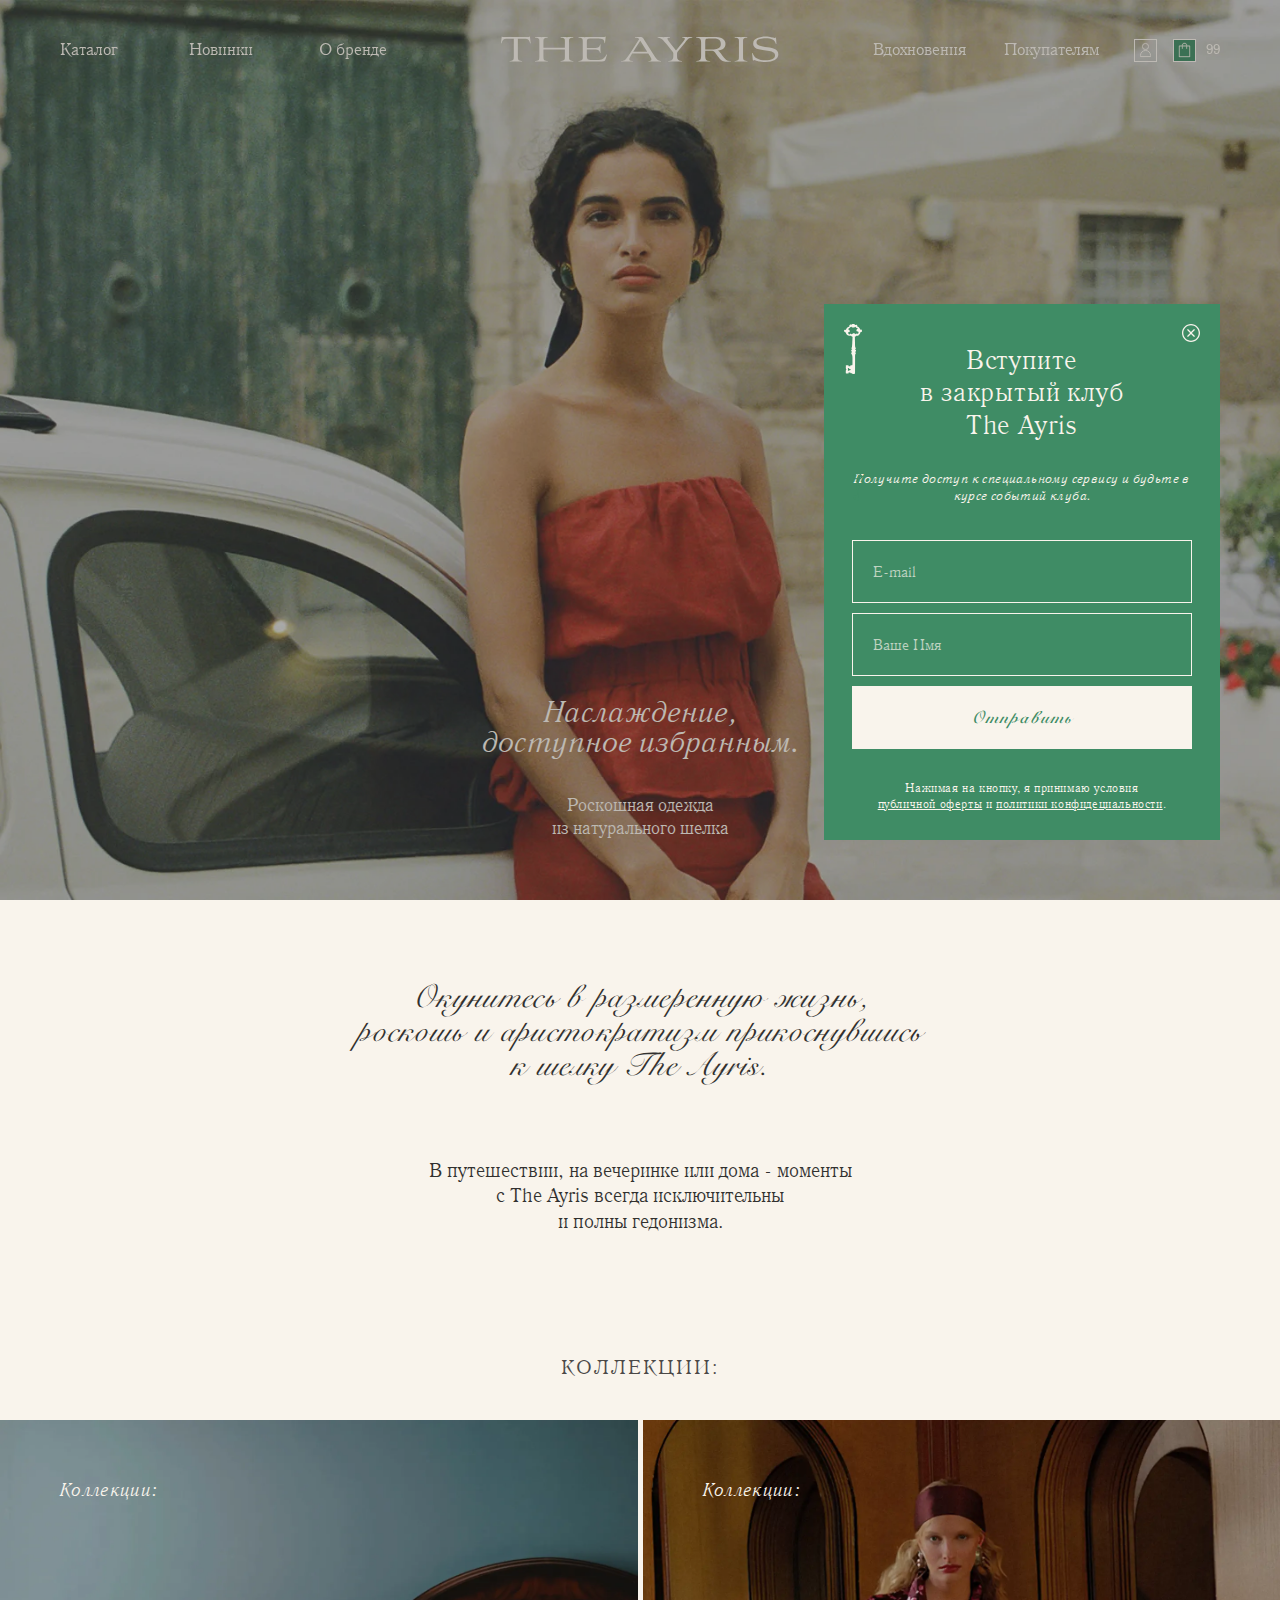
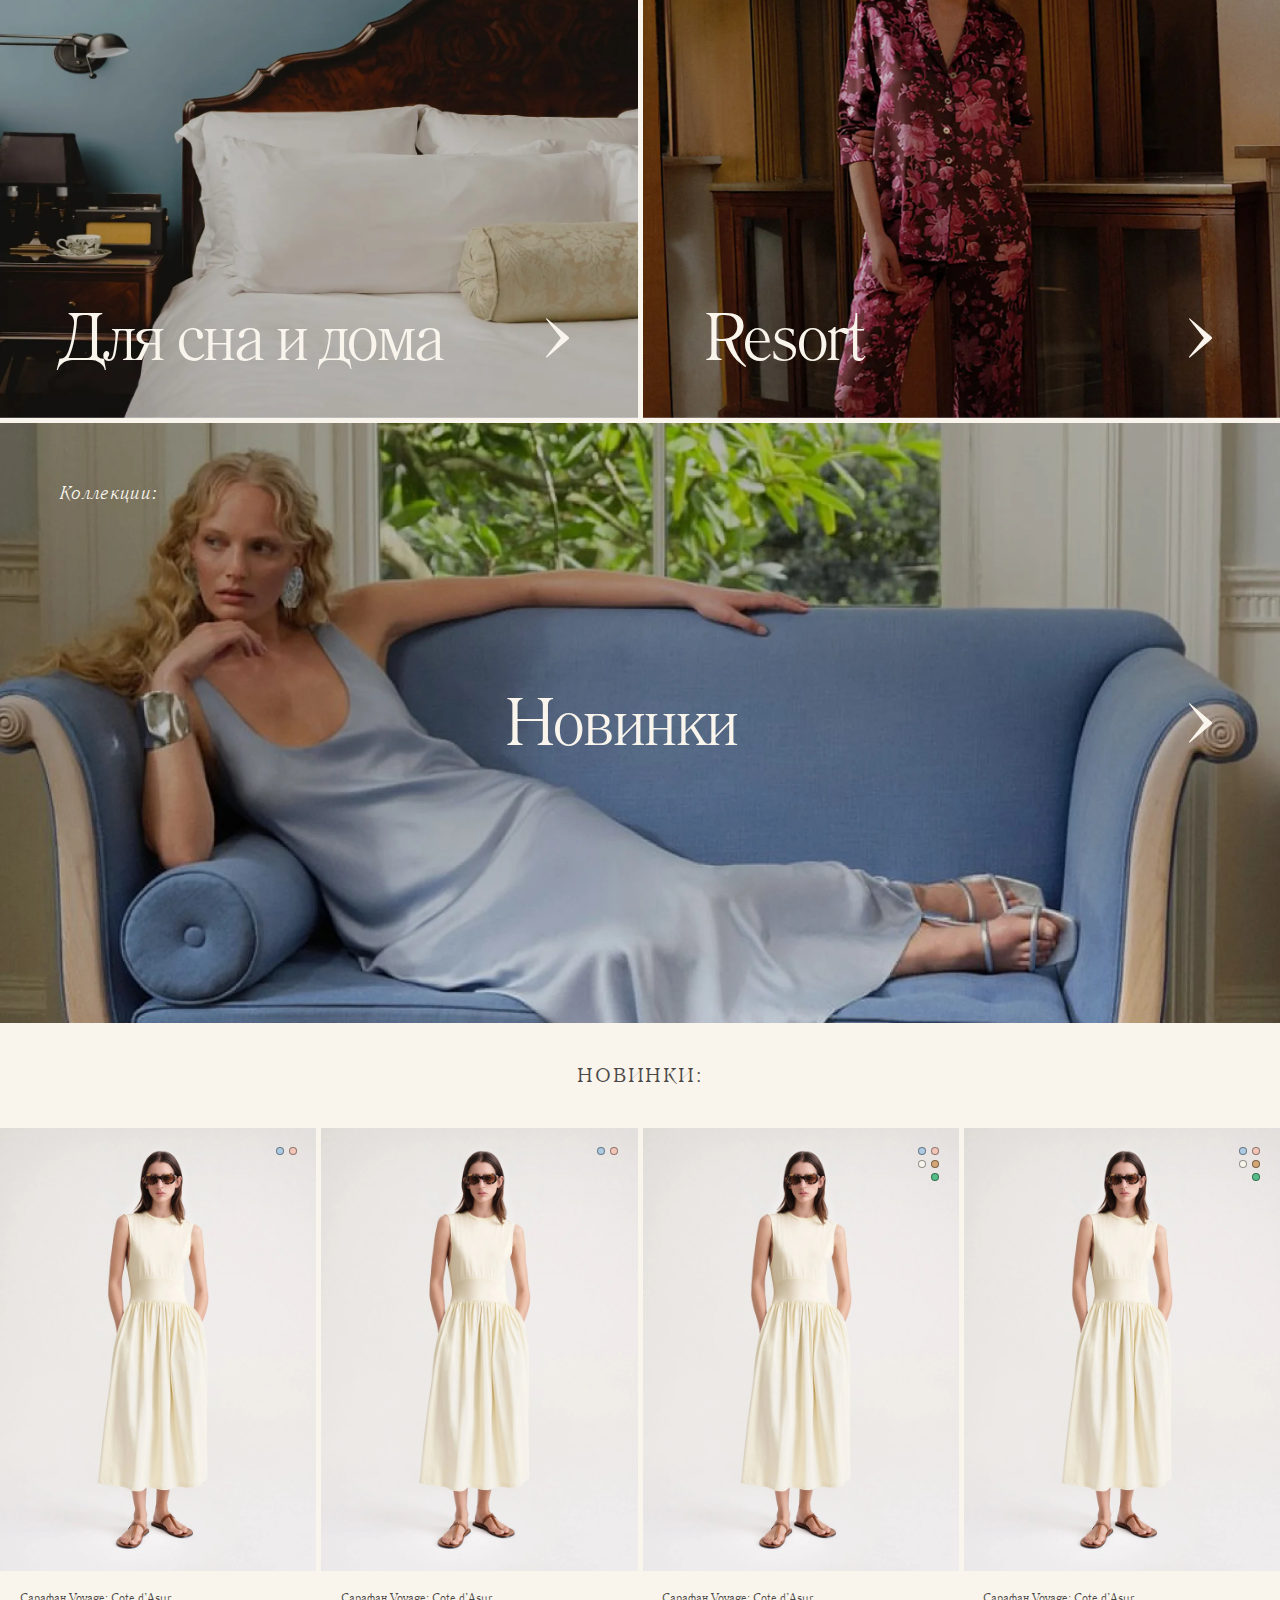
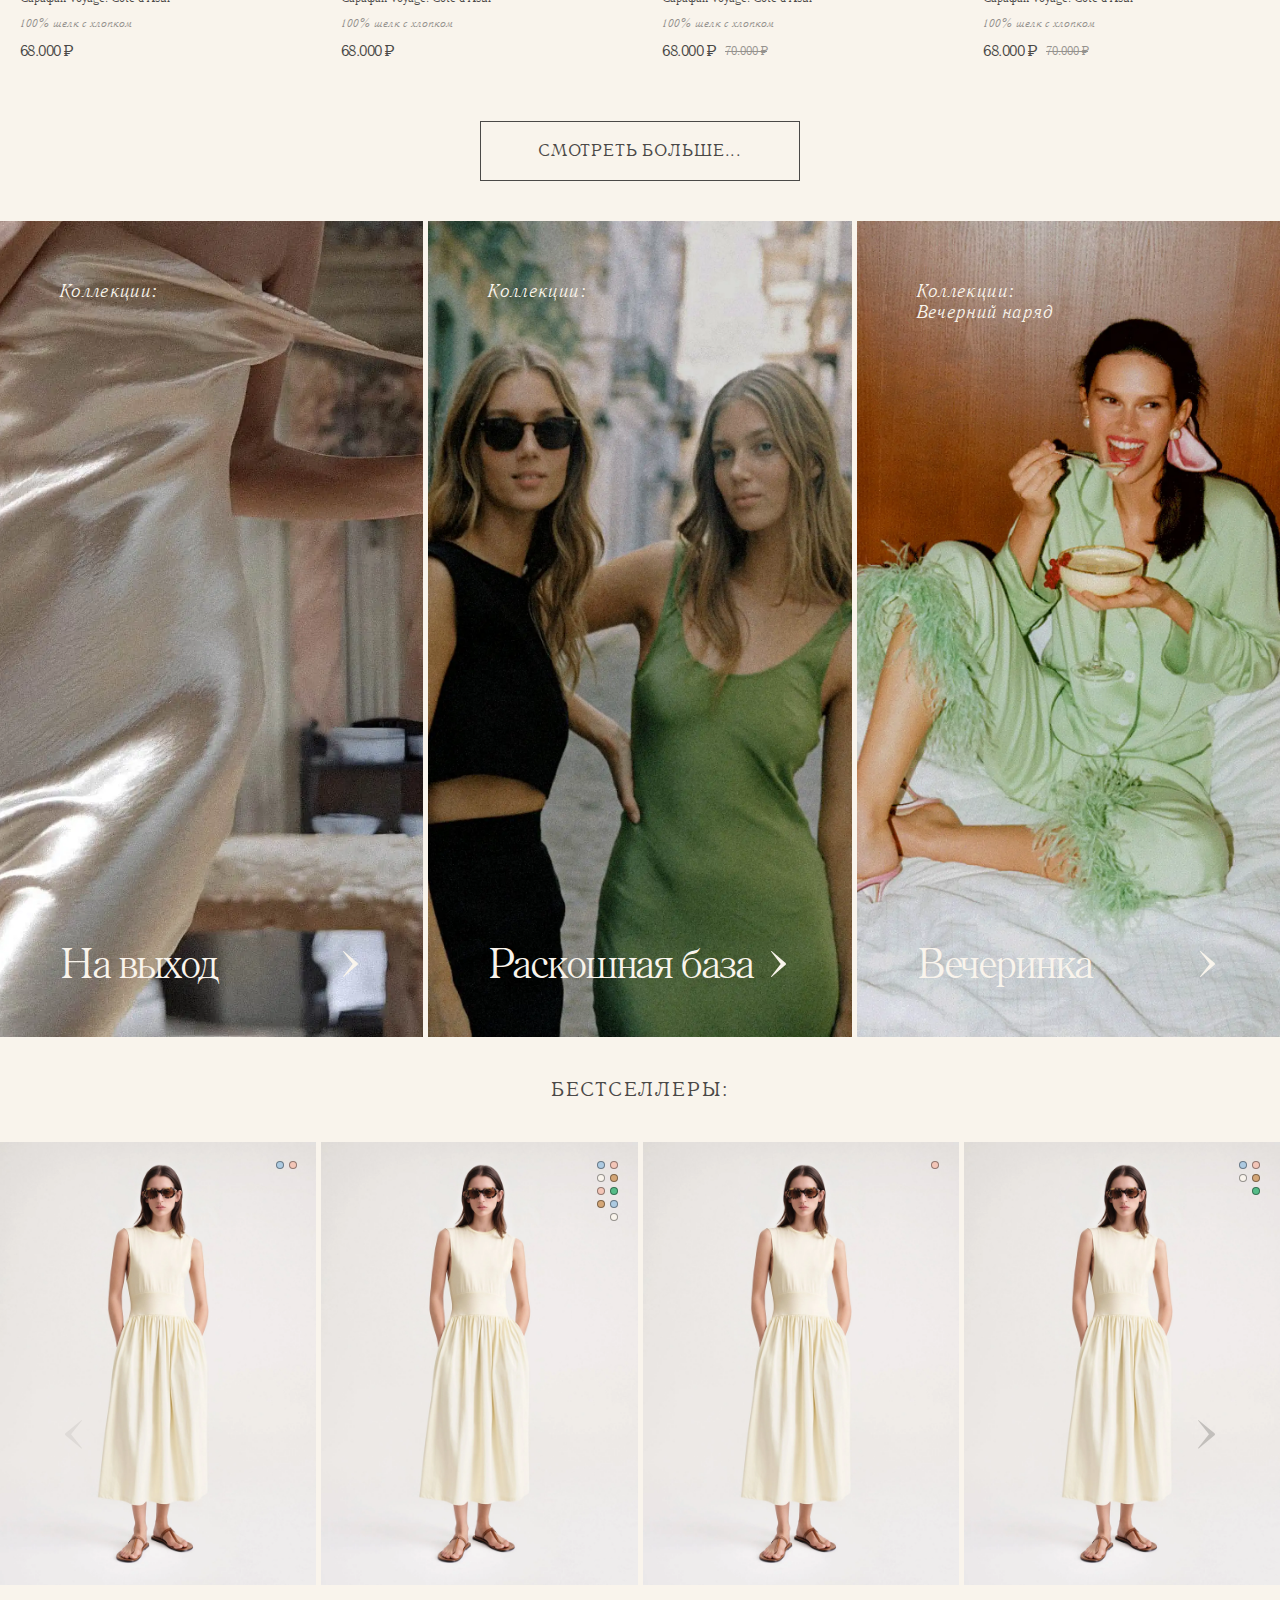
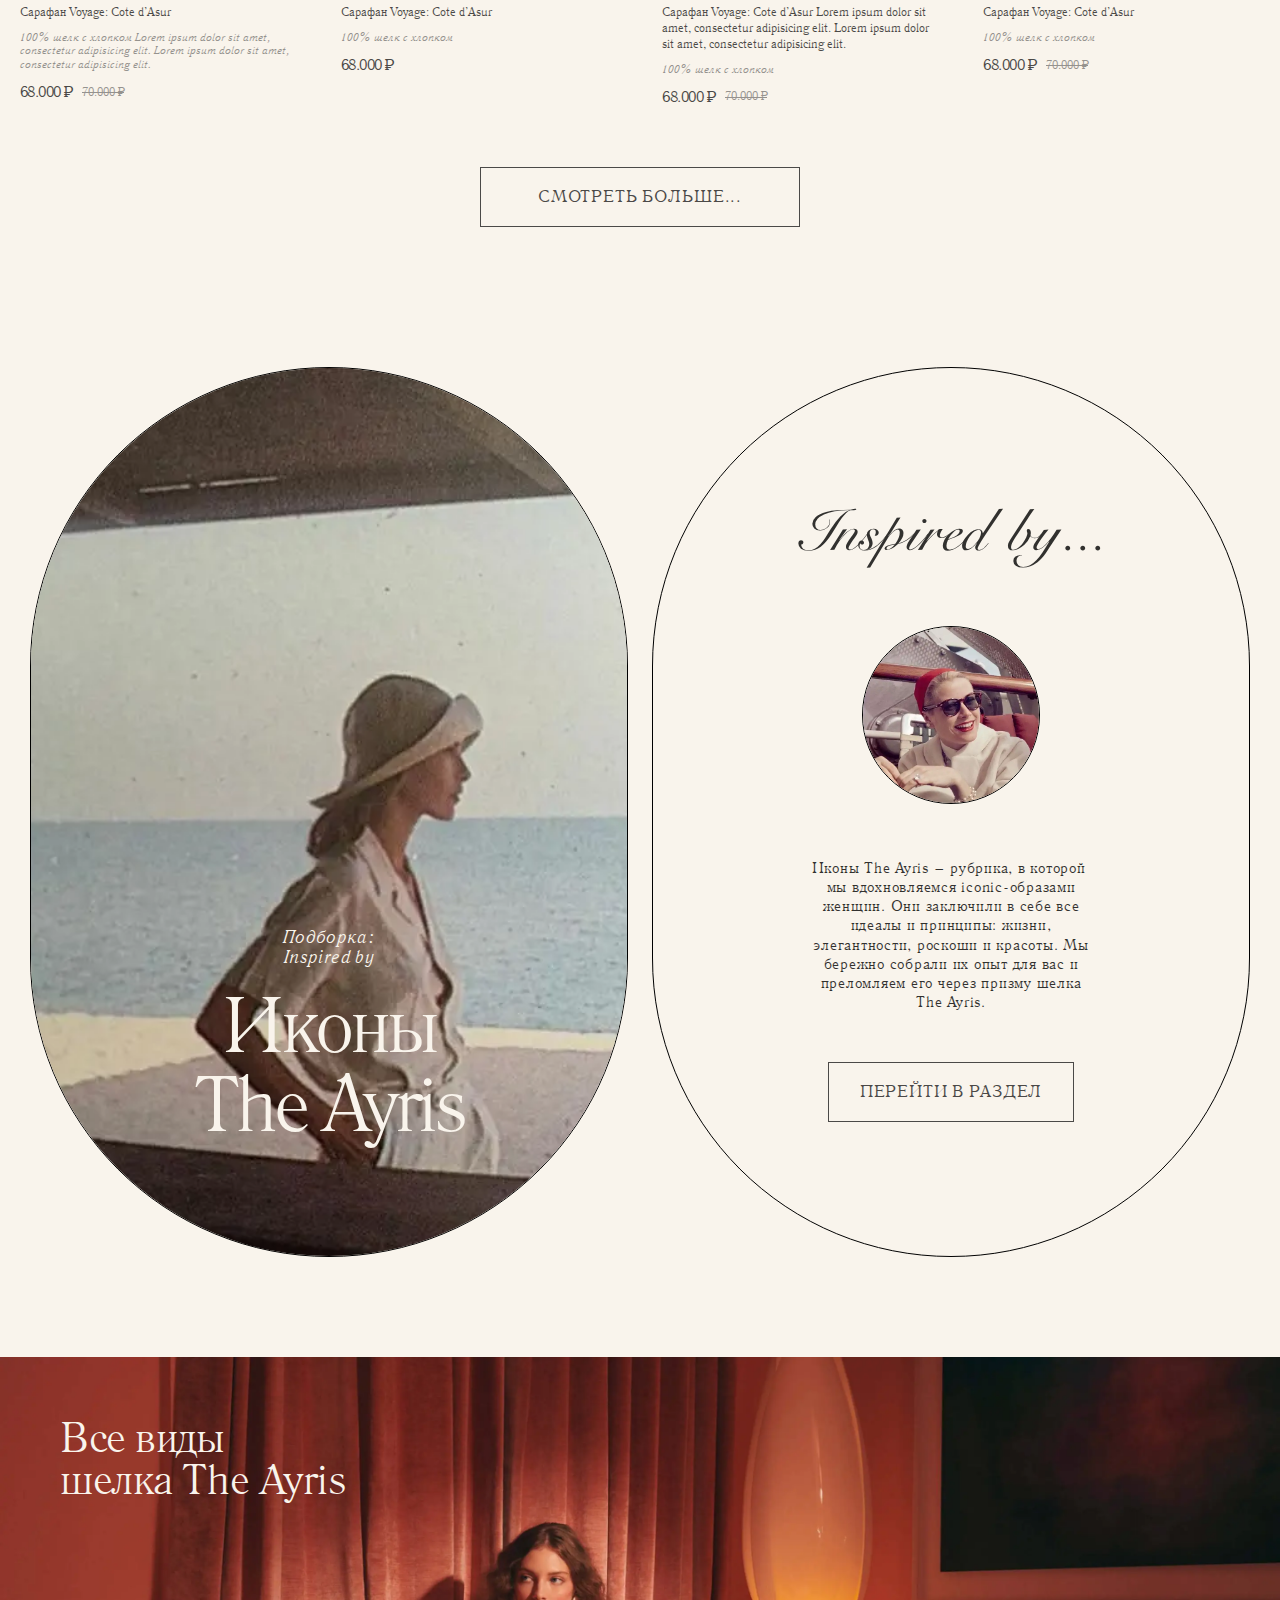
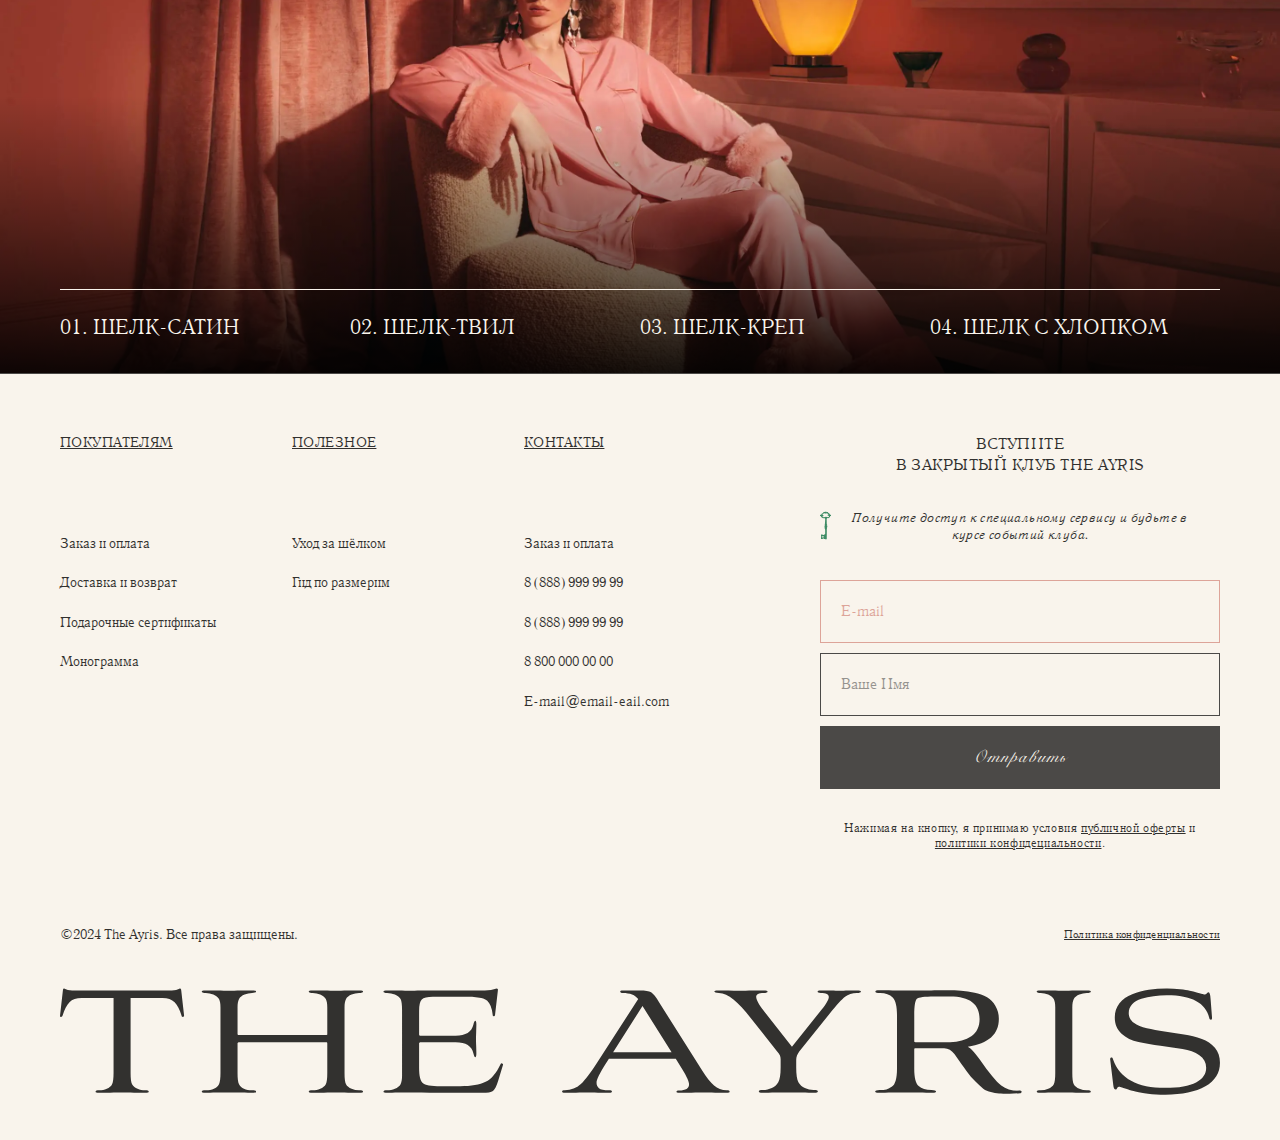
<file: index.html>
<!DOCTYPE html>
<html lang="en">
<head>
  <meta charset="UTF-8">
  <meta name="viewport"
        content="width=device-width, user-scalable=no, initial-scale=1.0, maximum-scale=1.0, minimum-scale=1.0">
  <meta http-equiv="X-UA-Compatible" content="ie=edge">
  <link rel="stylesheet" href="./styles/libs/fancybox-5.0.min.css">
  <link rel="stylesheet" href="./styles/libs/swiper-bundle.min.css">
  <link rel="stylesheet" href="./styles/styles.css">
  <title>Index</title>
</head>
<body>
  <header class="header header_transparent" id="headerMain">
    <!--  Header burger menu  -->
    <button class="header-burger-button" id="hamburgerButton" type="button">
      <svg width="23" height="17" viewBox="0 0 23 17" fill="none" xmlns="http://www.w3.org/2000/svg">
        <line y1="0.5" x2="23" y2="0.5" stroke="#F9F4EC"/>
        <line y1="8.5" x2="23" y2="8.5" stroke="#F9F4EC"/>
        <line y1="16.5" x2="23" y2="16.5" stroke="#F9F4EC"/>
      </svg>
    </button>
    <!--  Header burger menu  -->

    <!--  Header logo  -->
    <a class="header__logo-wrapper" href="/">
      <svg class="header__logo" width="312" height="29" viewBox="0 0 312 29" fill="none" xmlns="http://www.w3.org/2000/svg">
        <title>THE AYRIS</title>
        <path d="M14.394 22.7071V2.51846H5.7972C4.38203 2.51846 3.2958 2.89654 2.5385 3.65268C1.78121 4.40882 1.17248 5.5939 0.712317 7.20793C0.613463 7.50276 0.46605 7.6519 0.268344 7.6519C0.0376857 7.6519 -0.043825 7.45766 0.0220773 7.05878L0.762611 0.494572C0.793828 0.173732 0.910024 0.000305176 1.10773 0.000305176C1.20658 0.0267551 1.30076 0.0682874 1.38695 0.123438C1.61396 0.234894 1.85399 0.31762 2.10147 0.369705C2.50651 0.461062 2.92113 0.50299 3.33627 0.494572H29.9833C30.3979 0.50285 30.8119 0.460923 31.2164 0.369705C31.4649 0.317396 31.7061 0.234685 31.9344 0.123438C32.0177 0.0687787 32.109 0.0272497 32.2049 0.000305176C32.4362 0.000305176 32.568 0.165061 32.6003 0.494572L33.3409 7.05878C33.4068 7.4542 33.3079 7.6519 33.0443 7.6519C32.8137 7.6519 32.6819 7.50276 32.6506 7.20793C32.1882 5.58928 31.5789 4.40419 30.8227 3.65268C30.0666 2.90116 28.9838 2.52309 27.5744 2.51846H18.9759V22.7071C18.9759 24.1882 19.1077 25.1917 19.3713 25.7178C19.7089 26.2823 20.2326 26.7116 20.8524 26.9318C21.4768 27.1983 22.1471 27.3409 22.826 27.3515C23.5197 27.3515 23.8666 27.4833 23.8666 27.7469C23.8666 27.9446 23.5706 28.0434 22.9786 28.0434C22.3196 28.0434 21.2993 28.0267 19.9176 27.9932C18.536 27.9596 17.4665 27.9434 16.7092 27.9446C15.9196 27.9446 14.8339 27.9608 13.4523 27.9932C12.0706 28.0255 11.0665 28.0423 10.4398 28.0434C9.84903 28.0434 9.55305 27.9446 9.55189 27.7469C9.55189 27.4833 9.89875 27.3515 10.5925 27.3515C11.2713 27.3409 11.9416 27.1983 12.5661 26.9318C13.2598 26.6531 13.7373 26.2485 13.9986 25.7178C14.2599 25.1871 14.3917 24.1835 14.394 22.7071Z" fill="black"/>
        <path d="M43.1537 22.707V5.08513C43.1537 4.0966 43.0225 3.3393 42.76 2.81324C42.4641 2.28833 41.9536 1.88367 41.2287 1.59925C40.5856 1.33598 39.8995 1.1937 39.2048 1.17955C38.481 1.17955 38.1191 1.04775 38.1191 0.784141C38.1191 0.588747 38.4319 0.490472 39.0574 0.489316C39.7141 0.489316 40.7506 0.505502 42.1669 0.537875C43.5832 0.570248 44.6695 0.587013 45.4256 0.588169C46.2141 0.588169 47.3079 0.571404 48.7069 0.537875C50.1058 0.504346 51.1343 0.488159 51.7921 0.489316C52.4165 0.489316 52.7304 0.588169 52.7304 0.784141C52.7304 1.04775 52.3685 1.17955 51.6447 1.17955C50.9577 1.19237 50.2793 1.33476 49.6451 1.59925C48.9375 1.87789 48.4357 2.28255 48.1398 2.81324C47.8761 3.34045 47.7443 4.09775 47.7443 5.08513V12.1401C47.7443 12.3708 47.8432 12.487 48.0409 12.487H71.6356C71.6691 12.492 71.7033 12.489 71.7355 12.4784C71.7676 12.4678 71.7968 12.4498 71.8208 12.4258C71.8447 12.4019 71.8627 12.3727 71.8733 12.3405C71.8839 12.3084 71.8869 12.2742 71.8819 12.2407V5.08513C71.8819 4.0966 71.7507 3.3393 71.4882 2.81324C71.1922 2.28833 70.6905 1.88367 69.9829 1.59925C69.3482 1.33686 68.6699 1.19625 67.9833 1.18476C67.2583 1.18476 66.8976 1.05295 66.8976 0.789344C66.8976 0.59395 67.2104 0.495675 67.8358 0.494518C68.4937 0.494518 69.5216 0.510705 70.9194 0.543078C72.3172 0.575451 73.3953 0.592216 74.1538 0.593372C74.9423 0.593372 76.0447 0.576607 77.461 0.543078C78.8774 0.509549 79.9139 0.493362 80.5706 0.494518C81.1949 0.494518 81.5088 0.593372 81.5088 0.789344C81.5088 1.05295 81.1464 1.18476 80.4214 1.18476C79.735 1.19775 79.0572 1.34014 78.4236 1.60445C77.7148 1.88309 77.213 2.28775 76.9182 2.81844C76.6546 3.34566 76.5228 4.10296 76.5228 5.09033V22.707C76.5228 24.254 76.6546 25.2576 76.9182 25.7177C77.213 26.245 77.7148 26.6496 78.4236 26.9317C79.057 27.1968 79.7349 27.3393 80.4214 27.3514C81.1464 27.3514 81.5088 27.4832 81.5088 27.7468C81.5088 27.9445 81.1949 28.0434 80.5706 28.0434C79.9116 28.0434 78.8832 28.0266 77.4853 27.9931C76.0875 27.9596 75.0099 27.9434 74.2526 27.9445C73.4618 27.9445 72.3675 27.9607 70.9697 27.9931C69.5719 28.0255 68.5272 28.0422 67.8358 28.0434C67.2104 28.0434 66.8976 27.9445 66.8976 27.7468C66.8976 27.4832 67.2583 27.3514 67.9833 27.3514C68.6703 27.3391 69.3488 27.1967 69.9829 26.9317C70.6893 26.6531 71.1911 26.2484 71.4882 25.7177C71.7507 25.2553 71.8819 24.2517 71.8819 22.707V14.8092C71.8819 14.5785 71.8004 14.4623 71.6356 14.4623H48.0912C48.0441 14.4557 47.9961 14.4601 47.951 14.4751C47.9059 14.4902 47.8649 14.5156 47.8312 14.5492C47.7976 14.5829 47.7722 14.6239 47.7572 14.669C47.7421 14.7141 47.7377 14.7621 47.7443 14.8092V22.707C47.7443 24.1881 47.8761 25.1917 48.1398 25.7177C48.7641 26.8034 49.9324 27.3462 51.6447 27.3462C52.3673 27.3462 52.7292 27.478 52.7304 27.7416C52.7304 27.9393 52.4165 28.0382 51.7921 28.0382C51.1331 28.0382 50.1047 28.0214 48.7069 27.9879C47.309 27.9544 46.2315 27.9382 45.4742 27.9393C44.6857 27.9393 43.5832 27.9555 42.1669 27.9879C40.7506 28.0203 39.7141 28.037 39.0574 28.0382C38.4307 28.0382 38.118 27.9393 38.1191 27.7416C38.1191 27.478 38.481 27.3462 39.2048 27.3462C40.9495 27.3462 42.1346 26.8034 42.76 25.7177C43.0225 25.0934 43.1537 24.0898 43.1537 22.707Z" fill="black"/>
        <path d="M113.365 28.0382H101.665C100.217 28.0382 98.7441 28.0215 97.248 27.988C95.7519 27.9544 94.7726 27.9382 94.3102 27.9394C93.554 27.9394 92.4846 27.9556 91.1018 27.988C89.719 28.0203 88.6992 28.0371 88.0425 28.0382C87.3488 28.0382 87.002 27.9394 87.002 27.7417C87.002 27.4781 87.3297 27.3463 87.9887 27.3463C88.7026 27.3374 89.4084 27.195 90.0699 26.9266C90.7925 26.6479 91.3024 26.2433 91.5995 25.7126C91.8631 25.1877 91.9949 24.431 91.9949 23.4424V5.82572C91.9949 4.31112 91.8631 3.30698 91.5995 2.81329C91.3035 2.28839 90.7936 1.88372 90.0699 1.5993C89.4081 1.33181 88.7025 1.1895 87.9887 1.17961C87.3297 1.17961 87.002 1.0478 87.002 0.784195C87.002 0.588801 87.3488 0.490525 88.0425 0.489369C88.6669 0.489369 89.6536 0.505556 91.0029 0.537929C92.3522 0.570302 93.3893 0.587067 94.1142 0.588223C94.7721 0.588223 95.7675 0.571458 97.1006 0.537929C98.4337 0.5044 99.4291 0.488213 100.087 0.489369H114.114C114.717 0.498235 115.32 0.456466 115.916 0.364502C116.269 0.314411 116.618 0.231977 116.956 0.118236C117.1 0.0560299 117.253 0.016258 117.409 0.000305176C117.737 0.000305176 117.853 0.215355 117.756 0.641985L117.015 7.05878C117.022 7.12709 117.01 7.19595 116.979 7.25735C116.948 7.31876 116.901 7.37018 116.842 7.40564C116.795 7.43862 116.739 7.45632 116.681 7.45632C116.624 7.45632 116.568 7.43862 116.521 7.40564C116.465 7.35778 116.422 7.29665 116.396 7.22785C116.37 7.15906 116.362 7.08482 116.372 7.01196C116.306 6.22389 116.123 5.45004 115.829 4.71579C115.621 4.1912 115.311 3.71312 114.917 3.30929C114.57 2.98094 114.035 2.73409 113.311 2.56876C112.663 2.41453 112.003 2.31475 111.339 2.27046C110.746 2.23925 109.873 2.22306 108.722 2.22191H100.283C98.7684 2.22191 97.7729 2.45314 97.2966 2.91561C96.8202 3.37808 96.5821 4.4146 96.5821 6.02516V12.2911C96.5821 12.5547 96.6965 12.6865 96.9289 12.6865H106.407C109.139 12.6865 110.735 11.6829 111.195 9.6758C111.358 9.01678 111.522 8.68726 111.688 8.68726C111.885 8.68726 111.984 9.01678 111.984 9.6758C111.984 10.0383 111.967 10.6869 111.936 11.6251C111.904 12.5634 111.885 13.2137 111.885 13.5744C111.885 13.9352 111.901 14.5786 111.936 15.4995C111.97 16.4204 111.984 17.0794 111.984 17.4748C111.984 18.1338 111.885 18.4616 111.688 18.4616C111.514 18.4616 111.358 18.1338 111.195 17.4748C110.767 15.4677 109.171 14.4635 106.407 14.4624H96.9272C96.88 14.4554 96.8318 14.4595 96.7866 14.4744C96.7413 14.4894 96.7001 14.5147 96.6664 14.5485C96.6327 14.5822 96.6073 14.6233 96.5924 14.6686C96.5774 14.7139 96.5733 14.7621 96.5803 14.8092V21.3318C96.5803 23.4696 96.9012 24.827 97.5428 25.4039C98.1845 25.9808 99.7887 26.2699 102.355 26.271H107.636C110.631 26.271 112.91 25.8762 114.473 25.0865C116.036 24.2968 117.361 22.736 118.448 20.404C118.611 20.0415 118.808 19.9774 119.039 20.2063C119.171 20.2722 119.213 20.3797 119.138 20.5531L117.855 24.7986C117.392 26.2797 116.923 27.1931 116.448 27.5388C115.973 27.8845 114.945 28.051 113.365 28.0382Z" fill="black"/>
        <path d="M167.489 21.8832L165.622 18.9037H147.636L146.861 20.1177C145.164 22.7931 144.315 24.5274 144.315 25.3205C144.302 25.6005 144.353 25.8798 144.464 26.1371C144.575 26.3944 144.744 26.6228 144.957 26.8051C145.384 27.167 146.288 27.3479 147.671 27.3479C148.191 27.3479 148.46 27.4641 148.46 27.6948C148.46 27.9254 148.214 28.0416 147.72 28.0416C147.026 28.0416 146.022 28.0248 144.709 27.9913C143.395 27.9578 142.409 27.9416 141.749 27.9428C141.089 27.9428 140.094 27.9589 138.762 27.9913C137.43 28.0237 136.435 28.0405 135.776 28.0416C135.282 28.0416 135.035 27.926 135.035 27.6948C135.035 27.4658 135.281 27.3479 135.776 27.3479C137.486 27.3479 138.925 26.797 140.094 25.6951C141.263 24.5933 142.801 22.5445 144.709 19.5489L155.52 2.81665C154.697 1.731 153.315 1.1876 151.374 1.18644C150.912 1.18644 150.68 1.05464 150.68 0.791026C150.68 0.595054 150.893 0.496201 151.322 0.496201H155.954C157.413 0.496201 158.426 0.669628 158.992 1.01648C159.559 1.36334 160.297 2.29637 161.207 3.81559L172.808 22.178C173.893 23.9031 174.93 25.1974 175.917 26.0611C176.85 26.9038 178.066 27.3655 179.323 27.3548C179.849 27.3548 180.112 27.4866 180.112 27.7502C180.112 27.948 179.849 28.0468 179.323 28.0468C178.629 28.0468 177.601 28.03 176.238 27.9965C174.875 27.963 173.831 27.9468 173.108 27.948C172.386 27.948 171.294 27.9641 169.83 27.9965C168.366 28.0289 167.273 28.0457 166.55 28.0468C166.056 28.0468 165.81 27.948 165.81 27.7502C165.81 27.519 166.057 27.4034 166.55 27.4034C168.313 27.4034 169.195 26.8438 169.195 25.7246C169.195 25.0644 168.626 23.784 167.489 21.8832ZM156.672 4.66885L148.765 17.1278H164.5L156.672 4.66885Z" fill="black"/>
        <path d="M193.829 21.226V19.2021C193.849 18.7998 193.79 18.3973 193.656 18.0176C193.431 17.5925 193.157 17.195 192.841 16.8331L185.931 8.09587C184.088 5.76039 182.492 4.04057 181.143 2.93642C179.794 1.83226 178.494 1.24839 177.243 1.1848C176.421 1.1189 176.008 0.987097 176.008 0.789391C176.008 0.591684 176.337 0.494565 176.996 0.494565C177.818 0.494565 178.739 0.510751 179.759 0.543124C180.779 0.575497 181.766 0.592262 182.721 0.593418C183.741 0.593418 184.965 0.576653 186.393 0.543124C187.821 0.509595 188.78 0.493408 189.272 0.494565C189.965 0.494565 190.312 0.59284 190.312 0.789391C190.312 1.053 189.965 1.1848 189.272 1.1848C187.929 1.1848 187.257 1.53166 187.256 2.22537C187.256 3.01851 187.961 4.30533 189.37 6.08585L196.873 15.6608L204.817 5.70778C206.131 4.10185 206.788 2.95492 206.788 2.26699C206.788 1.54553 206.065 1.1848 204.62 1.1848C204.059 1.1848 203.779 1.053 203.78 0.789391C203.78 0.593996 204.043 0.495721 204.569 0.494565C205.457 0.494565 206.386 0.510751 207.356 0.543124C208.327 0.575497 209.108 0.592262 209.701 0.593418C210.326 0.593418 211.098 0.576653 212.02 0.543124C212.941 0.509595 213.715 0.493408 214.34 0.494565C215.063 0.494565 215.425 0.59284 215.426 0.789391C215.426 1.053 215.064 1.1848 214.34 1.1848C213.057 1.21718 211.996 1.55305 211.156 2.19241C210.317 2.83178 208.929 4.3643 206.994 6.78996L198.886 16.8591C198.308 17.6523 198.019 18.4275 198.019 19.1848V21.2122C198.019 23.0933 198.216 24.4292 198.611 25.22C199.005 25.9076 199.614 26.4463 200.345 26.7531C201.07 27.1006 201.861 27.2864 202.665 27.2977C203.455 27.2977 203.85 27.4289 203.85 27.6914C203.85 27.9226 203.521 28.0382 202.863 28.0382C202.072 28.0382 200.912 28.0215 199.382 27.9879C197.853 27.9544 196.726 27.9382 196.002 27.9394C195.244 27.9394 194.108 27.9556 192.596 27.9879C191.084 28.0203 189.866 28.0371 188.942 28.0382C188.285 28.0382 187.956 27.9226 187.955 27.6914C187.955 27.4301 188.334 27.2989 189.091 27.2977C189.911 27.2912 190.719 27.1059 191.46 26.7549C192.191 26.4487 192.8 25.9105 193.194 25.2235C193.619 24.4674 193.83 23.1349 193.829 21.226Z" fill="black"/>
        <path d="M225.133 7.20784C225.133 4.77062 224.746 3.16584 223.973 2.39351C223.199 1.62118 222.072 1.21652 220.591 1.17952C219.737 1.17952 219.309 1.06391 219.308 0.832669C219.308 0.56906 219.655 0.437256 220.348 0.437256C221.302 0.437256 222.511 0.45402 223.976 0.48755C225.441 0.521079 226.733 0.537265 227.851 0.536109C228.936 0.536109 230.786 0.519923 233.4 0.48755C236.014 0.455177 237.749 0.438412 238.603 0.437256C240.018 0.437256 241.269 0.4783 242.354 0.560389C243.584 0.665505 244.805 0.855572 246.008 1.12923C247.185 1.36071 248.318 1.77688 249.364 2.3623C250.292 2.92921 251.064 3.71837 251.61 4.65847C252.236 5.72725 252.553 6.94927 252.524 8.18771C252.524 12.3014 249.743 14.7872 244.181 15.6451C244.939 16.0382 246.008 17.1897 247.389 19.0997C249.89 22.7209 251.815 25.0408 253.166 26.0594C254.516 27.0779 256.178 27.5404 258.15 27.4468C258.23 27.4408 258.311 27.4507 258.387 27.476C258.463 27.5013 258.534 27.5415 258.594 27.5942C258.64 27.6325 258.671 27.6865 258.68 27.7459C258.69 27.8054 258.677 27.8661 258.644 27.9168C258.599 27.9808 258.54 28.0339 258.472 28.0723C258.403 28.1107 258.327 28.1334 258.249 28.1387C257.262 28.237 256.324 28.2862 255.436 28.2862C254.119 28.2862 253.165 28.27 252.573 28.2376C251.829 28.1766 251.093 28.0442 250.375 27.8422C249.64 27.6742 248.944 27.3637 248.327 26.9282C247.616 26.3532 246.94 25.7352 246.303 25.0778C245.398 24.1639 244.565 23.1817 243.811 22.1399C243.002 21.0381 241.94 19.5495 240.627 17.6742C239.839 16.6197 238.901 16.0763 237.814 16.044H230.064C229.866 16.044 229.767 16.1601 229.767 16.3908V21.5728C229.767 23.9742 230.162 25.5292 230.952 26.238C231.741 26.9467 232.893 27.3005 234.408 27.2994C235.23 27.3653 235.641 27.4965 235.641 27.693C235.641 27.9243 235.312 28.0399 234.654 28.0399C233.7 28.0399 232.458 28.0231 230.927 27.9896C229.397 27.9561 228.27 27.9399 227.547 27.941C226.79 27.941 225.622 27.9572 224.042 27.9896C222.463 28.022 221.196 28.0387 220.241 28.0399C219.582 28.0399 219.254 27.9237 219.254 27.693C219.254 27.4976 219.665 27.3664 220.487 27.2994C221.092 27.3154 221.698 27.2572 222.289 27.1259C222.795 26.9804 223.272 26.7454 223.695 26.4322C224.19 26.0854 224.552 25.5113 224.783 24.698C225.013 23.8846 225.13 22.8475 225.13 21.5641L225.133 7.20784ZM230.069 14.4137H239.399C241.736 14.4137 243.644 13.8935 245.122 12.8529C246.601 11.8123 247.342 10.2578 247.344 8.18944C247.344 4.14281 244.695 2.1195 239.397 2.1195H235.152C232.517 2.1195 230.962 2.33339 230.487 2.76118C230.012 3.18896 229.773 4.65327 229.771 7.15408V14.1172C229.765 14.1576 229.768 14.1989 229.781 14.2377C229.794 14.2765 229.816 14.3117 229.845 14.3405C229.874 14.3693 229.909 14.391 229.948 14.4037C229.987 14.4164 230.028 14.4198 230.069 14.4137Z" fill="black"/>
        <path d="M267.697 22.707V5.08513C267.697 4.0966 267.565 3.3393 267.302 2.81324C267.004 2.28833 266.503 1.88367 265.796 1.59925C265.162 1.33476 264.484 1.19237 263.797 1.17955C263.074 1.17955 262.712 1.04775 262.711 0.784141C262.711 0.588747 263.007 0.490472 263.601 0.489316C264.257 0.489316 265.294 0.505502 266.71 0.537875C268.126 0.570248 269.212 0.587013 269.967 0.588169C270.723 0.588169 271.809 0.571404 273.226 0.537875C274.642 0.504346 275.679 0.488159 276.335 0.489316C276.96 0.489316 277.274 0.588169 277.274 0.784141C277.274 1.04775 276.911 1.17955 276.186 1.17955C275.499 1.19398 274.82 1.33814 274.187 1.60445C273.478 1.88309 272.976 2.28775 272.681 2.81844C272.418 3.34566 272.286 4.10296 272.286 5.09033V22.707C272.286 24.1881 272.418 25.1917 272.681 25.7177C272.976 26.245 273.478 26.6496 274.187 26.9317C274.82 27.1968 275.498 27.3393 276.184 27.3514C276.909 27.3514 277.272 27.4832 277.272 27.7468C277.272 27.9445 276.958 28.0434 276.334 28.0434C275.675 28.0434 274.646 28.0266 273.248 27.9931C271.851 27.9596 270.776 27.9416 270.024 27.9393C269.266 27.9393 268.18 27.9555 266.766 27.9879C265.352 28.0203 264.299 28.037 263.608 28.0382C263.014 28.0382 262.718 27.9393 262.718 27.7416C262.718 27.478 263.08 27.3462 263.804 27.3462C264.491 27.3342 265.169 27.1918 265.803 26.9265C266.511 26.6479 267.013 26.2432 267.308 25.7125C267.567 25.1911 267.697 24.1893 267.697 22.707Z" fill="black"/>
        <path d="M309.476 2.7647L309.872 7.84785C309.878 7.92821 309.868 8.009 309.843 8.08553C309.818 8.16205 309.777 8.23277 309.724 8.29356C309.681 8.34116 309.623 8.37212 309.56 8.381C309.496 8.38989 309.432 8.37611 309.377 8.34211C309.303 8.29421 309.241 8.22863 309.198 8.15119C309.155 8.07375 309.131 7.98683 309.129 7.89814C308.142 3.85151 304.358 1.8282 297.777 1.8282C296.558 1.82225 295.341 1.89582 294.131 2.04845C293.027 2.19364 291.937 2.43327 290.873 2.7647C289.82 3.09421 288.989 3.57981 288.381 4.22149C288.081 4.53241 287.846 4.89951 287.689 5.30164C287.533 5.70376 287.457 6.13296 287.467 6.56449C287.458 7.08253 287.577 7.59468 287.814 8.05546C288.051 8.51624 288.398 8.91138 288.825 9.20578C289.73 9.88099 290.898 10.3747 292.33 10.6868C293.761 10.999 295.344 11.2881 297.08 11.554L302.338 12.3656C303.972 12.6081 305.579 13.0035 307.139 13.5467C308.502 14.012 309.713 14.84 310.642 15.9417C311.547 17.0285 312 18.3621 312 19.9426C312 22.6747 310.691 24.7888 308.075 26.2849C305.459 27.781 301.863 28.5296 297.29 28.5307C296.402 28.5307 295.579 28.5146 294.822 28.4822C294.064 28.4498 293.333 28.3839 292.626 28.2845C291.917 28.1856 291.343 28.1024 290.892 28.0382C290.441 27.974 289.896 27.8648 289.239 27.6914C288.582 27.5179 288.127 27.4121 287.881 27.3445C287.635 27.2769 287.174 27.1312 286.494 26.9005C285.814 26.6699 285.399 26.5381 285.235 26.5051C284.808 26.375 284.52 26.4479 284.368 26.7271C284.215 27.0063 284.097 27.1468 283.998 27.1468C283.603 27.1468 283.371 26.7358 283.304 25.9137L282.467 19.0027C282.467 18.7061 282.597 18.5587 282.86 18.5587C283.034 18.5587 283.157 18.7321 283.256 19.0512C285.072 24.1558 289.748 26.708 297.284 26.708C301.003 26.708 303.767 26.2247 305.578 25.2582C307.388 24.2916 308.293 22.9713 308.292 21.2971C308.292 19.8877 307.682 18.7645 306.464 17.9274C305.245 17.0903 303.731 16.5377 301.92 16.2695L295.998 15.3885C293.861 15.0717 291.888 14.7248 290.079 14.3479C288.269 13.971 286.755 13.231 285.536 12.128C284.319 11.025 283.71 9.58501 283.71 7.80796C283.71 6.29568 284.13 5.00422 284.969 3.9336C285.809 2.86298 286.955 2.05365 288.408 1.50562C289.842 0.966927 291.329 0.578679 292.843 0.347132C294.46 0.109477 296.094 -0.00646602 297.728 0.000278059C298.916 -0.00322511 300.103 0.06279 301.284 0.197985C302.402 0.329789 303.265 0.461594 303.875 0.593398C304.484 0.725203 305.183 0.89863 305.973 1.11368C306.763 1.32873 307.289 1.46863 307.551 1.53337C307.947 1.6328 308.243 1.5669 308.441 1.33567C308.639 1.10674 308.802 0.988812 308.933 0.988812C309.231 0.987655 309.412 1.57962 309.476 2.7647Z" fill="black"/>
      </svg>
    </a>
    <!--  Header logo  -->

    <!--  Mobile user menu  -->
    <div class="header-menu__item_user_mobile">
      <a class="header-menu__item_user-link" href="/">
        <svg class="header-menu__item_user-link-icon" width="23" height="23" viewBox="0 0 23 23" fill="none" xmlns="http://www.w3.org/2000/svg">
          <circle cx="11.5" cy="7.5" r="3.05" stroke="#F9F4EC" stroke-width="0.9"/>
          <path d="M6.45 16.5C6.45 13.711 8.71096 11.45 11.5 11.45C14.289 11.45 16.55 13.711 16.55 16.5V17.55H6.45V16.5Z" stroke="#F9F4EC" stroke-width="0.9"/>
          <rect x="0.5" y="0.5" width="22" height="22" stroke="#F9F4EC"/>
        </svg>
      </a>
      <button type="button" data-sidebar-open-button="cartSidebar" class="header-menu__item_user-link active">
        <svg class="header-menu__item_user-link-icon" width="23" height="23" viewBox="0 0 23 23" fill="none" xmlns="http://www.w3.org/2000/svg">
          <rect x="0.5" y="0.5" width="22" height="22" stroke="#F9F4EC"/>
          <path d="M16.7801 6.70964H13.92V6.4839C13.92 5.11423 12.8343 4 11.5 4C10.1657 4 9.07998 5.11423 9.07998 6.4839V6.70964H6.21993C6.09852 6.70964 6 6.81077 6 6.93538V17.7743C6 17.899 6.09852 18 6.21993 18H16.7801C16.9015 18 17 17.8989 17 17.7743V6.93538C17 6.81077 16.9015 6.70964 16.7801 6.70964ZM9.51999 6.4839C9.51999 5.3633 10.4082 4.45163 11.5 4.45163C12.5918 4.45163 13.48 5.3633 13.48 6.4839V6.70964H9.51999V6.4839ZM16.56 17.5485H6.44002V7.16127H9.07998V9.64518C9.07998 9.76995 9.1785 9.87092 9.29991 9.87092C9.42132 9.87092 9.51984 9.76979 9.51984 9.64518V7.16127H13.4799V9.64518C13.4799 9.76995 13.5784 9.87092 13.6998 9.87092C13.8212 9.87092 13.9197 9.76979 13.9197 9.64518V7.16127H16.5597V17.5485H16.56Z" fill="#F9F4EC" stroke="#F9F4EC" stroke-width="0.3"/>
        </svg>
        <span class="header-menu__item_user-link-count">99</span>
      </button>
    </div>
    <!--  Mobile user menu  -->

    <div class="header-menu-wrapper" id="headerMenu">
      <nav class="header-menu">

        <div class="header-menu__mobile-header">
          <div class="header-menu__mobile-header-title">Меню</div>
          <button type="button" class="header-menu__mobile-button" id="closeMenuButton">
            <svg width="17" height="13" viewBox="0 0 17 13" fill="none" xmlns="http://www.w3.org/2000/svg">
              <path d="M2.84615 1.043H2.23515C2.21782 1.043 2.17448 1.04733 2.10515 1.056C2.03582 1.056 1.96215 1.07767 1.88415 1.121C1.81482 1.15567 1.74982 1.21633 1.68915 1.303C1.62848 1.381 1.59815 1.498 1.59815 1.654V11.95C1.59815 12.106 1.62848 12.223 1.68915 12.301C1.74982 12.3877 1.81482 12.4483 1.88415 12.483C1.96215 12.5263 2.03582 12.548 2.10515 12.548C2.17448 12.5567 2.21782 12.561 2.23515 12.561H2.84615V12.886H0.66215V0.717999H2.84615V1.043ZM9.75717 4.865C9.79184 4.82167 9.81784 4.77833 9.83517 4.735C9.86117 4.683 9.87417 4.62667 9.87417 4.566C9.87417 4.45333 9.82651 4.35367 9.73117 4.267C9.64451 4.17167 9.50584 4.124 9.31517 4.124H9.27617V3.994H11.1872V4.124C10.9618 4.15 10.7842 4.21933 10.6542 4.332C10.5242 4.44467 10.4245 4.54867 10.3552 4.644L8.96417 6.568L10.6282 9.259C10.7235 9.415 10.8492 9.54933 11.0052 9.662C11.1612 9.766 11.3302 9.83533 11.5122 9.87V10H9.27617V9.87C9.44951 9.87 9.57951 9.82667 9.66617 9.74C9.75284 9.65333 9.79617 9.571 9.79617 9.493C9.79617 9.47567 9.78751 9.44967 9.77017 9.415C9.76151 9.37167 9.73117 9.30667 9.67917 9.22L8.47017 7.283L7.13117 9.337C7.08784 9.40633 7.06617 9.467 7.06617 9.519C7.06617 9.63167 7.12684 9.71833 7.24817 9.779C7.37817 9.83967 7.50384 9.87 7.62517 9.87H7.67717V10H5.70117V9.87C5.81384 9.844 5.96984 9.78333 6.16917 9.688C6.37717 9.584 6.57217 9.402 6.75417 9.142L8.24917 6.971L7.02717 4.917C7.00117 4.88233 6.96217 4.826 6.91017 4.748C6.85817 4.66133 6.78884 4.57467 6.70217 4.488C6.61551 4.40133 6.51151 4.32333 6.39017 4.254C6.26884 4.18467 6.13017 4.14133 5.97417 4.124V3.994H8.24917V4.124H8.15817C8.03684 4.124 7.93717 4.15433 7.85917 4.215C7.78117 4.27567 7.74217 4.36233 7.74217 4.475C7.74217 4.51833 7.75084 4.566 7.76817 4.618C7.79417 4.67 7.81584 4.709 7.83317 4.735L8.78217 6.295L9.75717 4.865ZM16.55 0.717999V12.886H14.366V12.561H14.977C14.9943 12.561 15.0376 12.5567 15.107 12.548C15.1763 12.548 15.2456 12.5263 15.315 12.483C15.393 12.4483 15.4623 12.3877 15.523 12.301C15.5836 12.223 15.614 12.106 15.614 11.95V1.654C15.614 1.498 15.5836 1.381 15.523 1.303C15.4623 1.21633 15.393 1.15567 15.315 1.121C15.2456 1.07767 15.1763 1.056 15.107 1.056C15.0376 1.04733 14.9943 1.043 14.977 1.043H14.366V0.717999H16.55Z" fill="#4B4947"/>
            </svg>
          </button>
        </div>

        <ul class="header-menu__list">
          <li class="header-menu__item">

            <!--  Header menu item with drop down menu  -->
            <div class="header-menu__item-drop-menu-wrapper">
              <span class="header-menu__item-name">Каталог</span>
              <!-- Menu drop  -->
              <div class="menu-drop">
                <div class="menu-drop-lists-picture">
                  <div class="menu-drop__section">

                    <!-- Menu drop / list wrapper  -->
                    <div class="menu-drop__list-wrapper mobile-drop-down">
                      <div class="menu-drop__list-title">Категории</div>
                      <button class="mobile-drop-down-button">Категории</button>
                      <ul class="menu-drop__list mobile-drop-down-list">
                        <li class="menu-drop__list-item">
                          <a title="Платья"
                             data-menu-drop-image="CategoryPicture"
                             data-menu-drop-title="Категория"
                             data-menu-drop-name="Платья"
                             class="menu-drop__list-link"
                             href="">
                            Платья
                          </a>
                        </li>
                        <li class="menu-drop__list-item">
                          <a title="Пижамы"
                             data-menu-drop-image="CategoryPicture"
                             data-menu-drop-title="Пижамы"
                             class="menu-drop__list-link"
                             href="">
                            Пижамы
                          </a>
                        </li>
                        <li class="menu-drop__list-item">
                          <a title="Комбинации" class="menu-drop__list-link" href="">
                            Комбинации
                          </a>
                        </li>
                        <li class="menu-drop__list-item">
                          <a title="Халаты" class="menu-drop__list-link" href="">
                            Халаты
                          </a>
                        </li>
                        <li class="menu-drop__list-item">
                          <a title="Топы и рубашки" class="menu-drop__list-link" href="">
                            Топы и рубашки
                          </a>
                        </li>
                        <li class="menu-drop__list-item">
                          <a title="Юбки, шорты, брюки" class="menu-drop__list-link" href="">
                            Юбки, шорты, брюки
                          </a>
                        </li>
                        <li class="menu-drop__list-item">
                          <a title="Костюмы"  class="menu-drop__list-link" href="">
                            Костюмы
                          </a>
                        </li>
                        <li class="menu-drop__list-item">
                          <a title="Категория"  class="menu-drop__list-link" href="">
                            Белье
                          </a>
                        </li>
                        <li class="menu-drop__list-item">
                          <a title="Категория"  class="menu-drop__list-link" href="">
                            Аксессуары
                          </a>
                        </li>
                      </ul>
                    </div>
                    <!-- Menu drop / list wrapper  -->

                  </div>

                  <div class="menu-drop__section">

                    <!-- Menu drop / list wrapper  -->
                    <div class="menu-drop__list-wrapper mobile-drop-down">
                      <div class="menu-drop__list-title">Коллекции</div>
                      <button class="mobile-drop-down-button">Коллекции</button>
                      <ul class="menu-drop__list mobile-drop-down-list">
                        <li class="menu-drop__list-item">
                          <a title="Коллекции" class="menu-drop__list-link" href="">
                            Для сна и дома
                          </a>
                        </li>
                        <li class="menu-drop__list-item">
                          <a title="Коллекции" class="menu-drop__list-link" href="">
                            Resort
                          </a>
                        </li>
                        <li class="menu-drop__list-item">
                          <a title="Коллекции" class="menu-drop__list-link" href="">
                            Вечерний выход
                          </a>
                        </li>
                        <li class="menu-drop__list-item">
                          <a title="Коллекции" class="menu-drop__list-link" href="">
                            Раскошная база
                          </a>
                        </li>
                        <li class="menu-drop__list-item">
                          <a title="Коллекции" class="menu-drop__list-link" href="">
                            Вечеринка дома
                          </a>
                        </li>
                        <li class="menu-drop__list-item">
                          <a title="Коллекции" class="menu-drop__list-link" href="">
                            Иконы The Ayris
                          </a>
                        </li>
                      </ul>
                    </div>
                    <!-- Menu drop / list wrapper  -->

                  </div>
                  <div class="menu-drop__section">

                    <!-- Menu drop / list wrapper  -->
                    <div class="menu-drop__list-wrapper mobile-drop-down">
                      <div class="menu-drop__list-title">Материал</div>
                      <button class="mobile-drop-down-button">Материал</button>
                      <ul class="menu-drop__list mobile-drop-down-list">
                        <li class="menu-drop__list-item">
                          <a title="Материал" class="menu-drop__list-link" href="">
                            Шелк-сатин
                          </a>
                        </li>
                        <li class="menu-drop__list-item">
                          <a title="Материал" class="menu-drop__list-link" href="">
                            Шелк-твил
                          </a>
                        </li>
                        <li class="menu-drop__list-item">
                          <a title="Материал" class="menu-drop__list-link" href="">
                            Шелк-креп
                          </a>
                        </li>
                        <li class="menu-drop__list-item">
                          <a title="Материал" class="menu-drop__list-link" href="">
                            Шелк с хлопком
                          </a>
                        </li>
                      </ul>
                    </div>
                    <!-- Menu drop / list wrapper  -->

                  </div>

                  <div class="menu-drop__picture-section">
                    <div class="menu-drop__list-link-picture">
                      <picture id="linkPicturePlace">
                        <source srcset="images/pictures/CategoryPicture.webp" type="image/webp">
                        <source srcset="images/pictures/CategoryPicture.jpg" type="image/jpeg">
                        <img src="images/pictures/CategoryPicture.jpg" alt="Category Picture">
                      </picture>
                      <div class="menu-drop__list-link-picture-title">
                        Категория
                      </div>
                      <div class="menu-drop__list-link-picture-name">
                        Пижамы
                      </div>
                    </div>
                  </div>
                </div>
              </div>
              <!-- Menu drop  -->
            </div>
            <!--  Header menu item with drop down menu  -->
          </li>

          <li class="header-menu__item">
            <!--  Header menu item link  -->
            <a title="Новинки" class="header-menu__item-name" href="/">Новинки</a>
            <!--  Header menu item link  -->
          </li>
          <li class="header-menu__item">
            <!--  Header menu item link  -->
            <a title="О бренде" class="header-menu__item-name" href="/">О бренде</a>
            <!--  Header menu item link  -->
          </li>
        </ul>
        <ul class="header-menu__list header-menu__list_end">
          <li class="header-menu__item">
            <!--  Header menu item link  -->
            <a title="Вдохновения" class="header-menu__item-name" href="/">Вдохновения</a>
            <!--  Header menu item link  -->
          </li>
          <li class="header-menu__item">
            <!--  Header menu item link  -->
            <a title="Покупателям" class="header-menu__item-name" href="/">Покупателям</a>
            <!--  Header menu item link  -->
          </li>
          <li class="header-menu__item_user">
            <a class="header-menu__item_user-link" href="/">
              <svg class="header-menu__item_user-link-icon" width="23" height="23" viewBox="0 0 23 23" fill="none" xmlns="http://www.w3.org/2000/svg">
                <circle cx="11.5" cy="7.5" r="3.05" stroke="#F9F4EC" stroke-width="0.9"/>
                <path d="M6.45 16.5C6.45 13.711 8.71096 11.45 11.5 11.45C14.289 11.45 16.55 13.711 16.55 16.5V17.55H6.45V16.5Z" stroke="#F9F4EC" stroke-width="0.9"/>
                <rect x="0.5" y="0.5" width="22" height="22" stroke="#F9F4EC"/>
              </svg>
            </a>
            <button type="button" data-sidebar-open-button="cartSidebar" class="header-menu__item_user-link active">
              <svg class="header-menu__item_user-link-icon" width="23" height="23" viewBox="0 0 23 23" fill="none" xmlns="http://www.w3.org/2000/svg">
                <rect x="0.5" y="0.5" width="22" height="22" stroke="#F9F4EC"/>
                <path d="M16.7801 6.70964H13.92V6.4839C13.92 5.11423 12.8343 4 11.5 4C10.1657 4 9.07998 5.11423 9.07998 6.4839V6.70964H6.21993C6.09852 6.70964 6 6.81077 6 6.93538V17.7743C6 17.899 6.09852 18 6.21993 18H16.7801C16.9015 18 17 17.8989 17 17.7743V6.93538C17 6.81077 16.9015 6.70964 16.7801 6.70964ZM9.51999 6.4839C9.51999 5.3633 10.4082 4.45163 11.5 4.45163C12.5918 4.45163 13.48 5.3633 13.48 6.4839V6.70964H9.51999V6.4839ZM16.56 17.5485H6.44002V7.16127H9.07998V9.64518C9.07998 9.76995 9.1785 9.87092 9.29991 9.87092C9.42132 9.87092 9.51984 9.76979 9.51984 9.64518V7.16127H13.4799V9.64518C13.4799 9.76995 13.5784 9.87092 13.6998 9.87092C13.8212 9.87092 13.9197 9.76979 13.9197 9.64518V7.16127H16.5597V17.5485H16.56Z" fill="#F9F4EC" stroke="#F9F4EC" stroke-width="0.3"/>
              </svg>
              <span class="header-menu__item_user-link-count">99</span>
            </button>
          </li>
        </ul>
      </nav>

      <div class="header-menu-mobile-copy">
        <span>©2024 The Ayris.</span>
        <span>Все права защищены.</span>
      </div>

    </div>
  </header>

  <main class="main">
    <section class="main-page-top-banner">
      <picture class="banner-bg-picture">
        <source srcset="images/pictures/MainPictureMobile.webp" media="(max-width: 767px)" type="image/webp">
        <source srcset="images/pictures/MainPicture.webp" type="image/webp">
        <source srcset="images/pictures/MainPictureMobile.jpg" media="(max-width: 767px)" type="image/jpeg">
        <source srcset="images/pictures/MainPicture.jpg" type="image/jpeg">
        <img class="banner-bg-picture-img-top" src="images/pictures/MainPicture.jpg" alt="Main Hero Picture">
      </picture>
      <div class="main-page-top-banner-text-wrapper">
        <h1 class="main-page-top-banner-title">
          Наслаждение,<br> доступное избранным.
        </h1>
        <p class="main-page-top-banner-descriptor">
          Роскошная одежда<br> из натурального шелка
        </p>
      </div>
    </section>

    <section class="text-section text-section_main-page">
      <div class="text-section-wrapper text-section-wrapper_main-page">
        <h2 class="text-section-title text-section-title_main-page">
          Окунитесь в размеренную жизнь,<br> роскошь и аристократизм прикоснувшись<br> к шелку The Ayris.
        </h2>
        <p class="text-section-descriptor text-section-descriptor_main-page">
          В путешествии, на вечеринке или дома - моменты<br> с The Ayris всегда исключительны<br> и полны гедонизма.
        </p>
      </div>
    </section>

    <section>
      <div class="section-title">
        Коллекции:
      </div>
      <div class="grid-col-1 gap">
        <div class="grid-col-2 gap">
          <article class="banner">
            <picture class="banner-bg-picture">
              <source srcset="images/pictures/banner1Mobile.webp" media="(max-width: 767px)" type="image/webp">
              <source srcset="images/pictures/banner1.webp" type="image/webp">
              <source srcset="images/pictures/banner1Mobile.jpg" media="(max-width: 767px)" type="image/jpeg">
              <source srcset="images/pictures/banner1.jpg" type="image/jpeg">
              <img src="images/pictures/banner1.jpg" alt="Banner">
            </picture>
            <div class="banner-descriptor">
              Коллекции:
            </div>
            <h4 class="banner-title">
              Для сна и дома
            </h4>
            <a class="banner-link" title="Для сна и дома" href="">
              <span class="banner-link__hidden-text">Для сна и дома</span>
            </a>
          </article>
          <article class="banner">
            <picture class="banner-bg-picture">
              <source srcset="images/pictures/banner2Mobile.webp" media="(max-width: 767px)" type="image/webp">
              <source srcset="images/pictures/banner2.webp" type="image/webp">
              <source srcset="images/pictures/banner2Mobile.jpg" media="(max-width: 767px)" type="image/jpeg">
              <source srcset="images/pictures/banner2.jpg" type="image/jpeg">
              <img src="images/pictures/banner2.jpg" alt="Banner">
            </picture>
            <div class="banner-descriptor">
              Коллекции:
            </div>
            <h4 class="banner-title">
              Resort
            </h4>
            <a class="banner-link" title="Resort" href="">
              <span class="banner-link__hidden-text">Resort</span>
            </a>
          </article>
        </div>
        <article class="banner">
          <picture class="banner-bg-picture">
            <source srcset="images/pictures/banner3Mobile.webp" media="(max-width: 767px)" type="image/webp">
            <source srcset="images/pictures/banner3.webp" type="image/webp">
            <source srcset="images/pictures/banner3Mobile.jpg" media="(max-width: 767px)" type="image/jpeg">
            <source srcset="images/pictures/banner3.jpg" type="image/jpeg">
            <img class="banner-bg-picture-img-left" src="images/pictures/banner3.jpg" alt="Banner">
          </picture>
          <div class="banner-descriptor">
            Коллекции:
          </div>
          <h4 class="banner-title banner-title_vertical-center">
            Новинки
          </h4>
          <a class="banner-link" title="Новинки" href="">
            <span class="banner-link__hidden-text">Новинки</span>
          </a>
        </article>
      </div>
    </section>

    <section>
      <div class="section-title">
        Новинки:
      </div>
      <div class="grid-col-4 grid-col-sm-2 gap">
        <!--  Card  -->
        <div class="card">
          <div class="card-top">
            <picture class="card-top__picture">
              <source srcset="images/pictures/card1.webp" type="image/webp">
              <source srcset="images/pictures/card1.jpg" type="image/jpeg">
              <img class="card-top__picture-img" src="images/pictures/card1.jpg" alt="Card">
            </picture>
            <a class="card-top__link" href="/" title="Сарафан Voyage: Сote d’Asur">
              <span class="card-top__link-hidden-text">Сарафан Voyage: Сote d’Asur</span>
            </a>
            <ul class="card-colors">
              <li class="card-colors__item" style="background-color: #F3C5B7"></li>
              <li class="card-colors__item" style="background-color: #ACCAE1"></li>
            </ul>
          </div>
          <div class="card-bottom">
            <h4 class="card-title">
              Сарафан Voyage: Сote d’Asur
            </h4>
            <p class="card-descriptor">
              100% шелк с хлопком
            </p>
            <div class="card-price">
              <span class="card-price__value">68.000 ₽</span>
            </div>
          </div>
        </div>
        <!--  Card  -->

        <!--  Card  -->
        <div class="card">
          <div class="card-top">
            <picture class="card-top__picture">
              <source srcset="images/pictures/card1.webp" type="image/webp">
              <source srcset="images/pictures/card1.jpg" type="image/jpeg">
              <img class="card-top__picture-img" src="images/pictures/card1.jpg" alt="Card">
            </picture>
            <a class="card-top__link" href="/" title="Сарафан Voyage: Сote d’Asur">
              <span class="card-top__link-hidden-text">Сарафан Voyage: Сote d’Asur</span>
            </a>
            <ul class="card-colors">
              <li class="card-colors__item" style="background-color: #F3C5B7"></li>
              <li class="card-colors__item" style="background-color: #ACCAE1"></li>
            </ul>
          </div>
          <div class="card-bottom">
            <h4 class="card-title">
              Сарафан Voyage: Сote d’Asur
            </h4>
            <p class="card-descriptor">
              100% шелк с хлопком
            </p>
            <div class="card-price">
              <span class="card-price__value">68.000 ₽</span>
            </div>
          </div>
        </div>
        <!--  Card  -->

        <!--  Card  -->
        <div class="card">
          <div class="card-top">
            <picture class="card-top__picture">
              <source srcset="images/pictures/card1.webp" type="image/webp">
              <source srcset="images/pictures/card1.jpg" type="image/jpeg">
              <img class="card-top__picture-img" src="images/pictures/card1.jpg" alt="Card">
            </picture>
            <a class="card-top__link" href="/" title="Сарафан Voyage: Сote d’Asur">
              <span class="card-top__link-hidden-text">Сарафан Voyage: Сote d’Asur</span>
            </a>
            <ul class="card-colors">
              <li class="card-colors__item" style="background-color: #F3C5B7"></li>
              <li class="card-colors__item" style="background-color: #ACCAE1"></li>
              <li class="card-colors__item" style="background-color: #D4A676"></li>
              <li class="card-colors__item" style="background-color: #F9F4EC"></li>
              <li class="card-colors__item" style="background-color: #55bc88"></li>
            </ul>
          </div>
          <div class="card-bottom">
            <h4 class="card-title">
              Сарафан Voyage: Сote d’Asur
            </h4>
            <p class="card-descriptor">
              100% шелк с хлопком
            </p>
            <div class="card-price">
              <span class="card-price__value">68.000 ₽</span>
              <span class="card-price__value_old">70.000 ₽</span>
            </div>
          </div>
        </div>
        <!--  Card  -->

        <!--  Card  -->
        <div class="card">
          <div class="card-top">
            <picture class="card-top__picture">
              <source srcset="images/pictures/card1.webp" type="image/webp">
              <source srcset="images/pictures/card1.jpg" type="image/jpeg">
              <img class="card-top__picture-img" src="images/pictures/card1.jpg" alt="Card">
            </picture>
            <a class="card-top__link" href="/" title="Сарафан Voyage: Сote d’Asur">
              <span class="card-top__link-hidden-text">Сарафан Voyage: Сote d’Asur</span>
            </a>
            <ul class="card-colors">
              <li class="card-colors__item" style="background-color: #F3C5B7"></li>
              <li class="card-colors__item" style="background-color: #ACCAE1"></li>
              <li class="card-colors__item" style="background-color: #D4A676"></li>
              <li class="card-colors__item" style="background-color: #F9F4EC"></li>
              <li class="card-colors__item" style="background-color: #55bc88"></li>
            </ul>
          </div>
          <div class="card-bottom">
            <h4 class="card-title">
              Сарафан Voyage: Сote d’Asur
            </h4>
            <p class="card-descriptor">
              100% шелк с хлопком
            </p>
            <div class="card-price">
              <span class="card-price__value">68.000 ₽</span>
              <span class="card-price__value_old">70.000 ₽</span>
            </div>
          </div>
        </div>
        <!--  Card  -->
      </div>

      <div class="section-button-wrapper">
          <a href="/" class="button" title="Смотреть больше">
            <span class="uppercase">Смотреть больше...</span>
          </a>
      </div>
    </section>

    <div class="grid-col-3 grid-col-sm-1 gap">
      <article class="banner">
        <picture class="banner-bg-picture">
          <source srcset="images/pictures/banner5Mobile.webp" media="(max-width: 767px)" type="image/webp">
          <source srcset="images/pictures/banner5.webp" type="image/webp">
          <source srcset="images/pictures/banner5Mobile.jpg" media="(max-width: 767px)" type="image/jpeg">
          <source srcset="images/pictures/banner5.jpg" type="image/jpeg">
          <img src="images/pictures/banner1.jpg" alt="Banner">
        </picture>
        <div class="banner-descriptor">
          Коллекции:
        </div>
        <h4 class="banner-title">
          На выход
        </h4>
        <a class="banner-link" title="На выход" href="">
          <span class="banner-link__hidden-text">На выход</span>
        </a>
      </article>
      <article class="banner">
        <picture class="banner-bg-picture">
          <source srcset="images/pictures/banner6Mobile.webp" media="(max-width: 767px)" type="image/webp">
          <source srcset="images/pictures/banner6.webp" type="image/webp">
          <source srcset="images/pictures/banner6Mobile.jpg" media="(max-width: 767px)" type="image/jpeg">
          <source srcset="images/pictures/banner6.jpg" type="image/jpeg">
          <img src="images/pictures/banner2.jpg" alt="Banner">
        </picture>
        <div class="banner-descriptor">
          Коллекции:
        </div>
        <h4 class="banner-title">
          Раскошная база
        </h4>
        <a class="banner-link" title="Раскошная база" href="">
          <span class="banner-link__hidden-text">Раскошная база</span>
        </a>
      </article>
      <article class="banner">
        <picture class="banner-bg-picture">
          <source srcset="images/pictures/banner7Mobile.webp" media="(max-width: 767px)" type="image/webp">
          <source srcset="images/pictures/banner7.webp" type="image/webp">
          <source srcset="images/pictures/banner7Mobile.jpg" media="(max-width: 767px)" type="image/jpeg">
          <source srcset="images/pictures/banner7.jpg" type="image/jpeg">
          <img src="images/pictures/banner2.jpg" alt="Banner">
        </picture>
        <div class="banner-descriptor">
          <span>Коллекции:</span>
          <span>Вечерний наряд</span>
        </div>
        <h4 class="banner-title">
          Вечеринка
        </h4>
        <a class="banner-link" title="Вечеринка" href="">
          <span class="banner-link__hidden-text">Вечеринка</span>
        </a>
      </article>
    </div>

    <section>
      <div class="section-title">
        Бестселлеры:
      </div>
      <div id="bestsellersSlider" class="swiper">
        <div class="swiper-wrapper">
          <div class="swiper-slide">
            <!--  Card  -->
            <div class="card">
              <div class="card-top">
                <picture class="card-top__picture">
                  <source srcset="images/pictures/card1.webp" type="image/webp">
                  <source srcset="images/pictures/card1.jpg" type="image/jpeg">
                  <img class="card-top__picture-img" src="images/pictures/card1.jpg" alt="Card">
                </picture>
                <a class="card-top__link" href="/" title="Сарафан Voyage: Сote d’Asur">
                  <span class="card-top__link-hidden-text">Сарафан Voyage: Сote d’Asur</span>
                </a>
                <ul class="card-colors">
                  <li class="card-colors__item" style="background-color: #F3C5B7"></li>
                  <li class="card-colors__item" style="background-color: #ACCAE1"></li>
                </ul>
              </div>
              <div class="card-bottom">
                <h4 class="card-title">
                  Сарафан Voyage: Сote d’Asur
                </h4>
                <p class="card-descriptor">
                  100% шелк с хлопком Lorem ipsum dolor sit amet, consectetur adipisicing elit. Lorem ipsum dolor sit amet, consectetur adipisicing elit.
                </p>
                <div class="card-price">
                  <span class="card-price__value">68.000 ₽</span>
                  <span class="card-price__value_old">70.000 ₽</span>
                </div>
              </div>
            </div>
            <!--  Card  -->
          </div>
          <div class="swiper-slide">
            <!--  Card  -->
            <div class="card">
              <div class="card-top">
                <picture class="card-top__picture">
                  <source srcset="images/pictures/card1.webp" type="image/webp">
                  <source srcset="images/pictures/card1.jpg" type="image/jpeg">
                  <img class="card-top__picture-img" src="images/pictures/card1.jpg" alt="Card">
                </picture>
                <a class="card-top__link" href="/" title="Сарафан Voyage: Сote d’Asur">
                  <span class="card-top__link-hidden-text">Сарафан Voyage: Сote d’Asur</span>
                </a>
                <ul class="card-colors">
                  <li class="card-colors__item" style="background-color: #F3C5B7"></li>
                  <li class="card-colors__item" style="background-color: #ACCAE1"></li>
                  <li class="card-colors__item" style="background-color: #D4A676"></li>
                  <li class="card-colors__item" style="background-color: #F9F4EC"></li>
                  <li class="card-colors__item" style="background-color: #55bc88"></li>
                  <li class="card-colors__item" style="background-color: #F3C5B7"></li>
                  <li class="card-colors__item" style="background-color: #ACCAE1"></li>
                  <li class="card-colors__item" style="background-color: #D4A676"></li>
                  <li class="card-colors__item" style="background-color: #F9F4EC"></li>
                </ul>
              </div>
              <div class="card-bottom">
                <h4 class="card-title">
                  Сарафан Voyage: Сote d’Asur
                </h4>
                <p class="card-descriptor">
                  100% шелк с хлопком
                </p>
                <div class="card-price">
                  <span class="card-price__value">68.000 ₽</span>
                </div>
              </div>
            </div>
            <!--  Card  -->
          </div>
          <div class="swiper-slide">
            <!--  Card  -->
            <div class="card">
              <div class="card-top">
                <picture class="card-top__picture">
                  <source srcset="images/pictures/card1.webp" type="image/webp">
                  <source srcset="images/pictures/card1.jpg" type="image/jpeg">
                  <img class="card-top__picture-img" src="images/pictures/card1.jpg" alt="Card">
                </picture>
                <a class="card-top__link" href="/" title="Сарафан Voyage: Сote d’Asur">
                  <span class="card-top__link-hidden-text">Сарафан Voyage: Сote d’Asur</span>
                </a>
                <ul class="card-colors">
                  <li class="card-colors__item" style="background-color: #F3C5B7"></li>
                </ul>
              </div>
              <div class="card-bottom">
                <h4 class="card-title">
                  Сарафан Voyage: Сote d’Asur Lorem ipsum dolor sit amet, consectetur adipisicing elit. Lorem ipsum dolor sit amet, consectetur adipisicing elit.
                </h4>
                <p class="card-descriptor">
                  100% шелк с хлопком
                </p>
                <div class="card-price">
                  <span class="card-price__value">68.000 ₽</span>
                  <span class="card-price__value_old">70.000 ₽</span>
                </div>
              </div>
            </div>
            <!--  Card  -->
          </div>
          <div class="swiper-slide">
            <!--  Card  -->
            <div class="card">
              <div class="card-top">
                <picture class="card-top__picture">
                  <source srcset="images/pictures/card1.webp" type="image/webp">
                  <source srcset="images/pictures/card1.jpg" type="image/jpeg">
                  <img class="card-top__picture-img" src="images/pictures/card1.jpg" alt="Card">
                </picture>
                <a class="card-top__link" href="/" title="Сарафан Voyage: Сote d’Asur">
                  <span class="card-top__link-hidden-text">Сарафан Voyage: Сote d’Asur</span>
                </a>
                <ul class="card-colors">
                  <li class="card-colors__item" style="background-color: #F3C5B7"></li>
                  <li class="card-colors__item" style="background-color: #ACCAE1"></li>
                  <li class="card-colors__item" style="background-color: #D4A676"></li>
                  <li class="card-colors__item" style="background-color: #F9F4EC"></li>
                  <li class="card-colors__item" style="background-color: #55bc88"></li>
                </ul>
              </div>
              <div class="card-bottom">
                <h4 class="card-title">
                  Сарафан Voyage: Сote d’Asur
                </h4>
                <p class="card-descriptor">
                  100% шелк с хлопком
                </p>
                <div class="card-price">
                  <span class="card-price__value">68.000 ₽</span>
                  <span class="card-price__value_old">70.000 ₽</span>
                </div>
              </div>
            </div>
            <!--  Card  -->
          </div>
          <div class="swiper-slide">
            <!--  Card  -->
            <div class="card">
              <div class="card-top">
                <picture class="card-top__picture">
                  <source srcset="images/pictures/card1.webp" type="image/webp">
                  <source srcset="images/pictures/card1.jpg" type="image/jpeg">
                  <img class="card-top__picture-img" src="images/pictures/card1.jpg" alt="Card">
                </picture>
                <a class="card-top__link" href="/" title="Сарафан Voyage: Сote d’Asur">
                  <span class="card-top__link-hidden-text">Сарафан Voyage: Сote d’Asur</span>
                </a>
                <ul class="card-colors">
                  <li class="card-colors__item" style="background-color: #F3C5B7"></li>
                  <li class="card-colors__item" style="background-color: #ACCAE1"></li>
                  <li class="card-colors__item" style="background-color: #D4A676"></li>
                  <li class="card-colors__item" style="background-color: #F9F4EC"></li>
                  <li class="card-colors__item" style="background-color: #55bc88"></li>
                </ul>
              </div>
              <div class="card-bottom">
                <h4 class="card-title">
                  Сарафан Voyage: Сote d’Asur
                </h4>
                <p class="card-descriptor">
                  100% шелк с хлопком
                </p>
                <div class="card-price">
                  <span class="card-price__value">68.000 ₽</span>
                  <span class="card-price__value_old">70.000 ₽</span>
                </div>
              </div>
            </div>
            <!--  Card  -->
          </div>
        </div>
        <div class="swiper-button-prev"></div>
        <div class="swiper-button-next"></div>
      </div>
      <div class="section-button-wrapper">
        <button type="button" class="button">
            <span class="uppercase">
              Смотреть больше...
            </span>
        </button>
      </div>
    </section>

    <section class="inspired-by">
      <div class="inspired-by-wrapper">
        <div class="inspired-by-banner">
          <picture class="inspired-by-banner__picture">
            <source srcset="images/pictures/inspired-by-banner.webp" type="image/webp">
            <source srcset="images/pictures/inspired-by-banner.jpg" type="image/jpeg">
            <img class="inspired-by-banner__img" src="images/pictures/inspired-by-banner.jpg" alt="Banner">
          </picture>
          <div class="inspired-by-banner__info">
            <div class="inspired-by-banner__info-descriptor">
              <span>Подборка:</span>
              <span>Inspired by</span>
            </div>
            <h4 class="inspired-by-banner__info-title">
              Иконы The&nbsp;Ayris
            </h4>
          </div>
        </div>
        <div class="inspired-by-info">
          <h4 class="inspired-by-info__title">
            Inspired by...
          </h4>
          <picture class="inspired-by-info__picture">
            <source srcset="images/pictures/inspired-by-hero.webp" type="image/webp">
            <source srcset="images/pictures/inspired-by-hero.jpg" type="image/jpeg">
            <img class="inspired-by-info__picture-imd" src="images/pictures/inspired-by-hero.jpg" alt="Banner">
          </picture>
          <p class="inspired-by-info__descriptor">
            Иконы The&nbsp;Ayris – рубрика, в которой мы вдохновляемся iconic-образами женщин. Они заключили в себе все идеалы и принципы: жизни, элегантности, роскоши и красоты. Мы бережно собрали их опыт для вас и преломляем его через призму шелка The&nbsp;Ayris.
          </p>
          <button class="button button_inspired-by-info" type="button">
            <span class="uppercase">Перейти в раздел</span>
          </button>
        </div>
      </div>
    </section>

    <section class="banner banner-with-links">
      <picture>
        <source srcset="images/pictures/banner4Mobile.webp" media="(max-width: 767px)" type="image/webp">
        <source srcset="images/pictures/banner4.webp" type="image/webp">
        <source srcset="images/pictures/banner4Mobile.jpg" media="(max-width: 767px)" type="image/jpeg">
        <source srcset="images/pictures/banner4.jpg" type="image/jpeg">
        <img src="images/pictures/banner4.jpg" alt="Banner">
      </picture>
      <div class="banner-with-links-title">
        Все виды<br> шелка The Ayris
      </div>
      <ul class="banner-links-list">
        <li class="banner-links-list-item">
          <a title="Шелк-сатин" class="banner-links-list-link" href="/">
            01. Шелк-сатин
          </a>
        </li>
        <li class="banner-links-list-item">
          <a title="Шелк-твил" class="banner-links-list-link" href="/">
            02. Шелк-твил
          </a>
        </li>
        <li class="banner-links-list-item">
          <a title="Шелк-креп" class="banner-links-list-link" href="/">
            03. Шелк-креп
          </a>
        </li>
        <li class="banner-links-list-item">
          <a title="Шелк с хлопком" class="banner-links-list-link" href="/">
            04. Шелк с хлопком
          </a>
        </li>
      </ul>
    </section>
  </main>

  <footer class="footer">
    <div class="footer-main">
      <div class="footer-main__section">
        <h4 class="footer-main__title">Покупателям</h4>
        <ul class="footer-main__list">
          <li class="footer-main__item">
            <a title="Заказ и оплата" class="footer-main__link" href="">
              Заказ и оплата
            </a>
          </li>
          <li class="footer-main__item">
            <a title="Доставка и возврат" class="footer-main__link" href="">
              Доставка и возврат
            </a>
          </li>
          <li class="footer-main__item">
            <a title="Подарочные сертификаты" class="footer-main__link" href="">
              Подарочные сертификаты
            </a>
          </li>
          <li class="footer-main__item">
            <a title="Монограмма" class="footer-main__link" href="">
              Монограмма
            </a>
          </li>
        </ul>
      </div>
      <div class="footer-main__section">
        <h4 class="footer-main__title">Полезное</h4>
        <ul class="footer-main__list">
          <li class="footer-main__item">
            <a title="Уход за шёлком" class="footer-main__link" href="">
              Уход за шёлком
            </a>
          </li>
          <li class="footer-main__item">
            <a title="Гид по размерим" class="footer-main__link" href="">
              Гид по размерим
            </a>
          </li>
        </ul>
      </div>
      <div class="footer-main__section">
        <h4 class="footer-main__title">Контакты</h4>
        <ul class="footer-main__list">
          <li class="footer-main__item">
            <a title="Заказ и оплата" class="footer-main__link" href="">
              Заказ и оплата
            </a>
          </li>
          <li class="footer-main__item">
            <a title="8 (888) 999 99 99" class="footer-main__link" href="tel:+">
              8 (888) 999 99 99
            </a>
          </li>
          <li class="footer-main__item">
            <span class="footer-main__link">
              8 (888) 999 99 99
            </span>
          </li>
          <li class="footer-main__item">
            <a title="8 800 000 00 00" class="footer-main__link" href="tel:+">
              8 800 000 00 00
            </a>
          </li>
          <li class="footer-main__item">
            <a title="E-mail@email-eail.com" class="footer-main__link" href="mailto:">
              E-mail@email-eail.com
            </a>
          </li>
        </ul>
      </div>
      <div class="footer-main__section-form">
        <div class="club-form-wrapper">
          <h4 class="club-form-title uppercase">Вступите<br> в закрытый клуб The Ayris</h4>
          <p class="club-form-descriptor club-form-descriptor_icon">
            Получите доступ к специальному сервису и&nbsp;будьте в курсе событий клуба.
          </p>
          <form>
            <div class="input-group-column-wrapper">
              <!-- If the data in the field is invalid, add class input-container_invalid next to input-container -->
              <div class="input-container input-container_invalid input-container_big-height">
                <input class="input-field" type="email" id="email" placeholder="" required="" />
                <label class="input-label" for="email">E-mail</label>
              </div>
              <div class="input-container input-container_big-height">
                <input class="input-field" type="text" id="yourName" placeholder="" required="" />
                <label class="input-label" for="yourName">Ваше Имя</label>
              </div>
              <button class="button button_gray" type="submit">
                Отправить
              </button>
            </div>
          </form>
          <p class="club-form-agreements">
            Нажимая на кнопку, я принимаю условия <a href="">публичной оферты</a> и <a href="">политики конфидециальности</a>.
          </p>
        </div>
      </div>
    </div>
    <div class="footer-info">
      <div class="footer-info-copy">
        ©2024&nbsp;The&nbsp;Ayris. Все&nbsp;права&nbsp;защищены.
      </div>
      <a class="footer-info-link" href="/">
        Политика конфиденциальности
      </a>
    </div>
    <div class="footer-logo">
      <title>THE AYRIS</title>
      <svg width="100%" height="100%" viewBox="0 0 1320 122" fill="none" xmlns="http://www.w3.org/2000/svg">
        <path d="M60.8976 96.7152V11.3017H24.5266C18.5394 11.3017 13.9438 12.9012 10.7398 16.1003C7.53588 19.2994 4.96048 24.3132 3.01365 31.1418C2.59542 32.3891 1.97175 33.0201 1.1353 33.0201C0.15944 33.0201 -0.185413 32.1984 0.0934041 30.5108L3.22643 2.73908C3.3585 1.38168 3.8501 0.647949 4.68656 0.647949C5.10476 0.759853 5.50321 0.935566 5.86786 1.1689C6.82832 1.64044 7.8438 1.99044 8.89083 2.21079C10.6045 2.59731 12.3587 2.7747 14.115 2.73908H126.853C128.607 2.7741 130.358 2.59672 132.069 2.21079C133.121 1.98949 134.141 1.63956 135.107 1.1689C135.46 0.937645 135.846 0.761945 136.252 0.647949C137.23 0.647949 137.788 1.34499 137.925 2.73908L141.058 30.5108C141.337 32.1837 140.918 33.0201 139.803 33.0201C138.827 33.0201 138.27 32.3891 138.137 31.1418C136.181 24.2936 133.603 19.2798 130.404 16.1003C127.205 12.9208 122.624 11.3213 116.661 11.3017H80.2828V96.7152C80.2828 102.981 80.8404 107.227 81.9557 109.453C83.3837 111.841 85.5994 113.658 88.2218 114.589C90.8636 115.717 93.6995 116.32 96.5716 116.365C99.5065 116.365 100.974 116.922 100.974 118.037C100.974 118.874 99.7218 119.292 97.2173 119.292C94.4291 119.292 90.1123 119.221 84.267 119.079C78.4216 118.938 73.8969 118.869 70.6929 118.874C67.352 118.874 62.7589 118.942 56.9135 119.079C51.0681 119.216 46.8198 119.287 44.1686 119.292C41.669 119.292 40.4168 118.874 40.4119 118.037C40.4119 116.922 41.8793 116.365 44.8143 116.365C47.6864 116.32 50.5223 115.717 53.1641 114.589C56.099 113.41 58.1192 111.698 59.2247 109.453C60.3302 107.208 60.8879 102.962 60.8976 96.7152Z" fill="#32312F"/>
        <path d="M182.576 96.7152V22.1609C182.576 17.9786 182.02 14.7747 180.91 12.549C179.658 10.3283 177.498 8.61623 174.431 7.41292C171.711 6.29909 168.808 5.69713 165.869 5.63729C162.806 5.63729 161.275 5.07965 161.275 3.96438C161.275 3.13771 162.599 2.72193 165.245 2.71704C168.023 2.71704 172.409 2.78552 178.401 2.92249C184.393 3.05945 188.988 3.13038 192.187 3.13527C195.523 3.13527 200.151 3.06434 206.07 2.92249C211.988 2.78063 216.339 2.71215 219.123 2.71704C221.764 2.71704 223.092 3.13527 223.092 3.96438C223.092 5.07965 221.561 5.63729 218.499 5.63729C215.592 5.69151 212.722 6.29393 210.039 7.41292C207.045 8.59178 204.923 10.3038 203.67 12.549C202.555 14.7796 201.997 17.9835 201.997 22.1609V52.009C201.997 52.9849 202.416 53.4765 203.252 53.4765H303.076C303.218 53.4975 303.362 53.4851 303.498 53.4402C303.634 53.3953 303.758 53.3191 303.859 53.2178C303.961 53.1165 304.037 52.9929 304.082 52.8569C304.127 52.7209 304.139 52.5763 304.118 52.4346V22.1609C304.118 17.9786 303.563 14.7747 302.452 12.549C301.2 10.3283 299.077 8.61623 296.084 7.41292C293.399 6.30283 290.529 5.70794 287.624 5.6593C284.557 5.6593 283.031 5.10167 283.031 3.9864C283.031 3.15973 284.354 2.74394 287 2.73905C289.783 2.73905 294.132 2.80754 300.046 2.9445C305.96 3.08146 310.521 3.15239 313.73 3.15728C317.066 3.15728 321.73 3.08635 327.722 2.9445C333.714 2.80264 338.099 2.73416 340.878 2.73905C343.519 2.73905 344.847 3.15728 344.847 3.9864C344.847 5.10167 343.314 5.6593 340.247 5.6593C337.343 5.71427 334.475 6.31668 331.794 7.43493C328.796 8.61379 326.673 10.3258 325.426 12.571C324.31 14.8016 323.753 18.0055 323.753 22.1829V96.7152C323.753 103.26 324.31 107.506 325.426 109.453C326.673 111.683 328.796 113.395 331.794 114.589C334.474 115.711 337.342 116.313 340.247 116.365C343.314 116.365 344.847 116.922 344.847 118.037C344.847 118.874 343.519 119.292 340.878 119.292C338.09 119.292 333.739 119.221 327.825 119.079C321.911 118.937 317.352 118.869 314.148 118.874C310.802 118.874 306.172 118.942 300.259 119.079C294.345 119.216 289.925 119.287 287 119.292C284.354 119.292 283.031 118.874 283.031 118.037C283.031 116.922 284.557 116.365 287.624 116.365C290.531 116.312 293.401 115.71 296.084 114.589C299.072 113.41 301.195 111.698 302.452 109.453C303.563 107.496 304.118 103.25 304.118 96.7152V63.3012C304.118 62.3253 303.773 61.8337 303.076 61.8337H203.465C203.266 61.8056 203.063 61.8241 202.872 61.8879C202.681 61.9517 202.507 62.059 202.365 62.2013C202.223 62.3436 202.115 62.5171 202.052 62.7079C201.988 62.8988 201.969 63.1019 201.997 63.3012V96.7152C201.997 102.981 202.555 107.227 203.67 109.453C206.312 114.046 211.255 116.343 218.499 116.343C221.556 116.343 223.087 116.9 223.092 118.015C223.092 118.852 221.764 119.27 219.123 119.27C216.335 119.27 211.984 119.199 206.07 119.057C200.156 118.915 195.597 118.847 192.393 118.852C189.057 118.852 184.393 118.92 178.401 119.057C172.409 119.194 168.023 119.265 165.245 119.27C162.594 119.27 161.271 118.852 161.275 118.015C161.275 116.9 162.806 116.343 165.869 116.343C173.25 116.343 178.264 114.046 180.91 109.453C182.02 106.811 182.576 102.566 182.576 96.7152Z" fill="#32312F"/>
        <path d="M479.62 119.27H430.123C423.994 119.27 417.764 119.199 411.435 119.057C405.105 118.915 400.962 118.847 399.005 118.852C395.806 118.852 391.282 118.92 385.431 119.057C379.581 119.194 375.267 119.265 372.488 119.27C369.553 119.27 368.086 118.852 368.086 118.015C368.086 116.9 369.473 116.343 372.261 116.343C375.281 116.305 378.267 115.703 381.066 114.567C384.123 113.388 386.28 111.676 387.537 109.431C388.652 107.21 389.21 104.009 389.21 99.8263V25.294C389.21 18.886 388.652 14.6377 387.537 12.5491C386.285 10.3283 384.128 8.61626 381.066 7.41294C378.266 6.28124 375.28 5.67916 372.261 5.63732C369.473 5.63732 368.086 5.07968 368.086 3.96441C368.086 3.13774 369.553 2.72196 372.488 2.71707C375.13 2.71707 379.305 2.78555 385.013 2.92251C390.722 3.05948 395.109 3.1304 398.176 3.1353C400.959 3.1353 405.171 3.06437 410.811 2.92251C416.451 2.78066 420.663 2.71218 423.446 2.71707H482.79C485.341 2.75458 487.892 2.57786 490.413 2.18878C491.91 1.97686 493.383 1.6281 494.816 1.14689C495.425 0.883708 496.071 0.715442 496.731 0.647949C498.118 0.647949 498.609 1.55777 498.198 3.36275L495.065 30.5108C495.095 30.7998 495.041 31.0911 494.911 31.3509C494.781 31.6107 494.58 31.8282 494.332 31.9782C494.133 32.1178 493.896 32.1927 493.653 32.1927C493.41 32.1927 493.173 32.1178 492.974 31.9782C492.738 31.7758 492.556 31.5171 492.446 31.2261C492.336 30.935 492.3 30.6209 492.343 30.3127C492.063 26.9785 491.289 23.7045 490.047 20.5981C489.167 18.3787 487.855 16.356 486.187 14.6475C484.72 13.2583 482.455 12.214 479.393 11.5145C476.652 10.862 473.861 10.4398 471.05 10.2525C468.541 10.1204 464.85 10.0519 459.978 10.047H424.275C417.867 10.047 413.655 11.0253 411.64 12.982C409.625 14.9386 408.617 19.3238 408.617 26.1377V52.6474C408.617 53.7627 409.101 54.3203 410.085 54.3203H450.183C461.742 54.3203 468.494 50.0745 470.441 41.5828C471.131 38.7946 471.826 37.4005 472.525 37.4005C473.362 37.4005 473.78 38.7946 473.78 41.5828C473.78 43.1163 473.706 45.8604 473.574 49.8299C473.442 53.7994 473.362 56.5509 473.362 58.077C473.362 59.6032 473.428 62.3253 473.574 66.2214C473.721 70.1175 473.78 72.9057 473.78 74.5786C473.78 77.3668 473.362 78.7535 472.525 78.7535C471.791 78.7535 471.131 77.3668 470.441 74.5786C468.631 66.0869 461.879 61.8386 450.183 61.8337H410.077C409.878 61.804 409.674 61.8215 409.482 61.8847C409.291 61.9479 409.117 62.0552 408.974 62.1979C408.831 62.3405 408.724 62.5147 408.661 62.7063C408.598 62.8979 408.58 63.1016 408.61 63.3012V90.8968C408.61 99.9412 409.967 105.684 412.682 108.125C415.397 110.566 422.184 111.789 433.043 111.793H455.385C468.054 111.793 477.695 110.123 484.309 106.782C490.922 103.441 496.528 96.8375 501.126 86.9713C501.816 85.4378 502.652 85.1663 503.628 86.1349C504.186 86.4137 504.362 86.8686 504.046 87.6023L498.617 105.564C496.66 111.83 494.676 115.694 492.666 117.157C490.656 118.62 486.307 119.324 479.62 119.27Z" fill="#32312F"/>
        <path d="M708.608 93.2297L700.713 80.6242H624.618L621.338 85.7603C614.157 97.0793 610.567 104.417 610.567 107.772C610.511 108.957 610.726 110.138 611.197 111.227C611.667 112.315 612.38 113.282 613.281 114.053C615.086 115.584 618.914 116.35 624.764 116.35C626.965 116.35 628.103 116.841 628.103 117.817C628.103 118.793 627.061 119.284 624.97 119.284C622.035 119.284 617.789 119.214 612.232 119.072C606.675 118.93 602.5 118.861 599.707 118.866C596.919 118.866 592.708 118.935 587.073 119.072C581.437 119.209 577.226 119.28 574.438 119.284C572.349 119.284 571.305 118.795 571.305 117.817C571.305 116.848 572.347 116.35 574.438 116.35C581.672 116.35 587.762 114.019 592.708 109.357C597.653 104.695 604.161 96.0277 612.232 83.3537L657.973 12.5634C654.49 7.97025 648.642 5.67123 640.429 5.66634C638.478 5.66634 637.495 5.10871 637.495 3.99344C637.495 3.16432 638.397 2.74609 640.209 2.74609H659.807C665.98 2.74609 670.265 3.47982 672.662 4.94728C675.059 6.41475 678.182 10.3622 682.032 16.7897L731.111 94.4771C735.704 101.775 740.09 107.251 744.267 110.905C748.215 114.471 753.358 116.424 758.677 116.379C760.903 116.379 762.016 116.937 762.016 118.052C762.016 118.888 760.903 119.306 758.677 119.306C755.742 119.306 751.391 119.236 745.624 119.094C739.857 118.952 735.443 118.883 732.38 118.888C729.328 118.888 724.706 118.957 718.513 119.094C712.32 119.231 707.695 119.302 704.638 119.306C702.547 119.306 701.505 118.888 701.505 118.052C701.505 117.073 702.549 116.584 704.638 116.584C712.098 116.584 715.828 114.217 715.828 109.482C715.828 106.689 713.421 101.271 708.608 93.2297ZM662.845 20.3996L629.394 73.1108H695.965L662.845 20.3996Z" fill="#32312F"/>
        <path d="M820.047 90.4491V81.8865C820.132 80.1841 819.883 78.4816 819.313 76.8751C818.361 75.0766 817.204 73.3949 815.864 71.8637L786.632 34.8984C778.835 25.0175 772.083 17.7414 766.374 13.0699C760.666 8.39852 755.165 5.92829 749.873 5.65926C746.395 5.38044 744.648 4.82281 744.648 3.98636C744.648 3.1499 746.043 2.73901 748.831 2.73901C752.309 2.73901 756.205 2.8075 760.519 2.94446C764.833 3.08142 769.011 3.15235 773.051 3.15724C777.365 3.15724 782.543 3.08631 788.584 2.94446C794.625 2.8026 798.685 2.73412 800.764 2.73901C803.699 2.73901 805.166 3.15479 805.166 3.98636C805.166 5.10163 803.699 5.65926 800.764 5.65926C795.085 5.65926 792.243 7.12672 792.238 10.0616C792.238 13.4172 795.22 18.8615 801.182 26.3945L832.923 66.9037L866.536 24.7949C872.092 18.0006 874.871 13.1482 874.871 10.2377C874.871 7.18542 871.814 5.65926 865.699 5.65926C863.327 5.65926 862.143 5.10163 862.148 3.98636C862.148 3.15969 863.261 2.74391 865.486 2.73901C869.243 2.73901 873.174 2.8075 877.278 2.94446C881.382 3.08142 884.688 3.15235 887.198 3.15724C889.839 3.15724 893.109 3.08631 897.008 2.94446C900.906 2.8026 904.179 2.73412 906.825 2.73901C909.882 2.73901 911.413 3.15479 911.418 3.98636C911.418 5.10163 909.887 5.65926 906.825 5.65926C901.395 5.79622 896.905 7.21721 893.354 9.92223C889.802 12.6273 883.932 19.111 875.744 29.3734L841.442 71.9738C838.996 75.3294 837.774 78.6092 837.774 81.8131V90.3904C837.774 98.349 838.607 104.001 840.275 107.347C841.943 110.256 844.521 112.535 847.613 113.833C850.68 115.303 854.029 116.089 857.43 116.137C860.771 116.137 862.442 116.692 862.442 117.803C862.442 118.781 861.05 119.27 858.267 119.27C854.921 119.27 850.012 119.199 843.541 119.057C837.069 118.915 832.302 118.847 829.24 118.852C826.031 118.852 821.228 118.92 814.83 119.057C808.432 119.194 803.278 119.265 799.37 119.27C796.592 119.27 795.2 118.781 795.195 117.803C795.195 116.697 796.797 116.142 800.001 116.137C803.469 116.109 806.89 115.326 810.024 113.84C813.115 112.545 815.693 110.268 817.361 107.362C819.156 104.163 820.051 98.5251 820.047 90.4491Z" fill="#32312F"/>
        <path d="M952.489 31.1414C952.489 20.8301 950.852 14.0406 947.58 10.7731C944.308 7.50551 939.538 5.79348 933.272 5.63695C929.657 5.63695 927.848 5.14779 927.843 4.16949C927.843 3.05422 929.31 2.49658 932.245 2.49658C936.281 2.49658 941.397 2.56751 947.595 2.70936C953.792 2.85122 959.256 2.9197 963.986 2.91481C968.579 2.91481 976.406 2.84633 987.466 2.70936C998.525 2.5724 1005.86 2.50147 1009.48 2.49658C1015.46 2.49658 1020.75 2.67023 1025.35 3.01753C1030.55 3.46225 1035.72 4.26638 1040.81 5.42417C1045.79 6.40351 1050.58 8.16421 1055.01 10.641C1058.93 13.0395 1062.2 16.3783 1064.51 20.3556C1067.16 24.8774 1068.5 30.0474 1068.37 35.287C1068.37 52.6911 1056.61 63.2079 1033.07 66.8374C1036.28 68.5005 1040.81 73.3725 1046.65 81.4533C1057.23 96.7736 1065.38 106.588 1071.09 110.898C1076.8 115.207 1083.83 117.164 1092.18 116.768C1092.52 116.742 1092.86 116.784 1093.18 116.891C1093.5 116.998 1093.8 117.168 1094.05 117.391C1094.25 117.554 1094.38 117.782 1094.42 118.033C1094.46 118.285 1094.4 118.542 1094.27 118.756C1094.08 119.027 1093.83 119.252 1093.54 119.414C1093.25 119.577 1092.93 119.673 1092.59 119.695C1088.42 120.111 1084.45 120.319 1080.69 120.319C1075.12 120.319 1071.08 120.251 1068.58 120.114C1065.43 119.856 1062.32 119.295 1059.28 118.441C1056.17 117.73 1053.23 116.416 1050.62 114.574C1047.61 112.141 1044.75 109.526 1042.06 106.745C1038.23 102.878 1034.7 98.7231 1031.51 94.3156C1028.09 89.654 1023.6 83.3561 1018.04 75.422C1014.7 70.961 1010.74 68.6619 1006.14 68.525H973.349C972.512 68.525 972.094 69.0166 972.094 69.9924V91.9163C972.094 102.076 973.764 108.655 977.105 111.654C980.446 114.652 985.321 116.149 991.729 116.144C995.206 116.423 996.945 116.978 996.945 117.81C996.945 118.788 995.554 119.277 992.771 119.277C988.735 119.277 983.479 119.206 977.003 119.064C970.526 118.922 965.759 118.854 962.702 118.859C959.498 118.859 954.555 118.927 947.874 119.064C941.192 119.201 935.831 119.272 931.79 119.277C929.002 119.277 927.615 118.785 927.615 117.81C927.615 116.983 929.354 116.428 932.832 116.144C935.394 116.212 937.954 115.966 940.456 115.41C942.598 114.794 944.613 113.801 946.406 112.475C948.497 111.008 950.031 108.579 951.007 105.138C951.982 101.697 952.474 97.3092 952.474 91.8796L952.489 31.1414ZM973.371 61.6279H1012.85C1022.73 61.6279 1030.8 59.4267 1037.06 55.0243C1043.31 50.622 1046.45 44.0453 1046.46 35.2943C1046.46 18.174 1035.25 9.61377 1012.84 9.61377H994.876C983.729 9.61377 977.149 10.5187 975.139 12.3286C973.129 14.1384 972.118 20.3336 972.109 30.914V60.3732C972.084 60.5444 972.099 60.719 972.154 60.8831C972.209 61.0472 972.301 61.1962 972.424 61.3181C972.547 61.4401 972.696 61.5316 972.861 61.5854C973.025 61.6392 973.2 61.6538 973.371 61.6279Z" fill="#32312F"/>
        <path d="M1132.57 96.7152V22.1609C1132.57 17.9786 1132.01 14.7747 1130.89 12.549C1129.64 10.3283 1127.51 8.61623 1124.53 7.41292C1121.84 6.29393 1118.97 5.69151 1116.07 5.63729C1113.01 5.63729 1111.48 5.07965 1111.47 3.96438C1111.47 3.13771 1112.73 2.72193 1115.24 2.71704C1118.02 2.71704 1122.4 2.78552 1128.39 2.92249C1134.38 3.05945 1138.98 3.13038 1142.17 3.13527C1145.37 3.13527 1149.97 3.06434 1155.96 2.92249C1161.95 2.78063 1166.34 2.71215 1169.11 2.71704C1171.76 2.71704 1173.08 3.13527 1173.08 3.96438C1173.08 5.07965 1171.55 5.63729 1168.48 5.63729C1165.58 5.69831 1162.71 6.30822 1160.02 7.43493C1157.03 8.61379 1154.9 10.3258 1153.65 12.571C1152.54 14.8016 1151.98 18.0055 1151.98 22.1829V96.7152C1151.98 102.981 1152.54 107.227 1153.65 109.453C1154.9 111.683 1157.03 113.395 1160.02 114.589C1162.7 115.711 1165.57 116.313 1168.48 116.365C1171.54 116.365 1173.08 116.922 1173.08 118.037C1173.08 118.874 1171.75 119.292 1169.11 119.292C1166.32 119.292 1161.97 119.221 1156.05 119.079C1150.14 118.937 1145.59 118.862 1142.41 118.852C1139.21 118.852 1134.61 118.92 1128.63 119.057C1122.64 119.194 1118.19 119.265 1115.27 119.27C1112.76 119.27 1111.5 118.852 1111.5 118.015C1111.5 116.9 1113.03 116.343 1116.1 116.343C1119 116.292 1121.87 115.689 1124.56 114.567C1127.55 113.388 1129.67 111.676 1130.92 109.431C1132.02 107.225 1132.57 102.986 1132.57 96.7152Z" fill="#32312F"/>
        <path d="M1309.32 12.3433L1311 33.849C1311.02 34.1889 1310.98 34.5308 1310.87 34.8545C1310.77 35.1783 1310.6 35.4775 1310.37 35.7346C1310.19 35.936 1309.95 36.067 1309.68 36.1046C1309.41 36.1422 1309.14 36.0839 1308.91 35.9401C1308.59 35.7374 1308.33 35.46 1308.15 35.1323C1307.96 34.8047 1307.86 34.437 1307.86 34.0617C1303.68 16.9414 1287.67 8.38118 1259.83 8.38118C1254.67 8.35599 1249.52 8.66727 1244.4 9.31302C1239.73 9.92728 1235.12 10.9411 1230.62 12.3433C1226.16 13.7374 1222.65 15.7919 1220.07 18.5067C1218.81 19.8221 1217.81 21.3752 1217.15 23.0765C1216.49 24.7778 1216.16 26.5937 1216.21 28.4194C1216.17 30.611 1216.67 32.7779 1217.68 34.7273C1218.68 36.6768 1220.15 38.3485 1221.95 39.5941C1225.78 42.4507 1230.72 44.5394 1236.78 45.8601C1242.84 47.1808 1249.53 48.4037 1256.88 49.5288L1279.12 52.9626C1286.03 53.9883 1292.83 55.6612 1299.43 57.9593C1305.2 59.9282 1310.33 63.4312 1314.25 68.0921C1318.08 72.6902 1320 78.3326 1320 85.0193C1320 96.578 1314.46 105.522 1303.4 111.852C1292.33 118.181 1277.12 121.349 1257.76 121.354C1254.01 121.354 1250.53 121.285 1247.32 121.148C1244.12 121.011 1241.02 120.732 1238.03 120.312C1235.03 119.894 1232.61 119.541 1230.7 119.27C1228.79 118.998 1226.49 118.536 1223.7 117.802C1220.92 117.069 1219 116.621 1217.96 116.335C1216.92 116.049 1214.97 115.432 1212.09 114.457C1209.21 113.481 1207.46 112.923 1206.76 112.784C1204.96 112.233 1203.74 112.542 1203.09 113.723C1202.45 114.904 1201.95 115.498 1201.53 115.498C1199.86 115.498 1198.88 113.76 1198.6 110.282L1195.05 81.0425C1195.05 79.7878 1195.6 79.1641 1196.72 79.1641C1197.45 79.1641 1197.97 79.8979 1198.39 81.2479C1206.08 102.844 1225.86 113.642 1257.74 113.642C1273.47 113.642 1285.17 111.597 1292.83 107.508C1300.49 103.419 1304.32 97.8327 1304.31 90.7497C1304.31 84.787 1301.73 80.0348 1296.58 76.4934C1291.42 72.9519 1285.02 70.6137 1277.36 69.4789L1252.3 65.7516C1243.26 64.4113 1234.91 62.9438 1227.26 61.3492C1219.6 59.7545 1213.2 56.6239 1208.04 51.9574C1202.89 47.2909 1200.31 41.1985 1200.31 33.6802C1200.31 27.2821 1202.09 21.8182 1205.64 17.2887C1209.19 12.7591 1214.04 9.33503 1220.19 7.01644C1226.26 4.73733 1232.55 3.09474 1238.95 2.11512C1245.8 1.10966 1252.7 0.619128 1259.62 0.647661C1264.65 0.63284 1269.67 0.912135 1274.66 1.48411C1279.39 2.04175 1283.05 2.59938 1285.62 3.15702C1288.2 3.71465 1291.16 4.44838 1294.5 5.35821C1297.84 6.26803 1300.07 6.85991 1301.18 7.13384C1302.85 7.55451 1304.11 7.27569 1304.94 6.29738C1305.78 5.32886 1306.47 4.82992 1307.03 4.82992C1308.28 4.82503 1309.05 7.3295 1309.32 12.3433Z" fill="#32312F"/>
      </svg>

    </div>
  </footer>

  <!--cartSidebar-->
  <div data-sidebar-box="cartSidebar" class="cart-sidebar">

    <!--cart-sidebar_head-->
    <div class="cart-sidebar_head">
      <div class="cart-sidebar_head-title">
        Корзина, <span>3 товара</span>
      </div>
      <button type="button" data-sidebar-close-button="cartSidebar" class="button-close-dark"></button>
    </div>

    <!--cart-sidebar_content-->
    <div class="cart-sidebar_content">

      <ul class="cart-sidebar-card_list">
        <!--cart-sidebar-card_list-item-->
        <li class="cart-sidebar-card_list-item">
          <div class="card-horizontal">
            <div class="card-horizontal-start">
              <picture class="card-horizontal__picture">
                <source srcset="images/pictures/card1.webp" type="image/webp">
                <source srcset="images/pictures/card1.jpg" type="image/jpeg">
                <img class="card-horizontal__picture-img" src="images/pictures/card1.jpg" alt="card">
              </picture>
            </div>
            <div class="card-horizontal-end">
              <div class="card-horizontal__info">
                <div class="card-horizontal__info-top">
                  <div class="card-horizontal__info-title">
                    Шелковое платье <i>Rococo Marie Antoinette</i>
                  </div>
                  <div class="card-horizontal__info-item">
                    Цвет: Marie Antoinette
                  </div>
                  <div class="card-horizontal__info-item">
                    Размер: ХS
                  </div>
                </div>
                <div class="card-horizontal__info-bottom">
                  <div class="card-horizontal__info-count">
                    1шт
                  </div>
                  <button class="card-horizontal-link-button">
                    Удалить
                  </button>
                </div>
              </div>
            </div>
          </div>
        </li>
        <!--cart-sidebar-card_list-item-->

        <!--cart-sidebar-card_list-item-->
        <li class="cart-sidebar-card_list-item">
          <div class="card-horizontal">
            <div class="card-horizontal-start">
              <picture class="card-horizontal__picture">
                <source srcset="images/pictures/card1.webp" type="image/webp">
                <source srcset="images/pictures/card1.jpg" type="image/jpeg">
                <img class="card-horizontal__picture-img" src="images/pictures/card1.jpg" alt="card">
              </picture>
            </div>
            <div class="card-horizontal-end">
              <div class="card-horizontal__info">
                <div class="card-horizontal__info-top">
                  <div class="card-horizontal__info-title">
                    Шелковое платье <i>Rococo Marie Antoinette Rococo Marie Antoinette</i>
                  </div>
                  <div class="card-horizontal__info-item">
                    Цвет: Marie Antoinette Antoinette
                  </div>
                  <div class="card-horizontal__info-item">
                    Размер: L
                  </div>
                </div>
                <div class="card-horizontal__info-bottom">
                  <div class="card-horizontal__info-count">
                    2шт
                  </div>
                  <button class="card-horizontal-link-button">
                    Удалить
                  </button>
                </div>
              </div>
            </div>
          </div>
        </li>
        <!--cart-sidebar-card_list-item-->

        <!--cart-sidebar-card_list-item-->
        <li class="cart-sidebar-card_list-item">
          <div class="card-horizontal">
            <div class="card-horizontal-start">
              <picture class="card-horizontal__picture">
                <source srcset="images/pictures/card1.webp" type="image/webp">
                <source srcset="images/pictures/card1.jpg" type="image/jpeg">
                <img class="card-horizontal__picture-img" src="images/pictures/card1.jpg" alt="card">
              </picture>
            </div>
            <div class="card-horizontal-end">
              <div class="card-horizontal__info">
                <div class="card-horizontal__info-top">
                  <div class="card-horizontal__info-title">
                    Шелковое платье <i>Rococo Marie Antoinette</i>
                  </div>
                  <div class="card-horizontal__info-item">
                    Цвет: Marie Antoinette
                  </div>
                  <div class="card-horizontal__info-item">
                    Размер: ХS
                  </div>
                </div>
                <div class="card-horizontal__info-bottom">
                  <div class="card-horizontal__info-count">
                    1шт
                  </div>
                  <button class="card-horizontal-link-button">
                    Удалить
                  </button>
                </div>
              </div>
            </div>
          </div>
        </li>
        <!--cart-sidebar-card_list-item-->
      </ul>

      <div class="cart-sidebar-control">
        <div class="cart-sidebar-total">
          <div class="cart-sidebar-total_label">
            Итого:
          </div>
          <div class="cart-sidebar-total_num">
            165.000 ₽
          </div>
        </div>
        <button class="button button_gray cart-sidebar-control__button" type="submit">
          <span class="uppercase">Оформить заказ</span>
        </button>
        <div class="cart-sidebar-control__link-wrapper">
          <a class="cart-sidebar-control__link" href="/">
            <span class="uppercase">Смотреть корзину</span>
          </a>
        </div>
      </div>

      <div class="cart-sidebar-suggestions">
        <h4 class="cart-sidebar-suggestions_title">
          Вам также может понравится
        </h4>
        <div class="cart-sidebar-suggestions_slider">
          <div id="cartSuggestionsSlider" class="swiper">
            <div class="swiper-wrapper">
              <div class="swiper-slide">
                <!--  Card  -->
                <div class="card">
                  <div class="card-top">
                    <picture class="card-top__picture">
                      <source srcset="images/pictures/banner3.webp" type="image/webp">
                      <source srcset="images/pictures/banner3.jpg" type="image/jpeg">
                      <img class="card-top__picture-img" src="images/pictures/banner3.jpg" alt="Card">
                    </picture>
                    <a class="card-top__link" href="/" title="Сарафан Voyage: Сote d’Asur">
                      <span class="card-top__link-hidden-text">Сарафан Voyage: Сote d’Asur</span>
                    </a>
                    <ul class="card-colors">
                      <li class="card-colors__item" style="background-color: #F3C5B7"></li>
                      <li class="card-colors__item" style="background-color: #ACCAE1"></li>
                      <li class="card-colors__item" style="background-color: #D4A676"></li>
                      <li class="card-colors__item" style="background-color: #F9F4EC"></li>
                      <li class="card-colors__item" style="background-color: #55bc88"></li>
                      <li class="card-colors__item" style="background-color: #F3C5B7"></li>
                      <li class="card-colors__item" style="background-color: #ACCAE1"></li>
                    </ul>
                  </div>
                  <div class="card-bottom">
                    <h4 class="card-title">
                      Сарафан Voyage: Сote d’Asur Lorem ipsum dolor sit amet, consectetur adipisicing elit.
                    </h4>
                    <p class="card-descriptor">
                      100% шелк с хлопком Lorem ipsum dolor sit amet, consectetur adipisicing elit.
                    </p>
                    <div class="card-price">
                      <span class="card-price__value">68.000 ₽</span>
                      <span class="card-price__value_old">70.000 ₽</span>
                    </div>
                  </div>
                </div>
                <!--  Card  -->
              </div>
              <div class="swiper-slide">
                <!--  Card  -->
                <div class="card">
                  <div class="card-top">
                    <picture class="card-top__picture">
                      <source srcset="images/pictures/card1.webp" type="image/webp">
                      <source srcset="images/pictures/card1.jpg" type="image/jpeg">
                      <img class="card-top__picture-img" src="images/pictures/card1.jpg" alt="Card">
                    </picture>
                    <a class="card-top__link" href="/" title="Сарафан Voyage: Сote d’Asur">
                      <span class="card-top__link-hidden-text">Сарафан Voyage: Сote d’Asur</span>
                    </a>
                    <ul class="card-colors">
                      <li class="card-colors__item" style="background-color: #F3C5B7"></li>
                      <li class="card-colors__item" style="background-color: #ACCAE1"></li>
                    </ul>
                  </div>
                  <div class="card-bottom">
                    <h4 class="card-title">
                      Сарафан Voyage: Сote d’Asur
                    </h4>
                    <p class="card-descriptor">
                      100% шелк с хлопком
                    </p>
                    <div class="card-price">
                      <span class="card-price__value">68.000 ₽</span>
                    </div>
                  </div>
                </div>
                <!--  Card  -->
              </div>
              <div class="swiper-slide">
                <!--  Card  -->
                <div class="card">
                  <div class="card-top">
                    <picture class="card-top__picture">
                      <source srcset="images/pictures/card1.webp" type="image/webp">
                      <source srcset="images/pictures/card1.jpg" type="image/jpeg">
                      <img class="card-top__picture-img" src="images/pictures/card1.jpg" alt="Card">
                    </picture>
                    <a class="card-top__link" href="/" title="Сарафан Voyage: Сote d’Asur">
                      <span class="card-top__link-hidden-text">Сарафан Voyage: Сote d’Asur</span>
                    </a>
                    <ul class="card-colors">
                      <li class="card-colors__item" style="background-color: #F3C5B7"></li>
                    </ul>
                  </div>
                  <div class="card-bottom">
                    <h4 class="card-title">
                      Сарафан Voyage: Сote d’Asur Lorem ipsum dolor sit amet, consectetur adipisicing elit. Lorem ipsum dolor sit amet, consectetur adipisicing elit.
                    </h4>
                    <p class="card-descriptor">
                      100% шелк с хлопком
                    </p>
                    <div class="card-price">
                      <span class="card-price__value">68.000 ₽</span>
                      <span class="card-price__value_old">70.000 ₽</span>
                    </div>
                  </div>
                </div>
                <!--  Card  -->
              </div>
            </div>
          </div>
          <div class="swiper-button-prev"></div>
          <div class="swiper-button-next"></div>
        </div>
      </div>

    </div>
  </div>
  <div data-sidebar-overlay="cartSidebar" class="page-overlay"></div>
  <!--cartSidebar-->

  <div id="clubFormModal" class="club-form-modal">
    <div class="club-form-modal__icon">
      <svg width="18" height="50" viewBox="0 0 18 50" fill="none" xmlns="http://www.w3.org/2000/svg">
        <path d="M0.441753 5.89589C0.931517 5.55287 1.48013 5.85191 1.97396 6.02782C1.98464 5.86131 2.00429 5.69563 2.03281 5.53161C2.21884 4.66161 2.71334 3.94259 3.38034 3.42807C3.98916 2.96045 4.69607 2.66874 5.40975 2.43786C5.15134 1.77821 5.30151 1.00569 5.92725 0.666335C6.12096 0.564105 6.33624 0.5194 6.55112 0.536784C6.76599 0.554167 6.97275 0.633017 7.15031 0.765283C7.17703 0.79257 7.21235 0.807776 7.24907 0.807794C7.27197 0.801544 7.29296 0.788909 7.30995 0.771146C7.52845 0.582047 7.70298 0.38855 7.96477 0.262483C8.25501 0.130345 8.56284 0.0491911 8.87666 0.0220781C9.67489 -0.0636763 10.806 0.0741169 11.2572 0.906008C11.2903 0.966842 11.3329 1.02181 11.3749 1.08558C11.7469 0.865696 12.1325 0.623092 12.5756 0.713244C12.716 0.740983 12.8486 0.803686 12.9628 0.896411C13.077 0.989136 13.1698 1.10935 13.2338 1.24756C13.388 1.6067 13.2494 1.86397 13.0843 2.17327C13.3454 2.39315 13.6979 2.49136 13.9942 2.65994C14.5399 2.97245 15.0228 3.3995 15.4147 3.91621C15.8396 4.47398 16.0608 5.05887 16.2698 5.73171C16.3143 5.72379 16.3583 5.71326 16.4017 5.70019C17.2967 5.33372 18.2194 6.17001 17.9535 7.19613C17.8798 7.48271 17.6694 7.8206 17.3948 7.91881C17.1533 8.0053 16.8042 7.78175 16.6162 8.03681C16.5736 8.10662 16.5465 8.18614 16.537 8.26916C16.3273 9.3246 15.6968 10.2371 14.9385 10.9378C14.1687 11.6495 13.2135 12.1259 12.2286 11.6334C12.0155 12.2784 11.4445 12.3912 10.9169 12.6214C10.835 12.6566 10.9081 13.4415 10.9088 13.5456C10.9088 15.0115 10.9358 16.4825 10.971 17.9506C10.9879 18.6836 11.0042 19.4165 11.0272 20.1494C11.0481 20.8296 11.0136 21.5266 11.0948 22.2061C11.1332 22.5533 11.2112 22.894 11.3268 23.2205C11.4466 23.5503 11.7117 23.8127 11.8051 24.1388C11.8357 24.2478 11.8415 24.3632 11.8221 24.4751C11.8026 24.587 11.7585 24.6922 11.6935 24.7816C11.498 25.0477 11.1469 24.9913 10.921 25.2163C10.9084 25.2261 10.8981 25.2388 10.8907 25.2535C10.8833 25.2682 10.8791 25.2846 10.8783 25.3013C10.8783 25.335 10.9101 25.3577 10.9365 25.3746C11.1435 25.5146 11.385 25.5879 11.5859 25.7411C11.7453 25.862 11.8718 26.0269 11.9523 26.2188C12.0328 26.4107 12.0644 26.6225 12.0436 26.8321C12.0229 27.0417 11.9507 27.2414 11.8345 27.4105C11.7183 27.5795 11.5624 27.7117 11.383 27.7933C11.2531 27.8527 11.086 27.9186 11.0772 28.0704C11.0789 28.1187 11.093 28.1657 11.1178 28.2059C11.1426 28.2461 11.1773 28.2781 11.2179 28.2983C11.2957 28.3445 11.385 28.3643 11.4662 28.4031C11.7287 28.527 11.8856 28.8502 11.8721 29.1595C11.8504 29.6271 11.3911 29.8983 11.2835 30.3322C10.99 31.5181 11.0955 32.781 11.0935 33.9969C11.0867 38.9419 11.0693 43.8868 11.0414 48.8317C11.0414 49.3668 10.9209 49.7889 10.3967 49.9143C9.68772 50.0821 8.94792 50.0023 8.28339 49.6863C8.22488 49.6625 8.17114 49.6266 8.1251 49.5808C8.05745 49.5031 8.06219 49.3807 7.99995 49.3074C7.93772 49.2341 7.81054 49.2385 7.72936 49.24C7.3997 49.2458 7.07003 49.2458 6.74037 49.24C6.62334 49.24 6.48533 49.2356 6.42242 49.111C6.33854 48.9453 6.37575 48.6558 6.3656 48.4704C6.36631 48.463 6.36437 48.4557 6.36019 48.4499C6.35426 48.4454 6.34708 48.4433 6.3399 48.444C5.91507 48.444 5.48213 48.4755 5.05866 48.4337C4.55672 48.3846 4.55739 48.3729 4.5486 48.9131C4.54048 49.3484 4.46201 49.4261 4.05613 49.4173C3.47504 49.4063 2.89396 49.3924 2.31287 49.399C1.86369 49.4049 1.8001 49.3572 1.79672 48.8618C1.79266 48.1948 1.80484 47.5278 1.79672 46.8608C1.79968 46.6593 1.84702 46.4614 1.93479 46.2837C2.02257 46.106 2.14825 45.9536 2.30137 45.8391C2.34968 45.8104 2.38901 45.7668 2.41434 45.7138C2.45154 45.6068 2.35887 45.5034 2.28378 45.4206C1.85422 44.9603 1.77372 44.2582 1.79875 43.6352C1.82243 43.0613 1.92187 42.4888 1.87587 41.9164C1.8576 41.6921 1.77169 41.33 2.05919 41.3029C2.31151 41.2802 2.56993 41.2868 2.82293 41.2839C3.10795 41.2804 3.39296 41.2804 3.67798 41.2839C3.86672 41.2875 4.28207 41.2106 4.4221 41.3682C4.61692 41.588 4.32537 42.0828 4.61219 42.233C4.66829 42.2568 4.7288 42.2659 4.78875 42.2594L6.12816 42.2294C6.1749 42.2334 6.22176 42.2233 6.26345 42.2C6.37981 42.1209 6.31283 41.9311 6.3081 41.783C6.30066 41.5184 6.54757 41.3161 6.78907 41.2795C7.03057 41.2428 7.27343 41.3212 7.5156 41.3586C8.48431 41.5096 8.42478 40.3992 8.45319 39.6509C8.49851 38.4532 8.45319 37.2534 8.46875 36.0558C8.48566 34.6104 8.57766 32.4761 8.15013 31.3202C7.80242 30.3784 7.6766 30.1578 7.6766 30.1578C7.39993 29.6806 7.19225 29.4981 7.18548 29.1397C7.18075 28.8641 7.32078 28.6039 7.50681 28.4163C7.69284 28.2287 7.92351 28.1011 8.15013 27.9765C7.76048 27.7471 7.37827 27.4283 7.2423 26.9702C7.16986 26.6981 7.18876 26.407 7.29564 26.1486C7.40251 25.8901 7.59046 25.6811 7.8261 25.5586C7.96613 25.4919 8.15284 25.4024 8.12848 25.239C8.11089 25.121 7.99319 25.0646 7.8951 25.0045C7.79681 24.9412 7.71281 24.8549 7.64926 24.7519C7.58571 24.649 7.5442 24.5319 7.52778 24.4093C7.46892 23.9476 7.85857 23.5239 7.95057 23.0775C8.05542 22.5689 8.04122 22.0434 8.08045 21.5266C8.15216 20.5885 8.21733 19.6498 8.27595 18.7107C8.30707 18.2115 8.57292 12.7606 8.56007 12.7606C7.94448 12.5825 7.43848 12.2791 7.1361 11.6671C6.41566 11.8269 5.86975 11.9207 5.12699 11.7484C3.76931 11.4325 2.5564 10.6307 1.93472 9.24397C1.84548 9.01681 1.74219 8.79643 1.62558 8.58432C1.45819 8.32751 1.21845 8.13643 0.942339 8.03975C0.560133 7.88729 0.224604 7.6227 0.0629272 7.18147C-0.014946 6.9542 -0.0207062 6.70529 0.0465488 6.47408C0.113802 6.24286 0.250242 6.04251 0.434313 5.90468L0.441753 5.89589ZM6.52998 45.1758C6.49645 45.0854 6.43783 45.0086 6.36222 44.9559C6.24857 44.8826 6.10719 44.8877 5.9746 44.8958C5.84201 44.9039 5.66748 44.887 5.53151 44.9229C5.43613 44.9486 5.36781 45.0424 5.26972 44.9493C5.21898 44.9009 5.22101 44.7895 5.21966 44.7294C5.21966 44.5096 5.15742 44.2728 4.98831 44.135C4.77792 43.9628 4.50666 44.0258 4.28275 44.1306C4.17045 44.1759 4.06864 44.2472 3.98443 44.3395C3.89165 44.4578 3.84335 44.6095 3.84913 44.7646C3.85194 44.9048 3.8873 45.0419 3.95196 45.1633C4.01149 45.2725 4.10416 45.3832 4.09401 45.5159C4.07738 45.6044 4.04271 45.6878 3.99254 45.76C3.87484 45.9798 3.83357 46.273 3.9391 46.5032C4.05816 46.7656 4.36798 46.8814 4.62504 46.8696C4.73296 46.8663 4.83885 46.837 4.93511 46.7841C5.03137 46.7311 5.11561 46.6557 5.18178 46.5633C5.23657 46.4826 5.27513 46.3903 5.32587 46.306C5.43546 46.1235 5.50513 46.1308 5.6729 46.1997C5.82648 46.2619 5.99293 46.2768 6.15387 46.243C6.26618 46.2243 6.36989 46.1667 6.44948 46.0788C6.61048 45.8831 6.64972 45.4543 6.53269 45.1758H6.52998ZM4.17519 8.98891C4.22665 9.23151 4.31834 9.46197 4.44578 9.66908C4.59225 9.8998 4.77227 10.1033 4.97884 10.2716C5.03972 10.3221 5.52001 10.7069 5.60322 10.6043C5.6154 10.5897 5.64178 10.5721 5.64178 10.5552C5.64178 10.1653 5.96784 9.90875 6.30404 9.86771C6.70248 9.81787 7.01772 10.0048 7.26733 10.3192C7.37151 10.4504 7.48043 10.4445 7.56295 10.3038C7.76116 9.96666 8.11495 9.82153 8.46875 9.77536C8.58916 9.75996 8.72039 9.74824 8.80698 9.65808C8.90777 9.55474 8.93416 9.39203 9.04307 9.29161C9.17836 9.15968 9.38131 9.1333 9.5626 9.1333C9.77028 9.1333 10.049 9.1333 10.2391 9.22785C10.461 9.33632 10.5245 9.53055 10.7586 9.60165C11.0326 9.68374 11.2626 9.76363 11.4351 10.0341C11.5345 10.1895 11.6718 10.2173 11.8281 10.1301C11.9127 10.0759 11.9918 10.0123 12.0642 9.94027C12.226 9.78712 12.413 9.6685 12.6155 9.59066C12.9652 9.46605 13.434 9.54668 13.6437 9.90655C13.6552 9.93276 13.6736 9.95469 13.6965 9.96959C13.7161 9.97491 13.7367 9.97517 13.7564 9.97033C13.7761 9.96549 13.7945 9.9557 13.8102 9.94174C14.4711 9.49244 14.7389 8.62903 14.3885 7.86531C14.3098 7.6718 14.1749 7.51146 14.0043 7.40868C13.9427 7.37518 13.8757 7.35515 13.807 7.34974C13.7382 7.34433 13.6692 7.35365 13.6038 7.37717C13.4685 7.4292 13.3759 7.56773 13.2237 7.57579C13.1689 7.57696 13.1144 7.5665 13.0633 7.54501C12.5817 7.36617 12.3672 6.81207 12.3869 6.29168C12.4092 5.72951 12.7495 5.21791 13.2629 5.08085C13.3648 5.0624 13.4658 5.03793 13.5653 5.00756C13.6152 4.99179 13.6613 4.96458 13.7007 4.92778C13.74 4.89098 13.7716 4.84545 13.7932 4.79427C13.894 4.5011 13.4415 4.34644 13.2784 4.23064C13.1276 4.1229 12.9659 4.07232 12.8097 3.97997C12.6426 3.87956 12.4768 3.77622 12.3158 3.66334C12.1296 3.53454 11.9527 3.39046 11.7868 3.23237C11.7029 3.15196 11.6232 3.06656 11.548 2.97657C11.4919 2.90914 11.3769 2.72078 11.2923 2.83951C11.2358 2.92462 11.1654 2.99788 11.0847 3.05573C10.8857 3.18376 10.6709 3.2805 10.4467 3.34304C10.3676 3.3687 10.2871 3.39288 10.2073 3.41634C9.74772 3.55176 9.26845 3.59033 8.79548 3.52995C8.50251 3.49741 8.21692 3.41038 7.95125 3.27268C7.82837 3.19649 7.71666 3.10089 7.61978 2.98903C7.53725 2.90328 7.41684 2.74057 7.29101 2.74496C7.21389 2.74496 7.17466 2.797 7.11919 2.84758C6.61183 3.30273 6.03683 3.65381 5.47063 4.01222C5.09658 4.2602 4.73837 4.53518 4.39843 4.83532C4.23472 4.97531 3.99931 5.3799 4.26313 5.54334C4.34834 5.58673 4.43994 5.61352 4.53372 5.6225C4.92894 5.70239 5.27904 5.94816 5.50784 6.30634C5.75137 6.69186 5.89681 7.30094 5.64313 7.71359C5.4084 8.09398 4.9626 8.33659 4.54387 8.18487C4.49313 8.16581 4.44646 8.1343 4.38354 8.10205C4.14475 8.33219 4.11093 8.66495 4.17519 8.98891Z" fill="#F9F4EC"/>
      </svg>
    </div>
    <button data-fancybox-close type="button" title="Закрыть" class="button-close-light"></button>
    <div class="club-form-wrapper">
      <h4 class="club-form-title">Вступите<br> в закрытый клуб<br> The Ayris</h4>
      <p class="club-form-descriptor club-form-descriptor_icon">
        Получите доступ к специальному сервису и&nbsp;будьте в курсе событий клуба.
      </p>
      <form>
        <div class="input-group-column-wrapper">
          <!-- If the data in the field is invalid, add class input-container_invalid next to input-container -->
          <div class="input-container input-container_big-height">
            <input class="input-field" type="email" id="email1" placeholder="" required="" />
            <label class="input-label" for="email1">E-mail</label>
          </div>
          <div class="input-container input-container_big-height">
            <input class="input-field" type="text" id="yourName1" placeholder="" required="" />
            <label class="input-label" for="yourName1">Ваше Имя</label>
          </div>
          <button class="button" type="submit">
            <b>Отправить</b>
          </button>
        </div>
      </form>
      <p class="club-form-agreements">
        Нажимая на кнопку, я принимаю условия<br> <a href="">публичной оферты</a> и <a href="">политики конфидециальности</a>.
      </p>
    </div>
  </div>

  <script src="js/libs/fancybox-5.0.min.js"></script>
  <script src="js/libs/swiper-bundle.min.js"></script>
  <script src="js/modules/menu.js"></script>
  <script src="js/modules/slider.js"></script>
  <script src="js/modules/sidebar.js"></script>

  <script>
    document.addEventListener("DOMContentLoaded", function () {
      setTimeout(function () {
        Fancybox.show([{ src: "#clubFormModal", type: "inline" }], {
          closeButton: false,
          hideScrollbar: false,
        });
      }, 1000);
    });
  </script>
</body>
</html>
</file>
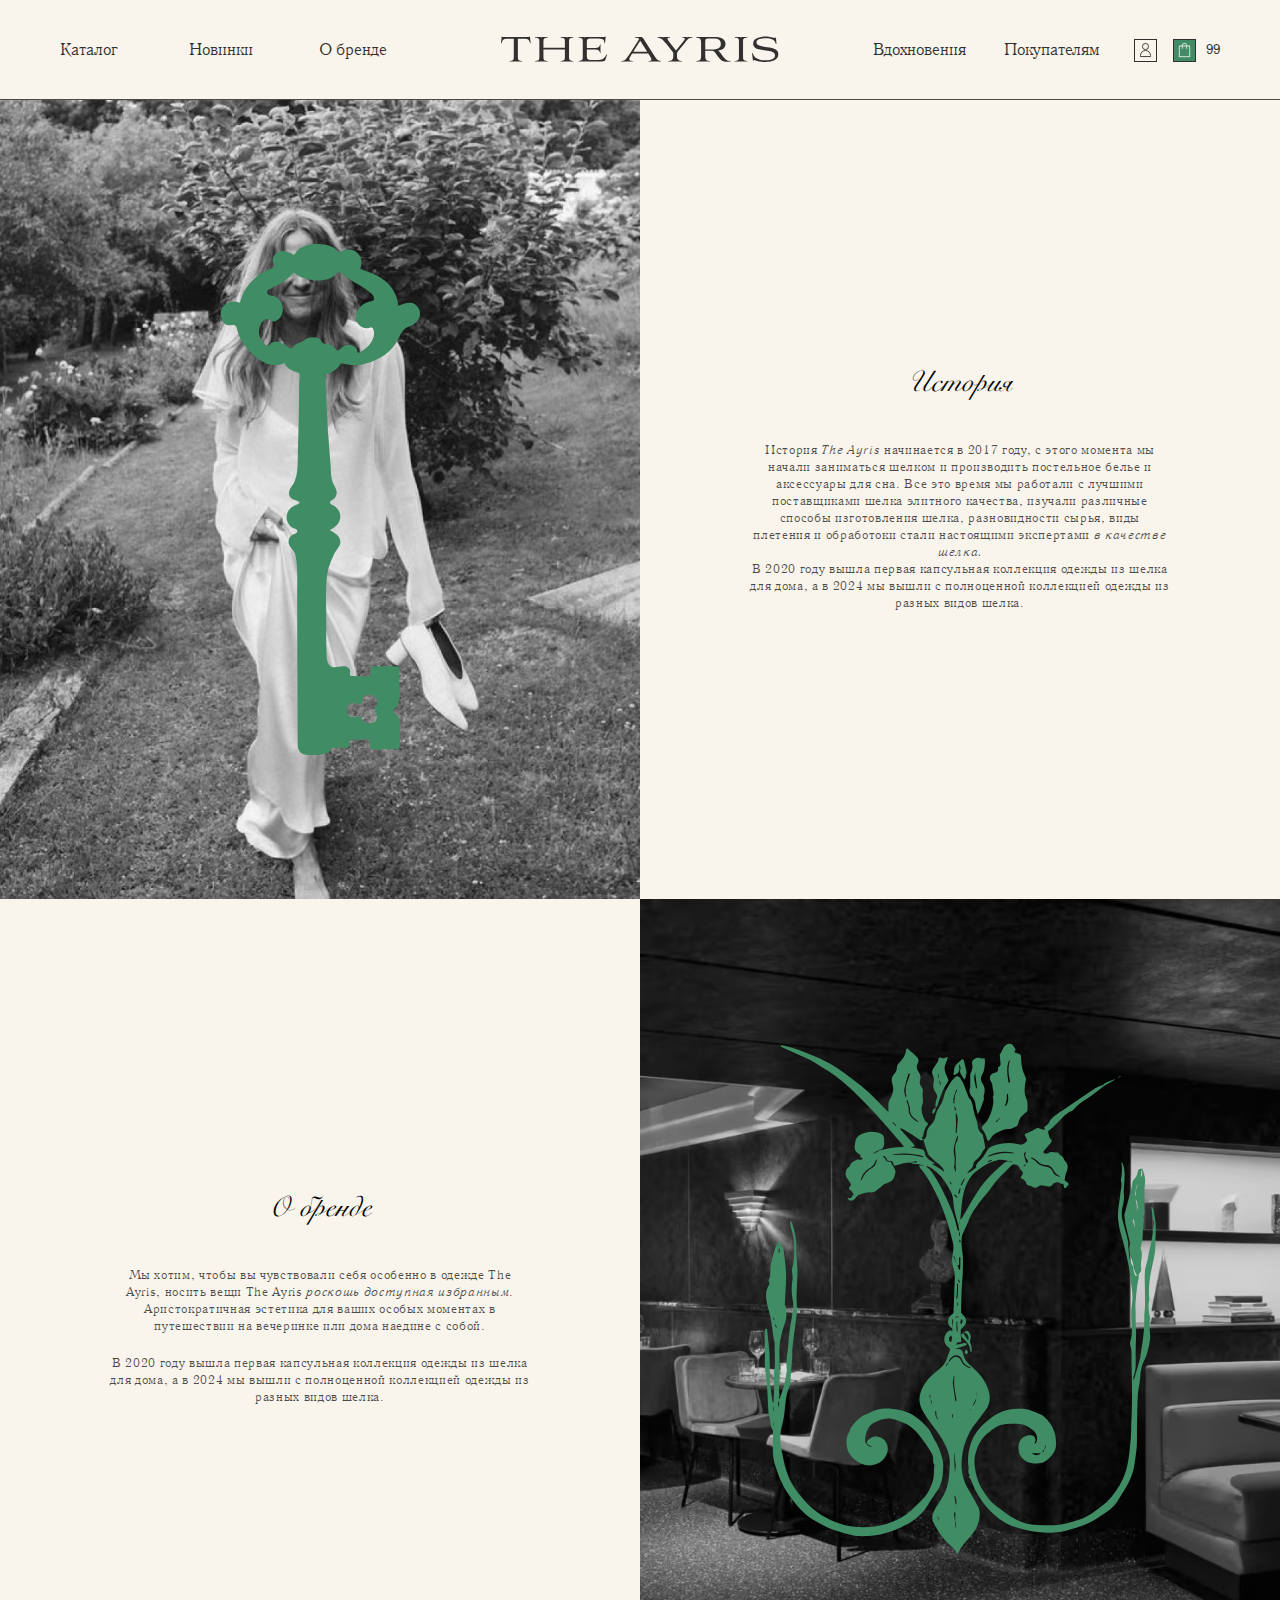
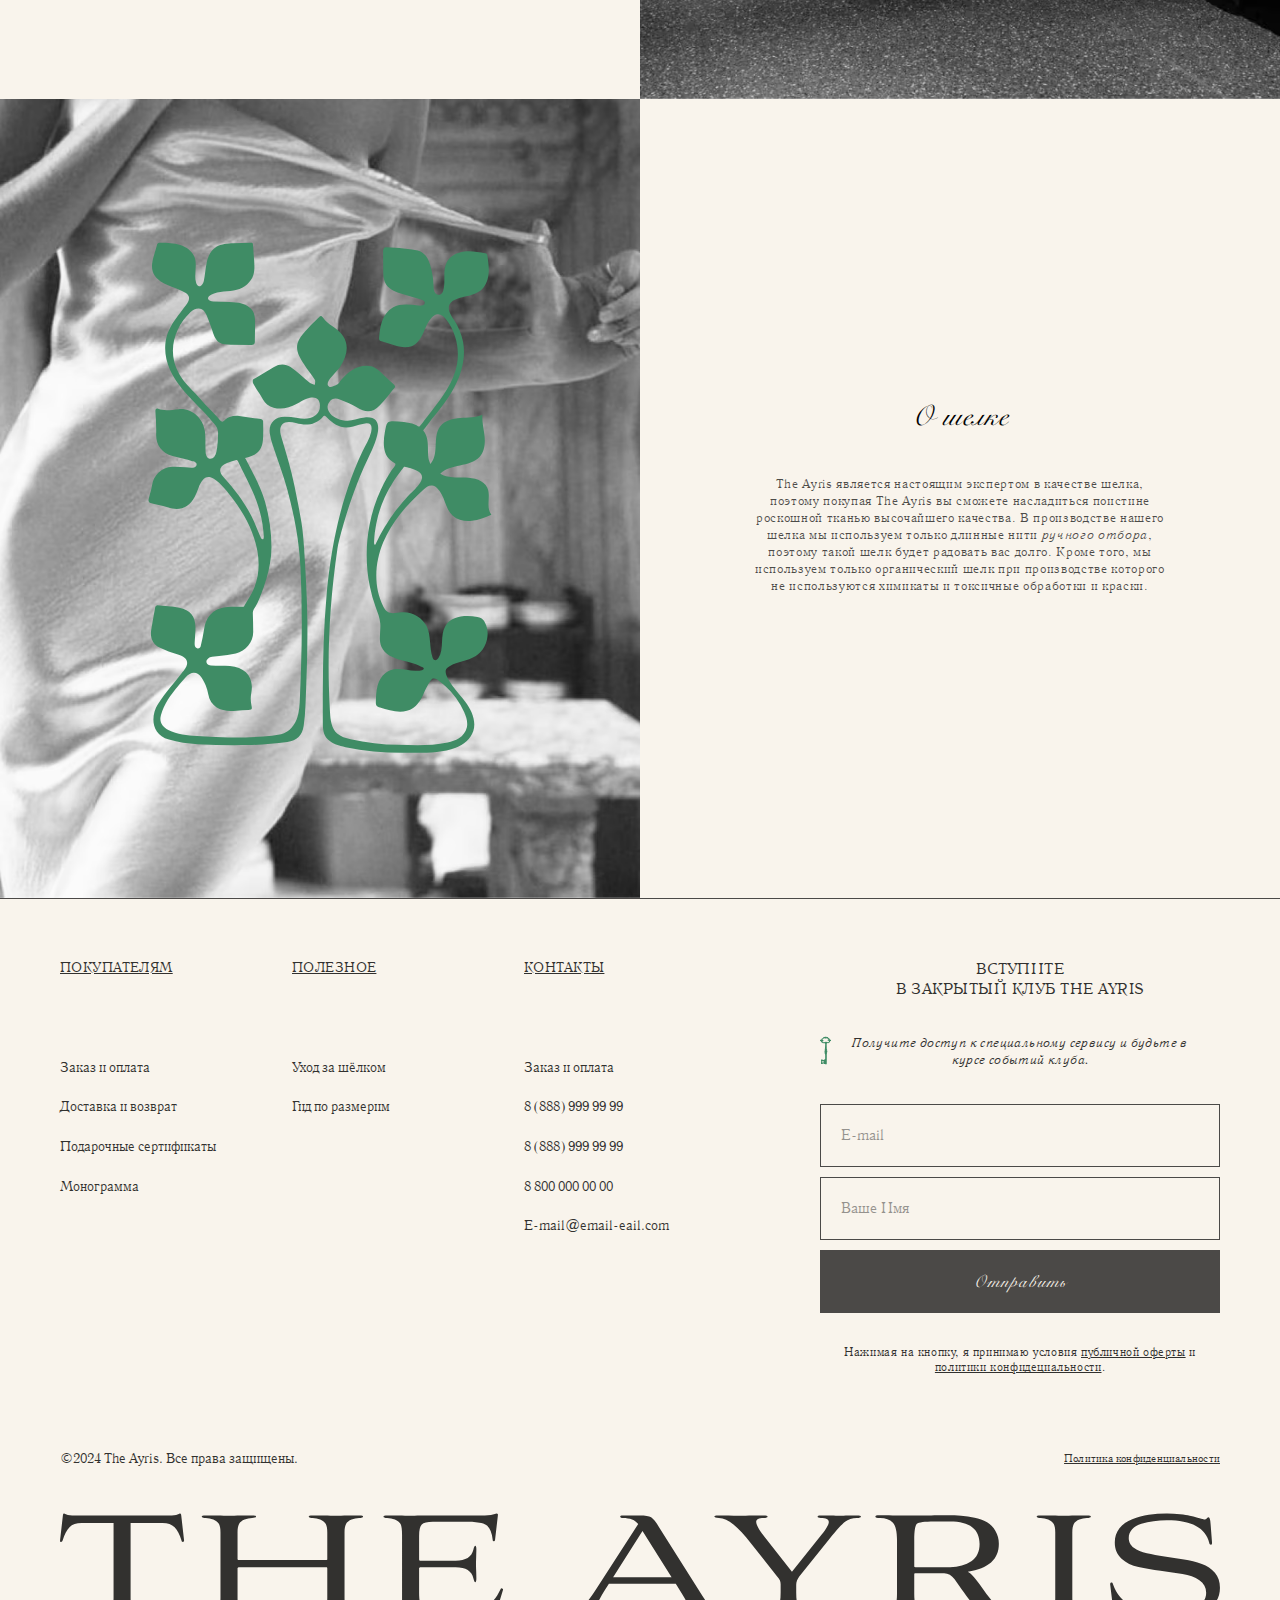
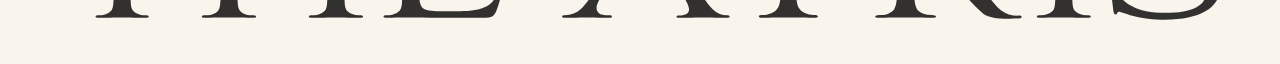
<file: about.html>
<!DOCTYPE html>
<html lang="en">
<head>
  <meta charset="UTF-8">
  <meta name="viewport"
        content="width=device-width, user-scalable=no, initial-scale=1.0, maximum-scale=1.0, minimum-scale=1.0">
  <meta http-equiv="X-UA-Compatible" content="ie=edge">
  <link rel="stylesheet" href="./styles/libs/swiper-bundle.min.css">
  <link rel="stylesheet" href="./styles/styles.css">
  <title>About</title>
</head>
<body>
<header class="header" id="headerMain">
  <!--  Header burger menu  -->
  <button class="header-burger-button" id="hamburgerButton" type="button">
    <svg width="23" height="17" viewBox="0 0 23 17" fill="none" xmlns="http://www.w3.org/2000/svg">
      <line y1="0.5" x2="23" y2="0.5" stroke="#F9F4EC"/>
      <line y1="8.5" x2="23" y2="8.5" stroke="#F9F4EC"/>
      <line y1="16.5" x2="23" y2="16.5" stroke="#F9F4EC"/>
    </svg>
  </button>
  <!--  Header burger menu  -->

  <!--  Header logo  -->
  <a class="header__logo-wrapper" href="/">
    <svg class="header__logo" width="312" height="29" viewBox="0 0 312 29" fill="none" xmlns="http://www.w3.org/2000/svg">
      <title>THE AYRIS</title>
      <path d="M14.394 22.7071V2.51846H5.7972C4.38203 2.51846 3.2958 2.89654 2.5385 3.65268C1.78121 4.40882 1.17248 5.5939 0.712317 7.20793C0.613463 7.50276 0.46605 7.6519 0.268344 7.6519C0.0376857 7.6519 -0.043825 7.45766 0.0220773 7.05878L0.762611 0.494572C0.793828 0.173732 0.910024 0.000305176 1.10773 0.000305176C1.20658 0.0267551 1.30076 0.0682874 1.38695 0.123438C1.61396 0.234894 1.85399 0.31762 2.10147 0.369705C2.50651 0.461062 2.92113 0.50299 3.33627 0.494572H29.9833C30.3979 0.50285 30.8119 0.460923 31.2164 0.369705C31.4649 0.317396 31.7061 0.234685 31.9344 0.123438C32.0177 0.0687787 32.109 0.0272497 32.2049 0.000305176C32.4362 0.000305176 32.568 0.165061 32.6003 0.494572L33.3409 7.05878C33.4068 7.4542 33.3079 7.6519 33.0443 7.6519C32.8137 7.6519 32.6819 7.50276 32.6506 7.20793C32.1882 5.58928 31.5789 4.40419 30.8227 3.65268C30.0666 2.90116 28.9838 2.52309 27.5744 2.51846H18.9759V22.7071C18.9759 24.1882 19.1077 25.1917 19.3713 25.7178C19.7089 26.2823 20.2326 26.7116 20.8524 26.9318C21.4768 27.1983 22.1471 27.3409 22.826 27.3515C23.5197 27.3515 23.8666 27.4833 23.8666 27.7469C23.8666 27.9446 23.5706 28.0434 22.9786 28.0434C22.3196 28.0434 21.2993 28.0267 19.9176 27.9932C18.536 27.9596 17.4665 27.9434 16.7092 27.9446C15.9196 27.9446 14.8339 27.9608 13.4523 27.9932C12.0706 28.0255 11.0665 28.0423 10.4398 28.0434C9.84903 28.0434 9.55305 27.9446 9.55189 27.7469C9.55189 27.4833 9.89875 27.3515 10.5925 27.3515C11.2713 27.3409 11.9416 27.1983 12.5661 26.9318C13.2598 26.6531 13.7373 26.2485 13.9986 25.7178C14.2599 25.1871 14.3917 24.1835 14.394 22.7071Z" fill="black"/>
      <path d="M43.1537 22.707V5.08513C43.1537 4.0966 43.0225 3.3393 42.76 2.81324C42.4641 2.28833 41.9536 1.88367 41.2287 1.59925C40.5856 1.33598 39.8995 1.1937 39.2048 1.17955C38.481 1.17955 38.1191 1.04775 38.1191 0.784141C38.1191 0.588747 38.4319 0.490472 39.0574 0.489316C39.7141 0.489316 40.7506 0.505502 42.1669 0.537875C43.5832 0.570248 44.6695 0.587013 45.4256 0.588169C46.2141 0.588169 47.3079 0.571404 48.7069 0.537875C50.1058 0.504346 51.1343 0.488159 51.7921 0.489316C52.4165 0.489316 52.7304 0.588169 52.7304 0.784141C52.7304 1.04775 52.3685 1.17955 51.6447 1.17955C50.9577 1.19237 50.2793 1.33476 49.6451 1.59925C48.9375 1.87789 48.4357 2.28255 48.1398 2.81324C47.8761 3.34045 47.7443 4.09775 47.7443 5.08513V12.1401C47.7443 12.3708 47.8432 12.487 48.0409 12.487H71.6356C71.6691 12.492 71.7033 12.489 71.7355 12.4784C71.7676 12.4678 71.7968 12.4498 71.8208 12.4258C71.8447 12.4019 71.8627 12.3727 71.8733 12.3405C71.8839 12.3084 71.8869 12.2742 71.8819 12.2407V5.08513C71.8819 4.0966 71.7507 3.3393 71.4882 2.81324C71.1922 2.28833 70.6905 1.88367 69.9829 1.59925C69.3482 1.33686 68.6699 1.19625 67.9833 1.18476C67.2583 1.18476 66.8976 1.05295 66.8976 0.789344C66.8976 0.59395 67.2104 0.495675 67.8358 0.494518C68.4937 0.494518 69.5216 0.510705 70.9194 0.543078C72.3172 0.575451 73.3953 0.592216 74.1538 0.593372C74.9423 0.593372 76.0447 0.576607 77.461 0.543078C78.8774 0.509549 79.9139 0.493362 80.5706 0.494518C81.1949 0.494518 81.5088 0.593372 81.5088 0.789344C81.5088 1.05295 81.1464 1.18476 80.4214 1.18476C79.735 1.19775 79.0572 1.34014 78.4236 1.60445C77.7148 1.88309 77.213 2.28775 76.9182 2.81844C76.6546 3.34566 76.5228 4.10296 76.5228 5.09033V22.707C76.5228 24.254 76.6546 25.2576 76.9182 25.7177C77.213 26.245 77.7148 26.6496 78.4236 26.9317C79.057 27.1968 79.7349 27.3393 80.4214 27.3514C81.1464 27.3514 81.5088 27.4832 81.5088 27.7468C81.5088 27.9445 81.1949 28.0434 80.5706 28.0434C79.9116 28.0434 78.8832 28.0266 77.4853 27.9931C76.0875 27.9596 75.0099 27.9434 74.2526 27.9445C73.4618 27.9445 72.3675 27.9607 70.9697 27.9931C69.5719 28.0255 68.5272 28.0422 67.8358 28.0434C67.2104 28.0434 66.8976 27.9445 66.8976 27.7468C66.8976 27.4832 67.2583 27.3514 67.9833 27.3514C68.6703 27.3391 69.3488 27.1967 69.9829 26.9317C70.6893 26.6531 71.1911 26.2484 71.4882 25.7177C71.7507 25.2553 71.8819 24.2517 71.8819 22.707V14.8092C71.8819 14.5785 71.8004 14.4623 71.6356 14.4623H48.0912C48.0441 14.4557 47.9961 14.4601 47.951 14.4751C47.9059 14.4902 47.8649 14.5156 47.8312 14.5492C47.7976 14.5829 47.7722 14.6239 47.7572 14.669C47.7421 14.7141 47.7377 14.7621 47.7443 14.8092V22.707C47.7443 24.1881 47.8761 25.1917 48.1398 25.7177C48.7641 26.8034 49.9324 27.3462 51.6447 27.3462C52.3673 27.3462 52.7292 27.478 52.7304 27.7416C52.7304 27.9393 52.4165 28.0382 51.7921 28.0382C51.1331 28.0382 50.1047 28.0214 48.7069 27.9879C47.309 27.9544 46.2315 27.9382 45.4742 27.9393C44.6857 27.9393 43.5832 27.9555 42.1669 27.9879C40.7506 28.0203 39.7141 28.037 39.0574 28.0382C38.4307 28.0382 38.118 27.9393 38.1191 27.7416C38.1191 27.478 38.481 27.3462 39.2048 27.3462C40.9495 27.3462 42.1346 26.8034 42.76 25.7177C43.0225 25.0934 43.1537 24.0898 43.1537 22.707Z" fill="black"/>
      <path d="M113.365 28.0382H101.665C100.217 28.0382 98.7441 28.0215 97.248 27.988C95.7519 27.9544 94.7726 27.9382 94.3102 27.9394C93.554 27.9394 92.4846 27.9556 91.1018 27.988C89.719 28.0203 88.6992 28.0371 88.0425 28.0382C87.3488 28.0382 87.002 27.9394 87.002 27.7417C87.002 27.4781 87.3297 27.3463 87.9887 27.3463C88.7026 27.3374 89.4084 27.195 90.0699 26.9266C90.7925 26.6479 91.3024 26.2433 91.5995 25.7126C91.8631 25.1877 91.9949 24.431 91.9949 23.4424V5.82572C91.9949 4.31112 91.8631 3.30698 91.5995 2.81329C91.3035 2.28839 90.7936 1.88372 90.0699 1.5993C89.4081 1.33181 88.7025 1.1895 87.9887 1.17961C87.3297 1.17961 87.002 1.0478 87.002 0.784195C87.002 0.588801 87.3488 0.490525 88.0425 0.489369C88.6669 0.489369 89.6536 0.505556 91.0029 0.537929C92.3522 0.570302 93.3893 0.587067 94.1142 0.588223C94.7721 0.588223 95.7675 0.571458 97.1006 0.537929C98.4337 0.5044 99.4291 0.488213 100.087 0.489369H114.114C114.717 0.498235 115.32 0.456466 115.916 0.364502C116.269 0.314411 116.618 0.231977 116.956 0.118236C117.1 0.0560299 117.253 0.016258 117.409 0.000305176C117.737 0.000305176 117.853 0.215355 117.756 0.641985L117.015 7.05878C117.022 7.12709 117.01 7.19595 116.979 7.25735C116.948 7.31876 116.901 7.37018 116.842 7.40564C116.795 7.43862 116.739 7.45632 116.681 7.45632C116.624 7.45632 116.568 7.43862 116.521 7.40564C116.465 7.35778 116.422 7.29665 116.396 7.22785C116.37 7.15906 116.362 7.08482 116.372 7.01196C116.306 6.22389 116.123 5.45004 115.829 4.71579C115.621 4.1912 115.311 3.71312 114.917 3.30929C114.57 2.98094 114.035 2.73409 113.311 2.56876C112.663 2.41453 112.003 2.31475 111.339 2.27046C110.746 2.23925 109.873 2.22306 108.722 2.22191H100.283C98.7684 2.22191 97.7729 2.45314 97.2966 2.91561C96.8202 3.37808 96.5821 4.4146 96.5821 6.02516V12.2911C96.5821 12.5547 96.6965 12.6865 96.9289 12.6865H106.407C109.139 12.6865 110.735 11.6829 111.195 9.6758C111.358 9.01678 111.522 8.68726 111.688 8.68726C111.885 8.68726 111.984 9.01678 111.984 9.6758C111.984 10.0383 111.967 10.6869 111.936 11.6251C111.904 12.5634 111.885 13.2137 111.885 13.5744C111.885 13.9352 111.901 14.5786 111.936 15.4995C111.97 16.4204 111.984 17.0794 111.984 17.4748C111.984 18.1338 111.885 18.4616 111.688 18.4616C111.514 18.4616 111.358 18.1338 111.195 17.4748C110.767 15.4677 109.171 14.4635 106.407 14.4624H96.9272C96.88 14.4554 96.8318 14.4595 96.7866 14.4744C96.7413 14.4894 96.7001 14.5147 96.6664 14.5485C96.6327 14.5822 96.6073 14.6233 96.5924 14.6686C96.5774 14.7139 96.5733 14.7621 96.5803 14.8092V21.3318C96.5803 23.4696 96.9012 24.827 97.5428 25.4039C98.1845 25.9808 99.7887 26.2699 102.355 26.271H107.636C110.631 26.271 112.91 25.8762 114.473 25.0865C116.036 24.2968 117.361 22.736 118.448 20.404C118.611 20.0415 118.808 19.9774 119.039 20.2063C119.171 20.2722 119.213 20.3797 119.138 20.5531L117.855 24.7986C117.392 26.2797 116.923 27.1931 116.448 27.5388C115.973 27.8845 114.945 28.051 113.365 28.0382Z" fill="black"/>
      <path d="M167.489 21.8832L165.622 18.9037H147.636L146.861 20.1177C145.164 22.7931 144.315 24.5274 144.315 25.3205C144.302 25.6005 144.353 25.8798 144.464 26.1371C144.575 26.3944 144.744 26.6228 144.957 26.8051C145.384 27.167 146.288 27.3479 147.671 27.3479C148.191 27.3479 148.46 27.4641 148.46 27.6948C148.46 27.9254 148.214 28.0416 147.72 28.0416C147.026 28.0416 146.022 28.0248 144.709 27.9913C143.395 27.9578 142.409 27.9416 141.749 27.9428C141.089 27.9428 140.094 27.9589 138.762 27.9913C137.43 28.0237 136.435 28.0405 135.776 28.0416C135.282 28.0416 135.035 27.926 135.035 27.6948C135.035 27.4658 135.281 27.3479 135.776 27.3479C137.486 27.3479 138.925 26.797 140.094 25.6951C141.263 24.5933 142.801 22.5445 144.709 19.5489L155.52 2.81665C154.697 1.731 153.315 1.1876 151.374 1.18644C150.912 1.18644 150.68 1.05464 150.68 0.791026C150.68 0.595054 150.893 0.496201 151.322 0.496201H155.954C157.413 0.496201 158.426 0.669628 158.992 1.01648C159.559 1.36334 160.297 2.29637 161.207 3.81559L172.808 22.178C173.893 23.9031 174.93 25.1974 175.917 26.0611C176.85 26.9038 178.066 27.3655 179.323 27.3548C179.849 27.3548 180.112 27.4866 180.112 27.7502C180.112 27.948 179.849 28.0468 179.323 28.0468C178.629 28.0468 177.601 28.03 176.238 27.9965C174.875 27.963 173.831 27.9468 173.108 27.948C172.386 27.948 171.294 27.9641 169.83 27.9965C168.366 28.0289 167.273 28.0457 166.55 28.0468C166.056 28.0468 165.81 27.948 165.81 27.7502C165.81 27.519 166.057 27.4034 166.55 27.4034C168.313 27.4034 169.195 26.8438 169.195 25.7246C169.195 25.0644 168.626 23.784 167.489 21.8832ZM156.672 4.66885L148.765 17.1278H164.5L156.672 4.66885Z" fill="black"/>
      <path d="M193.829 21.226V19.2021C193.849 18.7998 193.79 18.3973 193.656 18.0176C193.431 17.5925 193.157 17.195 192.841 16.8331L185.931 8.09587C184.088 5.76039 182.492 4.04057 181.143 2.93642C179.794 1.83226 178.494 1.24839 177.243 1.1848C176.421 1.1189 176.008 0.987097 176.008 0.789391C176.008 0.591684 176.337 0.494565 176.996 0.494565C177.818 0.494565 178.739 0.510751 179.759 0.543124C180.779 0.575497 181.766 0.592262 182.721 0.593418C183.741 0.593418 184.965 0.576653 186.393 0.543124C187.821 0.509595 188.78 0.493408 189.272 0.494565C189.965 0.494565 190.312 0.59284 190.312 0.789391C190.312 1.053 189.965 1.1848 189.272 1.1848C187.929 1.1848 187.257 1.53166 187.256 2.22537C187.256 3.01851 187.961 4.30533 189.37 6.08585L196.873 15.6608L204.817 5.70778C206.131 4.10185 206.788 2.95492 206.788 2.26699C206.788 1.54553 206.065 1.1848 204.62 1.1848C204.059 1.1848 203.779 1.053 203.78 0.789391C203.78 0.593996 204.043 0.495721 204.569 0.494565C205.457 0.494565 206.386 0.510751 207.356 0.543124C208.327 0.575497 209.108 0.592262 209.701 0.593418C210.326 0.593418 211.098 0.576653 212.02 0.543124C212.941 0.509595 213.715 0.493408 214.34 0.494565C215.063 0.494565 215.425 0.59284 215.426 0.789391C215.426 1.053 215.064 1.1848 214.34 1.1848C213.057 1.21718 211.996 1.55305 211.156 2.19241C210.317 2.83178 208.929 4.3643 206.994 6.78996L198.886 16.8591C198.308 17.6523 198.019 18.4275 198.019 19.1848V21.2122C198.019 23.0933 198.216 24.4292 198.611 25.22C199.005 25.9076 199.614 26.4463 200.345 26.7531C201.07 27.1006 201.861 27.2864 202.665 27.2977C203.455 27.2977 203.85 27.4289 203.85 27.6914C203.85 27.9226 203.521 28.0382 202.863 28.0382C202.072 28.0382 200.912 28.0215 199.382 27.9879C197.853 27.9544 196.726 27.9382 196.002 27.9394C195.244 27.9394 194.108 27.9556 192.596 27.9879C191.084 28.0203 189.866 28.0371 188.942 28.0382C188.285 28.0382 187.956 27.9226 187.955 27.6914C187.955 27.4301 188.334 27.2989 189.091 27.2977C189.911 27.2912 190.719 27.1059 191.46 26.7549C192.191 26.4487 192.8 25.9105 193.194 25.2235C193.619 24.4674 193.83 23.1349 193.829 21.226Z" fill="black"/>
      <path d="M225.133 7.20784C225.133 4.77062 224.746 3.16584 223.973 2.39351C223.199 1.62118 222.072 1.21652 220.591 1.17952C219.737 1.17952 219.309 1.06391 219.308 0.832669C219.308 0.56906 219.655 0.437256 220.348 0.437256C221.302 0.437256 222.511 0.45402 223.976 0.48755C225.441 0.521079 226.733 0.537265 227.851 0.536109C228.936 0.536109 230.786 0.519923 233.4 0.48755C236.014 0.455177 237.749 0.438412 238.603 0.437256C240.018 0.437256 241.269 0.4783 242.354 0.560389C243.584 0.665505 244.805 0.855572 246.008 1.12923C247.185 1.36071 248.318 1.77688 249.364 2.3623C250.292 2.92921 251.064 3.71837 251.61 4.65847C252.236 5.72725 252.553 6.94927 252.524 8.18771C252.524 12.3014 249.743 14.7872 244.181 15.6451C244.939 16.0382 246.008 17.1897 247.389 19.0997C249.89 22.7209 251.815 25.0408 253.166 26.0594C254.516 27.0779 256.178 27.5404 258.15 27.4468C258.23 27.4408 258.311 27.4507 258.387 27.476C258.463 27.5013 258.534 27.5415 258.594 27.5942C258.64 27.6325 258.671 27.6865 258.68 27.7459C258.69 27.8054 258.677 27.8661 258.644 27.9168C258.599 27.9808 258.54 28.0339 258.472 28.0723C258.403 28.1107 258.327 28.1334 258.249 28.1387C257.262 28.237 256.324 28.2862 255.436 28.2862C254.119 28.2862 253.165 28.27 252.573 28.2376C251.829 28.1766 251.093 28.0442 250.375 27.8422C249.64 27.6742 248.944 27.3637 248.327 26.9282C247.616 26.3532 246.94 25.7352 246.303 25.0778C245.398 24.1639 244.565 23.1817 243.811 22.1399C243.002 21.0381 241.94 19.5495 240.627 17.6742C239.839 16.6197 238.901 16.0763 237.814 16.044H230.064C229.866 16.044 229.767 16.1601 229.767 16.3908V21.5728C229.767 23.9742 230.162 25.5292 230.952 26.238C231.741 26.9467 232.893 27.3005 234.408 27.2994C235.23 27.3653 235.641 27.4965 235.641 27.693C235.641 27.9243 235.312 28.0399 234.654 28.0399C233.7 28.0399 232.458 28.0231 230.927 27.9896C229.397 27.9561 228.27 27.9399 227.547 27.941C226.79 27.941 225.622 27.9572 224.042 27.9896C222.463 28.022 221.196 28.0387 220.241 28.0399C219.582 28.0399 219.254 27.9237 219.254 27.693C219.254 27.4976 219.665 27.3664 220.487 27.2994C221.092 27.3154 221.698 27.2572 222.289 27.1259C222.795 26.9804 223.272 26.7454 223.695 26.4322C224.19 26.0854 224.552 25.5113 224.783 24.698C225.013 23.8846 225.13 22.8475 225.13 21.5641L225.133 7.20784ZM230.069 14.4137H239.399C241.736 14.4137 243.644 13.8935 245.122 12.8529C246.601 11.8123 247.342 10.2578 247.344 8.18944C247.344 4.14281 244.695 2.1195 239.397 2.1195H235.152C232.517 2.1195 230.962 2.33339 230.487 2.76118C230.012 3.18896 229.773 4.65327 229.771 7.15408V14.1172C229.765 14.1576 229.768 14.1989 229.781 14.2377C229.794 14.2765 229.816 14.3117 229.845 14.3405C229.874 14.3693 229.909 14.391 229.948 14.4037C229.987 14.4164 230.028 14.4198 230.069 14.4137Z" fill="black"/>
      <path d="M267.697 22.707V5.08513C267.697 4.0966 267.565 3.3393 267.302 2.81324C267.004 2.28833 266.503 1.88367 265.796 1.59925C265.162 1.33476 264.484 1.19237 263.797 1.17955C263.074 1.17955 262.712 1.04775 262.711 0.784141C262.711 0.588747 263.007 0.490472 263.601 0.489316C264.257 0.489316 265.294 0.505502 266.71 0.537875C268.126 0.570248 269.212 0.587013 269.967 0.588169C270.723 0.588169 271.809 0.571404 273.226 0.537875C274.642 0.504346 275.679 0.488159 276.335 0.489316C276.96 0.489316 277.274 0.588169 277.274 0.784141C277.274 1.04775 276.911 1.17955 276.186 1.17955C275.499 1.19398 274.82 1.33814 274.187 1.60445C273.478 1.88309 272.976 2.28775 272.681 2.81844C272.418 3.34566 272.286 4.10296 272.286 5.09033V22.707C272.286 24.1881 272.418 25.1917 272.681 25.7177C272.976 26.245 273.478 26.6496 274.187 26.9317C274.82 27.1968 275.498 27.3393 276.184 27.3514C276.909 27.3514 277.272 27.4832 277.272 27.7468C277.272 27.9445 276.958 28.0434 276.334 28.0434C275.675 28.0434 274.646 28.0266 273.248 27.9931C271.851 27.9596 270.776 27.9416 270.024 27.9393C269.266 27.9393 268.18 27.9555 266.766 27.9879C265.352 28.0203 264.299 28.037 263.608 28.0382C263.014 28.0382 262.718 27.9393 262.718 27.7416C262.718 27.478 263.08 27.3462 263.804 27.3462C264.491 27.3342 265.169 27.1918 265.803 26.9265C266.511 26.6479 267.013 26.2432 267.308 25.7125C267.567 25.1911 267.697 24.1893 267.697 22.707Z" fill="black"/>
      <path d="M309.476 2.7647L309.872 7.84785C309.878 7.92821 309.868 8.009 309.843 8.08553C309.818 8.16205 309.777 8.23277 309.724 8.29356C309.681 8.34116 309.623 8.37212 309.56 8.381C309.496 8.38989 309.432 8.37611 309.377 8.34211C309.303 8.29421 309.241 8.22863 309.198 8.15119C309.155 8.07375 309.131 7.98683 309.129 7.89814C308.142 3.85151 304.358 1.8282 297.777 1.8282C296.558 1.82225 295.341 1.89582 294.131 2.04845C293.027 2.19364 291.937 2.43327 290.873 2.7647C289.82 3.09421 288.989 3.57981 288.381 4.22149C288.081 4.53241 287.846 4.89951 287.689 5.30164C287.533 5.70376 287.457 6.13296 287.467 6.56449C287.458 7.08253 287.577 7.59468 287.814 8.05546C288.051 8.51624 288.398 8.91138 288.825 9.20578C289.73 9.88099 290.898 10.3747 292.33 10.6868C293.761 10.999 295.344 11.2881 297.08 11.554L302.338 12.3656C303.972 12.6081 305.579 13.0035 307.139 13.5467C308.502 14.012 309.713 14.84 310.642 15.9417C311.547 17.0285 312 18.3621 312 19.9426C312 22.6747 310.691 24.7888 308.075 26.2849C305.459 27.781 301.863 28.5296 297.29 28.5307C296.402 28.5307 295.579 28.5146 294.822 28.4822C294.064 28.4498 293.333 28.3839 292.626 28.2845C291.917 28.1856 291.343 28.1024 290.892 28.0382C290.441 27.974 289.896 27.8648 289.239 27.6914C288.582 27.5179 288.127 27.4121 287.881 27.3445C287.635 27.2769 287.174 27.1312 286.494 26.9005C285.814 26.6699 285.399 26.5381 285.235 26.5051C284.808 26.375 284.52 26.4479 284.368 26.7271C284.215 27.0063 284.097 27.1468 283.998 27.1468C283.603 27.1468 283.371 26.7358 283.304 25.9137L282.467 19.0027C282.467 18.7061 282.597 18.5587 282.86 18.5587C283.034 18.5587 283.157 18.7321 283.256 19.0512C285.072 24.1558 289.748 26.708 297.284 26.708C301.003 26.708 303.767 26.2247 305.578 25.2582C307.388 24.2916 308.293 22.9713 308.292 21.2971C308.292 19.8877 307.682 18.7645 306.464 17.9274C305.245 17.0903 303.731 16.5377 301.92 16.2695L295.998 15.3885C293.861 15.0717 291.888 14.7248 290.079 14.3479C288.269 13.971 286.755 13.231 285.536 12.128C284.319 11.025 283.71 9.58501 283.71 7.80796C283.71 6.29568 284.13 5.00422 284.969 3.9336C285.809 2.86298 286.955 2.05365 288.408 1.50562C289.842 0.966927 291.329 0.578679 292.843 0.347132C294.46 0.109477 296.094 -0.00646602 297.728 0.000278059C298.916 -0.00322511 300.103 0.06279 301.284 0.197985C302.402 0.329789 303.265 0.461594 303.875 0.593398C304.484 0.725203 305.183 0.89863 305.973 1.11368C306.763 1.32873 307.289 1.46863 307.551 1.53337C307.947 1.6328 308.243 1.5669 308.441 1.33567C308.639 1.10674 308.802 0.988812 308.933 0.988812C309.231 0.987655 309.412 1.57962 309.476 2.7647Z" fill="black"/>
    </svg>
  </a>
  <!--  Header logo  -->

  <!--  Mobile user menu  -->
  <div class="header-menu__item_user_mobile">
    <a class="header-menu__item_user-link" href="/">
      <svg class="header-menu__item_user-link-icon" width="23" height="23" viewBox="0 0 23 23" fill="none" xmlns="http://www.w3.org/2000/svg">
        <circle cx="11.5" cy="7.5" r="3.05" stroke="#F9F4EC" stroke-width="0.9"/>
        <path d="M6.45 16.5C6.45 13.711 8.71096 11.45 11.5 11.45C14.289 11.45 16.55 13.711 16.55 16.5V17.55H6.45V16.5Z" stroke="#F9F4EC" stroke-width="0.9"/>
        <rect x="0.5" y="0.5" width="22" height="22" stroke="#F9F4EC"/>
      </svg>
    </a>
    <button type="button" data-sidebar-open-button="cartSidebar" class="header-menu__item_user-link active">
      <svg class="header-menu__item_user-link-icon" width="23" height="23" viewBox="0 0 23 23" fill="none" xmlns="http://www.w3.org/2000/svg">
        <rect x="0.5" y="0.5" width="22" height="22" stroke="#F9F4EC"/>
        <path d="M16.7801 6.70964H13.92V6.4839C13.92 5.11423 12.8343 4 11.5 4C10.1657 4 9.07998 5.11423 9.07998 6.4839V6.70964H6.21993C6.09852 6.70964 6 6.81077 6 6.93538V17.7743C6 17.899 6.09852 18 6.21993 18H16.7801C16.9015 18 17 17.8989 17 17.7743V6.93538C17 6.81077 16.9015 6.70964 16.7801 6.70964ZM9.51999 6.4839C9.51999 5.3633 10.4082 4.45163 11.5 4.45163C12.5918 4.45163 13.48 5.3633 13.48 6.4839V6.70964H9.51999V6.4839ZM16.56 17.5485H6.44002V7.16127H9.07998V9.64518C9.07998 9.76995 9.1785 9.87092 9.29991 9.87092C9.42132 9.87092 9.51984 9.76979 9.51984 9.64518V7.16127H13.4799V9.64518C13.4799 9.76995 13.5784 9.87092 13.6998 9.87092C13.8212 9.87092 13.9197 9.76979 13.9197 9.64518V7.16127H16.5597V17.5485H16.56Z" fill="#F9F4EC" stroke="#F9F4EC" stroke-width="0.3"/>
      </svg>
      <span class="header-menu__item_user-link-count">99</span>
    </button>
  </div>
  <!--  Mobile user menu  -->

  <div class="header-menu-wrapper" id="headerMenu">
    <nav class="header-menu">

      <div class="header-menu__mobile-header">
        <div class="header-menu__mobile-header-title">Меню</div>
        <button type="button" class="header-menu__mobile-button" id="closeMenuButton">
          <svg width="17" height="13" viewBox="0 0 17 13" fill="none" xmlns="http://www.w3.org/2000/svg">
            <path d="M2.84615 1.043H2.23515C2.21782 1.043 2.17448 1.04733 2.10515 1.056C2.03582 1.056 1.96215 1.07767 1.88415 1.121C1.81482 1.15567 1.74982 1.21633 1.68915 1.303C1.62848 1.381 1.59815 1.498 1.59815 1.654V11.95C1.59815 12.106 1.62848 12.223 1.68915 12.301C1.74982 12.3877 1.81482 12.4483 1.88415 12.483C1.96215 12.5263 2.03582 12.548 2.10515 12.548C2.17448 12.5567 2.21782 12.561 2.23515 12.561H2.84615V12.886H0.66215V0.717999H2.84615V1.043ZM9.75717 4.865C9.79184 4.82167 9.81784 4.77833 9.83517 4.735C9.86117 4.683 9.87417 4.62667 9.87417 4.566C9.87417 4.45333 9.82651 4.35367 9.73117 4.267C9.64451 4.17167 9.50584 4.124 9.31517 4.124H9.27617V3.994H11.1872V4.124C10.9618 4.15 10.7842 4.21933 10.6542 4.332C10.5242 4.44467 10.4245 4.54867 10.3552 4.644L8.96417 6.568L10.6282 9.259C10.7235 9.415 10.8492 9.54933 11.0052 9.662C11.1612 9.766 11.3302 9.83533 11.5122 9.87V10H9.27617V9.87C9.44951 9.87 9.57951 9.82667 9.66617 9.74C9.75284 9.65333 9.79617 9.571 9.79617 9.493C9.79617 9.47567 9.78751 9.44967 9.77017 9.415C9.76151 9.37167 9.73117 9.30667 9.67917 9.22L8.47017 7.283L7.13117 9.337C7.08784 9.40633 7.06617 9.467 7.06617 9.519C7.06617 9.63167 7.12684 9.71833 7.24817 9.779C7.37817 9.83967 7.50384 9.87 7.62517 9.87H7.67717V10H5.70117V9.87C5.81384 9.844 5.96984 9.78333 6.16917 9.688C6.37717 9.584 6.57217 9.402 6.75417 9.142L8.24917 6.971L7.02717 4.917C7.00117 4.88233 6.96217 4.826 6.91017 4.748C6.85817 4.66133 6.78884 4.57467 6.70217 4.488C6.61551 4.40133 6.51151 4.32333 6.39017 4.254C6.26884 4.18467 6.13017 4.14133 5.97417 4.124V3.994H8.24917V4.124H8.15817C8.03684 4.124 7.93717 4.15433 7.85917 4.215C7.78117 4.27567 7.74217 4.36233 7.74217 4.475C7.74217 4.51833 7.75084 4.566 7.76817 4.618C7.79417 4.67 7.81584 4.709 7.83317 4.735L8.78217 6.295L9.75717 4.865ZM16.55 0.717999V12.886H14.366V12.561H14.977C14.9943 12.561 15.0376 12.5567 15.107 12.548C15.1763 12.548 15.2456 12.5263 15.315 12.483C15.393 12.4483 15.4623 12.3877 15.523 12.301C15.5836 12.223 15.614 12.106 15.614 11.95V1.654C15.614 1.498 15.5836 1.381 15.523 1.303C15.4623 1.21633 15.393 1.15567 15.315 1.121C15.2456 1.07767 15.1763 1.056 15.107 1.056C15.0376 1.04733 14.9943 1.043 14.977 1.043H14.366V0.717999H16.55Z" fill="#4B4947"/>
          </svg>
        </button>
      </div>

      <ul class="header-menu__list">
        <li class="header-menu__item">

          <!--  Header menu item with drop down menu  -->
          <div class="header-menu__item-drop-menu-wrapper">
            <span class="header-menu__item-name">Каталог</span>
            <!-- Menu drop  -->
            <div class="menu-drop">
              <div class="menu-drop-lists-picture">
                <div class="menu-drop__section">

                  <!-- Menu drop / list wrapper  -->
                  <div class="menu-drop__list-wrapper mobile-drop-down">
                    <div class="menu-drop__list-title">Категории</div>
                    <button class="mobile-drop-down-button">Категории</button>
                    <ul class="menu-drop__list mobile-drop-down-list">
                      <li class="menu-drop__list-item">
                        <a title="Платья"
                           data-menu-drop-image="CategoryPicture"
                           data-menu-drop-title="Категория"
                           data-menu-drop-name="Платья"
                           class="menu-drop__list-link"
                           href="">
                          Платья
                        </a>
                      </li>
                      <li class="menu-drop__list-item">
                        <a title="Пижамы"
                           data-menu-drop-image="CategoryPicture"
                           data-menu-drop-title="Пижамы"
                           class="menu-drop__list-link"
                           href="">
                          Пижамы
                        </a>
                      </li>
                      <li class="menu-drop__list-item">
                        <a title="Комбинации" class="menu-drop__list-link" href="">
                          Комбинации
                        </a>
                      </li>
                      <li class="menu-drop__list-item">
                        <a title="Халаты" class="menu-drop__list-link" href="">
                          Халаты
                        </a>
                      </li>
                      <li class="menu-drop__list-item">
                        <a title="Топы и рубашки" class="menu-drop__list-link" href="">
                          Топы и рубашки
                        </a>
                      </li>
                      <li class="menu-drop__list-item">
                        <a title="Юбки, шорты, брюки" class="menu-drop__list-link" href="">
                          Юбки, шорты, брюки
                        </a>
                      </li>
                      <li class="menu-drop__list-item">
                        <a title="Костюмы"  class="menu-drop__list-link" href="">
                          Костюмы
                        </a>
                      </li>
                      <li class="menu-drop__list-item">
                        <a title="Категория"  class="menu-drop__list-link" href="">
                          Белье
                        </a>
                      </li>
                      <li class="menu-drop__list-item">
                        <a title="Категория"  class="menu-drop__list-link" href="">
                          Аксессуары
                        </a>
                      </li>
                    </ul>
                  </div>
                  <!-- Menu drop / list wrapper  -->

                </div>

                <div class="menu-drop__section">

                  <!-- Menu drop / list wrapper  -->
                  <div class="menu-drop__list-wrapper mobile-drop-down">
                    <div class="menu-drop__list-title">Коллекции</div>
                    <button class="mobile-drop-down-button">Коллекции</button>
                    <ul class="menu-drop__list mobile-drop-down-list">
                      <li class="menu-drop__list-item">
                        <a title="Коллекции" class="menu-drop__list-link" href="">
                          Для сна и дома
                        </a>
                      </li>
                      <li class="menu-drop__list-item">
                        <a title="Коллекции" class="menu-drop__list-link" href="">
                          Resort
                        </a>
                      </li>
                      <li class="menu-drop__list-item">
                        <a title="Коллекции" class="menu-drop__list-link" href="">
                          Вечерний выход
                        </a>
                      </li>
                      <li class="menu-drop__list-item">
                        <a title="Коллекции" class="menu-drop__list-link" href="">
                          Раскошная база
                        </a>
                      </li>
                      <li class="menu-drop__list-item">
                        <a title="Коллекции" class="menu-drop__list-link" href="">
                          Вечеринка дома
                        </a>
                      </li>
                      <li class="menu-drop__list-item">
                        <a title="Коллекции" class="menu-drop__list-link" href="">
                          Иконы The Ayris
                        </a>
                      </li>
                    </ul>
                  </div>
                  <!-- Menu drop / list wrapper  -->

                </div>
                <div class="menu-drop__section">

                  <!-- Menu drop / list wrapper  -->
                  <div class="menu-drop__list-wrapper mobile-drop-down">
                    <div class="menu-drop__list-title">Материал</div>
                    <button class="mobile-drop-down-button">Материал</button>
                    <ul class="menu-drop__list mobile-drop-down-list">
                      <li class="menu-drop__list-item">
                        <a title="Материал" class="menu-drop__list-link" href="">
                          Шелк-сатин
                        </a>
                      </li>
                      <li class="menu-drop__list-item">
                        <a title="Материал" class="menu-drop__list-link" href="">
                          Шелк-твил
                        </a>
                      </li>
                      <li class="menu-drop__list-item">
                        <a title="Материал" class="menu-drop__list-link" href="">
                          Шелк-креп
                        </a>
                      </li>
                      <li class="menu-drop__list-item">
                        <a title="Материал" class="menu-drop__list-link" href="">
                          Шелк с хлопком
                        </a>
                      </li>
                    </ul>
                  </div>
                  <!-- Menu drop / list wrapper  -->

                </div>

                <div class="menu-drop__picture-section">
                  <div class="menu-drop__list-link-picture">
                    <picture id="linkPicturePlace">
                      <source srcset="images/pictures/CategoryPicture.webp" type="image/webp">
                      <source srcset="images/pictures/CategoryPicture.jpg" type="image/jpg">
                      <img src="images/pictures/CategoryPicture.jpg" alt="Category Picture">
                    </picture>
                    <div class="menu-drop__list-link-picture-title">
                      Категория
                    </div>
                    <div class="menu-drop__list-link-picture-name">
                      Пижамы
                    </div>
                  </div>
                </div>
              </div>
            </div>
            <!-- Menu drop  -->
          </div>
          <!--  Header menu item with drop down menu  -->
        </li>

        <li class="header-menu__item">
          <!--  Header menu item link  -->
          <a title="Новинки" class="header-menu__item-name" href="/">Новинки</a>
          <!--  Header menu item link  -->
        </li>
        <li class="header-menu__item">
          <!--  Header menu item link  -->
          <a title="О бренде" class="header-menu__item-name" href="/">О бренде</a>
          <!--  Header menu item link  -->
        </li>
      </ul>
      <ul class="header-menu__list header-menu__list_end">
        <li class="header-menu__item">
          <!--  Header menu item link  -->
          <a title="Вдохновения" class="header-menu__item-name" href="/">Вдохновения</a>
          <!--  Header menu item link  -->
        </li>
        <li class="header-menu__item">
          <!--  Header menu item link  -->
          <a title="Покупателям" class="header-menu__item-name" href="/">Покупателям</a>
          <!--  Header menu item link  -->
        </li>
        <li class="header-menu__item_user">
          <a class="header-menu__item_user-link" href="/">
            <svg class="header-menu__item_user-link-icon" width="23" height="23" viewBox="0 0 23 23" fill="none" xmlns="http://www.w3.org/2000/svg">
              <circle cx="11.5" cy="7.5" r="3.05" stroke="#F9F4EC" stroke-width="0.9"/>
              <path d="M6.45 16.5C6.45 13.711 8.71096 11.45 11.5 11.45C14.289 11.45 16.55 13.711 16.55 16.5V17.55H6.45V16.5Z" stroke="#F9F4EC" stroke-width="0.9"/>
              <rect x="0.5" y="0.5" width="22" height="22" stroke="#F9F4EC"/>
            </svg>
          </a>
          <button type="button" data-sidebar-open-button="cartSidebar" class="header-menu__item_user-link active">
            <svg class="header-menu__item_user-link-icon" width="23" height="23" viewBox="0 0 23 23" fill="none" xmlns="http://www.w3.org/2000/svg">
              <rect x="0.5" y="0.5" width="22" height="22" stroke="#F9F4EC"/>
              <path d="M16.7801 6.70964H13.92V6.4839C13.92 5.11423 12.8343 4 11.5 4C10.1657 4 9.07998 5.11423 9.07998 6.4839V6.70964H6.21993C6.09852 6.70964 6 6.81077 6 6.93538V17.7743C6 17.899 6.09852 18 6.21993 18H16.7801C16.9015 18 17 17.8989 17 17.7743V6.93538C17 6.81077 16.9015 6.70964 16.7801 6.70964ZM9.51999 6.4839C9.51999 5.3633 10.4082 4.45163 11.5 4.45163C12.5918 4.45163 13.48 5.3633 13.48 6.4839V6.70964H9.51999V6.4839ZM16.56 17.5485H6.44002V7.16127H9.07998V9.64518C9.07998 9.76995 9.1785 9.87092 9.29991 9.87092C9.42132 9.87092 9.51984 9.76979 9.51984 9.64518V7.16127H13.4799V9.64518C13.4799 9.76995 13.5784 9.87092 13.6998 9.87092C13.8212 9.87092 13.9197 9.76979 13.9197 9.64518V7.16127H16.5597V17.5485H16.56Z" fill="#F9F4EC" stroke="#F9F4EC" stroke-width="0.3"/>
            </svg>
            <span class="header-menu__item_user-link-count">99</span>
          </button>
        </li>
      </ul>
    </nav>

    <div class="header-menu-mobile-copy">
      <span>©2024 The Ayris.</span>
      <span>Все права защищены.</span>
    </div>

  </div>
</header>
<main class="main main-top-padding">
  <section class="grid-col-2 grid-col-sm-1">
    <div class="picture-big-icon order-2-sm">
      <picture class="banner-bg-picture">
        <source srcset="images/page-images/picture_25@1.2.avif" type="image/avif">
        <source srcset="images/page-images/picture_25@1.2.webp" type="image/webp">
        <source srcset="images/page-images/picture_25@1.2.jpg" type="image/jpg">
        <img src="images/page-images/picture_25@1.2.jpg" alt="Banner">
      </picture>
      <div class="picture-big-icon__icon-wrapper">
        <svg viewBox="0 0 215 548" fill="none" xmlns="http://www.w3.org/2000/svg">
          <path d="M209.058 64.6189C203.247 60.8594 196.737 64.1369 190.877 66.0649C190.75 64.24 190.517 62.4241 190.178 60.6265C187.971 51.0912 182.103 43.2108 174.188 37.5716C166.964 32.4465 158.575 29.2494 150.107 26.7189C153.173 19.4892 151.391 11.0223 143.966 7.30303C141.667 6.18259 139.113 5.69263 136.563 5.88315C134.013 6.07367 131.56 6.93787 129.453 8.3875C129.136 8.68657 128.716 8.85322 128.281 8.85342C128.009 8.78492 127.76 8.64645 127.558 8.45177C124.966 6.37924 122.895 4.25851 119.788 2.87682C116.344 1.42858 112.691 0.539135 108.967 0.241976C99.4952 -0.697892 86.0737 0.812321 80.7196 9.92984C80.3263 10.5966 79.8205 11.1991 79.3229 11.8979C74.9079 9.48802 70.3324 6.82909 65.0746 7.81716C63.4084 8.12117 61.8356 8.8084 60.4802 9.82466C59.1248 10.8409 58.0238 12.1584 57.2641 13.6733C55.4339 17.6095 57.0795 20.4291 59.0382 23.819C55.9397 26.2289 51.7575 27.3054 48.2416 29.153C41.7655 32.578 36.0352 37.2585 31.3845 42.9216C26.3434 49.0348 23.7185 55.4452 21.2381 62.8195C20.7105 62.7327 20.188 62.6174 19.6728 62.4741C9.05281 58.4576 -1.89628 67.6233 1.25841 78.8696C2.13337 82.0105 4.62983 85.7137 7.88888 86.7902C10.7546 87.7381 14.8966 85.288 17.1282 88.0835C17.633 88.8486 17.9544 89.7201 18.0674 90.63C20.5558 102.198 28.0371 112.199 37.0356 119.878C46.1706 127.678 57.505 132.9 69.1926 127.502C71.7211 134.571 78.4961 135.808 84.7573 138.33C85.7286 138.716 84.8616 147.319 84.8536 148.46C84.8536 164.526 84.5325 180.648 84.1151 196.739C83.9144 204.772 83.7218 212.805 83.4489 220.838C83.2 228.293 83.6094 235.932 82.6461 243.379C82.1902 247.184 81.2653 250.918 79.8928 254.496C78.472 258.111 75.3253 260.987 74.2176 264.562C73.8547 265.756 73.7855 267.02 74.0162 268.247C74.2468 269.474 74.7703 270.626 75.5421 271.607C77.8619 274.523 82.028 273.904 84.7091 276.37C84.858 276.478 84.9807 276.617 85.0683 276.779C85.1559 276.94 85.206 277.119 85.2148 277.302C85.2148 277.672 84.8376 277.921 84.5245 278.106C82.0682 279.64 79.2025 280.443 76.8184 282.122C74.9272 283.447 73.4258 285.255 72.4705 287.358C71.5152 289.462 71.141 291.783 71.3869 294.08C71.6329 296.377 72.4899 298.566 73.8688 300.419C75.2476 302.272 77.0978 303.721 79.2265 304.615C80.7678 305.265 82.7505 305.988 82.8548 307.651C82.8347 308.181 82.668 308.696 82.3732 309.137C82.0785 309.578 81.6672 309.928 81.1852 310.149C80.262 310.655 79.2024 310.872 78.2392 311.298C75.1246 312.656 73.2623 316.198 73.4229 319.588C73.6797 324.713 79.1302 327.686 80.4065 332.441C83.8903 345.439 82.6381 359.28 82.6622 372.606C82.7424 426.803 82.9485 480.999 83.2803 535.196C83.2803 541.06 84.7091 545.687 90.9302 547.06C99.343 548.899 108.122 548.025 116.007 544.562C116.701 544.3 117.339 543.908 117.885 543.405C118.688 542.554 118.632 541.212 119.371 540.409C120.109 539.606 121.618 539.654 122.581 539.67C126.493 539.734 130.405 539.734 134.317 539.67C135.706 539.67 137.343 539.622 138.09 538.256C139.085 536.441 138.644 533.268 138.764 531.235C138.756 531.155 138.779 531.074 138.828 531.01C138.899 530.962 138.984 530.939 139.069 530.946C144.11 530.946 149.248 531.292 154.273 530.834C160.229 530.295 160.221 530.167 160.325 536.087C160.422 540.859 161.353 541.71 166.169 541.614C173.064 541.494 179.96 541.341 186.855 541.413C192.185 541.477 192.94 540.955 192.98 535.525C193.028 528.215 192.884 520.905 192.98 513.595C192.945 511.386 192.383 509.217 191.342 507.27C190.3 505.322 188.809 503.651 186.992 502.397C186.418 502.082 185.952 501.604 185.651 501.023C185.21 499.85 186.309 498.717 187.2 497.81C192.298 492.765 193.253 485.069 192.956 478.241C192.675 471.951 191.495 465.678 192.041 459.404C192.257 456.946 193.277 452.977 189.865 452.68C186.871 452.431 183.805 452.503 180.803 452.471C177.421 452.434 174.038 452.434 170.656 452.471C168.417 452.511 163.488 451.668 161.826 453.395C159.515 455.805 162.974 461.227 159.571 462.874C158.905 463.135 158.187 463.234 157.476 463.163L141.582 462.834C141.027 462.878 140.471 462.767 139.976 462.512C138.596 461.645 139.39 459.564 139.447 457.942C139.535 455.042 136.605 452.825 133.739 452.423C130.873 452.021 127.992 452.881 125.118 453.291C113.623 454.945 114.329 442.775 113.992 434.574C113.454 421.448 113.992 408.297 113.808 395.171C113.607 379.33 112.515 355.938 117.588 343.27C121.714 332.947 123.208 330.529 123.208 330.529C126.491 325.3 128.955 323.299 129.035 319.371C129.091 316.351 127.43 313.499 125.222 311.443C123.015 309.386 120.278 307.988 117.588 306.623C122.212 304.109 126.748 300.614 128.361 295.594C129.221 292.611 128.996 289.421 127.728 286.588C126.46 283.756 124.23 281.465 121.434 280.122C119.772 279.391 117.556 278.411 117.845 276.619C118.054 275.326 119.451 274.708 120.615 274.049C121.781 273.355 122.778 272.41 123.532 271.281C124.286 270.153 124.779 268.87 124.974 267.526C125.672 262.465 121.048 257.822 119.957 252.93C118.712 247.355 118.881 241.595 118.415 235.932C117.564 225.65 116.791 215.362 116.095 205.069C115.726 199.598 112.571 139.857 112.724 139.857C120.029 137.905 126.033 134.579 129.621 127.871C138.17 129.622 144.648 130.651 153.462 128.763C169.573 125.301 183.965 116.512 191.342 101.314C192.401 98.8242 193.627 96.4088 195.011 94.0842C196.997 91.2695 199.842 89.1753 203.118 88.1156C207.654 86.4447 211.635 83.5448 213.554 78.7089C214.478 76.218 214.546 73.49 213.748 70.9559C212.95 68.4217 211.331 66.2259 209.147 64.7153L209.058 64.6189ZM136.814 495.127C137.212 494.136 137.907 493.294 138.804 492.717C140.153 491.914 141.831 491.97 143.404 492.058C144.977 492.146 147.048 491.962 148.662 492.355C149.794 492.636 150.604 493.665 151.768 492.645C152.37 492.114 152.346 490.893 152.362 490.235C152.362 487.825 153.101 485.23 155.108 483.72C157.604 481.832 160.823 482.523 163.48 483.672C164.813 484.168 166.021 484.949 167.02 485.961C168.121 487.257 168.694 488.92 168.625 490.62C168.592 492.156 168.172 493.659 167.405 494.99C166.699 496.187 165.599 497.4 165.72 498.854C165.917 499.824 166.328 500.738 166.924 501.529C168.32 503.939 168.81 507.152 167.558 509.675C166.145 512.55 162.469 513.82 159.418 513.691C158.138 513.654 156.881 513.334 155.739 512.753C154.597 512.173 153.597 511.346 152.812 510.333C152.162 509.45 151.704 508.438 151.102 507.514C149.802 505.513 148.975 505.594 146.984 506.349C145.162 507.03 143.186 507.194 141.277 506.823C139.944 506.618 138.713 505.987 137.769 505.023C135.858 502.879 135.393 498.179 136.782 495.127H136.814ZM164.756 98.5184C164.146 101.177 163.058 103.703 161.545 105.973C159.807 108.502 157.671 110.732 155.22 112.576C154.498 113.131 148.798 117.348 147.811 116.223C147.666 116.063 147.353 115.87 147.353 115.685C147.353 111.412 143.484 108.6 139.495 108.15C134.767 107.604 131.026 109.652 128.064 113.098C126.828 114.536 125.535 114.472 124.556 112.93C122.204 109.235 118.006 107.644 113.808 107.138C112.379 106.969 110.822 106.841 109.794 105.853C108.598 104.72 108.285 102.937 106.993 101.836C105.387 100.39 102.979 100.101 100.828 100.101C98.3633 100.101 95.0561 100.101 92.8005 101.137C90.1676 102.326 89.413 104.455 86.6356 105.234C83.3846 106.134 80.6554 107.009 78.6085 109.974C77.4285 111.677 75.7989 111.982 73.9447 111.026C72.9411 110.432 72.0022 109.734 71.1432 108.945C69.2233 107.267 67.0036 105.967 64.601 105.114C60.4509 103.748 54.8881 104.632 52.3996 108.576C52.2638 108.863 52.0459 109.103 51.7735 109.267C51.5406 109.325 51.2972 109.328 51.0629 109.275C50.8287 109.222 50.6102 109.114 50.425 108.961C42.5824 104.037 39.4036 94.5742 43.5617 86.2038C44.496 84.083 46.097 82.3256 48.1212 81.1992C48.8517 80.8319 49.6475 80.6124 50.4629 80.5531C51.2783 80.4939 52.0973 80.596 52.8733 80.8537C54.4787 81.4241 55.5784 82.9423 57.3846 83.0307C58.0346 83.0435 58.6809 82.9289 59.287 82.6933C65.0024 80.7332 67.547 74.6602 67.3142 68.9568C67.0493 62.7954 63.0116 57.1883 56.919 55.6862C55.7092 55.4839 54.5114 55.2157 53.3308 54.8829C52.7388 54.71 52.1909 54.4118 51.7242 54.0084C51.2575 53.6051 50.8828 53.1061 50.6256 52.5452C49.4296 49.332 54.7998 47.637 56.7344 46.3678C58.5244 45.1869 60.4429 44.6327 62.2972 43.6205C64.2799 42.52 66.2466 41.3873 68.157 40.1502C70.367 38.7386 72.4656 37.1595 74.4343 35.4268C75.43 34.5455 76.376 33.6095 77.2679 32.6232C77.9342 31.8842 79.2988 29.8197 80.3022 31.1211C80.9734 32.0539 81.8084 32.8568 82.7665 33.4908C85.1279 34.894 87.6767 35.9543 90.3362 36.6398C91.2754 36.9209 92.2306 37.186 93.1778 37.4431C98.631 38.9273 104.318 39.35 109.931 38.6882C113.407 38.3316 116.796 37.3777 119.948 35.8686C121.407 35.0335 122.732 33.9857 123.882 32.7598C124.861 31.8199 126.29 30.0366 127.783 30.0848C128.698 30.0848 129.164 30.6551 129.822 31.2094C135.842 36.198 142.665 40.0458 149.384 43.974C153.823 46.6917 158.073 49.7056 162.107 52.9951C164.05 54.5294 166.843 58.9636 163.713 60.755C162.702 61.2305 161.615 61.5242 160.502 61.6226C155.812 62.4981 151.658 65.1918 148.943 69.1174C146.053 73.3428 144.327 80.0183 147.337 84.5409C150.123 88.7101 155.413 91.369 160.381 89.7062C160.983 89.4973 161.537 89.1519 162.284 88.7984C165.117 91.3208 165.519 94.9678 164.756 98.5184Z" fill="#3F8C65"/>
        </svg>
      </div>
    </div>
    <article class="banner banner-with-text">
      <div class="banner-with-text-wrapper">
        <h4 class="banner-with-text-title">
          История
        </h4>
        <p class="banner-with-text-descriptor">
          История <i>The Ayris</i> начинается в 2017 году,
          с этого момента мы начали заниматься шелком
          и производить постельное белье и аксессуары
          для сна. Все это время мы работали с лучшими
          поставщиками шелка элитного качества, изучали
          различные способы изготовления шелка,
          разновидности сырья, виды плетения и обработоки
          стали настоящими экспертами <i>в качестве шелка.</i>
        </p>
        <p class="banner-with-text-descriptor banner-with-text-descriptor_margin-bottom">
          В 2020 году вышла первая капсульная коллекция
          одежды из шелка для дома, а в 2024 мы вышли с
          полноценной коллекцией одежды из разных видов
          шелка.
        </p>
      </div>
    </article>
  </section>
  <section class="grid-col-2 grid-col-sm-1">
    <article class="banner banner-with-text">
      <div class="banner-with-text-wrapper">
        <h4 class="banner-with-text-title">
          О бренде
        </h4>
        <p class="banner-with-text-descriptor banner-with-text-descriptor_margin-bottom">
          Мы хотим, чтобы вы чувствовали себя особенно
          в одежде The Ayris, носить вещи The Ayris <i>роскошь
          доступная избранным</i>. Аристократичная эстетика для
          ваших особых моментах в путешествии
          на вечеринке или дома наедине с собой.
        </p>
        <p class="banner-with-text-descriptor hidden-sm">
          В 2020 году вышла первая капсульная коллекция
          одежды из шелка для дома, а в 2024 мы вышли с
          полноценной коллекцией одежды из разных видов
          шелка.
        </p>
        <p class="banner-with-text-descriptor hidden display-flex-sm">
          Мы создаем вещи вне времени, потому
          что роскошь она на все времена. Мы хотим
          познакомить Вас с разными видами шелка,
          потому что эта великолепная ткань может
          принимать разные формы и образы. Роскошный
          и блестящий шелк-сати, плотный и гладкий
          шелк-твил, мягкий и матовый креп-де-шин,
          ежедненая роскошь шелка с хлопком,
          шелковый трикотаж.
        </p>
      </div>
    </article>
    <div class="picture-big-icon">
      <picture class="banner-bg-picture">
        <source srcset="images/page-images/picture_26@1.2.avif" type="image/avif">
        <source srcset="images/page-images/picture_26@1.2.webp" type="image/webp">
        <source srcset="images/page-images/picture_26@1.2.jpg" type="image/jpg">
        <img src="images/page-images/picture_26@1.2.jpg" alt="Banner">
      </picture>
      <div class="picture-big-icon__icon-wrapper">
        <svg viewBox="0 0 410 534" fill="none" xmlns="http://www.w3.org/2000/svg">
          <path d="M168.253 128.373C165.613 127.705 162.988 126.952 160.324 126.393C157.788 125.865 154.923 126.696 152.764 124.638C154.843 124.638 156.913 124.692 158.992 124.638C159.321 124.638 159.65 124.304 159.987 124.125C159.634 123.915 159.249 123.496 158.936 123.542C156.897 123.869 154.883 124.319 152.853 124.7C147.982 124.637 143.415 125.989 138.865 127.48C135.808 128.49 135.382 128.358 134.74 125.274C134.331 123.263 133.015 123.069 131.53 123.084C129.428 123.084 128.136 122.525 127.799 120.265C127.678 119.488 126.651 118.711 125.84 118.23C125.311 117.927 124.428 118.23 123.706 118.23C124.199 118.517 124.664 118.847 125.094 119.216C125.68 119.783 126.482 120.381 126.643 121.08C127.108 123.185 128.441 123.993 130.495 123.938C132.22 123.892 133.28 124.241 133.384 126.307C133.432 127.255 134.788 128.078 135.27 129.088C136.113 130.89 137.525 132.886 137.292 134.626C136.856 137.625 135.815 140.513 134.227 143.123C133.424 144.474 131.073 145.01 129.363 145.803C127.919 146.47 126.153 146.688 124.942 147.597C122.149 149.655 119.701 152.164 116.917 154.199C115.552 155.185 113.586 156.171 112.037 155.993C107.68 155.488 103.884 157.546 99.7671 158.074C98.1621 158.276 96.6534 160.498 95.3694 162.02C93.2989 164.467 91.1242 165.197 88.4919 163.799C87.9302 163.503 87.6413 162.742 87.224 162.191C87.7617 162.059 88.3716 161.702 88.829 161.826C92.1674 162.742 91.6458 158.867 93.6922 158.222C93.0742 157.15 92.5285 156.024 91.8063 155.022C91.3483 154.43 90.7622 153.942 90.0889 153.593C88.3956 152.614 88.0987 151.379 89.5031 150.074C91.7742 147.946 90.3056 146.618 89.0457 144.583C87.3925 141.942 84.6881 139.713 85.1856 135.837C85.5227 133.197 85.7875 131.053 88.3555 129.663C89.0109 129.304 89.5056 128.723 89.7438 128.032C90.6426 124.358 94.1496 123.465 96.854 121.865C97.8652 121.267 99.6467 121.981 101.067 121.904C101.801 121.746 102.507 121.485 103.162 121.127C102.785 120.645 102.512 119.931 102.014 119.721C100.931 119.255 100.024 118.944 100.867 117.538C100.931 117.43 100.546 116.925 100.273 116.762C95.7867 114.284 93.7885 111.123 94.9039 105.997C95.4496 103.473 95.2651 100.832 97.1509 98.7191C97.8331 97.9424 98.3868 96.9638 99.2375 96.4977C106.781 92.3968 114.638 91.2395 122.687 94.9444C123.81 95.457 124.733 97.0181 125.094 98.2764C125.56 99.8764 125.375 101.663 125.439 103.364C125.6 107.372 124.837 110.812 119.958 111.744C119.782 111.783 119.685 112.218 119.549 112.467C119.252 112.467 118.891 112.35 118.666 112.467C117.061 113.391 115.408 114.37 113.787 115.333C113.859 115.426 113.963 115.612 113.987 115.605C115.592 114.898 117.198 114.191 118.714 113.43C119.069 113.195 119.388 112.912 119.661 112.591C127.74 109.957 136.206 108.606 144.731 108.591C145.156 108.562 145.577 108.5 145.991 108.405C145.802 107.91 145.554 107.438 145.253 106.999C142.637 103.962 139.981 100.964 137.348 97.9502C130.88 90.556 124.46 83.1308 117.936 75.791C114.429 71.8454 110.802 67.9852 107.126 64.1872C102.311 59.2396 97.5923 54.2066 92.5125 49.5464C86.7585 44.2571 80.9805 38.8979 74.6086 34.3775C66.3107 28.4824 57.427 23.3639 48.768 17.9659C47.3439 17.1629 45.8637 16.4569 44.3382 15.8533C36.2088 12.2339 28.0714 8.63775 19.9501 4.97951C19.151 4.60287 18.4108 4.11915 17.7512 3.54261C17.5185 3.34067 17.6148 2.76592 17.5586 2.38534C17.9409 2.29039 18.3371 2.25887 18.7302 2.29213C24.4842 3.80669 30.4227 4.8863 35.944 6.95231C45.5018 10.5873 55.0917 14.3309 64.144 18.9834C77.5378 25.8649 89.2062 35.2474 101.003 44.4435C111.131 52.3347 119.509 61.7638 128.344 70.8512C128.868 71.2809 129.435 71.6582 130.038 71.9774C129.989 71.4182 129.893 70.8512 129.893 70.292C129.893 66.3075 129.203 62.3619 131.594 58.525C133.219 55.7403 134.307 52.6926 134.804 49.5309C135.079 47.2231 134.804 44.8852 134.002 42.6959C132.718 38.727 133.199 35.3484 136.08 32.1794C137.757 30.4852 138.699 28.2339 138.713 25.8882C138.815 24.1768 139.494 22.5451 140.647 21.2436C144.571 16.9096 148.054 12.4669 148.487 6.42416C148.487 6.18339 149.217 5.79504 149.587 5.81834C149.956 5.84164 150.341 6.26106 150.67 6.5562C153.695 9.25134 156.921 11.7756 159.658 14.7271C161.263 16.4513 162.001 19.03 160.597 21.2513C158.607 24.3581 159.546 27.2241 161.223 29.8493C163.045 32.6921 164.056 35.3561 162.948 38.7891C162.566 40.0505 162.513 41.3838 162.793 42.6699C163.073 43.9561 163.678 45.1551 164.553 46.16C165.885 47.8221 166.158 49.6163 165.685 51.8687C165.179 54.3309 165.861 56.9949 165.91 59.5736C165.91 60.9561 166.07 62.4862 165.548 63.7134C162.836 70.0745 165.629 75.6357 168.14 81.189C168.726 82.4784 171.029 83.2318 171.23 84.4279C171.391 85.4454 169.392 86.6492 168.823 87.9541C167.928 90.2107 167.161 92.5132 166.527 94.8512C166.247 95.7754 166.431 97.1114 165.821 97.6317C163.679 99.4648 165.757 100.195 166.584 101.282C165.292 100.777 164.176 102.059 162.483 100.894C156.938 97.0104 151.039 93.5774 145.253 90.0201C144.601 89.6578 143.894 89.3958 143.159 89.2434C142.729 89.2085 142.296 89.2346 141.875 89.3211C142.123 89.6085 142.364 89.8958 142.613 90.1754C147.075 95.2007 151.625 100.156 155.975 105.274C157.941 107.605 157.62 108.032 154.466 108.428L153.174 108.568C153.637 108.801 154.124 108.989 154.626 109.127C157.563 109.694 160.493 110.362 163.454 110.68C166.102 110.991 167.466 112.234 167.932 114.735C168.222 116.462 168.923 118.1 169.98 119.519C171.038 120.939 172.422 122.101 174.023 122.913C175.196 123.56 176.332 124.268 177.425 125.034C177.714 125.243 177.803 125.725 177.979 126.082C177.594 126.082 177.217 126.168 176.832 126.168C176.149 126.168 175.467 126.168 174.785 126.105C175.387 126.471 175.989 126.843 176.599 127.193C179.648 128.964 182.738 130.688 185.739 132.537C186.51 133.143 187.202 133.837 187.802 134.603C187.585 133.5 187.625 132.272 187.08 131.317C186.287 130.119 185.329 129.032 184.231 128.086C183.171 127.076 181.96 126.23 180.86 125.267C178.669 123.356 176.414 121.5 174.36 119.457C173.028 118.137 171.559 116.676 170.933 115.006C169.224 110.471 167.94 105.795 166.479 101.181C167.46 100.52 168.263 99.6412 168.821 98.6184C169.38 97.5956 169.677 96.4584 169.689 95.3017C169.741 93.4102 170.185 91.5481 170.994 89.8257C171.803 88.1033 172.961 86.5557 174.4 85.2745C177.249 82.6026 178.533 79.2784 179.215 75.6745C179.918 72.2728 181.308 69.0392 183.308 66.16C185.66 62.6628 187.295 58.7601 188.123 54.6648C188.981 49.826 191.879 46.2144 194.126 42.2377C195.326 40.2333 196.776 38.3787 198.443 36.7154C201.396 33.6086 203.322 34.1678 205.545 37.6163C209.028 43.0532 210.505 49.2046 213.065 54.9677C213.418 55.7444 213.49 56.8008 214.068 57.36C217.775 60.9483 217.88 65.6629 218.827 70.2066C219.725 74.525 221.322 78.7036 222.566 82.9599C222.862 83.9148 223.04 84.9003 223.096 85.8958C223.123 87.5001 223.493 89.0815 224.184 90.5401C224.874 91.9987 225.87 93.3027 227.108 94.3696C227.55 94.7579 228.216 95.1463 228.32 95.6279C229.291 100.094 230.439 104.552 230.904 109.072C231.041 110.393 228.978 111.83 228.24 113.36C226.515 116.933 224.613 120.21 221.017 122.471C219.693 123.302 218.698 125.337 218.482 126.937C218.104 129.647 216.732 131.302 214.581 132.816C213.498 133.593 212.912 135.006 212.102 136.133C213.272 135.638 214.408 135.073 215.504 134.439C217.494 133.142 219.396 131.721 221.33 130.346C221.756 130.043 221.716 130.059 221.266 128.661C221.193 128.263 221.276 127.853 221.499 127.511C222.301 126.276 222.871 124.777 223.987 123.931C227.999 120.878 230.343 116.622 232.686 112.474C234.291 109.639 236.698 108.203 239.491 107.271C248.15 104.389 256.986 103.387 265.974 105.818C268.718 106.595 270.315 106.152 272.795 103.97C275.524 101.562 274.641 100.513 273.381 98.5327C273.252 98.281 273.139 98.0215 273.044 97.756C271.615 94.688 271.728 94.991 274.833 93.9347C277.961 92.8056 280.951 91.347 283.749 89.5851C285.178 88.7152 286.004 88.358 287.641 89.2434C289.278 90.1288 291.172 90.1288 292.97 90.4706C293.074 90.4706 293.435 89.8259 293.395 89.7948C291.044 87.7832 293.596 87.2162 294.527 86.2143C295.458 85.2123 296.694 84.4978 297.279 83.3871C300.425 77.4065 306.259 74.2454 311.54 70.5716C322.716 62.8046 333.986 55.136 345.349 47.5658C347.861 45.9037 350.967 45.0804 353.808 43.8687L355.036 44.9095C349.081 49.4144 343.399 54.3309 337.076 58.2765C331.956 61.4765 327.237 64.8629 323.297 69.3522C322.293 70.3215 321.101 71.0896 319.79 71.6124C313.37 74.6337 309.678 80.6298 304.542 85.0337C302.488 86.7968 300.859 89.1968 298.555 90.4706C296.653 91.5347 296.268 92.2492 296.95 94.1133C297.705 96.2492 297.448 98.5793 299.406 100.459C301.075 102.067 299.96 103.783 298.403 105.329C296.157 107.638 294.053 110.073 292.103 112.622C291.895 112.959 291.774 113.339 291.749 113.731C291.724 114.123 291.796 114.515 291.959 114.874C292.248 115.325 293.371 115.41 294.126 115.418C295.016 115.418 296.148 115.465 296.75 114.991C299.759 112.599 303.057 114.672 306.171 114.261C306.556 114.214 307.271 114.424 307.375 114.688C308.506 117.546 312.567 118.012 313.121 121.438C313.281 122.439 314.493 123.278 315.215 124.203C317.623 127.309 317.535 130.843 315.898 134.37C314.686 136.979 314.349 139.993 313.867 142.867C313.787 143.34 314.918 144.094 315.593 144.575C318.706 146.766 318.754 147.333 315.986 150.012C315.577 150.416 315.408 151.1 314.943 151.387C314.597 151.604 313.963 151.387 313.466 151.34C313.402 151.34 313.362 151.084 313.321 150.944C312.96 149.577 312.463 147.014 312.262 147.061C309.405 147.364 307.166 144.241 304.197 145.764C303.547 146.09 302.528 146.152 302.231 146.641C299.342 151.449 294.904 149.593 290.996 148.886C290.218 148.698 289.406 148.684 288.621 148.846C287.837 149.007 287.101 149.34 286.47 149.818C284.319 151.371 282.273 151.892 279.977 150.082C279.269 149.528 278.417 149.173 277.514 149.057C275.05 148.816 274.079 147.589 273.437 145.267C273.06 143.892 271.294 142.564 269.818 141.865C268.028 141.01 267.338 140.389 268.758 138.758C270.548 136.669 270.869 134.696 268.389 132.746C267.651 132.171 267.33 131.076 266.889 130.183C265.195 126.773 260.396 125.795 257.772 128.505C250.606 135.9 242.685 142.587 236.987 151.333C233.199 157.135 227.863 161.981 223.906 167.698C220.295 172.917 216.307 177.958 214.18 184.125C212.326 189.461 209.566 194.501 207.295 199.713C206.772 200.903 206.473 202.173 206.412 203.465C206.412 205.95 206.059 208.529 206.308 211.006C206.532 213.266 206.757 215.573 207.014 217.841C207.214 219.604 207.656 221.422 207.68 223.185C207.755 228.964 207.693 234.737 207.495 240.505C207.319 245.857 206.637 251.255 206.412 256.552C206.067 264.676 205.858 272.8 205.738 280.932C205.876 281.832 206.336 282.657 207.038 283.262C212.254 288.21 212.463 292.901 207.038 297.398C206.457 297.784 205.99 298.31 205.686 298.925C205.382 299.54 205.25 300.221 205.304 300.901C205.393 303.658 205.465 306.416 205.778 309.15C206.163 312.482 206.267 312.427 202.52 312.435C202.046 312.435 201.525 313.212 201.115 313.662C200.945 313.964 200.831 314.293 200.778 314.633C201.337 314.728 201.907 314.747 202.472 314.688C204.606 314.183 206.709 313.523 208.892 313.08C209.26 313.001 209.642 312.996 210.013 313.064C210.384 313.132 210.737 313.272 211.05 313.476C212.045 314.385 211.684 315.457 210.497 315.884C207.287 317.025 204.077 318.02 200.818 319.053C200.393 319.165 199.962 319.253 199.526 319.317C199.905 319.472 200.311 319.559 200.722 319.573C205.168 318.858 207.23 320.124 208.081 325.01C209.269 331.721 214.902 335.985 219.806 340.482C226.306 346.431 231.41 353.359 234.138 361.67C236.714 369.515 236.426 377.111 230.832 383.922C229.267 385.833 227.887 387.891 226.426 389.887C222.542 395.169 218.016 400.124 214.934 405.81C210.197 414.553 207.331 424.132 206.508 433.973C205.505 445.46 207.311 456.116 213.402 466.113C217.037 472.078 220.512 478.151 223.698 484.349C224.737 486.58 225.242 489.01 225.174 491.456C225.174 500.567 221.475 508.435 215.416 515.239C210.721 520.512 205.674 525.491 202.953 532.124C202.76 532.59 202.199 532.901 201.814 533.312C201.42 532.924 200.81 532.606 200.666 532.147C199.542 528.613 196.83 526.307 194.126 524C186.799 517.786 181.976 509.778 177.409 501.662C176.363 499.874 175.777 497.868 175.7 495.815C175.624 493.762 176.058 491.721 176.968 489.864C178.34 486.8 180 483.865 181.927 481.095C188.067 472.761 192.151 463.612 193.042 453.452C193.845 444.318 195.073 435.076 191.871 426.027C189.833 420.17 186.985 414.608 183.404 409.491C177.787 401.46 171.631 393.724 166.551 385.414C160.027 374.68 161.207 365.375 168.758 354.346C172.939 348.241 178.99 343.837 184.56 339.045C187.49 336.539 189.675 333.321 190.891 329.724C191.694 327.394 192.44 325.064 193.299 322.734C194.607 319.216 194.639 319.224 191.469 316.746C186.189 312.614 187.633 302.983 193.973 300.117C194.326 299.954 195.064 299.853 195.145 299.985C196.1 301.538 196.613 301.538 196.669 299.651C196.639 299.074 196.561 298.5 196.437 297.934C196.83 295.037 197.239 292.14 197.584 289.235C197.632 288.816 197.215 288.342 197.015 287.892C196.725 288.371 196.527 288.897 196.429 289.445C196.429 292.311 196.477 295.177 196.517 298.043C190.001 294.012 191.702 286.851 195.755 283.713C197.897 282.066 197.833 282.02 197.921 279.363C198.307 268.637 198.724 257.919 199.109 247.193C199.233 244.765 199.129 242.332 198.796 239.923L198.531 238.121C198.162 235.596 197.255 233.391 196.774 230.913C196.284 227.798 196.284 224.63 196.774 221.515C197.103 218.96 197.729 216.428 197.793 213.841C197.765 211.302 197.393 208.776 196.686 206.331C195.129 199.993 193.435 193.67 191.461 187.441C188.063 176.291 183.723 165.429 178.485 154.968C174.207 146.626 169.89 138.338 163.654 131.154C163.178 130.592 162.756 129.989 162.395 129.352C162.215 128.96 162.078 128.552 161.985 128.133C162.525 127.96 163.087 127.861 163.654 127.838C165.259 127.97 166.905 128.21 168.526 128.412C174.223 132.171 177.498 137.849 180.756 143.403C184.15 149.189 187.064 155.247 189.953 161.267C195.032 171.892 199.767 182.649 201.886 194.299C202.078 195.356 203.29 196.241 204.028 197.204C203.828 197.585 203.402 197.981 203.451 198.338C203.643 199.534 204.004 200.668 204.301 201.872C204.43 201.872 204.686 201.787 204.686 201.756C204.614 200.661 204.558 199.565 204.414 198.486C204.302 198.067 204.138 197.662 203.924 197.282L202.768 190.432C203.419 189.197 204.077 187.954 204.719 186.703C204.622 186.625 204.52 186.552 204.414 186.486C203.868 187.69 203.33 188.886 202.809 190.09C202.76 190.199 202.809 190.362 202.857 190.501C201.396 184.645 199.647 178.851 198.555 172.925C197.464 166.999 198.074 161.057 195.081 155.317C191.14 147.752 186.751 140.56 180.306 134.921C176.816 131.946 173.26 128.684 168.253 128.373ZM173.87 371.938C174.015 372.769 174.103 373.608 174.32 374.423C174.536 375.239 174.914 376.186 175.219 377.064C175.265 376.108 175.206 375.15 175.042 374.206C174.722 373.427 174.295 372.693 173.774 372.023C173.702 370.742 173.63 369.46 173.533 368.186C173.477 367.814 173.397 367.446 173.293 367.084C173.076 367.394 172.626 367.759 172.691 368.008C172.988 369.336 173.437 370.633 173.846 371.938H173.87ZM217.013 379.86C219.982 377.359 221.234 374.066 221.667 370.392L222.029 365.01C221.892 365.01 221.619 365.087 221.619 365.126C221.619 366.905 221.708 368.676 221.764 370.447L217.093 379.938C216.291 381.142 215.488 382.346 214.686 383.557C214.686 383.557 214.878 383.72 214.975 383.814L217.013 379.86ZM273.862 125.632C276.125 124.56 275.893 122.905 274.52 121.484C273.797 120.756 273.267 119.869 272.978 118.899C272.688 117.928 272.648 116.904 272.859 115.915C273.004 114.968 272.996 113.997 273.052 113.034C272.498 114.012 271.447 114.999 271.447 115.97C271.608 117.798 271.979 119.603 272.554 121.352C272.939 122.82 273.453 124.257 273.91 125.702C273.26 126.23 272.586 126.735 271.976 127.309C271.532 127.768 271.114 128.25 270.725 128.754C271.351 128.56 272.201 128.537 272.554 128.125C273.09 127.347 273.53 126.51 273.862 125.632ZM201.637 231.496C200.722 228.8 199.791 226.097 198.884 223.402C198.724 222.929 198.636 222.447 198.507 221.965C198.258 222.463 197.665 223.099 197.817 223.418C199.045 226.121 200.409 228.762 201.733 231.426C202.303 233.041 202.849 234.664 203.491 236.264C203.587 236.513 204.101 236.614 204.422 236.777C204.558 236.529 204.791 236.28 204.799 236C204.887 232.117 204.959 228.233 204.983 224.35C204.983 224.024 204.566 223.69 204.349 223.364C204.117 223.666 203.691 223.969 203.691 224.272C203.691 226.284 203.691 228.303 203.868 230.307C204.045 232.552 202.672 231.682 201.637 231.511V231.496ZM192.649 333.561C193.877 332.163 195.056 330.734 196.34 329.383C199.069 326.509 202.76 326.858 204.887 330.159C205.505 331.146 205.906 332.249 206.492 333.266C208.193 336.373 211.066 338.105 214.268 339.41C214.638 339.565 215.255 339.161 215.761 339.014C215.456 338.726 215.199 338.299 214.838 338.183C210.521 336.777 207.945 333.802 206.436 329.763C204.831 325.437 199.575 325.018 196.758 327.208C194.743 328.761 192.705 330.656 192.745 333.592C192.369 333.803 192.017 334.05 191.694 334.33C190.988 335.053 190.338 335.829 189.664 336.583C189.928 336.676 190.354 336.917 190.466 336.839C191.244 336.052 191.978 335.225 192.665 334.361C192.745 334.237 192.633 333.864 192.633 333.577L192.649 333.561ZM259.056 124.389C258.591 123.985 258.39 123.651 258.149 123.612C253.912 122.96 249.45 121.22 245.486 121.958C237.734 123.403 230.68 127.146 224.444 131.923C221.314 134.315 218.112 136.894 215.849 140.001C210.432 147.441 208.193 156.164 206.893 165.057C206.091 170.634 205.722 176.272 205.16 181.88C205.08 182.727 205.04 183.573 204.975 184.412C205.682 183.713 206.428 183.045 207.062 182.284C207.369 181.786 207.637 181.267 207.864 180.731C213.482 171.193 218.698 161.391 224.878 152.202C231.514 142.315 240.294 134.105 249.426 126.315C251.834 124.28 254.193 122.129 257.732 124.187C258.16 124.321 258.607 124.389 259.056 124.389ZM279.753 119.48L278.509 119.907C278.814 120.172 279.095 120.467 279.424 120.684C281.029 121.771 283.027 122.54 284.102 123.985C286.51 127.255 289.872 128.42 293.684 128.878C297.496 129.337 300.53 131.255 301.814 134.843C302.937 138.004 305.69 138.603 308.314 139.581C308.592 139.631 308.878 139.631 309.156 139.581C308.94 139.325 308.779 138.921 308.498 138.804C305.184 137.585 303.435 135.045 301.854 132.125C301.159 130.737 300.085 129.561 298.748 128.723C297.411 127.885 295.862 127.417 294.27 127.371C292.552 127.364 290.857 126.98 289.314 126.25C287.77 125.52 286.416 124.461 285.354 123.154C283.918 121.484 281.494 120.583 279.753 119.48ZM198.323 130.043C198.652 130.905 199.125 132.257 199.695 133.593C199.899 133.959 200.149 134.298 200.441 134.603C200.441 134.191 200.489 133.779 200.441 133.368C200.321 131.232 200.104 129.104 200.088 126.968C200.088 124.117 200.465 121.228 200.192 118.424C199.671 113.088 198.531 107.799 201.42 102.68C202.223 101.344 202.223 99.5735 202.48 98.0201C202.544 97.6939 202.215 97.3055 202.07 96.9482C201.829 97.287 201.62 97.6457 201.444 98.0201C198.973 104.762 196.838 111.472 198.852 118.828C199.51 121.22 199.021 123.915 198.949 126.478C198.82 127.679 198.611 128.869 198.323 130.043ZM146.16 49.3833C146.601 51.8221 146.85 53.5464 147.267 55.2241C147.537 55.841 147.902 56.4146 148.351 56.925C148.548 56.3496 148.638 55.7446 148.616 55.1386C147.115 49.1037 148.174 43.3872 150.622 37.7794C151.248 36.1573 151.742 34.4901 152.098 32.793C152.187 32.4358 151.922 32.0163 151.818 31.5892C151.432 31.9076 150.838 32.1639 150.71 32.56C150.02 34.6312 149.397 36.7024 148.84 38.7736C147.869 42.5251 146.93 46.2687 146.144 49.3833H146.16ZM166.72 119.076C166.343 118.657 166.198 118.3 165.918 118.238C164.697 117.689 163.419 117.27 162.106 116.987C153.495 115.814 144.876 114.727 136.177 116.109C135.564 116.257 134.965 116.455 134.387 116.7C134.951 116.844 135.53 116.933 136.113 116.964C146.007 116.482 155.87 116.436 165.516 119.154C165.914 119.182 166.314 119.156 166.704 119.076H166.72ZM253.463 114.758C255.541 114.859 257.628 114.968 259.714 115.03C260.21 115 260.702 114.924 261.183 114.805C260.774 114.68 260.38 114.533 259.947 114.439C251.304 112.405 242.188 113.545 234.363 117.639C234.122 117.764 234.042 118.183 233.89 118.463C234.312 118.516 234.741 118.497 235.158 118.408C241.04 116.14 247.075 114.61 253.463 114.758ZM117.775 122.09L117.302 121.313C117.042 121.66 116.832 122.039 116.676 122.439C115.777 126.408 113.297 129.01 109.686 131.037C105.208 133.554 102.552 137.593 101.163 142.401C101.082 142.789 101.036 143.184 101.027 143.581C101.42 143.263 102.03 143.014 102.167 142.618C104.101 137.08 108.129 133.298 113.073 130.292C116.106 128.436 117.278 125.523 117.775 122.09ZM152.443 67.5192C151.89 65.8493 150.967 63.0066 149.98 60.1794C149.851 59.8143 149.45 59.5425 149.177 59.2318C149.041 59.6823 148.688 60.1949 148.792 60.591C149.514 63.3639 151.063 66.1367 150.967 68.8629C150.726 75.7755 155.14 79.224 160.324 82.3696C160.581 82.4734 160.851 82.5439 161.127 82.5793C161.038 82.2609 161.062 81.8026 160.854 81.6473C159.835 80.7929 158.703 80.0939 157.708 79.1929C154.57 76.4201 151.882 73.4143 152.443 67.5192ZM197.047 354.897C197.921 360.94 198.836 367.262 199.783 373.585C199.783 373.864 200.184 374.105 200.393 374.361C200.508 374.112 200.594 373.852 200.65 373.585C200.771 372.871 200.801 372.146 200.738 371.425C199.366 363.705 197.616 356.016 198.908 348.124C198.887 347.758 198.792 347.399 198.628 347.068C198.424 347.414 198.262 347.781 198.146 348.163C197.769 350.245 197.44 352.427 197.047 354.889V354.897ZM202.327 79.5036C202.11 78.3774 201.773 76.3968 201.332 74.4473C201.125 73.9555 200.838 73.4991 200.481 73.0958C200.306 73.5726 200.19 74.0681 200.136 74.5716C200.225 78.0046 200.449 81.4376 200.449 84.8706C200.449 87.7211 200.176 90.5793 200.088 93.4143C200.088 93.7172 200.538 94.0356 200.778 94.3463C200.923 94.1231 201.032 93.8794 201.099 93.624C201.493 89.2279 201.87 84.8085 202.327 79.4959V79.5036ZM199.542 494.26H199.799C199.799 492.963 199.799 491.666 199.799 490.377C199.759 490.093 199.689 489.815 199.591 489.545C199.279 489.785 198.984 490.044 198.708 490.322C198.506 490.536 198.387 490.81 198.371 491.099C198.906 495.945 199.47 500.787 200.064 505.623C200.064 505.841 200.321 506.035 200.449 506.244C200.59 505.841 200.671 505.42 200.69 504.994C200.329 501.398 199.928 497.817 199.542 494.245V494.26ZM200.048 442.276H200.313L198.708 428.963C198.652 428.536 198.595 428.116 198.531 427.697C198.407 428.207 198.332 428.727 198.307 429.25C198.523 433.716 198.788 438.175 199.029 442.641C199.141 444.792 199.221 446.944 199.318 449.095C199.558 446.796 199.799 444.528 200.032 442.26L200.048 442.276ZM196.365 307.293C196.196 306.928 195.803 306.09 195.418 305.251C194.695 305.926 193.596 306.493 193.355 307.301C193.053 308.507 193.08 309.768 193.435 310.959C193.612 311.573 194.663 311.954 195.313 312.443C195.482 311.775 195.666 311.115 195.803 310.447C196.019 309.577 196.116 308.715 196.365 307.278V307.293ZM201.123 263.954H200.987C200.939 264.678 200.939 265.404 200.987 266.128C201.107 266.649 201.287 267.154 201.525 267.635C201.621 267.099 201.765 266.571 201.822 266.082C202.006 264.358 202.231 262.641 202.327 260.925C202.488 257.903 202.584 254.882 202.648 251.861C202.648 251.519 202.303 251.169 202.11 250.82C201.923 251.148 201.788 251.501 201.709 251.868C201.509 255.845 201.324 259.892 201.123 263.938V263.954ZM197.368 59.4104L197.978 59.5813C197.822 60.2864 197.736 61.0042 197.721 61.725C197.848 62.3547 198.053 62.9675 198.331 63.5503C198.635 63.0533 198.839 62.5052 198.933 61.9347C198.74 57.8415 199.141 53.8881 201.228 50.2066C201.468 49.7872 201.276 49.1425 201.284 48.5988C200.88 49.0147 200.542 49.4857 200.281 49.9969C199.27 53.1037 198.331 56.2493 197.368 59.3949V59.4104ZM202.07 296.427H201.854C201.854 294.727 201.854 293.026 201.854 291.332C201.854 290.983 201.533 290.649 201.356 290.307C201.17 290.639 201.043 290.999 200.979 291.371C200.979 293.942 200.875 296.528 200.979 299.092C201.134 300.202 201.403 301.295 201.781 302.354C201.87 301.22 201.982 300.093 202.038 298.959C202.102 298.058 202.07 297.282 202.07 296.412V296.427ZM209.726 141.5C209.253 141.562 208.731 141.5 208.643 141.663C207.543 143.628 206.484 145.616 205.497 147.636C205.361 147.915 205.698 148.412 205.81 148.801C206.115 148.513 206.516 148.28 206.693 147.938C207.576 146.144 208.402 144.319 209.245 142.502L209.726 141.5ZM179.006 384.124C178.878 384.435 178.677 384.676 178.693 384.901C178.73 386.31 178.894 387.714 179.183 389.095C179.607 390.284 180.172 391.42 180.868 392.482C180.972 392.668 181.39 392.753 181.671 392.753C181.775 392.753 182 392.225 181.96 392.194C179.424 390.322 180.098 387.596 179.873 385.095C179.833 384.753 179.319 384.458 179.006 384.124ZM200.915 478.532C200.714 477.491 200.353 475.495 199.936 473.514C199.796 473.132 199.604 472.769 199.366 472.435C199.165 472.81 199.04 473.218 198.997 473.639C199.262 476.07 199.583 478.493 199.92 480.916C200.032 481.301 200.196 481.669 200.409 482.012C200.61 481.629 200.772 481.229 200.891 480.815C200.954 480.056 200.962 479.293 200.915 478.532ZM207.335 290.175L206.083 287.845C205.739 288.63 205.444 289.434 205.2 290.253C205.045 290.952 205.002 291.669 205.072 292.381C205.185 292.855 205.369 293.31 205.617 293.732C206.02 293.373 206.371 292.963 206.661 292.513C206.953 291.751 207.186 290.97 207.359 290.175H207.335ZM202.913 156.7L203.435 157.935C203.763 157.448 204.032 156.927 204.237 156.381C204.566 155.146 204.807 153.888 205.04 152.622C205.044 152.224 204.982 151.828 204.855 151.449C204.558 151.729 204.053 151.962 203.988 152.296C203.595 153.593 203.306 154.999 202.913 156.7ZM199.133 157.834C198.919 158.06 198.723 158.301 198.547 158.556C199.35 159.55 200.152 160.536 201.075 161.469C201.139 161.538 201.701 161.173 202.03 161.01L199.133 157.834ZM200.546 69.3444L198.941 65.3988C198.941 66.7736 198.941 68.1638 199.069 69.5231C199.109 69.9658 199.671 70.3541 199.992 70.7658L200.546 69.3444ZM134.66 82.5483C134.483 82.8201 134.235 83.1153 134.275 83.1541C135.446 84.4279 136.682 85.6706 137.846 86.9133C137.942 86.6881 138.183 86.3308 138.103 86.2454C137.027 85.0259 135.912 83.8687 134.66 82.5327V82.5483ZM181.414 493.67C181.332 494.019 181.286 494.376 181.277 494.734C181.39 495.58 181.526 496.419 181.711 497.243C181.832 497.643 181.987 498.033 182.176 498.408C182.348 497.932 182.445 497.435 182.465 496.932C182.338 496.227 182.145 495.536 181.887 494.866C181.775 494.563 181.623 494.198 181.414 493.67ZM201.476 286.991L203.587 286.113C203.107 285.876 202.589 285.718 202.054 285.647C201.066 285.75 200.085 285.911 199.117 286.128L201.476 286.991ZM196.26 389.911L196.926 391.852C197.015 391.006 197.119 390.159 197.175 389.313C197.199 388.879 197.175 388.444 197.103 388.016C197.041 387.737 196.955 387.465 196.846 387.2C196.656 387.514 196.503 387.848 196.389 388.194C196.298 388.763 196.244 389.336 196.228 389.911H196.26ZM205.385 207.185L204.51 205.173C204.237 205.758 204.04 206.374 203.924 207.006C203.924 207.433 204.269 207.884 204.462 208.327L205.385 207.185ZM196.148 147.488C195.594 146.509 195.257 145.872 194.864 145.267C194.617 144.918 194.349 144.583 194.061 144.265C193.972 144.779 193.972 145.304 194.061 145.818C194.305 146.343 194.654 146.816 195.089 147.208C195.217 147.379 195.602 147.379 196.148 147.511V147.488ZM237.926 122.525C237.637 122.424 237.34 122.206 237.124 122.261C235.872 122.595 234.644 122.991 233.408 123.364C233.496 123.558 233.625 123.923 233.673 123.915C234.949 123.667 236.233 123.395 237.493 123.076C237.669 123.053 237.75 122.742 237.926 122.525ZM202.616 272.427C202.399 271.713 202.191 271.006 201.982 270.292C201.918 271.115 201.789 271.946 201.806 272.769C201.85 273.447 201.939 274.121 202.07 274.789L202.616 272.427ZM204.518 249.29C204.069 248.567 203.547 247.736 203.033 246.89C202.889 247.115 202.576 247.41 202.632 247.55C203.009 248.443 203.435 249.313 203.908 250.183L204.518 249.29Z" fill="#3F8C65"/>
          <path d="M17.5435 211.845C20.4887 211.783 20.2479 214.392 20.4325 215.822C21.54 224.559 22.9122 233.336 23.0487 242.121C23.2011 252.396 22.1258 262.68 21.7406 272.963C21.6924 274.268 22.9203 275.581 23.0005 276.917C23.2734 281.639 24.0438 286.284 22.2542 291.068C20.0554 297.055 18.333 303.196 17.1021 309.437C16.3197 313.992 15.9785 318.607 16.0829 323.223C16.0829 331.34 16.4521 339.464 16.428 347.581C16.428 351.767 15.8181 355.953 15.6255 360.147C15.4329 363.697 17.2305 367.293 15.3767 370.827C15.3045 370.959 15.6255 371.278 15.7619 371.503C16.0268 371.208 16.42 370.944 16.5644 370.594C18.0731 366.19 19.7744 361.833 20.9461 357.328C22.2221 352.303 23.0406 347.153 23.8432 342.027C24.0839 340.474 23.474 338.858 23.474 337.266C23.474 333.81 23.5462 330.338 23.7709 326.889C23.8913 325.017 24.5253 323.184 24.7179 321.313C25.6969 311.946 26.034 302.47 27.7754 293.235C28.7946 287.798 29.8138 282.447 30.3113 276.986C30.6181 274.559 30.5748 272.102 30.1829 269.686C28.6512 262.437 28.4799 254.981 29.6773 247.674C30.207 244.505 29.3804 241.126 29.1878 237.849C29.0957 237.153 29.0957 236.448 29.1878 235.752C29.6854 233.507 30.5922 231.301 30.7928 229.033C31.7799 218.09 32.8874 207.154 29.0915 196.412C28.0081 193.359 27.6952 190.059 27.0853 186.859C27.0211 186.525 27.31 186.121 27.4384 185.756C27.8075 185.973 28.3773 186.113 28.4977 186.416C29.5618 188.814 30.439 191.285 31.1218 193.81C32.5824 200.598 34.0831 207.293 33.6658 214.455C33.2405 221.771 34.8696 229.212 34.9017 236.552C34.9498 245.872 34.2035 255.122 33.9868 264.412C33.8905 268.466 34.3479 272.528 34.38 276.59C34.4185 279.61 34.2631 282.63 33.9146 285.631C33.1121 292.264 32.0929 298.835 31.2262 305.491C30.6082 310.237 30.0144 314.975 29.5811 319.736C29.3644 322.066 29.6934 324.396 29.5329 326.68C28.8347 336.466 28.0563 346.245 27.2779 356.031C27.247 356.908 27.0568 357.773 26.7161 358.586C21.9011 368.815 22.4709 379.969 20.6973 390.718C20.2288 393.417 19.6154 396.089 18.8596 398.726C16.2354 408.163 16.733 417.561 18.659 427.075C20.5529 436.466 22.503 445.864 26.4352 454.633C28.8978 459.904 31.9696 464.889 35.5918 469.491C41.9476 477.794 49.0177 485.677 57.9014 491.448C68.8717 498.578 80.837 503.689 94.303 505.017C110.353 506.57 125.601 504.163 139.974 497.18C145.886 494.363 151.232 490.546 155.759 485.91C160.654 480.846 166.312 476.505 170.268 470.508C173.005 466.361 174.457 461.895 176.118 457.39C178.173 451.821 177.009 445.973 177.98 440.303C175.268 437.196 177.579 433.064 175.837 429.817C174.096 426.571 172.186 423.674 170.22 420.691C167.443 416.474 164.49 412.396 161.28 408.443C154.242 399.767 144.877 394.905 134.131 392.536C127.816 391.138 121.66 393.553 115.858 395.806C111.685 397.429 108.973 401.095 107.448 405.079C106.26 408.339 105.607 411.76 105.514 415.215C105.41 418.229 109.013 421.429 111.814 421.709C112.326 421.684 112.831 421.587 113.314 421.421C112.88 421.354 112.453 421.25 112.038 421.11C106.084 418.555 105.891 416.543 110.939 412.668C115.834 408.916 124.244 411.643 127.262 416.551C132.277 424.776 127.262 434.951 119.036 438.796C110.321 442.881 101.317 440.994 94.2388 434.609C87.554 428.59 85.2828 421.367 86.3422 412.978C86.6551 410.493 87.9472 408.093 88.9744 405.724C89.9053 403.588 90.7238 401.274 92.1844 399.51C96.5661 394.415 100.811 389.041 107.825 386.967C108.828 386.659 109.794 386.248 110.706 385.74C116.718 382.39 123.667 380.955 130.568 381.639C140.15 382.617 149.596 384.272 157.893 389.942C162.968 393.516 167.521 397.735 171.432 402.485C173.213 404.567 174.321 407.208 175.621 409.646C178.341 414.757 181.736 419.689 183.461 425.11C185.267 430.796 187.594 436.528 187.064 442.827C186.639 447.875 186.872 452.924 185.347 457.895C184.232 461.491 182.94 464.885 180.58 467.992C176.969 472.699 173.919 477.817 170.733 482.827C166.634 489.556 160.94 495.245 154.122 499.425C148.943 502.619 143.537 505.453 137.943 507.906C132.59 510.092 127.051 511.823 121.388 513.079C113.066 514.998 104.535 514.943 96.0043 514.718C95.5573 514.702 95.1133 514.64 94.6802 514.532C82.9716 511.751 71.3434 508.815 60.6701 503.052C54.3864 499.658 48.0467 496.473 42.7822 491.557C36.5066 485.693 31.2904 479.06 26.2908 472.186C18.8114 461.941 14.6545 450.291 10.8827 438.415C9.87453 434.827 9.35387 431.128 9.33387 427.409C9.10114 420.194 9.25362 412.963 9.26164 405.74C9.26164 405.305 9.50239 404.738 9.30176 404.45C6.02754 399.79 7.02265 394.159 5.34542 389.142C4.74893 387.046 4.43338 384.884 4.40651 382.711C3.99723 375.332 3.88486 367.953 3.30705 360.575C2.72123 353.08 1.56563 345.623 0.963756 338.136C0.650779 334.252 1.00389 330.369 1.04401 326.532C1.04401 324.979 1.04401 323.425 1.04401 321.911C0.91561 316.551 0.731026 311.184 0.6588 305.817C0.637233 303.651 0.752468 301.485 1.00387 299.332C1.06807 298.757 1.80639 298.26 2.29592 297.724C2.64099 298.268 3.2268 298.781 3.28298 299.348C4.14968 307.72 5.23306 316.085 5.69049 324.482C6.20409 334.175 5.88311 343.899 6.41277 353.608C6.78994 360.544 7.94555 367.441 8.82028 374.345C8.87645 374.796 9.38201 375.184 9.67894 375.604C9.85558 375.238 9.98237 374.852 10.0561 374.454C10.2487 369.413 10.4814 364.357 10.5617 359.316C10.6339 354.656 10.5617 349.996 10.5617 345.336C10.5616 344.751 10.6018 344.168 10.6821 343.588C12.1507 333.779 10.9309 323.922 11.0673 314.074C11.1074 311.285 10.0321 308.505 9.59871 305.701C9.18943 303.037 9.06904 300.334 8.62766 297.685C7.73688 292.404 7.02265 287.068 5.66642 281.895C3.71633 274.509 1.25265 267.247 2.36011 259.472C2.56254 258.049 3.00156 256.666 3.66016 255.379C4.78366 253.188 6.60537 251.2 4.80776 248.567C4.7442 248.437 4.71122 248.295 4.71122 248.152C4.71122 248.008 4.7442 247.866 4.80776 247.736C7.48812 242.843 5.94731 237.414 6.93439 232.365C8.32272 225.274 10.5216 218.338 12.4396 211.348C12.5599 210.897 13.2421 210.571 13.6192 210.198C13.9402 210.76 14.1908 211.357 14.3656 211.977C14.6625 213.81 14.839 215.658 15.0557 217.507L14.9514 217.406L15.5292 219.845C15.9476 219.164 16.2714 218.433 16.4922 217.67C16.7249 216.272 16.7249 214.835 16.8212 213.422L17.5435 211.845ZM14.9755 377.437L15.457 381.165C15.5693 379.736 15.7218 378.314 15.794 376.885C15.8275 376.169 15.7926 375.452 15.6897 374.742C15.6897 374.446 15.3687 374.19 15.2002 373.918C15.1044 374.169 15.0371 374.43 14.9995 374.695C14.9594 375.433 14.9755 376.155 14.9755 377.421V377.437ZM9.58264 381.406C9.58264 382.47 9.53449 382.912 9.58264 383.332C9.67426 383.856 9.79482 384.374 9.94378 384.885C10.016 384.326 10.1043 383.767 10.1524 383.208C10.1845 382.778 10.1845 382.347 10.1524 381.918C10.0722 380.839 9.95982 379.759 9.86352 378.687L9.58264 381.406ZM13.6754 297.017L12.592 294.882C12.3433 294.384 12.0865 293.887 11.8297 293.39C11.682 294.017 11.6199 294.659 11.6451 295.301C11.7986 295.843 12.1009 296.334 12.5198 296.722C12.7124 296.909 13.1618 296.885 13.6754 297.002V297.017ZM10.321 398.089L9.99996 395.899C9.84796 396.568 9.73541 397.245 9.6629 397.926C9.67357 398.448 9.72994 398.967 9.83142 399.479L10.321 398.089ZM13.7396 233.297V231.744C13.6513 232.412 13.547 233.072 13.4989 233.74C13.4989 234.291 13.4989 234.843 13.4989 235.394L13.7396 233.297ZM11.0512 288.443L9.83945 286.625C9.68918 287.004 9.61825 287.408 9.63079 287.814C9.84223 288.322 10.1114 288.807 10.4333 289.258L11.0512 288.443Z" fill="#3F8C65"/>
          <path d="M394.036 131.659L394.79 130.797C396.495 134.624 397.539 138.696 397.88 142.851C398.008 145.702 397.438 148.575 397.278 151.449C397.133 153.997 397.093 156.56 397.109 159.115C397.109 161.127 397.398 163.138 397.342 165.142C397.286 167.146 396.652 169.103 396.828 171.037C397.117 174.292 398.193 177.445 396.307 180.676C395.777 181.593 396.764 183.239 396.58 184.482C395.673 190.47 395.609 196.482 395.344 202.509C395.183 206.175 394.012 209.802 393.305 213.445C393.159 213.857 393.128 214.299 393.217 214.727C396.307 221.196 392.543 227.829 393.666 234.393C394.004 236.342 393.923 238.711 391.708 240.536C390.777 241.313 391.428 243.744 391.155 245.398C390.665 248.381 389.823 251.317 389.477 254.315C388.779 260.365 388.129 266.439 387.808 272.521C387.584 276.676 388.145 280.87 387.993 285.033C387.704 292.707 388.747 300.389 388.41 307.985C388.129 314.47 387.888 320.932 388.001 327.402C388.121 334.431 388.458 341.499 385.826 348.303C385.401 349.406 385.866 350.827 385.914 352.101C386.267 351.037 386.661 349.988 386.966 348.917C388.651 343.06 390.32 337.199 391.973 331.332C392.304 330.224 392.572 329.098 392.776 327.961C393.49 323.418 394.06 318.858 394.854 314.33C396.433 305.206 397.144 295.961 396.981 286.711C396.925 282.299 397.727 277.872 397.783 273.453C397.864 266.361 397.607 259.27 397.559 252.187C397.559 247.239 397.173 242.253 397.751 237.367C398.289 232.816 400.159 228.428 400.961 223.884C402.647 213.616 406.145 203.612 405.929 193.057C405.929 192.226 406.499 191.402 406.571 190.556C406.723 188.668 408.176 186.672 406.097 184.901C405.76 184.614 405.937 183.791 405.857 183.216C405.383 179.496 404.894 175.783 404.42 172.07C404.348 171.519 404.292 170.96 404.236 170.408C404.735 170.835 405.175 171.323 405.544 171.861C406.158 172.861 406.605 173.949 406.868 175.084C407.67 180.381 408.842 185.678 409.051 190.999C409.299 197.492 408.384 204.024 408.585 210.517C408.938 221.554 404.942 231.861 403.369 242.563C402.221 250.369 401.387 258.136 402.165 266.012C402.318 266.868 402.318 267.743 402.165 268.598C400.737 274.113 401.659 279.55 402.574 285.002C402.767 286.152 403.24 287.379 403 288.451C401.274 295.961 404.131 303.511 402.791 310.975C401.547 317.88 400.383 324.761 396.973 331.208C394.044 336.761 393.008 343.006 392.712 349.297C392.631 351.006 392.35 352.715 392.118 354.423C391.46 359.084 390.4 363.744 390.184 368.451C389.694 379.464 389.558 390.501 389.381 401.53C389.261 408.054 389.55 414.61 389.14 421.118C388.763 427.014 387.696 432.878 386.934 438.749C385.553 449.312 381.372 458.85 375.626 467.821C373.275 471.503 371.14 475.316 368.709 478.943C364.696 484.901 358.934 489.041 352.907 492.846C348.157 495.852 343.558 499.301 338.398 501.444C330.868 504.654 323.065 507.226 315.077 509.134C296.251 513.421 277.769 510.765 259.849 504.474C250.259 501.126 242.435 494.897 235.437 487.798C229.506 481.778 225.004 474.742 220.928 467.464C219.09 464.178 217.958 460.52 216.466 457.056C216.1 456.157 215.632 455.299 215.069 454.501C214.339 453.499 212.999 452.637 214.885 451.511C214.92 451.449 214.938 451.379 214.938 451.309C214.938 451.238 214.92 451.169 214.885 451.107C212.212 448.528 213.882 445.196 213.456 442.276C212.164 433.483 213.504 424.777 216.49 416.396C219.266 408.629 224.041 402.19 230.493 396.629C235.124 392.637 239.754 388.862 245.3 386.221C252.98 382.532 261.117 381.561 269.591 381.872C276.894 382.113 283.001 385.608 289.518 388.023C290.599 388.535 291.58 389.226 292.415 390.066C301.788 398.19 305.624 408.474 304.829 420.474C304.524 425.134 302.181 428.963 298.907 432.303C295.633 435.643 292.238 438.61 287.158 438.827C278.018 439.215 271.293 437.926 267.312 429.786C265.28 425.522 265.073 420.653 266.734 416.241C268.251 411.806 274.808 408.746 279.655 409.615C282.793 410.182 284.43 413.895 282.801 416.722C282.564 417.224 282.371 417.743 282.223 418.276C282.825 417.949 283.643 417.763 283.988 417.266C285.93 414.478 285.288 408.349 282.175 405.491C277.095 400.831 271.245 397.344 263.853 397.429C260.122 397.476 256.382 397.499 252.667 397.755C244.642 398.299 238.904 403.06 233.126 407.751C227.348 412.443 224.113 418.78 221.682 425.615C220.004 430.304 219.385 435.286 219.868 440.225C220.751 449.724 223.311 458.866 228.447 467.021C232.243 473.064 236.271 479.029 242.451 483.27C248.164 487.2 253.357 491.93 259.351 495.363C267.224 499.875 275.787 503.013 285.232 503.06C291.211 503.06 297.189 503.588 303.16 503.456C312.277 503.254 320.743 500.349 329.306 497.53C338.133 494.648 344.938 489.149 352.065 483.837C360.298 477.709 366.269 469.856 371.397 461.312C378.026 450.213 380.626 438.105 381.589 425.514C381.942 420.916 382.72 416.349 382.993 411.744C383.314 406.4 383.25 401.041 383.435 395.689C383.555 392.062 383.924 388.451 383.988 384.816C384.133 376.707 384.261 368.598 384.197 360.489C384.109 350.788 383.724 341.072 383.627 331.379C383.579 326.043 384.101 320.707 382.375 315.472C382.021 314.197 382.043 312.852 382.439 311.589C384.63 304.458 384.101 297.15 383.523 289.958C383.078 283.584 383.347 277.183 384.325 270.866C385.128 265.29 384.414 259.853 383.675 254.377C382.672 246.89 381.934 239.356 380.57 231.938C379.173 224.396 377.239 216.948 375.385 209.499C373.363 201.36 370.57 193.468 369.712 184.971C368.805 175.954 370.907 167.41 371.846 158.672C372.376 153.787 374.045 148.987 372.697 144.001C372.565 143.428 372.565 142.834 372.697 142.261C373.775 136.859 373.978 131.327 373.299 125.865C373.289 125.303 373.335 124.741 373.435 124.187C373.818 124.696 374.154 125.237 374.439 125.803C377.023 132.366 376.605 139.177 376.18 145.997C375.939 149.88 375.249 153.865 375.682 157.701C376.087 161.902 375.684 166.14 374.495 170.199C373.04 175.557 373.132 181.198 374.76 186.509C376.814 193.577 378.571 200.731 380.305 207.876C380.634 209.243 380.136 210.773 380.257 212.202C380.522 215.496 381.059 218.758 381.26 222.051C381.541 226.338 383.25 230.074 385.449 233.701C385.987 234.587 385.449 236.031 385.738 237.111C386.219 239.05 386.822 240.959 387.543 242.828C387.656 243.123 388.506 243.161 389.02 243.317C389.084 242.928 389.357 242.385 389.189 242.175C385.577 237.771 386.308 232.016 384.309 227.022C382.311 222.028 380.377 215.993 382.038 210.051C382.171 209.631 382.201 209.187 382.126 208.754C380.794 203.27 379.414 197.787 378.114 192.303C377.681 190.507 377.312 188.694 377.007 186.866C376.726 185.173 376.549 183.465 376.356 181.756C376.165 180.938 376.119 180.095 376.22 179.263C378.628 170.136 381.131 161.034 383.523 151.907C383.964 150.222 383.884 148.42 384.325 146.735C384.703 145.181 384.999 143.325 386.075 142.393C388.619 140.179 389.63 137.5 390.224 134.416C390.609 132.428 391.692 130.836 394.301 131.527C394.02 133.958 393.739 136.389 393.498 138.828C393.47 139.244 393.47 139.662 393.498 140.078C393.779 139.76 394.18 139.488 394.301 139.123C395.167 136.653 395.392 134.175 394.036 131.659ZM292.8 424.474C293.313 423.091 293.851 421.724 294.333 420.334C294.389 420.163 294.156 419.891 294.06 419.674C293.626 421.017 293.177 422.353 292.776 423.705C292.757 423.988 292.793 424.272 292.88 424.544C292.274 424.876 291.71 425.278 291.203 425.74C290.914 426.058 290.954 426.648 290.842 427.114C291.23 426.915 291.58 426.652 291.877 426.338C292.231 425.734 292.54 425.106 292.8 424.458V424.474ZM390.432 171.581C389.983 169.166 389.63 167.045 389.156 164.956C389.028 164.397 388.442 163.931 388.065 163.402C388.077 163.953 388.117 164.502 388.185 165.049C388.595 167.309 389.189 169.546 389.405 171.822C389.404 173.204 389.248 174.581 388.94 175.931C389.421 174.447 389.959 172.956 390.432 171.566V171.581ZM284.149 430.439C285.401 430.089 286.701 429.779 287.953 429.344C288.298 429.219 288.514 428.73 288.755 428.404C288.326 428.324 287.892 428.275 287.455 428.256C285.433 428.303 283.443 428.443 281.404 428.404C280.6 428.288 279.815 428.071 279.069 427.759C279.67 428.384 280.343 428.939 281.075 429.413C282.069 429.835 283.097 430.178 284.149 430.439ZM387.263 156.218C387.399 157.523 387.439 158.245 387.567 158.952C387.567 159.162 387.888 159.333 388.065 159.527C388.14 159.274 388.183 159.013 388.193 158.75C387.873 155.451 388.46 152.128 389.895 149.119C389.999 148.909 389.895 148.583 389.895 148.342C389.622 148.521 389.148 148.645 389.092 148.878C388.378 151.48 387.76 154.129 387.263 156.218ZM384.895 185.259C385.465 187.2 386.011 189.142 386.58 191.006C386.73 191.393 386.907 191.769 387.11 192.132C387.162 191.712 387.178 191.289 387.158 190.866C386.925 188.894 386.685 186.921 386.356 184.956C386.21 184.537 385.996 184.144 385.722 183.791L384.895 185.259Z" fill="#3F8C65"/>
          <path d="M244.38 25.6085C244.592 25.2629 244.89 24.9744 245.247 24.7697C246.852 23.993 247.173 22.8046 246.948 21.158C246.547 18.3309 246.355 15.4648 246.074 12.6144C246.074 12.4668 245.961 12.2493 246.026 12.1872C249.508 8.94835 248.939 2.76584 254.693 1.11924C257.662 0.264871 258.954 0.653218 260.511 3.38719C261.008 4.24933 261.674 5.01826 262.188 5.86486C262.429 6.26874 262.758 7.02991 262.589 7.20078C259.973 9.86485 262.477 10.16 264.299 10.8202C268.624 12.3736 268.375 12.4202 268.399 16.7153C268.434 20.0346 268.862 23.339 269.675 26.5638C270.478 29.9114 272.035 33.1036 273.158 36.3891C273.439 37.1911 273.503 38.0496 273.343 38.8823C271.914 45.4298 271.168 51.9463 274.033 58.3385C275.694 62.0278 274.972 65.9424 275.14 69.7482C275.197 70.8589 273.808 72.3424 272.685 73.1268C268.728 75.9074 266.265 79.387 265.462 84.1559C265.263 84.8367 264.921 85.4703 264.457 86.0169C263.993 86.5636 263.417 87.0115 262.766 87.3326C260.358 88.4666 257.742 89.7792 255.206 89.7792C250.568 89.7792 246.844 91.8375 242.968 93.6239C239.851 95.1466 237.365 97.6539 235.922 100.731C235.569 101.422 234.582 101.802 233.884 102.323C233.45 101.647 232.744 101.01 232.616 100.28C231.97 96.4043 230.231 92.776 227.592 89.7948C227.167 89.3054 227.335 87.8219 227.801 87.2006C229.47 84.9792 231.653 83.0841 233.137 80.7773C234.657 78.3286 235.89 75.7235 236.813 73.0103C237.852 70.1667 238.644 67.2439 239.18 64.2725C239.404 62.1561 239.431 60.0246 239.26 57.9036C239.26 57.3443 238.634 56.6298 238.835 56.2647C240.994 52.3813 238.45 48.6298 238.498 44.8085C238.498 43.2007 237.583 41.492 236.789 39.9774C234.558 35.7677 236.083 32.3658 240.881 31.1619C243.915 30.393 244.645 29.4143 244.38 25.6085ZM256.209 17.7328C255.843 18.3502 255.521 18.9912 255.246 19.6512C253.015 26.6415 254.043 33.6939 255.246 40.7153C255.31 41.0648 255.76 41.3521 256.049 41.6706C256.265 41.2279 256.675 40.7852 256.667 40.3424C256.63 39.3301 256.493 38.3235 256.257 37.3366C255.017 32.3996 254.834 27.269 255.72 22.2609C255.944 21.1347 256.322 20.0473 256.562 18.9289C256.619 18.6726 256.418 18.3619 256.209 17.7328ZM254.837 56.4278C254.837 55.822 254.885 54.9521 254.837 54.0978C254.722 53.7223 254.543 53.368 254.307 53.0492C253.97 53.4298 253.312 53.8259 253.344 54.191C253.815 57.9182 253.226 61.6989 251.643 65.1269C251.547 65.3288 251.699 65.6395 251.739 65.9036C252.076 65.7327 252.542 65.6395 252.734 65.3676C254.527 62.7305 255.285 59.5589 254.869 56.4278H254.837ZM241.917 82.8355C242.285 82.6571 242.635 82.4438 242.96 82.1987C244.148 80.987 245.303 79.7598 246.451 78.5171C246.451 78.5171 246.298 78.3074 246.218 78.1987C244.854 79.4025 243.482 80.5987 242.141 81.8259C242.013 81.9657 242.053 82.3229 241.949 82.8278L241.917 82.8355Z" fill="#3F8C65"/>
          <path d="M215.279 43.6978C215.279 40.1561 215.279 36.6066 215.279 33.0649C215.26 32.772 215.303 32.4784 215.408 32.2027C217.093 28.7542 218.345 25.5464 217.278 21.329C216.411 17.9115 221.354 14.8358 225.134 15.6047C225.831 15.8551 226.548 16.0524 227.277 16.195C228.264 16.195 230.037 15.7367 230.11 15.9309C230.59 17.1456 230.796 18.4462 230.711 19.7445C230.254 24.2882 230.294 28.8862 227.622 33.0416C225.768 35.9309 226.089 39.1775 227.999 42.1134C229.218 43.8583 229.999 45.8553 230.277 47.9445C230.556 50.0337 230.326 52.157 229.604 54.1444C229.399 55.1075 229.356 56.0962 229.476 57.0726C229.476 57.6473 229.821 58.2842 229.644 58.7736C228.304 62.5328 226.876 66.2609 225.471 69.9968C225.404 70.1253 225.329 70.2498 225.246 70.3696L223.272 74.4473C222.719 72.7308 222.052 71.0376 221.667 69.29C221.21 67.3172 220.985 65.29 220.648 63.2939C220.312 60.8576 219.274 58.5619 217.655 56.6687C215.167 53.826 213.506 50.6881 215.151 46.7425C215.52 45.8648 215.207 44.7309 215.207 43.7211L215.279 43.6978ZM219.717 36.9872L219.428 37.0571C220.014 40.1639 220.576 43.2707 221.234 46.3775C221.346 46.8979 221.892 47.3328 222.237 47.8066C222.306 47.2474 222.328 46.6837 222.301 46.1212C221.788 41.9736 221.21 37.8416 220.696 33.694C220.669 32.7125 220.725 31.7305 220.865 30.7581C220.402 31.7952 220.021 32.865 219.725 33.9581C219.613 34.9642 219.597 35.9782 219.677 36.9872H219.717Z" fill="#3F8C65"/>
          <path d="M179.104 67.0767C178.756 64.0586 179.161 61.0037 180.284 58.168C180.722 57.0744 180.853 55.8877 180.663 54.7292C180.473 53.5706 179.968 52.4817 179.2 51.5738C178.033 50.1576 177.234 48.4903 176.873 46.7126C176.511 44.935 176.596 43.0992 177.122 41.3603C177.623 38.9681 177.342 36.4844 176.319 34.2535C175.067 31.535 175.107 29.2127 176.552 26.8282C177.836 24.7156 179.409 22.7584 180.725 20.6535C181.48 19.6566 181.973 18.4971 182.161 17.2749C182.21 15.4263 182.844 14.7118 184.569 15.4962C185.303 15.8496 186.118 16.0158 186.936 15.9791C187.755 15.9424 188.551 15.704 189.248 15.2865C190.021 14.991 190.83 14.7901 191.655 14.6885C191.604 15.639 191.462 16.5829 191.23 17.5079C190.524 19.5351 189.488 21.469 188.903 23.5273C187.442 28.568 190.435 32.7933 192 37.2205C192.554 38.7739 192.602 39.5506 191.623 41.0263C189.422 44.2656 187.541 47.6982 186.005 51.2787C184.136 55.667 182.795 60.2573 181.271 64.7777C180.894 65.9039 180.773 67.1466 179.072 66.9757L179.104 67.0767ZM182.723 38.4166C182.723 36.8632 182.723 35.2477 182.643 33.6632C182.585 33.2459 182.497 32.8332 182.378 32.4282C182.242 32.77 181.945 33.1273 181.985 33.4457C182.202 35.0845 182.515 36.7156 182.787 38.3467C182.996 39.4496 183.197 40.5603 183.437 41.6554C183.638 42.5564 183.895 43.4496 184.128 44.3428C184.296 43.3701 184.326 42.3796 184.216 41.3991C183.836 40.3537 183.335 39.3532 182.723 38.4166Z" fill="#3F8C65"/>
          <path d="M211.571 30.6573C211.114 32.7077 210.769 34.5407 210.279 36.3815C210.044 36.9967 209.74 37.5853 209.372 38.1369C208.939 37.7485 208.297 37.4301 208.113 36.9563C206.909 33.7796 203.346 31.333 205.047 27.2243C205.384 26.401 205.047 25.2126 204.75 24.2573C204.448 23.5083 204.061 22.7944 203.594 22.1291C203.575 22.9296 203.628 23.7301 203.755 24.5213C204.798 28.6844 203.193 31.799 199.076 33.3291C198.628 33.3603 198.183 33.2395 197.816 32.9873C198.049 30.9524 198.402 28.9252 198.675 26.8903C199.301 22.2301 203.859 20.3582 206.267 16.9641C206.427 16.7388 207.647 17.2126 208.369 17.3913C208.458 17.3913 208.506 17.6398 208.538 17.7796C209.565 22.1291 210.592 26.4864 211.571 30.6573Z" fill="#3F8C65"/>
          <path d="M208.859 302.175C210.898 300.179 213.08 300.186 214.356 302.408C215.512 304.412 216.563 306.517 215.472 308.986C214.613 310.936 215.143 312.715 215.937 314.726C216.804 316.917 216.676 319.495 216.908 321.903C216.908 322.144 216.451 322.431 216.202 322.68C215.929 322.385 215.4 322.089 215.4 321.786C215.343 315.876 211.668 311.938 207.599 308.179C204.967 305.748 205.368 304.039 208.955 302.051C208.771 302.563 208.257 303.262 208.442 303.604C209.758 305.802 211.219 307.922 212.663 310.043C212.663 310.043 213.305 309.833 213.345 309.654C214.236 306.089 212.583 303.379 208.859 302.175Z" fill="#3F8C65"/>
          <path d="M354.958 44.8547L353.73 43.8139C356.86 40.2489 361.755 39.9304 365.64 37.7324C365.784 37.647 366.129 37.88 366.378 37.9654C366.212 38.2038 366.012 38.4182 365.784 38.6023C362.181 40.7227 358.57 42.7965 354.958 44.8547Z" fill="#3F8C65"/>
          <path d="M17.5442 211.845L16.7416 213.453L14.8718 217.437L14.9761 217.538C14.8558 214.525 14.6391 211.519 14.6712 208.513C14.6712 207.868 15.562 207.232 16.0435 206.587C16.525 207.061 17.3275 207.48 17.4157 208.016C17.5592 209.287 17.6021 210.567 17.5442 211.845Z" fill="#3F8C65"/>
          <path d="M178.993 66.9756C179.98 69.4222 178.134 71.2241 177.388 73.2746C177.27 73.4333 177.113 73.5602 176.93 73.6432C176.747 73.7261 176.546 73.7624 176.344 73.7484C176.174 73.6458 176.031 73.5059 175.926 73.34C175.822 73.1741 175.759 72.9867 175.743 72.793C175.566 70.2066 177.348 68.6377 179.073 67.0765L178.993 66.9756Z" fill="#3F8C65"/>
          <path d="M211.509 319.806C212.192 321.313 212.818 322.198 212.922 323.138C212.878 323.486 212.74 323.817 212.524 324.097C212.307 324.378 212.018 324.599 211.686 324.738C209.816 324.994 209.559 323.472 209.583 322.237C209.6 321.616 210.466 321.026 211.509 319.806Z" fill="#3F8C65"/>
          <path d="M372.628 34.9828L369.418 36.2877C369.418 36.1013 369.29 35.7828 369.354 35.744C370.237 35.2547 371.136 34.8042 372.042 34.3693C372.115 34.3537 372.323 34.6411 372.628 34.9828Z" fill="#3F8C65"/>
        </svg>

      </div>
    </div>
  </section>
  <section class="grid-col-2 grid-col-sm-1">
    <div class="picture-big-icon order-2-sm">
      <picture class="banner-bg-picture">
        <source srcset="images/page-images/picture_27@1.2.avif" type="image/avif">
        <source srcset="images/page-images/picture_27@1.2.webp" type="image/webp">
        <source srcset="images/page-images/picture_27@1.2.jpg" type="image/jpg">
        <img src="images/page-images/picture_27@1.2.jpg" alt="Banner">
      </picture>
      <div class="picture-big-icon__icon-wrapper">
        <svg viewBox="0 0 359 534" fill="none" xmlns="http://www.w3.org/2000/svg">
          <path d="M347.929 392.882C346.668 392.235 345.303 391.798 343.892 391.588C331.76 389.206 316.72 390.39 310.46 400.754C304.453 410.699 309.57 424.478 303.19 434.212C302.315 435.581 300.826 436.888 299.273 436.423C298.08 436.067 297.48 434.807 297.085 433.685C293.472 423.219 295.758 411.274 290.98 401.26C286.428 391.677 275.312 385.517 264.514 386.543C259.623 387.002 254.231 388.679 250.109 386.078C248.034 384.757 246.735 382.567 245.641 380.404C235.245 359.766 236.657 334.796 245.585 313.535C254.513 292.275 270.174 274.246 287.473 258.591C290.035 256.278 293.119 253.848 296.591 254.238C298.527 254.565 300.307 255.475 301.68 256.839C310.149 264.444 309.839 278.236 318.251 285.868C323.453 290.584 331.146 291.974 338.218 291.132C345.29 290.29 351.931 287.477 358.452 284.698C353.265 278.332 356.709 269.002 355.502 260.966C355.295 259.452 354.864 257.975 354.225 256.579C350.548 248.673 340.257 246.161 331.322 245.914C322.387 245.668 312.76 246.537 305.166 241.965C315.464 231.164 336.009 235.503 346.101 224.51C351.317 218.822 352.136 210.512 351.388 202.942C350.639 195.371 348.564 187.883 349.044 180.272C341.93 183.359 333.835 183.098 326.064 183.728C318.294 184.358 309.909 186.322 305.173 192.325C296.492 203.339 304.51 221.718 294.65 231.759C294.742 231.663 293.366 228.083 293.239 227.652C292.901 226.17 292.665 224.668 292.533 223.155C292.251 220.068 292.293 216.995 292.222 213.88C292.18 212.183 292.102 210.492 291.919 208.801C291.748 207.104 291.434 205.424 290.98 203.777C290.532 202.142 289.87 200.568 289.011 199.095C288.571 198.337 288.063 197.618 287.494 196.946C287.442 196.898 287.401 196.841 287.373 196.777C287.345 196.714 287.331 196.645 287.331 196.576C287.331 196.419 287.55 196.268 287.656 196.145L288.122 195.584L289.039 194.468C291.587 191.34 293.655 187.958 296.288 184.81C299.224 181.305 302.124 177.773 304.926 174.166C310.597 167.029 315.617 159.427 319.931 151.448C327.575 136.929 331.929 120.248 328.916 104.218C327.252 95.8978 323.962 87.9635 319.225 80.8421C316.296 76.3381 312.125 70.4515 314.899 64.9618C316.409 61.9569 319.712 60.2251 322.966 59.1163C330.878 56.3783 339.905 56.0976 346.546 51.094C351.917 47.0281 354.726 40.4227 355.509 33.8585C356.293 27.2942 355.276 20.6683 354.26 14.1314C354.228 13.5899 354.04 13.0682 353.717 12.6255C353.235 12.1967 352.624 11.9303 351.973 11.8657C344.774 10.4214 337.392 9.08666 330.094 10.0313C322.797 10.9759 315.506 14.6105 312.041 20.901C307.206 29.7036 310.996 40.7513 308.328 50.3342C307.785 52.2919 306.74 54.4412 304.743 55.0093C302.555 55.6938 300.198 54.0989 299.195 52.107C298.193 50.1152 298.186 47.8016 298.116 45.5838C297.869 38.1129 296.626 30.7044 294.417 23.5431C293.006 19.046 291.086 14.412 287.204 11.6124C283.915 9.2304 279.695 8.49799 275.637 7.92986C266.89 6.70623 258.085 5.92259 249.255 5.58205C248.538 5.50048 247.811 5.58976 247.138 5.84215C245.641 6.52665 245.444 8.49799 245.458 10.1134L245.585 29.0875C245.627 34.3718 245.747 39.9778 248.655 44.4544C252.41 50.2452 259.736 52.6273 266.497 54.5986L285.016 60.0061C286.661 60.4852 288.545 61.245 288.905 62.881C289.181 64.25 288.03 65.6189 286.661 66.146C285.249 66.5501 283.759 66.6205 282.313 66.3513C273.286 65.3383 263.519 63.9351 255.628 68.3021C250.292 71.2523 246.644 76.5161 244.569 82.1221C242.494 87.7281 241.837 93.7242 241.258 99.6519C241.167 100.631 241.103 101.705 241.724 102.479C242.28 103.034 242.992 103.42 243.771 103.588L255.522 107.243C261.952 109.242 269.031 111.22 275.284 108.735C281.212 106.38 284.826 100.569 287.402 94.881C289.978 89.1929 292.067 83.0598 296.514 78.5901C298.094 77.0021 300.042 75.6125 302.336 75.4277C306.112 75.1197 309.253 78.1246 311.511 81.0816C321.611 94.3334 325.471 111.706 322.55 127.88C319.261 146.088 307.375 161.674 296.309 176.206C294.192 178.994 292.022 181.745 289.802 184.461C287.847 186.856 286.089 189.937 283.873 192.065C283.591 192.449 283.167 192.866 282.659 192.668C282.068 192.382 281.495 192.062 280.944 191.709C280.528 191.49 280.111 191.264 279.681 191.066C278.406 190.48 277.093 189.977 275.75 189.56C272.962 188.732 270.104 188.143 267.21 187.801C263.399 187.361 259.565 187.132 255.727 187.116C253.969 187.116 252.057 187.116 250.681 188.177C249.304 189.238 248.831 191.045 248.45 192.716C245.74 204.708 243.722 219.117 252.883 227.625C254.18 228.838 255.646 229.87 257.237 230.691C257.943 231.034 258.324 231.054 258.289 231.889C258.232 233.142 257.329 234.36 256.56 235.312C255.706 236.366 254.922 237.488 254.16 238.611C250.361 244.326 247 250.304 244.103 256.497L243.171 258.475C237.736 270.254 233.756 282.615 231.314 295.301C227.17 316.645 227.292 338.562 231.674 359.862C233.149 366.974 235.12 373.982 237.574 380.835C239.642 386.605 242.063 392.362 242.515 398.454C243.171 406.592 240.397 415.224 243.757 422.705C247.286 430.481 256.249 434.342 264.69 436.587C268.889 437.696 273.159 438.599 277.281 439.92C279.325 440.556 281.318 441.337 283.245 442.254C284.213 442.728 285.155 443.249 286.068 443.815C286.717 444.226 287.797 444.595 287.924 445.43C288.27 447.744 280.535 447.744 279.102 447.71C270.506 447.518 261.458 444.014 252.988 447.08C246.763 449.353 242.402 455.068 240.32 461.187C238.238 467.307 238.026 473.857 237.857 480.305C237.821 481.524 237.814 482.824 238.478 483.858C239.268 485.09 240.8 485.631 242.225 486.082C253.602 489.724 266.927 493.14 276.808 486.541C286.322 480.182 288.136 467.375 294.749 458.21C295.518 457.142 296.443 456.061 297.734 455.712C299.57 455.212 301.419 456.328 302.936 457.436C314.757 466.102 324.087 477.566 330.031 490.73C332.332 495.836 334.117 501.49 332.854 506.925C331.706 511.558 328.761 515.584 324.632 518.165C321.103 520.389 316.953 521.587 312.824 522.511C296.027 526.18 278.439 525.249 261.352 524.982C244.565 524.668 227.857 522.668 211.496 519.013C206.464 517.898 201.262 516.508 197.458 513.127C191.374 507.712 190.492 499.019 190.033 491.497C186.504 434.259 189.433 376.694 197.797 319.956C198.63 314.336 200.211 308.847 201.65 303.337C209.132 276.504 217.742 250.562 229.924 225.393C234.942 215.016 252.431 180.751 226.352 183.119C222.934 183.506 219.569 184.252 216.316 185.344C207.007 188.253 195.475 185.467 190.203 178.909C187.111 175.076 186.356 171.229 189.342 166.958C192.214 162.851 196.272 162.851 200.211 164.371C206.238 166.712 212.392 169.094 217.82 172.475C227.439 178.471 234.229 178.471 242.077 170.326C247.723 164.453 252.664 157.902 257.816 151.55C258.148 151.14 257.576 149.558 256.962 148.97C252.537 144.746 247.787 140.831 243.552 136.437C239.318 132.042 234.617 129.051 228.272 129.113C216.33 129.236 208.433 136.156 201.34 144.363C200.168 145.732 199.42 147.751 197.952 148.47C195.129 149.839 190.697 152.159 189.179 151.092C185.77 148.675 188.474 145.054 190.337 142.255C191.538 140.655 192.837 139.126 194.226 137.676C196.343 135.266 198.785 133.076 200.514 130.434C211.164 114.143 210.543 99.1522 192.193 87.7554C188.545 85.3914 185.362 82.4151 182.792 78.9666C180.512 75.9822 179.757 77.1184 177.936 79.1035C174.549 82.7792 170.695 86.01 167.378 89.7062C163.849 93.6968 159.847 97.6395 157.497 102.287C152.705 111.747 157.914 119.906 162.875 127.689C166.404 133.206 170.639 138.312 174.167 143.829C174.993 145.116 174.259 147.334 174.245 149.127C172.537 148.525 170.497 148.319 169.185 147.265C162.339 141.789 156.022 135.629 148.851 130.577C143.643 126.922 137.411 126.854 131.581 130.379C124.403 134.725 117.113 138.901 110.048 143.384C109.3 143.863 109.144 146.369 109.709 147.43C111.826 151.427 114.346 155.253 116.837 159.066C119.195 162.666 120.945 167.246 124.304 169.518C134.524 176.411 145.146 174.31 155.415 168.834C158.796 167.033 162.085 164.973 165.656 163.638C175.501 159.942 180.922 164.124 179.207 174.241C178.596 176.864 177.064 179.199 174.873 180.846C169.34 184.953 162.932 185.145 156.22 183.817C151.659 182.866 147.009 182.375 142.344 182.352C132.174 182.421 125.695 189.8 127.128 199.554C127.809 203.855 128.853 208.094 130.247 212.23C135.258 227.632 141.158 242.793 145.4 258.379C152.775 285.423 157.906 312.173 159.226 340.094C160.857 374.469 160.934 408.865 159.819 443.261C159.546 451.785 159.222 460.307 158.845 468.826C158.499 476.801 158.633 485.008 156.855 492.838C154.985 501.107 150.453 509.561 141.935 512.853C137.975 514.386 133.698 514.906 129.457 515.372C112.218 517.078 94.881 517.67 77.561 517.145C68.7953 516.912 60.0437 516.456 51.3062 515.776C40.9313 515.009 30.627 514.325 21.212 509.513C14.733 506.207 11.5358 500.82 13.4908 493.947C17.9725 478.204 28.7991 466.568 39.3504 454.377C44.799 448.059 51.5109 447.929 56.0349 454.849C59.3953 459.991 61.6873 465.72 62.7821 471.715C65.4923 487.52 79.4455 491.066 92.22 489.334C96.3971 488.776 100.609 488.495 104.825 488.492C108.086 488.492 108.954 488.109 108.107 484.44C107.092 480.025 106.984 475.459 107.789 471.003C111.008 454.151 101.699 444.089 85.5292 442.61C78.9302 442.008 72.2748 442.453 65.6617 442.09C64.9053 442.078 64.1611 441.904 63.4825 441.58C62.804 441.255 62.208 440.789 61.7376 440.215C60.9683 439.188 60.6295 437.477 61.4482 436.388C62.2669 435.3 63.3256 433.972 64.6877 433.438C67.5884 432.295 71.0397 432.569 74.2863 432.124C80.0807 431.309 85.9456 430.755 91.6271 429.468C96.8033 428.221 101.403 425.336 104.701 421.27C107.998 417.205 109.805 412.189 109.836 407.017C109.836 400.754 109.624 394.49 109.462 388.227C109.411 387.412 109.461 386.594 109.61 385.791C110.013 383.737 110.951 382.621 112.433 380.157C112.977 379.233 113.541 378.261 114.515 376.242C115.701 373.771 116.753 371.197 117.776 368.644C119.985 363.086 121.855 357.398 123.578 351.682C126.782 341.011 128.885 329.977 128.871 318.827C128.894 302.793 126.671 286.831 122.265 271.378C117.649 255.518 109.737 241.534 102.157 226.886C101.896 226.379 101.621 225.866 101.31 225.373L102.397 225.147C113.083 223.155 119.068 217.617 119.964 206.967C120.522 200.32 120.289 193.605 120.169 186.925C120.169 186.186 118.658 184.981 117.705 184.83C112.532 184.009 107.225 183.858 102.143 182.722C99.8314 182.184 97.4854 181.796 95.1207 181.558C91.743 181.154 88.3146 181.536 85.1199 182.674C83.5227 183.307 82.0423 184.188 80.737 185.282C80.0312 185.864 79.4596 186.719 78.7326 187.24C76.5306 188.835 73.6652 184.324 72.5712 183.037C68.3366 178.054 63.5232 173.577 59.0486 168.799C55.8938 165.418 52.9083 161.893 49.7112 158.532C46.514 155.171 43.0981 151.886 40.0844 148.265C34.3465 141.42 29.3919 133.377 27.3028 124.698C24.6068 113.52 26.1877 101.733 31.0858 91.3422C34.3135 84.6051 38.765 78.4864 44.2273 73.2784C47.368 70.253 52.2731 68.1379 56.1902 70.1297C58.9145 71.4987 60.3472 74.4489 61.5117 77.2142C63.5397 82.0194 65.3441 86.909 66.925 91.8829C68.4777 96.7702 70.1292 102.15 74.5474 104.943C77.921 107.065 82.1768 107.188 86.1927 107.236L107.246 107.489C108.545 107.489 110.027 107.448 110.852 106.476C111.398 105.666 111.646 104.702 111.558 103.738C111.629 97.8608 111.702 91.9765 111.777 86.0853C111.841 81.2117 111.826 76.0506 109.257 71.8615C106.935 68.09 102.792 65.6326 98.459 64.3732C94.1256 63.1137 89.5381 62.9152 85.014 62.7235L68.1601 62.039C65.9511 61.9432 63.1632 61.4025 62.7116 59.3011C62.3163 57.4598 64.1231 55.8786 65.8522 55.0367C73.9757 50.9639 83.8495 52.4014 92.6717 49.944C100.562 47.74 107.599 41.9765 109.984 34.3581C111.466 29.6488 111.142 24.611 110.803 19.6963L109.617 3.03574C109.561 2.26226 109.441 1.37242 108.77 0.98226C108.303 0.758717 107.778 0.673046 107.26 0.735842L89.1287 1.33819C83.0237 1.54354 76.5871 1.83787 71.449 5.03446C65.7534 8.56644 62.7186 15.0554 61.2859 21.4623C59.8531 27.8691 59.712 34.5019 58.2158 40.9019C57.5806 43.6399 55.3927 46.987 52.7107 45.9535C51.4403 45.4675 50.7628 44.1327 50.3534 42.8732L50.2899 42.6816C47.5656 33.9954 51.8356 24.2003 48.5537 15.6578C46.1682 9.49735 40.0844 5.16451 33.6407 3.11103C27.197 1.05755 20.231 0.913811 13.4414 0.790602C12.2628 0.790602 10.9359 0.790602 10.1313 1.64622C9.71176 2.15903 9.42604 2.76251 9.2985 3.40536L6.41895 13.3853C4.76038 19.1282 3.10887 25.2749 5.0074 30.9562C7.12473 37.4452 13.4767 41.8054 19.8287 44.6461C26.1806 47.4867 33.1749 49.2459 39.0399 53.0174C40.4294 53.7951 41.5758 54.9234 42.357 56.2825C43.8744 59.3764 41.8277 62.9357 39.7739 65.7216C32.3844 75.7494 23.6963 85.305 19.9487 97.0851C16.201 108.865 17.8878 121.768 22.8494 133.069C32.7302 155.548 54.4822 170.894 69.3458 190.073C70.7574 191.908 72.1689 193.831 72.7688 196.049C73.1583 197.862 73.2771 199.72 73.1217 201.566C72.9171 207.432 72.7053 213.339 71.4349 219.075C71.1337 220.956 70.3872 222.744 69.2541 224.298C68.0331 225.777 65.9793 226.749 64.1019 226.242C61.2083 225.455 60.3048 221.957 60.1143 219.048C59.6273 211.758 60.4107 204.393 59.3026 197.144C57.3124 184.201 46.4434 173.516 32.3068 174.494C25.0443 175.001 17.8948 176.87 10.6465 174.166C8.49392 173.358 7.56936 174.474 7.73875 177.061C8.27514 184.871 8.76212 192.722 8.52921 200.539C8.1975 211.656 14.3942 220.342 25.6513 223.292C29.886 224.408 34.1982 225.441 38.4682 226.543C40.5855 227.091 42.7028 227.652 44.8202 228.248C45.6389 228.48 46.4223 228.809 47.248 229.007C47.9948 229.121 48.7047 229.4 49.323 229.822L50.0288 230.329C50.3527 230.642 50.5844 231.034 50.6998 231.464C50.8152 231.893 50.8101 232.345 50.6851 232.772C50.5907 233.275 50.3736 233.749 50.0519 234.154C49.7302 234.558 49.3133 234.883 48.836 235.099C45.6953 236.414 42.5335 235.38 39.2869 235.202C34.6217 234.935 29.9354 234.401 25.2914 234.641C14.0907 235.216 5.68494 243.471 4.18164 254.176C3.47586 259.187 1.61264 264.033 0.539859 269.009C0.328126 269.995 1.09035 272.021 1.81024 272.226C7.97872 273.972 14.3589 275.081 20.4639 277.018C33.2102 281.036 42.3429 277.702 48.8219 265.922C50.4512 262.727 51.8451 259.424 52.993 256.038C55.6256 248.926 60.5589 242.115 68.6471 247.188C76.7353 252.26 83.7083 261.788 89.2981 269.167C110.591 297.231 126.415 338.027 106.081 370.513C104.141 373.607 102.221 376.584 100.583 379.835C100.467 380.125 100.278 380.382 100.033 380.582C99.6944 380.768 99.3059 380.852 98.9178 380.821C89.538 380.992 78.902 379.945 70.4609 384.716C63.4032 388.72 59.9167 396.154 58.6392 403.731C57.5876 409.96 56.5219 416.237 54.9198 422.356C54.7626 423.002 54.3579 423.566 53.7877 423.934C53.2176 424.301 52.5247 424.444 51.8497 424.334C51.4438 424.262 51.0557 424.116 50.7063 423.903C48.5466 422.63 48.6455 420.118 48.7443 417.975C48.9913 412.657 49.6406 407.338 49.5277 402.034C49.2877 390.294 44.4249 384.189 32.4762 381.704C25.0302 380.15 17.2949 379.849 9.67963 379.178C9.00914 379.117 7.71052 380.356 7.5623 381.143C6.07312 389.028 4.83096 396.955 3.37707 404.84C1.96552 412.541 4.84508 419.803 12.0652 423.369C18.2515 426.316 24.6768 428.766 31.2763 430.693C41.6301 433.869 43.7192 439.592 37.0425 447.806C36.4073 448.579 35.7157 449.312 35.1087 450.099C26.7029 460.955 17.4008 471.318 10.1595 482.838C3.1018 494.071 2.48073 513.483 21.8331 519.417C31.3893 522.347 41.6936 523.702 51.7438 524.277C69.1835 525.263 86.7008 525.598 104.162 525.235C117.962 524.918 131.731 523.821 145.4 521.95C155.556 520.581 161.054 515.105 162.508 505.358C164.625 491.168 164.583 476.287 165.225 461.975C166.251 439.158 166.623 416.312 166.34 393.436C166.065 370.848 164.703 348.26 163.32 325.754C162.614 314.802 161.965 303.802 160.221 292.898C158.457 281.843 156.177 270.878 153.968 259.905C153.884 259.474 153.799 259.036 153.707 258.605C153.467 257.387 153.22 256.175 153.001 254.963C149.472 237.57 144.2 220.486 139.126 203.428C135.675 191.853 140.262 184.947 154.441 188.999C164.484 191.867 174.711 191.353 182.46 182.647C184.62 180.217 185.432 181.962 187.02 183.584C194.402 191.114 202.9 195.905 214.206 192.544C218.262 191.258 222.402 190.238 226.599 189.492C231.808 188.684 233.813 190.703 233.361 195.768C232.655 203.907 227.312 211.375 223.875 218.651C201.368 266.36 190.958 318.149 186.321 370.211C182.453 413.608 182.411 457.217 182.489 500.744C182.489 507.192 182.721 514.284 187.577 519.226C192.313 524.017 199.773 525.968 206.231 527.44C225.569 531.745 245.458 533.237 265.269 533.224C283.09 533.224 304.418 534.428 321.272 527.973C329.523 524.811 337.032 518.733 339.622 510.512C342.946 500.08 337.83 488.855 331.231 480.011C324.632 471.167 316.339 463.296 311.928 453.254C310.897 450.913 310.121 448.141 311.356 445.896C312.217 444.582 313.439 443.527 314.885 442.85C323.305 438.23 333.637 437.579 341.81 432.582C353.321 425.498 357.951 409.584 351.952 397.714C351.028 395.777 349.785 393.936 347.929 392.882ZM236.706 315.952C236.602 315.932 236.506 315.882 236.431 315.808C236.294 315.662 236.201 315.482 236.163 315.288C235.98 314.34 235.95 313.37 236.071 312.413C236.123 311.414 236.179 310.414 236.24 309.415C236.353 307.738 236.48 306.054 236.685 304.384C236.741 303.859 236.805 303.332 236.876 302.803C237.606 297.194 238.695 291.634 240.136 286.156C240.376 285.239 240.63 284.321 240.898 283.418C241.557 281.136 242.286 278.87 243.086 276.621C243.886 274.371 244.743 272.174 245.655 270.029C246.564 267.866 247.54 265.73 248.584 263.622C249.629 261.514 250.718 259.435 251.852 257.387C252.995 255.333 254.193 253.309 255.445 251.315C256.696 249.321 257.999 247.34 259.354 245.374C260.719 243.407 262.131 241.47 263.589 239.562C264.295 238.597 265.05 237.646 265.798 236.694C266.172 236.222 266.546 235.743 266.927 235.271C267.094 235.027 267.283 234.797 267.492 234.586C267.697 234.422 267.944 234.552 268.198 234.586L268.96 234.791L270.485 235.202C271.501 235.476 272.517 235.757 273.526 236.051C276.04 236.745 278.483 237.662 280.824 238.789C282.425 239.49 283.823 240.562 284.896 241.91C288.51 246.969 283.428 253.451 278.911 257.777C277.161 259.456 275.444 261.163 273.759 262.897C272.075 264.631 270.428 266.408 268.819 268.229C267.196 270.054 265.61 271.88 264.062 273.705C262.514 275.53 260.999 277.424 259.517 279.386C258.044 281.303 256.604 283.249 255.197 285.225C253.791 287.201 252.428 289.197 251.111 291.214C249.784 293.24 248.5 295.294 247.258 297.375C246.015 299.455 244.808 301.545 243.637 303.645C242.475 305.757 241.353 307.891 240.27 310.045C239.826 310.941 239.381 311.831 238.951 312.728C238.491 313.596 238.079 314.487 237.715 315.397C237.678 315.508 237.619 315.611 237.54 315.699C237.461 315.787 237.365 315.859 237.257 315.911C237.172 315.953 237.08 315.979 236.986 315.986C236.891 315.993 236.796 315.981 236.706 315.952ZM107.662 285.505C100.118 270.748 89.9403 257.695 78.7256 245.353C73.0794 239.145 74.4133 233.717 82.5156 230.65C85.4163 229.541 88.4017 228.665 91.3589 227.727C91.7793 227.545 92.2468 227.49 92.6999 227.57C93.321 227.741 93.6668 228.371 93.935 228.939C98.8754 239.316 104.345 249.529 108.982 260.022C113.055 268.959 116.179 278.275 118.305 287.826C119.272 292.313 119.979 296.849 120.423 301.413C120.55 302.837 120.653 304.263 120.733 305.691C120.804 306.999 121.093 308.559 120.613 309.798C120.582 309.883 120.54 309.964 120.486 310.038C120.365 310.161 120.202 310.238 120.028 310.257C119.654 310.299 119.277 310.227 118.948 310.051C118.437 309.81 118.037 309.393 117.825 308.881C114.353 301.132 111.53 293.069 107.662 285.505Z" fill="#3F8C65"/>
        </svg>
      </div>
    </div>
    <article class="banner banner-with-text">
      <div class="banner-with-text-wrapper">
        <h4 class="banner-with-text-title">
          О шелке
        </h4>
        <p class="banner-with-text-descriptor">
          The Ayris является настоящим экспертом
          в качестве шелка, поэтому покупая The Ayris
          вы сможете насладиться поистине роскошной тканью
          высочайшего качества. В производстве нашего шелка
          мы используем только длинные нити <i>ручного отбора</i>,
          поэтому такой шелк будет радовать вас долго. Кроме
          того, мы используем только органический шелк при
          производстве которого не используются химикаты
          и токсичные обработки и краски.
        </p>
      </div>
    </article>
  </section>
</main>


<footer class="footer">
  <div class="footer-main">
    <div class="footer-main__section">
      <h4 class="footer-main__title">Покупателям</h4>
      <ul class="footer-main__list">
        <li class="footer-main__item">
          <a title="Заказ и оплата" class="footer-main__link" href="">
            Заказ и оплата
          </a>
        </li>
        <li class="footer-main__item">
          <a title="Доставка и возврат" class="footer-main__link" href="">
            Доставка и возврат
          </a>
        </li>
        <li class="footer-main__item">
          <a title="Подарочные сертификаты" class="footer-main__link" href="">
            Подарочные сертификаты
          </a>
        </li>
        <li class="footer-main__item">
          <a title="Монограмма" class="footer-main__link" href="">
            Монограмма
          </a>
        </li>
      </ul>
    </div>
    <div class="footer-main__section">
      <h4 class="footer-main__title">Полезное</h4>
      <ul class="footer-main__list">
        <li class="footer-main__item">
          <a title="Уход за шёлком" class="footer-main__link" href="">
            Уход за шёлком
          </a>
        </li>
        <li class="footer-main__item">
          <a title="Гид по размерим" class="footer-main__link" href="">
            Гид по размерим
          </a>
        </li>
      </ul>
    </div>
    <div class="footer-main__section">
      <h4 class="footer-main__title">Контакты</h4>
      <ul class="footer-main__list">
        <li class="footer-main__item">
          <a title="Заказ и оплата" class="footer-main__link" href="">
            Заказ и оплата
          </a>
        </li>
        <li class="footer-main__item">
          <a title="8 (888) 999 99 99" class="footer-main__link" href="tel:+">
            8 (888) 999 99 99
          </a>
        </li>
        <li class="footer-main__item">
            <span class="footer-main__link">
              8 (888) 999 99 99
            </span>
        </li>
        <li class="footer-main__item">
          <a title="8 800 000 00 00" class="footer-main__link" href="tel:+">
            8 800 000 00 00
          </a>
        </li>
        <li class="footer-main__item">
          <a title="E-mail@email-eail.com" class="footer-main__link" href="mailto:">
            E-mail@email-eail.com
          </a>
        </li>
      </ul>
    </div>
    <div class="footer-main__section-form">
      <div class="club-form-wrapper">
        <h4 class="club-form-title uppercase">Вступите<br> в закрытый клуб The Ayris</h4>
        <p class="club-form-descriptor club-form-descriptor_icon">
          Получите доступ к специальному сервису и&nbsp;будьте в курсе событий клуба.
        </p>
        <form>
          <div class="input-group-column-wrapper">
            <!-- If the data in the field is invalid, add class input-container_invalid next to input-container -->
            <div class="input-container input-container_big-height">
              <input class="input-field" type="email" id="email" placeholder="" required="" />
              <label class="input-label" for="email">E-mail</label>
            </div>
            <div class="input-container input-container_big-height">
              <input class="input-field" type="text" id="yourName" placeholder="" required="" />
              <label class="input-label" for="yourName">Ваше Имя</label>
            </div>
            <button class="button button_gray" type="submit">
              Отправить
            </button>
          </div>
        </form>
        <p class="club-form-agreements">
          Нажимая на кнопку, я принимаю условия <a href="">публичной оферты</a> и <a href="">политики конфидециальности</a>.
        </p>
      </div>
    </div>
  </div>
  <div class="footer-info">
    <div class="footer-info-copy">
      ©2024&nbsp;The&nbsp;Ayris. Все&nbsp;права&nbsp;защищены.
    </div>
    <a class="footer-info-link" href="/">
      Политика конфиденциальности
    </a>
  </div>
  <div class="footer-logo">
    <title>THE AYRIS</title>
    <svg width="100%" height="100%" viewBox="0 0 1320 122" fill="none" xmlns="http://www.w3.org/2000/svg">
      <path d="M60.8976 96.7152V11.3017H24.5266C18.5394 11.3017 13.9438 12.9012 10.7398 16.1003C7.53588 19.2994 4.96048 24.3132 3.01365 31.1418C2.59542 32.3891 1.97175 33.0201 1.1353 33.0201C0.15944 33.0201 -0.185413 32.1984 0.0934041 30.5108L3.22643 2.73908C3.3585 1.38168 3.8501 0.647949 4.68656 0.647949C5.10476 0.759853 5.50321 0.935566 5.86786 1.1689C6.82832 1.64044 7.8438 1.99044 8.89083 2.21079C10.6045 2.59731 12.3587 2.7747 14.115 2.73908H126.853C128.607 2.7741 130.358 2.59672 132.069 2.21079C133.121 1.98949 134.141 1.63956 135.107 1.1689C135.46 0.937645 135.846 0.761945 136.252 0.647949C137.23 0.647949 137.788 1.34499 137.925 2.73908L141.058 30.5108C141.337 32.1837 140.918 33.0201 139.803 33.0201C138.827 33.0201 138.27 32.3891 138.137 31.1418C136.181 24.2936 133.603 19.2798 130.404 16.1003C127.205 12.9208 122.624 11.3213 116.661 11.3017H80.2828V96.7152C80.2828 102.981 80.8404 107.227 81.9557 109.453C83.3837 111.841 85.5994 113.658 88.2218 114.589C90.8636 115.717 93.6995 116.32 96.5716 116.365C99.5065 116.365 100.974 116.922 100.974 118.037C100.974 118.874 99.7218 119.292 97.2173 119.292C94.4291 119.292 90.1123 119.221 84.267 119.079C78.4216 118.938 73.8969 118.869 70.6929 118.874C67.352 118.874 62.7589 118.942 56.9135 119.079C51.0681 119.216 46.8198 119.287 44.1686 119.292C41.669 119.292 40.4168 118.874 40.4119 118.037C40.4119 116.922 41.8793 116.365 44.8143 116.365C47.6864 116.32 50.5223 115.717 53.1641 114.589C56.099 113.41 58.1192 111.698 59.2247 109.453C60.3302 107.208 60.8879 102.962 60.8976 96.7152Z" fill="#32312F"/>
      <path d="M182.576 96.7152V22.1609C182.576 17.9786 182.02 14.7747 180.91 12.549C179.658 10.3283 177.498 8.61623 174.431 7.41292C171.711 6.29909 168.808 5.69713 165.869 5.63729C162.806 5.63729 161.275 5.07965 161.275 3.96438C161.275 3.13771 162.599 2.72193 165.245 2.71704C168.023 2.71704 172.409 2.78552 178.401 2.92249C184.393 3.05945 188.988 3.13038 192.187 3.13527C195.523 3.13527 200.151 3.06434 206.07 2.92249C211.988 2.78063 216.339 2.71215 219.123 2.71704C221.764 2.71704 223.092 3.13527 223.092 3.96438C223.092 5.07965 221.561 5.63729 218.499 5.63729C215.592 5.69151 212.722 6.29393 210.039 7.41292C207.045 8.59178 204.923 10.3038 203.67 12.549C202.555 14.7796 201.997 17.9835 201.997 22.1609V52.009C201.997 52.9849 202.416 53.4765 203.252 53.4765H303.076C303.218 53.4975 303.362 53.4851 303.498 53.4402C303.634 53.3953 303.758 53.3191 303.859 53.2178C303.961 53.1165 304.037 52.9929 304.082 52.8569C304.127 52.7209 304.139 52.5763 304.118 52.4346V22.1609C304.118 17.9786 303.563 14.7747 302.452 12.549C301.2 10.3283 299.077 8.61623 296.084 7.41292C293.399 6.30283 290.529 5.70794 287.624 5.6593C284.557 5.6593 283.031 5.10167 283.031 3.9864C283.031 3.15973 284.354 2.74394 287 2.73905C289.783 2.73905 294.132 2.80754 300.046 2.9445C305.96 3.08146 310.521 3.15239 313.73 3.15728C317.066 3.15728 321.73 3.08635 327.722 2.9445C333.714 2.80264 338.099 2.73416 340.878 2.73905C343.519 2.73905 344.847 3.15728 344.847 3.9864C344.847 5.10167 343.314 5.6593 340.247 5.6593C337.343 5.71427 334.475 6.31668 331.794 7.43493C328.796 8.61379 326.673 10.3258 325.426 12.571C324.31 14.8016 323.753 18.0055 323.753 22.1829V96.7152C323.753 103.26 324.31 107.506 325.426 109.453C326.673 111.683 328.796 113.395 331.794 114.589C334.474 115.711 337.342 116.313 340.247 116.365C343.314 116.365 344.847 116.922 344.847 118.037C344.847 118.874 343.519 119.292 340.878 119.292C338.09 119.292 333.739 119.221 327.825 119.079C321.911 118.937 317.352 118.869 314.148 118.874C310.802 118.874 306.172 118.942 300.259 119.079C294.345 119.216 289.925 119.287 287 119.292C284.354 119.292 283.031 118.874 283.031 118.037C283.031 116.922 284.557 116.365 287.624 116.365C290.531 116.312 293.401 115.71 296.084 114.589C299.072 113.41 301.195 111.698 302.452 109.453C303.563 107.496 304.118 103.25 304.118 96.7152V63.3012C304.118 62.3253 303.773 61.8337 303.076 61.8337H203.465C203.266 61.8056 203.063 61.8241 202.872 61.8879C202.681 61.9517 202.507 62.059 202.365 62.2013C202.223 62.3436 202.115 62.5171 202.052 62.7079C201.988 62.8988 201.969 63.1019 201.997 63.3012V96.7152C201.997 102.981 202.555 107.227 203.67 109.453C206.312 114.046 211.255 116.343 218.499 116.343C221.556 116.343 223.087 116.9 223.092 118.015C223.092 118.852 221.764 119.27 219.123 119.27C216.335 119.27 211.984 119.199 206.07 119.057C200.156 118.915 195.597 118.847 192.393 118.852C189.057 118.852 184.393 118.92 178.401 119.057C172.409 119.194 168.023 119.265 165.245 119.27C162.594 119.27 161.271 118.852 161.275 118.015C161.275 116.9 162.806 116.343 165.869 116.343C173.25 116.343 178.264 114.046 180.91 109.453C182.02 106.811 182.576 102.566 182.576 96.7152Z" fill="#32312F"/>
      <path d="M479.62 119.27H430.123C423.994 119.27 417.764 119.199 411.435 119.057C405.105 118.915 400.962 118.847 399.005 118.852C395.806 118.852 391.282 118.92 385.431 119.057C379.581 119.194 375.267 119.265 372.488 119.27C369.553 119.27 368.086 118.852 368.086 118.015C368.086 116.9 369.473 116.343 372.261 116.343C375.281 116.305 378.267 115.703 381.066 114.567C384.123 113.388 386.28 111.676 387.537 109.431C388.652 107.21 389.21 104.009 389.21 99.8263V25.294C389.21 18.886 388.652 14.6377 387.537 12.5491C386.285 10.3283 384.128 8.61626 381.066 7.41294C378.266 6.28124 375.28 5.67916 372.261 5.63732C369.473 5.63732 368.086 5.07968 368.086 3.96441C368.086 3.13774 369.553 2.72196 372.488 2.71707C375.13 2.71707 379.305 2.78555 385.013 2.92251C390.722 3.05948 395.109 3.1304 398.176 3.1353C400.959 3.1353 405.171 3.06437 410.811 2.92251C416.451 2.78066 420.663 2.71218 423.446 2.71707H482.79C485.341 2.75458 487.892 2.57786 490.413 2.18878C491.91 1.97686 493.383 1.6281 494.816 1.14689C495.425 0.883708 496.071 0.715442 496.731 0.647949C498.118 0.647949 498.609 1.55777 498.198 3.36275L495.065 30.5108C495.095 30.7998 495.041 31.0911 494.911 31.3509C494.781 31.6107 494.58 31.8282 494.332 31.9782C494.133 32.1178 493.896 32.1927 493.653 32.1927C493.41 32.1927 493.173 32.1178 492.974 31.9782C492.738 31.7758 492.556 31.5171 492.446 31.2261C492.336 30.935 492.3 30.6209 492.343 30.3127C492.063 26.9785 491.289 23.7045 490.047 20.5981C489.167 18.3787 487.855 16.356 486.187 14.6475C484.72 13.2583 482.455 12.214 479.393 11.5145C476.652 10.862 473.861 10.4398 471.05 10.2525C468.541 10.1204 464.85 10.0519 459.978 10.047H424.275C417.867 10.047 413.655 11.0253 411.64 12.982C409.625 14.9386 408.617 19.3238 408.617 26.1377V52.6474C408.617 53.7627 409.101 54.3203 410.085 54.3203H450.183C461.742 54.3203 468.494 50.0745 470.441 41.5828C471.131 38.7946 471.826 37.4005 472.525 37.4005C473.362 37.4005 473.78 38.7946 473.78 41.5828C473.78 43.1163 473.706 45.8604 473.574 49.8299C473.442 53.7994 473.362 56.5509 473.362 58.077C473.362 59.6032 473.428 62.3253 473.574 66.2214C473.721 70.1175 473.78 72.9057 473.78 74.5786C473.78 77.3668 473.362 78.7535 472.525 78.7535C471.791 78.7535 471.131 77.3668 470.441 74.5786C468.631 66.0869 461.879 61.8386 450.183 61.8337H410.077C409.878 61.804 409.674 61.8215 409.482 61.8847C409.291 61.9479 409.117 62.0552 408.974 62.1979C408.831 62.3405 408.724 62.5147 408.661 62.7063C408.598 62.8979 408.58 63.1016 408.61 63.3012V90.8968C408.61 99.9412 409.967 105.684 412.682 108.125C415.397 110.566 422.184 111.789 433.043 111.793H455.385C468.054 111.793 477.695 110.123 484.309 106.782C490.922 103.441 496.528 96.8375 501.126 86.9713C501.816 85.4378 502.652 85.1663 503.628 86.1349C504.186 86.4137 504.362 86.8686 504.046 87.6023L498.617 105.564C496.66 111.83 494.676 115.694 492.666 117.157C490.656 118.62 486.307 119.324 479.62 119.27Z" fill="#32312F"/>
      <path d="M708.608 93.2297L700.713 80.6242H624.618L621.338 85.7603C614.157 97.0793 610.567 104.417 610.567 107.772C610.511 108.957 610.726 110.138 611.197 111.227C611.667 112.315 612.38 113.282 613.281 114.053C615.086 115.584 618.914 116.35 624.764 116.35C626.965 116.35 628.103 116.841 628.103 117.817C628.103 118.793 627.061 119.284 624.97 119.284C622.035 119.284 617.789 119.214 612.232 119.072C606.675 118.93 602.5 118.861 599.707 118.866C596.919 118.866 592.708 118.935 587.073 119.072C581.437 119.209 577.226 119.28 574.438 119.284C572.349 119.284 571.305 118.795 571.305 117.817C571.305 116.848 572.347 116.35 574.438 116.35C581.672 116.35 587.762 114.019 592.708 109.357C597.653 104.695 604.161 96.0277 612.232 83.3537L657.973 12.5634C654.49 7.97025 648.642 5.67123 640.429 5.66634C638.478 5.66634 637.495 5.10871 637.495 3.99344C637.495 3.16432 638.397 2.74609 640.209 2.74609H659.807C665.98 2.74609 670.265 3.47982 672.662 4.94728C675.059 6.41475 678.182 10.3622 682.032 16.7897L731.111 94.4771C735.704 101.775 740.09 107.251 744.267 110.905C748.215 114.471 753.358 116.424 758.677 116.379C760.903 116.379 762.016 116.937 762.016 118.052C762.016 118.888 760.903 119.306 758.677 119.306C755.742 119.306 751.391 119.236 745.624 119.094C739.857 118.952 735.443 118.883 732.38 118.888C729.328 118.888 724.706 118.957 718.513 119.094C712.32 119.231 707.695 119.302 704.638 119.306C702.547 119.306 701.505 118.888 701.505 118.052C701.505 117.073 702.549 116.584 704.638 116.584C712.098 116.584 715.828 114.217 715.828 109.482C715.828 106.689 713.421 101.271 708.608 93.2297ZM662.845 20.3996L629.394 73.1108H695.965L662.845 20.3996Z" fill="#32312F"/>
      <path d="M820.047 90.4491V81.8865C820.132 80.1841 819.883 78.4816 819.313 76.8751C818.361 75.0766 817.204 73.3949 815.864 71.8637L786.632 34.8984C778.835 25.0175 772.083 17.7414 766.374 13.0699C760.666 8.39852 755.165 5.92829 749.873 5.65926C746.395 5.38044 744.648 4.82281 744.648 3.98636C744.648 3.1499 746.043 2.73901 748.831 2.73901C752.309 2.73901 756.205 2.8075 760.519 2.94446C764.833 3.08142 769.011 3.15235 773.051 3.15724C777.365 3.15724 782.543 3.08631 788.584 2.94446C794.625 2.8026 798.685 2.73412 800.764 2.73901C803.699 2.73901 805.166 3.15479 805.166 3.98636C805.166 5.10163 803.699 5.65926 800.764 5.65926C795.085 5.65926 792.243 7.12672 792.238 10.0616C792.238 13.4172 795.22 18.8615 801.182 26.3945L832.923 66.9037L866.536 24.7949C872.092 18.0006 874.871 13.1482 874.871 10.2377C874.871 7.18542 871.814 5.65926 865.699 5.65926C863.327 5.65926 862.143 5.10163 862.148 3.98636C862.148 3.15969 863.261 2.74391 865.486 2.73901C869.243 2.73901 873.174 2.8075 877.278 2.94446C881.382 3.08142 884.688 3.15235 887.198 3.15724C889.839 3.15724 893.109 3.08631 897.008 2.94446C900.906 2.8026 904.179 2.73412 906.825 2.73901C909.882 2.73901 911.413 3.15479 911.418 3.98636C911.418 5.10163 909.887 5.65926 906.825 5.65926C901.395 5.79622 896.905 7.21721 893.354 9.92223C889.802 12.6273 883.932 19.111 875.744 29.3734L841.442 71.9738C838.996 75.3294 837.774 78.6092 837.774 81.8131V90.3904C837.774 98.349 838.607 104.001 840.275 107.347C841.943 110.256 844.521 112.535 847.613 113.833C850.68 115.303 854.029 116.089 857.43 116.137C860.771 116.137 862.442 116.692 862.442 117.803C862.442 118.781 861.05 119.27 858.267 119.27C854.921 119.27 850.012 119.199 843.541 119.057C837.069 118.915 832.302 118.847 829.24 118.852C826.031 118.852 821.228 118.92 814.83 119.057C808.432 119.194 803.278 119.265 799.37 119.27C796.592 119.27 795.2 118.781 795.195 117.803C795.195 116.697 796.797 116.142 800.001 116.137C803.469 116.109 806.89 115.326 810.024 113.84C813.115 112.545 815.693 110.268 817.361 107.362C819.156 104.163 820.051 98.5251 820.047 90.4491Z" fill="#32312F"/>
      <path d="M952.489 31.1414C952.489 20.8301 950.852 14.0406 947.58 10.7731C944.308 7.50551 939.538 5.79348 933.272 5.63695C929.657 5.63695 927.848 5.14779 927.843 4.16949C927.843 3.05422 929.31 2.49658 932.245 2.49658C936.281 2.49658 941.397 2.56751 947.595 2.70936C953.792 2.85122 959.256 2.9197 963.986 2.91481C968.579 2.91481 976.406 2.84633 987.466 2.70936C998.525 2.5724 1005.86 2.50147 1009.48 2.49658C1015.46 2.49658 1020.75 2.67023 1025.35 3.01753C1030.55 3.46225 1035.72 4.26638 1040.81 5.42417C1045.79 6.40351 1050.58 8.16421 1055.01 10.641C1058.93 13.0395 1062.2 16.3783 1064.51 20.3556C1067.16 24.8774 1068.5 30.0474 1068.37 35.287C1068.37 52.6911 1056.61 63.2079 1033.07 66.8374C1036.28 68.5005 1040.81 73.3725 1046.65 81.4533C1057.23 96.7736 1065.38 106.588 1071.09 110.898C1076.8 115.207 1083.83 117.164 1092.18 116.768C1092.52 116.742 1092.86 116.784 1093.18 116.891C1093.5 116.998 1093.8 117.168 1094.05 117.391C1094.25 117.554 1094.38 117.782 1094.42 118.033C1094.46 118.285 1094.4 118.542 1094.27 118.756C1094.08 119.027 1093.83 119.252 1093.54 119.414C1093.25 119.577 1092.93 119.673 1092.59 119.695C1088.42 120.111 1084.45 120.319 1080.69 120.319C1075.12 120.319 1071.08 120.251 1068.58 120.114C1065.43 119.856 1062.32 119.295 1059.28 118.441C1056.17 117.73 1053.23 116.416 1050.62 114.574C1047.61 112.141 1044.75 109.526 1042.06 106.745C1038.23 102.878 1034.7 98.7231 1031.51 94.3156C1028.09 89.654 1023.6 83.3561 1018.04 75.422C1014.7 70.961 1010.74 68.6619 1006.14 68.525H973.349C972.512 68.525 972.094 69.0166 972.094 69.9924V91.9163C972.094 102.076 973.764 108.655 977.105 111.654C980.446 114.652 985.321 116.149 991.729 116.144C995.206 116.423 996.945 116.978 996.945 117.81C996.945 118.788 995.554 119.277 992.771 119.277C988.735 119.277 983.479 119.206 977.003 119.064C970.526 118.922 965.759 118.854 962.702 118.859C959.498 118.859 954.555 118.927 947.874 119.064C941.192 119.201 935.831 119.272 931.79 119.277C929.002 119.277 927.615 118.785 927.615 117.81C927.615 116.983 929.354 116.428 932.832 116.144C935.394 116.212 937.954 115.966 940.456 115.41C942.598 114.794 944.613 113.801 946.406 112.475C948.497 111.008 950.031 108.579 951.007 105.138C951.982 101.697 952.474 97.3092 952.474 91.8796L952.489 31.1414ZM973.371 61.6279H1012.85C1022.73 61.6279 1030.8 59.4267 1037.06 55.0243C1043.31 50.622 1046.45 44.0453 1046.46 35.2943C1046.46 18.174 1035.25 9.61377 1012.84 9.61377H994.876C983.729 9.61377 977.149 10.5187 975.139 12.3286C973.129 14.1384 972.118 20.3336 972.109 30.914V60.3732C972.084 60.5444 972.099 60.719 972.154 60.8831C972.209 61.0472 972.301 61.1962 972.424 61.3181C972.547 61.4401 972.696 61.5316 972.861 61.5854C973.025 61.6392 973.2 61.6538 973.371 61.6279Z" fill="#32312F"/>
      <path d="M1132.57 96.7152V22.1609C1132.57 17.9786 1132.01 14.7747 1130.89 12.549C1129.64 10.3283 1127.51 8.61623 1124.53 7.41292C1121.84 6.29393 1118.97 5.69151 1116.07 5.63729C1113.01 5.63729 1111.48 5.07965 1111.47 3.96438C1111.47 3.13771 1112.73 2.72193 1115.24 2.71704C1118.02 2.71704 1122.4 2.78552 1128.39 2.92249C1134.38 3.05945 1138.98 3.13038 1142.17 3.13527C1145.37 3.13527 1149.97 3.06434 1155.96 2.92249C1161.95 2.78063 1166.34 2.71215 1169.11 2.71704C1171.76 2.71704 1173.08 3.13527 1173.08 3.96438C1173.08 5.07965 1171.55 5.63729 1168.48 5.63729C1165.58 5.69831 1162.71 6.30822 1160.02 7.43493C1157.03 8.61379 1154.9 10.3258 1153.65 12.571C1152.54 14.8016 1151.98 18.0055 1151.98 22.1829V96.7152C1151.98 102.981 1152.54 107.227 1153.65 109.453C1154.9 111.683 1157.03 113.395 1160.02 114.589C1162.7 115.711 1165.57 116.313 1168.48 116.365C1171.54 116.365 1173.08 116.922 1173.08 118.037C1173.08 118.874 1171.75 119.292 1169.11 119.292C1166.32 119.292 1161.97 119.221 1156.05 119.079C1150.14 118.937 1145.59 118.862 1142.41 118.852C1139.21 118.852 1134.61 118.92 1128.63 119.057C1122.64 119.194 1118.19 119.265 1115.27 119.27C1112.76 119.27 1111.5 118.852 1111.5 118.015C1111.5 116.9 1113.03 116.343 1116.1 116.343C1119 116.292 1121.87 115.689 1124.56 114.567C1127.55 113.388 1129.67 111.676 1130.92 109.431C1132.02 107.225 1132.57 102.986 1132.57 96.7152Z" fill="#32312F"/>
      <path d="M1309.32 12.3433L1311 33.849C1311.02 34.1889 1310.98 34.5308 1310.87 34.8545C1310.77 35.1783 1310.6 35.4775 1310.37 35.7346C1310.19 35.936 1309.95 36.067 1309.68 36.1046C1309.41 36.1422 1309.14 36.0839 1308.91 35.9401C1308.59 35.7374 1308.33 35.46 1308.15 35.1323C1307.96 34.8047 1307.86 34.437 1307.86 34.0617C1303.68 16.9414 1287.67 8.38118 1259.83 8.38118C1254.67 8.35599 1249.52 8.66727 1244.4 9.31302C1239.73 9.92728 1235.12 10.9411 1230.62 12.3433C1226.16 13.7374 1222.65 15.7919 1220.07 18.5067C1218.81 19.8221 1217.81 21.3752 1217.15 23.0765C1216.49 24.7778 1216.16 26.5937 1216.21 28.4194C1216.17 30.611 1216.67 32.7779 1217.68 34.7273C1218.68 36.6768 1220.15 38.3485 1221.95 39.5941C1225.78 42.4507 1230.72 44.5394 1236.78 45.8601C1242.84 47.1808 1249.53 48.4037 1256.88 49.5288L1279.12 52.9626C1286.03 53.9883 1292.83 55.6612 1299.43 57.9593C1305.2 59.9282 1310.33 63.4312 1314.25 68.0921C1318.08 72.6902 1320 78.3326 1320 85.0193C1320 96.578 1314.46 105.522 1303.4 111.852C1292.33 118.181 1277.12 121.349 1257.76 121.354C1254.01 121.354 1250.53 121.285 1247.32 121.148C1244.12 121.011 1241.02 120.732 1238.03 120.312C1235.03 119.894 1232.61 119.541 1230.7 119.27C1228.79 118.998 1226.49 118.536 1223.7 117.802C1220.92 117.069 1219 116.621 1217.96 116.335C1216.92 116.049 1214.97 115.432 1212.09 114.457C1209.21 113.481 1207.46 112.923 1206.76 112.784C1204.96 112.233 1203.74 112.542 1203.09 113.723C1202.45 114.904 1201.95 115.498 1201.53 115.498C1199.86 115.498 1198.88 113.76 1198.6 110.282L1195.05 81.0425C1195.05 79.7878 1195.6 79.1641 1196.72 79.1641C1197.45 79.1641 1197.97 79.8979 1198.39 81.2479C1206.08 102.844 1225.86 113.642 1257.74 113.642C1273.47 113.642 1285.17 111.597 1292.83 107.508C1300.49 103.419 1304.32 97.8327 1304.31 90.7497C1304.31 84.787 1301.73 80.0348 1296.58 76.4934C1291.42 72.9519 1285.02 70.6137 1277.36 69.4789L1252.3 65.7516C1243.26 64.4113 1234.91 62.9438 1227.26 61.3492C1219.6 59.7545 1213.2 56.6239 1208.04 51.9574C1202.89 47.2909 1200.31 41.1985 1200.31 33.6802C1200.31 27.2821 1202.09 21.8182 1205.64 17.2887C1209.19 12.7591 1214.04 9.33503 1220.19 7.01644C1226.26 4.73733 1232.55 3.09474 1238.95 2.11512C1245.8 1.10966 1252.7 0.619128 1259.62 0.647661C1264.65 0.63284 1269.67 0.912135 1274.66 1.48411C1279.39 2.04175 1283.05 2.59938 1285.62 3.15702C1288.2 3.71465 1291.16 4.44838 1294.5 5.35821C1297.84 6.26803 1300.07 6.85991 1301.18 7.13384C1302.85 7.55451 1304.11 7.27569 1304.94 6.29738C1305.78 5.32886 1306.47 4.82992 1307.03 4.82992C1308.28 4.82503 1309.05 7.3295 1309.32 12.3433Z" fill="#32312F"/>
    </svg>

  </div>
</footer>

<!--cartSidebar-->
<div data-sidebar-box="cartSidebar" class="cart-sidebar">

  <!--cart-sidebar_head-->
  <div class="cart-sidebar_head">
    <div class="cart-sidebar_head-title">
      Корзина, <span>3 товара</span>
    </div>
    <button type="button" data-sidebar-close-button="cartSidebar" class="button-close-dark"></button>
  </div>

  <!--cart-sidebar_content-->
  <div class="cart-sidebar_content">

    <ul class="cart-sidebar-card_list">
      <!--cart-sidebar-card_list-item-->
      <li class="cart-sidebar-card_list-item">
        <div class="card-horizontal">
          <div class="card-horizontal-start">
            <picture class="card-horizontal__picture">
              <source srcset="images/pictures/card1.webp" type="image/webp">
              <source srcset="images/pictures/card1.jpg" type="image/jpg">
              <img class="card-horizontal__picture-img" src="images/pictures/card1.jpg" alt="card">
            </picture>
          </div>
          <div class="card-horizontal-end">
            <div class="card-horizontal__info">
              <div class="card-horizontal__info-top">
                <div class="card-horizontal__info-title">
                  Шелковое платье <i>Rococo Marie Antoinette</i>
                </div>
                <div class="card-horizontal__info-item">
                  Цвет: Marie Antoinette
                </div>
                <div class="card-horizontal__info-item">
                  Размер: ХS
                </div>
              </div>
              <div class="card-horizontal__info-bottom">
                <div class="card-horizontal__info-count">
                  1шт
                </div>
                <button class="card-horizontal-link-button">
                  Удалить
                </button>
              </div>
            </div>
          </div>
        </div>
      </li>
      <!--cart-sidebar-card_list-item-->

      <!--cart-sidebar-card_list-item-->
      <li class="cart-sidebar-card_list-item">
        <div class="card-horizontal">
          <div class="card-horizontal-start">
            <picture class="card-horizontal__picture">
              <source srcset="images/pictures/card1.webp" type="image/webp">
              <source srcset="images/pictures/card1.jpg" type="image/jpg">
              <img class="card-horizontal__picture-img" src="images/pictures/card1.jpg" alt="card">
            </picture>
          </div>
          <div class="card-horizontal-end">
            <div class="card-horizontal__info">
              <div class="card-horizontal__info-top">
                <div class="card-horizontal__info-title">
                  Шелковое платье <i>Rococo Marie Antoinette Rococo Marie Antoinette</i>
                </div>
                <div class="card-horizontal__info-item">
                  Цвет: Marie Antoinette Antoinette
                </div>
                <div class="card-horizontal__info-item">
                  Размер: L
                </div>
              </div>
              <div class="card-horizontal__info-bottom">
                <div class="card-horizontal__info-count">
                  2шт
                </div>
                <button class="card-horizontal-link-button">
                  Удалить
                </button>
              </div>
            </div>
          </div>
        </div>
      </li>
      <!--cart-sidebar-card_list-item-->

      <!--cart-sidebar-card_list-item-->
      <li class="cart-sidebar-card_list-item">
        <div class="card-horizontal">
          <div class="card-horizontal-start">
            <picture class="card-horizontal__picture">
              <source srcset="images/pictures/card1.webp" type="image/webp">
              <source srcset="images/pictures/card1.jpg" type="image/jpg">
              <img class="card-horizontal__picture-img" src="images/pictures/card1.jpg" alt="card">
            </picture>
          </div>
          <div class="card-horizontal-end">
            <div class="card-horizontal__info">
              <div class="card-horizontal__info-top">
                <div class="card-horizontal__info-title">
                  Шелковое платье <i>Rococo Marie Antoinette</i>
                </div>
                <div class="card-horizontal__info-item">
                  Цвет: Marie Antoinette
                </div>
                <div class="card-horizontal__info-item">
                  Размер: ХS
                </div>
              </div>
              <div class="card-horizontal__info-bottom">
                <div class="card-horizontal__info-count">
                  1шт
                </div>
                <button class="card-horizontal-link-button">
                  Удалить
                </button>
              </div>
            </div>
          </div>
        </div>
      </li>
      <!--cart-sidebar-card_list-item-->
    </ul>

    <div class="cart-sidebar-control">
      <div class="cart-sidebar-total">
        <div class="cart-sidebar-total_label">
          Итого:
        </div>
        <div class="cart-sidebar-total_num">
          165.000 ₽
        </div>
      </div>
      <button class="button button_gray cart-sidebar-control__button" type="submit">
        <span class="uppercase">Оформить заказ</span>
      </button>
      <div class="cart-sidebar-control__link-wrapper">
        <a class="cart-sidebar-control__link" href="/">
          <span class="uppercase">Смотреть корзину</span>
        </a>
      </div>
    </div>

    <div class="cart-sidebar-suggestions">
      <h4 class="cart-sidebar-suggestions_title">
        Вам также может понравится
      </h4>
      <div class="cart-sidebar-suggestions_slider">
        <div id="cartSuggestionsSlider" class="swiper">
          <div class="swiper-wrapper">
            <div class="swiper-slide">
              <!--  Card  -->
              <div class="card">
                <div class="card-top">
                  <picture class="card-top__picture">
                    <source srcset="images/pictures/banner3.webp" type="image/webp">
                    <source srcset="images/pictures/banner3.jpg" type="image/jpg">
                    <img class="card-top__picture-img" src="images/pictures/banner3.jpg" alt="Card">
                  </picture>
                  <a class="card-top__link" href="/" title="Сарафан Voyage: Сote d’Asur">
                    <span class="card-top__link-hidden-text">Сарафан Voyage: Сote d’Asur</span>
                  </a>
                  <ul class="card-colors">
                    <li class="card-colors__item" style="background-color: #F3C5B7"></li>
                    <li class="card-colors__item" style="background-color: #ACCAE1"></li>
                    <li class="card-colors__item" style="background-color: #D4A676"></li>
                    <li class="card-colors__item" style="background-color: #F9F4EC"></li>
                    <li class="card-colors__item" style="background-color: #55bc88"></li>
                    <li class="card-colors__item" style="background-color: #F3C5B7"></li>
                    <li class="card-colors__item" style="background-color: #ACCAE1"></li>
                  </ul>
                </div>
                <div class="card-bottom">
                  <h4 class="card-title">
                    Сарафан Voyage: Сote d’Asur Lorem ipsum dolor sit amet, consectetur adipisicing elit.
                  </h4>
                  <p class="card-descriptor">
                    100% шелк с хлопком Lorem ipsum dolor sit amet, consectetur adipisicing elit.
                  </p>
                  <div class="card-price">
                    <span class="card-price__value">68.000 ₽</span>
                    <span class="card-price__value_old">70.000 ₽</span>
                  </div>
                </div>
              </div>
              <!--  Card  -->
            </div>
            <div class="swiper-slide">
              <!--  Card  -->
              <div class="card">
                <div class="card-top">
                  <picture class="card-top__picture">
                    <source srcset="images/pictures/card1.webp" type="image/webp">
                    <source srcset="images/pictures/card1.jpg" type="image/jpg">
                    <img class="card-top__picture-img" src="images/pictures/card1.jpg" alt="Card">
                  </picture>
                  <a class="card-top__link" href="/" title="Сарафан Voyage: Сote d’Asur">
                    <span class="card-top__link-hidden-text">Сарафан Voyage: Сote d’Asur</span>
                  </a>
                  <ul class="card-colors">
                    <li class="card-colors__item" style="background-color: #F3C5B7"></li>
                    <li class="card-colors__item" style="background-color: #ACCAE1"></li>
                  </ul>
                </div>
                <div class="card-bottom">
                  <h4 class="card-title">
                    Сарафан Voyage: Сote d’Asur
                  </h4>
                  <p class="card-descriptor">
                    100% шелк с хлопком
                  </p>
                  <div class="card-price">
                    <span class="card-price__value">68.000 ₽</span>
                  </div>
                </div>
              </div>
              <!--  Card  -->
            </div>
            <div class="swiper-slide">
              <!--  Card  -->
              <div class="card">
                <div class="card-top">
                  <picture class="card-top__picture">
                    <source srcset="images/pictures/card1.webp" type="image/webp">
                    <source srcset="images/pictures/card1.jpg" type="image/jpg">
                    <img class="card-top__picture-img" src="images/pictures/card1.jpg" alt="Card">
                  </picture>
                  <a class="card-top__link" href="/" title="Сарафан Voyage: Сote d’Asur">
                    <span class="card-top__link-hidden-text">Сарафан Voyage: Сote d’Asur</span>
                  </a>
                  <ul class="card-colors">
                    <li class="card-colors__item" style="background-color: #F3C5B7"></li>
                  </ul>
                </div>
                <div class="card-bottom">
                  <h4 class="card-title">
                    Сарафан Voyage: Сote d’Asur Lorem ipsum dolor sit amet, consectetur adipisicing elit. Lorem ipsum dolor sit amet, consectetur adipisicing elit.
                  </h4>
                  <p class="card-descriptor">
                    100% шелк с хлопком
                  </p>
                  <div class="card-price">
                    <span class="card-price__value">68.000 ₽</span>
                    <span class="card-price__value_old">70.000 ₽</span>
                  </div>
                </div>
              </div>
              <!--  Card  -->
            </div>
          </div>
        </div>
        <div class="swiper-button-prev"></div>
        <div class="swiper-button-next"></div>
      </div>
    </div>

  </div>
</div>
<div data-sidebar-overlay="cartSidebar" class="page-overlay"></div>
<!--cartSidebar-->

<script src="js/libs/swiper-bundle.min.js"></script>
<script src="js/modules/dropdown-list.js"></script>
<script src="js/modules/range-slider.js"></script>
<script src="js/modules/menu.js"></script>
<script src="js/modules/sidebar.js"></script>
<script src="js/modules/slider.js"></script>
</body>
</html>
</file>
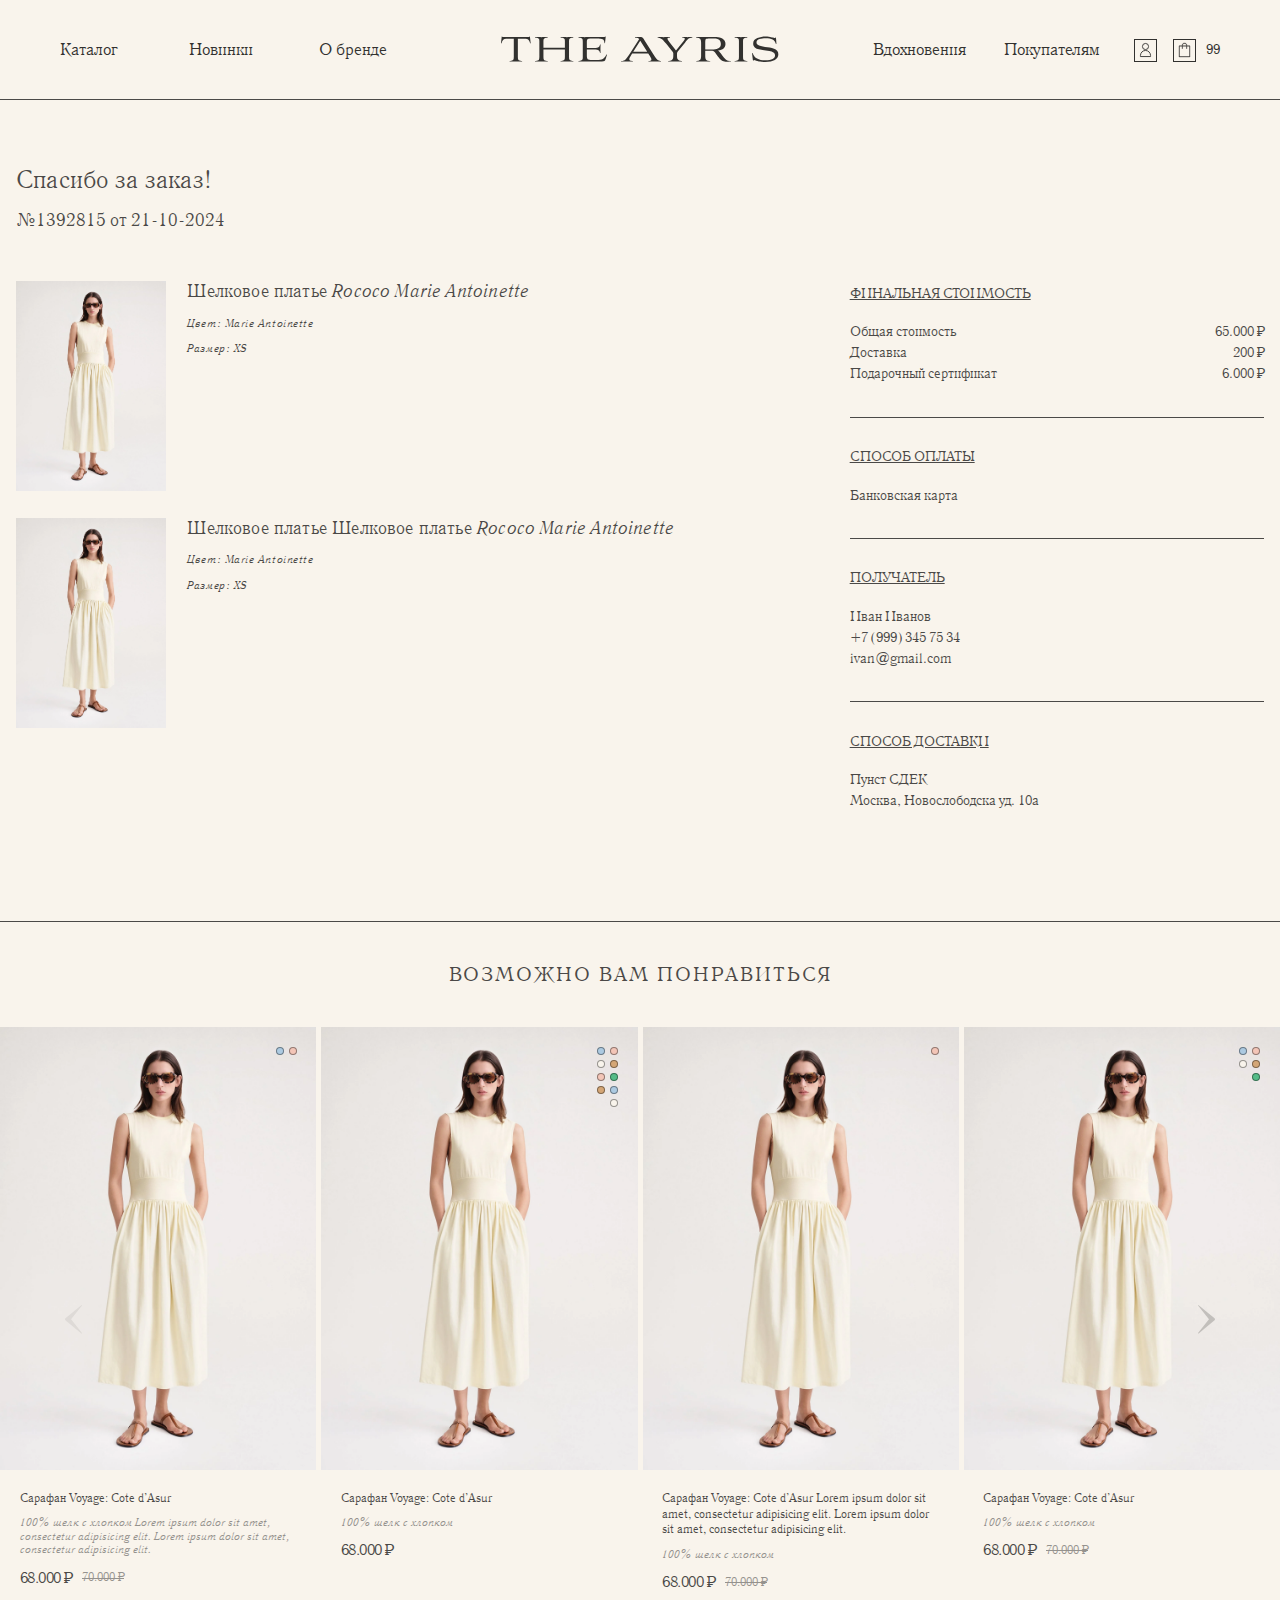
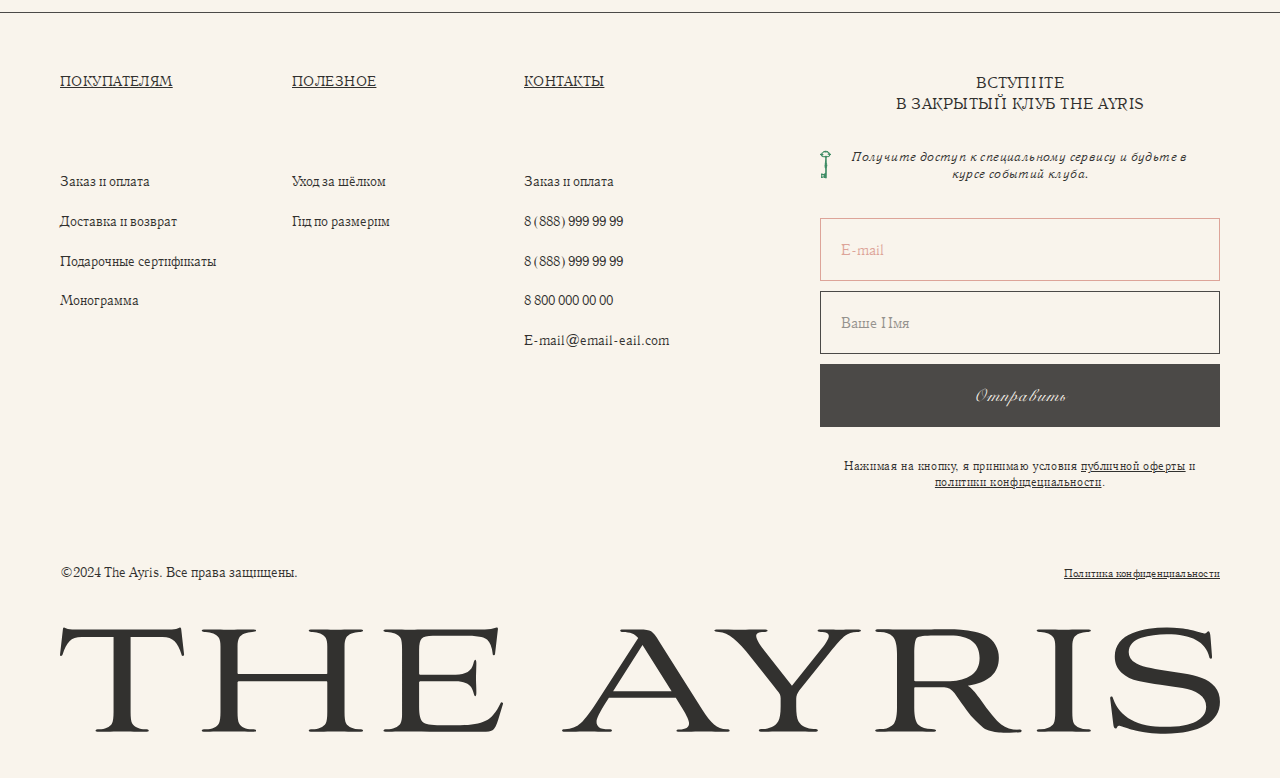
<file: basket-order.html>
<!DOCTYPE html>
<html lang="en">
<head>
  <meta charset="UTF-8">
  <meta name="viewport"
        content="width=device-width, user-scalable=no, initial-scale=1.0, maximum-scale=1.0, minimum-scale=1.0">
  <meta http-equiv="X-UA-Compatible" content="ie=edge">
  <link rel="stylesheet" href="./styles/libs/fancybox-5.0.min.css">
  <link rel="stylesheet" href="./styles/libs/swiper-bundle.min.css">
  <link rel="stylesheet" href="./styles/styles.css">
  <title>Спасибо за заказ!</title>
</head>
<body>
<header class="header" id="headerMain">
  <!--  Header burger menu  -->
  <button class="header-burger-button" id="hamburgerButton" type="button">
    <svg width="23" height="17" viewBox="0 0 23 17" fill="none" xmlns="http://www.w3.org/2000/svg">
      <line y1="0.5" x2="23" y2="0.5" stroke="#F9F4EC"/>
      <line y1="8.5" x2="23" y2="8.5" stroke="#F9F4EC"/>
      <line y1="16.5" x2="23" y2="16.5" stroke="#F9F4EC"/>
    </svg>
  </button>
  <!--  Header burger menu  -->

  <!--  Header logo  -->
  <a class="header__logo-wrapper" href="/">
    <svg class="header__logo" width="312" height="29" viewBox="0 0 312 29" fill="none" xmlns="http://www.w3.org/2000/svg">
      <title>THE AYRIS</title>
      <path d="M14.394 22.7071V2.51846H5.7972C4.38203 2.51846 3.2958 2.89654 2.5385 3.65268C1.78121 4.40882 1.17248 5.5939 0.712317 7.20793C0.613463 7.50276 0.46605 7.6519 0.268344 7.6519C0.0376857 7.6519 -0.043825 7.45766 0.0220773 7.05878L0.762611 0.494572C0.793828 0.173732 0.910024 0.000305176 1.10773 0.000305176C1.20658 0.0267551 1.30076 0.0682874 1.38695 0.123438C1.61396 0.234894 1.85399 0.31762 2.10147 0.369705C2.50651 0.461062 2.92113 0.50299 3.33627 0.494572H29.9833C30.3979 0.50285 30.8119 0.460923 31.2164 0.369705C31.4649 0.317396 31.7061 0.234685 31.9344 0.123438C32.0177 0.0687787 32.109 0.0272497 32.2049 0.000305176C32.4362 0.000305176 32.568 0.165061 32.6003 0.494572L33.3409 7.05878C33.4068 7.4542 33.3079 7.6519 33.0443 7.6519C32.8137 7.6519 32.6819 7.50276 32.6506 7.20793C32.1882 5.58928 31.5789 4.40419 30.8227 3.65268C30.0666 2.90116 28.9838 2.52309 27.5744 2.51846H18.9759V22.7071C18.9759 24.1882 19.1077 25.1917 19.3713 25.7178C19.7089 26.2823 20.2326 26.7116 20.8524 26.9318C21.4768 27.1983 22.1471 27.3409 22.826 27.3515C23.5197 27.3515 23.8666 27.4833 23.8666 27.7469C23.8666 27.9446 23.5706 28.0434 22.9786 28.0434C22.3196 28.0434 21.2993 28.0267 19.9176 27.9932C18.536 27.9596 17.4665 27.9434 16.7092 27.9446C15.9196 27.9446 14.8339 27.9608 13.4523 27.9932C12.0706 28.0255 11.0665 28.0423 10.4398 28.0434C9.84903 28.0434 9.55305 27.9446 9.55189 27.7469C9.55189 27.4833 9.89875 27.3515 10.5925 27.3515C11.2713 27.3409 11.9416 27.1983 12.5661 26.9318C13.2598 26.6531 13.7373 26.2485 13.9986 25.7178C14.2599 25.1871 14.3917 24.1835 14.394 22.7071Z" fill="black"/>
      <path d="M43.1537 22.707V5.08513C43.1537 4.0966 43.0225 3.3393 42.76 2.81324C42.4641 2.28833 41.9536 1.88367 41.2287 1.59925C40.5856 1.33598 39.8995 1.1937 39.2048 1.17955C38.481 1.17955 38.1191 1.04775 38.1191 0.784141C38.1191 0.588747 38.4319 0.490472 39.0574 0.489316C39.7141 0.489316 40.7506 0.505502 42.1669 0.537875C43.5832 0.570248 44.6695 0.587013 45.4256 0.588169C46.2141 0.588169 47.3079 0.571404 48.7069 0.537875C50.1058 0.504346 51.1343 0.488159 51.7921 0.489316C52.4165 0.489316 52.7304 0.588169 52.7304 0.784141C52.7304 1.04775 52.3685 1.17955 51.6447 1.17955C50.9577 1.19237 50.2793 1.33476 49.6451 1.59925C48.9375 1.87789 48.4357 2.28255 48.1398 2.81324C47.8761 3.34045 47.7443 4.09775 47.7443 5.08513V12.1401C47.7443 12.3708 47.8432 12.487 48.0409 12.487H71.6356C71.6691 12.492 71.7033 12.489 71.7355 12.4784C71.7676 12.4678 71.7968 12.4498 71.8208 12.4258C71.8447 12.4019 71.8627 12.3727 71.8733 12.3405C71.8839 12.3084 71.8869 12.2742 71.8819 12.2407V5.08513C71.8819 4.0966 71.7507 3.3393 71.4882 2.81324C71.1922 2.28833 70.6905 1.88367 69.9829 1.59925C69.3482 1.33686 68.6699 1.19625 67.9833 1.18476C67.2583 1.18476 66.8976 1.05295 66.8976 0.789344C66.8976 0.59395 67.2104 0.495675 67.8358 0.494518C68.4937 0.494518 69.5216 0.510705 70.9194 0.543078C72.3172 0.575451 73.3953 0.592216 74.1538 0.593372C74.9423 0.593372 76.0447 0.576607 77.461 0.543078C78.8774 0.509549 79.9139 0.493362 80.5706 0.494518C81.1949 0.494518 81.5088 0.593372 81.5088 0.789344C81.5088 1.05295 81.1464 1.18476 80.4214 1.18476C79.735 1.19775 79.0572 1.34014 78.4236 1.60445C77.7148 1.88309 77.213 2.28775 76.9182 2.81844C76.6546 3.34566 76.5228 4.10296 76.5228 5.09033V22.707C76.5228 24.254 76.6546 25.2576 76.9182 25.7177C77.213 26.245 77.7148 26.6496 78.4236 26.9317C79.057 27.1968 79.7349 27.3393 80.4214 27.3514C81.1464 27.3514 81.5088 27.4832 81.5088 27.7468C81.5088 27.9445 81.1949 28.0434 80.5706 28.0434C79.9116 28.0434 78.8832 28.0266 77.4853 27.9931C76.0875 27.9596 75.0099 27.9434 74.2526 27.9445C73.4618 27.9445 72.3675 27.9607 70.9697 27.9931C69.5719 28.0255 68.5272 28.0422 67.8358 28.0434C67.2104 28.0434 66.8976 27.9445 66.8976 27.7468C66.8976 27.4832 67.2583 27.3514 67.9833 27.3514C68.6703 27.3391 69.3488 27.1967 69.9829 26.9317C70.6893 26.6531 71.1911 26.2484 71.4882 25.7177C71.7507 25.2553 71.8819 24.2517 71.8819 22.707V14.8092C71.8819 14.5785 71.8004 14.4623 71.6356 14.4623H48.0912C48.0441 14.4557 47.9961 14.4601 47.951 14.4751C47.9059 14.4902 47.8649 14.5156 47.8312 14.5492C47.7976 14.5829 47.7722 14.6239 47.7572 14.669C47.7421 14.7141 47.7377 14.7621 47.7443 14.8092V22.707C47.7443 24.1881 47.8761 25.1917 48.1398 25.7177C48.7641 26.8034 49.9324 27.3462 51.6447 27.3462C52.3673 27.3462 52.7292 27.478 52.7304 27.7416C52.7304 27.9393 52.4165 28.0382 51.7921 28.0382C51.1331 28.0382 50.1047 28.0214 48.7069 27.9879C47.309 27.9544 46.2315 27.9382 45.4742 27.9393C44.6857 27.9393 43.5832 27.9555 42.1669 27.9879C40.7506 28.0203 39.7141 28.037 39.0574 28.0382C38.4307 28.0382 38.118 27.9393 38.1191 27.7416C38.1191 27.478 38.481 27.3462 39.2048 27.3462C40.9495 27.3462 42.1346 26.8034 42.76 25.7177C43.0225 25.0934 43.1537 24.0898 43.1537 22.707Z" fill="black"/>
      <path d="M113.365 28.0382H101.665C100.217 28.0382 98.7441 28.0215 97.248 27.988C95.7519 27.9544 94.7726 27.9382 94.3102 27.9394C93.554 27.9394 92.4846 27.9556 91.1018 27.988C89.719 28.0203 88.6992 28.0371 88.0425 28.0382C87.3488 28.0382 87.002 27.9394 87.002 27.7417C87.002 27.4781 87.3297 27.3463 87.9887 27.3463C88.7026 27.3374 89.4084 27.195 90.0699 26.9266C90.7925 26.6479 91.3024 26.2433 91.5995 25.7126C91.8631 25.1877 91.9949 24.431 91.9949 23.4424V5.82572C91.9949 4.31112 91.8631 3.30698 91.5995 2.81329C91.3035 2.28839 90.7936 1.88372 90.0699 1.5993C89.4081 1.33181 88.7025 1.1895 87.9887 1.17961C87.3297 1.17961 87.002 1.0478 87.002 0.784195C87.002 0.588801 87.3488 0.490525 88.0425 0.489369C88.6669 0.489369 89.6536 0.505556 91.0029 0.537929C92.3522 0.570302 93.3893 0.587067 94.1142 0.588223C94.7721 0.588223 95.7675 0.571458 97.1006 0.537929C98.4337 0.5044 99.4291 0.488213 100.087 0.489369H114.114C114.717 0.498235 115.32 0.456466 115.916 0.364502C116.269 0.314411 116.618 0.231977 116.956 0.118236C117.1 0.0560299 117.253 0.016258 117.409 0.000305176C117.737 0.000305176 117.853 0.215355 117.756 0.641985L117.015 7.05878C117.022 7.12709 117.01 7.19595 116.979 7.25735C116.948 7.31876 116.901 7.37018 116.842 7.40564C116.795 7.43862 116.739 7.45632 116.681 7.45632C116.624 7.45632 116.568 7.43862 116.521 7.40564C116.465 7.35778 116.422 7.29665 116.396 7.22785C116.37 7.15906 116.362 7.08482 116.372 7.01196C116.306 6.22389 116.123 5.45004 115.829 4.71579C115.621 4.1912 115.311 3.71312 114.917 3.30929C114.57 2.98094 114.035 2.73409 113.311 2.56876C112.663 2.41453 112.003 2.31475 111.339 2.27046C110.746 2.23925 109.873 2.22306 108.722 2.22191H100.283C98.7684 2.22191 97.7729 2.45314 97.2966 2.91561C96.8202 3.37808 96.5821 4.4146 96.5821 6.02516V12.2911C96.5821 12.5547 96.6965 12.6865 96.9289 12.6865H106.407C109.139 12.6865 110.735 11.6829 111.195 9.6758C111.358 9.01678 111.522 8.68726 111.688 8.68726C111.885 8.68726 111.984 9.01678 111.984 9.6758C111.984 10.0383 111.967 10.6869 111.936 11.6251C111.904 12.5634 111.885 13.2137 111.885 13.5744C111.885 13.9352 111.901 14.5786 111.936 15.4995C111.97 16.4204 111.984 17.0794 111.984 17.4748C111.984 18.1338 111.885 18.4616 111.688 18.4616C111.514 18.4616 111.358 18.1338 111.195 17.4748C110.767 15.4677 109.171 14.4635 106.407 14.4624H96.9272C96.88 14.4554 96.8318 14.4595 96.7866 14.4744C96.7413 14.4894 96.7001 14.5147 96.6664 14.5485C96.6327 14.5822 96.6073 14.6233 96.5924 14.6686C96.5774 14.7139 96.5733 14.7621 96.5803 14.8092V21.3318C96.5803 23.4696 96.9012 24.827 97.5428 25.4039C98.1845 25.9808 99.7887 26.2699 102.355 26.271H107.636C110.631 26.271 112.91 25.8762 114.473 25.0865C116.036 24.2968 117.361 22.736 118.448 20.404C118.611 20.0415 118.808 19.9774 119.039 20.2063C119.171 20.2722 119.213 20.3797 119.138 20.5531L117.855 24.7986C117.392 26.2797 116.923 27.1931 116.448 27.5388C115.973 27.8845 114.945 28.051 113.365 28.0382Z" fill="black"/>
      <path d="M167.489 21.8832L165.622 18.9037H147.636L146.861 20.1177C145.164 22.7931 144.315 24.5274 144.315 25.3205C144.302 25.6005 144.353 25.8798 144.464 26.1371C144.575 26.3944 144.744 26.6228 144.957 26.8051C145.384 27.167 146.288 27.3479 147.671 27.3479C148.191 27.3479 148.46 27.4641 148.46 27.6948C148.46 27.9254 148.214 28.0416 147.72 28.0416C147.026 28.0416 146.022 28.0248 144.709 27.9913C143.395 27.9578 142.409 27.9416 141.749 27.9428C141.089 27.9428 140.094 27.9589 138.762 27.9913C137.43 28.0237 136.435 28.0405 135.776 28.0416C135.282 28.0416 135.035 27.926 135.035 27.6948C135.035 27.4658 135.281 27.3479 135.776 27.3479C137.486 27.3479 138.925 26.797 140.094 25.6951C141.263 24.5933 142.801 22.5445 144.709 19.5489L155.52 2.81665C154.697 1.731 153.315 1.1876 151.374 1.18644C150.912 1.18644 150.68 1.05464 150.68 0.791026C150.68 0.595054 150.893 0.496201 151.322 0.496201H155.954C157.413 0.496201 158.426 0.669628 158.992 1.01648C159.559 1.36334 160.297 2.29637 161.207 3.81559L172.808 22.178C173.893 23.9031 174.93 25.1974 175.917 26.0611C176.85 26.9038 178.066 27.3655 179.323 27.3548C179.849 27.3548 180.112 27.4866 180.112 27.7502C180.112 27.948 179.849 28.0468 179.323 28.0468C178.629 28.0468 177.601 28.03 176.238 27.9965C174.875 27.963 173.831 27.9468 173.108 27.948C172.386 27.948 171.294 27.9641 169.83 27.9965C168.366 28.0289 167.273 28.0457 166.55 28.0468C166.056 28.0468 165.81 27.948 165.81 27.7502C165.81 27.519 166.057 27.4034 166.55 27.4034C168.313 27.4034 169.195 26.8438 169.195 25.7246C169.195 25.0644 168.626 23.784 167.489 21.8832ZM156.672 4.66885L148.765 17.1278H164.5L156.672 4.66885Z" fill="black"/>
      <path d="M193.829 21.226V19.2021C193.849 18.7998 193.79 18.3973 193.656 18.0176C193.431 17.5925 193.157 17.195 192.841 16.8331L185.931 8.09587C184.088 5.76039 182.492 4.04057 181.143 2.93642C179.794 1.83226 178.494 1.24839 177.243 1.1848C176.421 1.1189 176.008 0.987097 176.008 0.789391C176.008 0.591684 176.337 0.494565 176.996 0.494565C177.818 0.494565 178.739 0.510751 179.759 0.543124C180.779 0.575497 181.766 0.592262 182.721 0.593418C183.741 0.593418 184.965 0.576653 186.393 0.543124C187.821 0.509595 188.78 0.493408 189.272 0.494565C189.965 0.494565 190.312 0.59284 190.312 0.789391C190.312 1.053 189.965 1.1848 189.272 1.1848C187.929 1.1848 187.257 1.53166 187.256 2.22537C187.256 3.01851 187.961 4.30533 189.37 6.08585L196.873 15.6608L204.817 5.70778C206.131 4.10185 206.788 2.95492 206.788 2.26699C206.788 1.54553 206.065 1.1848 204.62 1.1848C204.059 1.1848 203.779 1.053 203.78 0.789391C203.78 0.593996 204.043 0.495721 204.569 0.494565C205.457 0.494565 206.386 0.510751 207.356 0.543124C208.327 0.575497 209.108 0.592262 209.701 0.593418C210.326 0.593418 211.098 0.576653 212.02 0.543124C212.941 0.509595 213.715 0.493408 214.34 0.494565C215.063 0.494565 215.425 0.59284 215.426 0.789391C215.426 1.053 215.064 1.1848 214.34 1.1848C213.057 1.21718 211.996 1.55305 211.156 2.19241C210.317 2.83178 208.929 4.3643 206.994 6.78996L198.886 16.8591C198.308 17.6523 198.019 18.4275 198.019 19.1848V21.2122C198.019 23.0933 198.216 24.4292 198.611 25.22C199.005 25.9076 199.614 26.4463 200.345 26.7531C201.07 27.1006 201.861 27.2864 202.665 27.2977C203.455 27.2977 203.85 27.4289 203.85 27.6914C203.85 27.9226 203.521 28.0382 202.863 28.0382C202.072 28.0382 200.912 28.0215 199.382 27.9879C197.853 27.9544 196.726 27.9382 196.002 27.9394C195.244 27.9394 194.108 27.9556 192.596 27.9879C191.084 28.0203 189.866 28.0371 188.942 28.0382C188.285 28.0382 187.956 27.9226 187.955 27.6914C187.955 27.4301 188.334 27.2989 189.091 27.2977C189.911 27.2912 190.719 27.1059 191.46 26.7549C192.191 26.4487 192.8 25.9105 193.194 25.2235C193.619 24.4674 193.83 23.1349 193.829 21.226Z" fill="black"/>
      <path d="M225.133 7.20784C225.133 4.77062 224.746 3.16584 223.973 2.39351C223.199 1.62118 222.072 1.21652 220.591 1.17952C219.737 1.17952 219.309 1.06391 219.308 0.832669C219.308 0.56906 219.655 0.437256 220.348 0.437256C221.302 0.437256 222.511 0.45402 223.976 0.48755C225.441 0.521079 226.733 0.537265 227.851 0.536109C228.936 0.536109 230.786 0.519923 233.4 0.48755C236.014 0.455177 237.749 0.438412 238.603 0.437256C240.018 0.437256 241.269 0.4783 242.354 0.560389C243.584 0.665505 244.805 0.855572 246.008 1.12923C247.185 1.36071 248.318 1.77688 249.364 2.3623C250.292 2.92921 251.064 3.71837 251.61 4.65847C252.236 5.72725 252.553 6.94927 252.524 8.18771C252.524 12.3014 249.743 14.7872 244.181 15.6451C244.939 16.0382 246.008 17.1897 247.389 19.0997C249.89 22.7209 251.815 25.0408 253.166 26.0594C254.516 27.0779 256.178 27.5404 258.15 27.4468C258.23 27.4408 258.311 27.4507 258.387 27.476C258.463 27.5013 258.534 27.5415 258.594 27.5942C258.64 27.6325 258.671 27.6865 258.68 27.7459C258.69 27.8054 258.677 27.8661 258.644 27.9168C258.599 27.9808 258.54 28.0339 258.472 28.0723C258.403 28.1107 258.327 28.1334 258.249 28.1387C257.262 28.237 256.324 28.2862 255.436 28.2862C254.119 28.2862 253.165 28.27 252.573 28.2376C251.829 28.1766 251.093 28.0442 250.375 27.8422C249.64 27.6742 248.944 27.3637 248.327 26.9282C247.616 26.3532 246.94 25.7352 246.303 25.0778C245.398 24.1639 244.565 23.1817 243.811 22.1399C243.002 21.0381 241.94 19.5495 240.627 17.6742C239.839 16.6197 238.901 16.0763 237.814 16.044H230.064C229.866 16.044 229.767 16.1601 229.767 16.3908V21.5728C229.767 23.9742 230.162 25.5292 230.952 26.238C231.741 26.9467 232.893 27.3005 234.408 27.2994C235.23 27.3653 235.641 27.4965 235.641 27.693C235.641 27.9243 235.312 28.0399 234.654 28.0399C233.7 28.0399 232.458 28.0231 230.927 27.9896C229.397 27.9561 228.27 27.9399 227.547 27.941C226.79 27.941 225.622 27.9572 224.042 27.9896C222.463 28.022 221.196 28.0387 220.241 28.0399C219.582 28.0399 219.254 27.9237 219.254 27.693C219.254 27.4976 219.665 27.3664 220.487 27.2994C221.092 27.3154 221.698 27.2572 222.289 27.1259C222.795 26.9804 223.272 26.7454 223.695 26.4322C224.19 26.0854 224.552 25.5113 224.783 24.698C225.013 23.8846 225.13 22.8475 225.13 21.5641L225.133 7.20784ZM230.069 14.4137H239.399C241.736 14.4137 243.644 13.8935 245.122 12.8529C246.601 11.8123 247.342 10.2578 247.344 8.18944C247.344 4.14281 244.695 2.1195 239.397 2.1195H235.152C232.517 2.1195 230.962 2.33339 230.487 2.76118C230.012 3.18896 229.773 4.65327 229.771 7.15408V14.1172C229.765 14.1576 229.768 14.1989 229.781 14.2377C229.794 14.2765 229.816 14.3117 229.845 14.3405C229.874 14.3693 229.909 14.391 229.948 14.4037C229.987 14.4164 230.028 14.4198 230.069 14.4137Z" fill="black"/>
      <path d="M267.697 22.707V5.08513C267.697 4.0966 267.565 3.3393 267.302 2.81324C267.004 2.28833 266.503 1.88367 265.796 1.59925C265.162 1.33476 264.484 1.19237 263.797 1.17955C263.074 1.17955 262.712 1.04775 262.711 0.784141C262.711 0.588747 263.007 0.490472 263.601 0.489316C264.257 0.489316 265.294 0.505502 266.71 0.537875C268.126 0.570248 269.212 0.587013 269.967 0.588169C270.723 0.588169 271.809 0.571404 273.226 0.537875C274.642 0.504346 275.679 0.488159 276.335 0.489316C276.96 0.489316 277.274 0.588169 277.274 0.784141C277.274 1.04775 276.911 1.17955 276.186 1.17955C275.499 1.19398 274.82 1.33814 274.187 1.60445C273.478 1.88309 272.976 2.28775 272.681 2.81844C272.418 3.34566 272.286 4.10296 272.286 5.09033V22.707C272.286 24.1881 272.418 25.1917 272.681 25.7177C272.976 26.245 273.478 26.6496 274.187 26.9317C274.82 27.1968 275.498 27.3393 276.184 27.3514C276.909 27.3514 277.272 27.4832 277.272 27.7468C277.272 27.9445 276.958 28.0434 276.334 28.0434C275.675 28.0434 274.646 28.0266 273.248 27.9931C271.851 27.9596 270.776 27.9416 270.024 27.9393C269.266 27.9393 268.18 27.9555 266.766 27.9879C265.352 28.0203 264.299 28.037 263.608 28.0382C263.014 28.0382 262.718 27.9393 262.718 27.7416C262.718 27.478 263.08 27.3462 263.804 27.3462C264.491 27.3342 265.169 27.1918 265.803 26.9265C266.511 26.6479 267.013 26.2432 267.308 25.7125C267.567 25.1911 267.697 24.1893 267.697 22.707Z" fill="black"/>
      <path d="M309.476 2.7647L309.872 7.84785C309.878 7.92821 309.868 8.009 309.843 8.08553C309.818 8.16205 309.777 8.23277 309.724 8.29356C309.681 8.34116 309.623 8.37212 309.56 8.381C309.496 8.38989 309.432 8.37611 309.377 8.34211C309.303 8.29421 309.241 8.22863 309.198 8.15119C309.155 8.07375 309.131 7.98683 309.129 7.89814C308.142 3.85151 304.358 1.8282 297.777 1.8282C296.558 1.82225 295.341 1.89582 294.131 2.04845C293.027 2.19364 291.937 2.43327 290.873 2.7647C289.82 3.09421 288.989 3.57981 288.381 4.22149C288.081 4.53241 287.846 4.89951 287.689 5.30164C287.533 5.70376 287.457 6.13296 287.467 6.56449C287.458 7.08253 287.577 7.59468 287.814 8.05546C288.051 8.51624 288.398 8.91138 288.825 9.20578C289.73 9.88099 290.898 10.3747 292.33 10.6868C293.761 10.999 295.344 11.2881 297.08 11.554L302.338 12.3656C303.972 12.6081 305.579 13.0035 307.139 13.5467C308.502 14.012 309.713 14.84 310.642 15.9417C311.547 17.0285 312 18.3621 312 19.9426C312 22.6747 310.691 24.7888 308.075 26.2849C305.459 27.781 301.863 28.5296 297.29 28.5307C296.402 28.5307 295.579 28.5146 294.822 28.4822C294.064 28.4498 293.333 28.3839 292.626 28.2845C291.917 28.1856 291.343 28.1024 290.892 28.0382C290.441 27.974 289.896 27.8648 289.239 27.6914C288.582 27.5179 288.127 27.4121 287.881 27.3445C287.635 27.2769 287.174 27.1312 286.494 26.9005C285.814 26.6699 285.399 26.5381 285.235 26.5051C284.808 26.375 284.52 26.4479 284.368 26.7271C284.215 27.0063 284.097 27.1468 283.998 27.1468C283.603 27.1468 283.371 26.7358 283.304 25.9137L282.467 19.0027C282.467 18.7061 282.597 18.5587 282.86 18.5587C283.034 18.5587 283.157 18.7321 283.256 19.0512C285.072 24.1558 289.748 26.708 297.284 26.708C301.003 26.708 303.767 26.2247 305.578 25.2582C307.388 24.2916 308.293 22.9713 308.292 21.2971C308.292 19.8877 307.682 18.7645 306.464 17.9274C305.245 17.0903 303.731 16.5377 301.92 16.2695L295.998 15.3885C293.861 15.0717 291.888 14.7248 290.079 14.3479C288.269 13.971 286.755 13.231 285.536 12.128C284.319 11.025 283.71 9.58501 283.71 7.80796C283.71 6.29568 284.13 5.00422 284.969 3.9336C285.809 2.86298 286.955 2.05365 288.408 1.50562C289.842 0.966927 291.329 0.578679 292.843 0.347132C294.46 0.109477 296.094 -0.00646602 297.728 0.000278059C298.916 -0.00322511 300.103 0.06279 301.284 0.197985C302.402 0.329789 303.265 0.461594 303.875 0.593398C304.484 0.725203 305.183 0.89863 305.973 1.11368C306.763 1.32873 307.289 1.46863 307.551 1.53337C307.947 1.6328 308.243 1.5669 308.441 1.33567C308.639 1.10674 308.802 0.988812 308.933 0.988812C309.231 0.987655 309.412 1.57962 309.476 2.7647Z" fill="black"/>
    </svg>
  </a>
  <!--  Header logo  -->

  <!--  Mobile user menu  -->
  <div class="header-menu__item_user_mobile">
    <a class="header-menu__item_user-link" href="/">
      <svg class="header-menu__item_user-link-icon" width="23" height="23" viewBox="0 0 23 23" fill="none" xmlns="http://www.w3.org/2000/svg">
        <circle cx="11.5" cy="7.5" r="3.05" stroke="#F9F4EC" stroke-width="0.9"/>
        <path d="M6.45 16.5C6.45 13.711 8.71096 11.45 11.5 11.45C14.289 11.45 16.55 13.711 16.55 16.5V17.55H6.45V16.5Z" stroke="#F9F4EC" stroke-width="0.9"/>
        <rect x="0.5" y="0.5" width="22" height="22" stroke="#F9F4EC"/>
      </svg>
    </a>
    <a class="header-menu__item_user-link" href="/">
      <svg class="header-menu__item_user-link-icon" width="23" height="23" viewBox="0 0 23 23" fill="none" xmlns="http://www.w3.org/2000/svg">
        <rect x="0.5" y="0.5" width="22" height="22" stroke="#F9F4EC"/>
        <path d="M16.7801 6.70964H13.92V6.4839C13.92 5.11423 12.8343 4 11.5 4C10.1657 4 9.07998 5.11423 9.07998 6.4839V6.70964H6.21993C6.09852 6.70964 6 6.81077 6 6.93538V17.7743C6 17.899 6.09852 18 6.21993 18H16.7801C16.9015 18 17 17.8989 17 17.7743V6.93538C17 6.81077 16.9015 6.70964 16.7801 6.70964ZM9.51999 6.4839C9.51999 5.3633 10.4082 4.45163 11.5 4.45163C12.5918 4.45163 13.48 5.3633 13.48 6.4839V6.70964H9.51999V6.4839ZM16.56 17.5485H6.44002V7.16127H9.07998V9.64518C9.07998 9.76995 9.1785 9.87092 9.29991 9.87092C9.42132 9.87092 9.51984 9.76979 9.51984 9.64518V7.16127H13.4799V9.64518C13.4799 9.76995 13.5784 9.87092 13.6998 9.87092C13.8212 9.87092 13.9197 9.76979 13.9197 9.64518V7.16127H16.5597V17.5485H16.56Z" fill="#F9F4EC" stroke="#F9F4EC" stroke-width="0.3"/>
      </svg>
      <span class="header-menu__item_user-link-count">99</span>
    </a>
  </div>
  <!--  Mobile user menu  -->

  <div class="header-menu-wrapper" id="headerMenu">
    <nav class="header-menu">

      <div class="header-menu__mobile-header">
        <div class="header-menu__mobile-header-title">Меню</div>
        <button type="button" class="header-menu__mobile-button" id="closeMenuButton">
          <svg width="17" height="13" viewBox="0 0 17 13" fill="none" xmlns="http://www.w3.org/2000/svg">
            <path d="M2.84615 1.043H2.23515C2.21782 1.043 2.17448 1.04733 2.10515 1.056C2.03582 1.056 1.96215 1.07767 1.88415 1.121C1.81482 1.15567 1.74982 1.21633 1.68915 1.303C1.62848 1.381 1.59815 1.498 1.59815 1.654V11.95C1.59815 12.106 1.62848 12.223 1.68915 12.301C1.74982 12.3877 1.81482 12.4483 1.88415 12.483C1.96215 12.5263 2.03582 12.548 2.10515 12.548C2.17448 12.5567 2.21782 12.561 2.23515 12.561H2.84615V12.886H0.66215V0.717999H2.84615V1.043ZM9.75717 4.865C9.79184 4.82167 9.81784 4.77833 9.83517 4.735C9.86117 4.683 9.87417 4.62667 9.87417 4.566C9.87417 4.45333 9.82651 4.35367 9.73117 4.267C9.64451 4.17167 9.50584 4.124 9.31517 4.124H9.27617V3.994H11.1872V4.124C10.9618 4.15 10.7842 4.21933 10.6542 4.332C10.5242 4.44467 10.4245 4.54867 10.3552 4.644L8.96417 6.568L10.6282 9.259C10.7235 9.415 10.8492 9.54933 11.0052 9.662C11.1612 9.766 11.3302 9.83533 11.5122 9.87V10H9.27617V9.87C9.44951 9.87 9.57951 9.82667 9.66617 9.74C9.75284 9.65333 9.79617 9.571 9.79617 9.493C9.79617 9.47567 9.78751 9.44967 9.77017 9.415C9.76151 9.37167 9.73117 9.30667 9.67917 9.22L8.47017 7.283L7.13117 9.337C7.08784 9.40633 7.06617 9.467 7.06617 9.519C7.06617 9.63167 7.12684 9.71833 7.24817 9.779C7.37817 9.83967 7.50384 9.87 7.62517 9.87H7.67717V10H5.70117V9.87C5.81384 9.844 5.96984 9.78333 6.16917 9.688C6.37717 9.584 6.57217 9.402 6.75417 9.142L8.24917 6.971L7.02717 4.917C7.00117 4.88233 6.96217 4.826 6.91017 4.748C6.85817 4.66133 6.78884 4.57467 6.70217 4.488C6.61551 4.40133 6.51151 4.32333 6.39017 4.254C6.26884 4.18467 6.13017 4.14133 5.97417 4.124V3.994H8.24917V4.124H8.15817C8.03684 4.124 7.93717 4.15433 7.85917 4.215C7.78117 4.27567 7.74217 4.36233 7.74217 4.475C7.74217 4.51833 7.75084 4.566 7.76817 4.618C7.79417 4.67 7.81584 4.709 7.83317 4.735L8.78217 6.295L9.75717 4.865ZM16.55 0.717999V12.886H14.366V12.561H14.977C14.9943 12.561 15.0376 12.5567 15.107 12.548C15.1763 12.548 15.2456 12.5263 15.315 12.483C15.393 12.4483 15.4623 12.3877 15.523 12.301C15.5836 12.223 15.614 12.106 15.614 11.95V1.654C15.614 1.498 15.5836 1.381 15.523 1.303C15.4623 1.21633 15.393 1.15567 15.315 1.121C15.2456 1.07767 15.1763 1.056 15.107 1.056C15.0376 1.04733 14.9943 1.043 14.977 1.043H14.366V0.717999H16.55Z" fill="#4B4947"/>
          </svg>
        </button>
      </div>

      <ul class="header-menu__list">
        <li class="header-menu__item">

          <!--  Header menu item with drop down menu  -->
          <div class="header-menu__item-drop-menu-wrapper">
            <span class="header-menu__item-name">Каталог</span>
            <!-- Menu drop  -->
            <div class="menu-drop">
              <div class="menu-drop-lists-picture">
                <div class="menu-drop__section">

                  <!-- Menu drop / list wrapper  -->
                  <div class="menu-drop__list-wrapper mobile-drop-down">
                    <div class="menu-drop__list-title">Категории</div>
                    <button class="mobile-drop-down-button">Категории</button>
                    <ul class="menu-drop__list mobile-drop-down-list">
                      <li class="menu-drop__list-item">
                        <a title="Платья"
                           data-menu-drop-image="CategoryPicture"
                           data-menu-drop-title="Категория"
                           data-menu-drop-name="Платья"
                           class="menu-drop__list-link"
                           href="">
                          Платья
                        </a>
                      </li>
                      <li class="menu-drop__list-item">
                        <a title="Пижамы"
                           data-menu-drop-image="CategoryPicture"
                           data-menu-drop-title="Пижамы"
                           class="menu-drop__list-link"
                           href="">
                          Пижамы
                        </a>
                      </li>
                      <li class="menu-drop__list-item">
                        <a title="Комбинации" class="menu-drop__list-link" href="">
                          Комбинации
                        </a>
                      </li>
                      <li class="menu-drop__list-item">
                        <a title="Халаты" class="menu-drop__list-link" href="">
                          Халаты
                        </a>
                      </li>
                      <li class="menu-drop__list-item">
                        <a title="Топы и рубашки" class="menu-drop__list-link" href="">
                          Топы и рубашки
                        </a>
                      </li>
                      <li class="menu-drop__list-item">
                        <a title="Юбки, шорты, брюки" class="menu-drop__list-link" href="">
                          Юбки, шорты, брюки
                        </a>
                      </li>
                      <li class="menu-drop__list-item">
                        <a title="Костюмы"  class="menu-drop__list-link" href="">
                          Костюмы
                        </a>
                      </li>
                      <li class="menu-drop__list-item">
                        <a title="Категория"  class="menu-drop__list-link" href="">
                          Белье
                        </a>
                      </li>
                      <li class="menu-drop__list-item">
                        <a title="Категория"  class="menu-drop__list-link" href="">
                          Аксессуары
                        </a>
                      </li>
                    </ul>
                  </div>
                  <!-- Menu drop / list wrapper  -->

                </div>

                <div class="menu-drop__section">

                  <!-- Menu drop / list wrapper  -->
                  <div class="menu-drop__list-wrapper mobile-drop-down">
                    <div class="menu-drop__list-title">Коллекции</div>
                    <button class="mobile-drop-down-button">Коллекции</button>
                    <ul class="menu-drop__list mobile-drop-down-list">
                      <li class="menu-drop__list-item">
                        <a title="Коллекции" class="menu-drop__list-link" href="">
                          Для сна и дома
                        </a>
                      </li>
                      <li class="menu-drop__list-item">
                        <a title="Коллекции" class="menu-drop__list-link" href="">
                          Resort
                        </a>
                      </li>
                      <li class="menu-drop__list-item">
                        <a title="Коллекции" class="menu-drop__list-link" href="">
                          Вечерний выход
                        </a>
                      </li>
                      <li class="menu-drop__list-item">
                        <a title="Коллекции" class="menu-drop__list-link" href="">
                          Раскошная база
                        </a>
                      </li>
                      <li class="menu-drop__list-item">
                        <a title="Коллекции" class="menu-drop__list-link" href="">
                          Вечеринка дома
                        </a>
                      </li>
                      <li class="menu-drop__list-item">
                        <a title="Коллекции" class="menu-drop__list-link" href="">
                          Иконы The Ayris
                        </a>
                      </li>
                    </ul>
                  </div>
                  <!-- Menu drop / list wrapper  -->

                </div>
                <div class="menu-drop__section">

                  <!-- Menu drop / list wrapper  -->
                  <div class="menu-drop__list-wrapper mobile-drop-down">
                    <div class="menu-drop__list-title">Материал</div>
                    <button class="mobile-drop-down-button">Материал</button>
                    <ul class="menu-drop__list mobile-drop-down-list">
                      <li class="menu-drop__list-item">
                        <a title="Материал" class="menu-drop__list-link" href="">
                          Шелк-сатин
                        </a>
                      </li>
                      <li class="menu-drop__list-item">
                        <a title="Материал" class="menu-drop__list-link" href="">
                          Шелк-твил
                        </a>
                      </li>
                      <li class="menu-drop__list-item">
                        <a title="Материал" class="menu-drop__list-link" href="">
                          Шелк-креп
                        </a>
                      </li>
                      <li class="menu-drop__list-item">
                        <a title="Материал" class="menu-drop__list-link" href="">
                          Шелк с хлопком
                        </a>
                      </li>
                    </ul>
                  </div>
                  <!-- Menu drop / list wrapper  -->

                </div>

                <div class="menu-drop__picture-section">
                  <div class="menu-drop__list-link-picture">
                    <picture id="linkPicturePlace">
                      <source srcset="images/pictures/CategoryPicture.webp" type="image/webp">
                      <source srcset="images/pictures/CategoryPicture.jpg" type="image/jpeg">
                      <img src="images/pictures/CategoryPicture.jpg" alt="Category Picture">
                    </picture>
                    <div class="menu-drop__list-link-picture-title">
                      Категория
                    </div>
                    <div class="menu-drop__list-link-picture-name">
                      Пижамы
                    </div>
                  </div>
                </div>
              </div>
            </div>
            <!-- Menu drop  -->
          </div>
          <!--  Header menu item with drop down menu  -->
        </li>

        <li class="header-menu__item">
          <!--  Header menu item link  -->
          <a title="Новинки" class="header-menu__item-name" href="/">Новинки</a>
          <!--  Header menu item link  -->
        </li>
        <li class="header-menu__item">
          <!--  Header menu item link  -->
          <a title="О бренде" class="header-menu__item-name" href="/">О бренде</a>
          <!--  Header menu item link  -->
        </li>
      </ul>
      <ul class="header-menu__list header-menu__list_end">
        <li class="header-menu__item">
          <!--  Header menu item link  -->
          <a title="Вдохновения" class="header-menu__item-name" href="/">Вдохновения</a>
          <!--  Header menu item link  -->
        </li>
        <li class="header-menu__item">
          <!--  Header menu item link  -->
          <a title="Покупателям" class="header-menu__item-name" href="/">Покупателям</a>
          <!--  Header menu item link  -->
        </li>
        <li class="header-menu__item_user">
          <a class="header-menu__item_user-link" href="/">
            <svg class="header-menu__item_user-link-icon" width="23" height="23" viewBox="0 0 23 23" fill="none" xmlns="http://www.w3.org/2000/svg">
              <circle cx="11.5" cy="7.5" r="3.05" stroke="#F9F4EC" stroke-width="0.9"/>
              <path d="M6.45 16.5C6.45 13.711 8.71096 11.45 11.5 11.45C14.289 11.45 16.55 13.711 16.55 16.5V17.55H6.45V16.5Z" stroke="#F9F4EC" stroke-width="0.9"/>
              <rect x="0.5" y="0.5" width="22" height="22" stroke="#F9F4EC"/>
            </svg>
          </a>
          <a class="header-menu__item_user-link" href="/">
            <svg class="header-menu__item_user-link-icon" width="23" height="23" viewBox="0 0 23 23" fill="none" xmlns="http://www.w3.org/2000/svg">
              <rect x="0.5" y="0.5" width="22" height="22" stroke="#F9F4EC"/>
              <path d="M16.7801 6.70964H13.92V6.4839C13.92 5.11423 12.8343 4 11.5 4C10.1657 4 9.07998 5.11423 9.07998 6.4839V6.70964H6.21993C6.09852 6.70964 6 6.81077 6 6.93538V17.7743C6 17.899 6.09852 18 6.21993 18H16.7801C16.9015 18 17 17.8989 17 17.7743V6.93538C17 6.81077 16.9015 6.70964 16.7801 6.70964ZM9.51999 6.4839C9.51999 5.3633 10.4082 4.45163 11.5 4.45163C12.5918 4.45163 13.48 5.3633 13.48 6.4839V6.70964H9.51999V6.4839ZM16.56 17.5485H6.44002V7.16127H9.07998V9.64518C9.07998 9.76995 9.1785 9.87092 9.29991 9.87092C9.42132 9.87092 9.51984 9.76979 9.51984 9.64518V7.16127H13.4799V9.64518C13.4799 9.76995 13.5784 9.87092 13.6998 9.87092C13.8212 9.87092 13.9197 9.76979 13.9197 9.64518V7.16127H16.5597V17.5485H16.56Z" fill="#F9F4EC" stroke="#F9F4EC" stroke-width="0.3"/>
            </svg>
            <span class="header-menu__item_user-link-count">99</span>
          </a>
        </li>
      </ul>
    </nav>

    <div class="header-menu-mobile-copy">
      <span>©2024 The Ayris.</span>
      <span>Все права защищены.</span>
    </div>

  </div>
</header>
<main class="main main-top-padding">
  <div class="page-container page-container_padding-top">
    <section class="basket-order-wrapper">
      <div class="basket-order-header">
        <h1 class="basket-order-header__title">
          Спасибо за заказ!
        </h1>
        <p class="basket-order-header__info">
          №1392815 от 21-10-2024
        </p>
      </div>
      <div class="basket-order-content">
        <div class="basket-order-list">
          <div class="card-horizontal">
            <div class="card-horizontal-start">
              <picture class="card-horizontal__picture">
                <source srcset="images/pictures/card1.webp" type="image/webp">
                <source srcset="images/pictures/card1.jpg" type="image/jpeg">
                <img class="card-horizontal__picture-img" src="images/pictures/card1.jpg" alt="Card">
              </picture>
            </div>
            <div class="card-horizontal-end">
              <div class="card-horizontal__info">
                <div class="card-horizontal__info-top">
                  <div class="card-horizontal__info-title">
                    Шелковое платье <i>Rococo Marie Antoinette</i>
                  </div>
                  <div class="card-horizontal__info-item">
                    Цвет: Marie Antoinette
                  </div>
                  <div class="card-horizontal__info-item">
                    Размер: ХS
                  </div>
                </div>
              </div>
            </div>
          </div>
          <div class="card-horizontal">
            <div class="card-horizontal-start">
              <picture class="card-horizontal__picture">
                <source srcset="images/pictures/card1.webp" type="image/webp">
                <source srcset="images/pictures/card1.jpg" type="image/jpeg">
                <img class="card-horizontal__picture-img" src="images/pictures/card1.jpg" alt="Card">
              </picture>
            </div>
            <div class="card-horizontal-end">
              <div class="card-horizontal__info">
                <div class="card-horizontal__info-top">
                  <div class="card-horizontal__info-title">
                    Шелковое платье Шелковое платье <i>Rococo Marie Antoinette</i>
                  </div>
                  <div class="card-horizontal__info-item">
                    Цвет: Marie Antoinette
                  </div>
                  <div class="card-horizontal__info-item">
                    Размер: ХS
                  </div>
                </div>
              </div>
            </div>
          </div>
        </div>
        <ul class="basket-info-list">
          <li class="basket-info-list__item">
            <span class="basket-info-list__item-title">
              Финальная стоимость
            </span>
            <ul class="basket-info-list-details">
              <li class="basket-info-list-detail_item">
                <span class="basket-info-list-detail_item-label">
                  Общая стоимость
                </span>
                <span class="basket-info-list-detail_item-value">
                  65.000 ₽
                </span>
              </li>
              <li class="basket-info-list-detail_item">
                <span class="basket-info-list-detail_item-label">
                  Доставка
                </span>
                <span class="basket-info-list-detail_item-value">
                  200 ₽
                </span>
              </li>
              <li class="basket-info-list-detail_item">
                <span class="basket-info-list-detail_item-label">
                  Подарочный сертификат
                </span>
                <span class="basket-info-list-detail_item-value">
                  6.000 ₽
                </span>
              </li>
            </ul>
          </li>
          <li class="basket-info-list__item">
            <span class="basket-info-list__item-title">
              Способ оплаты
            </span>
            <ul class="basket-info-list-details">
              <li class="basket-info-list-detail_item">
                <span class="basket-info-list-detail_item-label">
                  Банковская карта
                </span>
              </li>
            </ul>
          </li>
          <li class="basket-info-list__item">
            <span class="basket-info-list__item-title">
              Получатель
            </span>
            <ul class="basket-info-list-details">
              <li class="basket-info-list-detail_item">
                <span class="basket-info-list-detail_item-label">
                  Иван Иванов
                </span>
              </li>
              <li class="basket-info-list-detail_item">
                <span class="basket-info-list-detail_item-label">
                  +7 (999) 345 75 34
                </span>
              </li>
              <li class="basket-info-list-detail_item">
                <span class="basket-info-list-detail_item-label">
                  ivan@gmail.com
                </span>
              </li>
            </ul>
          </li>
          <li class="basket-info-list__item">
            <span class="basket-info-list__item-title">
              Способ доставки
            </span>
            <ul class="basket-info-list-details">
              <li class="basket-info-list-detail_item">
                <span class="basket-info-list-detail_item-label">
                  Пунст СДЕК
                </span>
              </li>
              <li class="basket-info-list-detail_item">
                <span class="basket-info-list-detail_item-label">
                  Москва, Новослободска уд. 10а
                </span>
              </li>
            </ul>
          </li>
        </ul>
      </div>
    </section>
  </div>

  <section>
    <div class="section-title section-title_border-top">
      Возможно вам понравиться
    </div>
    <div id="youWillLikeIt" class="swiper">
      <div class="swiper-wrapper">
        <div class="swiper-slide">
          <!--  Card  -->
          <div class="card">
            <div class="card-top">
              <picture class="card-top__picture">
                <source srcset="images/pictures/card1.webp" type="image/webp">
                <source srcset="images/pictures/card1.jpg" type="image/jpeg">
                <img class="card-top__picture-img" src="images/pictures/card1.jpg" alt="Card">
              </picture>
              <a class="card-top__link" href="/" title="Сарафан Voyage: Сote d’Asur">
                <span class="card-top__link-hidden-text">Сарафан Voyage: Сote d’Asur</span>
              </a>
              <ul class="card-colors">
                <li class="card-colors__item" style="background-color: #F3C5B7"></li>
                <li class="card-colors__item" style="background-color: #ACCAE1"></li>
              </ul>
            </div>
            <div class="card-bottom">
              <h4 class="card-title">
                Сарафан Voyage: Сote d’Asur
              </h4>
              <p class="card-descriptor">
                100% шелк с хлопком Lorem ipsum dolor sit amet, consectetur adipisicing elit. Lorem ipsum dolor sit amet, consectetur adipisicing elit.
              </p>
              <div class="card-price">
                <span class="card-price__value">68.000 ₽</span>
                <span class="card-price__value_old">70.000 ₽</span>
              </div>
            </div>
          </div>
          <!--  Card  -->
        </div>
        <div class="swiper-slide">
          <!--  Card  -->
          <div class="card">
            <div class="card-top">
              <picture class="card-top__picture">
                <source srcset="images/pictures/card1.webp" type="image/webp">
                <source srcset="images/pictures/card1.jpg" type="image/jpeg">
                <img class="card-top__picture-img" src="images/pictures/card1.jpg" alt="Card">
              </picture>
              <a class="card-top__link" href="/" title="Сарафан Voyage: Сote d’Asur">
                <span class="card-top__link-hidden-text">Сарафан Voyage: Сote d’Asur</span>
              </a>
              <ul class="card-colors">
                <li class="card-colors__item" style="background-color: #F3C5B7"></li>
                <li class="card-colors__item" style="background-color: #ACCAE1"></li>
                <li class="card-colors__item" style="background-color: #D4A676"></li>
                <li class="card-colors__item" style="background-color: #F9F4EC"></li>
                <li class="card-colors__item" style="background-color: #55bc88"></li>
                <li class="card-colors__item" style="background-color: #F3C5B7"></li>
                <li class="card-colors__item" style="background-color: #ACCAE1"></li>
                <li class="card-colors__item" style="background-color: #D4A676"></li>
                <li class="card-colors__item" style="background-color: #F9F4EC"></li>
              </ul>
            </div>
            <div class="card-bottom">
              <h4 class="card-title">
                Сарафан Voyage: Сote d’Asur
              </h4>
              <p class="card-descriptor">
                100% шелк с хлопком
              </p>
              <div class="card-price">
                <span class="card-price__value">68.000 ₽</span>
              </div>
            </div>
          </div>
          <!--  Card  -->
        </div>
        <div class="swiper-slide">
          <!--  Card  -->
          <div class="card">
            <div class="card-top">
              <picture class="card-top__picture">
                <source srcset="images/pictures/card1.webp" type="image/webp">
                <source srcset="images/pictures/card1.jpg" type="image/jpeg">
                <img class="card-top__picture-img" src="images/pictures/card1.jpg" alt="Card">
              </picture>
              <a class="card-top__link" href="/" title="Сарафан Voyage: Сote d’Asur">
                <span class="card-top__link-hidden-text">Сарафан Voyage: Сote d’Asur</span>
              </a>
              <ul class="card-colors">
                <li class="card-colors__item" style="background-color: #F3C5B7"></li>
              </ul>
            </div>
            <div class="card-bottom">
              <h4 class="card-title">
                Сарафан Voyage: Сote d’Asur Lorem ipsum dolor sit amet, consectetur adipisicing elit. Lorem ipsum dolor sit amet, consectetur adipisicing elit.
              </h4>
              <p class="card-descriptor">
                100% шелк с хлопком
              </p>
              <div class="card-price">
                <span class="card-price__value">68.000 ₽</span>
                <span class="card-price__value_old">70.000 ₽</span>
              </div>
            </div>
          </div>
          <!--  Card  -->
        </div>
        <div class="swiper-slide">
          <!--  Card  -->
          <div class="card">
            <div class="card-top">
              <picture class="card-top__picture">
                <source srcset="images/pictures/card1.webp" type="image/webp">
                <source srcset="images/pictures/card1.jpg" type="image/jpeg">
                <img class="card-top__picture-img" src="images/pictures/card1.jpg" alt="Card">
              </picture>
              <a class="card-top__link" href="/" title="Сарафан Voyage: Сote d’Asur">
                <span class="card-top__link-hidden-text">Сарафан Voyage: Сote d’Asur</span>
              </a>
              <ul class="card-colors">
                <li class="card-colors__item" style="background-color: #F3C5B7"></li>
                <li class="card-colors__item" style="background-color: #ACCAE1"></li>
                <li class="card-colors__item" style="background-color: #D4A676"></li>
                <li class="card-colors__item" style="background-color: #F9F4EC"></li>
                <li class="card-colors__item" style="background-color: #55bc88"></li>
              </ul>
            </div>
            <div class="card-bottom">
              <h4 class="card-title">
                Сарафан Voyage: Сote d’Asur
              </h4>
              <p class="card-descriptor">
                100% шелк с хлопком
              </p>
              <div class="card-price">
                <span class="card-price__value">68.000 ₽</span>
                <span class="card-price__value_old">70.000 ₽</span>
              </div>
            </div>
          </div>
          <!--  Card  -->
        </div>
        <div class="swiper-slide">
          <!--  Card  -->
          <div class="card">
            <div class="card-top">
              <picture class="card-top__picture">
                <source srcset="images/pictures/card1.webp" type="image/webp">
                <source srcset="images/pictures/card1.jpg" type="image/jpeg">
                <img class="card-top__picture-img" src="images/pictures/card1.jpg" alt="Card">
              </picture>
              <a class="card-top__link" href="/" title="Сарафан Voyage: Сote d’Asur">
                <span class="card-top__link-hidden-text">Сарафан Voyage: Сote d’Asur</span>
              </a>
              <ul class="card-colors">
                <li class="card-colors__item" style="background-color: #F3C5B7"></li>
                <li class="card-colors__item" style="background-color: #ACCAE1"></li>
                <li class="card-colors__item" style="background-color: #D4A676"></li>
                <li class="card-colors__item" style="background-color: #F9F4EC"></li>
                <li class="card-colors__item" style="background-color: #55bc88"></li>
              </ul>
            </div>
            <div class="card-bottom">
              <h4 class="card-title">
                Сарафан Voyage: Сote d’Asur
              </h4>
              <p class="card-descriptor">
                100% шелк с хлопком
              </p>
              <div class="card-price">
                <span class="card-price__value">68.000 ₽</span>
                <span class="card-price__value_old">70.000 ₽</span>
              </div>
            </div>
          </div>
          <!--  Card  -->
        </div>
      </div>
      <div class="swiper-button-prev"></div>
      <div class="swiper-button-next"></div>
    </div>
  </section>
</main>


<footer class="footer">
  <div class="footer-main">
    <div class="footer-main__section">
      <h4 class="footer-main__title">Покупателям</h4>
      <ul class="footer-main__list">
        <li class="footer-main__item">
          <a title="Заказ и оплата" class="footer-main__link" href="">
            Заказ и оплата
          </a>
        </li>
        <li class="footer-main__item">
          <a title="Доставка и возврат" class="footer-main__link" href="">
            Доставка и возврат
          </a>
        </li>
        <li class="footer-main__item">
          <a title="Подарочные сертификаты" class="footer-main__link" href="">
            Подарочные сертификаты
          </a>
        </li>
        <li class="footer-main__item">
          <a title="Монограмма" class="footer-main__link" href="">
            Монограмма
          </a>
        </li>
      </ul>
    </div>
    <div class="footer-main__section">
      <h4 class="footer-main__title">Полезное</h4>
      <ul class="footer-main__list">
        <li class="footer-main__item">
          <a title="Уход за шёлком" class="footer-main__link" href="">
            Уход за шёлком
          </a>
        </li>
        <li class="footer-main__item">
          <a title="Гид по размерим" class="footer-main__link" href="">
            Гид по размерим
          </a>
        </li>
      </ul>
    </div>
    <div class="footer-main__section">
      <h4 class="footer-main__title">Контакты</h4>
      <ul class="footer-main__list">
        <li class="footer-main__item">
          <a title="Заказ и оплата" class="footer-main__link" href="">
            Заказ и оплата
          </a>
        </li>
        <li class="footer-main__item">
          <a title="8 (888) 999 99 99" class="footer-main__link" href="tel:+">
            8 (888) 999 99 99
          </a>
        </li>
        <li class="footer-main__item">
            <span class="footer-main__link">
              8 (888) 999 99 99
            </span>
        </li>
        <li class="footer-main__item">
          <a title="8 800 000 00 00" class="footer-main__link" href="tel:+">
            8 800 000 00 00
          </a>
        </li>
        <li class="footer-main__item">
          <a title="E-mail@email-eail.com" class="footer-main__link" href="mailto:">
            E-mail@email-eail.com
          </a>
        </li>
      </ul>
    </div>
    <div class="footer-main__section-form">
      <div class="club-form-wrapper">
        <h4 class="club-form-title uppercase">Вступите<br> в закрытый клуб The Ayris</h4>
        <p class="club-form-descriptor club-form-descriptor_icon">
          Получите доступ к специальному сервису и&nbsp;будьте в курсе событий клуба.
        </p>
        <form>
          <div class="input-group-column-wrapper">
            <!-- If the data in the field is invalid, add class input-container_invalid next to input-container -->
            <div class="input-container input-container_invalid input-container_big-height">
              <input class="input-field" type="email" id="email" placeholder="" required="" />
              <label class="input-label" for="email">E-mail</label>
            </div>
            <div class="input-container input-container_big-height">
              <input class="input-field" type="text" id="yourName" placeholder="" required="" />
              <label class="input-label" for="yourName">Ваше Имя</label>
            </div>
            <button class="button button_gray" type="submit">
              Отправить
            </button>
          </div>
        </form>
        <p class="club-form-agreements">
          Нажимая на кнопку, я принимаю условия <a href="">публичной оферты</a> и <a href="">политики конфидециальности</a>.
        </p>
      </div>
    </div>
  </div>
  <div class="footer-info">
    <div class="footer-info-copy">
      ©2024&nbsp;The&nbsp;Ayris. Все&nbsp;права&nbsp;защищены.
    </div>
    <a class="footer-info-link" href="/">
      Политика конфиденциальности
    </a>
  </div>
  <div class="footer-logo">
    <title>THE AYRIS</title>
    <svg width="100%" height="100%" viewBox="0 0 1320 122" fill="none" xmlns="http://www.w3.org/2000/svg">
      <path d="M60.8976 96.7152V11.3017H24.5266C18.5394 11.3017 13.9438 12.9012 10.7398 16.1003C7.53588 19.2994 4.96048 24.3132 3.01365 31.1418C2.59542 32.3891 1.97175 33.0201 1.1353 33.0201C0.15944 33.0201 -0.185413 32.1984 0.0934041 30.5108L3.22643 2.73908C3.3585 1.38168 3.8501 0.647949 4.68656 0.647949C5.10476 0.759853 5.50321 0.935566 5.86786 1.1689C6.82832 1.64044 7.8438 1.99044 8.89083 2.21079C10.6045 2.59731 12.3587 2.7747 14.115 2.73908H126.853C128.607 2.7741 130.358 2.59672 132.069 2.21079C133.121 1.98949 134.141 1.63956 135.107 1.1689C135.46 0.937645 135.846 0.761945 136.252 0.647949C137.23 0.647949 137.788 1.34499 137.925 2.73908L141.058 30.5108C141.337 32.1837 140.918 33.0201 139.803 33.0201C138.827 33.0201 138.27 32.3891 138.137 31.1418C136.181 24.2936 133.603 19.2798 130.404 16.1003C127.205 12.9208 122.624 11.3213 116.661 11.3017H80.2828V96.7152C80.2828 102.981 80.8404 107.227 81.9557 109.453C83.3837 111.841 85.5994 113.658 88.2218 114.589C90.8636 115.717 93.6995 116.32 96.5716 116.365C99.5065 116.365 100.974 116.922 100.974 118.037C100.974 118.874 99.7218 119.292 97.2173 119.292C94.4291 119.292 90.1123 119.221 84.267 119.079C78.4216 118.938 73.8969 118.869 70.6929 118.874C67.352 118.874 62.7589 118.942 56.9135 119.079C51.0681 119.216 46.8198 119.287 44.1686 119.292C41.669 119.292 40.4168 118.874 40.4119 118.037C40.4119 116.922 41.8793 116.365 44.8143 116.365C47.6864 116.32 50.5223 115.717 53.1641 114.589C56.099 113.41 58.1192 111.698 59.2247 109.453C60.3302 107.208 60.8879 102.962 60.8976 96.7152Z" fill="#32312F"/>
      <path d="M182.576 96.7152V22.1609C182.576 17.9786 182.02 14.7747 180.91 12.549C179.658 10.3283 177.498 8.61623 174.431 7.41292C171.711 6.29909 168.808 5.69713 165.869 5.63729C162.806 5.63729 161.275 5.07965 161.275 3.96438C161.275 3.13771 162.599 2.72193 165.245 2.71704C168.023 2.71704 172.409 2.78552 178.401 2.92249C184.393 3.05945 188.988 3.13038 192.187 3.13527C195.523 3.13527 200.151 3.06434 206.07 2.92249C211.988 2.78063 216.339 2.71215 219.123 2.71704C221.764 2.71704 223.092 3.13527 223.092 3.96438C223.092 5.07965 221.561 5.63729 218.499 5.63729C215.592 5.69151 212.722 6.29393 210.039 7.41292C207.045 8.59178 204.923 10.3038 203.67 12.549C202.555 14.7796 201.997 17.9835 201.997 22.1609V52.009C201.997 52.9849 202.416 53.4765 203.252 53.4765H303.076C303.218 53.4975 303.362 53.4851 303.498 53.4402C303.634 53.3953 303.758 53.3191 303.859 53.2178C303.961 53.1165 304.037 52.9929 304.082 52.8569C304.127 52.7209 304.139 52.5763 304.118 52.4346V22.1609C304.118 17.9786 303.563 14.7747 302.452 12.549C301.2 10.3283 299.077 8.61623 296.084 7.41292C293.399 6.30283 290.529 5.70794 287.624 5.6593C284.557 5.6593 283.031 5.10167 283.031 3.9864C283.031 3.15973 284.354 2.74394 287 2.73905C289.783 2.73905 294.132 2.80754 300.046 2.9445C305.96 3.08146 310.521 3.15239 313.73 3.15728C317.066 3.15728 321.73 3.08635 327.722 2.9445C333.714 2.80264 338.099 2.73416 340.878 2.73905C343.519 2.73905 344.847 3.15728 344.847 3.9864C344.847 5.10167 343.314 5.6593 340.247 5.6593C337.343 5.71427 334.475 6.31668 331.794 7.43493C328.796 8.61379 326.673 10.3258 325.426 12.571C324.31 14.8016 323.753 18.0055 323.753 22.1829V96.7152C323.753 103.26 324.31 107.506 325.426 109.453C326.673 111.683 328.796 113.395 331.794 114.589C334.474 115.711 337.342 116.313 340.247 116.365C343.314 116.365 344.847 116.922 344.847 118.037C344.847 118.874 343.519 119.292 340.878 119.292C338.09 119.292 333.739 119.221 327.825 119.079C321.911 118.937 317.352 118.869 314.148 118.874C310.802 118.874 306.172 118.942 300.259 119.079C294.345 119.216 289.925 119.287 287 119.292C284.354 119.292 283.031 118.874 283.031 118.037C283.031 116.922 284.557 116.365 287.624 116.365C290.531 116.312 293.401 115.71 296.084 114.589C299.072 113.41 301.195 111.698 302.452 109.453C303.563 107.496 304.118 103.25 304.118 96.7152V63.3012C304.118 62.3253 303.773 61.8337 303.076 61.8337H203.465C203.266 61.8056 203.063 61.8241 202.872 61.8879C202.681 61.9517 202.507 62.059 202.365 62.2013C202.223 62.3436 202.115 62.5171 202.052 62.7079C201.988 62.8988 201.969 63.1019 201.997 63.3012V96.7152C201.997 102.981 202.555 107.227 203.67 109.453C206.312 114.046 211.255 116.343 218.499 116.343C221.556 116.343 223.087 116.9 223.092 118.015C223.092 118.852 221.764 119.27 219.123 119.27C216.335 119.27 211.984 119.199 206.07 119.057C200.156 118.915 195.597 118.847 192.393 118.852C189.057 118.852 184.393 118.92 178.401 119.057C172.409 119.194 168.023 119.265 165.245 119.27C162.594 119.27 161.271 118.852 161.275 118.015C161.275 116.9 162.806 116.343 165.869 116.343C173.25 116.343 178.264 114.046 180.91 109.453C182.02 106.811 182.576 102.566 182.576 96.7152Z" fill="#32312F"/>
      <path d="M479.62 119.27H430.123C423.994 119.27 417.764 119.199 411.435 119.057C405.105 118.915 400.962 118.847 399.005 118.852C395.806 118.852 391.282 118.92 385.431 119.057C379.581 119.194 375.267 119.265 372.488 119.27C369.553 119.27 368.086 118.852 368.086 118.015C368.086 116.9 369.473 116.343 372.261 116.343C375.281 116.305 378.267 115.703 381.066 114.567C384.123 113.388 386.28 111.676 387.537 109.431C388.652 107.21 389.21 104.009 389.21 99.8263V25.294C389.21 18.886 388.652 14.6377 387.537 12.5491C386.285 10.3283 384.128 8.61626 381.066 7.41294C378.266 6.28124 375.28 5.67916 372.261 5.63732C369.473 5.63732 368.086 5.07968 368.086 3.96441C368.086 3.13774 369.553 2.72196 372.488 2.71707C375.13 2.71707 379.305 2.78555 385.013 2.92251C390.722 3.05948 395.109 3.1304 398.176 3.1353C400.959 3.1353 405.171 3.06437 410.811 2.92251C416.451 2.78066 420.663 2.71218 423.446 2.71707H482.79C485.341 2.75458 487.892 2.57786 490.413 2.18878C491.91 1.97686 493.383 1.6281 494.816 1.14689C495.425 0.883708 496.071 0.715442 496.731 0.647949C498.118 0.647949 498.609 1.55777 498.198 3.36275L495.065 30.5108C495.095 30.7998 495.041 31.0911 494.911 31.3509C494.781 31.6107 494.58 31.8282 494.332 31.9782C494.133 32.1178 493.896 32.1927 493.653 32.1927C493.41 32.1927 493.173 32.1178 492.974 31.9782C492.738 31.7758 492.556 31.5171 492.446 31.2261C492.336 30.935 492.3 30.6209 492.343 30.3127C492.063 26.9785 491.289 23.7045 490.047 20.5981C489.167 18.3787 487.855 16.356 486.187 14.6475C484.72 13.2583 482.455 12.214 479.393 11.5145C476.652 10.862 473.861 10.4398 471.05 10.2525C468.541 10.1204 464.85 10.0519 459.978 10.047H424.275C417.867 10.047 413.655 11.0253 411.64 12.982C409.625 14.9386 408.617 19.3238 408.617 26.1377V52.6474C408.617 53.7627 409.101 54.3203 410.085 54.3203H450.183C461.742 54.3203 468.494 50.0745 470.441 41.5828C471.131 38.7946 471.826 37.4005 472.525 37.4005C473.362 37.4005 473.78 38.7946 473.78 41.5828C473.78 43.1163 473.706 45.8604 473.574 49.8299C473.442 53.7994 473.362 56.5509 473.362 58.077C473.362 59.6032 473.428 62.3253 473.574 66.2214C473.721 70.1175 473.78 72.9057 473.78 74.5786C473.78 77.3668 473.362 78.7535 472.525 78.7535C471.791 78.7535 471.131 77.3668 470.441 74.5786C468.631 66.0869 461.879 61.8386 450.183 61.8337H410.077C409.878 61.804 409.674 61.8215 409.482 61.8847C409.291 61.9479 409.117 62.0552 408.974 62.1979C408.831 62.3405 408.724 62.5147 408.661 62.7063C408.598 62.8979 408.58 63.1016 408.61 63.3012V90.8968C408.61 99.9412 409.967 105.684 412.682 108.125C415.397 110.566 422.184 111.789 433.043 111.793H455.385C468.054 111.793 477.695 110.123 484.309 106.782C490.922 103.441 496.528 96.8375 501.126 86.9713C501.816 85.4378 502.652 85.1663 503.628 86.1349C504.186 86.4137 504.362 86.8686 504.046 87.6023L498.617 105.564C496.66 111.83 494.676 115.694 492.666 117.157C490.656 118.62 486.307 119.324 479.62 119.27Z" fill="#32312F"/>
      <path d="M708.608 93.2297L700.713 80.6242H624.618L621.338 85.7603C614.157 97.0793 610.567 104.417 610.567 107.772C610.511 108.957 610.726 110.138 611.197 111.227C611.667 112.315 612.38 113.282 613.281 114.053C615.086 115.584 618.914 116.35 624.764 116.35C626.965 116.35 628.103 116.841 628.103 117.817C628.103 118.793 627.061 119.284 624.97 119.284C622.035 119.284 617.789 119.214 612.232 119.072C606.675 118.93 602.5 118.861 599.707 118.866C596.919 118.866 592.708 118.935 587.073 119.072C581.437 119.209 577.226 119.28 574.438 119.284C572.349 119.284 571.305 118.795 571.305 117.817C571.305 116.848 572.347 116.35 574.438 116.35C581.672 116.35 587.762 114.019 592.708 109.357C597.653 104.695 604.161 96.0277 612.232 83.3537L657.973 12.5634C654.49 7.97025 648.642 5.67123 640.429 5.66634C638.478 5.66634 637.495 5.10871 637.495 3.99344C637.495 3.16432 638.397 2.74609 640.209 2.74609H659.807C665.98 2.74609 670.265 3.47982 672.662 4.94728C675.059 6.41475 678.182 10.3622 682.032 16.7897L731.111 94.4771C735.704 101.775 740.09 107.251 744.267 110.905C748.215 114.471 753.358 116.424 758.677 116.379C760.903 116.379 762.016 116.937 762.016 118.052C762.016 118.888 760.903 119.306 758.677 119.306C755.742 119.306 751.391 119.236 745.624 119.094C739.857 118.952 735.443 118.883 732.38 118.888C729.328 118.888 724.706 118.957 718.513 119.094C712.32 119.231 707.695 119.302 704.638 119.306C702.547 119.306 701.505 118.888 701.505 118.052C701.505 117.073 702.549 116.584 704.638 116.584C712.098 116.584 715.828 114.217 715.828 109.482C715.828 106.689 713.421 101.271 708.608 93.2297ZM662.845 20.3996L629.394 73.1108H695.965L662.845 20.3996Z" fill="#32312F"/>
      <path d="M820.047 90.4491V81.8865C820.132 80.1841 819.883 78.4816 819.313 76.8751C818.361 75.0766 817.204 73.3949 815.864 71.8637L786.632 34.8984C778.835 25.0175 772.083 17.7414 766.374 13.0699C760.666 8.39852 755.165 5.92829 749.873 5.65926C746.395 5.38044 744.648 4.82281 744.648 3.98636C744.648 3.1499 746.043 2.73901 748.831 2.73901C752.309 2.73901 756.205 2.8075 760.519 2.94446C764.833 3.08142 769.011 3.15235 773.051 3.15724C777.365 3.15724 782.543 3.08631 788.584 2.94446C794.625 2.8026 798.685 2.73412 800.764 2.73901C803.699 2.73901 805.166 3.15479 805.166 3.98636C805.166 5.10163 803.699 5.65926 800.764 5.65926C795.085 5.65926 792.243 7.12672 792.238 10.0616C792.238 13.4172 795.22 18.8615 801.182 26.3945L832.923 66.9037L866.536 24.7949C872.092 18.0006 874.871 13.1482 874.871 10.2377C874.871 7.18542 871.814 5.65926 865.699 5.65926C863.327 5.65926 862.143 5.10163 862.148 3.98636C862.148 3.15969 863.261 2.74391 865.486 2.73901C869.243 2.73901 873.174 2.8075 877.278 2.94446C881.382 3.08142 884.688 3.15235 887.198 3.15724C889.839 3.15724 893.109 3.08631 897.008 2.94446C900.906 2.8026 904.179 2.73412 906.825 2.73901C909.882 2.73901 911.413 3.15479 911.418 3.98636C911.418 5.10163 909.887 5.65926 906.825 5.65926C901.395 5.79622 896.905 7.21721 893.354 9.92223C889.802 12.6273 883.932 19.111 875.744 29.3734L841.442 71.9738C838.996 75.3294 837.774 78.6092 837.774 81.8131V90.3904C837.774 98.349 838.607 104.001 840.275 107.347C841.943 110.256 844.521 112.535 847.613 113.833C850.68 115.303 854.029 116.089 857.43 116.137C860.771 116.137 862.442 116.692 862.442 117.803C862.442 118.781 861.05 119.27 858.267 119.27C854.921 119.27 850.012 119.199 843.541 119.057C837.069 118.915 832.302 118.847 829.24 118.852C826.031 118.852 821.228 118.92 814.83 119.057C808.432 119.194 803.278 119.265 799.37 119.27C796.592 119.27 795.2 118.781 795.195 117.803C795.195 116.697 796.797 116.142 800.001 116.137C803.469 116.109 806.89 115.326 810.024 113.84C813.115 112.545 815.693 110.268 817.361 107.362C819.156 104.163 820.051 98.5251 820.047 90.4491Z" fill="#32312F"/>
      <path d="M952.489 31.1414C952.489 20.8301 950.852 14.0406 947.58 10.7731C944.308 7.50551 939.538 5.79348 933.272 5.63695C929.657 5.63695 927.848 5.14779 927.843 4.16949C927.843 3.05422 929.31 2.49658 932.245 2.49658C936.281 2.49658 941.397 2.56751 947.595 2.70936C953.792 2.85122 959.256 2.9197 963.986 2.91481C968.579 2.91481 976.406 2.84633 987.466 2.70936C998.525 2.5724 1005.86 2.50147 1009.48 2.49658C1015.46 2.49658 1020.75 2.67023 1025.35 3.01753C1030.55 3.46225 1035.72 4.26638 1040.81 5.42417C1045.79 6.40351 1050.58 8.16421 1055.01 10.641C1058.93 13.0395 1062.2 16.3783 1064.51 20.3556C1067.16 24.8774 1068.5 30.0474 1068.37 35.287C1068.37 52.6911 1056.61 63.2079 1033.07 66.8374C1036.28 68.5005 1040.81 73.3725 1046.65 81.4533C1057.23 96.7736 1065.38 106.588 1071.09 110.898C1076.8 115.207 1083.83 117.164 1092.18 116.768C1092.52 116.742 1092.86 116.784 1093.18 116.891C1093.5 116.998 1093.8 117.168 1094.05 117.391C1094.25 117.554 1094.38 117.782 1094.42 118.033C1094.46 118.285 1094.4 118.542 1094.27 118.756C1094.08 119.027 1093.83 119.252 1093.54 119.414C1093.25 119.577 1092.93 119.673 1092.59 119.695C1088.42 120.111 1084.45 120.319 1080.69 120.319C1075.12 120.319 1071.08 120.251 1068.58 120.114C1065.43 119.856 1062.32 119.295 1059.28 118.441C1056.17 117.73 1053.23 116.416 1050.62 114.574C1047.61 112.141 1044.75 109.526 1042.06 106.745C1038.23 102.878 1034.7 98.7231 1031.51 94.3156C1028.09 89.654 1023.6 83.3561 1018.04 75.422C1014.7 70.961 1010.74 68.6619 1006.14 68.525H973.349C972.512 68.525 972.094 69.0166 972.094 69.9924V91.9163C972.094 102.076 973.764 108.655 977.105 111.654C980.446 114.652 985.321 116.149 991.729 116.144C995.206 116.423 996.945 116.978 996.945 117.81C996.945 118.788 995.554 119.277 992.771 119.277C988.735 119.277 983.479 119.206 977.003 119.064C970.526 118.922 965.759 118.854 962.702 118.859C959.498 118.859 954.555 118.927 947.874 119.064C941.192 119.201 935.831 119.272 931.79 119.277C929.002 119.277 927.615 118.785 927.615 117.81C927.615 116.983 929.354 116.428 932.832 116.144C935.394 116.212 937.954 115.966 940.456 115.41C942.598 114.794 944.613 113.801 946.406 112.475C948.497 111.008 950.031 108.579 951.007 105.138C951.982 101.697 952.474 97.3092 952.474 91.8796L952.489 31.1414ZM973.371 61.6279H1012.85C1022.73 61.6279 1030.8 59.4267 1037.06 55.0243C1043.31 50.622 1046.45 44.0453 1046.46 35.2943C1046.46 18.174 1035.25 9.61377 1012.84 9.61377H994.876C983.729 9.61377 977.149 10.5187 975.139 12.3286C973.129 14.1384 972.118 20.3336 972.109 30.914V60.3732C972.084 60.5444 972.099 60.719 972.154 60.8831C972.209 61.0472 972.301 61.1962 972.424 61.3181C972.547 61.4401 972.696 61.5316 972.861 61.5854C973.025 61.6392 973.2 61.6538 973.371 61.6279Z" fill="#32312F"/>
      <path d="M1132.57 96.7152V22.1609C1132.57 17.9786 1132.01 14.7747 1130.89 12.549C1129.64 10.3283 1127.51 8.61623 1124.53 7.41292C1121.84 6.29393 1118.97 5.69151 1116.07 5.63729C1113.01 5.63729 1111.48 5.07965 1111.47 3.96438C1111.47 3.13771 1112.73 2.72193 1115.24 2.71704C1118.02 2.71704 1122.4 2.78552 1128.39 2.92249C1134.38 3.05945 1138.98 3.13038 1142.17 3.13527C1145.37 3.13527 1149.97 3.06434 1155.96 2.92249C1161.95 2.78063 1166.34 2.71215 1169.11 2.71704C1171.76 2.71704 1173.08 3.13527 1173.08 3.96438C1173.08 5.07965 1171.55 5.63729 1168.48 5.63729C1165.58 5.69831 1162.71 6.30822 1160.02 7.43493C1157.03 8.61379 1154.9 10.3258 1153.65 12.571C1152.54 14.8016 1151.98 18.0055 1151.98 22.1829V96.7152C1151.98 102.981 1152.54 107.227 1153.65 109.453C1154.9 111.683 1157.03 113.395 1160.02 114.589C1162.7 115.711 1165.57 116.313 1168.48 116.365C1171.54 116.365 1173.08 116.922 1173.08 118.037C1173.08 118.874 1171.75 119.292 1169.11 119.292C1166.32 119.292 1161.97 119.221 1156.05 119.079C1150.14 118.937 1145.59 118.862 1142.41 118.852C1139.21 118.852 1134.61 118.92 1128.63 119.057C1122.64 119.194 1118.19 119.265 1115.27 119.27C1112.76 119.27 1111.5 118.852 1111.5 118.015C1111.5 116.9 1113.03 116.343 1116.1 116.343C1119 116.292 1121.87 115.689 1124.56 114.567C1127.55 113.388 1129.67 111.676 1130.92 109.431C1132.02 107.225 1132.57 102.986 1132.57 96.7152Z" fill="#32312F"/>
      <path d="M1309.32 12.3433L1311 33.849C1311.02 34.1889 1310.98 34.5308 1310.87 34.8545C1310.77 35.1783 1310.6 35.4775 1310.37 35.7346C1310.19 35.936 1309.95 36.067 1309.68 36.1046C1309.41 36.1422 1309.14 36.0839 1308.91 35.9401C1308.59 35.7374 1308.33 35.46 1308.15 35.1323C1307.96 34.8047 1307.86 34.437 1307.86 34.0617C1303.68 16.9414 1287.67 8.38118 1259.83 8.38118C1254.67 8.35599 1249.52 8.66727 1244.4 9.31302C1239.73 9.92728 1235.12 10.9411 1230.62 12.3433C1226.16 13.7374 1222.65 15.7919 1220.07 18.5067C1218.81 19.8221 1217.81 21.3752 1217.15 23.0765C1216.49 24.7778 1216.16 26.5937 1216.21 28.4194C1216.17 30.611 1216.67 32.7779 1217.68 34.7273C1218.68 36.6768 1220.15 38.3485 1221.95 39.5941C1225.78 42.4507 1230.72 44.5394 1236.78 45.8601C1242.84 47.1808 1249.53 48.4037 1256.88 49.5288L1279.12 52.9626C1286.03 53.9883 1292.83 55.6612 1299.43 57.9593C1305.2 59.9282 1310.33 63.4312 1314.25 68.0921C1318.08 72.6902 1320 78.3326 1320 85.0193C1320 96.578 1314.46 105.522 1303.4 111.852C1292.33 118.181 1277.12 121.349 1257.76 121.354C1254.01 121.354 1250.53 121.285 1247.32 121.148C1244.12 121.011 1241.02 120.732 1238.03 120.312C1235.03 119.894 1232.61 119.541 1230.7 119.27C1228.79 118.998 1226.49 118.536 1223.7 117.802C1220.92 117.069 1219 116.621 1217.96 116.335C1216.92 116.049 1214.97 115.432 1212.09 114.457C1209.21 113.481 1207.46 112.923 1206.76 112.784C1204.96 112.233 1203.74 112.542 1203.09 113.723C1202.45 114.904 1201.95 115.498 1201.53 115.498C1199.86 115.498 1198.88 113.76 1198.6 110.282L1195.05 81.0425C1195.05 79.7878 1195.6 79.1641 1196.72 79.1641C1197.45 79.1641 1197.97 79.8979 1198.39 81.2479C1206.08 102.844 1225.86 113.642 1257.74 113.642C1273.47 113.642 1285.17 111.597 1292.83 107.508C1300.49 103.419 1304.32 97.8327 1304.31 90.7497C1304.31 84.787 1301.73 80.0348 1296.58 76.4934C1291.42 72.9519 1285.02 70.6137 1277.36 69.4789L1252.3 65.7516C1243.26 64.4113 1234.91 62.9438 1227.26 61.3492C1219.6 59.7545 1213.2 56.6239 1208.04 51.9574C1202.89 47.2909 1200.31 41.1985 1200.31 33.6802C1200.31 27.2821 1202.09 21.8182 1205.64 17.2887C1209.19 12.7591 1214.04 9.33503 1220.19 7.01644C1226.26 4.73733 1232.55 3.09474 1238.95 2.11512C1245.8 1.10966 1252.7 0.619128 1259.62 0.647661C1264.65 0.63284 1269.67 0.912135 1274.66 1.48411C1279.39 2.04175 1283.05 2.59938 1285.62 3.15702C1288.2 3.71465 1291.16 4.44838 1294.5 5.35821C1297.84 6.26803 1300.07 6.85991 1301.18 7.13384C1302.85 7.55451 1304.11 7.27569 1304.94 6.29738C1305.78 5.32886 1306.47 4.82992 1307.03 4.82992C1308.28 4.82503 1309.05 7.3295 1309.32 12.3433Z" fill="#32312F"/>
    </svg>

  </div>
</footer>

<div class="modal" id="fn" style="display:none; max-width:500px;">
  <h2>Hello, world!</h2>
  <p>
    Try hitting the tab key and notice how the focus stays within the dialog
    itself.
  </p>
  <p>
    To close dialog hit the esc button, click on the overlay or just click the
    close button.
  </p>
  <p>
    Element used to launch the modal would receive focus back after closing.
  </p>
</div>
<div id="dialog-content-2" style="display:none; max-width:500px;">
  <h2>2Hello, world!</h2>
  <p>
    Try hitting the tab key and notice how the focus stays within the dialog
    itself.
  </p>
  <p>
    To close dialog hit the esc button, click on the overlay or just click the
    close button.
  </p>
  <p>
    Element used to launch the modal would receive focus back after closing.
  </p>
</div>


<script src="js/modules/menu.js"></script>
<script src="js/libs/swiper-bundle.min.js"></script>
<script src="js/modules/menu.js"></script>
<script src="js/modules/slider.js"></script>
<script>
  Fancybox.bind("[data-fancybox]");
</script>
</body>
</html>
</file>
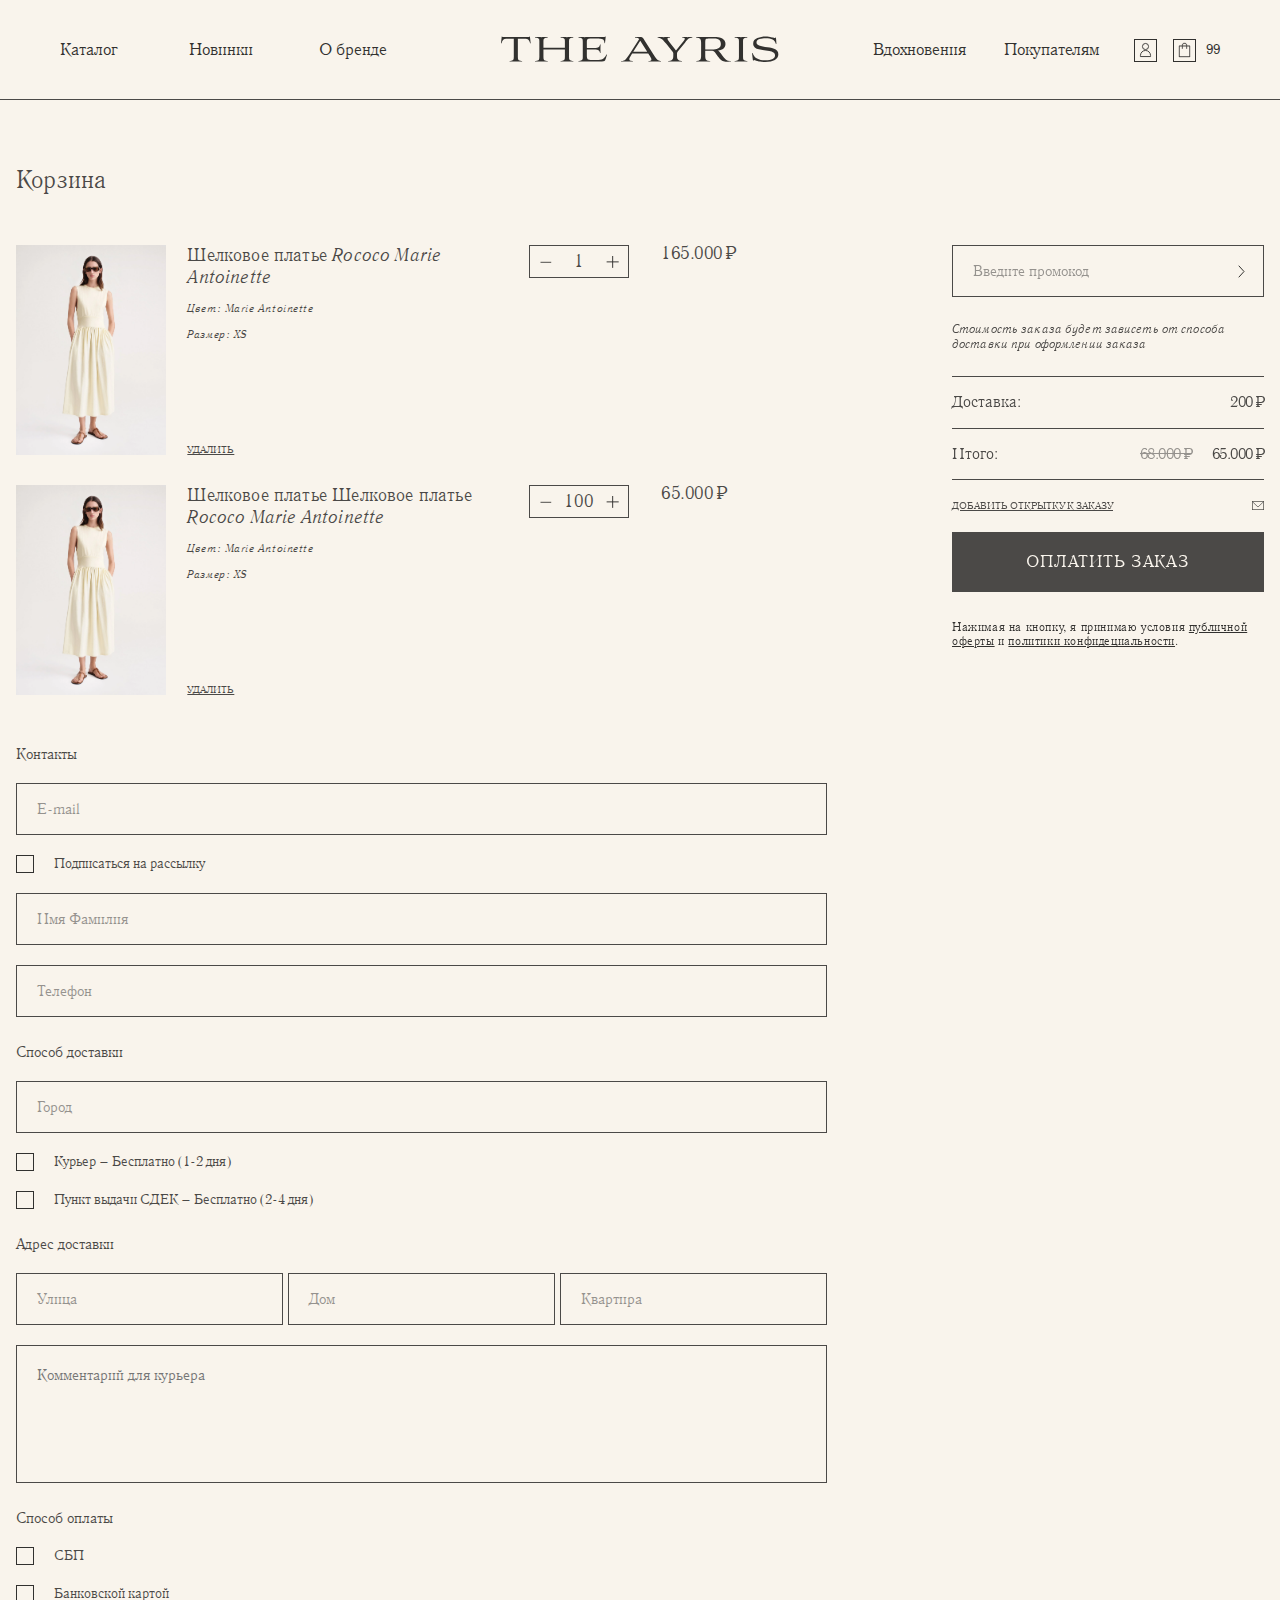
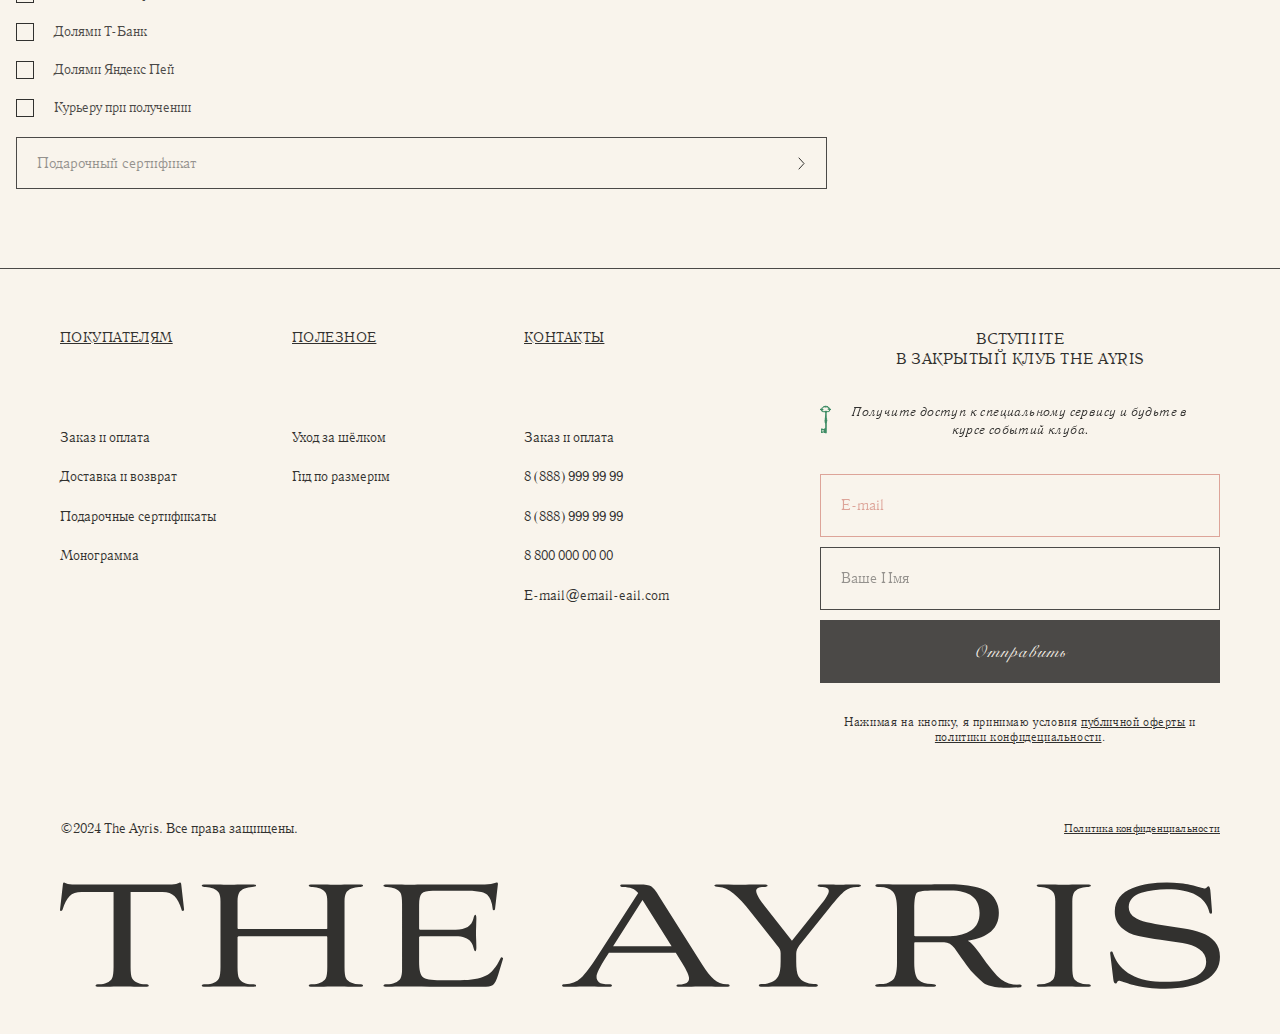
<file: basket.html>
<!DOCTYPE html>
<html lang="en">
<head>
  <meta charset="UTF-8">
  <meta name="viewport"
        content="width=device-width, user-scalable=no, initial-scale=1.0, maximum-scale=1.0, minimum-scale=1.0">
  <meta http-equiv="X-UA-Compatible" content="ie=edge">
  <link rel="stylesheet" href="./styles/libs/fancybox-5.0.min.css">
  <link rel="stylesheet" href="./styles/styles.css">
  <title>Корзина</title>
</head>
<body>
<header class="header" id="headerMain">
  <!--  Header burger menu  -->
  <button class="header-burger-button" id="hamburgerButton" type="button">
    <svg width="23" height="17" viewBox="0 0 23 17" fill="none" xmlns="http://www.w3.org/2000/svg">
      <line y1="0.5" x2="23" y2="0.5" stroke="#F9F4EC"/>
      <line y1="8.5" x2="23" y2="8.5" stroke="#F9F4EC"/>
      <line y1="16.5" x2="23" y2="16.5" stroke="#F9F4EC"/>
    </svg>
  </button>
  <!--  Header burger menu  -->

  <!--  Header logo  -->
  <a class="header__logo-wrapper" href="/">
    <svg class="header__logo" width="312" height="29" viewBox="0 0 312 29" fill="none" xmlns="http://www.w3.org/2000/svg">
      <title>THE AYRIS</title>
      <path d="M14.394 22.7071V2.51846H5.7972C4.38203 2.51846 3.2958 2.89654 2.5385 3.65268C1.78121 4.40882 1.17248 5.5939 0.712317 7.20793C0.613463 7.50276 0.46605 7.6519 0.268344 7.6519C0.0376857 7.6519 -0.043825 7.45766 0.0220773 7.05878L0.762611 0.494572C0.793828 0.173732 0.910024 0.000305176 1.10773 0.000305176C1.20658 0.0267551 1.30076 0.0682874 1.38695 0.123438C1.61396 0.234894 1.85399 0.31762 2.10147 0.369705C2.50651 0.461062 2.92113 0.50299 3.33627 0.494572H29.9833C30.3979 0.50285 30.8119 0.460923 31.2164 0.369705C31.4649 0.317396 31.7061 0.234685 31.9344 0.123438C32.0177 0.0687787 32.109 0.0272497 32.2049 0.000305176C32.4362 0.000305176 32.568 0.165061 32.6003 0.494572L33.3409 7.05878C33.4068 7.4542 33.3079 7.6519 33.0443 7.6519C32.8137 7.6519 32.6819 7.50276 32.6506 7.20793C32.1882 5.58928 31.5789 4.40419 30.8227 3.65268C30.0666 2.90116 28.9838 2.52309 27.5744 2.51846H18.9759V22.7071C18.9759 24.1882 19.1077 25.1917 19.3713 25.7178C19.7089 26.2823 20.2326 26.7116 20.8524 26.9318C21.4768 27.1983 22.1471 27.3409 22.826 27.3515C23.5197 27.3515 23.8666 27.4833 23.8666 27.7469C23.8666 27.9446 23.5706 28.0434 22.9786 28.0434C22.3196 28.0434 21.2993 28.0267 19.9176 27.9932C18.536 27.9596 17.4665 27.9434 16.7092 27.9446C15.9196 27.9446 14.8339 27.9608 13.4523 27.9932C12.0706 28.0255 11.0665 28.0423 10.4398 28.0434C9.84903 28.0434 9.55305 27.9446 9.55189 27.7469C9.55189 27.4833 9.89875 27.3515 10.5925 27.3515C11.2713 27.3409 11.9416 27.1983 12.5661 26.9318C13.2598 26.6531 13.7373 26.2485 13.9986 25.7178C14.2599 25.1871 14.3917 24.1835 14.394 22.7071Z" fill="black"/>
      <path d="M43.1537 22.707V5.08513C43.1537 4.0966 43.0225 3.3393 42.76 2.81324C42.4641 2.28833 41.9536 1.88367 41.2287 1.59925C40.5856 1.33598 39.8995 1.1937 39.2048 1.17955C38.481 1.17955 38.1191 1.04775 38.1191 0.784141C38.1191 0.588747 38.4319 0.490472 39.0574 0.489316C39.7141 0.489316 40.7506 0.505502 42.1669 0.537875C43.5832 0.570248 44.6695 0.587013 45.4256 0.588169C46.2141 0.588169 47.3079 0.571404 48.7069 0.537875C50.1058 0.504346 51.1343 0.488159 51.7921 0.489316C52.4165 0.489316 52.7304 0.588169 52.7304 0.784141C52.7304 1.04775 52.3685 1.17955 51.6447 1.17955C50.9577 1.19237 50.2793 1.33476 49.6451 1.59925C48.9375 1.87789 48.4357 2.28255 48.1398 2.81324C47.8761 3.34045 47.7443 4.09775 47.7443 5.08513V12.1401C47.7443 12.3708 47.8432 12.487 48.0409 12.487H71.6356C71.6691 12.492 71.7033 12.489 71.7355 12.4784C71.7676 12.4678 71.7968 12.4498 71.8208 12.4258C71.8447 12.4019 71.8627 12.3727 71.8733 12.3405C71.8839 12.3084 71.8869 12.2742 71.8819 12.2407V5.08513C71.8819 4.0966 71.7507 3.3393 71.4882 2.81324C71.1922 2.28833 70.6905 1.88367 69.9829 1.59925C69.3482 1.33686 68.6699 1.19625 67.9833 1.18476C67.2583 1.18476 66.8976 1.05295 66.8976 0.789344C66.8976 0.59395 67.2104 0.495675 67.8358 0.494518C68.4937 0.494518 69.5216 0.510705 70.9194 0.543078C72.3172 0.575451 73.3953 0.592216 74.1538 0.593372C74.9423 0.593372 76.0447 0.576607 77.461 0.543078C78.8774 0.509549 79.9139 0.493362 80.5706 0.494518C81.1949 0.494518 81.5088 0.593372 81.5088 0.789344C81.5088 1.05295 81.1464 1.18476 80.4214 1.18476C79.735 1.19775 79.0572 1.34014 78.4236 1.60445C77.7148 1.88309 77.213 2.28775 76.9182 2.81844C76.6546 3.34566 76.5228 4.10296 76.5228 5.09033V22.707C76.5228 24.254 76.6546 25.2576 76.9182 25.7177C77.213 26.245 77.7148 26.6496 78.4236 26.9317C79.057 27.1968 79.7349 27.3393 80.4214 27.3514C81.1464 27.3514 81.5088 27.4832 81.5088 27.7468C81.5088 27.9445 81.1949 28.0434 80.5706 28.0434C79.9116 28.0434 78.8832 28.0266 77.4853 27.9931C76.0875 27.9596 75.0099 27.9434 74.2526 27.9445C73.4618 27.9445 72.3675 27.9607 70.9697 27.9931C69.5719 28.0255 68.5272 28.0422 67.8358 28.0434C67.2104 28.0434 66.8976 27.9445 66.8976 27.7468C66.8976 27.4832 67.2583 27.3514 67.9833 27.3514C68.6703 27.3391 69.3488 27.1967 69.9829 26.9317C70.6893 26.6531 71.1911 26.2484 71.4882 25.7177C71.7507 25.2553 71.8819 24.2517 71.8819 22.707V14.8092C71.8819 14.5785 71.8004 14.4623 71.6356 14.4623H48.0912C48.0441 14.4557 47.9961 14.4601 47.951 14.4751C47.9059 14.4902 47.8649 14.5156 47.8312 14.5492C47.7976 14.5829 47.7722 14.6239 47.7572 14.669C47.7421 14.7141 47.7377 14.7621 47.7443 14.8092V22.707C47.7443 24.1881 47.8761 25.1917 48.1398 25.7177C48.7641 26.8034 49.9324 27.3462 51.6447 27.3462C52.3673 27.3462 52.7292 27.478 52.7304 27.7416C52.7304 27.9393 52.4165 28.0382 51.7921 28.0382C51.1331 28.0382 50.1047 28.0214 48.7069 27.9879C47.309 27.9544 46.2315 27.9382 45.4742 27.9393C44.6857 27.9393 43.5832 27.9555 42.1669 27.9879C40.7506 28.0203 39.7141 28.037 39.0574 28.0382C38.4307 28.0382 38.118 27.9393 38.1191 27.7416C38.1191 27.478 38.481 27.3462 39.2048 27.3462C40.9495 27.3462 42.1346 26.8034 42.76 25.7177C43.0225 25.0934 43.1537 24.0898 43.1537 22.707Z" fill="black"/>
      <path d="M113.365 28.0382H101.665C100.217 28.0382 98.7441 28.0215 97.248 27.988C95.7519 27.9544 94.7726 27.9382 94.3102 27.9394C93.554 27.9394 92.4846 27.9556 91.1018 27.988C89.719 28.0203 88.6992 28.0371 88.0425 28.0382C87.3488 28.0382 87.002 27.9394 87.002 27.7417C87.002 27.4781 87.3297 27.3463 87.9887 27.3463C88.7026 27.3374 89.4084 27.195 90.0699 26.9266C90.7925 26.6479 91.3024 26.2433 91.5995 25.7126C91.8631 25.1877 91.9949 24.431 91.9949 23.4424V5.82572C91.9949 4.31112 91.8631 3.30698 91.5995 2.81329C91.3035 2.28839 90.7936 1.88372 90.0699 1.5993C89.4081 1.33181 88.7025 1.1895 87.9887 1.17961C87.3297 1.17961 87.002 1.0478 87.002 0.784195C87.002 0.588801 87.3488 0.490525 88.0425 0.489369C88.6669 0.489369 89.6536 0.505556 91.0029 0.537929C92.3522 0.570302 93.3893 0.587067 94.1142 0.588223C94.7721 0.588223 95.7675 0.571458 97.1006 0.537929C98.4337 0.5044 99.4291 0.488213 100.087 0.489369H114.114C114.717 0.498235 115.32 0.456466 115.916 0.364502C116.269 0.314411 116.618 0.231977 116.956 0.118236C117.1 0.0560299 117.253 0.016258 117.409 0.000305176C117.737 0.000305176 117.853 0.215355 117.756 0.641985L117.015 7.05878C117.022 7.12709 117.01 7.19595 116.979 7.25735C116.948 7.31876 116.901 7.37018 116.842 7.40564C116.795 7.43862 116.739 7.45632 116.681 7.45632C116.624 7.45632 116.568 7.43862 116.521 7.40564C116.465 7.35778 116.422 7.29665 116.396 7.22785C116.37 7.15906 116.362 7.08482 116.372 7.01196C116.306 6.22389 116.123 5.45004 115.829 4.71579C115.621 4.1912 115.311 3.71312 114.917 3.30929C114.57 2.98094 114.035 2.73409 113.311 2.56876C112.663 2.41453 112.003 2.31475 111.339 2.27046C110.746 2.23925 109.873 2.22306 108.722 2.22191H100.283C98.7684 2.22191 97.7729 2.45314 97.2966 2.91561C96.8202 3.37808 96.5821 4.4146 96.5821 6.02516V12.2911C96.5821 12.5547 96.6965 12.6865 96.9289 12.6865H106.407C109.139 12.6865 110.735 11.6829 111.195 9.6758C111.358 9.01678 111.522 8.68726 111.688 8.68726C111.885 8.68726 111.984 9.01678 111.984 9.6758C111.984 10.0383 111.967 10.6869 111.936 11.6251C111.904 12.5634 111.885 13.2137 111.885 13.5744C111.885 13.9352 111.901 14.5786 111.936 15.4995C111.97 16.4204 111.984 17.0794 111.984 17.4748C111.984 18.1338 111.885 18.4616 111.688 18.4616C111.514 18.4616 111.358 18.1338 111.195 17.4748C110.767 15.4677 109.171 14.4635 106.407 14.4624H96.9272C96.88 14.4554 96.8318 14.4595 96.7866 14.4744C96.7413 14.4894 96.7001 14.5147 96.6664 14.5485C96.6327 14.5822 96.6073 14.6233 96.5924 14.6686C96.5774 14.7139 96.5733 14.7621 96.5803 14.8092V21.3318C96.5803 23.4696 96.9012 24.827 97.5428 25.4039C98.1845 25.9808 99.7887 26.2699 102.355 26.271H107.636C110.631 26.271 112.91 25.8762 114.473 25.0865C116.036 24.2968 117.361 22.736 118.448 20.404C118.611 20.0415 118.808 19.9774 119.039 20.2063C119.171 20.2722 119.213 20.3797 119.138 20.5531L117.855 24.7986C117.392 26.2797 116.923 27.1931 116.448 27.5388C115.973 27.8845 114.945 28.051 113.365 28.0382Z" fill="black"/>
      <path d="M167.489 21.8832L165.622 18.9037H147.636L146.861 20.1177C145.164 22.7931 144.315 24.5274 144.315 25.3205C144.302 25.6005 144.353 25.8798 144.464 26.1371C144.575 26.3944 144.744 26.6228 144.957 26.8051C145.384 27.167 146.288 27.3479 147.671 27.3479C148.191 27.3479 148.46 27.4641 148.46 27.6948C148.46 27.9254 148.214 28.0416 147.72 28.0416C147.026 28.0416 146.022 28.0248 144.709 27.9913C143.395 27.9578 142.409 27.9416 141.749 27.9428C141.089 27.9428 140.094 27.9589 138.762 27.9913C137.43 28.0237 136.435 28.0405 135.776 28.0416C135.282 28.0416 135.035 27.926 135.035 27.6948C135.035 27.4658 135.281 27.3479 135.776 27.3479C137.486 27.3479 138.925 26.797 140.094 25.6951C141.263 24.5933 142.801 22.5445 144.709 19.5489L155.52 2.81665C154.697 1.731 153.315 1.1876 151.374 1.18644C150.912 1.18644 150.68 1.05464 150.68 0.791026C150.68 0.595054 150.893 0.496201 151.322 0.496201H155.954C157.413 0.496201 158.426 0.669628 158.992 1.01648C159.559 1.36334 160.297 2.29637 161.207 3.81559L172.808 22.178C173.893 23.9031 174.93 25.1974 175.917 26.0611C176.85 26.9038 178.066 27.3655 179.323 27.3548C179.849 27.3548 180.112 27.4866 180.112 27.7502C180.112 27.948 179.849 28.0468 179.323 28.0468C178.629 28.0468 177.601 28.03 176.238 27.9965C174.875 27.963 173.831 27.9468 173.108 27.948C172.386 27.948 171.294 27.9641 169.83 27.9965C168.366 28.0289 167.273 28.0457 166.55 28.0468C166.056 28.0468 165.81 27.948 165.81 27.7502C165.81 27.519 166.057 27.4034 166.55 27.4034C168.313 27.4034 169.195 26.8438 169.195 25.7246C169.195 25.0644 168.626 23.784 167.489 21.8832ZM156.672 4.66885L148.765 17.1278H164.5L156.672 4.66885Z" fill="black"/>
      <path d="M193.829 21.226V19.2021C193.849 18.7998 193.79 18.3973 193.656 18.0176C193.431 17.5925 193.157 17.195 192.841 16.8331L185.931 8.09587C184.088 5.76039 182.492 4.04057 181.143 2.93642C179.794 1.83226 178.494 1.24839 177.243 1.1848C176.421 1.1189 176.008 0.987097 176.008 0.789391C176.008 0.591684 176.337 0.494565 176.996 0.494565C177.818 0.494565 178.739 0.510751 179.759 0.543124C180.779 0.575497 181.766 0.592262 182.721 0.593418C183.741 0.593418 184.965 0.576653 186.393 0.543124C187.821 0.509595 188.78 0.493408 189.272 0.494565C189.965 0.494565 190.312 0.59284 190.312 0.789391C190.312 1.053 189.965 1.1848 189.272 1.1848C187.929 1.1848 187.257 1.53166 187.256 2.22537C187.256 3.01851 187.961 4.30533 189.37 6.08585L196.873 15.6608L204.817 5.70778C206.131 4.10185 206.788 2.95492 206.788 2.26699C206.788 1.54553 206.065 1.1848 204.62 1.1848C204.059 1.1848 203.779 1.053 203.78 0.789391C203.78 0.593996 204.043 0.495721 204.569 0.494565C205.457 0.494565 206.386 0.510751 207.356 0.543124C208.327 0.575497 209.108 0.592262 209.701 0.593418C210.326 0.593418 211.098 0.576653 212.02 0.543124C212.941 0.509595 213.715 0.493408 214.34 0.494565C215.063 0.494565 215.425 0.59284 215.426 0.789391C215.426 1.053 215.064 1.1848 214.34 1.1848C213.057 1.21718 211.996 1.55305 211.156 2.19241C210.317 2.83178 208.929 4.3643 206.994 6.78996L198.886 16.8591C198.308 17.6523 198.019 18.4275 198.019 19.1848V21.2122C198.019 23.0933 198.216 24.4292 198.611 25.22C199.005 25.9076 199.614 26.4463 200.345 26.7531C201.07 27.1006 201.861 27.2864 202.665 27.2977C203.455 27.2977 203.85 27.4289 203.85 27.6914C203.85 27.9226 203.521 28.0382 202.863 28.0382C202.072 28.0382 200.912 28.0215 199.382 27.9879C197.853 27.9544 196.726 27.9382 196.002 27.9394C195.244 27.9394 194.108 27.9556 192.596 27.9879C191.084 28.0203 189.866 28.0371 188.942 28.0382C188.285 28.0382 187.956 27.9226 187.955 27.6914C187.955 27.4301 188.334 27.2989 189.091 27.2977C189.911 27.2912 190.719 27.1059 191.46 26.7549C192.191 26.4487 192.8 25.9105 193.194 25.2235C193.619 24.4674 193.83 23.1349 193.829 21.226Z" fill="black"/>
      <path d="M225.133 7.20784C225.133 4.77062 224.746 3.16584 223.973 2.39351C223.199 1.62118 222.072 1.21652 220.591 1.17952C219.737 1.17952 219.309 1.06391 219.308 0.832669C219.308 0.56906 219.655 0.437256 220.348 0.437256C221.302 0.437256 222.511 0.45402 223.976 0.48755C225.441 0.521079 226.733 0.537265 227.851 0.536109C228.936 0.536109 230.786 0.519923 233.4 0.48755C236.014 0.455177 237.749 0.438412 238.603 0.437256C240.018 0.437256 241.269 0.4783 242.354 0.560389C243.584 0.665505 244.805 0.855572 246.008 1.12923C247.185 1.36071 248.318 1.77688 249.364 2.3623C250.292 2.92921 251.064 3.71837 251.61 4.65847C252.236 5.72725 252.553 6.94927 252.524 8.18771C252.524 12.3014 249.743 14.7872 244.181 15.6451C244.939 16.0382 246.008 17.1897 247.389 19.0997C249.89 22.7209 251.815 25.0408 253.166 26.0594C254.516 27.0779 256.178 27.5404 258.15 27.4468C258.23 27.4408 258.311 27.4507 258.387 27.476C258.463 27.5013 258.534 27.5415 258.594 27.5942C258.64 27.6325 258.671 27.6865 258.68 27.7459C258.69 27.8054 258.677 27.8661 258.644 27.9168C258.599 27.9808 258.54 28.0339 258.472 28.0723C258.403 28.1107 258.327 28.1334 258.249 28.1387C257.262 28.237 256.324 28.2862 255.436 28.2862C254.119 28.2862 253.165 28.27 252.573 28.2376C251.829 28.1766 251.093 28.0442 250.375 27.8422C249.64 27.6742 248.944 27.3637 248.327 26.9282C247.616 26.3532 246.94 25.7352 246.303 25.0778C245.398 24.1639 244.565 23.1817 243.811 22.1399C243.002 21.0381 241.94 19.5495 240.627 17.6742C239.839 16.6197 238.901 16.0763 237.814 16.044H230.064C229.866 16.044 229.767 16.1601 229.767 16.3908V21.5728C229.767 23.9742 230.162 25.5292 230.952 26.238C231.741 26.9467 232.893 27.3005 234.408 27.2994C235.23 27.3653 235.641 27.4965 235.641 27.693C235.641 27.9243 235.312 28.0399 234.654 28.0399C233.7 28.0399 232.458 28.0231 230.927 27.9896C229.397 27.9561 228.27 27.9399 227.547 27.941C226.79 27.941 225.622 27.9572 224.042 27.9896C222.463 28.022 221.196 28.0387 220.241 28.0399C219.582 28.0399 219.254 27.9237 219.254 27.693C219.254 27.4976 219.665 27.3664 220.487 27.2994C221.092 27.3154 221.698 27.2572 222.289 27.1259C222.795 26.9804 223.272 26.7454 223.695 26.4322C224.19 26.0854 224.552 25.5113 224.783 24.698C225.013 23.8846 225.13 22.8475 225.13 21.5641L225.133 7.20784ZM230.069 14.4137H239.399C241.736 14.4137 243.644 13.8935 245.122 12.8529C246.601 11.8123 247.342 10.2578 247.344 8.18944C247.344 4.14281 244.695 2.1195 239.397 2.1195H235.152C232.517 2.1195 230.962 2.33339 230.487 2.76118C230.012 3.18896 229.773 4.65327 229.771 7.15408V14.1172C229.765 14.1576 229.768 14.1989 229.781 14.2377C229.794 14.2765 229.816 14.3117 229.845 14.3405C229.874 14.3693 229.909 14.391 229.948 14.4037C229.987 14.4164 230.028 14.4198 230.069 14.4137Z" fill="black"/>
      <path d="M267.697 22.707V5.08513C267.697 4.0966 267.565 3.3393 267.302 2.81324C267.004 2.28833 266.503 1.88367 265.796 1.59925C265.162 1.33476 264.484 1.19237 263.797 1.17955C263.074 1.17955 262.712 1.04775 262.711 0.784141C262.711 0.588747 263.007 0.490472 263.601 0.489316C264.257 0.489316 265.294 0.505502 266.71 0.537875C268.126 0.570248 269.212 0.587013 269.967 0.588169C270.723 0.588169 271.809 0.571404 273.226 0.537875C274.642 0.504346 275.679 0.488159 276.335 0.489316C276.96 0.489316 277.274 0.588169 277.274 0.784141C277.274 1.04775 276.911 1.17955 276.186 1.17955C275.499 1.19398 274.82 1.33814 274.187 1.60445C273.478 1.88309 272.976 2.28775 272.681 2.81844C272.418 3.34566 272.286 4.10296 272.286 5.09033V22.707C272.286 24.1881 272.418 25.1917 272.681 25.7177C272.976 26.245 273.478 26.6496 274.187 26.9317C274.82 27.1968 275.498 27.3393 276.184 27.3514C276.909 27.3514 277.272 27.4832 277.272 27.7468C277.272 27.9445 276.958 28.0434 276.334 28.0434C275.675 28.0434 274.646 28.0266 273.248 27.9931C271.851 27.9596 270.776 27.9416 270.024 27.9393C269.266 27.9393 268.18 27.9555 266.766 27.9879C265.352 28.0203 264.299 28.037 263.608 28.0382C263.014 28.0382 262.718 27.9393 262.718 27.7416C262.718 27.478 263.08 27.3462 263.804 27.3462C264.491 27.3342 265.169 27.1918 265.803 26.9265C266.511 26.6479 267.013 26.2432 267.308 25.7125C267.567 25.1911 267.697 24.1893 267.697 22.707Z" fill="black"/>
      <path d="M309.476 2.7647L309.872 7.84785C309.878 7.92821 309.868 8.009 309.843 8.08553C309.818 8.16205 309.777 8.23277 309.724 8.29356C309.681 8.34116 309.623 8.37212 309.56 8.381C309.496 8.38989 309.432 8.37611 309.377 8.34211C309.303 8.29421 309.241 8.22863 309.198 8.15119C309.155 8.07375 309.131 7.98683 309.129 7.89814C308.142 3.85151 304.358 1.8282 297.777 1.8282C296.558 1.82225 295.341 1.89582 294.131 2.04845C293.027 2.19364 291.937 2.43327 290.873 2.7647C289.82 3.09421 288.989 3.57981 288.381 4.22149C288.081 4.53241 287.846 4.89951 287.689 5.30164C287.533 5.70376 287.457 6.13296 287.467 6.56449C287.458 7.08253 287.577 7.59468 287.814 8.05546C288.051 8.51624 288.398 8.91138 288.825 9.20578C289.73 9.88099 290.898 10.3747 292.33 10.6868C293.761 10.999 295.344 11.2881 297.08 11.554L302.338 12.3656C303.972 12.6081 305.579 13.0035 307.139 13.5467C308.502 14.012 309.713 14.84 310.642 15.9417C311.547 17.0285 312 18.3621 312 19.9426C312 22.6747 310.691 24.7888 308.075 26.2849C305.459 27.781 301.863 28.5296 297.29 28.5307C296.402 28.5307 295.579 28.5146 294.822 28.4822C294.064 28.4498 293.333 28.3839 292.626 28.2845C291.917 28.1856 291.343 28.1024 290.892 28.0382C290.441 27.974 289.896 27.8648 289.239 27.6914C288.582 27.5179 288.127 27.4121 287.881 27.3445C287.635 27.2769 287.174 27.1312 286.494 26.9005C285.814 26.6699 285.399 26.5381 285.235 26.5051C284.808 26.375 284.52 26.4479 284.368 26.7271C284.215 27.0063 284.097 27.1468 283.998 27.1468C283.603 27.1468 283.371 26.7358 283.304 25.9137L282.467 19.0027C282.467 18.7061 282.597 18.5587 282.86 18.5587C283.034 18.5587 283.157 18.7321 283.256 19.0512C285.072 24.1558 289.748 26.708 297.284 26.708C301.003 26.708 303.767 26.2247 305.578 25.2582C307.388 24.2916 308.293 22.9713 308.292 21.2971C308.292 19.8877 307.682 18.7645 306.464 17.9274C305.245 17.0903 303.731 16.5377 301.92 16.2695L295.998 15.3885C293.861 15.0717 291.888 14.7248 290.079 14.3479C288.269 13.971 286.755 13.231 285.536 12.128C284.319 11.025 283.71 9.58501 283.71 7.80796C283.71 6.29568 284.13 5.00422 284.969 3.9336C285.809 2.86298 286.955 2.05365 288.408 1.50562C289.842 0.966927 291.329 0.578679 292.843 0.347132C294.46 0.109477 296.094 -0.00646602 297.728 0.000278059C298.916 -0.00322511 300.103 0.06279 301.284 0.197985C302.402 0.329789 303.265 0.461594 303.875 0.593398C304.484 0.725203 305.183 0.89863 305.973 1.11368C306.763 1.32873 307.289 1.46863 307.551 1.53337C307.947 1.6328 308.243 1.5669 308.441 1.33567C308.639 1.10674 308.802 0.988812 308.933 0.988812C309.231 0.987655 309.412 1.57962 309.476 2.7647Z" fill="black"/>
    </svg>
  </a>
  <!--  Header logo  -->

  <!--  Mobile user menu  -->
  <div class="header-menu__item_user_mobile">
    <a class="header-menu__item_user-link" href="/">
      <svg class="header-menu__item_user-link-icon" width="23" height="23" viewBox="0 0 23 23" fill="none" xmlns="http://www.w3.org/2000/svg">
        <circle cx="11.5" cy="7.5" r="3.05" stroke="#F9F4EC" stroke-width="0.9"/>
        <path d="M6.45 16.5C6.45 13.711 8.71096 11.45 11.5 11.45C14.289 11.45 16.55 13.711 16.55 16.5V17.55H6.45V16.5Z" stroke="#F9F4EC" stroke-width="0.9"/>
        <rect x="0.5" y="0.5" width="22" height="22" stroke="#F9F4EC"/>
      </svg>
    </a>
    <a class="header-menu__item_user-link" href="/">
      <svg class="header-menu__item_user-link-icon" width="23" height="23" viewBox="0 0 23 23" fill="none" xmlns="http://www.w3.org/2000/svg">
        <rect x="0.5" y="0.5" width="22" height="22" stroke="#F9F4EC"/>
        <path d="M16.7801 6.70964H13.92V6.4839C13.92 5.11423 12.8343 4 11.5 4C10.1657 4 9.07998 5.11423 9.07998 6.4839V6.70964H6.21993C6.09852 6.70964 6 6.81077 6 6.93538V17.7743C6 17.899 6.09852 18 6.21993 18H16.7801C16.9015 18 17 17.8989 17 17.7743V6.93538C17 6.81077 16.9015 6.70964 16.7801 6.70964ZM9.51999 6.4839C9.51999 5.3633 10.4082 4.45163 11.5 4.45163C12.5918 4.45163 13.48 5.3633 13.48 6.4839V6.70964H9.51999V6.4839ZM16.56 17.5485H6.44002V7.16127H9.07998V9.64518C9.07998 9.76995 9.1785 9.87092 9.29991 9.87092C9.42132 9.87092 9.51984 9.76979 9.51984 9.64518V7.16127H13.4799V9.64518C13.4799 9.76995 13.5784 9.87092 13.6998 9.87092C13.8212 9.87092 13.9197 9.76979 13.9197 9.64518V7.16127H16.5597V17.5485H16.56Z" fill="#F9F4EC" stroke="#F9F4EC" stroke-width="0.3"/>
      </svg>
      <span class="header-menu__item_user-link-count">99</span>
    </a>
  </div>
  <!--  Mobile user menu  -->

  <div class="header-menu-wrapper" id="headerMenu">
    <nav class="header-menu">

      <div class="header-menu__mobile-header">
        <div class="header-menu__mobile-header-title">Меню</div>
        <button type="button" class="header-menu__mobile-button" id="closeMenuButton">
          <svg width="17" height="13" viewBox="0 0 17 13" fill="none" xmlns="http://www.w3.org/2000/svg">
            <path d="M2.84615 1.043H2.23515C2.21782 1.043 2.17448 1.04733 2.10515 1.056C2.03582 1.056 1.96215 1.07767 1.88415 1.121C1.81482 1.15567 1.74982 1.21633 1.68915 1.303C1.62848 1.381 1.59815 1.498 1.59815 1.654V11.95C1.59815 12.106 1.62848 12.223 1.68915 12.301C1.74982 12.3877 1.81482 12.4483 1.88415 12.483C1.96215 12.5263 2.03582 12.548 2.10515 12.548C2.17448 12.5567 2.21782 12.561 2.23515 12.561H2.84615V12.886H0.66215V0.717999H2.84615V1.043ZM9.75717 4.865C9.79184 4.82167 9.81784 4.77833 9.83517 4.735C9.86117 4.683 9.87417 4.62667 9.87417 4.566C9.87417 4.45333 9.82651 4.35367 9.73117 4.267C9.64451 4.17167 9.50584 4.124 9.31517 4.124H9.27617V3.994H11.1872V4.124C10.9618 4.15 10.7842 4.21933 10.6542 4.332C10.5242 4.44467 10.4245 4.54867 10.3552 4.644L8.96417 6.568L10.6282 9.259C10.7235 9.415 10.8492 9.54933 11.0052 9.662C11.1612 9.766 11.3302 9.83533 11.5122 9.87V10H9.27617V9.87C9.44951 9.87 9.57951 9.82667 9.66617 9.74C9.75284 9.65333 9.79617 9.571 9.79617 9.493C9.79617 9.47567 9.78751 9.44967 9.77017 9.415C9.76151 9.37167 9.73117 9.30667 9.67917 9.22L8.47017 7.283L7.13117 9.337C7.08784 9.40633 7.06617 9.467 7.06617 9.519C7.06617 9.63167 7.12684 9.71833 7.24817 9.779C7.37817 9.83967 7.50384 9.87 7.62517 9.87H7.67717V10H5.70117V9.87C5.81384 9.844 5.96984 9.78333 6.16917 9.688C6.37717 9.584 6.57217 9.402 6.75417 9.142L8.24917 6.971L7.02717 4.917C7.00117 4.88233 6.96217 4.826 6.91017 4.748C6.85817 4.66133 6.78884 4.57467 6.70217 4.488C6.61551 4.40133 6.51151 4.32333 6.39017 4.254C6.26884 4.18467 6.13017 4.14133 5.97417 4.124V3.994H8.24917V4.124H8.15817C8.03684 4.124 7.93717 4.15433 7.85917 4.215C7.78117 4.27567 7.74217 4.36233 7.74217 4.475C7.74217 4.51833 7.75084 4.566 7.76817 4.618C7.79417 4.67 7.81584 4.709 7.83317 4.735L8.78217 6.295L9.75717 4.865ZM16.55 0.717999V12.886H14.366V12.561H14.977C14.9943 12.561 15.0376 12.5567 15.107 12.548C15.1763 12.548 15.2456 12.5263 15.315 12.483C15.393 12.4483 15.4623 12.3877 15.523 12.301C15.5836 12.223 15.614 12.106 15.614 11.95V1.654C15.614 1.498 15.5836 1.381 15.523 1.303C15.4623 1.21633 15.393 1.15567 15.315 1.121C15.2456 1.07767 15.1763 1.056 15.107 1.056C15.0376 1.04733 14.9943 1.043 14.977 1.043H14.366V0.717999H16.55Z" fill="#4B4947"/>
          </svg>
        </button>
      </div>

      <ul class="header-menu__list">
        <li class="header-menu__item">

          <!--  Header menu item with drop down menu  -->
          <div class="header-menu__item-drop-menu-wrapper">
            <span class="header-menu__item-name">Каталог</span>
            <!-- Menu drop  -->
            <div class="menu-drop">
              <div class="menu-drop-lists-picture">
                <div class="menu-drop__section">

                  <!-- Menu drop / list wrapper  -->
                  <div class="menu-drop__list-wrapper mobile-drop-down">
                    <div class="menu-drop__list-title">Категории</div>
                    <button class="mobile-drop-down-button">Категории</button>
                    <ul class="menu-drop__list mobile-drop-down-list">
                      <li class="menu-drop__list-item">
                        <a title="Платья"
                           data-menu-drop-image="CategoryPicture"
                           data-menu-drop-title="Категория"
                           data-menu-drop-name="Платья"
                           class="menu-drop__list-link"
                           href="">
                          Платья
                        </a>
                      </li>
                      <li class="menu-drop__list-item">
                        <a title="Пижамы"
                           data-menu-drop-image="CategoryPicture"
                           data-menu-drop-title="Пижамы"
                           class="menu-drop__list-link"
                           href="">
                          Пижамы
                        </a>
                      </li>
                      <li class="menu-drop__list-item">
                        <a title="Комбинации" class="menu-drop__list-link" href="">
                          Комбинации
                        </a>
                      </li>
                      <li class="menu-drop__list-item">
                        <a title="Халаты" class="menu-drop__list-link" href="">
                          Халаты
                        </a>
                      </li>
                      <li class="menu-drop__list-item">
                        <a title="Топы и рубашки" class="menu-drop__list-link" href="">
                          Топы и рубашки
                        </a>
                      </li>
                      <li class="menu-drop__list-item">
                        <a title="Юбки, шорты, брюки" class="menu-drop__list-link" href="">
                          Юбки, шорты, брюки
                        </a>
                      </li>
                      <li class="menu-drop__list-item">
                        <a title="Костюмы"  class="menu-drop__list-link" href="">
                          Костюмы
                        </a>
                      </li>
                      <li class="menu-drop__list-item">
                        <a title="Категория"  class="menu-drop__list-link" href="">
                          Белье
                        </a>
                      </li>
                      <li class="menu-drop__list-item">
                        <a title="Категория"  class="menu-drop__list-link" href="">
                          Аксессуары
                        </a>
                      </li>
                    </ul>
                  </div>
                  <!-- Menu drop / list wrapper  -->

                </div>

                <div class="menu-drop__section">

                  <!-- Menu drop / list wrapper  -->
                  <div class="menu-drop__list-wrapper mobile-drop-down">
                    <div class="menu-drop__list-title">Коллекции</div>
                    <button class="mobile-drop-down-button">Коллекции</button>
                    <ul class="menu-drop__list mobile-drop-down-list">
                      <li class="menu-drop__list-item">
                        <a title="Коллекции" class="menu-drop__list-link" href="">
                          Для сна и дома
                        </a>
                      </li>
                      <li class="menu-drop__list-item">
                        <a title="Коллекции" class="menu-drop__list-link" href="">
                          Resort
                        </a>
                      </li>
                      <li class="menu-drop__list-item">
                        <a title="Коллекции" class="menu-drop__list-link" href="">
                          Вечерний выход
                        </a>
                      </li>
                      <li class="menu-drop__list-item">
                        <a title="Коллекции" class="menu-drop__list-link" href="">
                          Раскошная база
                        </a>
                      </li>
                      <li class="menu-drop__list-item">
                        <a title="Коллекции" class="menu-drop__list-link" href="">
                          Вечеринка дома
                        </a>
                      </li>
                      <li class="menu-drop__list-item">
                        <a title="Коллекции" class="menu-drop__list-link" href="">
                          Иконы The Ayris
                        </a>
                      </li>
                    </ul>
                  </div>
                  <!-- Menu drop / list wrapper  -->

                </div>
                <div class="menu-drop__section">

                  <!-- Menu drop / list wrapper  -->
                  <div class="menu-drop__list-wrapper mobile-drop-down">
                    <div class="menu-drop__list-title">Материал</div>
                    <button class="mobile-drop-down-button">Материал</button>
                    <ul class="menu-drop__list mobile-drop-down-list">
                      <li class="menu-drop__list-item">
                        <a title="Материал" class="menu-drop__list-link" href="">
                          Шелк-сатин
                        </a>
                      </li>
                      <li class="menu-drop__list-item">
                        <a title="Материал" class="menu-drop__list-link" href="">
                          Шелк-твил
                        </a>
                      </li>
                      <li class="menu-drop__list-item">
                        <a title="Материал" class="menu-drop__list-link" href="">
                          Шелк-креп
                        </a>
                      </li>
                      <li class="menu-drop__list-item">
                        <a title="Материал" class="menu-drop__list-link" href="">
                          Шелк с хлопком
                        </a>
                      </li>
                    </ul>
                  </div>
                  <!-- Menu drop / list wrapper  -->

                </div>

                <div class="menu-drop__picture-section">
                  <div class="menu-drop__list-link-picture">
                    <picture id="linkPicturePlace">
                      <source srcset="images/pictures/CategoryPicture.webp" type="image/webp">
                      <source srcset="images/pictures/CategoryPicture.jpg" type="image/jpeg">
                      <img src="images/pictures/CategoryPicture.jpg" alt="Category Picture">
                    </picture>
                    <div class="menu-drop__list-link-picture-title">
                      Категория
                    </div>
                    <div class="menu-drop__list-link-picture-name">
                      Пижамы
                    </div>
                  </div>
                </div>
              </div>
            </div>
            <!-- Menu drop  -->
          </div>
          <!--  Header menu item with drop down menu  -->
        </li>

        <li class="header-menu__item">
          <!--  Header menu item link  -->
          <a title="Новинки" class="header-menu__item-name" href="/">Новинки</a>
          <!--  Header menu item link  -->
        </li>
        <li class="header-menu__item">
          <!--  Header menu item link  -->
          <a title="О бренде" class="header-menu__item-name" href="/">О бренде</a>
          <!--  Header menu item link  -->
        </li>
      </ul>
      <ul class="header-menu__list header-menu__list_end">
        <li class="header-menu__item">
          <!--  Header menu item link  -->
          <a title="Вдохновения" class="header-menu__item-name" href="/">Вдохновения</a>
          <!--  Header menu item link  -->
        </li>
        <li class="header-menu__item">
          <!--  Header menu item link  -->
          <a title="Покупателям" class="header-menu__item-name" href="/">Покупателям</a>
          <!--  Header menu item link  -->
        </li>
        <li class="header-menu__item_user">
          <a class="header-menu__item_user-link" href="/">
            <svg class="header-menu__item_user-link-icon" width="23" height="23" viewBox="0 0 23 23" fill="none" xmlns="http://www.w3.org/2000/svg">
              <circle cx="11.5" cy="7.5" r="3.05" stroke="#F9F4EC" stroke-width="0.9"/>
              <path d="M6.45 16.5C6.45 13.711 8.71096 11.45 11.5 11.45C14.289 11.45 16.55 13.711 16.55 16.5V17.55H6.45V16.5Z" stroke="#F9F4EC" stroke-width="0.9"/>
              <rect x="0.5" y="0.5" width="22" height="22" stroke="#F9F4EC"/>
            </svg>
          </a>
          <a class="header-menu__item_user-link" href="/">
            <svg class="header-menu__item_user-link-icon" width="23" height="23" viewBox="0 0 23 23" fill="none" xmlns="http://www.w3.org/2000/svg">
              <rect x="0.5" y="0.5" width="22" height="22" stroke="#F9F4EC"/>
              <path d="M16.7801 6.70964H13.92V6.4839C13.92 5.11423 12.8343 4 11.5 4C10.1657 4 9.07998 5.11423 9.07998 6.4839V6.70964H6.21993C6.09852 6.70964 6 6.81077 6 6.93538V17.7743C6 17.899 6.09852 18 6.21993 18H16.7801C16.9015 18 17 17.8989 17 17.7743V6.93538C17 6.81077 16.9015 6.70964 16.7801 6.70964ZM9.51999 6.4839C9.51999 5.3633 10.4082 4.45163 11.5 4.45163C12.5918 4.45163 13.48 5.3633 13.48 6.4839V6.70964H9.51999V6.4839ZM16.56 17.5485H6.44002V7.16127H9.07998V9.64518C9.07998 9.76995 9.1785 9.87092 9.29991 9.87092C9.42132 9.87092 9.51984 9.76979 9.51984 9.64518V7.16127H13.4799V9.64518C13.4799 9.76995 13.5784 9.87092 13.6998 9.87092C13.8212 9.87092 13.9197 9.76979 13.9197 9.64518V7.16127H16.5597V17.5485H16.56Z" fill="#F9F4EC" stroke="#F9F4EC" stroke-width="0.3"/>
            </svg>
            <span class="header-menu__item_user-link-count">99</span>
          </a>
        </li>
      </ul>
    </nav>

    <div class="header-menu-mobile-copy">
      <span>©2024 The Ayris.</span>
      <span>Все права защищены.</span>
    </div>

  </div>
</header>
<main class="main main-top-padding">
  <div class="page-container page-container_padding-top">
    <h1 class="page-title">
      Корзина
    </h1>
<!--    <button data-fancybox data-src="#fn">Открыть модальное окно</button>-->
<!--    <button data-fancybox data-src="#dialog-content-2">2Открыть модальное окно</button>-->

    <section class="basket-wrapper">
      <div class="basket">
        <div class="basket-card-list">
          <div class="card-horizontal">
            <div class="card-horizontal-start">
              <picture class="card-horizontal__picture">
                <source srcset="images/pictures/card1.webp" type="image/webp">
                <source srcset="images/pictures/card1.jpg" type="image/jpeg">
                <img class="card-horizontal__picture-img" src="images/pictures/card1.jpg" alt="Card">
              </picture>
            </div>
            <div class="card-horizontal-end">
              <div class="card-horizontal__info">
                <div class="card-horizontal__info-top">
                  <div class="card-horizontal__info-title">
                    Шелковое платье <i>Rococo Marie Antoinette</i>
                  </div>
                  <div class="card-horizontal__info-item">
                    Цвет: Marie Antoinette
                  </div>
                  <div class="card-horizontal__info-item">
                    Размер: ХS
                  </div>
                </div>
                <div class="card-horizontal__info-bottom">
                  <button class="card-horizontal-link-button">
                    Удалить
                  </button>
                </div>
              </div>
              <div class="card-horizontal__info-option">
                <div class="input-count">
                  <button class="input-count__decrease-button"></button>
                  <input class="input-count__field" type="number" name="count" value="1" readonly>
                  <button class="input-count__increase-button"></button>
                </div>
                <div class="card-horizontal__price">
                  165.000 ₽
                </div>
              </div>
            </div>
          </div>
          <div class="card-horizontal">
            <div class="card-horizontal-start">
              <picture class="card-horizontal__picture">
                <source srcset="images/pictures/card1.webp" type="image/webp">
                <source srcset="images/pictures/card1.jpg" type="image/jpeg">
                <img class="card-horizontal__picture-img" src="images/pictures/card1.jpg" alt="Card">
              </picture>
            </div>
            <div class="card-horizontal-end">
              <div class="card-horizontal__info">
                <div class="card-horizontal__info-top">
                  <div class="card-horizontal__info-title">
                    Шелковое платье Шелковое платье <i>Rococo Marie Antoinette</i>
                  </div>
                  <div class="card-horizontal__info-item">
                    Цвет: Marie Antoinette
                  </div>
                  <div class="card-horizontal__info-item">
                    Размер: ХS
                  </div>
                </div>
                <div class="card-horizontal__info-bottom">
                  <button class="card-horizontal-link-button">
                    Удалить
                  </button>
                </div>
              </div>
              <div class="card-horizontal__info-option">
                <div class="input-count">
                  <button class="input-count__decrease-button"></button>
                  <input class="input-count__field" type="number" name="count" value="100" readonly>
                  <button class="input-count__increase-button"></button>
                </div>
                <div class="card-horizontal__price">
                  65.000 ₽
                </div>
              </div>
            </div>
          </div>
        </div>


        <form>
          <fieldset class="fieldset">
            <!--fieldset legend-->
            <legend class="fieldset__legend">Контакты</legend>

            <div class="input-container">
              <input class="input-field" type="email" id="basketEmail" placeholder="" required="" />
              <label class="input-label" for="basketEmail">E-mail</label>
            </div>
            <label class="checkbox" for="newsLetter">
              <input class="checkbox__input" type="checkbox" id="newsLetter" name="type" value="">
              <span class="checkbox__control"></span>
              <span class="checkbox__label">Подписаться на рассылку</span>
            </label>
            <div class="input-container">
              <input class="input-field" type="text" id="basketYourName" placeholder="" required="" />
              <label class="input-label" for="basketYourName">Имя Фамилия</label>
            </div>
            <div class="input-container">
              <input class="input-field" type="text" id="basketPhone" placeholder="" required="" />
              <label class="input-label" for="basketPhone">Телефон</label>
            </div>
          </fieldset>

          <fieldset class="fieldset">
            <!--fieldset legend-->
            <legend class="fieldset__legend">Способ доставки</legend>

            <div class="input-container">
              <input class="input-field" type="text" id="basketCity" placeholder="" required="" />
              <label class="input-label" for="basketCity">Город</label>
            </div>
            <label class="radio" for="basketCourier">
              <input class="radio__input" type="radio" id="basketCourier" name="type1" value="">
              <span class="radio__control"></span>
              <span class="radio__label">Курьер – Бесплатно (1-2 дня)</span>
            </label>
            <label class="radio" for="basketPickUpPoint">
              <input class="radio__input" type="radio" id="basketPickUpPoint" name="type1" value="">
              <span class="radio__control"></span>
              <span class="radio__label">Пункт выдачи СДЕК – Бесплатно (2-4 дня)</span>
            </label>

          </fieldset>

          <fieldset class="fieldset">
            <!--fieldset legend-->
            <legend class="fieldset__legend">Адрес доставки</legend>

            <div class="grid-col-3 grid-col-sm-1 gap">
              <div class="input-container">
                <input class="input-field" type="text" id="basketStreet" placeholder="" required="" />
                <label class="input-label" for="basketStreet">Улица</label>
              </div>
              <div class="input-container">
                <input class="input-field" type="text" id="basketHome" placeholder="" required="" />
                <label class="input-label" for="basketHome">Дом</label>
              </div>
              <div class="input-container">
                <input class="input-field" type="text" id="basketApartment" placeholder="" required="" />
                <label class="input-label" for="basketApartment">Квартира</label>
              </div>
            </div>

            <textarea class="textarea" id="basketCommentary" name="comment" rows="5" cols="33" placeholder="Комментарий для курьера"></textarea>
          </fieldset>


          <fieldset class="fieldset">
            <!--fieldset legend-->
            <legend class="fieldset__legend">Способ оплаты</legend>

            <label class="radio" for="pm1">
              <input class="radio__input" type="radio" id="pm1" name="basketPaymentMethod" value="1">
              <span class="radio__control"></span>
              <span class="radio__label">CБП</span>
            </label>

            <label class="radio" for="pm2">
              <input class="radio__input" type="radio" id="pm2" name="basketPaymentMethod" value="1">
              <span class="radio__control"></span>
              <span class="radio__label">Банковской картой</span>
            </label>

            <label class="radio" for="pm3">
              <input class="radio__input" type="radio" id="pm3" name="basketPaymentMethod" value="1">
              <span class="radio__control"></span>
              <span class="radio__label">Долями Т-Банк</span>
            </label>

            <label class="radio" for="pm4">
              <input class="radio__input" type="radio" id="pm4" name="basketPaymentMethod" value="1">
              <span class="radio__control"></span>
              <span class="radio__label">Долями Яндекс Пей</span>
            </label>

            <label class="radio" for="pm5">
              <input class="radio__input" type="radio" id="pm5" name="basketPaymentMethod" value="1">
              <span class="radio__control"></span>
              <span class="radio__label">Курьеру при получении</span>
            </label>

            <div class="input-container">
              <input class="input-field" type="text" id="basketCertificate" placeholder="" required="" />
              <label class="input-label" for="basketCertificate">Подарочный сертификат</label>
              <button class="input-container__button" type="button"></button>
            </div>

          </fieldset>
        </form>
      </div>
      <div class="basket-summary">
        <div class="input-container">
          <input class="input-field" type="text" id="basketPromoCode" placeholder="" required="" />
          <label class="input-label" for="basketPromoCode">Введите промокод</label>
          <button class="input-container__button" type="button"></button>
        </div>
        <div class="basket-summary-note">
          Стоимость заказа будет зависеть от способа доставки при оформлении заказа
        </div>
        <ul class="basket-summary-list">
          <li class="basket-summary-list__item">
            <div class="basket-summary-list__item-title">
              Доставка:
            </div>
            <div class="basket-summary-list__item-value">
              <span class="basket-summary-price">200 ₽</span>
            </div>
          </li>
          <li class="basket-summary-list__item">
            <div class="basket-summary-list__item-title">
              Итого:
            </div>
            <div class="basket-summary-list__item-value">
              <span class="basket-summary-price basket-summary-price_old">68.000 ₽</span>
              <span class="basket-summary-price">65.000 ₽</span>
            </div>
          </li>
        </ul>
        <button class="basket-summary-option" type="button">
          <span>добавить открытку к заказу</span>
          <svg width="12" height="9" viewBox="0 0 12 9" fill="none" xmlns="http://www.w3.org/2000/svg">
            <rect x="0.35" y="0.35" width="11.3" height="8.3" stroke="#32312F" stroke-width="0.7"/>
            <path d="M0.75 1L6 6L11.25 1" stroke="#32312F" stroke-width="0.7" stroke-linecap="round"/>
          </svg>
        </button>
        <button class="button button_gray" type="submit">
          <span class="uppercase">Оплатить заказ</span>
        </button>
        <p class="basket-summary__agreements">
          Нажимая на кнопку, я принимаю условия <a title="Публичная оферта" href="">публичной оферты</a> и <a title="Политика конфиденциальности" href="">политики конфидециальности</a>.
        </p>
      </div>
    </section>
  </div>
</main>


<footer class="footer">
  <div class="footer-main">
    <div class="footer-main__section">
      <h4 class="footer-main__title">Покупателям</h4>
      <ul class="footer-main__list">
        <li class="footer-main__item">
          <a title="Заказ и оплата" class="footer-main__link" href="">
            Заказ и оплата
          </a>
        </li>
        <li class="footer-main__item">
          <a title="Доставка и возврат" class="footer-main__link" href="">
            Доставка и возврат
          </a>
        </li>
        <li class="footer-main__item">
          <a title="Подарочные сертификаты" class="footer-main__link" href="">
            Подарочные сертификаты
          </a>
        </li>
        <li class="footer-main__item">
          <a title="Монограмма" class="footer-main__link" href="">
            Монограмма
          </a>
        </li>
      </ul>
    </div>
    <div class="footer-main__section">
      <h4 class="footer-main__title">Полезное</h4>
      <ul class="footer-main__list">
        <li class="footer-main__item">
          <a title="Уход за шёлком" class="footer-main__link" href="">
            Уход за шёлком
          </a>
        </li>
        <li class="footer-main__item">
          <a title="Гид по размерим" class="footer-main__link" href="">
            Гид по размерим
          </a>
        </li>
      </ul>
    </div>
    <div class="footer-main__section">
      <h4 class="footer-main__title">Контакты</h4>
      <ul class="footer-main__list">
        <li class="footer-main__item">
          <a title="Заказ и оплата" class="footer-main__link" href="">
            Заказ и оплата
          </a>
        </li>
        <li class="footer-main__item">
          <a title="8 (888) 999 99 99" class="footer-main__link" href="tel:+">
            8 (888) 999 99 99
          </a>
        </li>
        <li class="footer-main__item">
            <span class="footer-main__link">
              8 (888) 999 99 99
            </span>
        </li>
        <li class="footer-main__item">
          <a title="8 800 000 00 00" class="footer-main__link" href="tel:+">
            8 800 000 00 00
          </a>
        </li>
        <li class="footer-main__item">
          <a title="E-mail@email-eail.com" class="footer-main__link" href="mailto:">
            E-mail@email-eail.com
          </a>
        </li>
      </ul>
    </div>
    <div class="footer-main__section-form">
      <div class="club-form-wrapper">
        <h4 class="club-form-title uppercase">Вступите<br> в закрытый клуб The Ayris</h4>
        <p class="club-form-descriptor club-form-descriptor_icon">
          Получите доступ к специальному сервису и&nbsp;будьте в курсе событий клуба.
        </p>
        <form>
          <div class="input-group-column-wrapper">
            <!-- If the data in the field is invalid, add class input-container_invalid next to input-container -->
            <div class="input-container input-container_invalid input-container_big-height">
              <input class="input-field" type="email" id="email" placeholder="" required="" />
              <label class="input-label" for="email">E-mail</label>
            </div>
            <div class="input-container input-container_big-height">
              <input class="input-field" type="text" id="yourName" placeholder="" required="" />
              <label class="input-label" for="yourName">Ваше Имя</label>
            </div>
            <button class="button button_gray" type="submit">
              Отправить
            </button>
          </div>
        </form>
        <p class="club-form-agreements">
          Нажимая на кнопку, я принимаю условия <a href="">публичной оферты</a> и <a href="">политики конфидециальности</a>.
        </p>
      </div>
    </div>
  </div>
  <div class="footer-info">
    <div class="footer-info-copy">
      ©2024&nbsp;The&nbsp;Ayris. Все&nbsp;права&nbsp;защищены.
    </div>
    <a class="footer-info-link" href="/">
      Политика конфиденциальности
    </a>
  </div>
  <div class="footer-logo">
    <title>THE AYRIS</title>
    <svg width="100%" height="100%" viewBox="0 0 1320 122" fill="none" xmlns="http://www.w3.org/2000/svg">
      <path d="M60.8976 96.7152V11.3017H24.5266C18.5394 11.3017 13.9438 12.9012 10.7398 16.1003C7.53588 19.2994 4.96048 24.3132 3.01365 31.1418C2.59542 32.3891 1.97175 33.0201 1.1353 33.0201C0.15944 33.0201 -0.185413 32.1984 0.0934041 30.5108L3.22643 2.73908C3.3585 1.38168 3.8501 0.647949 4.68656 0.647949C5.10476 0.759853 5.50321 0.935566 5.86786 1.1689C6.82832 1.64044 7.8438 1.99044 8.89083 2.21079C10.6045 2.59731 12.3587 2.7747 14.115 2.73908H126.853C128.607 2.7741 130.358 2.59672 132.069 2.21079C133.121 1.98949 134.141 1.63956 135.107 1.1689C135.46 0.937645 135.846 0.761945 136.252 0.647949C137.23 0.647949 137.788 1.34499 137.925 2.73908L141.058 30.5108C141.337 32.1837 140.918 33.0201 139.803 33.0201C138.827 33.0201 138.27 32.3891 138.137 31.1418C136.181 24.2936 133.603 19.2798 130.404 16.1003C127.205 12.9208 122.624 11.3213 116.661 11.3017H80.2828V96.7152C80.2828 102.981 80.8404 107.227 81.9557 109.453C83.3837 111.841 85.5994 113.658 88.2218 114.589C90.8636 115.717 93.6995 116.32 96.5716 116.365C99.5065 116.365 100.974 116.922 100.974 118.037C100.974 118.874 99.7218 119.292 97.2173 119.292C94.4291 119.292 90.1123 119.221 84.267 119.079C78.4216 118.938 73.8969 118.869 70.6929 118.874C67.352 118.874 62.7589 118.942 56.9135 119.079C51.0681 119.216 46.8198 119.287 44.1686 119.292C41.669 119.292 40.4168 118.874 40.4119 118.037C40.4119 116.922 41.8793 116.365 44.8143 116.365C47.6864 116.32 50.5223 115.717 53.1641 114.589C56.099 113.41 58.1192 111.698 59.2247 109.453C60.3302 107.208 60.8879 102.962 60.8976 96.7152Z" fill="#32312F"/>
      <path d="M182.576 96.7152V22.1609C182.576 17.9786 182.02 14.7747 180.91 12.549C179.658 10.3283 177.498 8.61623 174.431 7.41292C171.711 6.29909 168.808 5.69713 165.869 5.63729C162.806 5.63729 161.275 5.07965 161.275 3.96438C161.275 3.13771 162.599 2.72193 165.245 2.71704C168.023 2.71704 172.409 2.78552 178.401 2.92249C184.393 3.05945 188.988 3.13038 192.187 3.13527C195.523 3.13527 200.151 3.06434 206.07 2.92249C211.988 2.78063 216.339 2.71215 219.123 2.71704C221.764 2.71704 223.092 3.13527 223.092 3.96438C223.092 5.07965 221.561 5.63729 218.499 5.63729C215.592 5.69151 212.722 6.29393 210.039 7.41292C207.045 8.59178 204.923 10.3038 203.67 12.549C202.555 14.7796 201.997 17.9835 201.997 22.1609V52.009C201.997 52.9849 202.416 53.4765 203.252 53.4765H303.076C303.218 53.4975 303.362 53.4851 303.498 53.4402C303.634 53.3953 303.758 53.3191 303.859 53.2178C303.961 53.1165 304.037 52.9929 304.082 52.8569C304.127 52.7209 304.139 52.5763 304.118 52.4346V22.1609C304.118 17.9786 303.563 14.7747 302.452 12.549C301.2 10.3283 299.077 8.61623 296.084 7.41292C293.399 6.30283 290.529 5.70794 287.624 5.6593C284.557 5.6593 283.031 5.10167 283.031 3.9864C283.031 3.15973 284.354 2.74394 287 2.73905C289.783 2.73905 294.132 2.80754 300.046 2.9445C305.96 3.08146 310.521 3.15239 313.73 3.15728C317.066 3.15728 321.73 3.08635 327.722 2.9445C333.714 2.80264 338.099 2.73416 340.878 2.73905C343.519 2.73905 344.847 3.15728 344.847 3.9864C344.847 5.10167 343.314 5.6593 340.247 5.6593C337.343 5.71427 334.475 6.31668 331.794 7.43493C328.796 8.61379 326.673 10.3258 325.426 12.571C324.31 14.8016 323.753 18.0055 323.753 22.1829V96.7152C323.753 103.26 324.31 107.506 325.426 109.453C326.673 111.683 328.796 113.395 331.794 114.589C334.474 115.711 337.342 116.313 340.247 116.365C343.314 116.365 344.847 116.922 344.847 118.037C344.847 118.874 343.519 119.292 340.878 119.292C338.09 119.292 333.739 119.221 327.825 119.079C321.911 118.937 317.352 118.869 314.148 118.874C310.802 118.874 306.172 118.942 300.259 119.079C294.345 119.216 289.925 119.287 287 119.292C284.354 119.292 283.031 118.874 283.031 118.037C283.031 116.922 284.557 116.365 287.624 116.365C290.531 116.312 293.401 115.71 296.084 114.589C299.072 113.41 301.195 111.698 302.452 109.453C303.563 107.496 304.118 103.25 304.118 96.7152V63.3012C304.118 62.3253 303.773 61.8337 303.076 61.8337H203.465C203.266 61.8056 203.063 61.8241 202.872 61.8879C202.681 61.9517 202.507 62.059 202.365 62.2013C202.223 62.3436 202.115 62.5171 202.052 62.7079C201.988 62.8988 201.969 63.1019 201.997 63.3012V96.7152C201.997 102.981 202.555 107.227 203.67 109.453C206.312 114.046 211.255 116.343 218.499 116.343C221.556 116.343 223.087 116.9 223.092 118.015C223.092 118.852 221.764 119.27 219.123 119.27C216.335 119.27 211.984 119.199 206.07 119.057C200.156 118.915 195.597 118.847 192.393 118.852C189.057 118.852 184.393 118.92 178.401 119.057C172.409 119.194 168.023 119.265 165.245 119.27C162.594 119.27 161.271 118.852 161.275 118.015C161.275 116.9 162.806 116.343 165.869 116.343C173.25 116.343 178.264 114.046 180.91 109.453C182.02 106.811 182.576 102.566 182.576 96.7152Z" fill="#32312F"/>
      <path d="M479.62 119.27H430.123C423.994 119.27 417.764 119.199 411.435 119.057C405.105 118.915 400.962 118.847 399.005 118.852C395.806 118.852 391.282 118.92 385.431 119.057C379.581 119.194 375.267 119.265 372.488 119.27C369.553 119.27 368.086 118.852 368.086 118.015C368.086 116.9 369.473 116.343 372.261 116.343C375.281 116.305 378.267 115.703 381.066 114.567C384.123 113.388 386.28 111.676 387.537 109.431C388.652 107.21 389.21 104.009 389.21 99.8263V25.294C389.21 18.886 388.652 14.6377 387.537 12.5491C386.285 10.3283 384.128 8.61626 381.066 7.41294C378.266 6.28124 375.28 5.67916 372.261 5.63732C369.473 5.63732 368.086 5.07968 368.086 3.96441C368.086 3.13774 369.553 2.72196 372.488 2.71707C375.13 2.71707 379.305 2.78555 385.013 2.92251C390.722 3.05948 395.109 3.1304 398.176 3.1353C400.959 3.1353 405.171 3.06437 410.811 2.92251C416.451 2.78066 420.663 2.71218 423.446 2.71707H482.79C485.341 2.75458 487.892 2.57786 490.413 2.18878C491.91 1.97686 493.383 1.6281 494.816 1.14689C495.425 0.883708 496.071 0.715442 496.731 0.647949C498.118 0.647949 498.609 1.55777 498.198 3.36275L495.065 30.5108C495.095 30.7998 495.041 31.0911 494.911 31.3509C494.781 31.6107 494.58 31.8282 494.332 31.9782C494.133 32.1178 493.896 32.1927 493.653 32.1927C493.41 32.1927 493.173 32.1178 492.974 31.9782C492.738 31.7758 492.556 31.5171 492.446 31.2261C492.336 30.935 492.3 30.6209 492.343 30.3127C492.063 26.9785 491.289 23.7045 490.047 20.5981C489.167 18.3787 487.855 16.356 486.187 14.6475C484.72 13.2583 482.455 12.214 479.393 11.5145C476.652 10.862 473.861 10.4398 471.05 10.2525C468.541 10.1204 464.85 10.0519 459.978 10.047H424.275C417.867 10.047 413.655 11.0253 411.64 12.982C409.625 14.9386 408.617 19.3238 408.617 26.1377V52.6474C408.617 53.7627 409.101 54.3203 410.085 54.3203H450.183C461.742 54.3203 468.494 50.0745 470.441 41.5828C471.131 38.7946 471.826 37.4005 472.525 37.4005C473.362 37.4005 473.78 38.7946 473.78 41.5828C473.78 43.1163 473.706 45.8604 473.574 49.8299C473.442 53.7994 473.362 56.5509 473.362 58.077C473.362 59.6032 473.428 62.3253 473.574 66.2214C473.721 70.1175 473.78 72.9057 473.78 74.5786C473.78 77.3668 473.362 78.7535 472.525 78.7535C471.791 78.7535 471.131 77.3668 470.441 74.5786C468.631 66.0869 461.879 61.8386 450.183 61.8337H410.077C409.878 61.804 409.674 61.8215 409.482 61.8847C409.291 61.9479 409.117 62.0552 408.974 62.1979C408.831 62.3405 408.724 62.5147 408.661 62.7063C408.598 62.8979 408.58 63.1016 408.61 63.3012V90.8968C408.61 99.9412 409.967 105.684 412.682 108.125C415.397 110.566 422.184 111.789 433.043 111.793H455.385C468.054 111.793 477.695 110.123 484.309 106.782C490.922 103.441 496.528 96.8375 501.126 86.9713C501.816 85.4378 502.652 85.1663 503.628 86.1349C504.186 86.4137 504.362 86.8686 504.046 87.6023L498.617 105.564C496.66 111.83 494.676 115.694 492.666 117.157C490.656 118.62 486.307 119.324 479.62 119.27Z" fill="#32312F"/>
      <path d="M708.608 93.2297L700.713 80.6242H624.618L621.338 85.7603C614.157 97.0793 610.567 104.417 610.567 107.772C610.511 108.957 610.726 110.138 611.197 111.227C611.667 112.315 612.38 113.282 613.281 114.053C615.086 115.584 618.914 116.35 624.764 116.35C626.965 116.35 628.103 116.841 628.103 117.817C628.103 118.793 627.061 119.284 624.97 119.284C622.035 119.284 617.789 119.214 612.232 119.072C606.675 118.93 602.5 118.861 599.707 118.866C596.919 118.866 592.708 118.935 587.073 119.072C581.437 119.209 577.226 119.28 574.438 119.284C572.349 119.284 571.305 118.795 571.305 117.817C571.305 116.848 572.347 116.35 574.438 116.35C581.672 116.35 587.762 114.019 592.708 109.357C597.653 104.695 604.161 96.0277 612.232 83.3537L657.973 12.5634C654.49 7.97025 648.642 5.67123 640.429 5.66634C638.478 5.66634 637.495 5.10871 637.495 3.99344C637.495 3.16432 638.397 2.74609 640.209 2.74609H659.807C665.98 2.74609 670.265 3.47982 672.662 4.94728C675.059 6.41475 678.182 10.3622 682.032 16.7897L731.111 94.4771C735.704 101.775 740.09 107.251 744.267 110.905C748.215 114.471 753.358 116.424 758.677 116.379C760.903 116.379 762.016 116.937 762.016 118.052C762.016 118.888 760.903 119.306 758.677 119.306C755.742 119.306 751.391 119.236 745.624 119.094C739.857 118.952 735.443 118.883 732.38 118.888C729.328 118.888 724.706 118.957 718.513 119.094C712.32 119.231 707.695 119.302 704.638 119.306C702.547 119.306 701.505 118.888 701.505 118.052C701.505 117.073 702.549 116.584 704.638 116.584C712.098 116.584 715.828 114.217 715.828 109.482C715.828 106.689 713.421 101.271 708.608 93.2297ZM662.845 20.3996L629.394 73.1108H695.965L662.845 20.3996Z" fill="#32312F"/>
      <path d="M820.047 90.4491V81.8865C820.132 80.1841 819.883 78.4816 819.313 76.8751C818.361 75.0766 817.204 73.3949 815.864 71.8637L786.632 34.8984C778.835 25.0175 772.083 17.7414 766.374 13.0699C760.666 8.39852 755.165 5.92829 749.873 5.65926C746.395 5.38044 744.648 4.82281 744.648 3.98636C744.648 3.1499 746.043 2.73901 748.831 2.73901C752.309 2.73901 756.205 2.8075 760.519 2.94446C764.833 3.08142 769.011 3.15235 773.051 3.15724C777.365 3.15724 782.543 3.08631 788.584 2.94446C794.625 2.8026 798.685 2.73412 800.764 2.73901C803.699 2.73901 805.166 3.15479 805.166 3.98636C805.166 5.10163 803.699 5.65926 800.764 5.65926C795.085 5.65926 792.243 7.12672 792.238 10.0616C792.238 13.4172 795.22 18.8615 801.182 26.3945L832.923 66.9037L866.536 24.7949C872.092 18.0006 874.871 13.1482 874.871 10.2377C874.871 7.18542 871.814 5.65926 865.699 5.65926C863.327 5.65926 862.143 5.10163 862.148 3.98636C862.148 3.15969 863.261 2.74391 865.486 2.73901C869.243 2.73901 873.174 2.8075 877.278 2.94446C881.382 3.08142 884.688 3.15235 887.198 3.15724C889.839 3.15724 893.109 3.08631 897.008 2.94446C900.906 2.8026 904.179 2.73412 906.825 2.73901C909.882 2.73901 911.413 3.15479 911.418 3.98636C911.418 5.10163 909.887 5.65926 906.825 5.65926C901.395 5.79622 896.905 7.21721 893.354 9.92223C889.802 12.6273 883.932 19.111 875.744 29.3734L841.442 71.9738C838.996 75.3294 837.774 78.6092 837.774 81.8131V90.3904C837.774 98.349 838.607 104.001 840.275 107.347C841.943 110.256 844.521 112.535 847.613 113.833C850.68 115.303 854.029 116.089 857.43 116.137C860.771 116.137 862.442 116.692 862.442 117.803C862.442 118.781 861.05 119.27 858.267 119.27C854.921 119.27 850.012 119.199 843.541 119.057C837.069 118.915 832.302 118.847 829.24 118.852C826.031 118.852 821.228 118.92 814.83 119.057C808.432 119.194 803.278 119.265 799.37 119.27C796.592 119.27 795.2 118.781 795.195 117.803C795.195 116.697 796.797 116.142 800.001 116.137C803.469 116.109 806.89 115.326 810.024 113.84C813.115 112.545 815.693 110.268 817.361 107.362C819.156 104.163 820.051 98.5251 820.047 90.4491Z" fill="#32312F"/>
      <path d="M952.489 31.1414C952.489 20.8301 950.852 14.0406 947.58 10.7731C944.308 7.50551 939.538 5.79348 933.272 5.63695C929.657 5.63695 927.848 5.14779 927.843 4.16949C927.843 3.05422 929.31 2.49658 932.245 2.49658C936.281 2.49658 941.397 2.56751 947.595 2.70936C953.792 2.85122 959.256 2.9197 963.986 2.91481C968.579 2.91481 976.406 2.84633 987.466 2.70936C998.525 2.5724 1005.86 2.50147 1009.48 2.49658C1015.46 2.49658 1020.75 2.67023 1025.35 3.01753C1030.55 3.46225 1035.72 4.26638 1040.81 5.42417C1045.79 6.40351 1050.58 8.16421 1055.01 10.641C1058.93 13.0395 1062.2 16.3783 1064.51 20.3556C1067.16 24.8774 1068.5 30.0474 1068.37 35.287C1068.37 52.6911 1056.61 63.2079 1033.07 66.8374C1036.28 68.5005 1040.81 73.3725 1046.65 81.4533C1057.23 96.7736 1065.38 106.588 1071.09 110.898C1076.8 115.207 1083.83 117.164 1092.18 116.768C1092.52 116.742 1092.86 116.784 1093.18 116.891C1093.5 116.998 1093.8 117.168 1094.05 117.391C1094.25 117.554 1094.38 117.782 1094.42 118.033C1094.46 118.285 1094.4 118.542 1094.27 118.756C1094.08 119.027 1093.83 119.252 1093.54 119.414C1093.25 119.577 1092.93 119.673 1092.59 119.695C1088.42 120.111 1084.45 120.319 1080.69 120.319C1075.12 120.319 1071.08 120.251 1068.58 120.114C1065.43 119.856 1062.32 119.295 1059.28 118.441C1056.17 117.73 1053.23 116.416 1050.62 114.574C1047.61 112.141 1044.75 109.526 1042.06 106.745C1038.23 102.878 1034.7 98.7231 1031.51 94.3156C1028.09 89.654 1023.6 83.3561 1018.04 75.422C1014.7 70.961 1010.74 68.6619 1006.14 68.525H973.349C972.512 68.525 972.094 69.0166 972.094 69.9924V91.9163C972.094 102.076 973.764 108.655 977.105 111.654C980.446 114.652 985.321 116.149 991.729 116.144C995.206 116.423 996.945 116.978 996.945 117.81C996.945 118.788 995.554 119.277 992.771 119.277C988.735 119.277 983.479 119.206 977.003 119.064C970.526 118.922 965.759 118.854 962.702 118.859C959.498 118.859 954.555 118.927 947.874 119.064C941.192 119.201 935.831 119.272 931.79 119.277C929.002 119.277 927.615 118.785 927.615 117.81C927.615 116.983 929.354 116.428 932.832 116.144C935.394 116.212 937.954 115.966 940.456 115.41C942.598 114.794 944.613 113.801 946.406 112.475C948.497 111.008 950.031 108.579 951.007 105.138C951.982 101.697 952.474 97.3092 952.474 91.8796L952.489 31.1414ZM973.371 61.6279H1012.85C1022.73 61.6279 1030.8 59.4267 1037.06 55.0243C1043.31 50.622 1046.45 44.0453 1046.46 35.2943C1046.46 18.174 1035.25 9.61377 1012.84 9.61377H994.876C983.729 9.61377 977.149 10.5187 975.139 12.3286C973.129 14.1384 972.118 20.3336 972.109 30.914V60.3732C972.084 60.5444 972.099 60.719 972.154 60.8831C972.209 61.0472 972.301 61.1962 972.424 61.3181C972.547 61.4401 972.696 61.5316 972.861 61.5854C973.025 61.6392 973.2 61.6538 973.371 61.6279Z" fill="#32312F"/>
      <path d="M1132.57 96.7152V22.1609C1132.57 17.9786 1132.01 14.7747 1130.89 12.549C1129.64 10.3283 1127.51 8.61623 1124.53 7.41292C1121.84 6.29393 1118.97 5.69151 1116.07 5.63729C1113.01 5.63729 1111.48 5.07965 1111.47 3.96438C1111.47 3.13771 1112.73 2.72193 1115.24 2.71704C1118.02 2.71704 1122.4 2.78552 1128.39 2.92249C1134.38 3.05945 1138.98 3.13038 1142.17 3.13527C1145.37 3.13527 1149.97 3.06434 1155.96 2.92249C1161.95 2.78063 1166.34 2.71215 1169.11 2.71704C1171.76 2.71704 1173.08 3.13527 1173.08 3.96438C1173.08 5.07965 1171.55 5.63729 1168.48 5.63729C1165.58 5.69831 1162.71 6.30822 1160.02 7.43493C1157.03 8.61379 1154.9 10.3258 1153.65 12.571C1152.54 14.8016 1151.98 18.0055 1151.98 22.1829V96.7152C1151.98 102.981 1152.54 107.227 1153.65 109.453C1154.9 111.683 1157.03 113.395 1160.02 114.589C1162.7 115.711 1165.57 116.313 1168.48 116.365C1171.54 116.365 1173.08 116.922 1173.08 118.037C1173.08 118.874 1171.75 119.292 1169.11 119.292C1166.32 119.292 1161.97 119.221 1156.05 119.079C1150.14 118.937 1145.59 118.862 1142.41 118.852C1139.21 118.852 1134.61 118.92 1128.63 119.057C1122.64 119.194 1118.19 119.265 1115.27 119.27C1112.76 119.27 1111.5 118.852 1111.5 118.015C1111.5 116.9 1113.03 116.343 1116.1 116.343C1119 116.292 1121.87 115.689 1124.56 114.567C1127.55 113.388 1129.67 111.676 1130.92 109.431C1132.02 107.225 1132.57 102.986 1132.57 96.7152Z" fill="#32312F"/>
      <path d="M1309.32 12.3433L1311 33.849C1311.02 34.1889 1310.98 34.5308 1310.87 34.8545C1310.77 35.1783 1310.6 35.4775 1310.37 35.7346C1310.19 35.936 1309.95 36.067 1309.68 36.1046C1309.41 36.1422 1309.14 36.0839 1308.91 35.9401C1308.59 35.7374 1308.33 35.46 1308.15 35.1323C1307.96 34.8047 1307.86 34.437 1307.86 34.0617C1303.68 16.9414 1287.67 8.38118 1259.83 8.38118C1254.67 8.35599 1249.52 8.66727 1244.4 9.31302C1239.73 9.92728 1235.12 10.9411 1230.62 12.3433C1226.16 13.7374 1222.65 15.7919 1220.07 18.5067C1218.81 19.8221 1217.81 21.3752 1217.15 23.0765C1216.49 24.7778 1216.16 26.5937 1216.21 28.4194C1216.17 30.611 1216.67 32.7779 1217.68 34.7273C1218.68 36.6768 1220.15 38.3485 1221.95 39.5941C1225.78 42.4507 1230.72 44.5394 1236.78 45.8601C1242.84 47.1808 1249.53 48.4037 1256.88 49.5288L1279.12 52.9626C1286.03 53.9883 1292.83 55.6612 1299.43 57.9593C1305.2 59.9282 1310.33 63.4312 1314.25 68.0921C1318.08 72.6902 1320 78.3326 1320 85.0193C1320 96.578 1314.46 105.522 1303.4 111.852C1292.33 118.181 1277.12 121.349 1257.76 121.354C1254.01 121.354 1250.53 121.285 1247.32 121.148C1244.12 121.011 1241.02 120.732 1238.03 120.312C1235.03 119.894 1232.61 119.541 1230.7 119.27C1228.79 118.998 1226.49 118.536 1223.7 117.802C1220.92 117.069 1219 116.621 1217.96 116.335C1216.92 116.049 1214.97 115.432 1212.09 114.457C1209.21 113.481 1207.46 112.923 1206.76 112.784C1204.96 112.233 1203.74 112.542 1203.09 113.723C1202.45 114.904 1201.95 115.498 1201.53 115.498C1199.86 115.498 1198.88 113.76 1198.6 110.282L1195.05 81.0425C1195.05 79.7878 1195.6 79.1641 1196.72 79.1641C1197.45 79.1641 1197.97 79.8979 1198.39 81.2479C1206.08 102.844 1225.86 113.642 1257.74 113.642C1273.47 113.642 1285.17 111.597 1292.83 107.508C1300.49 103.419 1304.32 97.8327 1304.31 90.7497C1304.31 84.787 1301.73 80.0348 1296.58 76.4934C1291.42 72.9519 1285.02 70.6137 1277.36 69.4789L1252.3 65.7516C1243.26 64.4113 1234.91 62.9438 1227.26 61.3492C1219.6 59.7545 1213.2 56.6239 1208.04 51.9574C1202.89 47.2909 1200.31 41.1985 1200.31 33.6802C1200.31 27.2821 1202.09 21.8182 1205.64 17.2887C1209.19 12.7591 1214.04 9.33503 1220.19 7.01644C1226.26 4.73733 1232.55 3.09474 1238.95 2.11512C1245.8 1.10966 1252.7 0.619128 1259.62 0.647661C1264.65 0.63284 1269.67 0.912135 1274.66 1.48411C1279.39 2.04175 1283.05 2.59938 1285.62 3.15702C1288.2 3.71465 1291.16 4.44838 1294.5 5.35821C1297.84 6.26803 1300.07 6.85991 1301.18 7.13384C1302.85 7.55451 1304.11 7.27569 1304.94 6.29738C1305.78 5.32886 1306.47 4.82992 1307.03 4.82992C1308.28 4.82503 1309.05 7.3295 1309.32 12.3433Z" fill="#32312F"/>
    </svg>

  </div>
</footer>

<div class="modal" id="fn" style="display:none; max-width:500px;">
  <h2>Hello, world!</h2>
  <p>
    Try hitting the tab key and notice how the focus stays within the dialog
    itself.
  </p>
  <p>
    To close dialog hit the esc button, click on the overlay or just click the
    close button.
  </p>
  <p>
    Element used to launch the modal would receive focus back after closing.
  </p>
</div>
<div id="dialog-content-2" style="display:none; max-width:500px;">
  <h2>2Hello, world!</h2>
  <p>
    Try hitting the tab key and notice how the focus stays within the dialog
    itself.
  </p>
  <p>
    To close dialog hit the esc button, click on the overlay or just click the
    close button.
  </p>
  <p>
    Element used to launch the modal would receive focus back after closing.
  </p>
</div>

<script src="js/libs/fancybox-5.0.min.js"></script>
<script src="js/modules/menu.js"></script>
<script>
  Fancybox.bind("[data-fancybox]");
</script>
</body>
</html>
</file>
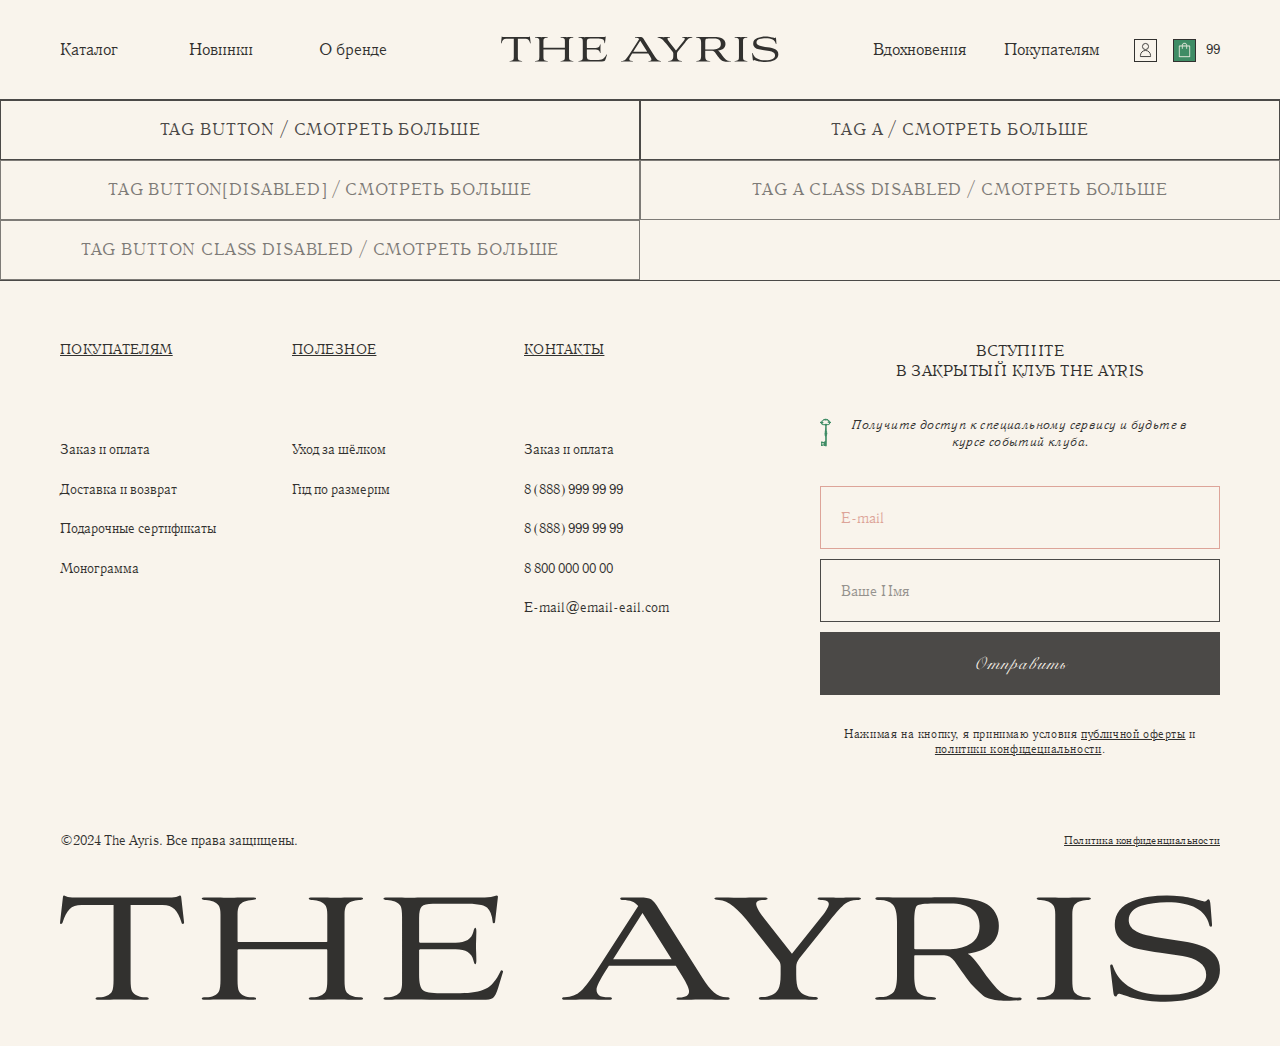
<file: buttons.html>
<!DOCTYPE html>
<html lang="en">
<head>
  <meta charset="UTF-8">
  <meta name="viewport"
        content="width=device-width, user-scalable=no, initial-scale=1.0, maximum-scale=1.0, minimum-scale=1.0">
  <meta http-equiv="X-UA-Compatible" content="ie=edge">
  <link rel="stylesheet" href="./styles/styles.css">
  <title>Buttons</title>
</head>
<body>
<header class="header" id="headerMain">
  <!--  Header burger menu  -->
  <button class="header-burger-button" id="hamburgerButton" type="button">
    <svg width="23" height="17" viewBox="0 0 23 17" fill="none" xmlns="http://www.w3.org/2000/svg">
      <line y1="0.5" x2="23" y2="0.5" stroke="#F9F4EC"/>
      <line y1="8.5" x2="23" y2="8.5" stroke="#F9F4EC"/>
      <line y1="16.5" x2="23" y2="16.5" stroke="#F9F4EC"/>
    </svg>
  </button>
  <!--  Header burger menu  -->

  <!--  Header logo  -->
  <a class="header__logo-wrapper" href="/">
    <svg class="header__logo" width="312" height="29" viewBox="0 0 312 29" fill="none" xmlns="http://www.w3.org/2000/svg">
      <title>THE AYRIS</title>
      <path d="M14.394 22.7071V2.51846H5.7972C4.38203 2.51846 3.2958 2.89654 2.5385 3.65268C1.78121 4.40882 1.17248 5.5939 0.712317 7.20793C0.613463 7.50276 0.46605 7.6519 0.268344 7.6519C0.0376857 7.6519 -0.043825 7.45766 0.0220773 7.05878L0.762611 0.494572C0.793828 0.173732 0.910024 0.000305176 1.10773 0.000305176C1.20658 0.0267551 1.30076 0.0682874 1.38695 0.123438C1.61396 0.234894 1.85399 0.31762 2.10147 0.369705C2.50651 0.461062 2.92113 0.50299 3.33627 0.494572H29.9833C30.3979 0.50285 30.8119 0.460923 31.2164 0.369705C31.4649 0.317396 31.7061 0.234685 31.9344 0.123438C32.0177 0.0687787 32.109 0.0272497 32.2049 0.000305176C32.4362 0.000305176 32.568 0.165061 32.6003 0.494572L33.3409 7.05878C33.4068 7.4542 33.3079 7.6519 33.0443 7.6519C32.8137 7.6519 32.6819 7.50276 32.6506 7.20793C32.1882 5.58928 31.5789 4.40419 30.8227 3.65268C30.0666 2.90116 28.9838 2.52309 27.5744 2.51846H18.9759V22.7071C18.9759 24.1882 19.1077 25.1917 19.3713 25.7178C19.7089 26.2823 20.2326 26.7116 20.8524 26.9318C21.4768 27.1983 22.1471 27.3409 22.826 27.3515C23.5197 27.3515 23.8666 27.4833 23.8666 27.7469C23.8666 27.9446 23.5706 28.0434 22.9786 28.0434C22.3196 28.0434 21.2993 28.0267 19.9176 27.9932C18.536 27.9596 17.4665 27.9434 16.7092 27.9446C15.9196 27.9446 14.8339 27.9608 13.4523 27.9932C12.0706 28.0255 11.0665 28.0423 10.4398 28.0434C9.84903 28.0434 9.55305 27.9446 9.55189 27.7469C9.55189 27.4833 9.89875 27.3515 10.5925 27.3515C11.2713 27.3409 11.9416 27.1983 12.5661 26.9318C13.2598 26.6531 13.7373 26.2485 13.9986 25.7178C14.2599 25.1871 14.3917 24.1835 14.394 22.7071Z" fill="black"/>
      <path d="M43.1537 22.707V5.08513C43.1537 4.0966 43.0225 3.3393 42.76 2.81324C42.4641 2.28833 41.9536 1.88367 41.2287 1.59925C40.5856 1.33598 39.8995 1.1937 39.2048 1.17955C38.481 1.17955 38.1191 1.04775 38.1191 0.784141C38.1191 0.588747 38.4319 0.490472 39.0574 0.489316C39.7141 0.489316 40.7506 0.505502 42.1669 0.537875C43.5832 0.570248 44.6695 0.587013 45.4256 0.588169C46.2141 0.588169 47.3079 0.571404 48.7069 0.537875C50.1058 0.504346 51.1343 0.488159 51.7921 0.489316C52.4165 0.489316 52.7304 0.588169 52.7304 0.784141C52.7304 1.04775 52.3685 1.17955 51.6447 1.17955C50.9577 1.19237 50.2793 1.33476 49.6451 1.59925C48.9375 1.87789 48.4357 2.28255 48.1398 2.81324C47.8761 3.34045 47.7443 4.09775 47.7443 5.08513V12.1401C47.7443 12.3708 47.8432 12.487 48.0409 12.487H71.6356C71.6691 12.492 71.7033 12.489 71.7355 12.4784C71.7676 12.4678 71.7968 12.4498 71.8208 12.4258C71.8447 12.4019 71.8627 12.3727 71.8733 12.3405C71.8839 12.3084 71.8869 12.2742 71.8819 12.2407V5.08513C71.8819 4.0966 71.7507 3.3393 71.4882 2.81324C71.1922 2.28833 70.6905 1.88367 69.9829 1.59925C69.3482 1.33686 68.6699 1.19625 67.9833 1.18476C67.2583 1.18476 66.8976 1.05295 66.8976 0.789344C66.8976 0.59395 67.2104 0.495675 67.8358 0.494518C68.4937 0.494518 69.5216 0.510705 70.9194 0.543078C72.3172 0.575451 73.3953 0.592216 74.1538 0.593372C74.9423 0.593372 76.0447 0.576607 77.461 0.543078C78.8774 0.509549 79.9139 0.493362 80.5706 0.494518C81.1949 0.494518 81.5088 0.593372 81.5088 0.789344C81.5088 1.05295 81.1464 1.18476 80.4214 1.18476C79.735 1.19775 79.0572 1.34014 78.4236 1.60445C77.7148 1.88309 77.213 2.28775 76.9182 2.81844C76.6546 3.34566 76.5228 4.10296 76.5228 5.09033V22.707C76.5228 24.254 76.6546 25.2576 76.9182 25.7177C77.213 26.245 77.7148 26.6496 78.4236 26.9317C79.057 27.1968 79.7349 27.3393 80.4214 27.3514C81.1464 27.3514 81.5088 27.4832 81.5088 27.7468C81.5088 27.9445 81.1949 28.0434 80.5706 28.0434C79.9116 28.0434 78.8832 28.0266 77.4853 27.9931C76.0875 27.9596 75.0099 27.9434 74.2526 27.9445C73.4618 27.9445 72.3675 27.9607 70.9697 27.9931C69.5719 28.0255 68.5272 28.0422 67.8358 28.0434C67.2104 28.0434 66.8976 27.9445 66.8976 27.7468C66.8976 27.4832 67.2583 27.3514 67.9833 27.3514C68.6703 27.3391 69.3488 27.1967 69.9829 26.9317C70.6893 26.6531 71.1911 26.2484 71.4882 25.7177C71.7507 25.2553 71.8819 24.2517 71.8819 22.707V14.8092C71.8819 14.5785 71.8004 14.4623 71.6356 14.4623H48.0912C48.0441 14.4557 47.9961 14.4601 47.951 14.4751C47.9059 14.4902 47.8649 14.5156 47.8312 14.5492C47.7976 14.5829 47.7722 14.6239 47.7572 14.669C47.7421 14.7141 47.7377 14.7621 47.7443 14.8092V22.707C47.7443 24.1881 47.8761 25.1917 48.1398 25.7177C48.7641 26.8034 49.9324 27.3462 51.6447 27.3462C52.3673 27.3462 52.7292 27.478 52.7304 27.7416C52.7304 27.9393 52.4165 28.0382 51.7921 28.0382C51.1331 28.0382 50.1047 28.0214 48.7069 27.9879C47.309 27.9544 46.2315 27.9382 45.4742 27.9393C44.6857 27.9393 43.5832 27.9555 42.1669 27.9879C40.7506 28.0203 39.7141 28.037 39.0574 28.0382C38.4307 28.0382 38.118 27.9393 38.1191 27.7416C38.1191 27.478 38.481 27.3462 39.2048 27.3462C40.9495 27.3462 42.1346 26.8034 42.76 25.7177C43.0225 25.0934 43.1537 24.0898 43.1537 22.707Z" fill="black"/>
      <path d="M113.365 28.0382H101.665C100.217 28.0382 98.7441 28.0215 97.248 27.988C95.7519 27.9544 94.7726 27.9382 94.3102 27.9394C93.554 27.9394 92.4846 27.9556 91.1018 27.988C89.719 28.0203 88.6992 28.0371 88.0425 28.0382C87.3488 28.0382 87.002 27.9394 87.002 27.7417C87.002 27.4781 87.3297 27.3463 87.9887 27.3463C88.7026 27.3374 89.4084 27.195 90.0699 26.9266C90.7925 26.6479 91.3024 26.2433 91.5995 25.7126C91.8631 25.1877 91.9949 24.431 91.9949 23.4424V5.82572C91.9949 4.31112 91.8631 3.30698 91.5995 2.81329C91.3035 2.28839 90.7936 1.88372 90.0699 1.5993C89.4081 1.33181 88.7025 1.1895 87.9887 1.17961C87.3297 1.17961 87.002 1.0478 87.002 0.784195C87.002 0.588801 87.3488 0.490525 88.0425 0.489369C88.6669 0.489369 89.6536 0.505556 91.0029 0.537929C92.3522 0.570302 93.3893 0.587067 94.1142 0.588223C94.7721 0.588223 95.7675 0.571458 97.1006 0.537929C98.4337 0.5044 99.4291 0.488213 100.087 0.489369H114.114C114.717 0.498235 115.32 0.456466 115.916 0.364502C116.269 0.314411 116.618 0.231977 116.956 0.118236C117.1 0.0560299 117.253 0.016258 117.409 0.000305176C117.737 0.000305176 117.853 0.215355 117.756 0.641985L117.015 7.05878C117.022 7.12709 117.01 7.19595 116.979 7.25735C116.948 7.31876 116.901 7.37018 116.842 7.40564C116.795 7.43862 116.739 7.45632 116.681 7.45632C116.624 7.45632 116.568 7.43862 116.521 7.40564C116.465 7.35778 116.422 7.29665 116.396 7.22785C116.37 7.15906 116.362 7.08482 116.372 7.01196C116.306 6.22389 116.123 5.45004 115.829 4.71579C115.621 4.1912 115.311 3.71312 114.917 3.30929C114.57 2.98094 114.035 2.73409 113.311 2.56876C112.663 2.41453 112.003 2.31475 111.339 2.27046C110.746 2.23925 109.873 2.22306 108.722 2.22191H100.283C98.7684 2.22191 97.7729 2.45314 97.2966 2.91561C96.8202 3.37808 96.5821 4.4146 96.5821 6.02516V12.2911C96.5821 12.5547 96.6965 12.6865 96.9289 12.6865H106.407C109.139 12.6865 110.735 11.6829 111.195 9.6758C111.358 9.01678 111.522 8.68726 111.688 8.68726C111.885 8.68726 111.984 9.01678 111.984 9.6758C111.984 10.0383 111.967 10.6869 111.936 11.6251C111.904 12.5634 111.885 13.2137 111.885 13.5744C111.885 13.9352 111.901 14.5786 111.936 15.4995C111.97 16.4204 111.984 17.0794 111.984 17.4748C111.984 18.1338 111.885 18.4616 111.688 18.4616C111.514 18.4616 111.358 18.1338 111.195 17.4748C110.767 15.4677 109.171 14.4635 106.407 14.4624H96.9272C96.88 14.4554 96.8318 14.4595 96.7866 14.4744C96.7413 14.4894 96.7001 14.5147 96.6664 14.5485C96.6327 14.5822 96.6073 14.6233 96.5924 14.6686C96.5774 14.7139 96.5733 14.7621 96.5803 14.8092V21.3318C96.5803 23.4696 96.9012 24.827 97.5428 25.4039C98.1845 25.9808 99.7887 26.2699 102.355 26.271H107.636C110.631 26.271 112.91 25.8762 114.473 25.0865C116.036 24.2968 117.361 22.736 118.448 20.404C118.611 20.0415 118.808 19.9774 119.039 20.2063C119.171 20.2722 119.213 20.3797 119.138 20.5531L117.855 24.7986C117.392 26.2797 116.923 27.1931 116.448 27.5388C115.973 27.8845 114.945 28.051 113.365 28.0382Z" fill="black"/>
      <path d="M167.489 21.8832L165.622 18.9037H147.636L146.861 20.1177C145.164 22.7931 144.315 24.5274 144.315 25.3205C144.302 25.6005 144.353 25.8798 144.464 26.1371C144.575 26.3944 144.744 26.6228 144.957 26.8051C145.384 27.167 146.288 27.3479 147.671 27.3479C148.191 27.3479 148.46 27.4641 148.46 27.6948C148.46 27.9254 148.214 28.0416 147.72 28.0416C147.026 28.0416 146.022 28.0248 144.709 27.9913C143.395 27.9578 142.409 27.9416 141.749 27.9428C141.089 27.9428 140.094 27.9589 138.762 27.9913C137.43 28.0237 136.435 28.0405 135.776 28.0416C135.282 28.0416 135.035 27.926 135.035 27.6948C135.035 27.4658 135.281 27.3479 135.776 27.3479C137.486 27.3479 138.925 26.797 140.094 25.6951C141.263 24.5933 142.801 22.5445 144.709 19.5489L155.52 2.81665C154.697 1.731 153.315 1.1876 151.374 1.18644C150.912 1.18644 150.68 1.05464 150.68 0.791026C150.68 0.595054 150.893 0.496201 151.322 0.496201H155.954C157.413 0.496201 158.426 0.669628 158.992 1.01648C159.559 1.36334 160.297 2.29637 161.207 3.81559L172.808 22.178C173.893 23.9031 174.93 25.1974 175.917 26.0611C176.85 26.9038 178.066 27.3655 179.323 27.3548C179.849 27.3548 180.112 27.4866 180.112 27.7502C180.112 27.948 179.849 28.0468 179.323 28.0468C178.629 28.0468 177.601 28.03 176.238 27.9965C174.875 27.963 173.831 27.9468 173.108 27.948C172.386 27.948 171.294 27.9641 169.83 27.9965C168.366 28.0289 167.273 28.0457 166.55 28.0468C166.056 28.0468 165.81 27.948 165.81 27.7502C165.81 27.519 166.057 27.4034 166.55 27.4034C168.313 27.4034 169.195 26.8438 169.195 25.7246C169.195 25.0644 168.626 23.784 167.489 21.8832ZM156.672 4.66885L148.765 17.1278H164.5L156.672 4.66885Z" fill="black"/>
      <path d="M193.829 21.226V19.2021C193.849 18.7998 193.79 18.3973 193.656 18.0176C193.431 17.5925 193.157 17.195 192.841 16.8331L185.931 8.09587C184.088 5.76039 182.492 4.04057 181.143 2.93642C179.794 1.83226 178.494 1.24839 177.243 1.1848C176.421 1.1189 176.008 0.987097 176.008 0.789391C176.008 0.591684 176.337 0.494565 176.996 0.494565C177.818 0.494565 178.739 0.510751 179.759 0.543124C180.779 0.575497 181.766 0.592262 182.721 0.593418C183.741 0.593418 184.965 0.576653 186.393 0.543124C187.821 0.509595 188.78 0.493408 189.272 0.494565C189.965 0.494565 190.312 0.59284 190.312 0.789391C190.312 1.053 189.965 1.1848 189.272 1.1848C187.929 1.1848 187.257 1.53166 187.256 2.22537C187.256 3.01851 187.961 4.30533 189.37 6.08585L196.873 15.6608L204.817 5.70778C206.131 4.10185 206.788 2.95492 206.788 2.26699C206.788 1.54553 206.065 1.1848 204.62 1.1848C204.059 1.1848 203.779 1.053 203.78 0.789391C203.78 0.593996 204.043 0.495721 204.569 0.494565C205.457 0.494565 206.386 0.510751 207.356 0.543124C208.327 0.575497 209.108 0.592262 209.701 0.593418C210.326 0.593418 211.098 0.576653 212.02 0.543124C212.941 0.509595 213.715 0.493408 214.34 0.494565C215.063 0.494565 215.425 0.59284 215.426 0.789391C215.426 1.053 215.064 1.1848 214.34 1.1848C213.057 1.21718 211.996 1.55305 211.156 2.19241C210.317 2.83178 208.929 4.3643 206.994 6.78996L198.886 16.8591C198.308 17.6523 198.019 18.4275 198.019 19.1848V21.2122C198.019 23.0933 198.216 24.4292 198.611 25.22C199.005 25.9076 199.614 26.4463 200.345 26.7531C201.07 27.1006 201.861 27.2864 202.665 27.2977C203.455 27.2977 203.85 27.4289 203.85 27.6914C203.85 27.9226 203.521 28.0382 202.863 28.0382C202.072 28.0382 200.912 28.0215 199.382 27.9879C197.853 27.9544 196.726 27.9382 196.002 27.9394C195.244 27.9394 194.108 27.9556 192.596 27.9879C191.084 28.0203 189.866 28.0371 188.942 28.0382C188.285 28.0382 187.956 27.9226 187.955 27.6914C187.955 27.4301 188.334 27.2989 189.091 27.2977C189.911 27.2912 190.719 27.1059 191.46 26.7549C192.191 26.4487 192.8 25.9105 193.194 25.2235C193.619 24.4674 193.83 23.1349 193.829 21.226Z" fill="black"/>
      <path d="M225.133 7.20784C225.133 4.77062 224.746 3.16584 223.973 2.39351C223.199 1.62118 222.072 1.21652 220.591 1.17952C219.737 1.17952 219.309 1.06391 219.308 0.832669C219.308 0.56906 219.655 0.437256 220.348 0.437256C221.302 0.437256 222.511 0.45402 223.976 0.48755C225.441 0.521079 226.733 0.537265 227.851 0.536109C228.936 0.536109 230.786 0.519923 233.4 0.48755C236.014 0.455177 237.749 0.438412 238.603 0.437256C240.018 0.437256 241.269 0.4783 242.354 0.560389C243.584 0.665505 244.805 0.855572 246.008 1.12923C247.185 1.36071 248.318 1.77688 249.364 2.3623C250.292 2.92921 251.064 3.71837 251.61 4.65847C252.236 5.72725 252.553 6.94927 252.524 8.18771C252.524 12.3014 249.743 14.7872 244.181 15.6451C244.939 16.0382 246.008 17.1897 247.389 19.0997C249.89 22.7209 251.815 25.0408 253.166 26.0594C254.516 27.0779 256.178 27.5404 258.15 27.4468C258.23 27.4408 258.311 27.4507 258.387 27.476C258.463 27.5013 258.534 27.5415 258.594 27.5942C258.64 27.6325 258.671 27.6865 258.68 27.7459C258.69 27.8054 258.677 27.8661 258.644 27.9168C258.599 27.9808 258.54 28.0339 258.472 28.0723C258.403 28.1107 258.327 28.1334 258.249 28.1387C257.262 28.237 256.324 28.2862 255.436 28.2862C254.119 28.2862 253.165 28.27 252.573 28.2376C251.829 28.1766 251.093 28.0442 250.375 27.8422C249.64 27.6742 248.944 27.3637 248.327 26.9282C247.616 26.3532 246.94 25.7352 246.303 25.0778C245.398 24.1639 244.565 23.1817 243.811 22.1399C243.002 21.0381 241.94 19.5495 240.627 17.6742C239.839 16.6197 238.901 16.0763 237.814 16.044H230.064C229.866 16.044 229.767 16.1601 229.767 16.3908V21.5728C229.767 23.9742 230.162 25.5292 230.952 26.238C231.741 26.9467 232.893 27.3005 234.408 27.2994C235.23 27.3653 235.641 27.4965 235.641 27.693C235.641 27.9243 235.312 28.0399 234.654 28.0399C233.7 28.0399 232.458 28.0231 230.927 27.9896C229.397 27.9561 228.27 27.9399 227.547 27.941C226.79 27.941 225.622 27.9572 224.042 27.9896C222.463 28.022 221.196 28.0387 220.241 28.0399C219.582 28.0399 219.254 27.9237 219.254 27.693C219.254 27.4976 219.665 27.3664 220.487 27.2994C221.092 27.3154 221.698 27.2572 222.289 27.1259C222.795 26.9804 223.272 26.7454 223.695 26.4322C224.19 26.0854 224.552 25.5113 224.783 24.698C225.013 23.8846 225.13 22.8475 225.13 21.5641L225.133 7.20784ZM230.069 14.4137H239.399C241.736 14.4137 243.644 13.8935 245.122 12.8529C246.601 11.8123 247.342 10.2578 247.344 8.18944C247.344 4.14281 244.695 2.1195 239.397 2.1195H235.152C232.517 2.1195 230.962 2.33339 230.487 2.76118C230.012 3.18896 229.773 4.65327 229.771 7.15408V14.1172C229.765 14.1576 229.768 14.1989 229.781 14.2377C229.794 14.2765 229.816 14.3117 229.845 14.3405C229.874 14.3693 229.909 14.391 229.948 14.4037C229.987 14.4164 230.028 14.4198 230.069 14.4137Z" fill="black"/>
      <path d="M267.697 22.707V5.08513C267.697 4.0966 267.565 3.3393 267.302 2.81324C267.004 2.28833 266.503 1.88367 265.796 1.59925C265.162 1.33476 264.484 1.19237 263.797 1.17955C263.074 1.17955 262.712 1.04775 262.711 0.784141C262.711 0.588747 263.007 0.490472 263.601 0.489316C264.257 0.489316 265.294 0.505502 266.71 0.537875C268.126 0.570248 269.212 0.587013 269.967 0.588169C270.723 0.588169 271.809 0.571404 273.226 0.537875C274.642 0.504346 275.679 0.488159 276.335 0.489316C276.96 0.489316 277.274 0.588169 277.274 0.784141C277.274 1.04775 276.911 1.17955 276.186 1.17955C275.499 1.19398 274.82 1.33814 274.187 1.60445C273.478 1.88309 272.976 2.28775 272.681 2.81844C272.418 3.34566 272.286 4.10296 272.286 5.09033V22.707C272.286 24.1881 272.418 25.1917 272.681 25.7177C272.976 26.245 273.478 26.6496 274.187 26.9317C274.82 27.1968 275.498 27.3393 276.184 27.3514C276.909 27.3514 277.272 27.4832 277.272 27.7468C277.272 27.9445 276.958 28.0434 276.334 28.0434C275.675 28.0434 274.646 28.0266 273.248 27.9931C271.851 27.9596 270.776 27.9416 270.024 27.9393C269.266 27.9393 268.18 27.9555 266.766 27.9879C265.352 28.0203 264.299 28.037 263.608 28.0382C263.014 28.0382 262.718 27.9393 262.718 27.7416C262.718 27.478 263.08 27.3462 263.804 27.3462C264.491 27.3342 265.169 27.1918 265.803 26.9265C266.511 26.6479 267.013 26.2432 267.308 25.7125C267.567 25.1911 267.697 24.1893 267.697 22.707Z" fill="black"/>
      <path d="M309.476 2.7647L309.872 7.84785C309.878 7.92821 309.868 8.009 309.843 8.08553C309.818 8.16205 309.777 8.23277 309.724 8.29356C309.681 8.34116 309.623 8.37212 309.56 8.381C309.496 8.38989 309.432 8.37611 309.377 8.34211C309.303 8.29421 309.241 8.22863 309.198 8.15119C309.155 8.07375 309.131 7.98683 309.129 7.89814C308.142 3.85151 304.358 1.8282 297.777 1.8282C296.558 1.82225 295.341 1.89582 294.131 2.04845C293.027 2.19364 291.937 2.43327 290.873 2.7647C289.82 3.09421 288.989 3.57981 288.381 4.22149C288.081 4.53241 287.846 4.89951 287.689 5.30164C287.533 5.70376 287.457 6.13296 287.467 6.56449C287.458 7.08253 287.577 7.59468 287.814 8.05546C288.051 8.51624 288.398 8.91138 288.825 9.20578C289.73 9.88099 290.898 10.3747 292.33 10.6868C293.761 10.999 295.344 11.2881 297.08 11.554L302.338 12.3656C303.972 12.6081 305.579 13.0035 307.139 13.5467C308.502 14.012 309.713 14.84 310.642 15.9417C311.547 17.0285 312 18.3621 312 19.9426C312 22.6747 310.691 24.7888 308.075 26.2849C305.459 27.781 301.863 28.5296 297.29 28.5307C296.402 28.5307 295.579 28.5146 294.822 28.4822C294.064 28.4498 293.333 28.3839 292.626 28.2845C291.917 28.1856 291.343 28.1024 290.892 28.0382C290.441 27.974 289.896 27.8648 289.239 27.6914C288.582 27.5179 288.127 27.4121 287.881 27.3445C287.635 27.2769 287.174 27.1312 286.494 26.9005C285.814 26.6699 285.399 26.5381 285.235 26.5051C284.808 26.375 284.52 26.4479 284.368 26.7271C284.215 27.0063 284.097 27.1468 283.998 27.1468C283.603 27.1468 283.371 26.7358 283.304 25.9137L282.467 19.0027C282.467 18.7061 282.597 18.5587 282.86 18.5587C283.034 18.5587 283.157 18.7321 283.256 19.0512C285.072 24.1558 289.748 26.708 297.284 26.708C301.003 26.708 303.767 26.2247 305.578 25.2582C307.388 24.2916 308.293 22.9713 308.292 21.2971C308.292 19.8877 307.682 18.7645 306.464 17.9274C305.245 17.0903 303.731 16.5377 301.92 16.2695L295.998 15.3885C293.861 15.0717 291.888 14.7248 290.079 14.3479C288.269 13.971 286.755 13.231 285.536 12.128C284.319 11.025 283.71 9.58501 283.71 7.80796C283.71 6.29568 284.13 5.00422 284.969 3.9336C285.809 2.86298 286.955 2.05365 288.408 1.50562C289.842 0.966927 291.329 0.578679 292.843 0.347132C294.46 0.109477 296.094 -0.00646602 297.728 0.000278059C298.916 -0.00322511 300.103 0.06279 301.284 0.197985C302.402 0.329789 303.265 0.461594 303.875 0.593398C304.484 0.725203 305.183 0.89863 305.973 1.11368C306.763 1.32873 307.289 1.46863 307.551 1.53337C307.947 1.6328 308.243 1.5669 308.441 1.33567C308.639 1.10674 308.802 0.988812 308.933 0.988812C309.231 0.987655 309.412 1.57962 309.476 2.7647Z" fill="black"/>
    </svg>
  </a>
  <!--  Header logo  -->

  <!--  Mobile user menu  -->
  <div class="header-menu__item_user_mobile">
    <a class="header-menu__item_user-link" href="/">
      <svg class="header-menu__item_user-link-icon" width="23" height="23" viewBox="0 0 23 23" fill="none" xmlns="http://www.w3.org/2000/svg">
        <circle cx="11.5" cy="7.5" r="3.05" stroke="#F9F4EC" stroke-width="0.9"/>
        <path d="M6.45 16.5C6.45 13.711 8.71096 11.45 11.5 11.45C14.289 11.45 16.55 13.711 16.55 16.5V17.55H6.45V16.5Z" stroke="#F9F4EC" stroke-width="0.9"/>
        <rect x="0.5" y="0.5" width="22" height="22" stroke="#F9F4EC"/>
      </svg>
    </a>
    <a class="header-menu__item_user-link active" href="/">
      <svg class="header-menu__item_user-link-icon" width="23" height="23" viewBox="0 0 23 23" fill="none" xmlns="http://www.w3.org/2000/svg">
        <rect x="0.5" y="0.5" width="22" height="22" stroke="#F9F4EC"/>
        <path d="M16.7801 6.70964H13.92V6.4839C13.92 5.11423 12.8343 4 11.5 4C10.1657 4 9.07998 5.11423 9.07998 6.4839V6.70964H6.21993C6.09852 6.70964 6 6.81077 6 6.93538V17.7743C6 17.899 6.09852 18 6.21993 18H16.7801C16.9015 18 17 17.8989 17 17.7743V6.93538C17 6.81077 16.9015 6.70964 16.7801 6.70964ZM9.51999 6.4839C9.51999 5.3633 10.4082 4.45163 11.5 4.45163C12.5918 4.45163 13.48 5.3633 13.48 6.4839V6.70964H9.51999V6.4839ZM16.56 17.5485H6.44002V7.16127H9.07998V9.64518C9.07998 9.76995 9.1785 9.87092 9.29991 9.87092C9.42132 9.87092 9.51984 9.76979 9.51984 9.64518V7.16127H13.4799V9.64518C13.4799 9.76995 13.5784 9.87092 13.6998 9.87092C13.8212 9.87092 13.9197 9.76979 13.9197 9.64518V7.16127H16.5597V17.5485H16.56Z" fill="#F9F4EC" stroke="#F9F4EC" stroke-width="0.3"/>
      </svg>
      <span class="header-menu__item_user-link-count">99</span>
    </a>
  </div>
  <!--  Mobile user menu  -->

  <div class="header-menu-wrapper" id="headerMenu">
    <nav class="header-menu">

      <div class="header-menu__mobile-header">
        <div class="header-menu__mobile-header-title">Меню</div>
        <button type="button" class="header-menu__mobile-button" id="closeMenuButton">
          <svg width="17" height="13" viewBox="0 0 17 13" fill="none" xmlns="http://www.w3.org/2000/svg">
            <path d="M2.84615 1.043H2.23515C2.21782 1.043 2.17448 1.04733 2.10515 1.056C2.03582 1.056 1.96215 1.07767 1.88415 1.121C1.81482 1.15567 1.74982 1.21633 1.68915 1.303C1.62848 1.381 1.59815 1.498 1.59815 1.654V11.95C1.59815 12.106 1.62848 12.223 1.68915 12.301C1.74982 12.3877 1.81482 12.4483 1.88415 12.483C1.96215 12.5263 2.03582 12.548 2.10515 12.548C2.17448 12.5567 2.21782 12.561 2.23515 12.561H2.84615V12.886H0.66215V0.717999H2.84615V1.043ZM9.75717 4.865C9.79184 4.82167 9.81784 4.77833 9.83517 4.735C9.86117 4.683 9.87417 4.62667 9.87417 4.566C9.87417 4.45333 9.82651 4.35367 9.73117 4.267C9.64451 4.17167 9.50584 4.124 9.31517 4.124H9.27617V3.994H11.1872V4.124C10.9618 4.15 10.7842 4.21933 10.6542 4.332C10.5242 4.44467 10.4245 4.54867 10.3552 4.644L8.96417 6.568L10.6282 9.259C10.7235 9.415 10.8492 9.54933 11.0052 9.662C11.1612 9.766 11.3302 9.83533 11.5122 9.87V10H9.27617V9.87C9.44951 9.87 9.57951 9.82667 9.66617 9.74C9.75284 9.65333 9.79617 9.571 9.79617 9.493C9.79617 9.47567 9.78751 9.44967 9.77017 9.415C9.76151 9.37167 9.73117 9.30667 9.67917 9.22L8.47017 7.283L7.13117 9.337C7.08784 9.40633 7.06617 9.467 7.06617 9.519C7.06617 9.63167 7.12684 9.71833 7.24817 9.779C7.37817 9.83967 7.50384 9.87 7.62517 9.87H7.67717V10H5.70117V9.87C5.81384 9.844 5.96984 9.78333 6.16917 9.688C6.37717 9.584 6.57217 9.402 6.75417 9.142L8.24917 6.971L7.02717 4.917C7.00117 4.88233 6.96217 4.826 6.91017 4.748C6.85817 4.66133 6.78884 4.57467 6.70217 4.488C6.61551 4.40133 6.51151 4.32333 6.39017 4.254C6.26884 4.18467 6.13017 4.14133 5.97417 4.124V3.994H8.24917V4.124H8.15817C8.03684 4.124 7.93717 4.15433 7.85917 4.215C7.78117 4.27567 7.74217 4.36233 7.74217 4.475C7.74217 4.51833 7.75084 4.566 7.76817 4.618C7.79417 4.67 7.81584 4.709 7.83317 4.735L8.78217 6.295L9.75717 4.865ZM16.55 0.717999V12.886H14.366V12.561H14.977C14.9943 12.561 15.0376 12.5567 15.107 12.548C15.1763 12.548 15.2456 12.5263 15.315 12.483C15.393 12.4483 15.4623 12.3877 15.523 12.301C15.5836 12.223 15.614 12.106 15.614 11.95V1.654C15.614 1.498 15.5836 1.381 15.523 1.303C15.4623 1.21633 15.393 1.15567 15.315 1.121C15.2456 1.07767 15.1763 1.056 15.107 1.056C15.0376 1.04733 14.9943 1.043 14.977 1.043H14.366V0.717999H16.55Z" fill="#4B4947"/>
          </svg>
        </button>
      </div>

      <ul class="header-menu__list">
        <li class="header-menu__item">

          <!--  Header menu item with drop down menu  -->
          <div class="header-menu__item-drop-menu-wrapper">
            <span class="header-menu__item-name">Каталог</span>
            <!-- Menu drop  -->
            <div class="menu-drop">
              <div class="menu-drop-lists-picture">
                <div class="menu-drop__section">

                  <!-- Menu drop / list wrapper  -->
                  <div class="menu-drop__list-wrapper mobile-drop-down">
                    <div class="menu-drop__list-title">Категории</div>
                    <button class="mobile-drop-down-button">Категории</button>
                    <ul class="menu-drop__list mobile-drop-down-list">
                      <li class="menu-drop__list-item">
                        <a title="Платья"
                           data-menu-drop-image="CategoryPicture"
                           data-menu-drop-title="Категория"
                           data-menu-drop-name="Платья"
                           class="menu-drop__list-link"
                           href="">
                          Платья
                        </a>
                      </li>
                      <li class="menu-drop__list-item">
                        <a title="Пижамы"
                           data-menu-drop-image="CategoryPicture"
                           data-menu-drop-title="Пижамы"
                           class="menu-drop__list-link"
                           href="">
                          Пижамы
                        </a>
                      </li>
                      <li class="menu-drop__list-item">
                        <a title="Комбинации" class="menu-drop__list-link" href="">
                          Комбинации
                        </a>
                      </li>
                      <li class="menu-drop__list-item">
                        <a title="Халаты" class="menu-drop__list-link" href="">
                          Халаты
                        </a>
                      </li>
                      <li class="menu-drop__list-item">
                        <a title="Топы и рубашки" class="menu-drop__list-link" href="">
                          Топы и рубашки
                        </a>
                      </li>
                      <li class="menu-drop__list-item">
                        <a title="Юбки, шорты, брюки" class="menu-drop__list-link" href="">
                          Юбки, шорты, брюки
                        </a>
                      </li>
                      <li class="menu-drop__list-item">
                        <a title="Костюмы"  class="menu-drop__list-link" href="">
                          Костюмы
                        </a>
                      </li>
                      <li class="menu-drop__list-item">
                        <a title="Категория"  class="menu-drop__list-link" href="">
                          Белье
                        </a>
                      </li>
                      <li class="menu-drop__list-item">
                        <a title="Категория"  class="menu-drop__list-link" href="">
                          Аксессуары
                        </a>
                      </li>
                    </ul>
                  </div>
                  <!-- Menu drop / list wrapper  -->

                </div>

                <div class="menu-drop__section">

                  <!-- Menu drop / list wrapper  -->
                  <div class="menu-drop__list-wrapper mobile-drop-down">
                    <div class="menu-drop__list-title">Коллекции</div>
                    <button class="mobile-drop-down-button">Коллекции</button>
                    <ul class="menu-drop__list mobile-drop-down-list">
                      <li class="menu-drop__list-item">
                        <a title="Коллекции" class="menu-drop__list-link" href="">
                          Для сна и дома
                        </a>
                      </li>
                      <li class="menu-drop__list-item">
                        <a title="Коллекции" class="menu-drop__list-link" href="">
                          Resort
                        </a>
                      </li>
                      <li class="menu-drop__list-item">
                        <a title="Коллекции" class="menu-drop__list-link" href="">
                          Вечерний выход
                        </a>
                      </li>
                      <li class="menu-drop__list-item">
                        <a title="Коллекции" class="menu-drop__list-link" href="">
                          Раскошная база
                        </a>
                      </li>
                      <li class="menu-drop__list-item">
                        <a title="Коллекции" class="menu-drop__list-link" href="">
                          Вечеринка дома
                        </a>
                      </li>
                      <li class="menu-drop__list-item">
                        <a title="Коллекции" class="menu-drop__list-link" href="">
                          Иконы The Ayris
                        </a>
                      </li>
                    </ul>
                  </div>
                  <!-- Menu drop / list wrapper  -->

                </div>
                <div class="menu-drop__section">

                  <!-- Menu drop / list wrapper  -->
                  <div class="menu-drop__list-wrapper mobile-drop-down">
                    <div class="menu-drop__list-title">Материал</div>
                    <button class="mobile-drop-down-button">Материал</button>
                    <ul class="menu-drop__list mobile-drop-down-list">
                      <li class="menu-drop__list-item">
                        <a title="Материал" class="menu-drop__list-link" href="">
                          Шелк-сатин
                        </a>
                      </li>
                      <li class="menu-drop__list-item">
                        <a title="Материал" class="menu-drop__list-link" href="">
                          Шелк-твил
                        </a>
                      </li>
                      <li class="menu-drop__list-item">
                        <a title="Материал" class="menu-drop__list-link" href="">
                          Шелк-креп
                        </a>
                      </li>
                      <li class="menu-drop__list-item">
                        <a title="Материал" class="menu-drop__list-link" href="">
                          Шелк с хлопком
                        </a>
                      </li>
                    </ul>
                  </div>
                  <!-- Menu drop / list wrapper  -->

                </div>

                <div class="menu-drop__picture-section">
                  <div class="menu-drop__list-link-picture">
                    <picture id="linkPicturePlace">
                      <source srcset="images/pictures/CategoryPicture.webp" type="image/webp">
                      <source srcset="images/pictures/CategoryPicture.jpg" type="image/jpeg">
                      <img src="images/pictures/CategoryPicture.jpg" alt="Category Picture">
                    </picture>
                    <div class="menu-drop__list-link-picture-title">
                      Категория
                    </div>
                    <div class="menu-drop__list-link-picture-name">
                      Пижамы
                    </div>
                  </div>
                </div>
              </div>
            </div>
            <!-- Menu drop  -->
          </div>
          <!--  Header menu item with drop down menu  -->
        </li>

        <li class="header-menu__item">
          <!--  Header menu item link  -->
          <a title="Новинки" class="header-menu__item-name" href="/">Новинки</a>
          <!--  Header menu item link  -->
        </li>
        <li class="header-menu__item">
          <!--  Header menu item link  -->
          <a title="О бренде" class="header-menu__item-name" href="/">О бренде</a>
          <!--  Header menu item link  -->
        </li>
      </ul>
      <ul class="header-menu__list header-menu__list_end">
        <li class="header-menu__item">
          <!--  Header menu item link  -->
          <a title="Вдохновения" class="header-menu__item-name" href="/">Вдохновения</a>
          <!--  Header menu item link  -->
        </li>
        <li class="header-menu__item">
          <!--  Header menu item link  -->
          <a title="Покупателям" class="header-menu__item-name" href="/">Покупателям</a>
          <!--  Header menu item link  -->
        </li>
        <li class="header-menu__item_user">
          <a class="header-menu__item_user-link" href="/">
            <svg class="header-menu__item_user-link-icon" width="23" height="23" viewBox="0 0 23 23" fill="none" xmlns="http://www.w3.org/2000/svg">
              <circle cx="11.5" cy="7.5" r="3.05" stroke="#F9F4EC" stroke-width="0.9"/>
              <path d="M6.45 16.5C6.45 13.711 8.71096 11.45 11.5 11.45C14.289 11.45 16.55 13.711 16.55 16.5V17.55H6.45V16.5Z" stroke="#F9F4EC" stroke-width="0.9"/>
              <rect x="0.5" y="0.5" width="22" height="22" stroke="#F9F4EC"/>
            </svg>
          </a>
          <a class="header-menu__item_user-link active" href="/">
            <svg class="header-menu__item_user-link-icon" width="23" height="23" viewBox="0 0 23 23" fill="none" xmlns="http://www.w3.org/2000/svg">
              <rect x="0.5" y="0.5" width="22" height="22" stroke="#F9F4EC"/>
              <path d="M16.7801 6.70964H13.92V6.4839C13.92 5.11423 12.8343 4 11.5 4C10.1657 4 9.07998 5.11423 9.07998 6.4839V6.70964H6.21993C6.09852 6.70964 6 6.81077 6 6.93538V17.7743C6 17.899 6.09852 18 6.21993 18H16.7801C16.9015 18 17 17.8989 17 17.7743V6.93538C17 6.81077 16.9015 6.70964 16.7801 6.70964ZM9.51999 6.4839C9.51999 5.3633 10.4082 4.45163 11.5 4.45163C12.5918 4.45163 13.48 5.3633 13.48 6.4839V6.70964H9.51999V6.4839ZM16.56 17.5485H6.44002V7.16127H9.07998V9.64518C9.07998 9.76995 9.1785 9.87092 9.29991 9.87092C9.42132 9.87092 9.51984 9.76979 9.51984 9.64518V7.16127H13.4799V9.64518C13.4799 9.76995 13.5784 9.87092 13.6998 9.87092C13.8212 9.87092 13.9197 9.76979 13.9197 9.64518V7.16127H16.5597V17.5485H16.56Z" fill="#F9F4EC" stroke="#F9F4EC" stroke-width="0.3"/>
            </svg>
            <span class="header-menu__item_user-link-count">99</span>
          </a>
        </li>
      </ul>
    </nav>

    <div class="header-menu-mobile-copy">
      <span>©2024 The Ayris.</span>
      <span>Все права защищены.</span>
    </div>

  </div>
</header>

<main class="main main-top-padding">
  <section class="grid-col-2 grid-col-sm-1">
    <div class="grid-col-1">
      <button type="button" class="button">
        <span class="uppercase">tag button / Смотреть больше</span>
      </button>

      <button type="button" class="button" disabled>
        <span class="uppercase">tag button[disabled] / Смотреть больше</span>
      </button>

      <button type="button" class="button disabled">
        <span class="uppercase">tag button class disabled / Смотреть больше</span>
      </button>
    </div>
    <div class="grid-col-1">
      <a class="button" href="/">
        <span class="uppercase">tag a / Смотреть больше</span>
      </a>

      <a class="button disabled" href="/">
        <span class="uppercase">tag a class disabled / Смотреть больше</span>
      </a>
    </div>
  </section>
</main>

<footer class="footer">
  <div class="footer-main">
    <div class="footer-main__section">
      <h4 class="footer-main__title">Покупателям</h4>
      <ul class="footer-main__list">
        <li class="footer-main__item">
          <a title="Заказ и оплата" class="footer-main__link" href="">
            Заказ и оплата
          </a>
        </li>
        <li class="footer-main__item">
          <a title="Доставка и возврат" class="footer-main__link" href="">
            Доставка и возврат
          </a>
        </li>
        <li class="footer-main__item">
          <a title="Подарочные сертификаты" class="footer-main__link" href="">
            Подарочные сертификаты
          </a>
        </li>
        <li class="footer-main__item">
          <a title="Монограмма" class="footer-main__link" href="">
            Монограмма
          </a>
        </li>
      </ul>
    </div>
    <div class="footer-main__section">
      <h4 class="footer-main__title">Полезное</h4>
      <ul class="footer-main__list">
        <li class="footer-main__item">
          <a title="Уход за шёлком" class="footer-main__link" href="">
            Уход за шёлком
          </a>
        </li>
        <li class="footer-main__item">
          <a title="Гид по размерим" class="footer-main__link" href="">
            Гид по размерим
          </a>
        </li>
      </ul>
    </div>
    <div class="footer-main__section">
      <h4 class="footer-main__title">Контакты</h4>
      <ul class="footer-main__list">
        <li class="footer-main__item">
          <a title="Заказ и оплата" class="footer-main__link" href="">
            Заказ и оплата
          </a>
        </li>
        <li class="footer-main__item">
          <a title="8 (888) 999 99 99" class="footer-main__link" href="tel:+">
            8 (888) 999 99 99
          </a>
        </li>
        <li class="footer-main__item">
            <span class="footer-main__link">
              8 (888) 999 99 99
            </span>
        </li>
        <li class="footer-main__item">
          <a title="8 800 000 00 00" class="footer-main__link" href="tel:+">
            8 800 000 00 00
          </a>
        </li>
        <li class="footer-main__item">
          <a title="E-mail@email-eail.com" class="footer-main__link" href="mailto:">
            E-mail@email-eail.com
          </a>
        </li>
      </ul>
    </div>
    <div class="footer-main__section-form">
      <div class="club-form-wrapper">
        <h4 class="club-form-title uppercase">Вступите<br> в закрытый клуб The Ayris</h4>
        <p class="club-form-descriptor club-form-descriptor_icon">
          Получите доступ к специальному сервису и&nbsp;будьте в курсе событий клуба.
        </p>
        <form>
          <div class="input-group-column-wrapper">
            <!-- If the data in the field is invalid, add class input-container_invalid next to input-container -->
            <div class="input-container input-container_invalid input-container_big-height">
              <input class="input-field" type="email" id="email" placeholder="" required="" />
              <label class="input-label" for="email">E-mail</label>
            </div>
            <div class="input-container input-container_big-height">
              <input class="input-field" type="text" id="yourName" placeholder="" required="" />
              <label class="input-label" for="yourName">Ваше Имя</label>
            </div>
            <button class="button button_gray" type="submit">
              Отправить
            </button>
          </div>
        </form>
        <p class="club-form-agreements">
          Нажимая на кнопку, я принимаю условия <a href="">публичной оферты</a> и <a href="">политики конфидециальности</a>.
        </p>
      </div>
    </div>
  </div>
  <div class="footer-info">
    <div class="footer-info-copy">
      ©2024&nbsp;The&nbsp;Ayris. Все&nbsp;права&nbsp;защищены.
    </div>
    <a class="footer-info-link" href="/">
      Политика конфиденциальности
    </a>
  </div>
  <div class="footer-logo">
    <title>THE AYRIS</title>
    <svg width="100%" height="100%" viewBox="0 0 1320 122" fill="none" xmlns="http://www.w3.org/2000/svg">
      <path d="M60.8976 96.7152V11.3017H24.5266C18.5394 11.3017 13.9438 12.9012 10.7398 16.1003C7.53588 19.2994 4.96048 24.3132 3.01365 31.1418C2.59542 32.3891 1.97175 33.0201 1.1353 33.0201C0.15944 33.0201 -0.185413 32.1984 0.0934041 30.5108L3.22643 2.73908C3.3585 1.38168 3.8501 0.647949 4.68656 0.647949C5.10476 0.759853 5.50321 0.935566 5.86786 1.1689C6.82832 1.64044 7.8438 1.99044 8.89083 2.21079C10.6045 2.59731 12.3587 2.7747 14.115 2.73908H126.853C128.607 2.7741 130.358 2.59672 132.069 2.21079C133.121 1.98949 134.141 1.63956 135.107 1.1689C135.46 0.937645 135.846 0.761945 136.252 0.647949C137.23 0.647949 137.788 1.34499 137.925 2.73908L141.058 30.5108C141.337 32.1837 140.918 33.0201 139.803 33.0201C138.827 33.0201 138.27 32.3891 138.137 31.1418C136.181 24.2936 133.603 19.2798 130.404 16.1003C127.205 12.9208 122.624 11.3213 116.661 11.3017H80.2828V96.7152C80.2828 102.981 80.8404 107.227 81.9557 109.453C83.3837 111.841 85.5994 113.658 88.2218 114.589C90.8636 115.717 93.6995 116.32 96.5716 116.365C99.5065 116.365 100.974 116.922 100.974 118.037C100.974 118.874 99.7218 119.292 97.2173 119.292C94.4291 119.292 90.1123 119.221 84.267 119.079C78.4216 118.938 73.8969 118.869 70.6929 118.874C67.352 118.874 62.7589 118.942 56.9135 119.079C51.0681 119.216 46.8198 119.287 44.1686 119.292C41.669 119.292 40.4168 118.874 40.4119 118.037C40.4119 116.922 41.8793 116.365 44.8143 116.365C47.6864 116.32 50.5223 115.717 53.1641 114.589C56.099 113.41 58.1192 111.698 59.2247 109.453C60.3302 107.208 60.8879 102.962 60.8976 96.7152Z" fill="#32312F"/>
      <path d="M182.576 96.7152V22.1609C182.576 17.9786 182.02 14.7747 180.91 12.549C179.658 10.3283 177.498 8.61623 174.431 7.41292C171.711 6.29909 168.808 5.69713 165.869 5.63729C162.806 5.63729 161.275 5.07965 161.275 3.96438C161.275 3.13771 162.599 2.72193 165.245 2.71704C168.023 2.71704 172.409 2.78552 178.401 2.92249C184.393 3.05945 188.988 3.13038 192.187 3.13527C195.523 3.13527 200.151 3.06434 206.07 2.92249C211.988 2.78063 216.339 2.71215 219.123 2.71704C221.764 2.71704 223.092 3.13527 223.092 3.96438C223.092 5.07965 221.561 5.63729 218.499 5.63729C215.592 5.69151 212.722 6.29393 210.039 7.41292C207.045 8.59178 204.923 10.3038 203.67 12.549C202.555 14.7796 201.997 17.9835 201.997 22.1609V52.009C201.997 52.9849 202.416 53.4765 203.252 53.4765H303.076C303.218 53.4975 303.362 53.4851 303.498 53.4402C303.634 53.3953 303.758 53.3191 303.859 53.2178C303.961 53.1165 304.037 52.9929 304.082 52.8569C304.127 52.7209 304.139 52.5763 304.118 52.4346V22.1609C304.118 17.9786 303.563 14.7747 302.452 12.549C301.2 10.3283 299.077 8.61623 296.084 7.41292C293.399 6.30283 290.529 5.70794 287.624 5.6593C284.557 5.6593 283.031 5.10167 283.031 3.9864C283.031 3.15973 284.354 2.74394 287 2.73905C289.783 2.73905 294.132 2.80754 300.046 2.9445C305.96 3.08146 310.521 3.15239 313.73 3.15728C317.066 3.15728 321.73 3.08635 327.722 2.9445C333.714 2.80264 338.099 2.73416 340.878 2.73905C343.519 2.73905 344.847 3.15728 344.847 3.9864C344.847 5.10167 343.314 5.6593 340.247 5.6593C337.343 5.71427 334.475 6.31668 331.794 7.43493C328.796 8.61379 326.673 10.3258 325.426 12.571C324.31 14.8016 323.753 18.0055 323.753 22.1829V96.7152C323.753 103.26 324.31 107.506 325.426 109.453C326.673 111.683 328.796 113.395 331.794 114.589C334.474 115.711 337.342 116.313 340.247 116.365C343.314 116.365 344.847 116.922 344.847 118.037C344.847 118.874 343.519 119.292 340.878 119.292C338.09 119.292 333.739 119.221 327.825 119.079C321.911 118.937 317.352 118.869 314.148 118.874C310.802 118.874 306.172 118.942 300.259 119.079C294.345 119.216 289.925 119.287 287 119.292C284.354 119.292 283.031 118.874 283.031 118.037C283.031 116.922 284.557 116.365 287.624 116.365C290.531 116.312 293.401 115.71 296.084 114.589C299.072 113.41 301.195 111.698 302.452 109.453C303.563 107.496 304.118 103.25 304.118 96.7152V63.3012C304.118 62.3253 303.773 61.8337 303.076 61.8337H203.465C203.266 61.8056 203.063 61.8241 202.872 61.8879C202.681 61.9517 202.507 62.059 202.365 62.2013C202.223 62.3436 202.115 62.5171 202.052 62.7079C201.988 62.8988 201.969 63.1019 201.997 63.3012V96.7152C201.997 102.981 202.555 107.227 203.67 109.453C206.312 114.046 211.255 116.343 218.499 116.343C221.556 116.343 223.087 116.9 223.092 118.015C223.092 118.852 221.764 119.27 219.123 119.27C216.335 119.27 211.984 119.199 206.07 119.057C200.156 118.915 195.597 118.847 192.393 118.852C189.057 118.852 184.393 118.92 178.401 119.057C172.409 119.194 168.023 119.265 165.245 119.27C162.594 119.27 161.271 118.852 161.275 118.015C161.275 116.9 162.806 116.343 165.869 116.343C173.25 116.343 178.264 114.046 180.91 109.453C182.02 106.811 182.576 102.566 182.576 96.7152Z" fill="#32312F"/>
      <path d="M479.62 119.27H430.123C423.994 119.27 417.764 119.199 411.435 119.057C405.105 118.915 400.962 118.847 399.005 118.852C395.806 118.852 391.282 118.92 385.431 119.057C379.581 119.194 375.267 119.265 372.488 119.27C369.553 119.27 368.086 118.852 368.086 118.015C368.086 116.9 369.473 116.343 372.261 116.343C375.281 116.305 378.267 115.703 381.066 114.567C384.123 113.388 386.28 111.676 387.537 109.431C388.652 107.21 389.21 104.009 389.21 99.8263V25.294C389.21 18.886 388.652 14.6377 387.537 12.5491C386.285 10.3283 384.128 8.61626 381.066 7.41294C378.266 6.28124 375.28 5.67916 372.261 5.63732C369.473 5.63732 368.086 5.07968 368.086 3.96441C368.086 3.13774 369.553 2.72196 372.488 2.71707C375.13 2.71707 379.305 2.78555 385.013 2.92251C390.722 3.05948 395.109 3.1304 398.176 3.1353C400.959 3.1353 405.171 3.06437 410.811 2.92251C416.451 2.78066 420.663 2.71218 423.446 2.71707H482.79C485.341 2.75458 487.892 2.57786 490.413 2.18878C491.91 1.97686 493.383 1.6281 494.816 1.14689C495.425 0.883708 496.071 0.715442 496.731 0.647949C498.118 0.647949 498.609 1.55777 498.198 3.36275L495.065 30.5108C495.095 30.7998 495.041 31.0911 494.911 31.3509C494.781 31.6107 494.58 31.8282 494.332 31.9782C494.133 32.1178 493.896 32.1927 493.653 32.1927C493.41 32.1927 493.173 32.1178 492.974 31.9782C492.738 31.7758 492.556 31.5171 492.446 31.2261C492.336 30.935 492.3 30.6209 492.343 30.3127C492.063 26.9785 491.289 23.7045 490.047 20.5981C489.167 18.3787 487.855 16.356 486.187 14.6475C484.72 13.2583 482.455 12.214 479.393 11.5145C476.652 10.862 473.861 10.4398 471.05 10.2525C468.541 10.1204 464.85 10.0519 459.978 10.047H424.275C417.867 10.047 413.655 11.0253 411.64 12.982C409.625 14.9386 408.617 19.3238 408.617 26.1377V52.6474C408.617 53.7627 409.101 54.3203 410.085 54.3203H450.183C461.742 54.3203 468.494 50.0745 470.441 41.5828C471.131 38.7946 471.826 37.4005 472.525 37.4005C473.362 37.4005 473.78 38.7946 473.78 41.5828C473.78 43.1163 473.706 45.8604 473.574 49.8299C473.442 53.7994 473.362 56.5509 473.362 58.077C473.362 59.6032 473.428 62.3253 473.574 66.2214C473.721 70.1175 473.78 72.9057 473.78 74.5786C473.78 77.3668 473.362 78.7535 472.525 78.7535C471.791 78.7535 471.131 77.3668 470.441 74.5786C468.631 66.0869 461.879 61.8386 450.183 61.8337H410.077C409.878 61.804 409.674 61.8215 409.482 61.8847C409.291 61.9479 409.117 62.0552 408.974 62.1979C408.831 62.3405 408.724 62.5147 408.661 62.7063C408.598 62.8979 408.58 63.1016 408.61 63.3012V90.8968C408.61 99.9412 409.967 105.684 412.682 108.125C415.397 110.566 422.184 111.789 433.043 111.793H455.385C468.054 111.793 477.695 110.123 484.309 106.782C490.922 103.441 496.528 96.8375 501.126 86.9713C501.816 85.4378 502.652 85.1663 503.628 86.1349C504.186 86.4137 504.362 86.8686 504.046 87.6023L498.617 105.564C496.66 111.83 494.676 115.694 492.666 117.157C490.656 118.62 486.307 119.324 479.62 119.27Z" fill="#32312F"/>
      <path d="M708.608 93.2297L700.713 80.6242H624.618L621.338 85.7603C614.157 97.0793 610.567 104.417 610.567 107.772C610.511 108.957 610.726 110.138 611.197 111.227C611.667 112.315 612.38 113.282 613.281 114.053C615.086 115.584 618.914 116.35 624.764 116.35C626.965 116.35 628.103 116.841 628.103 117.817C628.103 118.793 627.061 119.284 624.97 119.284C622.035 119.284 617.789 119.214 612.232 119.072C606.675 118.93 602.5 118.861 599.707 118.866C596.919 118.866 592.708 118.935 587.073 119.072C581.437 119.209 577.226 119.28 574.438 119.284C572.349 119.284 571.305 118.795 571.305 117.817C571.305 116.848 572.347 116.35 574.438 116.35C581.672 116.35 587.762 114.019 592.708 109.357C597.653 104.695 604.161 96.0277 612.232 83.3537L657.973 12.5634C654.49 7.97025 648.642 5.67123 640.429 5.66634C638.478 5.66634 637.495 5.10871 637.495 3.99344C637.495 3.16432 638.397 2.74609 640.209 2.74609H659.807C665.98 2.74609 670.265 3.47982 672.662 4.94728C675.059 6.41475 678.182 10.3622 682.032 16.7897L731.111 94.4771C735.704 101.775 740.09 107.251 744.267 110.905C748.215 114.471 753.358 116.424 758.677 116.379C760.903 116.379 762.016 116.937 762.016 118.052C762.016 118.888 760.903 119.306 758.677 119.306C755.742 119.306 751.391 119.236 745.624 119.094C739.857 118.952 735.443 118.883 732.38 118.888C729.328 118.888 724.706 118.957 718.513 119.094C712.32 119.231 707.695 119.302 704.638 119.306C702.547 119.306 701.505 118.888 701.505 118.052C701.505 117.073 702.549 116.584 704.638 116.584C712.098 116.584 715.828 114.217 715.828 109.482C715.828 106.689 713.421 101.271 708.608 93.2297ZM662.845 20.3996L629.394 73.1108H695.965L662.845 20.3996Z" fill="#32312F"/>
      <path d="M820.047 90.4491V81.8865C820.132 80.1841 819.883 78.4816 819.313 76.8751C818.361 75.0766 817.204 73.3949 815.864 71.8637L786.632 34.8984C778.835 25.0175 772.083 17.7414 766.374 13.0699C760.666 8.39852 755.165 5.92829 749.873 5.65926C746.395 5.38044 744.648 4.82281 744.648 3.98636C744.648 3.1499 746.043 2.73901 748.831 2.73901C752.309 2.73901 756.205 2.8075 760.519 2.94446C764.833 3.08142 769.011 3.15235 773.051 3.15724C777.365 3.15724 782.543 3.08631 788.584 2.94446C794.625 2.8026 798.685 2.73412 800.764 2.73901C803.699 2.73901 805.166 3.15479 805.166 3.98636C805.166 5.10163 803.699 5.65926 800.764 5.65926C795.085 5.65926 792.243 7.12672 792.238 10.0616C792.238 13.4172 795.22 18.8615 801.182 26.3945L832.923 66.9037L866.536 24.7949C872.092 18.0006 874.871 13.1482 874.871 10.2377C874.871 7.18542 871.814 5.65926 865.699 5.65926C863.327 5.65926 862.143 5.10163 862.148 3.98636C862.148 3.15969 863.261 2.74391 865.486 2.73901C869.243 2.73901 873.174 2.8075 877.278 2.94446C881.382 3.08142 884.688 3.15235 887.198 3.15724C889.839 3.15724 893.109 3.08631 897.008 2.94446C900.906 2.8026 904.179 2.73412 906.825 2.73901C909.882 2.73901 911.413 3.15479 911.418 3.98636C911.418 5.10163 909.887 5.65926 906.825 5.65926C901.395 5.79622 896.905 7.21721 893.354 9.92223C889.802 12.6273 883.932 19.111 875.744 29.3734L841.442 71.9738C838.996 75.3294 837.774 78.6092 837.774 81.8131V90.3904C837.774 98.349 838.607 104.001 840.275 107.347C841.943 110.256 844.521 112.535 847.613 113.833C850.68 115.303 854.029 116.089 857.43 116.137C860.771 116.137 862.442 116.692 862.442 117.803C862.442 118.781 861.05 119.27 858.267 119.27C854.921 119.27 850.012 119.199 843.541 119.057C837.069 118.915 832.302 118.847 829.24 118.852C826.031 118.852 821.228 118.92 814.83 119.057C808.432 119.194 803.278 119.265 799.37 119.27C796.592 119.27 795.2 118.781 795.195 117.803C795.195 116.697 796.797 116.142 800.001 116.137C803.469 116.109 806.89 115.326 810.024 113.84C813.115 112.545 815.693 110.268 817.361 107.362C819.156 104.163 820.051 98.5251 820.047 90.4491Z" fill="#32312F"/>
      <path d="M952.489 31.1414C952.489 20.8301 950.852 14.0406 947.58 10.7731C944.308 7.50551 939.538 5.79348 933.272 5.63695C929.657 5.63695 927.848 5.14779 927.843 4.16949C927.843 3.05422 929.31 2.49658 932.245 2.49658C936.281 2.49658 941.397 2.56751 947.595 2.70936C953.792 2.85122 959.256 2.9197 963.986 2.91481C968.579 2.91481 976.406 2.84633 987.466 2.70936C998.525 2.5724 1005.86 2.50147 1009.48 2.49658C1015.46 2.49658 1020.75 2.67023 1025.35 3.01753C1030.55 3.46225 1035.72 4.26638 1040.81 5.42417C1045.79 6.40351 1050.58 8.16421 1055.01 10.641C1058.93 13.0395 1062.2 16.3783 1064.51 20.3556C1067.16 24.8774 1068.5 30.0474 1068.37 35.287C1068.37 52.6911 1056.61 63.2079 1033.07 66.8374C1036.28 68.5005 1040.81 73.3725 1046.65 81.4533C1057.23 96.7736 1065.38 106.588 1071.09 110.898C1076.8 115.207 1083.83 117.164 1092.18 116.768C1092.52 116.742 1092.86 116.784 1093.18 116.891C1093.5 116.998 1093.8 117.168 1094.05 117.391C1094.25 117.554 1094.38 117.782 1094.42 118.033C1094.46 118.285 1094.4 118.542 1094.27 118.756C1094.08 119.027 1093.83 119.252 1093.54 119.414C1093.25 119.577 1092.93 119.673 1092.59 119.695C1088.42 120.111 1084.45 120.319 1080.69 120.319C1075.12 120.319 1071.08 120.251 1068.58 120.114C1065.43 119.856 1062.32 119.295 1059.28 118.441C1056.17 117.73 1053.23 116.416 1050.62 114.574C1047.61 112.141 1044.75 109.526 1042.06 106.745C1038.23 102.878 1034.7 98.7231 1031.51 94.3156C1028.09 89.654 1023.6 83.3561 1018.04 75.422C1014.7 70.961 1010.74 68.6619 1006.14 68.525H973.349C972.512 68.525 972.094 69.0166 972.094 69.9924V91.9163C972.094 102.076 973.764 108.655 977.105 111.654C980.446 114.652 985.321 116.149 991.729 116.144C995.206 116.423 996.945 116.978 996.945 117.81C996.945 118.788 995.554 119.277 992.771 119.277C988.735 119.277 983.479 119.206 977.003 119.064C970.526 118.922 965.759 118.854 962.702 118.859C959.498 118.859 954.555 118.927 947.874 119.064C941.192 119.201 935.831 119.272 931.79 119.277C929.002 119.277 927.615 118.785 927.615 117.81C927.615 116.983 929.354 116.428 932.832 116.144C935.394 116.212 937.954 115.966 940.456 115.41C942.598 114.794 944.613 113.801 946.406 112.475C948.497 111.008 950.031 108.579 951.007 105.138C951.982 101.697 952.474 97.3092 952.474 91.8796L952.489 31.1414ZM973.371 61.6279H1012.85C1022.73 61.6279 1030.8 59.4267 1037.06 55.0243C1043.31 50.622 1046.45 44.0453 1046.46 35.2943C1046.46 18.174 1035.25 9.61377 1012.84 9.61377H994.876C983.729 9.61377 977.149 10.5187 975.139 12.3286C973.129 14.1384 972.118 20.3336 972.109 30.914V60.3732C972.084 60.5444 972.099 60.719 972.154 60.8831C972.209 61.0472 972.301 61.1962 972.424 61.3181C972.547 61.4401 972.696 61.5316 972.861 61.5854C973.025 61.6392 973.2 61.6538 973.371 61.6279Z" fill="#32312F"/>
      <path d="M1132.57 96.7152V22.1609C1132.57 17.9786 1132.01 14.7747 1130.89 12.549C1129.64 10.3283 1127.51 8.61623 1124.53 7.41292C1121.84 6.29393 1118.97 5.69151 1116.07 5.63729C1113.01 5.63729 1111.48 5.07965 1111.47 3.96438C1111.47 3.13771 1112.73 2.72193 1115.24 2.71704C1118.02 2.71704 1122.4 2.78552 1128.39 2.92249C1134.38 3.05945 1138.98 3.13038 1142.17 3.13527C1145.37 3.13527 1149.97 3.06434 1155.96 2.92249C1161.95 2.78063 1166.34 2.71215 1169.11 2.71704C1171.76 2.71704 1173.08 3.13527 1173.08 3.96438C1173.08 5.07965 1171.55 5.63729 1168.48 5.63729C1165.58 5.69831 1162.71 6.30822 1160.02 7.43493C1157.03 8.61379 1154.9 10.3258 1153.65 12.571C1152.54 14.8016 1151.98 18.0055 1151.98 22.1829V96.7152C1151.98 102.981 1152.54 107.227 1153.65 109.453C1154.9 111.683 1157.03 113.395 1160.02 114.589C1162.7 115.711 1165.57 116.313 1168.48 116.365C1171.54 116.365 1173.08 116.922 1173.08 118.037C1173.08 118.874 1171.75 119.292 1169.11 119.292C1166.32 119.292 1161.97 119.221 1156.05 119.079C1150.14 118.937 1145.59 118.862 1142.41 118.852C1139.21 118.852 1134.61 118.92 1128.63 119.057C1122.64 119.194 1118.19 119.265 1115.27 119.27C1112.76 119.27 1111.5 118.852 1111.5 118.015C1111.5 116.9 1113.03 116.343 1116.1 116.343C1119 116.292 1121.87 115.689 1124.56 114.567C1127.55 113.388 1129.67 111.676 1130.92 109.431C1132.02 107.225 1132.57 102.986 1132.57 96.7152Z" fill="#32312F"/>
      <path d="M1309.32 12.3433L1311 33.849C1311.02 34.1889 1310.98 34.5308 1310.87 34.8545C1310.77 35.1783 1310.6 35.4775 1310.37 35.7346C1310.19 35.936 1309.95 36.067 1309.68 36.1046C1309.41 36.1422 1309.14 36.0839 1308.91 35.9401C1308.59 35.7374 1308.33 35.46 1308.15 35.1323C1307.96 34.8047 1307.86 34.437 1307.86 34.0617C1303.68 16.9414 1287.67 8.38118 1259.83 8.38118C1254.67 8.35599 1249.52 8.66727 1244.4 9.31302C1239.73 9.92728 1235.12 10.9411 1230.62 12.3433C1226.16 13.7374 1222.65 15.7919 1220.07 18.5067C1218.81 19.8221 1217.81 21.3752 1217.15 23.0765C1216.49 24.7778 1216.16 26.5937 1216.21 28.4194C1216.17 30.611 1216.67 32.7779 1217.68 34.7273C1218.68 36.6768 1220.15 38.3485 1221.95 39.5941C1225.78 42.4507 1230.72 44.5394 1236.78 45.8601C1242.84 47.1808 1249.53 48.4037 1256.88 49.5288L1279.12 52.9626C1286.03 53.9883 1292.83 55.6612 1299.43 57.9593C1305.2 59.9282 1310.33 63.4312 1314.25 68.0921C1318.08 72.6902 1320 78.3326 1320 85.0193C1320 96.578 1314.46 105.522 1303.4 111.852C1292.33 118.181 1277.12 121.349 1257.76 121.354C1254.01 121.354 1250.53 121.285 1247.32 121.148C1244.12 121.011 1241.02 120.732 1238.03 120.312C1235.03 119.894 1232.61 119.541 1230.7 119.27C1228.79 118.998 1226.49 118.536 1223.7 117.802C1220.92 117.069 1219 116.621 1217.96 116.335C1216.92 116.049 1214.97 115.432 1212.09 114.457C1209.21 113.481 1207.46 112.923 1206.76 112.784C1204.96 112.233 1203.74 112.542 1203.09 113.723C1202.45 114.904 1201.95 115.498 1201.53 115.498C1199.86 115.498 1198.88 113.76 1198.6 110.282L1195.05 81.0425C1195.05 79.7878 1195.6 79.1641 1196.72 79.1641C1197.45 79.1641 1197.97 79.8979 1198.39 81.2479C1206.08 102.844 1225.86 113.642 1257.74 113.642C1273.47 113.642 1285.17 111.597 1292.83 107.508C1300.49 103.419 1304.32 97.8327 1304.31 90.7497C1304.31 84.787 1301.73 80.0348 1296.58 76.4934C1291.42 72.9519 1285.02 70.6137 1277.36 69.4789L1252.3 65.7516C1243.26 64.4113 1234.91 62.9438 1227.26 61.3492C1219.6 59.7545 1213.2 56.6239 1208.04 51.9574C1202.89 47.2909 1200.31 41.1985 1200.31 33.6802C1200.31 27.2821 1202.09 21.8182 1205.64 17.2887C1209.19 12.7591 1214.04 9.33503 1220.19 7.01644C1226.26 4.73733 1232.55 3.09474 1238.95 2.11512C1245.8 1.10966 1252.7 0.619128 1259.62 0.647661C1264.65 0.63284 1269.67 0.912135 1274.66 1.48411C1279.39 2.04175 1283.05 2.59938 1285.62 3.15702C1288.2 3.71465 1291.16 4.44838 1294.5 5.35821C1297.84 6.26803 1300.07 6.85991 1301.18 7.13384C1302.85 7.55451 1304.11 7.27569 1304.94 6.29738C1305.78 5.32886 1306.47 4.82992 1307.03 4.82992C1308.28 4.82503 1309.05 7.3295 1309.32 12.3433Z" fill="#32312F"/>
    </svg>

  </div>
</footer>

<script src="js/modules/menu.js"></script>

</body>
</html>
</file>
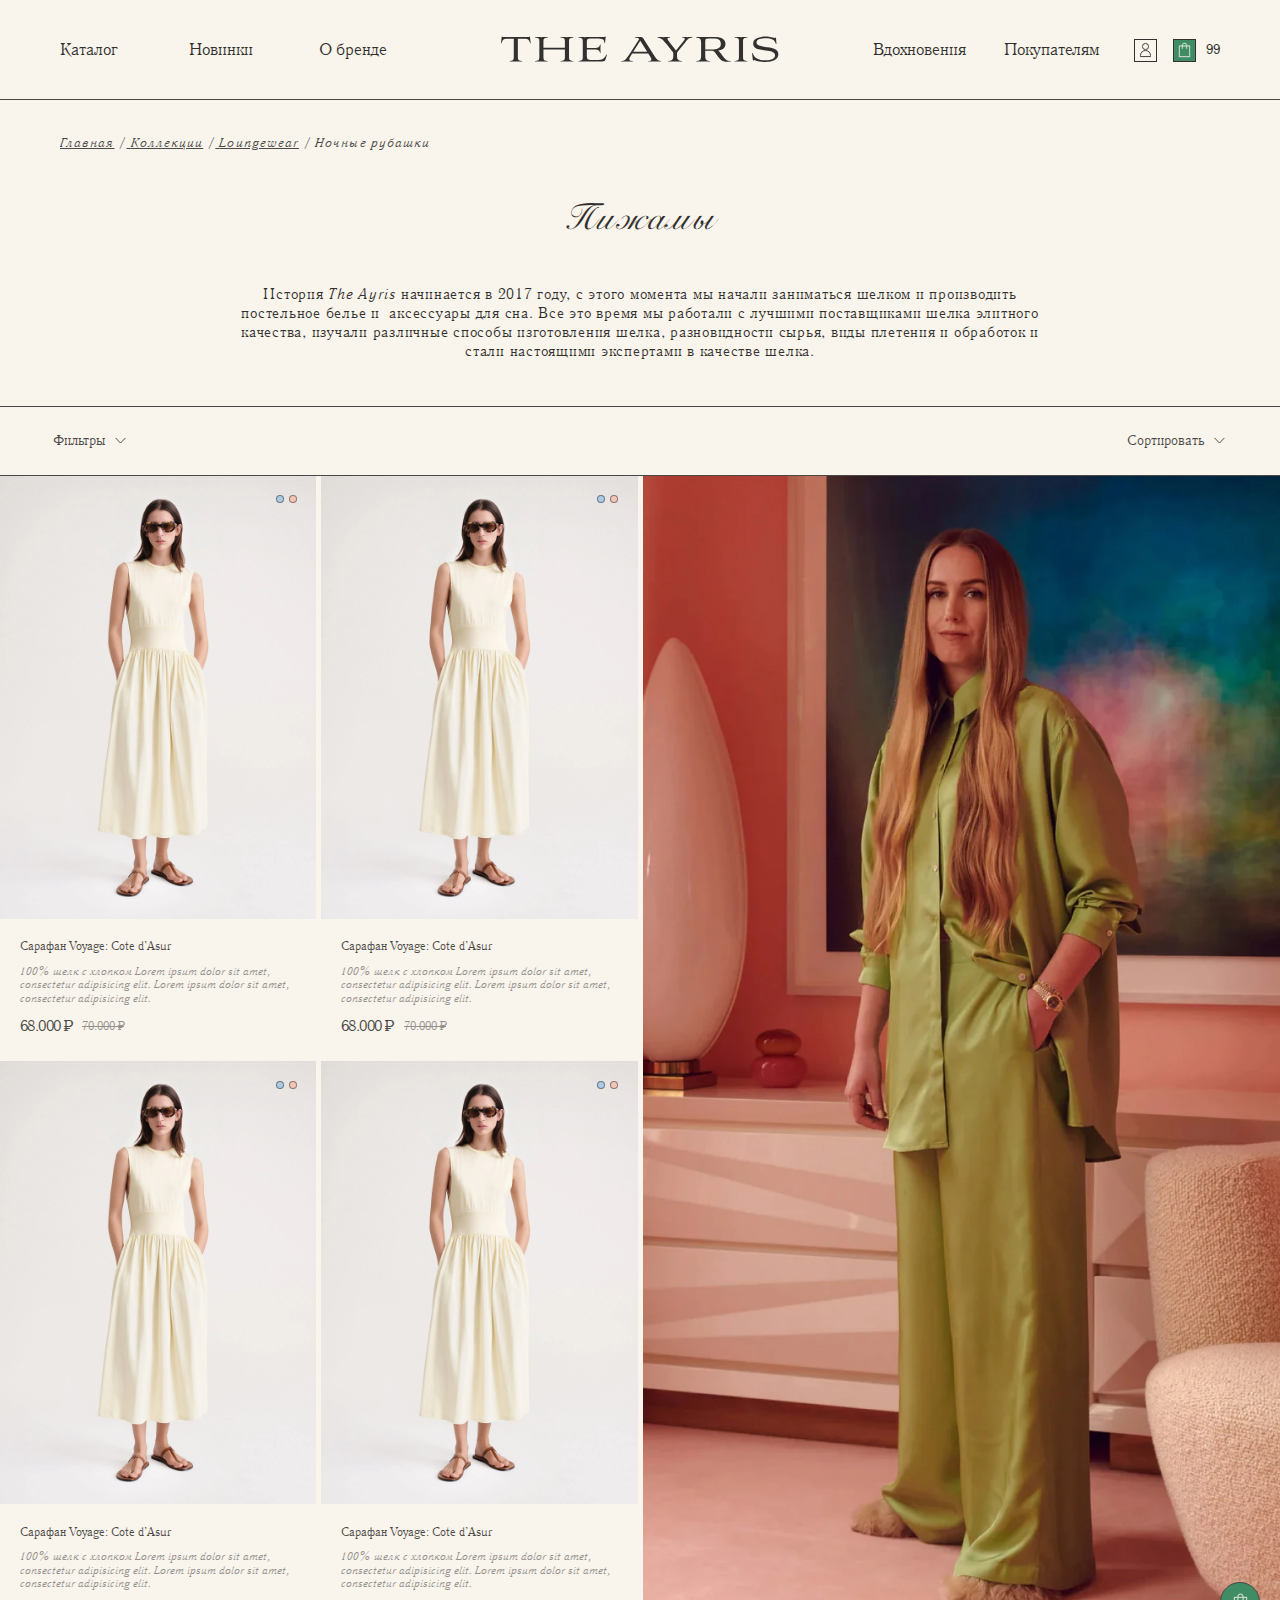
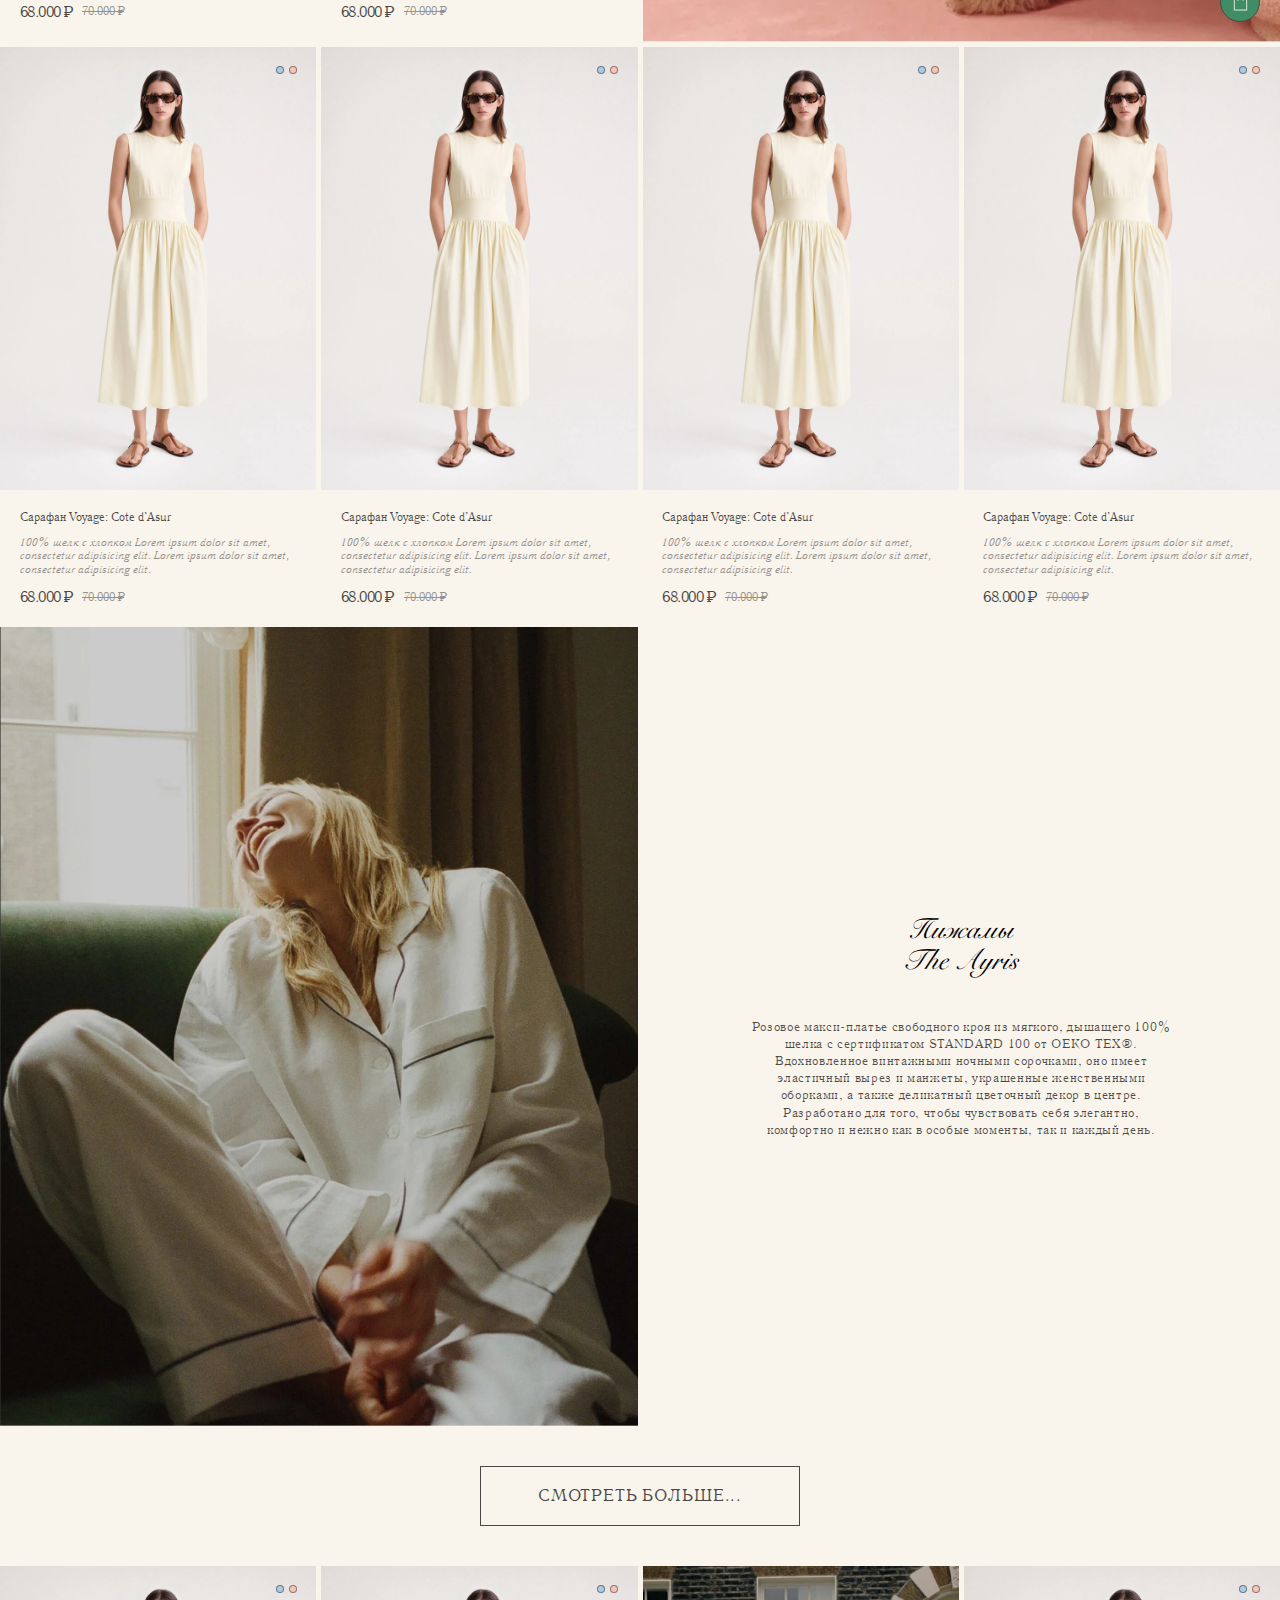
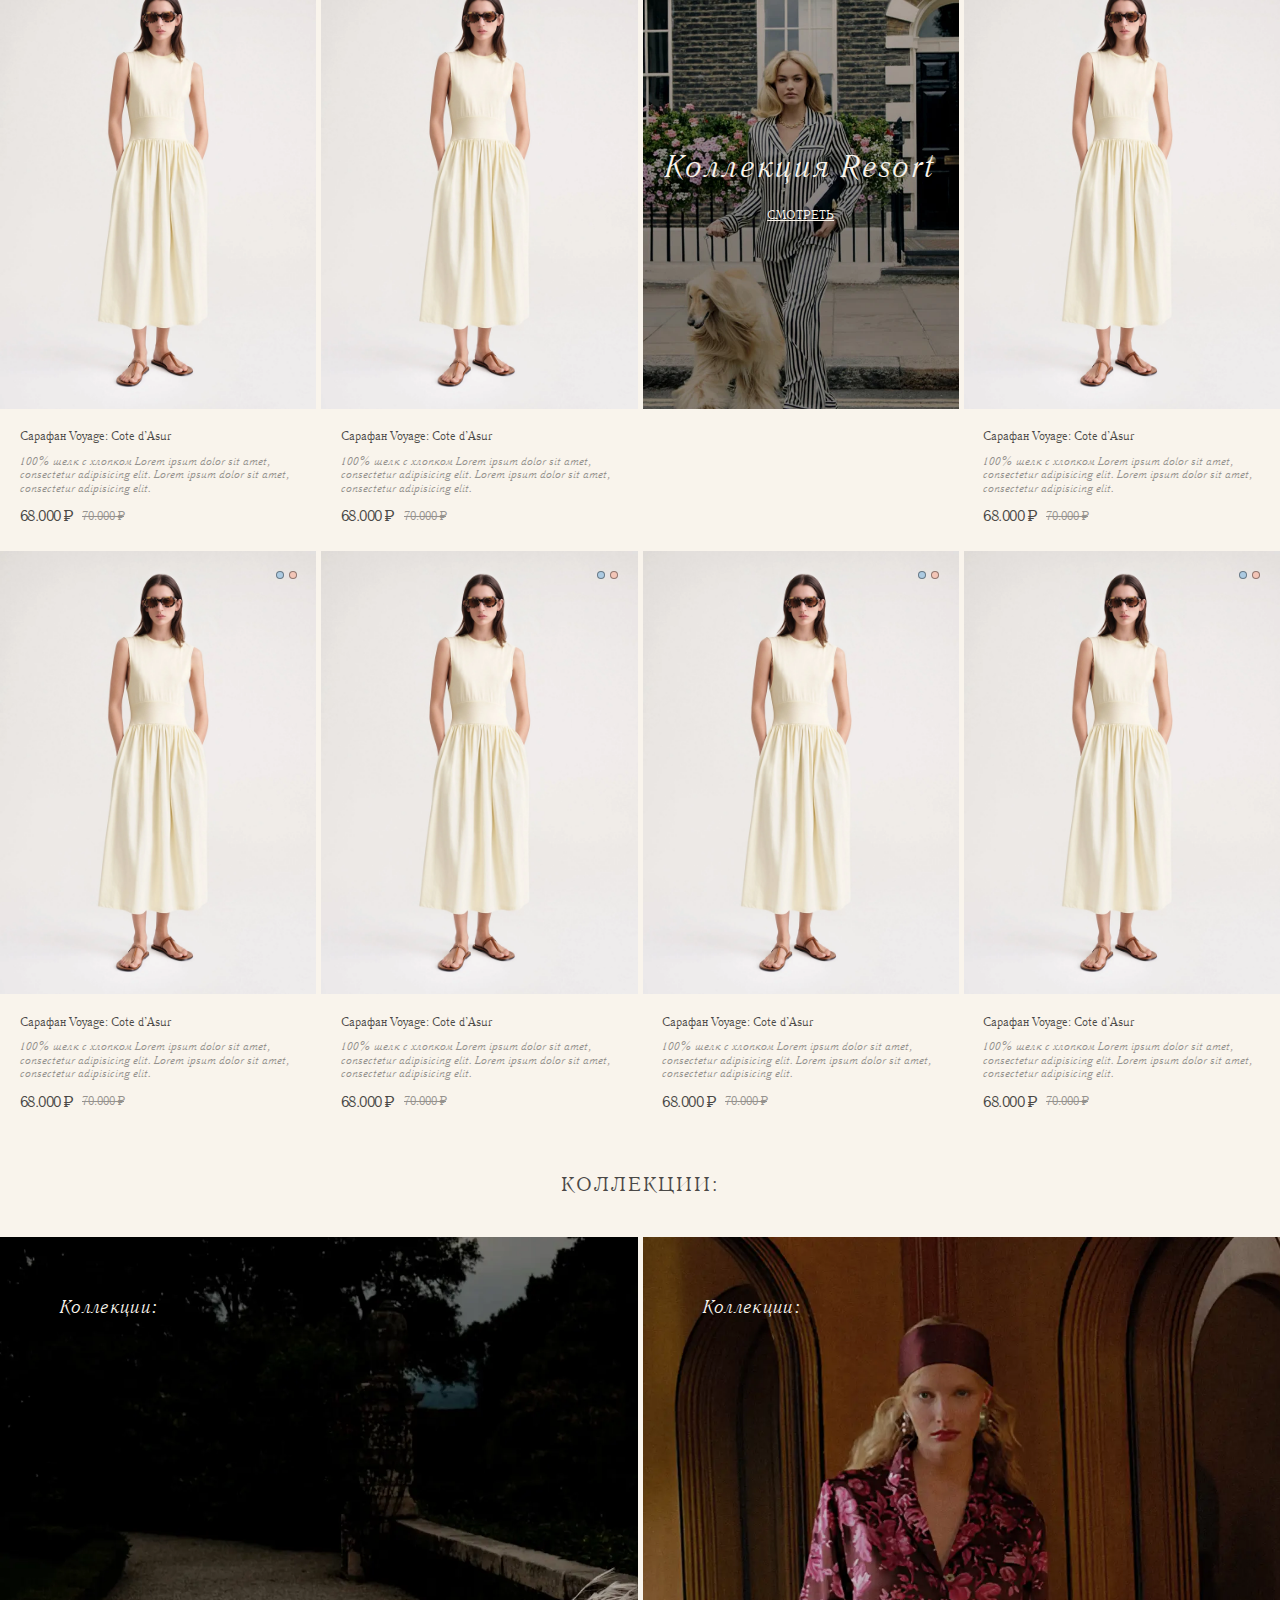
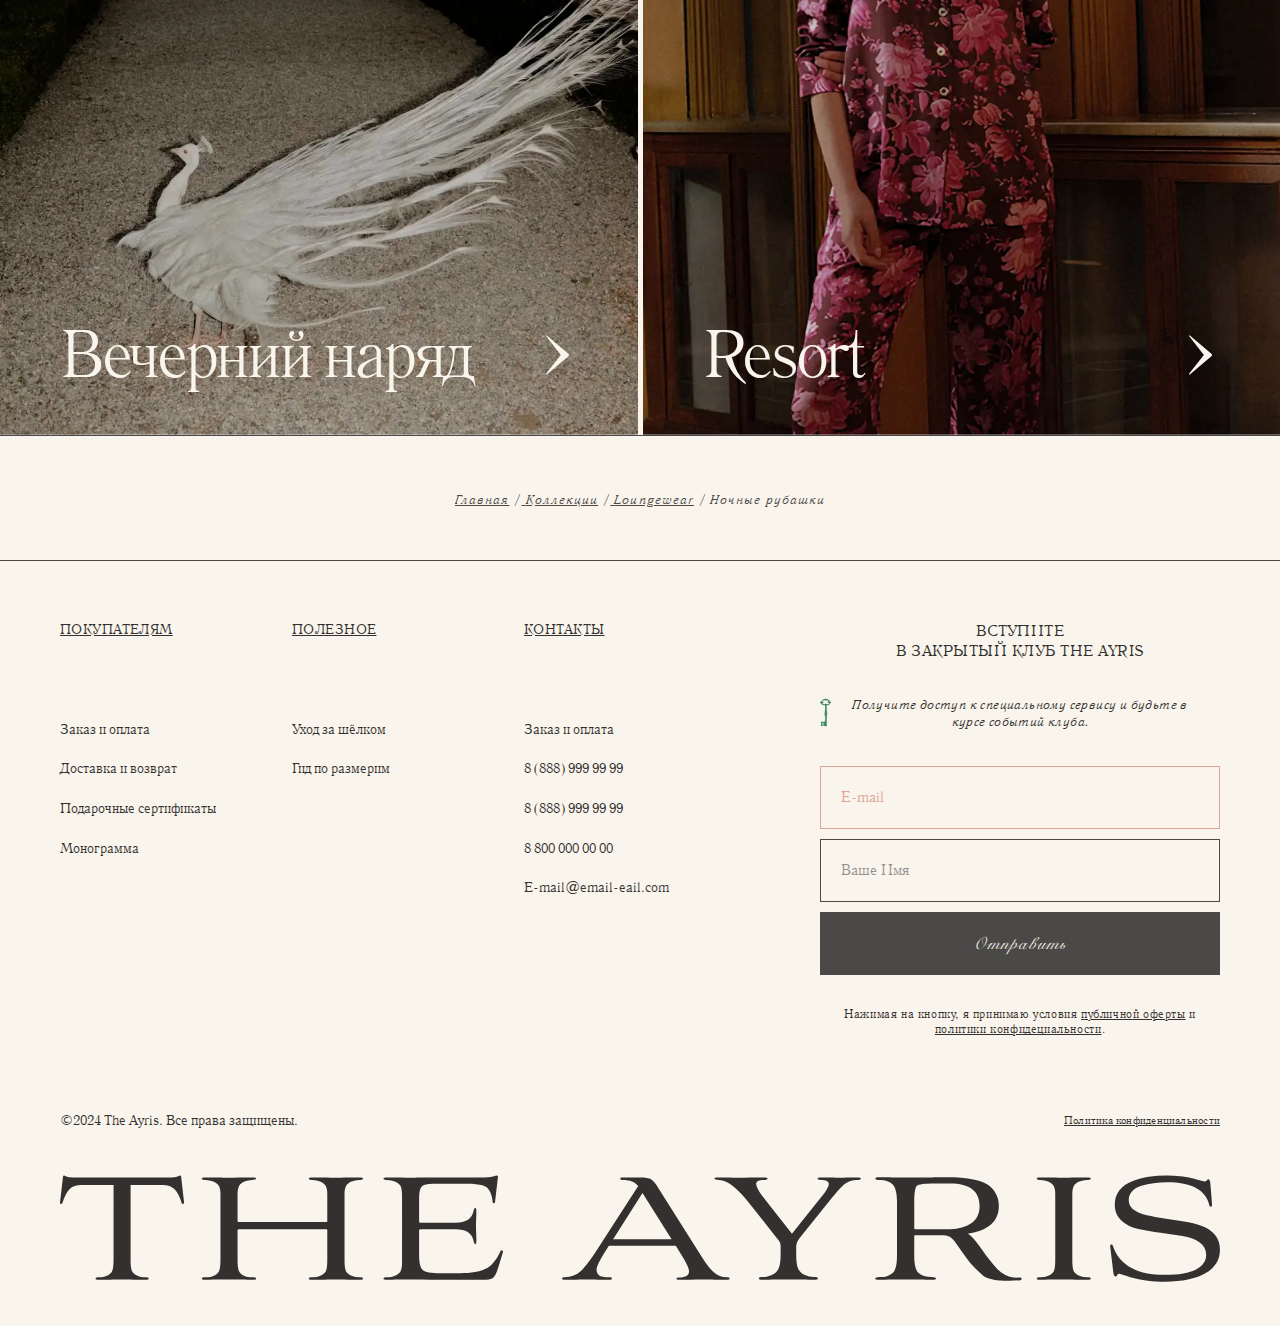
<file: category-catalog.html>
<!DOCTYPE html>
<html lang="en">
<head>
  <meta charset="UTF-8">
  <meta name="viewport"
        content="width=device-width, user-scalable=no, initial-scale=1.0, maximum-scale=1.0, minimum-scale=1.0">
  <meta http-equiv="X-UA-Compatible" content="ie=edge">
  <link rel="stylesheet" href="./styles/libs/swiper-bundle.min.css">
  <link rel="stylesheet" href="./styles/styles.css">
  <title>Категория</title>
</head>
<body>
<header class="header" id="headerMain">
  <!--  Header burger menu  -->
  <button class="header-burger-button" id="hamburgerButton" type="button">
    <svg width="23" height="17" viewBox="0 0 23 17" fill="none" xmlns="http://www.w3.org/2000/svg">
      <line y1="0.5" x2="23" y2="0.5" stroke="#F9F4EC"/>
      <line y1="8.5" x2="23" y2="8.5" stroke="#F9F4EC"/>
      <line y1="16.5" x2="23" y2="16.5" stroke="#F9F4EC"/>
    </svg>
  </button>
  <!--  Header burger menu  -->

  <!--  Header logo  -->
  <a class="header__logo-wrapper" href="/">
    <svg class="header__logo" width="312" height="29" viewBox="0 0 312 29" fill="none" xmlns="http://www.w3.org/2000/svg">
      <title>THE AYRIS</title>
      <path d="M14.394 22.7071V2.51846H5.7972C4.38203 2.51846 3.2958 2.89654 2.5385 3.65268C1.78121 4.40882 1.17248 5.5939 0.712317 7.20793C0.613463 7.50276 0.46605 7.6519 0.268344 7.6519C0.0376857 7.6519 -0.043825 7.45766 0.0220773 7.05878L0.762611 0.494572C0.793828 0.173732 0.910024 0.000305176 1.10773 0.000305176C1.20658 0.0267551 1.30076 0.0682874 1.38695 0.123438C1.61396 0.234894 1.85399 0.31762 2.10147 0.369705C2.50651 0.461062 2.92113 0.50299 3.33627 0.494572H29.9833C30.3979 0.50285 30.8119 0.460923 31.2164 0.369705C31.4649 0.317396 31.7061 0.234685 31.9344 0.123438C32.0177 0.0687787 32.109 0.0272497 32.2049 0.000305176C32.4362 0.000305176 32.568 0.165061 32.6003 0.494572L33.3409 7.05878C33.4068 7.4542 33.3079 7.6519 33.0443 7.6519C32.8137 7.6519 32.6819 7.50276 32.6506 7.20793C32.1882 5.58928 31.5789 4.40419 30.8227 3.65268C30.0666 2.90116 28.9838 2.52309 27.5744 2.51846H18.9759V22.7071C18.9759 24.1882 19.1077 25.1917 19.3713 25.7178C19.7089 26.2823 20.2326 26.7116 20.8524 26.9318C21.4768 27.1983 22.1471 27.3409 22.826 27.3515C23.5197 27.3515 23.8666 27.4833 23.8666 27.7469C23.8666 27.9446 23.5706 28.0434 22.9786 28.0434C22.3196 28.0434 21.2993 28.0267 19.9176 27.9932C18.536 27.9596 17.4665 27.9434 16.7092 27.9446C15.9196 27.9446 14.8339 27.9608 13.4523 27.9932C12.0706 28.0255 11.0665 28.0423 10.4398 28.0434C9.84903 28.0434 9.55305 27.9446 9.55189 27.7469C9.55189 27.4833 9.89875 27.3515 10.5925 27.3515C11.2713 27.3409 11.9416 27.1983 12.5661 26.9318C13.2598 26.6531 13.7373 26.2485 13.9986 25.7178C14.2599 25.1871 14.3917 24.1835 14.394 22.7071Z" fill="black"/>
      <path d="M43.1537 22.707V5.08513C43.1537 4.0966 43.0225 3.3393 42.76 2.81324C42.4641 2.28833 41.9536 1.88367 41.2287 1.59925C40.5856 1.33598 39.8995 1.1937 39.2048 1.17955C38.481 1.17955 38.1191 1.04775 38.1191 0.784141C38.1191 0.588747 38.4319 0.490472 39.0574 0.489316C39.7141 0.489316 40.7506 0.505502 42.1669 0.537875C43.5832 0.570248 44.6695 0.587013 45.4256 0.588169C46.2141 0.588169 47.3079 0.571404 48.7069 0.537875C50.1058 0.504346 51.1343 0.488159 51.7921 0.489316C52.4165 0.489316 52.7304 0.588169 52.7304 0.784141C52.7304 1.04775 52.3685 1.17955 51.6447 1.17955C50.9577 1.19237 50.2793 1.33476 49.6451 1.59925C48.9375 1.87789 48.4357 2.28255 48.1398 2.81324C47.8761 3.34045 47.7443 4.09775 47.7443 5.08513V12.1401C47.7443 12.3708 47.8432 12.487 48.0409 12.487H71.6356C71.6691 12.492 71.7033 12.489 71.7355 12.4784C71.7676 12.4678 71.7968 12.4498 71.8208 12.4258C71.8447 12.4019 71.8627 12.3727 71.8733 12.3405C71.8839 12.3084 71.8869 12.2742 71.8819 12.2407V5.08513C71.8819 4.0966 71.7507 3.3393 71.4882 2.81324C71.1922 2.28833 70.6905 1.88367 69.9829 1.59925C69.3482 1.33686 68.6699 1.19625 67.9833 1.18476C67.2583 1.18476 66.8976 1.05295 66.8976 0.789344C66.8976 0.59395 67.2104 0.495675 67.8358 0.494518C68.4937 0.494518 69.5216 0.510705 70.9194 0.543078C72.3172 0.575451 73.3953 0.592216 74.1538 0.593372C74.9423 0.593372 76.0447 0.576607 77.461 0.543078C78.8774 0.509549 79.9139 0.493362 80.5706 0.494518C81.1949 0.494518 81.5088 0.593372 81.5088 0.789344C81.5088 1.05295 81.1464 1.18476 80.4214 1.18476C79.735 1.19775 79.0572 1.34014 78.4236 1.60445C77.7148 1.88309 77.213 2.28775 76.9182 2.81844C76.6546 3.34566 76.5228 4.10296 76.5228 5.09033V22.707C76.5228 24.254 76.6546 25.2576 76.9182 25.7177C77.213 26.245 77.7148 26.6496 78.4236 26.9317C79.057 27.1968 79.7349 27.3393 80.4214 27.3514C81.1464 27.3514 81.5088 27.4832 81.5088 27.7468C81.5088 27.9445 81.1949 28.0434 80.5706 28.0434C79.9116 28.0434 78.8832 28.0266 77.4853 27.9931C76.0875 27.9596 75.0099 27.9434 74.2526 27.9445C73.4618 27.9445 72.3675 27.9607 70.9697 27.9931C69.5719 28.0255 68.5272 28.0422 67.8358 28.0434C67.2104 28.0434 66.8976 27.9445 66.8976 27.7468C66.8976 27.4832 67.2583 27.3514 67.9833 27.3514C68.6703 27.3391 69.3488 27.1967 69.9829 26.9317C70.6893 26.6531 71.1911 26.2484 71.4882 25.7177C71.7507 25.2553 71.8819 24.2517 71.8819 22.707V14.8092C71.8819 14.5785 71.8004 14.4623 71.6356 14.4623H48.0912C48.0441 14.4557 47.9961 14.4601 47.951 14.4751C47.9059 14.4902 47.8649 14.5156 47.8312 14.5492C47.7976 14.5829 47.7722 14.6239 47.7572 14.669C47.7421 14.7141 47.7377 14.7621 47.7443 14.8092V22.707C47.7443 24.1881 47.8761 25.1917 48.1398 25.7177C48.7641 26.8034 49.9324 27.3462 51.6447 27.3462C52.3673 27.3462 52.7292 27.478 52.7304 27.7416C52.7304 27.9393 52.4165 28.0382 51.7921 28.0382C51.1331 28.0382 50.1047 28.0214 48.7069 27.9879C47.309 27.9544 46.2315 27.9382 45.4742 27.9393C44.6857 27.9393 43.5832 27.9555 42.1669 27.9879C40.7506 28.0203 39.7141 28.037 39.0574 28.0382C38.4307 28.0382 38.118 27.9393 38.1191 27.7416C38.1191 27.478 38.481 27.3462 39.2048 27.3462C40.9495 27.3462 42.1346 26.8034 42.76 25.7177C43.0225 25.0934 43.1537 24.0898 43.1537 22.707Z" fill="black"/>
      <path d="M113.365 28.0382H101.665C100.217 28.0382 98.7441 28.0215 97.248 27.988C95.7519 27.9544 94.7726 27.9382 94.3102 27.9394C93.554 27.9394 92.4846 27.9556 91.1018 27.988C89.719 28.0203 88.6992 28.0371 88.0425 28.0382C87.3488 28.0382 87.002 27.9394 87.002 27.7417C87.002 27.4781 87.3297 27.3463 87.9887 27.3463C88.7026 27.3374 89.4084 27.195 90.0699 26.9266C90.7925 26.6479 91.3024 26.2433 91.5995 25.7126C91.8631 25.1877 91.9949 24.431 91.9949 23.4424V5.82572C91.9949 4.31112 91.8631 3.30698 91.5995 2.81329C91.3035 2.28839 90.7936 1.88372 90.0699 1.5993C89.4081 1.33181 88.7025 1.1895 87.9887 1.17961C87.3297 1.17961 87.002 1.0478 87.002 0.784195C87.002 0.588801 87.3488 0.490525 88.0425 0.489369C88.6669 0.489369 89.6536 0.505556 91.0029 0.537929C92.3522 0.570302 93.3893 0.587067 94.1142 0.588223C94.7721 0.588223 95.7675 0.571458 97.1006 0.537929C98.4337 0.5044 99.4291 0.488213 100.087 0.489369H114.114C114.717 0.498235 115.32 0.456466 115.916 0.364502C116.269 0.314411 116.618 0.231977 116.956 0.118236C117.1 0.0560299 117.253 0.016258 117.409 0.000305176C117.737 0.000305176 117.853 0.215355 117.756 0.641985L117.015 7.05878C117.022 7.12709 117.01 7.19595 116.979 7.25735C116.948 7.31876 116.901 7.37018 116.842 7.40564C116.795 7.43862 116.739 7.45632 116.681 7.45632C116.624 7.45632 116.568 7.43862 116.521 7.40564C116.465 7.35778 116.422 7.29665 116.396 7.22785C116.37 7.15906 116.362 7.08482 116.372 7.01196C116.306 6.22389 116.123 5.45004 115.829 4.71579C115.621 4.1912 115.311 3.71312 114.917 3.30929C114.57 2.98094 114.035 2.73409 113.311 2.56876C112.663 2.41453 112.003 2.31475 111.339 2.27046C110.746 2.23925 109.873 2.22306 108.722 2.22191H100.283C98.7684 2.22191 97.7729 2.45314 97.2966 2.91561C96.8202 3.37808 96.5821 4.4146 96.5821 6.02516V12.2911C96.5821 12.5547 96.6965 12.6865 96.9289 12.6865H106.407C109.139 12.6865 110.735 11.6829 111.195 9.6758C111.358 9.01678 111.522 8.68726 111.688 8.68726C111.885 8.68726 111.984 9.01678 111.984 9.6758C111.984 10.0383 111.967 10.6869 111.936 11.6251C111.904 12.5634 111.885 13.2137 111.885 13.5744C111.885 13.9352 111.901 14.5786 111.936 15.4995C111.97 16.4204 111.984 17.0794 111.984 17.4748C111.984 18.1338 111.885 18.4616 111.688 18.4616C111.514 18.4616 111.358 18.1338 111.195 17.4748C110.767 15.4677 109.171 14.4635 106.407 14.4624H96.9272C96.88 14.4554 96.8318 14.4595 96.7866 14.4744C96.7413 14.4894 96.7001 14.5147 96.6664 14.5485C96.6327 14.5822 96.6073 14.6233 96.5924 14.6686C96.5774 14.7139 96.5733 14.7621 96.5803 14.8092V21.3318C96.5803 23.4696 96.9012 24.827 97.5428 25.4039C98.1845 25.9808 99.7887 26.2699 102.355 26.271H107.636C110.631 26.271 112.91 25.8762 114.473 25.0865C116.036 24.2968 117.361 22.736 118.448 20.404C118.611 20.0415 118.808 19.9774 119.039 20.2063C119.171 20.2722 119.213 20.3797 119.138 20.5531L117.855 24.7986C117.392 26.2797 116.923 27.1931 116.448 27.5388C115.973 27.8845 114.945 28.051 113.365 28.0382Z" fill="black"/>
      <path d="M167.489 21.8832L165.622 18.9037H147.636L146.861 20.1177C145.164 22.7931 144.315 24.5274 144.315 25.3205C144.302 25.6005 144.353 25.8798 144.464 26.1371C144.575 26.3944 144.744 26.6228 144.957 26.8051C145.384 27.167 146.288 27.3479 147.671 27.3479C148.191 27.3479 148.46 27.4641 148.46 27.6948C148.46 27.9254 148.214 28.0416 147.72 28.0416C147.026 28.0416 146.022 28.0248 144.709 27.9913C143.395 27.9578 142.409 27.9416 141.749 27.9428C141.089 27.9428 140.094 27.9589 138.762 27.9913C137.43 28.0237 136.435 28.0405 135.776 28.0416C135.282 28.0416 135.035 27.926 135.035 27.6948C135.035 27.4658 135.281 27.3479 135.776 27.3479C137.486 27.3479 138.925 26.797 140.094 25.6951C141.263 24.5933 142.801 22.5445 144.709 19.5489L155.52 2.81665C154.697 1.731 153.315 1.1876 151.374 1.18644C150.912 1.18644 150.68 1.05464 150.68 0.791026C150.68 0.595054 150.893 0.496201 151.322 0.496201H155.954C157.413 0.496201 158.426 0.669628 158.992 1.01648C159.559 1.36334 160.297 2.29637 161.207 3.81559L172.808 22.178C173.893 23.9031 174.93 25.1974 175.917 26.0611C176.85 26.9038 178.066 27.3655 179.323 27.3548C179.849 27.3548 180.112 27.4866 180.112 27.7502C180.112 27.948 179.849 28.0468 179.323 28.0468C178.629 28.0468 177.601 28.03 176.238 27.9965C174.875 27.963 173.831 27.9468 173.108 27.948C172.386 27.948 171.294 27.9641 169.83 27.9965C168.366 28.0289 167.273 28.0457 166.55 28.0468C166.056 28.0468 165.81 27.948 165.81 27.7502C165.81 27.519 166.057 27.4034 166.55 27.4034C168.313 27.4034 169.195 26.8438 169.195 25.7246C169.195 25.0644 168.626 23.784 167.489 21.8832ZM156.672 4.66885L148.765 17.1278H164.5L156.672 4.66885Z" fill="black"/>
      <path d="M193.829 21.226V19.2021C193.849 18.7998 193.79 18.3973 193.656 18.0176C193.431 17.5925 193.157 17.195 192.841 16.8331L185.931 8.09587C184.088 5.76039 182.492 4.04057 181.143 2.93642C179.794 1.83226 178.494 1.24839 177.243 1.1848C176.421 1.1189 176.008 0.987097 176.008 0.789391C176.008 0.591684 176.337 0.494565 176.996 0.494565C177.818 0.494565 178.739 0.510751 179.759 0.543124C180.779 0.575497 181.766 0.592262 182.721 0.593418C183.741 0.593418 184.965 0.576653 186.393 0.543124C187.821 0.509595 188.78 0.493408 189.272 0.494565C189.965 0.494565 190.312 0.59284 190.312 0.789391C190.312 1.053 189.965 1.1848 189.272 1.1848C187.929 1.1848 187.257 1.53166 187.256 2.22537C187.256 3.01851 187.961 4.30533 189.37 6.08585L196.873 15.6608L204.817 5.70778C206.131 4.10185 206.788 2.95492 206.788 2.26699C206.788 1.54553 206.065 1.1848 204.62 1.1848C204.059 1.1848 203.779 1.053 203.78 0.789391C203.78 0.593996 204.043 0.495721 204.569 0.494565C205.457 0.494565 206.386 0.510751 207.356 0.543124C208.327 0.575497 209.108 0.592262 209.701 0.593418C210.326 0.593418 211.098 0.576653 212.02 0.543124C212.941 0.509595 213.715 0.493408 214.34 0.494565C215.063 0.494565 215.425 0.59284 215.426 0.789391C215.426 1.053 215.064 1.1848 214.34 1.1848C213.057 1.21718 211.996 1.55305 211.156 2.19241C210.317 2.83178 208.929 4.3643 206.994 6.78996L198.886 16.8591C198.308 17.6523 198.019 18.4275 198.019 19.1848V21.2122C198.019 23.0933 198.216 24.4292 198.611 25.22C199.005 25.9076 199.614 26.4463 200.345 26.7531C201.07 27.1006 201.861 27.2864 202.665 27.2977C203.455 27.2977 203.85 27.4289 203.85 27.6914C203.85 27.9226 203.521 28.0382 202.863 28.0382C202.072 28.0382 200.912 28.0215 199.382 27.9879C197.853 27.9544 196.726 27.9382 196.002 27.9394C195.244 27.9394 194.108 27.9556 192.596 27.9879C191.084 28.0203 189.866 28.0371 188.942 28.0382C188.285 28.0382 187.956 27.9226 187.955 27.6914C187.955 27.4301 188.334 27.2989 189.091 27.2977C189.911 27.2912 190.719 27.1059 191.46 26.7549C192.191 26.4487 192.8 25.9105 193.194 25.2235C193.619 24.4674 193.83 23.1349 193.829 21.226Z" fill="black"/>
      <path d="M225.133 7.20784C225.133 4.77062 224.746 3.16584 223.973 2.39351C223.199 1.62118 222.072 1.21652 220.591 1.17952C219.737 1.17952 219.309 1.06391 219.308 0.832669C219.308 0.56906 219.655 0.437256 220.348 0.437256C221.302 0.437256 222.511 0.45402 223.976 0.48755C225.441 0.521079 226.733 0.537265 227.851 0.536109C228.936 0.536109 230.786 0.519923 233.4 0.48755C236.014 0.455177 237.749 0.438412 238.603 0.437256C240.018 0.437256 241.269 0.4783 242.354 0.560389C243.584 0.665505 244.805 0.855572 246.008 1.12923C247.185 1.36071 248.318 1.77688 249.364 2.3623C250.292 2.92921 251.064 3.71837 251.61 4.65847C252.236 5.72725 252.553 6.94927 252.524 8.18771C252.524 12.3014 249.743 14.7872 244.181 15.6451C244.939 16.0382 246.008 17.1897 247.389 19.0997C249.89 22.7209 251.815 25.0408 253.166 26.0594C254.516 27.0779 256.178 27.5404 258.15 27.4468C258.23 27.4408 258.311 27.4507 258.387 27.476C258.463 27.5013 258.534 27.5415 258.594 27.5942C258.64 27.6325 258.671 27.6865 258.68 27.7459C258.69 27.8054 258.677 27.8661 258.644 27.9168C258.599 27.9808 258.54 28.0339 258.472 28.0723C258.403 28.1107 258.327 28.1334 258.249 28.1387C257.262 28.237 256.324 28.2862 255.436 28.2862C254.119 28.2862 253.165 28.27 252.573 28.2376C251.829 28.1766 251.093 28.0442 250.375 27.8422C249.64 27.6742 248.944 27.3637 248.327 26.9282C247.616 26.3532 246.94 25.7352 246.303 25.0778C245.398 24.1639 244.565 23.1817 243.811 22.1399C243.002 21.0381 241.94 19.5495 240.627 17.6742C239.839 16.6197 238.901 16.0763 237.814 16.044H230.064C229.866 16.044 229.767 16.1601 229.767 16.3908V21.5728C229.767 23.9742 230.162 25.5292 230.952 26.238C231.741 26.9467 232.893 27.3005 234.408 27.2994C235.23 27.3653 235.641 27.4965 235.641 27.693C235.641 27.9243 235.312 28.0399 234.654 28.0399C233.7 28.0399 232.458 28.0231 230.927 27.9896C229.397 27.9561 228.27 27.9399 227.547 27.941C226.79 27.941 225.622 27.9572 224.042 27.9896C222.463 28.022 221.196 28.0387 220.241 28.0399C219.582 28.0399 219.254 27.9237 219.254 27.693C219.254 27.4976 219.665 27.3664 220.487 27.2994C221.092 27.3154 221.698 27.2572 222.289 27.1259C222.795 26.9804 223.272 26.7454 223.695 26.4322C224.19 26.0854 224.552 25.5113 224.783 24.698C225.013 23.8846 225.13 22.8475 225.13 21.5641L225.133 7.20784ZM230.069 14.4137H239.399C241.736 14.4137 243.644 13.8935 245.122 12.8529C246.601 11.8123 247.342 10.2578 247.344 8.18944C247.344 4.14281 244.695 2.1195 239.397 2.1195H235.152C232.517 2.1195 230.962 2.33339 230.487 2.76118C230.012 3.18896 229.773 4.65327 229.771 7.15408V14.1172C229.765 14.1576 229.768 14.1989 229.781 14.2377C229.794 14.2765 229.816 14.3117 229.845 14.3405C229.874 14.3693 229.909 14.391 229.948 14.4037C229.987 14.4164 230.028 14.4198 230.069 14.4137Z" fill="black"/>
      <path d="M267.697 22.707V5.08513C267.697 4.0966 267.565 3.3393 267.302 2.81324C267.004 2.28833 266.503 1.88367 265.796 1.59925C265.162 1.33476 264.484 1.19237 263.797 1.17955C263.074 1.17955 262.712 1.04775 262.711 0.784141C262.711 0.588747 263.007 0.490472 263.601 0.489316C264.257 0.489316 265.294 0.505502 266.71 0.537875C268.126 0.570248 269.212 0.587013 269.967 0.588169C270.723 0.588169 271.809 0.571404 273.226 0.537875C274.642 0.504346 275.679 0.488159 276.335 0.489316C276.96 0.489316 277.274 0.588169 277.274 0.784141C277.274 1.04775 276.911 1.17955 276.186 1.17955C275.499 1.19398 274.82 1.33814 274.187 1.60445C273.478 1.88309 272.976 2.28775 272.681 2.81844C272.418 3.34566 272.286 4.10296 272.286 5.09033V22.707C272.286 24.1881 272.418 25.1917 272.681 25.7177C272.976 26.245 273.478 26.6496 274.187 26.9317C274.82 27.1968 275.498 27.3393 276.184 27.3514C276.909 27.3514 277.272 27.4832 277.272 27.7468C277.272 27.9445 276.958 28.0434 276.334 28.0434C275.675 28.0434 274.646 28.0266 273.248 27.9931C271.851 27.9596 270.776 27.9416 270.024 27.9393C269.266 27.9393 268.18 27.9555 266.766 27.9879C265.352 28.0203 264.299 28.037 263.608 28.0382C263.014 28.0382 262.718 27.9393 262.718 27.7416C262.718 27.478 263.08 27.3462 263.804 27.3462C264.491 27.3342 265.169 27.1918 265.803 26.9265C266.511 26.6479 267.013 26.2432 267.308 25.7125C267.567 25.1911 267.697 24.1893 267.697 22.707Z" fill="black"/>
      <path d="M309.476 2.7647L309.872 7.84785C309.878 7.92821 309.868 8.009 309.843 8.08553C309.818 8.16205 309.777 8.23277 309.724 8.29356C309.681 8.34116 309.623 8.37212 309.56 8.381C309.496 8.38989 309.432 8.37611 309.377 8.34211C309.303 8.29421 309.241 8.22863 309.198 8.15119C309.155 8.07375 309.131 7.98683 309.129 7.89814C308.142 3.85151 304.358 1.8282 297.777 1.8282C296.558 1.82225 295.341 1.89582 294.131 2.04845C293.027 2.19364 291.937 2.43327 290.873 2.7647C289.82 3.09421 288.989 3.57981 288.381 4.22149C288.081 4.53241 287.846 4.89951 287.689 5.30164C287.533 5.70376 287.457 6.13296 287.467 6.56449C287.458 7.08253 287.577 7.59468 287.814 8.05546C288.051 8.51624 288.398 8.91138 288.825 9.20578C289.73 9.88099 290.898 10.3747 292.33 10.6868C293.761 10.999 295.344 11.2881 297.08 11.554L302.338 12.3656C303.972 12.6081 305.579 13.0035 307.139 13.5467C308.502 14.012 309.713 14.84 310.642 15.9417C311.547 17.0285 312 18.3621 312 19.9426C312 22.6747 310.691 24.7888 308.075 26.2849C305.459 27.781 301.863 28.5296 297.29 28.5307C296.402 28.5307 295.579 28.5146 294.822 28.4822C294.064 28.4498 293.333 28.3839 292.626 28.2845C291.917 28.1856 291.343 28.1024 290.892 28.0382C290.441 27.974 289.896 27.8648 289.239 27.6914C288.582 27.5179 288.127 27.4121 287.881 27.3445C287.635 27.2769 287.174 27.1312 286.494 26.9005C285.814 26.6699 285.399 26.5381 285.235 26.5051C284.808 26.375 284.52 26.4479 284.368 26.7271C284.215 27.0063 284.097 27.1468 283.998 27.1468C283.603 27.1468 283.371 26.7358 283.304 25.9137L282.467 19.0027C282.467 18.7061 282.597 18.5587 282.86 18.5587C283.034 18.5587 283.157 18.7321 283.256 19.0512C285.072 24.1558 289.748 26.708 297.284 26.708C301.003 26.708 303.767 26.2247 305.578 25.2582C307.388 24.2916 308.293 22.9713 308.292 21.2971C308.292 19.8877 307.682 18.7645 306.464 17.9274C305.245 17.0903 303.731 16.5377 301.92 16.2695L295.998 15.3885C293.861 15.0717 291.888 14.7248 290.079 14.3479C288.269 13.971 286.755 13.231 285.536 12.128C284.319 11.025 283.71 9.58501 283.71 7.80796C283.71 6.29568 284.13 5.00422 284.969 3.9336C285.809 2.86298 286.955 2.05365 288.408 1.50562C289.842 0.966927 291.329 0.578679 292.843 0.347132C294.46 0.109477 296.094 -0.00646602 297.728 0.000278059C298.916 -0.00322511 300.103 0.06279 301.284 0.197985C302.402 0.329789 303.265 0.461594 303.875 0.593398C304.484 0.725203 305.183 0.89863 305.973 1.11368C306.763 1.32873 307.289 1.46863 307.551 1.53337C307.947 1.6328 308.243 1.5669 308.441 1.33567C308.639 1.10674 308.802 0.988812 308.933 0.988812C309.231 0.987655 309.412 1.57962 309.476 2.7647Z" fill="black"/>
    </svg>
  </a>
  <!--  Header logo  -->

  <!--  Mobile user menu  -->
  <div class="header-menu__item_user_mobile">
    <a class="header-menu__item_user-link" href="/">
      <svg class="header-menu__item_user-link-icon" width="23" height="23" viewBox="0 0 23 23" fill="none" xmlns="http://www.w3.org/2000/svg">
        <circle cx="11.5" cy="7.5" r="3.05" stroke="#F9F4EC" stroke-width="0.9"/>
        <path d="M6.45 16.5C6.45 13.711 8.71096 11.45 11.5 11.45C14.289 11.45 16.55 13.711 16.55 16.5V17.55H6.45V16.5Z" stroke="#F9F4EC" stroke-width="0.9"/>
        <rect x="0.5" y="0.5" width="22" height="22" stroke="#F9F4EC"/>
      </svg>
    </a>
    <button type="button" data-sidebar-open-button="cartSidebar" class="header-menu__item_user-link active">
      <svg class="header-menu__item_user-link-icon" width="23" height="23" viewBox="0 0 23 23" fill="none" xmlns="http://www.w3.org/2000/svg">
        <rect x="0.5" y="0.5" width="22" height="22" stroke="#F9F4EC"/>
        <path d="M16.7801 6.70964H13.92V6.4839C13.92 5.11423 12.8343 4 11.5 4C10.1657 4 9.07998 5.11423 9.07998 6.4839V6.70964H6.21993C6.09852 6.70964 6 6.81077 6 6.93538V17.7743C6 17.899 6.09852 18 6.21993 18H16.7801C16.9015 18 17 17.8989 17 17.7743V6.93538C17 6.81077 16.9015 6.70964 16.7801 6.70964ZM9.51999 6.4839C9.51999 5.3633 10.4082 4.45163 11.5 4.45163C12.5918 4.45163 13.48 5.3633 13.48 6.4839V6.70964H9.51999V6.4839ZM16.56 17.5485H6.44002V7.16127H9.07998V9.64518C9.07998 9.76995 9.1785 9.87092 9.29991 9.87092C9.42132 9.87092 9.51984 9.76979 9.51984 9.64518V7.16127H13.4799V9.64518C13.4799 9.76995 13.5784 9.87092 13.6998 9.87092C13.8212 9.87092 13.9197 9.76979 13.9197 9.64518V7.16127H16.5597V17.5485H16.56Z" fill="#F9F4EC" stroke="#F9F4EC" stroke-width="0.3"/>
      </svg>
      <span class="header-menu__item_user-link-count">99</span>
    </button>
  </div>
  <!--  Mobile user menu  -->

  <div class="header-menu-wrapper" id="headerMenu">
    <nav class="header-menu">

      <div class="header-menu__mobile-header">
        <div class="header-menu__mobile-header-title">Меню</div>
        <button type="button" class="header-menu__mobile-button" id="closeMenuButton">
          <svg width="17" height="13" viewBox="0 0 17 13" fill="none" xmlns="http://www.w3.org/2000/svg">
            <path d="M2.84615 1.043H2.23515C2.21782 1.043 2.17448 1.04733 2.10515 1.056C2.03582 1.056 1.96215 1.07767 1.88415 1.121C1.81482 1.15567 1.74982 1.21633 1.68915 1.303C1.62848 1.381 1.59815 1.498 1.59815 1.654V11.95C1.59815 12.106 1.62848 12.223 1.68915 12.301C1.74982 12.3877 1.81482 12.4483 1.88415 12.483C1.96215 12.5263 2.03582 12.548 2.10515 12.548C2.17448 12.5567 2.21782 12.561 2.23515 12.561H2.84615V12.886H0.66215V0.717999H2.84615V1.043ZM9.75717 4.865C9.79184 4.82167 9.81784 4.77833 9.83517 4.735C9.86117 4.683 9.87417 4.62667 9.87417 4.566C9.87417 4.45333 9.82651 4.35367 9.73117 4.267C9.64451 4.17167 9.50584 4.124 9.31517 4.124H9.27617V3.994H11.1872V4.124C10.9618 4.15 10.7842 4.21933 10.6542 4.332C10.5242 4.44467 10.4245 4.54867 10.3552 4.644L8.96417 6.568L10.6282 9.259C10.7235 9.415 10.8492 9.54933 11.0052 9.662C11.1612 9.766 11.3302 9.83533 11.5122 9.87V10H9.27617V9.87C9.44951 9.87 9.57951 9.82667 9.66617 9.74C9.75284 9.65333 9.79617 9.571 9.79617 9.493C9.79617 9.47567 9.78751 9.44967 9.77017 9.415C9.76151 9.37167 9.73117 9.30667 9.67917 9.22L8.47017 7.283L7.13117 9.337C7.08784 9.40633 7.06617 9.467 7.06617 9.519C7.06617 9.63167 7.12684 9.71833 7.24817 9.779C7.37817 9.83967 7.50384 9.87 7.62517 9.87H7.67717V10H5.70117V9.87C5.81384 9.844 5.96984 9.78333 6.16917 9.688C6.37717 9.584 6.57217 9.402 6.75417 9.142L8.24917 6.971L7.02717 4.917C7.00117 4.88233 6.96217 4.826 6.91017 4.748C6.85817 4.66133 6.78884 4.57467 6.70217 4.488C6.61551 4.40133 6.51151 4.32333 6.39017 4.254C6.26884 4.18467 6.13017 4.14133 5.97417 4.124V3.994H8.24917V4.124H8.15817C8.03684 4.124 7.93717 4.15433 7.85917 4.215C7.78117 4.27567 7.74217 4.36233 7.74217 4.475C7.74217 4.51833 7.75084 4.566 7.76817 4.618C7.79417 4.67 7.81584 4.709 7.83317 4.735L8.78217 6.295L9.75717 4.865ZM16.55 0.717999V12.886H14.366V12.561H14.977C14.9943 12.561 15.0376 12.5567 15.107 12.548C15.1763 12.548 15.2456 12.5263 15.315 12.483C15.393 12.4483 15.4623 12.3877 15.523 12.301C15.5836 12.223 15.614 12.106 15.614 11.95V1.654C15.614 1.498 15.5836 1.381 15.523 1.303C15.4623 1.21633 15.393 1.15567 15.315 1.121C15.2456 1.07767 15.1763 1.056 15.107 1.056C15.0376 1.04733 14.9943 1.043 14.977 1.043H14.366V0.717999H16.55Z" fill="#4B4947"/>
          </svg>
        </button>
      </div>

      <ul class="header-menu__list">
        <li class="header-menu__item">

          <!--  Header menu item with drop down menu  -->
          <div class="header-menu__item-drop-menu-wrapper">
            <span class="header-menu__item-name">Каталог</span>
            <!-- Menu drop  -->
            <div class="menu-drop">
              <div class="menu-drop-lists-picture">
                <div class="menu-drop__section">

                  <!-- Menu drop / list wrapper  -->
                  <div class="menu-drop__list-wrapper mobile-drop-down">
                    <div class="menu-drop__list-title">Категории</div>
                    <button class="mobile-drop-down-button">Категории</button>
                    <ul class="menu-drop__list mobile-drop-down-list">
                      <li class="menu-drop__list-item">
                        <a title="Платья"
                           data-menu-drop-image="CategoryPicture"
                           data-menu-drop-title="Категория"
                           data-menu-drop-name="Платья"
                           class="menu-drop__list-link"
                           href="">
                          Платья
                        </a>
                      </li>
                      <li class="menu-drop__list-item">
                        <a title="Пижамы"
                           data-menu-drop-image="CategoryPicture"
                           data-menu-drop-title="Пижамы"
                           class="menu-drop__list-link"
                           href="">
                          Пижамы
                        </a>
                      </li>
                      <li class="menu-drop__list-item">
                        <a title="Комбинации" class="menu-drop__list-link" href="">
                          Комбинации
                        </a>
                      </li>
                      <li class="menu-drop__list-item">
                        <a title="Халаты" class="menu-drop__list-link" href="">
                          Халаты
                        </a>
                      </li>
                      <li class="menu-drop__list-item">
                        <a title="Топы и рубашки" class="menu-drop__list-link" href="">
                          Топы и рубашки
                        </a>
                      </li>
                      <li class="menu-drop__list-item">
                        <a title="Юбки, шорты, брюки" class="menu-drop__list-link" href="">
                          Юбки, шорты, брюки
                        </a>
                      </li>
                      <li class="menu-drop__list-item">
                        <a title="Костюмы"  class="menu-drop__list-link" href="">
                          Костюмы
                        </a>
                      </li>
                      <li class="menu-drop__list-item">
                        <a title="Категория"  class="menu-drop__list-link" href="">
                          Белье
                        </a>
                      </li>
                      <li class="menu-drop__list-item">
                        <a title="Категория"  class="menu-drop__list-link" href="">
                          Аксессуары
                        </a>
                      </li>
                    </ul>
                  </div>
                  <!-- Menu drop / list wrapper  -->

                </div>

                <div class="menu-drop__section">

                  <!-- Menu drop / list wrapper  -->
                  <div class="menu-drop__list-wrapper mobile-drop-down">
                    <div class="menu-drop__list-title">Коллекции</div>
                    <button class="mobile-drop-down-button">Коллекции</button>
                    <ul class="menu-drop__list mobile-drop-down-list">
                      <li class="menu-drop__list-item">
                        <a title="Коллекции" class="menu-drop__list-link" href="">
                          Для сна и дома
                        </a>
                      </li>
                      <li class="menu-drop__list-item">
                        <a title="Коллекции" class="menu-drop__list-link" href="">
                          Resort
                        </a>
                      </li>
                      <li class="menu-drop__list-item">
                        <a title="Коллекции" class="menu-drop__list-link" href="">
                          Вечерний выход
                        </a>
                      </li>
                      <li class="menu-drop__list-item">
                        <a title="Коллекции" class="menu-drop__list-link" href="">
                          Раскошная база
                        </a>
                      </li>
                      <li class="menu-drop__list-item">
                        <a title="Коллекции" class="menu-drop__list-link" href="">
                          Вечеринка дома
                        </a>
                      </li>
                      <li class="menu-drop__list-item">
                        <a title="Коллекции" class="menu-drop__list-link" href="">
                          Иконы The Ayris
                        </a>
                      </li>
                    </ul>
                  </div>
                  <!-- Menu drop / list wrapper  -->

                </div>
                <div class="menu-drop__section">

                  <!-- Menu drop / list wrapper  -->
                  <div class="menu-drop__list-wrapper mobile-drop-down">
                    <div class="menu-drop__list-title">Материал</div>
                    <button class="mobile-drop-down-button">Материал</button>
                    <ul class="menu-drop__list mobile-drop-down-list">
                      <li class="menu-drop__list-item">
                        <a title="Материал" class="menu-drop__list-link" href="">
                          Шелк-сатин
                        </a>
                      </li>
                      <li class="menu-drop__list-item">
                        <a title="Материал" class="menu-drop__list-link" href="">
                          Шелк-твил
                        </a>
                      </li>
                      <li class="menu-drop__list-item">
                        <a title="Материал" class="menu-drop__list-link" href="">
                          Шелк-креп
                        </a>
                      </li>
                      <li class="menu-drop__list-item">
                        <a title="Материал" class="menu-drop__list-link" href="">
                          Шелк с хлопком
                        </a>
                      </li>
                    </ul>
                  </div>
                  <!-- Menu drop / list wrapper  -->

                </div>

                <div class="menu-drop__picture-section">
                  <div class="menu-drop__list-link-picture">
                    <picture id="linkPicturePlace">
                      <source srcset="images/pictures/CategoryPicture.webp" type="image/webp">
                      <source srcset="images/pictures/CategoryPicture.jpg" type="image/jpeg">
                      <img src="images/pictures/CategoryPicture.jpg" alt="Category Picture">
                    </picture>
                    <div class="menu-drop__list-link-picture-title">
                      Категория
                    </div>
                    <div class="menu-drop__list-link-picture-name">
                      Пижамы
                    </div>
                  </div>
                </div>
              </div>
            </div>
            <!-- Menu drop  -->
          </div>
          <!--  Header menu item with drop down menu  -->
        </li>

        <li class="header-menu__item">
          <!--  Header menu item link  -->
          <a title="Новинки" class="header-menu__item-name" href="/">Новинки</a>
          <!--  Header menu item link  -->
        </li>
        <li class="header-menu__item">
          <!--  Header menu item link  -->
          <a title="О бренде" class="header-menu__item-name" href="/">О бренде</a>
          <!--  Header menu item link  -->
        </li>
      </ul>
      <ul class="header-menu__list header-menu__list_end">
        <li class="header-menu__item">
          <!--  Header menu item link  -->
          <a title="Вдохновения" class="header-menu__item-name" href="/">Вдохновения</a>
          <!--  Header menu item link  -->
        </li>
        <li class="header-menu__item">
          <!--  Header menu item link  -->
          <a title="Покупателям" class="header-menu__item-name" href="/">Покупателям</a>
          <!--  Header menu item link  -->
        </li>
        <li class="header-menu__item_user">
          <a class="header-menu__item_user-link" href="/">
            <svg class="header-menu__item_user-link-icon" width="23" height="23" viewBox="0 0 23 23" fill="none" xmlns="http://www.w3.org/2000/svg">
              <circle cx="11.5" cy="7.5" r="3.05" stroke="#F9F4EC" stroke-width="0.9"/>
              <path d="M6.45 16.5C6.45 13.711 8.71096 11.45 11.5 11.45C14.289 11.45 16.55 13.711 16.55 16.5V17.55H6.45V16.5Z" stroke="#F9F4EC" stroke-width="0.9"/>
              <rect x="0.5" y="0.5" width="22" height="22" stroke="#F9F4EC"/>
            </svg>
          </a>
          <button type="button" data-sidebar-open-button="cartSidebar" class="header-menu__item_user-link active">
            <svg class="header-menu__item_user-link-icon" width="23" height="23" viewBox="0 0 23 23" fill="none" xmlns="http://www.w3.org/2000/svg">
              <rect x="0.5" y="0.5" width="22" height="22" stroke="#F9F4EC"/>
              <path d="M16.7801 6.70964H13.92V6.4839C13.92 5.11423 12.8343 4 11.5 4C10.1657 4 9.07998 5.11423 9.07998 6.4839V6.70964H6.21993C6.09852 6.70964 6 6.81077 6 6.93538V17.7743C6 17.899 6.09852 18 6.21993 18H16.7801C16.9015 18 17 17.8989 17 17.7743V6.93538C17 6.81077 16.9015 6.70964 16.7801 6.70964ZM9.51999 6.4839C9.51999 5.3633 10.4082 4.45163 11.5 4.45163C12.5918 4.45163 13.48 5.3633 13.48 6.4839V6.70964H9.51999V6.4839ZM16.56 17.5485H6.44002V7.16127H9.07998V9.64518C9.07998 9.76995 9.1785 9.87092 9.29991 9.87092C9.42132 9.87092 9.51984 9.76979 9.51984 9.64518V7.16127H13.4799V9.64518C13.4799 9.76995 13.5784 9.87092 13.6998 9.87092C13.8212 9.87092 13.9197 9.76979 13.9197 9.64518V7.16127H16.5597V17.5485H16.56Z" fill="#F9F4EC" stroke="#F9F4EC" stroke-width="0.3"/>
            </svg>
            <span class="header-menu__item_user-link-count">99</span>
          </button>
        </li>
      </ul>
    </nav>

    <div class="header-menu-mobile-copy">
      <span>©2024 The Ayris.</span>
      <span>Все права защищены.</span>
    </div>

  </div>
</header>
<main class="main main-top-padding">
  <div class="bread-crumbs-top-left">
    <!--bread-crumbs-->
    <div class="bread-crumbs">
      <ul class="bread-crumbs__list">
        <li class="bread-crumbs__list-item bread-crumbs__list-item_active">
          <a title="Главная" href="">Главная</a>
        </li>
        <li class="bread-crumbs__list-item bread-crumbs__list-item_active">
          <a title="Коллекции"  href="">Коллекции</a>
        </li>
        <li class="bread-crumbs__list-item bread-crumbs__list-item_active">
          <a title="Loungewear" href="">Loungewear</a>
        </li>
        <li class="bread-crumbs__list-item">
          Ночные рубашки
        </li>
      </ul>
    </div>
    <!--bread-crumbs-->

    <a href="/" class="bread-crumbs__back bread-crumbs__back_mobile">
      Назад...
    </a>
  </div>
  <section class="text-section">
    <div class="text-section-wrapper">
      <h2 class="text-section-title">
        Пижамы
      </h2>
      <p class="text-section-descriptor">
        История <i>The Ayris</i> начинается в 2017 году, с этого момента мы начали заниматься шелком и производить постельное белье и  аксессуары для сна. Все это время мы работали с лучшими поставщиками шелка элитного качества, изучали различные способы изготовления шелка, разновидности сырья, виды плетения и обработок и стали настоящими экспертами в качестве шелка.
      </p>
    </div>
  </section>

  <!--catalog-toolbar-->
  <nav class="catalog-toolbar catalog-toolbar_sticky-top">
    <div class="catalog-filter-wrapper">
      <button type="button" data-sidebar-open-button="catalogFilter" class="catalog-filter__button">
        Фильтры
      </button>
    </div>
    <div class="catalog-sort-wrapper">
      <div class="fn-dropdown dropdown">
        <button type="button" class="fn-dropdown-button dropdown__button dropdown__button_catalog-toolbar">
          Сортировать
        </button>
        <ul class="fn-dropdown-list dropdown__list">
          <li class="fn-dropdown-list-item dropdown__list-item">По умолчанию</li>
          <li class="fn-dropdown-list-item dropdown__list-item">По возрастанию цены</li>
          <li class="fn-dropdown-list-item dropdown__list-item">По убыванию цены</li>
          <li class="fn-dropdown-list-item dropdown__list-item">По новизне</li>
        </ul>
      </div>
    </div>
  </nav>
  <!--catalog filter side menu-->
  <div data-sidebar-box="catalogFilter" class="catalog-filter-side-menu">
    <div class="catalog-filter-side-menu__head">
      <button type="reset" class="catalog-filter-reset-button">
        Отменить выбор
      </button>
      <button type="button" data-sidebar-close-button="catalogFilter" class="button-close-dark"></button>
    </div>
    <form action="">

      <!--fieldset-->
      <fieldset class="fieldset">

        <!--fieldset legend-->
        <legend class="fieldset__legend fieldset__legend_border-top">Типы одежды</legend>

        <div class="catalog-filter-list-wrapper">
          <div class="catalog-filter-list__item">
            <label class="checkbox" for="type1">
              <input class="checkbox__input" type="checkbox" id="type1" name="type" value="Комбинации" />
              <span class="checkbox__control"></span>
              <span class="checkbox__label">Комбинации</span>
            </label>
            <div class="catalog-filter-list__item-count">
              (<span>8</span>)
            </div>
          </div>

          <div class="catalog-filter-list__item">
            <label class="checkbox" for="type2">
              <input class="checkbox__input" type="checkbox" id="type2" name="type" value="Комбинации" />
              <span class="checkbox__control"></span>
              <span class="checkbox__label">Топы</span>
            </label>
            <div class="catalog-filter-list__item-count">
              (<span>10</span>)
            </div>
          </div>

          <div class="catalog-filter-list__item">
            <label class="checkbox" for="type3">
              <input class="checkbox__input" type="checkbox" id="type3" name="type" value="Комбинации" />
              <span class="checkbox__control"></span>
              <span class="checkbox__label">Сорочки</span>
            </label>
            <div class="catalog-filter-list__item-count">
              (<span>10</span>)
            </div>
          </div>

          <div class="catalog-filter-list__item">
            <label class="checkbox" for="type4">
              <input class="checkbox__input" type="checkbox" id="type4" name="type" value="Комбинации" />
              <span class="checkbox__control"></span>
              <span class="checkbox__label">Маски для сна</span>
            </label>
            <div class="catalog-filter-list__item-count">
              (<span>10</span>)
            </div>
          </div>

          <div class="catalog-filter-list__item">
            <label class="checkbox" for="type5">
              <input class="checkbox__input" type="checkbox" id="type5" name="type" value="Комбинации" />
              <span class="checkbox__control"></span>
              <span class="checkbox__label">Маски для сна 2</span>
            </label>
            <div class="catalog-filter-list__item-count">
              (<span>10</span>)
            </div>
          </div>

          <div class="catalog-filter-list__item">
            <label class="checkbox" for="type6">
              <input class="checkbox__input" type="checkbox" id="type6" name="type" value="Комбинации" />
              <span class="checkbox__control"></span>
              <span class="checkbox__label">Маски для сна</span>
            </label>
            <div class="catalog-filter-list__item-count">
              (<span>10</span>)
            </div>
          </div>
        </div>

      </fieldset>
      <!--fieldset-->


      <!--fieldset-->
      <fieldset class="fieldset">

        <!--fieldset legend-->
        <legend class="fieldset__legend fieldset__legend_border-top">Размер</legend>

        <div class="catalog-filter-inline-list-wrapper">
          <label class="checkbox" for="size1" title="Size S">
            <input class="checkbox__input" type="checkbox" id="size1" name="type" value="xs" />
            <span class="checkbox__big-control">
                  xs
                </span>
          </label>
          <label class="checkbox" for="size2" title="Size M">
            <input class="checkbox__input" type="checkbox" id="size2" name="type" value="s" />
            <span class="checkbox__big-control">
                  s
                </span>
          </label>
          <label class="checkbox" for="size3" title="Size M">
            <input class="checkbox__input" type="checkbox" id="size3" name="type" value="m" />
            <span class="checkbox__big-control">
                  m
                </span>
          </label>
        </div>

      </fieldset>
      <!--fieldset-->


      <!--fieldset-->
      <fieldset class="fieldset">

        <!--fieldset legend-->
        <legend class="fieldset__legend fieldset__legend_border-top">Цвет</legend>

        <div class="catalog-filter-list-wrapper">
          <div class="catalog-filter-list__item">
            <label class="checkbox" for="color1">
              <input class="checkbox__input" type="checkbox" id="color1" name="type" value="Marie Antoinette" />
              <span class="checkbox__control"></span>
              <span class="checkbox__color-label" style="background-color: #DDA499;"></span>
              <span class="checkbox__label"><i>Marie Antoinette</i></span>
            </label>
            <div class="catalog-filter-list__item-count">
              (<span>8</span>)
            </div>
          </div>
          <div class="catalog-filter-list__item">
            <label class="checkbox" for="color2">
              <input class="checkbox__input" type="checkbox" id="color2" name="type" value="Air Blue" />
              <span class="checkbox__control"></span>
              <span class="checkbox__color-label" style="background-color: #ACCAE1;"></span>
              <span class="checkbox__label"><i>Air Blue</i></span>
            </label>
            <div class="catalog-filter-list__item-count">
              (<span>8</span>)
            </div>
          </div>
        </div>

      </fieldset>
      <!--fieldset-->


      <!--fieldset-->
      <fieldset class="fieldset">

        <!--fieldset legend-->
        <legend class="fieldset__legend fieldset__legend_border-top">Цена</legend>

        <div class="catalog-filter-price">
          <div class="catalog-price-inputs">
            <div class="catalog-price-input-wrapper">
              <input type="number" id="priceInputMin" min="0" max="65000" value="0" step="10">
            </div>
            <div class="catalog-price-inputs__divider"></div>
            <div class="catalog-price-input-wrapper">
              <input type="number" id="priceInputMax" min="0" max="65000" value="65000" step="10">
            </div>
          </div>
          <div class="catalog-range-slider">
            <div class="catalog-range-slider__track"></div>
            <div class="fn-catalog-range catalog-range-slider__range"></div>
            <input type="range" id="priceRangeMin" min="0" max="65000" value="0" step="10">
            <input type="range" id="priceRangeMax" min="0" max="65000" value="65000" step="10">
          </div>
          <div class="catalog-price-labels">
            <span id="priceMinLabel"></span>
            <span id="priceMaxLabel"></span>
          </div>
        </div>

      </fieldset>
      <!--fieldset-->

      <div class="catalog-filter-buttons-wrapper">
        <button type="reset" class="catalog-filter-reset-button">
          Отменить выбор
        </button>
        <button class="button button_gray catalog-filter-button" type="button">
          <span class="uppercase">Показать варианты </span>(<span>100</span>)
        </button>
      </div>
    </form>
  </div>
  <div data-sidebar-overlay="catalogFilter" class="page-overlay"></div>
  <!--catalog filter side menu-->
  <!--catalog-toolbar-->

  <section>
    <div class="grid-col-4 grid-col-sm-2 gap">
      <div class="card">
        <div class="card-top">
          <picture class="card-top__picture">
            <source srcset="images/pictures/card1.webp" type="image/webp">
            <source srcset="images/pictures/card1.jpg" type="image/jpeg">
            <img class="card-top__picture-img" src="images/pictures/card1.jpg" alt="Card">
          </picture>
          <a class="card-top__link" href="/" title="Сарафан Voyage: Сote d’Asur">
            <span class="card-top__link-hidden-text">Сарафан Voyage: Сote d’Asur</span>
          </a>
          <ul class="card-colors">
            <li class="card-colors__item" style="background-color: #F3C5B7"></li>
            <li class="card-colors__item" style="background-color: #ACCAE1"></li>
          </ul>
        </div>
        <div class="card-bottom">
          <h4 class="card-title">
            Сарафан Voyage: Сote d’Asur
          </h4>
          <p class="card-descriptor">
            100% шелк с хлопком Lorem ipsum dolor sit amet, consectetur adipisicing elit. Lorem ipsum dolor sit amet, consectetur adipisicing elit.
          </p>
          <div class="card-price">
            <span class="card-price__value">68.000 ₽</span>
            <span class="card-price__value_old">70.000 ₽</span>
          </div>
        </div>
      </div>
      <div class="card">
        <div class="card-top">
          <picture class="card-top__picture">
            <source srcset="images/pictures/card1.webp" type="image/webp">
            <source srcset="images/pictures/card1.jpg" type="image/jpeg">
            <img class="card-top__picture-img" src="images/pictures/card1.jpg" alt="Card">
          </picture>
          <a class="card-top__link" href="/" title="Сарафан Voyage: Сote d’Asur">
            <span class="card-top__link-hidden-text">Сарафан Voyage: Сote d’Asur</span>
          </a>
          <ul class="card-colors">
            <li class="card-colors__item" style="background-color: #F3C5B7"></li>
            <li class="card-colors__item" style="background-color: #ACCAE1"></li>
          </ul>
        </div>
        <div class="card-bottom">
          <h4 class="card-title">
            Сарафан Voyage: Сote d’Asur
          </h4>
          <p class="card-descriptor">
            100% шелк с хлопком Lorem ipsum dolor sit amet, consectetur adipisicing elit. Lorem ipsum dolor sit amet, consectetur adipisicing elit.
          </p>
          <div class="card-price">
            <span class="card-price__value">68.000 ₽</span>
            <span class="card-price__value_old">70.000 ₽</span>
          </div>
        </div>
      </div>
      <article class="banner card-grid__big-banner">
        <picture class="banner-bg-picture">
          <source srcset="images/pictures/product_banner1.webp" type="image/webp">
          <source srcset="images/pictures/product_banner1.jpg" type="image/jpeg">
          <img src="images/pictures/product_banner1.jpg" alt="Banner">
        </picture>
        <div class="fn-popup product-popup">
          <div class="fn-popup-box product-popup__box">
            <ul class="product-popup__list">
              <li class="product-popup__list-item">
                <picture class="product-popup__picture">
                  <source srcset="images/pictures/product_banner1.webp" type="image/webp">
                  <source srcset="images/pictures/product_banner1.jpg" type="image/jpeg">
                  <img class="product-popup__img" src="images/pictures/product_banner1.jpg" alt="Banner">
                </picture>
                <div class="product-popup__info">
                  <h4 class="product-popup__info-title">
                    Шелковое платье Rococo
                  </h4>
                  <div class="product-popup__info-price-color">
                    <div class="product-popup-price">
                      65.000 ₽
                    </div>
                    <ul class="product-popup-colors-list">
                      <li class="product-popup-colors-list_item" style="background-color: #DDA499"></li>
                      <li class="product-popup-colors-list_item" style="background-color: #D4A676"></li>
                    </ul>
                  </div>
                  <a href="/" title="Шелковое платье Rococo" class="product-popup__link"></a>
                </div>
              </li>
              <li class="product-popup__list-item">
                <picture class="product-popup__picture">
                  <source srcset="images/pictures/product_banner1.webp" type="image/webp">
                  <source srcset="images/pictures/product_banner1.jpg" type="image/jpeg">
                  <img class="product-popup__img" src="images/pictures/product_banner1.jpg" alt="Banner">
                </picture>
                <div class="product-popup__info">
                  <h4 class="product-popup__info-title">
                    Шелковое платье Rococo платье Rococo
                  </h4>
                  <div class="product-popup__info-price-color">
                    <div class="product-popup-price">
                      35.000 ₽
                    </div>
                    <ul class="product-popup-colors-list">
                      <li class="product-popup-colors-list_item" style="background-color: #DDA499"></li>
                    </ul>
                  </div>
                  <a href="/" title="Шелковое платье Rococo" class="product-popup__link"></a>
                </div>
              </li>
            </ul>
          </div>
          <button type="button" class="fn-popup-button product-popup__button"></button>
        </div>
      </article>
      <div class="card">
        <div class="card-top">
          <picture class="card-top__picture">
            <source srcset="images/pictures/card1.webp" type="image/webp">
            <source srcset="images/pictures/card1.jpg" type="image/jpeg">
            <img class="card-top__picture-img" src="images/pictures/card1.jpg" alt="Card">
          </picture>
          <a class="card-top__link" href="/" title="Сарафан Voyage: Сote d’Asur">
            <span class="card-top__link-hidden-text">Сарафан Voyage: Сote d’Asur</span>
          </a>
          <ul class="card-colors">
            <li class="card-colors__item" style="background-color: #F3C5B7"></li>
            <li class="card-colors__item" style="background-color: #ACCAE1"></li>
          </ul>
        </div>
        <div class="card-bottom">
          <h4 class="card-title">
            Сарафан Voyage: Сote d’Asur
          </h4>
          <p class="card-descriptor">
            100% шелк с хлопком Lorem ipsum dolor sit amet, consectetur adipisicing elit. Lorem ipsum dolor sit amet, consectetur adipisicing elit.
          </p>
          <div class="card-price">
            <span class="card-price__value">68.000 ₽</span>
            <span class="card-price__value_old">70.000 ₽</span>
          </div>
        </div>
      </div>
      <div class="card">
        <div class="card-top">
          <picture class="card-top__picture">
            <source srcset="images/pictures/card1.webp" type="image/webp">
            <source srcset="images/pictures/card1.jpg" type="image/jpeg">
            <img class="card-top__picture-img" src="images/pictures/card1.jpg" alt="Card">
          </picture>
          <a class="card-top__link" href="/" title="Сарафан Voyage: Сote d’Asur">
            <span class="card-top__link-hidden-text">Сарафан Voyage: Сote d’Asur</span>
          </a>
          <ul class="card-colors">
            <li class="card-colors__item" style="background-color: #F3C5B7"></li>
            <li class="card-colors__item" style="background-color: #ACCAE1"></li>
          </ul>
        </div>
        <div class="card-bottom">
          <h4 class="card-title">
            Сарафан Voyage: Сote d’Asur
          </h4>
          <p class="card-descriptor">
            100% шелк с хлопком Lorem ipsum dolor sit amet, consectetur adipisicing elit. Lorem ipsum dolor sit amet, consectetur adipisicing elit.
          </p>
          <div class="card-price">
            <span class="card-price__value">68.000 ₽</span>
            <span class="card-price__value_old">70.000 ₽</span>
          </div>
        </div>
      </div>
      <div class="card">
        <div class="card-top">
          <picture class="card-top__picture">
            <source srcset="images/pictures/card1.webp" type="image/webp">
            <source srcset="images/pictures/card1.jpg" type="image/jpeg">
            <img class="card-top__picture-img" src="images/pictures/card1.jpg" alt="Card">
          </picture>
          <a class="card-top__link" href="/" title="Сарафан Voyage: Сote d’Asur">
            <span class="card-top__link-hidden-text">Сарафан Voyage: Сote d’Asur</span>
          </a>
          <ul class="card-colors">
            <li class="card-colors__item" style="background-color: #F3C5B7"></li>
            <li class="card-colors__item" style="background-color: #ACCAE1"></li>
          </ul>
        </div>
        <div class="card-bottom">
          <h4 class="card-title">
            Сарафан Voyage: Сote d’Asur
          </h4>
          <p class="card-descriptor">
            100% шелк с хлопком Lorem ipsum dolor sit amet, consectetur adipisicing elit. Lorem ipsum dolor sit amet, consectetur adipisicing elit.
          </p>
          <div class="card-price">
            <span class="card-price__value">68.000 ₽</span>
            <span class="card-price__value_old">70.000 ₽</span>
          </div>
        </div>
      </div>
      <div class="card">
        <div class="card-top">
          <picture class="card-top__picture">
            <source srcset="images/pictures/card1.webp" type="image/webp">
            <source srcset="images/pictures/card1.jpg" type="image/jpeg">
            <img class="card-top__picture-img" src="images/pictures/card1.jpg" alt="Card">
          </picture>
          <a class="card-top__link" href="/" title="Сарафан Voyage: Сote d’Asur">
            <span class="card-top__link-hidden-text">Сарафан Voyage: Сote d’Asur</span>
          </a>
          <ul class="card-colors">
            <li class="card-colors__item" style="background-color: #F3C5B7"></li>
            <li class="card-colors__item" style="background-color: #ACCAE1"></li>
          </ul>
        </div>
        <div class="card-bottom">
          <h4 class="card-title">
            Сарафан Voyage: Сote d’Asur
          </h4>
          <p class="card-descriptor">
            100% шелк с хлопком Lorem ipsum dolor sit amet, consectetur adipisicing elit. Lorem ipsum dolor sit amet, consectetur adipisicing elit.
          </p>
          <div class="card-price">
            <span class="card-price__value">68.000 ₽</span>
            <span class="card-price__value_old">70.000 ₽</span>
          </div>
        </div>
      </div>
      <div class="card">
        <div class="card-top">
          <picture class="card-top__picture">
            <source srcset="images/pictures/card1.webp" type="image/webp">
            <source srcset="images/pictures/card1.jpg" type="image/jpeg">
            <img class="card-top__picture-img" src="images/pictures/card1.jpg" alt="Card">
          </picture>
          <a class="card-top__link" href="/" title="Сарафан Voyage: Сote d’Asur">
            <span class="card-top__link-hidden-text">Сарафан Voyage: Сote d’Asur</span>
          </a>
          <ul class="card-colors">
            <li class="card-colors__item" style="background-color: #F3C5B7"></li>
            <li class="card-colors__item" style="background-color: #ACCAE1"></li>
          </ul>
        </div>
        <div class="card-bottom">
          <h4 class="card-title">
            Сарафан Voyage: Сote d’Asur
          </h4>
          <p class="card-descriptor">
            100% шелк с хлопком Lorem ipsum dolor sit amet, consectetur adipisicing elit. Lorem ipsum dolor sit amet, consectetur adipisicing elit.
          </p>
          <div class="card-price">
            <span class="card-price__value">68.000 ₽</span>
            <span class="card-price__value_old">70.000 ₽</span>
          </div>
        </div>
      </div>
      <div class="card">
        <div class="card-top">
          <picture class="card-top__picture">
            <source srcset="images/pictures/card1.webp" type="image/webp">
            <source srcset="images/pictures/card1.jpg" type="image/jpeg">
            <img class="card-top__picture-img" src="images/pictures/card1.jpg" alt="Card">
          </picture>
          <a class="card-top__link" href="/" title="Сарафан Voyage: Сote d’Asur">
            <span class="card-top__link-hidden-text">Сарафан Voyage: Сote d’Asur</span>
          </a>
          <ul class="card-colors">
            <li class="card-colors__item" style="background-color: #F3C5B7"></li>
            <li class="card-colors__item" style="background-color: #ACCAE1"></li>
          </ul>
        </div>
        <div class="card-bottom">
          <h4 class="card-title">
            Сарафан Voyage: Сote d’Asur
          </h4>
          <p class="card-descriptor">
            100% шелк с хлопком Lorem ipsum dolor sit amet, consectetur adipisicing elit. Lorem ipsum dolor sit amet, consectetur adipisicing elit.
          </p>
          <div class="card-price">
            <span class="card-price__value">68.000 ₽</span>
            <span class="card-price__value_old">70.000 ₽</span>
          </div>
        </div>
      </div>
    </div>
  </section>

  <section>
    <div class="grid-col-2 grid-col-sm-1 gap">
      <article class="banner">
        <picture class="banner-bg-picture">
          <source srcset="images/pictures/banner15.webp" type="image/webp">
          <source srcset="images/pictures/banner15.jpg" type="image/jpeg">
          <img src="images/pictures/banner15.jpg" alt="Banner">
        </picture>
      </article>
      <article class="banner banner-with-text">
        <div class="banner-with-text-wrapper">
          <h4 class="banner-with-text-title">
            Пижамы<br> The Ayris
          </h4>
          <p class="banner-with-text-descriptor">
            Розовое макси-платье свободного кроя из мягкого,
            дышащего 100% шелка с сертификатом STANDARD
            100 от OEKO TEX®. Вдохновленное винтажными
            ночными сорочками, оно имеет эластичный вырез
            и манжеты, украшенные женственными оборками,
            а также деликатный цветочный декор в центре.
            Разработано для того, чтобы чувствовать себя
            элегантно, комфортно и нежно как в особые
            моменты, так и каждый день.
          </p>
        </div>
      </article>
    </div>
    <div class="section-button-wrapper">
      <button type="button" class="button">
        <span class="uppercase">Смотреть больше...</span>
      </button>
    </div>
  </section>

  <section>
    <div class="grid-col-4 grid-col-sm-2 gap">
      <div class="card">
        <div class="card-top">
          <picture class="card-top__picture">
            <source srcset="images/pictures/card1.webp" type="image/webp">
            <source srcset="images/pictures/card1.jpg" type="image/jpeg">
            <img class="card-top__picture-img" src="images/pictures/card1.jpg" alt="Card">
          </picture>
          <a class="card-top__link" href="/" title="Сарафан Voyage: Сote d’Asur">
            <span class="card-top__link-hidden-text">Сарафан Voyage: Сote d’Asur</span>
          </a>
          <ul class="card-colors">
            <li class="card-colors__item" style="background-color: #F3C5B7"></li>
            <li class="card-colors__item" style="background-color: #ACCAE1"></li>
          </ul>
        </div>
        <div class="card-bottom">
          <h4 class="card-title">
            Сарафан Voyage: Сote d’Asur
          </h4>
          <p class="card-descriptor">
            100% шелк с хлопком Lorem ipsum dolor sit amet, consectetur adipisicing elit. Lorem ipsum dolor sit amet, consectetur adipisicing elit.
          </p>
          <div class="card-price">
            <span class="card-price__value">68.000 ₽</span>
            <span class="card-price__value_old">70.000 ₽</span>
          </div>
        </div>
      </div>
      <div class="card">
        <div class="card-top">
          <picture class="card-top__picture">
            <source srcset="images/pictures/card1.webp" type="image/webp">
            <source srcset="images/pictures/card1.jpg" type="image/jpeg">
            <img class="card-top__picture-img" src="images/pictures/card1.jpg" alt="Card">
          </picture>
          <a class="card-top__link" href="/" title="Сарафан Voyage: Сote d’Asur">
            <span class="card-top__link-hidden-text">Сарафан Voyage: Сote d’Asur</span>
          </a>
          <ul class="card-colors">
            <li class="card-colors__item" style="background-color: #F3C5B7"></li>
            <li class="card-colors__item" style="background-color: #ACCAE1"></li>
          </ul>
        </div>
        <div class="card-bottom">
          <h4 class="card-title">
            Сарафан Voyage: Сote d’Asur
          </h4>
          <p class="card-descriptor">
            100% шелк с хлопком Lorem ipsum dolor sit amet, consectetur adipisicing elit. Lorem ipsum dolor sit amet, consectetur adipisicing elit.
          </p>
          <div class="card-price">
            <span class="card-price__value">68.000 ₽</span>
            <span class="card-price__value_old">70.000 ₽</span>
          </div>
        </div>
      </div>

      <article class="card-banner">
        <picture class="card-banner__picture">
          <source srcset="images/pictures/banner14.webp" type="image/webp">
          <source srcset="images/pictures/banner14.jpg" type="image/jpeg">
          <img class="card-banner__picture-img" src="images/pictures/banner14.jpg" alt="Card">
        </picture>
        <div class="card-banner__info">
          <div class="card-banner__title">
            Коллекция
            Resort
          </div>
          <span class="card-banner__sub-title">
            смотреть
          </span>
        </div>
        <a class="card-banner__link" title="Loungewear" href="">
          <span class="card-banner__link-hidden-text">Loungewear</span>
        </a>
      </article>

      <div class="card">
        <div class="card-top">
          <picture class="card-top__picture">
            <source srcset="images/pictures/card1.webp" type="image/webp">
            <source srcset="images/pictures/card1.jpg" type="image/jpeg">
            <img class="card-top__picture-img" src="images/pictures/card1.jpg" alt="Card">
          </picture>
          <a class="card-top__link" href="/" title="Сарафан Voyage: Сote d’Asur">
            <span class="card-top__link-hidden-text">Сарафан Voyage: Сote d’Asur</span>
          </a>
          <ul class="card-colors">
            <li class="card-colors__item" style="background-color: #F3C5B7"></li>
            <li class="card-colors__item" style="background-color: #ACCAE1"></li>
          </ul>
        </div>
        <div class="card-bottom">
          <h4 class="card-title">
            Сарафан Voyage: Сote d’Asur
          </h4>
          <p class="card-descriptor">
            100% шелк с хлопком Lorem ipsum dolor sit amet, consectetur adipisicing elit. Lorem ipsum dolor sit amet, consectetur adipisicing elit.
          </p>
          <div class="card-price">
            <span class="card-price__value">68.000 ₽</span>
            <span class="card-price__value_old">70.000 ₽</span>
          </div>
        </div>
      </div>

      <div class="card">
        <div class="card-top">
          <picture class="card-top__picture">
            <source srcset="images/pictures/card1.webp" type="image/webp">
            <source srcset="images/pictures/card1.jpg" type="image/jpeg">
            <img class="card-top__picture-img" src="images/pictures/card1.jpg" alt="Card">
          </picture>
          <a class="card-top__link" href="/" title="Сарафан Voyage: Сote d’Asur">
            <span class="card-top__link-hidden-text">Сарафан Voyage: Сote d’Asur</span>
          </a>
          <ul class="card-colors">
            <li class="card-colors__item" style="background-color: #F3C5B7"></li>
            <li class="card-colors__item" style="background-color: #ACCAE1"></li>
          </ul>
        </div>
        <div class="card-bottom">
          <h4 class="card-title">
            Сарафан Voyage: Сote d’Asur
          </h4>
          <p class="card-descriptor">
            100% шелк с хлопком Lorem ipsum dolor sit amet, consectetur adipisicing elit. Lorem ipsum dolor sit amet, consectetur adipisicing elit.
          </p>
          <div class="card-price">
            <span class="card-price__value">68.000 ₽</span>
            <span class="card-price__value_old">70.000 ₽</span>
          </div>
        </div>
      </div>
      <div class="card">
        <div class="card-top">
          <picture class="card-top__picture">
            <source srcset="images/pictures/card1.webp" type="image/webp">
            <source srcset="images/pictures/card1.jpg" type="image/jpeg">
            <img class="card-top__picture-img" src="images/pictures/card1.jpg" alt="Card">
          </picture>
          <a class="card-top__link" href="/" title="Сарафан Voyage: Сote d’Asur">
            <span class="card-top__link-hidden-text">Сарафан Voyage: Сote d’Asur</span>
          </a>
          <ul class="card-colors">
            <li class="card-colors__item" style="background-color: #F3C5B7"></li>
            <li class="card-colors__item" style="background-color: #ACCAE1"></li>
          </ul>
        </div>
        <div class="card-bottom">
          <h4 class="card-title">
            Сарафан Voyage: Сote d’Asur
          </h4>
          <p class="card-descriptor">
            100% шелк с хлопком Lorem ipsum dolor sit amet, consectetur adipisicing elit. Lorem ipsum dolor sit amet, consectetur adipisicing elit.
          </p>
          <div class="card-price">
            <span class="card-price__value">68.000 ₽</span>
            <span class="card-price__value_old">70.000 ₽</span>
          </div>
        </div>
      </div>
      <div class="card">
        <div class="card-top">
          <picture class="card-top__picture">
            <source srcset="images/pictures/card1.webp" type="image/webp">
            <source srcset="images/pictures/card1.jpg" type="image/jpeg">
            <img class="card-top__picture-img" src="images/pictures/card1.jpg" alt="Card">
          </picture>
          <a class="card-top__link" href="/" title="Сарафан Voyage: Сote d’Asur">
            <span class="card-top__link-hidden-text">Сарафан Voyage: Сote d’Asur</span>
          </a>
          <ul class="card-colors">
            <li class="card-colors__item" style="background-color: #F3C5B7"></li>
            <li class="card-colors__item" style="background-color: #ACCAE1"></li>
          </ul>
        </div>
        <div class="card-bottom">
          <h4 class="card-title">
            Сарафан Voyage: Сote d’Asur
          </h4>
          <p class="card-descriptor">
            100% шелк с хлопком Lorem ipsum dolor sit amet, consectetur adipisicing elit. Lorem ipsum dolor sit amet, consectetur adipisicing elit.
          </p>
          <div class="card-price">
            <span class="card-price__value">68.000 ₽</span>
            <span class="card-price__value_old">70.000 ₽</span>
          </div>
        </div>
      </div>
      <div class="card">
        <div class="card-top">
          <picture class="card-top__picture">
            <source srcset="images/pictures/card1.webp" type="image/webp">
            <source srcset="images/pictures/card1.jpg" type="image/jpeg">
            <img class="card-top__picture-img" src="images/pictures/card1.jpg" alt="Card">
          </picture>
          <a class="card-top__link" href="/" title="Сарафан Voyage: Сote d’Asur">
            <span class="card-top__link-hidden-text">Сарафан Voyage: Сote d’Asur</span>
          </a>
          <ul class="card-colors">
            <li class="card-colors__item" style="background-color: #F3C5B7"></li>
            <li class="card-colors__item" style="background-color: #ACCAE1"></li>
          </ul>
        </div>
        <div class="card-bottom">
          <h4 class="card-title">
            Сарафан Voyage: Сote d’Asur
          </h4>
          <p class="card-descriptor">
            100% шелк с хлопком Lorem ipsum dolor sit amet, consectetur adipisicing elit. Lorem ipsum dolor sit amet, consectetur adipisicing elit.
          </p>
          <div class="card-price">
            <span class="card-price__value">68.000 ₽</span>
            <span class="card-price__value_old">70.000 ₽</span>
          </div>
        </div>
      </div>
    </div>
  </section>

  <section>
    <div class="section-title">
      Коллекции:
    </div>
    <div class="grid-col-2 gap">
      <article class="banner">
        <picture class="banner-bg-picture">
          <source srcset="images/pictures/banner8.webp" type="image/webp">
          <source srcset="images/pictures/banner8.jpg" type="image/jpeg">
          <img src="images/pictures/banner8.jpg" alt="Banner">
        </picture>
        <div class="banner-descriptor">
          Коллекции:
        </div>
        <h4 class="banner-title">
          Вечерний наряд
        </h4>
        <a class="banner-link" title="Вечерний наряд" href="">
          <span class="banner-link__hidden-text">Tales of<br> Aristocracy</span>
        </a>
      </article>
      <article class="banner">
        <picture class="banner-bg-picture">
          <source srcset="images/pictures/banner2.webp" type="image/webp">
          <source srcset="images/pictures/banner2.jpg" type="image/jpeg">
          <img src="images/pictures/banner2.jpg" alt="Banner">
        </picture>
        <div class="banner-descriptor">
          Коллекции:
        </div>
        <h4 class="banner-title">
          Resort
        </h4>
        <a class="banner-link" title="Resort" href="">
          <span class="banner-link__hidden-text">Resort</span>
        </a>
      </article>
    </div>
  </section>

  <div class="bread-crumbs-full-width">
    <!--bread-crumbs-->
    <div class="bread-crumbs">
      <ul class="bread-crumbs__list">
        <li class="bread-crumbs__list-item bread-crumbs__list-item_active">
          <a title="Главная" href="">Главная</a>
        </li>
        <li class="bread-crumbs__list-item bread-crumbs__list-item_active">
          <a title="Коллекции"  href="">Коллекции</a>
        </li>
        <li class="bread-crumbs__list-item bread-crumbs__list-item_active">
          <a title="Loungewear" href="">Loungewear</a>
        </li>
        <li class="bread-crumbs__list-item">
          Ночные рубашки
        </li>
      </ul>
    </div>
    <!--bread-crumbs-->
  </div>

</main>

<!--cartSidebar-->
<div data-sidebar-box="cartSidebar" class="cart-sidebar">
  
  <!--cart-sidebar_head-->
  <div class="cart-sidebar_head">
    <div class="cart-sidebar_head-title">
      Корзина, <span>3 товара</span>
    </div>
    <button type="button" data-sidebar-close-button="cartSidebar" class="button-close-dark"></button>
  </div>
  
  <!--cart-sidebar_content-->
  <div class="cart-sidebar_content">
    
    <ul class="cart-sidebar-card_list">
      <!--cart-sidebar-card_list-item-->
      <li class="cart-sidebar-card_list-item">
        <div class="card-horizontal">
          <div class="card-horizontal-start">
            <picture class="card-horizontal__picture">
              <source srcset="images/pictures/card1.webp" type="image/webp">
              <source srcset="images/pictures/card1.jpg" type="image/jpeg">
              <img class="card-horizontal__picture-img" src="images/pictures/card1.jpg" alt="card">
            </picture>
          </div>
          <div class="card-horizontal-end">
            <div class="card-horizontal__info">
              <div class="card-horizontal__info-top">
                <div class="card-horizontal__info-title">
                  Шелковое платье <i>Rococo Marie Antoinette</i>
                </div>
                <div class="card-horizontal__info-item">
                  Цвет: Marie Antoinette
                </div>
                <div class="card-horizontal__info-item">
                  Размер: ХS
                </div>
              </div>
              <div class="card-horizontal__info-bottom">
                <div class="card-horizontal__info-count">
                  1шт
                </div>
                <button class="card-horizontal-link-button">
                  Удалить
                </button>
              </div>
            </div>
          </div>
        </div>
      </li>
      <!--cart-sidebar-card_list-item-->

      <!--cart-sidebar-card_list-item-->
      <li class="cart-sidebar-card_list-item">
        <div class="card-horizontal">
          <div class="card-horizontal-start">
            <picture class="card-horizontal__picture">
              <source srcset="images/pictures/card1.webp" type="image/webp">
              <source srcset="images/pictures/card1.jpg" type="image/jpeg">
              <img class="card-horizontal__picture-img" src="images/pictures/card1.jpg" alt="card">
            </picture>
          </div>
          <div class="card-horizontal-end">
            <div class="card-horizontal__info">
              <div class="card-horizontal__info-top">
                <div class="card-horizontal__info-title">
                  Шелковое платье <i>Rococo Marie Antoinette Rococo Marie Antoinette</i>
                </div>
                <div class="card-horizontal__info-item">
                  Цвет: Marie Antoinette Antoinette
                </div>
                <div class="card-horizontal__info-item">
                  Размер: L
                </div>
              </div>
              <div class="card-horizontal__info-bottom">
                <div class="card-horizontal__info-count">
                  2шт
                </div>
                <button class="card-horizontal-link-button">
                  Удалить
                </button>
              </div>
            </div>
          </div>
        </div>
      </li>
      <!--cart-sidebar-card_list-item-->

      <!--cart-sidebar-card_list-item-->
      <li class="cart-sidebar-card_list-item">
        <div class="card-horizontal">
          <div class="card-horizontal-start">
            <picture class="card-horizontal__picture">
              <source srcset="images/pictures/card1.webp" type="image/webp">
              <source srcset="images/pictures/card1.jpg" type="image/jpeg">
              <img class="card-horizontal__picture-img" src="images/pictures/card1.jpg" alt="card">
            </picture>
          </div>
          <div class="card-horizontal-end">
            <div class="card-horizontal__info">
              <div class="card-horizontal__info-top">
                <div class="card-horizontal__info-title">
                  Шелковое платье <i>Rococo Marie Antoinette</i>
                </div>
                <div class="card-horizontal__info-item">
                  Цвет: Marie Antoinette
                </div>
                <div class="card-horizontal__info-item">
                  Размер: ХS
                </div>
              </div>
              <div class="card-horizontal__info-bottom">
                <div class="card-horizontal__info-count">
                  1шт
                </div>
                <button class="card-horizontal-link-button">
                  Удалить
                </button>
              </div>
            </div>
          </div>
        </div>
      </li>
      <!--cart-sidebar-card_list-item-->
    </ul>

    <div class="cart-sidebar-control">
      <div class="cart-sidebar-total">
        <div class="cart-sidebar-total_label">
          Итого:
        </div>
        <div class="cart-sidebar-total_num">
          165.000 ₽
        </div>
      </div>
      <button class="button button_gray cart-sidebar-control__button" type="submit">
        <span class="uppercase">Оформить заказ</span>
      </button>
      <div class="cart-sidebar-control__link-wrapper">
        <a class="cart-sidebar-control__link" href="/">
          <span class="uppercase">Смотреть корзину</span>
        </a>
      </div>
    </div>
    
    <div class="cart-sidebar-suggestions">
      <h4 class="cart-sidebar-suggestions_title">
        Вам также может понравится
      </h4>
      <div class="cart-sidebar-suggestions_slider">
        <div id="cartSuggestionsSlider" class="swiper">
          <div class="swiper-wrapper">
            <div class="swiper-slide">
              <!--  Card  -->
              <div class="card">
                <div class="card-top">
                  <picture class="card-top__picture">
                    <source srcset="images/pictures/banner3.webp" type="image/webp">
                    <source srcset="images/pictures/banner3.jpg" type="image/jpeg">
                    <img class="card-top__picture-img" src="images/pictures/banner3.jpg" alt="Card">
                  </picture>
                  <a class="card-top__link" href="/" title="Сарафан Voyage: Сote d’Asur">
                    <span class="card-top__link-hidden-text">Сарафан Voyage: Сote d’Asur</span>
                  </a>
                  <ul class="card-colors">
                    <li class="card-colors__item" style="background-color: #F3C5B7"></li>
                    <li class="card-colors__item" style="background-color: #ACCAE1"></li>
                    <li class="card-colors__item" style="background-color: #D4A676"></li>
                    <li class="card-colors__item" style="background-color: #F9F4EC"></li>
                    <li class="card-colors__item" style="background-color: #55bc88"></li>
                    <li class="card-colors__item" style="background-color: #F3C5B7"></li>
                    <li class="card-colors__item" style="background-color: #ACCAE1"></li>
                  </ul>
                </div>
                <div class="card-bottom">
                  <h4 class="card-title">
                    Сарафан Voyage: Сote d’Asur Lorem ipsum dolor sit amet, consectetur adipisicing elit.
                  </h4>
                  <p class="card-descriptor">
                    100% шелк с хлопком Lorem ipsum dolor sit amet, consectetur adipisicing elit.
                  </p>
                  <div class="card-price">
                    <span class="card-price__value">68.000 ₽</span>
                    <span class="card-price__value_old">70.000 ₽</span>
                  </div>
                </div>
              </div>
              <!--  Card  -->
            </div>
            <div class="swiper-slide">
              <!--  Card  -->
              <div class="card">
                <div class="card-top">
                  <picture class="card-top__picture">
                    <source srcset="images/pictures/card1.webp" type="image/webp">
                    <source srcset="images/pictures/card1.jpg" type="image/jpeg">
                    <img class="card-top__picture-img" src="images/pictures/card1.jpg" alt="Card">
                  </picture>
                  <a class="card-top__link" href="/" title="Сарафан Voyage: Сote d’Asur">
                    <span class="card-top__link-hidden-text">Сарафан Voyage: Сote d’Asur</span>
                  </a>
                  <ul class="card-colors">
                    <li class="card-colors__item" style="background-color: #F3C5B7"></li>
                    <li class="card-colors__item" style="background-color: #ACCAE1"></li>
                  </ul>
                </div>
                <div class="card-bottom">
                  <h4 class="card-title">
                    Сарафан Voyage: Сote d’Asur
                  </h4>
                  <p class="card-descriptor">
                    100% шелк с хлопком
                  </p>
                  <div class="card-price">
                    <span class="card-price__value">68.000 ₽</span>
                  </div>
                </div>
              </div>
              <!--  Card  -->
            </div>
            <div class="swiper-slide">
              <!--  Card  -->
              <div class="card">
                <div class="card-top">
                  <picture class="card-top__picture">
                    <source srcset="images/pictures/card1.webp" type="image/webp">
                    <source srcset="images/pictures/card1.jpg" type="image/jpeg">
                    <img class="card-top__picture-img" src="images/pictures/card1.jpg" alt="Card">
                  </picture>
                  <a class="card-top__link" href="/" title="Сарафан Voyage: Сote d’Asur">
                    <span class="card-top__link-hidden-text">Сарафан Voyage: Сote d’Asur</span>
                  </a>
                  <ul class="card-colors">
                    <li class="card-colors__item" style="background-color: #F3C5B7"></li>
                  </ul>
                </div>
                <div class="card-bottom">
                  <h4 class="card-title">
                    Сарафан Voyage: Сote d’Asur Lorem ipsum dolor sit amet, consectetur adipisicing elit. Lorem ipsum dolor sit amet, consectetur adipisicing elit.
                  </h4>
                  <p class="card-descriptor">
                    100% шелк с хлопком
                  </p>
                  <div class="card-price">
                    <span class="card-price__value">68.000 ₽</span>
                    <span class="card-price__value_old">70.000 ₽</span>
                  </div>
                </div>
              </div>
              <!--  Card  -->
            </div>
          </div>
        </div>
        <div class="swiper-button-prev"></div>
        <div class="swiper-button-next"></div>
      </div>
    </div>
    
  </div>
</div>
<div data-sidebar-overlay="cartSidebar" class="page-overlay"></div>
<!--cartSidebar-->


<footer class="footer">
  <div class="footer-main">
    <div class="footer-main__section">
      <h4 class="footer-main__title">Покупателям</h4>
      <ul class="footer-main__list">
        <li class="footer-main__item">
          <a title="Заказ и оплата" class="footer-main__link" href="">
            Заказ и оплата
          </a>
        </li>
        <li class="footer-main__item">
          <a title="Доставка и возврат" class="footer-main__link" href="">
            Доставка и возврат
          </a>
        </li>
        <li class="footer-main__item">
          <a title="Подарочные сертификаты" class="footer-main__link" href="">
            Подарочные сертификаты
          </a>
        </li>
        <li class="footer-main__item">
          <a title="Монограмма" class="footer-main__link" href="">
            Монограмма
          </a>
        </li>
      </ul>
    </div>
    <div class="footer-main__section">
      <h4 class="footer-main__title">Полезное</h4>
      <ul class="footer-main__list">
        <li class="footer-main__item">
          <a title="Уход за шёлком" class="footer-main__link" href="">
            Уход за шёлком
          </a>
        </li>
        <li class="footer-main__item">
          <a title="Гид по размерим" class="footer-main__link" href="">
            Гид по размерим
          </a>
        </li>
      </ul>
    </div>
    <div class="footer-main__section">
      <h4 class="footer-main__title">Контакты</h4>
      <ul class="footer-main__list">
        <li class="footer-main__item">
          <a title="Заказ и оплата" class="footer-main__link" href="">
            Заказ и оплата
          </a>
        </li>
        <li class="footer-main__item">
          <a title="8 (888) 999 99 99" class="footer-main__link" href="tel:+">
            8 (888) 999 99 99
          </a>
        </li>
        <li class="footer-main__item">
            <span class="footer-main__link">
              8 (888) 999 99 99
            </span>
        </li>
        <li class="footer-main__item">
          <a title="8 800 000 00 00" class="footer-main__link" href="tel:+">
            8 800 000 00 00
          </a>
        </li>
        <li class="footer-main__item">
          <a title="E-mail@email-eail.com" class="footer-main__link" href="mailto:">
            E-mail@email-eail.com
          </a>
        </li>
      </ul>
    </div>
    <div class="footer-main__section-form">
      <div class="club-form-wrapper">
        <h4 class="club-form-title uppercase">Вступите<br> в закрытый клуб The Ayris</h4>
        <p class="club-form-descriptor club-form-descriptor_icon">
          Получите доступ к специальному сервису и&nbsp;будьте в курсе событий клуба.
        </p>
        <form>
          <div class="input-group-column-wrapper">
            <!-- If the data in the field is invalid, add class input-container_invalid next to input-container -->
            <div class="input-container input-container_invalid input-container_big-height">
              <input class="input-field" type="email" id="email" placeholder="" required="" />
              <label class="input-label" for="email">E-mail</label>
            </div>
            <div class="input-container input-container_big-height">
              <input class="input-field" type="text" id="yourName" placeholder="" required="" />
              <label class="input-label" for="yourName">Ваше Имя</label>
            </div>
            <button class="button button_gray" type="submit">
              Отправить
            </button>
          </div>
        </form>
        <p class="club-form-agreements">
          Нажимая на кнопку, я принимаю условия <a href="">публичной оферты</a> и <a href="">политики конфидециальности</a>.
        </p>
      </div>
    </div>
  </div>
  <div class="footer-info">
    <div class="footer-info-copy">
      ©2024&nbsp;The&nbsp;Ayris. Все&nbsp;права&nbsp;защищены.
    </div>
    <a class="footer-info-link" href="/">
      Политика конфиденциальности
    </a>
  </div>
  <div class="footer-logo">
    <title>THE AYRIS</title>
    <svg width="100%" height="100%" viewBox="0 0 1320 122" fill="none" xmlns="http://www.w3.org/2000/svg">
      <path d="M60.8976 96.7152V11.3017H24.5266C18.5394 11.3017 13.9438 12.9012 10.7398 16.1003C7.53588 19.2994 4.96048 24.3132 3.01365 31.1418C2.59542 32.3891 1.97175 33.0201 1.1353 33.0201C0.15944 33.0201 -0.185413 32.1984 0.0934041 30.5108L3.22643 2.73908C3.3585 1.38168 3.8501 0.647949 4.68656 0.647949C5.10476 0.759853 5.50321 0.935566 5.86786 1.1689C6.82832 1.64044 7.8438 1.99044 8.89083 2.21079C10.6045 2.59731 12.3587 2.7747 14.115 2.73908H126.853C128.607 2.7741 130.358 2.59672 132.069 2.21079C133.121 1.98949 134.141 1.63956 135.107 1.1689C135.46 0.937645 135.846 0.761945 136.252 0.647949C137.23 0.647949 137.788 1.34499 137.925 2.73908L141.058 30.5108C141.337 32.1837 140.918 33.0201 139.803 33.0201C138.827 33.0201 138.27 32.3891 138.137 31.1418C136.181 24.2936 133.603 19.2798 130.404 16.1003C127.205 12.9208 122.624 11.3213 116.661 11.3017H80.2828V96.7152C80.2828 102.981 80.8404 107.227 81.9557 109.453C83.3837 111.841 85.5994 113.658 88.2218 114.589C90.8636 115.717 93.6995 116.32 96.5716 116.365C99.5065 116.365 100.974 116.922 100.974 118.037C100.974 118.874 99.7218 119.292 97.2173 119.292C94.4291 119.292 90.1123 119.221 84.267 119.079C78.4216 118.938 73.8969 118.869 70.6929 118.874C67.352 118.874 62.7589 118.942 56.9135 119.079C51.0681 119.216 46.8198 119.287 44.1686 119.292C41.669 119.292 40.4168 118.874 40.4119 118.037C40.4119 116.922 41.8793 116.365 44.8143 116.365C47.6864 116.32 50.5223 115.717 53.1641 114.589C56.099 113.41 58.1192 111.698 59.2247 109.453C60.3302 107.208 60.8879 102.962 60.8976 96.7152Z" fill="#32312F"/>
      <path d="M182.576 96.7152V22.1609C182.576 17.9786 182.02 14.7747 180.91 12.549C179.658 10.3283 177.498 8.61623 174.431 7.41292C171.711 6.29909 168.808 5.69713 165.869 5.63729C162.806 5.63729 161.275 5.07965 161.275 3.96438C161.275 3.13771 162.599 2.72193 165.245 2.71704C168.023 2.71704 172.409 2.78552 178.401 2.92249C184.393 3.05945 188.988 3.13038 192.187 3.13527C195.523 3.13527 200.151 3.06434 206.07 2.92249C211.988 2.78063 216.339 2.71215 219.123 2.71704C221.764 2.71704 223.092 3.13527 223.092 3.96438C223.092 5.07965 221.561 5.63729 218.499 5.63729C215.592 5.69151 212.722 6.29393 210.039 7.41292C207.045 8.59178 204.923 10.3038 203.67 12.549C202.555 14.7796 201.997 17.9835 201.997 22.1609V52.009C201.997 52.9849 202.416 53.4765 203.252 53.4765H303.076C303.218 53.4975 303.362 53.4851 303.498 53.4402C303.634 53.3953 303.758 53.3191 303.859 53.2178C303.961 53.1165 304.037 52.9929 304.082 52.8569C304.127 52.7209 304.139 52.5763 304.118 52.4346V22.1609C304.118 17.9786 303.563 14.7747 302.452 12.549C301.2 10.3283 299.077 8.61623 296.084 7.41292C293.399 6.30283 290.529 5.70794 287.624 5.6593C284.557 5.6593 283.031 5.10167 283.031 3.9864C283.031 3.15973 284.354 2.74394 287 2.73905C289.783 2.73905 294.132 2.80754 300.046 2.9445C305.96 3.08146 310.521 3.15239 313.73 3.15728C317.066 3.15728 321.73 3.08635 327.722 2.9445C333.714 2.80264 338.099 2.73416 340.878 2.73905C343.519 2.73905 344.847 3.15728 344.847 3.9864C344.847 5.10167 343.314 5.6593 340.247 5.6593C337.343 5.71427 334.475 6.31668 331.794 7.43493C328.796 8.61379 326.673 10.3258 325.426 12.571C324.31 14.8016 323.753 18.0055 323.753 22.1829V96.7152C323.753 103.26 324.31 107.506 325.426 109.453C326.673 111.683 328.796 113.395 331.794 114.589C334.474 115.711 337.342 116.313 340.247 116.365C343.314 116.365 344.847 116.922 344.847 118.037C344.847 118.874 343.519 119.292 340.878 119.292C338.09 119.292 333.739 119.221 327.825 119.079C321.911 118.937 317.352 118.869 314.148 118.874C310.802 118.874 306.172 118.942 300.259 119.079C294.345 119.216 289.925 119.287 287 119.292C284.354 119.292 283.031 118.874 283.031 118.037C283.031 116.922 284.557 116.365 287.624 116.365C290.531 116.312 293.401 115.71 296.084 114.589C299.072 113.41 301.195 111.698 302.452 109.453C303.563 107.496 304.118 103.25 304.118 96.7152V63.3012C304.118 62.3253 303.773 61.8337 303.076 61.8337H203.465C203.266 61.8056 203.063 61.8241 202.872 61.8879C202.681 61.9517 202.507 62.059 202.365 62.2013C202.223 62.3436 202.115 62.5171 202.052 62.7079C201.988 62.8988 201.969 63.1019 201.997 63.3012V96.7152C201.997 102.981 202.555 107.227 203.67 109.453C206.312 114.046 211.255 116.343 218.499 116.343C221.556 116.343 223.087 116.9 223.092 118.015C223.092 118.852 221.764 119.27 219.123 119.27C216.335 119.27 211.984 119.199 206.07 119.057C200.156 118.915 195.597 118.847 192.393 118.852C189.057 118.852 184.393 118.92 178.401 119.057C172.409 119.194 168.023 119.265 165.245 119.27C162.594 119.27 161.271 118.852 161.275 118.015C161.275 116.9 162.806 116.343 165.869 116.343C173.25 116.343 178.264 114.046 180.91 109.453C182.02 106.811 182.576 102.566 182.576 96.7152Z" fill="#32312F"/>
      <path d="M479.62 119.27H430.123C423.994 119.27 417.764 119.199 411.435 119.057C405.105 118.915 400.962 118.847 399.005 118.852C395.806 118.852 391.282 118.92 385.431 119.057C379.581 119.194 375.267 119.265 372.488 119.27C369.553 119.27 368.086 118.852 368.086 118.015C368.086 116.9 369.473 116.343 372.261 116.343C375.281 116.305 378.267 115.703 381.066 114.567C384.123 113.388 386.28 111.676 387.537 109.431C388.652 107.21 389.21 104.009 389.21 99.8263V25.294C389.21 18.886 388.652 14.6377 387.537 12.5491C386.285 10.3283 384.128 8.61626 381.066 7.41294C378.266 6.28124 375.28 5.67916 372.261 5.63732C369.473 5.63732 368.086 5.07968 368.086 3.96441C368.086 3.13774 369.553 2.72196 372.488 2.71707C375.13 2.71707 379.305 2.78555 385.013 2.92251C390.722 3.05948 395.109 3.1304 398.176 3.1353C400.959 3.1353 405.171 3.06437 410.811 2.92251C416.451 2.78066 420.663 2.71218 423.446 2.71707H482.79C485.341 2.75458 487.892 2.57786 490.413 2.18878C491.91 1.97686 493.383 1.6281 494.816 1.14689C495.425 0.883708 496.071 0.715442 496.731 0.647949C498.118 0.647949 498.609 1.55777 498.198 3.36275L495.065 30.5108C495.095 30.7998 495.041 31.0911 494.911 31.3509C494.781 31.6107 494.58 31.8282 494.332 31.9782C494.133 32.1178 493.896 32.1927 493.653 32.1927C493.41 32.1927 493.173 32.1178 492.974 31.9782C492.738 31.7758 492.556 31.5171 492.446 31.2261C492.336 30.935 492.3 30.6209 492.343 30.3127C492.063 26.9785 491.289 23.7045 490.047 20.5981C489.167 18.3787 487.855 16.356 486.187 14.6475C484.72 13.2583 482.455 12.214 479.393 11.5145C476.652 10.862 473.861 10.4398 471.05 10.2525C468.541 10.1204 464.85 10.0519 459.978 10.047H424.275C417.867 10.047 413.655 11.0253 411.64 12.982C409.625 14.9386 408.617 19.3238 408.617 26.1377V52.6474C408.617 53.7627 409.101 54.3203 410.085 54.3203H450.183C461.742 54.3203 468.494 50.0745 470.441 41.5828C471.131 38.7946 471.826 37.4005 472.525 37.4005C473.362 37.4005 473.78 38.7946 473.78 41.5828C473.78 43.1163 473.706 45.8604 473.574 49.8299C473.442 53.7994 473.362 56.5509 473.362 58.077C473.362 59.6032 473.428 62.3253 473.574 66.2214C473.721 70.1175 473.78 72.9057 473.78 74.5786C473.78 77.3668 473.362 78.7535 472.525 78.7535C471.791 78.7535 471.131 77.3668 470.441 74.5786C468.631 66.0869 461.879 61.8386 450.183 61.8337H410.077C409.878 61.804 409.674 61.8215 409.482 61.8847C409.291 61.9479 409.117 62.0552 408.974 62.1979C408.831 62.3405 408.724 62.5147 408.661 62.7063C408.598 62.8979 408.58 63.1016 408.61 63.3012V90.8968C408.61 99.9412 409.967 105.684 412.682 108.125C415.397 110.566 422.184 111.789 433.043 111.793H455.385C468.054 111.793 477.695 110.123 484.309 106.782C490.922 103.441 496.528 96.8375 501.126 86.9713C501.816 85.4378 502.652 85.1663 503.628 86.1349C504.186 86.4137 504.362 86.8686 504.046 87.6023L498.617 105.564C496.66 111.83 494.676 115.694 492.666 117.157C490.656 118.62 486.307 119.324 479.62 119.27Z" fill="#32312F"/>
      <path d="M708.608 93.2297L700.713 80.6242H624.618L621.338 85.7603C614.157 97.0793 610.567 104.417 610.567 107.772C610.511 108.957 610.726 110.138 611.197 111.227C611.667 112.315 612.38 113.282 613.281 114.053C615.086 115.584 618.914 116.35 624.764 116.35C626.965 116.35 628.103 116.841 628.103 117.817C628.103 118.793 627.061 119.284 624.97 119.284C622.035 119.284 617.789 119.214 612.232 119.072C606.675 118.93 602.5 118.861 599.707 118.866C596.919 118.866 592.708 118.935 587.073 119.072C581.437 119.209 577.226 119.28 574.438 119.284C572.349 119.284 571.305 118.795 571.305 117.817C571.305 116.848 572.347 116.35 574.438 116.35C581.672 116.35 587.762 114.019 592.708 109.357C597.653 104.695 604.161 96.0277 612.232 83.3537L657.973 12.5634C654.49 7.97025 648.642 5.67123 640.429 5.66634C638.478 5.66634 637.495 5.10871 637.495 3.99344C637.495 3.16432 638.397 2.74609 640.209 2.74609H659.807C665.98 2.74609 670.265 3.47982 672.662 4.94728C675.059 6.41475 678.182 10.3622 682.032 16.7897L731.111 94.4771C735.704 101.775 740.09 107.251 744.267 110.905C748.215 114.471 753.358 116.424 758.677 116.379C760.903 116.379 762.016 116.937 762.016 118.052C762.016 118.888 760.903 119.306 758.677 119.306C755.742 119.306 751.391 119.236 745.624 119.094C739.857 118.952 735.443 118.883 732.38 118.888C729.328 118.888 724.706 118.957 718.513 119.094C712.32 119.231 707.695 119.302 704.638 119.306C702.547 119.306 701.505 118.888 701.505 118.052C701.505 117.073 702.549 116.584 704.638 116.584C712.098 116.584 715.828 114.217 715.828 109.482C715.828 106.689 713.421 101.271 708.608 93.2297ZM662.845 20.3996L629.394 73.1108H695.965L662.845 20.3996Z" fill="#32312F"/>
      <path d="M820.047 90.4491V81.8865C820.132 80.1841 819.883 78.4816 819.313 76.8751C818.361 75.0766 817.204 73.3949 815.864 71.8637L786.632 34.8984C778.835 25.0175 772.083 17.7414 766.374 13.0699C760.666 8.39852 755.165 5.92829 749.873 5.65926C746.395 5.38044 744.648 4.82281 744.648 3.98636C744.648 3.1499 746.043 2.73901 748.831 2.73901C752.309 2.73901 756.205 2.8075 760.519 2.94446C764.833 3.08142 769.011 3.15235 773.051 3.15724C777.365 3.15724 782.543 3.08631 788.584 2.94446C794.625 2.8026 798.685 2.73412 800.764 2.73901C803.699 2.73901 805.166 3.15479 805.166 3.98636C805.166 5.10163 803.699 5.65926 800.764 5.65926C795.085 5.65926 792.243 7.12672 792.238 10.0616C792.238 13.4172 795.22 18.8615 801.182 26.3945L832.923 66.9037L866.536 24.7949C872.092 18.0006 874.871 13.1482 874.871 10.2377C874.871 7.18542 871.814 5.65926 865.699 5.65926C863.327 5.65926 862.143 5.10163 862.148 3.98636C862.148 3.15969 863.261 2.74391 865.486 2.73901C869.243 2.73901 873.174 2.8075 877.278 2.94446C881.382 3.08142 884.688 3.15235 887.198 3.15724C889.839 3.15724 893.109 3.08631 897.008 2.94446C900.906 2.8026 904.179 2.73412 906.825 2.73901C909.882 2.73901 911.413 3.15479 911.418 3.98636C911.418 5.10163 909.887 5.65926 906.825 5.65926C901.395 5.79622 896.905 7.21721 893.354 9.92223C889.802 12.6273 883.932 19.111 875.744 29.3734L841.442 71.9738C838.996 75.3294 837.774 78.6092 837.774 81.8131V90.3904C837.774 98.349 838.607 104.001 840.275 107.347C841.943 110.256 844.521 112.535 847.613 113.833C850.68 115.303 854.029 116.089 857.43 116.137C860.771 116.137 862.442 116.692 862.442 117.803C862.442 118.781 861.05 119.27 858.267 119.27C854.921 119.27 850.012 119.199 843.541 119.057C837.069 118.915 832.302 118.847 829.24 118.852C826.031 118.852 821.228 118.92 814.83 119.057C808.432 119.194 803.278 119.265 799.37 119.27C796.592 119.27 795.2 118.781 795.195 117.803C795.195 116.697 796.797 116.142 800.001 116.137C803.469 116.109 806.89 115.326 810.024 113.84C813.115 112.545 815.693 110.268 817.361 107.362C819.156 104.163 820.051 98.5251 820.047 90.4491Z" fill="#32312F"/>
      <path d="M952.489 31.1414C952.489 20.8301 950.852 14.0406 947.58 10.7731C944.308 7.50551 939.538 5.79348 933.272 5.63695C929.657 5.63695 927.848 5.14779 927.843 4.16949C927.843 3.05422 929.31 2.49658 932.245 2.49658C936.281 2.49658 941.397 2.56751 947.595 2.70936C953.792 2.85122 959.256 2.9197 963.986 2.91481C968.579 2.91481 976.406 2.84633 987.466 2.70936C998.525 2.5724 1005.86 2.50147 1009.48 2.49658C1015.46 2.49658 1020.75 2.67023 1025.35 3.01753C1030.55 3.46225 1035.72 4.26638 1040.81 5.42417C1045.79 6.40351 1050.58 8.16421 1055.01 10.641C1058.93 13.0395 1062.2 16.3783 1064.51 20.3556C1067.16 24.8774 1068.5 30.0474 1068.37 35.287C1068.37 52.6911 1056.61 63.2079 1033.07 66.8374C1036.28 68.5005 1040.81 73.3725 1046.65 81.4533C1057.23 96.7736 1065.38 106.588 1071.09 110.898C1076.8 115.207 1083.83 117.164 1092.18 116.768C1092.52 116.742 1092.86 116.784 1093.18 116.891C1093.5 116.998 1093.8 117.168 1094.05 117.391C1094.25 117.554 1094.38 117.782 1094.42 118.033C1094.46 118.285 1094.4 118.542 1094.27 118.756C1094.08 119.027 1093.83 119.252 1093.54 119.414C1093.25 119.577 1092.93 119.673 1092.59 119.695C1088.42 120.111 1084.45 120.319 1080.69 120.319C1075.12 120.319 1071.08 120.251 1068.58 120.114C1065.43 119.856 1062.32 119.295 1059.28 118.441C1056.17 117.73 1053.23 116.416 1050.62 114.574C1047.61 112.141 1044.75 109.526 1042.06 106.745C1038.23 102.878 1034.7 98.7231 1031.51 94.3156C1028.09 89.654 1023.6 83.3561 1018.04 75.422C1014.7 70.961 1010.74 68.6619 1006.14 68.525H973.349C972.512 68.525 972.094 69.0166 972.094 69.9924V91.9163C972.094 102.076 973.764 108.655 977.105 111.654C980.446 114.652 985.321 116.149 991.729 116.144C995.206 116.423 996.945 116.978 996.945 117.81C996.945 118.788 995.554 119.277 992.771 119.277C988.735 119.277 983.479 119.206 977.003 119.064C970.526 118.922 965.759 118.854 962.702 118.859C959.498 118.859 954.555 118.927 947.874 119.064C941.192 119.201 935.831 119.272 931.79 119.277C929.002 119.277 927.615 118.785 927.615 117.81C927.615 116.983 929.354 116.428 932.832 116.144C935.394 116.212 937.954 115.966 940.456 115.41C942.598 114.794 944.613 113.801 946.406 112.475C948.497 111.008 950.031 108.579 951.007 105.138C951.982 101.697 952.474 97.3092 952.474 91.8796L952.489 31.1414ZM973.371 61.6279H1012.85C1022.73 61.6279 1030.8 59.4267 1037.06 55.0243C1043.31 50.622 1046.45 44.0453 1046.46 35.2943C1046.46 18.174 1035.25 9.61377 1012.84 9.61377H994.876C983.729 9.61377 977.149 10.5187 975.139 12.3286C973.129 14.1384 972.118 20.3336 972.109 30.914V60.3732C972.084 60.5444 972.099 60.719 972.154 60.8831C972.209 61.0472 972.301 61.1962 972.424 61.3181C972.547 61.4401 972.696 61.5316 972.861 61.5854C973.025 61.6392 973.2 61.6538 973.371 61.6279Z" fill="#32312F"/>
      <path d="M1132.57 96.7152V22.1609C1132.57 17.9786 1132.01 14.7747 1130.89 12.549C1129.64 10.3283 1127.51 8.61623 1124.53 7.41292C1121.84 6.29393 1118.97 5.69151 1116.07 5.63729C1113.01 5.63729 1111.48 5.07965 1111.47 3.96438C1111.47 3.13771 1112.73 2.72193 1115.24 2.71704C1118.02 2.71704 1122.4 2.78552 1128.39 2.92249C1134.38 3.05945 1138.98 3.13038 1142.17 3.13527C1145.37 3.13527 1149.97 3.06434 1155.96 2.92249C1161.95 2.78063 1166.34 2.71215 1169.11 2.71704C1171.76 2.71704 1173.08 3.13527 1173.08 3.96438C1173.08 5.07965 1171.55 5.63729 1168.48 5.63729C1165.58 5.69831 1162.71 6.30822 1160.02 7.43493C1157.03 8.61379 1154.9 10.3258 1153.65 12.571C1152.54 14.8016 1151.98 18.0055 1151.98 22.1829V96.7152C1151.98 102.981 1152.54 107.227 1153.65 109.453C1154.9 111.683 1157.03 113.395 1160.02 114.589C1162.7 115.711 1165.57 116.313 1168.48 116.365C1171.54 116.365 1173.08 116.922 1173.08 118.037C1173.08 118.874 1171.75 119.292 1169.11 119.292C1166.32 119.292 1161.97 119.221 1156.05 119.079C1150.14 118.937 1145.59 118.862 1142.41 118.852C1139.21 118.852 1134.61 118.92 1128.63 119.057C1122.64 119.194 1118.19 119.265 1115.27 119.27C1112.76 119.27 1111.5 118.852 1111.5 118.015C1111.5 116.9 1113.03 116.343 1116.1 116.343C1119 116.292 1121.87 115.689 1124.56 114.567C1127.55 113.388 1129.67 111.676 1130.92 109.431C1132.02 107.225 1132.57 102.986 1132.57 96.7152Z" fill="#32312F"/>
      <path d="M1309.32 12.3433L1311 33.849C1311.02 34.1889 1310.98 34.5308 1310.87 34.8545C1310.77 35.1783 1310.6 35.4775 1310.37 35.7346C1310.19 35.936 1309.95 36.067 1309.68 36.1046C1309.41 36.1422 1309.14 36.0839 1308.91 35.9401C1308.59 35.7374 1308.33 35.46 1308.15 35.1323C1307.96 34.8047 1307.86 34.437 1307.86 34.0617C1303.68 16.9414 1287.67 8.38118 1259.83 8.38118C1254.67 8.35599 1249.52 8.66727 1244.4 9.31302C1239.73 9.92728 1235.12 10.9411 1230.62 12.3433C1226.16 13.7374 1222.65 15.7919 1220.07 18.5067C1218.81 19.8221 1217.81 21.3752 1217.15 23.0765C1216.49 24.7778 1216.16 26.5937 1216.21 28.4194C1216.17 30.611 1216.67 32.7779 1217.68 34.7273C1218.68 36.6768 1220.15 38.3485 1221.95 39.5941C1225.78 42.4507 1230.72 44.5394 1236.78 45.8601C1242.84 47.1808 1249.53 48.4037 1256.88 49.5288L1279.12 52.9626C1286.03 53.9883 1292.83 55.6612 1299.43 57.9593C1305.2 59.9282 1310.33 63.4312 1314.25 68.0921C1318.08 72.6902 1320 78.3326 1320 85.0193C1320 96.578 1314.46 105.522 1303.4 111.852C1292.33 118.181 1277.12 121.349 1257.76 121.354C1254.01 121.354 1250.53 121.285 1247.32 121.148C1244.12 121.011 1241.02 120.732 1238.03 120.312C1235.03 119.894 1232.61 119.541 1230.7 119.27C1228.79 118.998 1226.49 118.536 1223.7 117.802C1220.92 117.069 1219 116.621 1217.96 116.335C1216.92 116.049 1214.97 115.432 1212.09 114.457C1209.21 113.481 1207.46 112.923 1206.76 112.784C1204.96 112.233 1203.74 112.542 1203.09 113.723C1202.45 114.904 1201.95 115.498 1201.53 115.498C1199.86 115.498 1198.88 113.76 1198.6 110.282L1195.05 81.0425C1195.05 79.7878 1195.6 79.1641 1196.72 79.1641C1197.45 79.1641 1197.97 79.8979 1198.39 81.2479C1206.08 102.844 1225.86 113.642 1257.74 113.642C1273.47 113.642 1285.17 111.597 1292.83 107.508C1300.49 103.419 1304.32 97.8327 1304.31 90.7497C1304.31 84.787 1301.73 80.0348 1296.58 76.4934C1291.42 72.9519 1285.02 70.6137 1277.36 69.4789L1252.3 65.7516C1243.26 64.4113 1234.91 62.9438 1227.26 61.3492C1219.6 59.7545 1213.2 56.6239 1208.04 51.9574C1202.89 47.2909 1200.31 41.1985 1200.31 33.6802C1200.31 27.2821 1202.09 21.8182 1205.64 17.2887C1209.19 12.7591 1214.04 9.33503 1220.19 7.01644C1226.26 4.73733 1232.55 3.09474 1238.95 2.11512C1245.8 1.10966 1252.7 0.619128 1259.62 0.647661C1264.65 0.63284 1269.67 0.912135 1274.66 1.48411C1279.39 2.04175 1283.05 2.59938 1285.62 3.15702C1288.2 3.71465 1291.16 4.44838 1294.5 5.35821C1297.84 6.26803 1300.07 6.85991 1301.18 7.13384C1302.85 7.55451 1304.11 7.27569 1304.94 6.29738C1305.78 5.32886 1306.47 4.82992 1307.03 4.82992C1308.28 4.82503 1309.05 7.3295 1309.32 12.3433Z" fill="#32312F"/>
    </svg>

  </div>
</footer>

<script src="js/libs/swiper-bundle.min.js"></script>
<script src="js/modules/dropdown-list.js"></script>
<script src="js/modules/popup-product.js"></script>
<script src="js/modules/range-slider.js"></script>
<script src="js/modules/menu.js"></script>
<script src="js/modules/sidebar.js"></script>
<script src="js/modules/slider.js"></script>
</body>
</html>
</file>
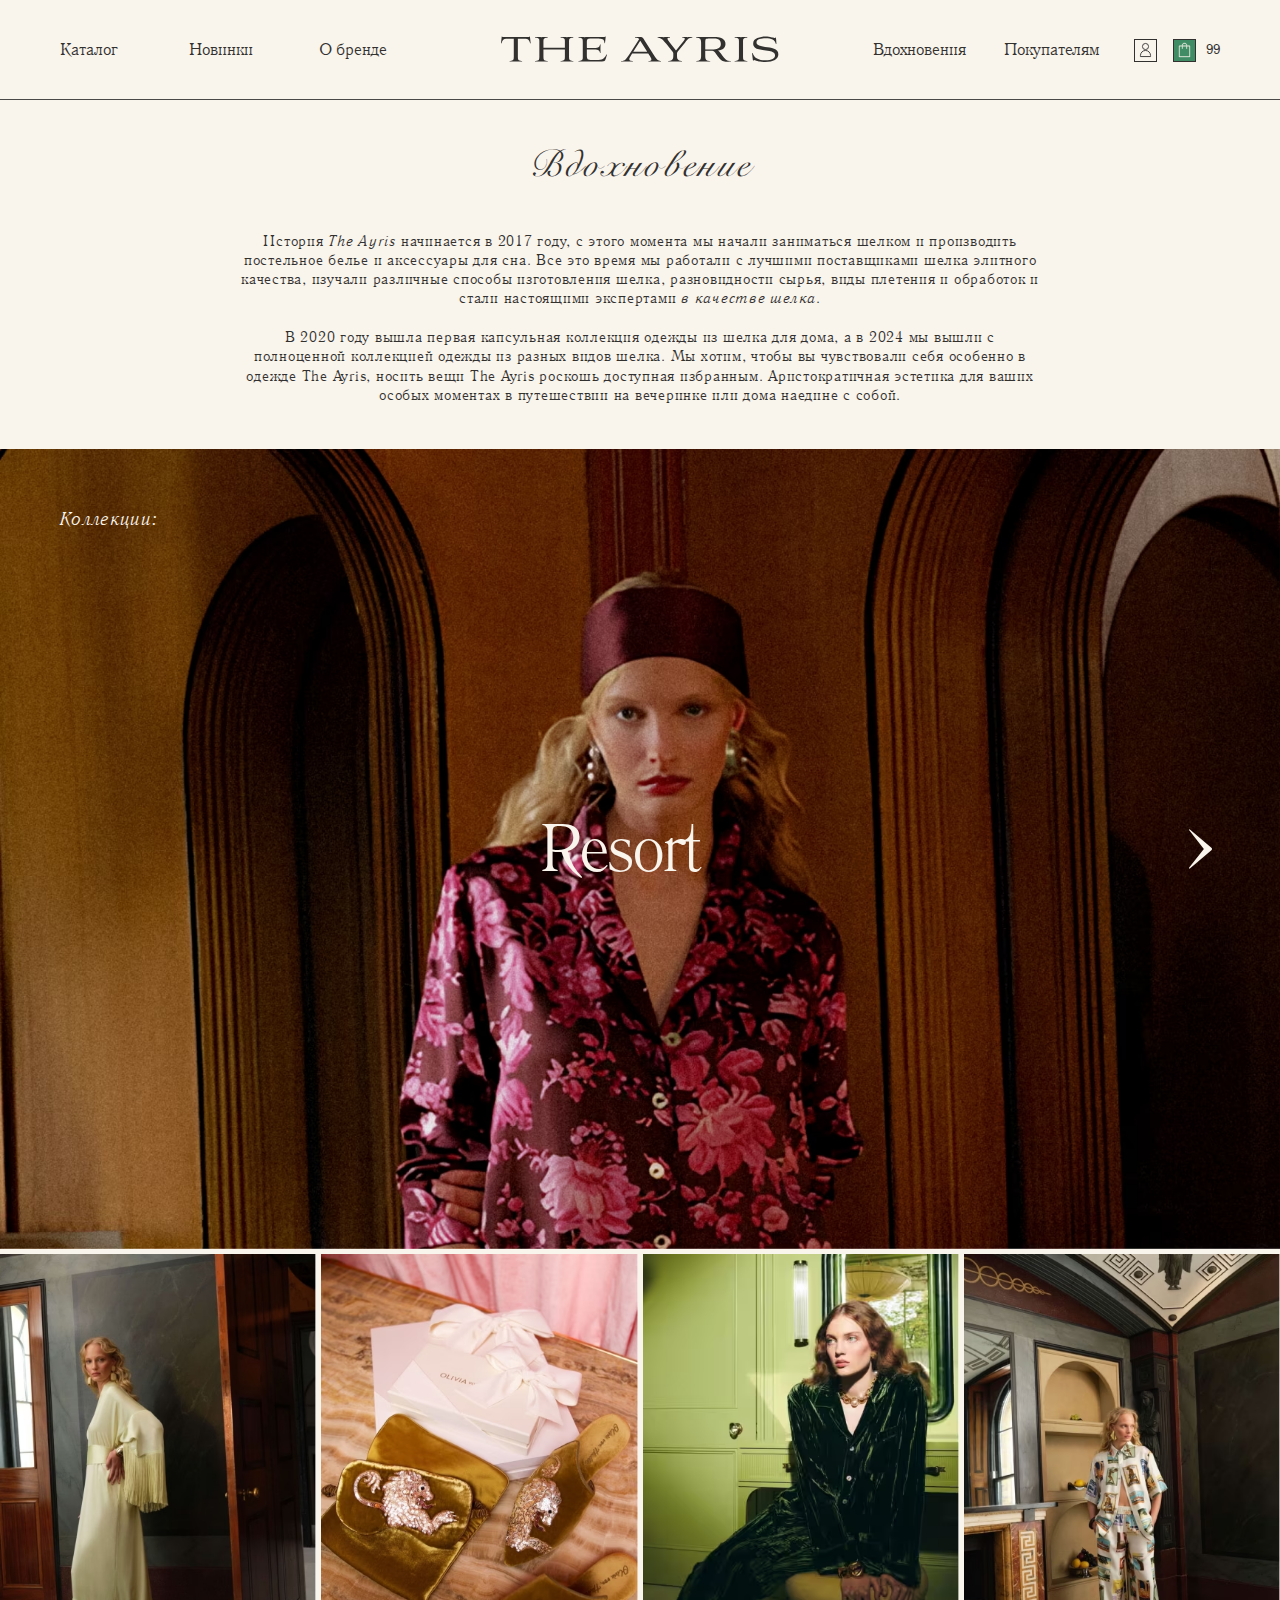
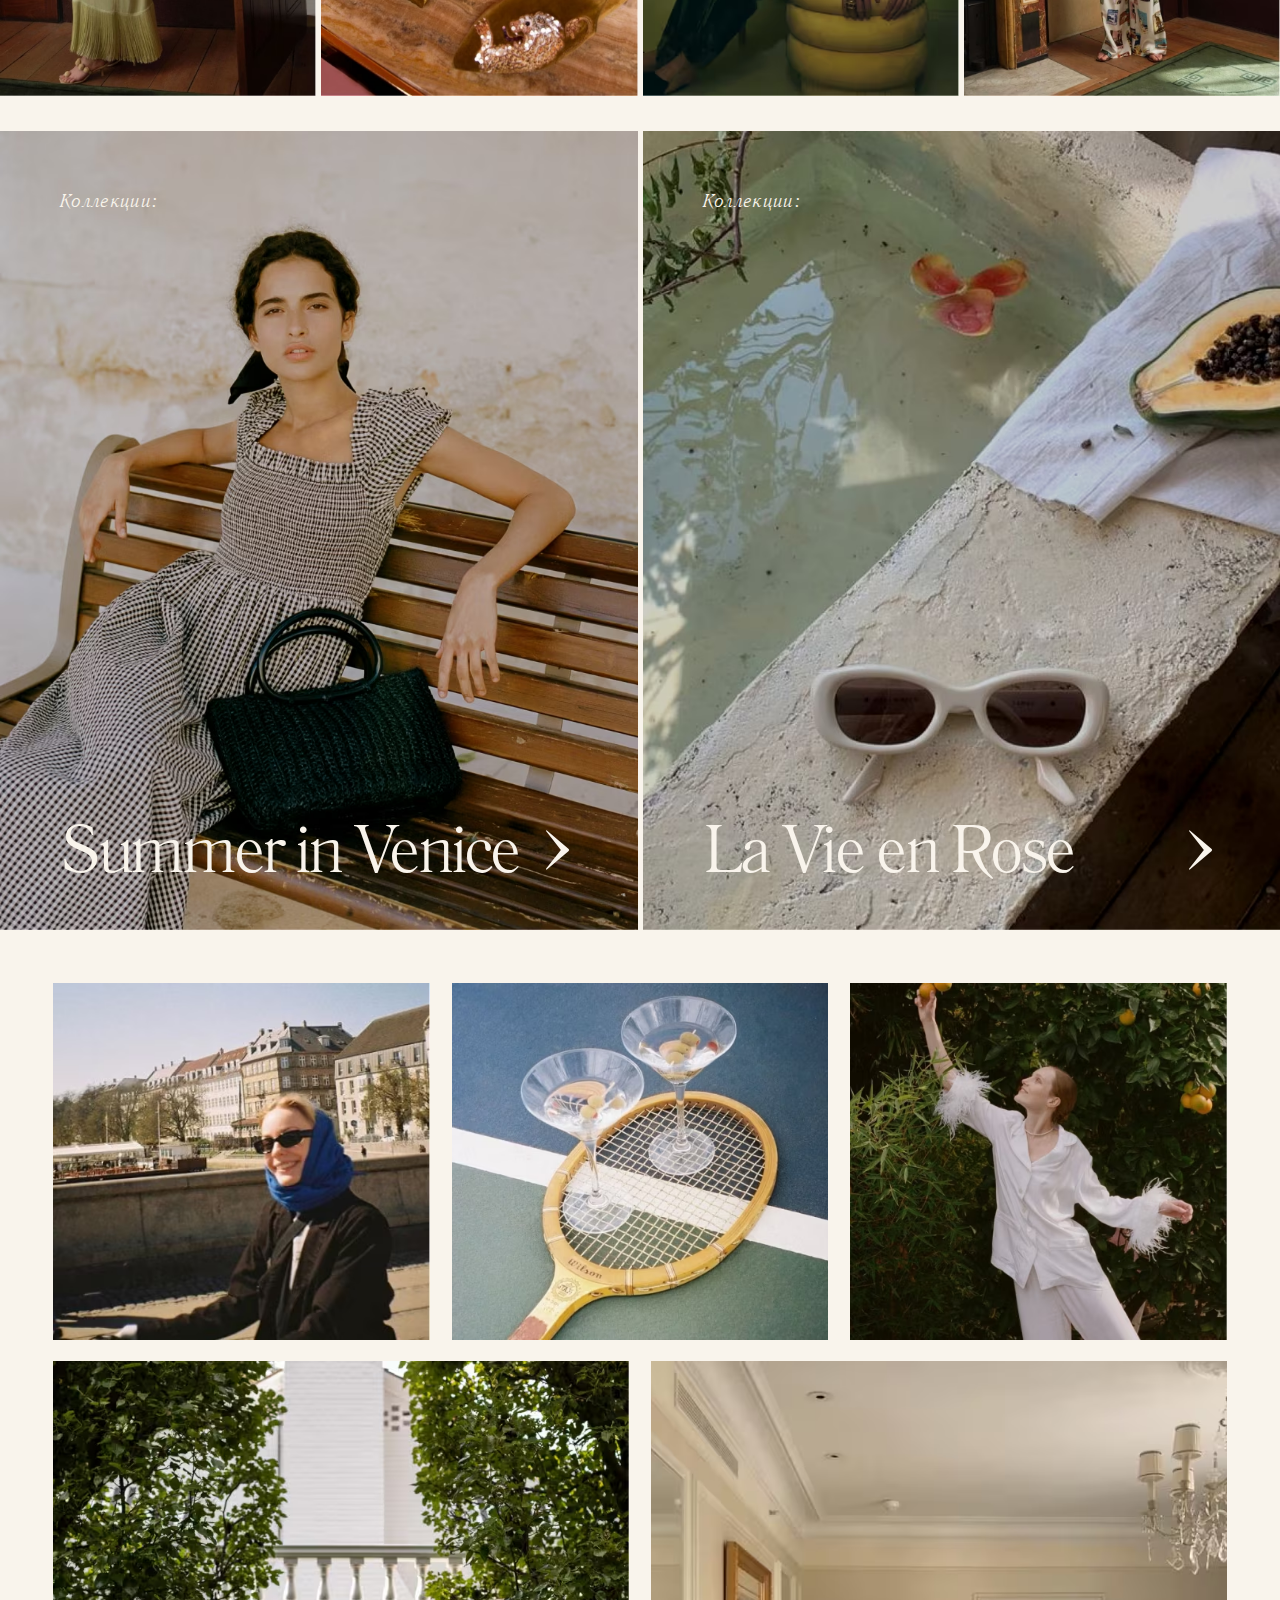
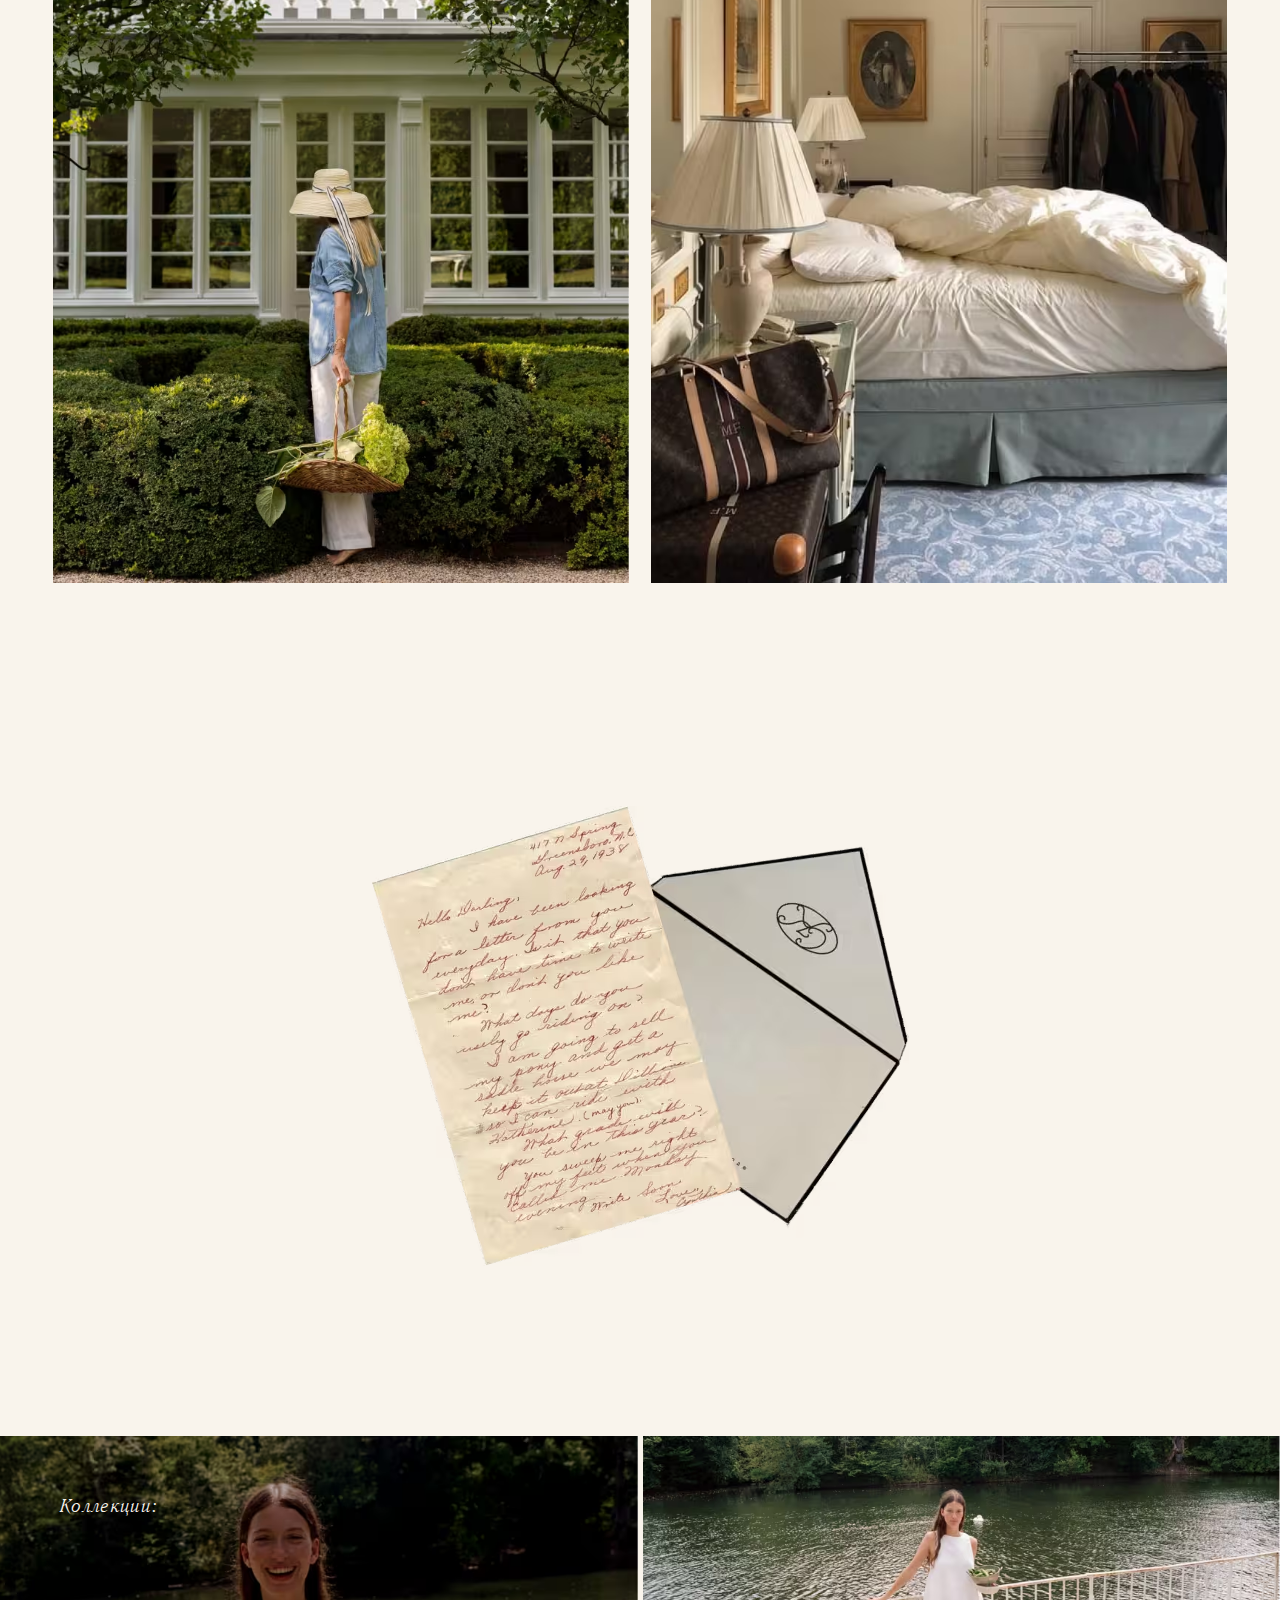
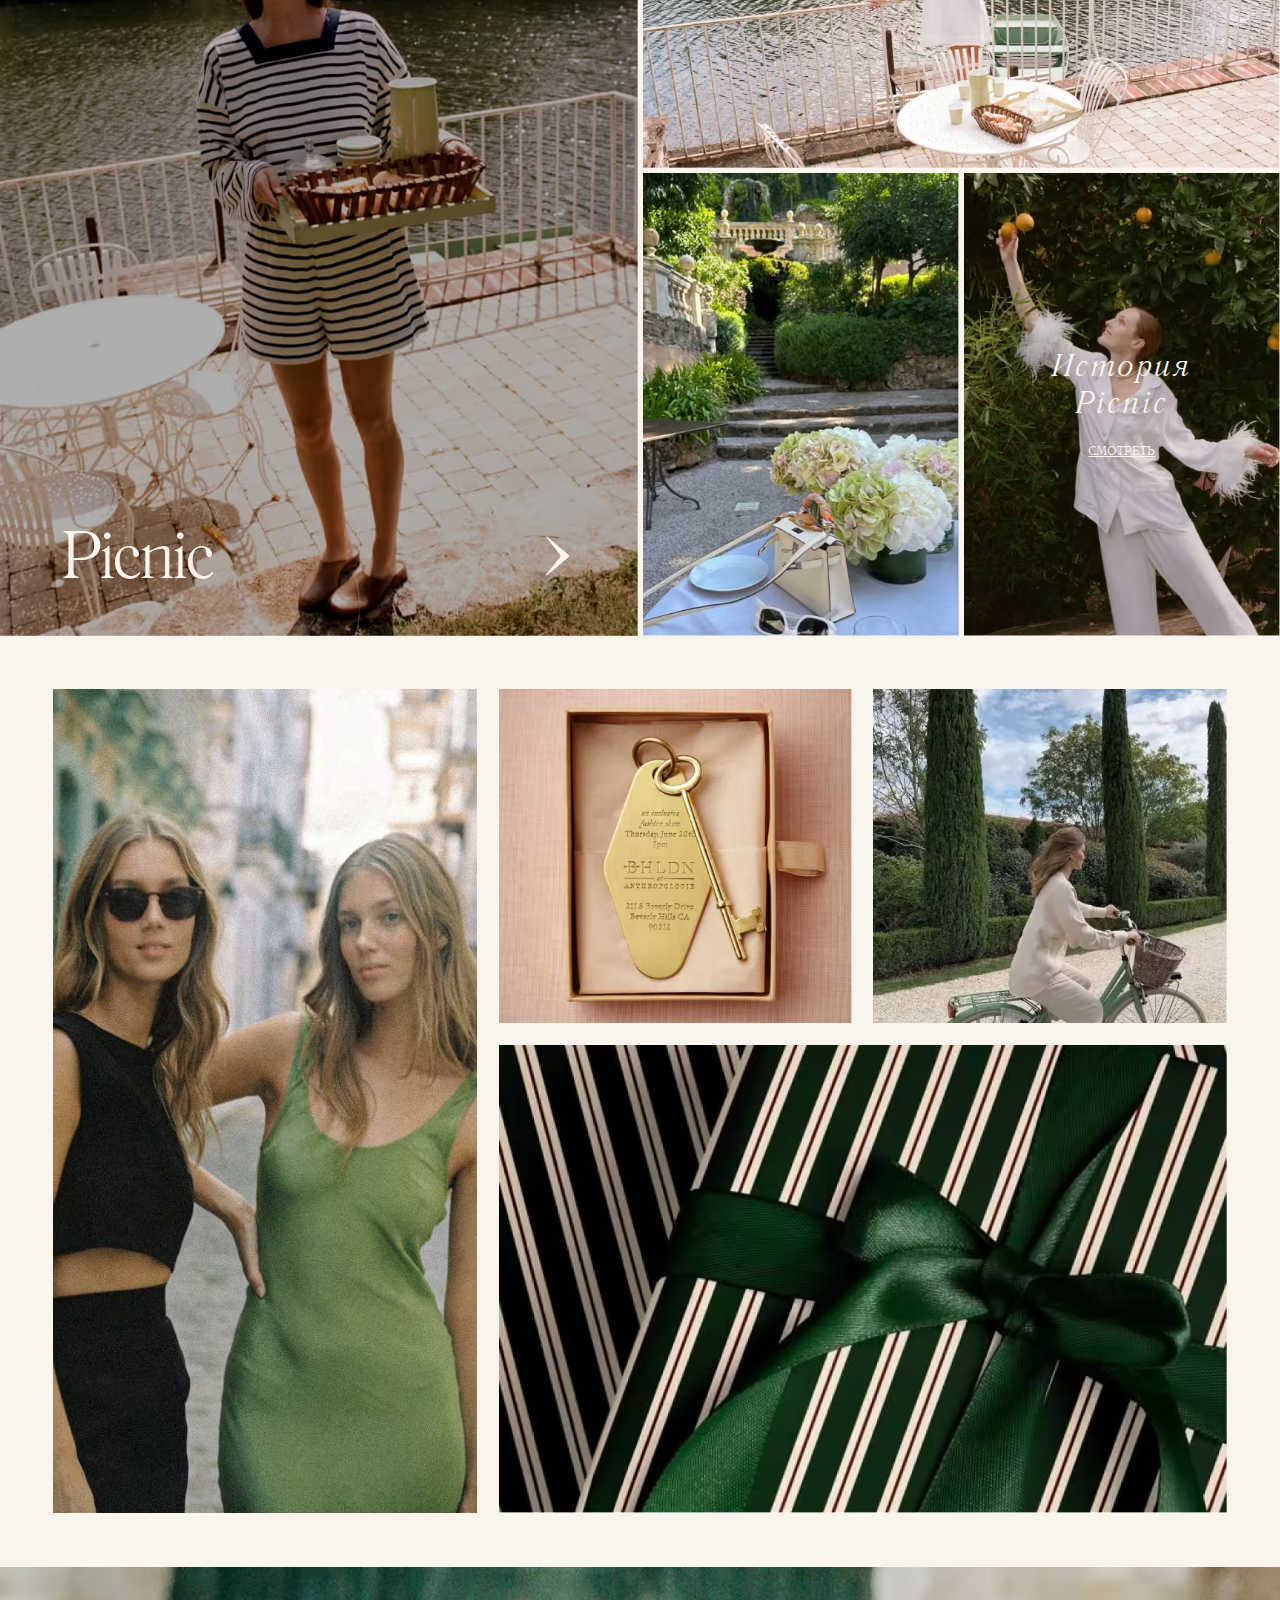
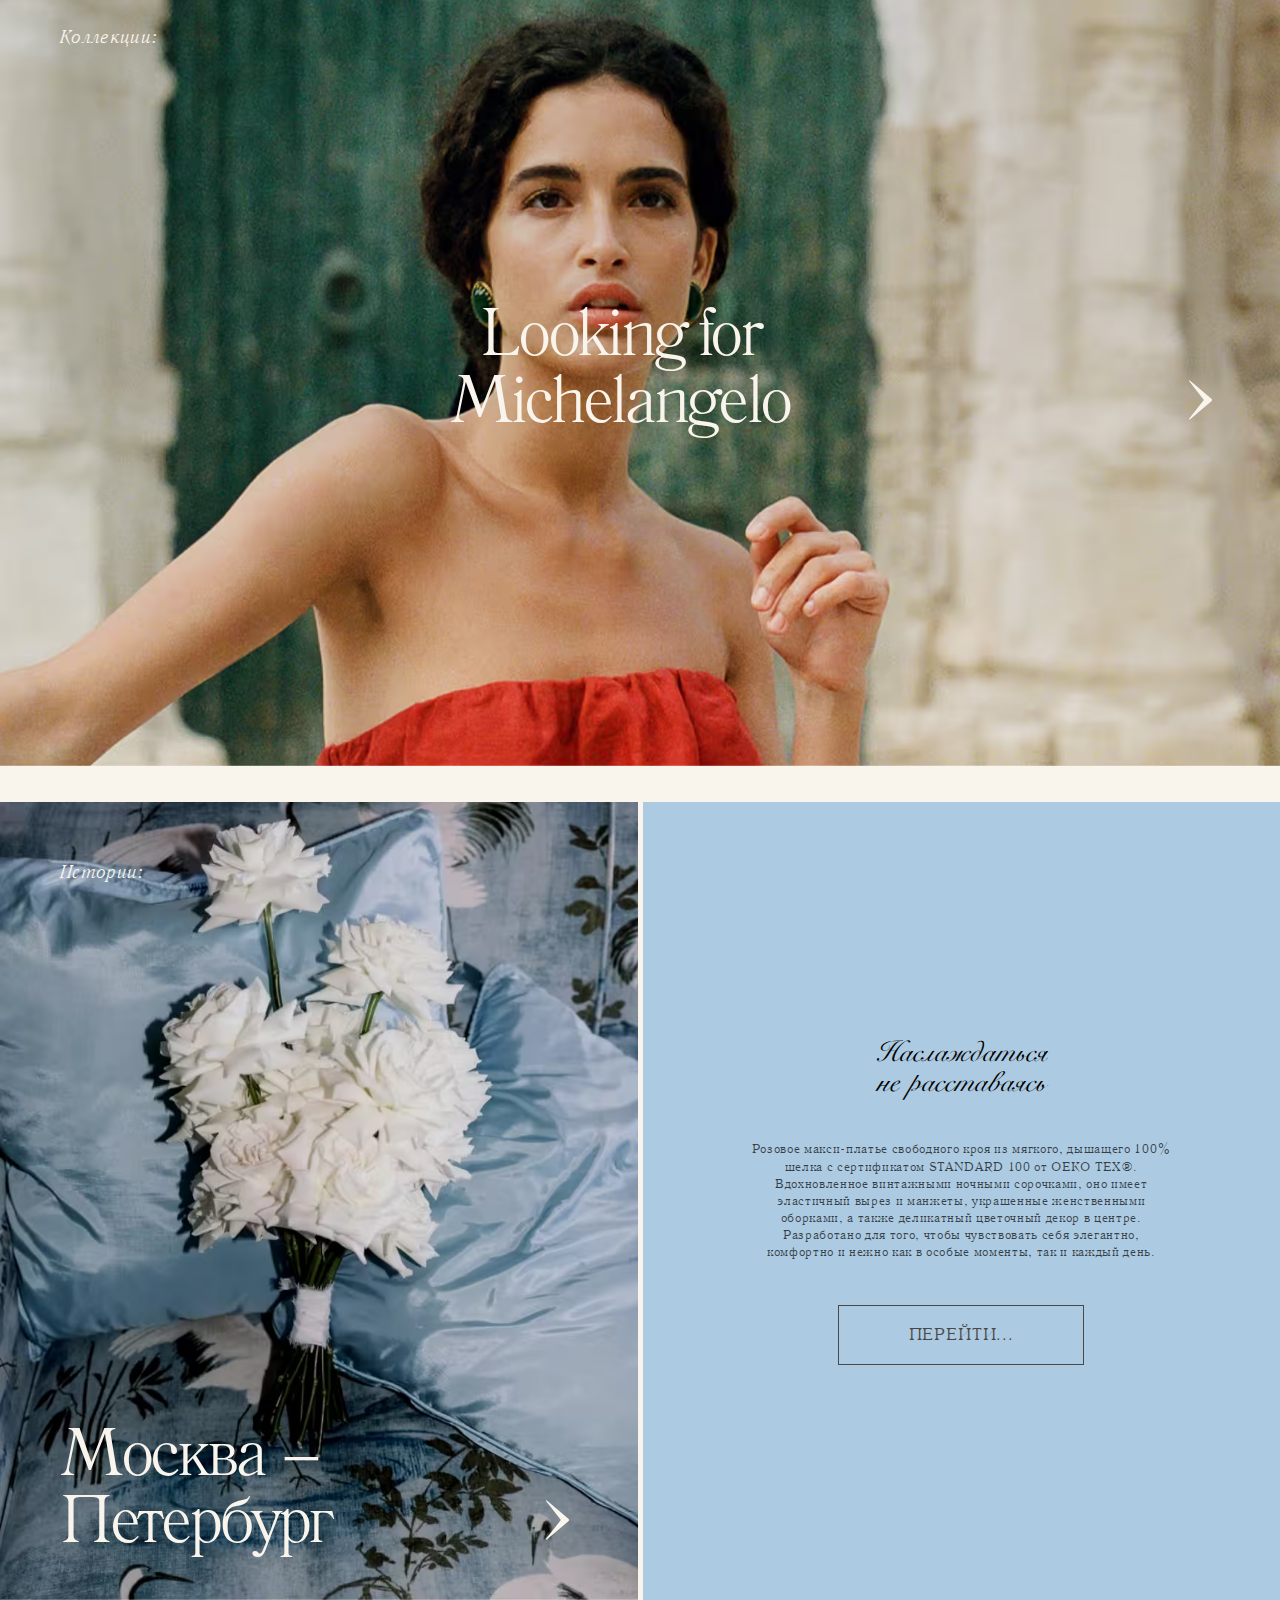
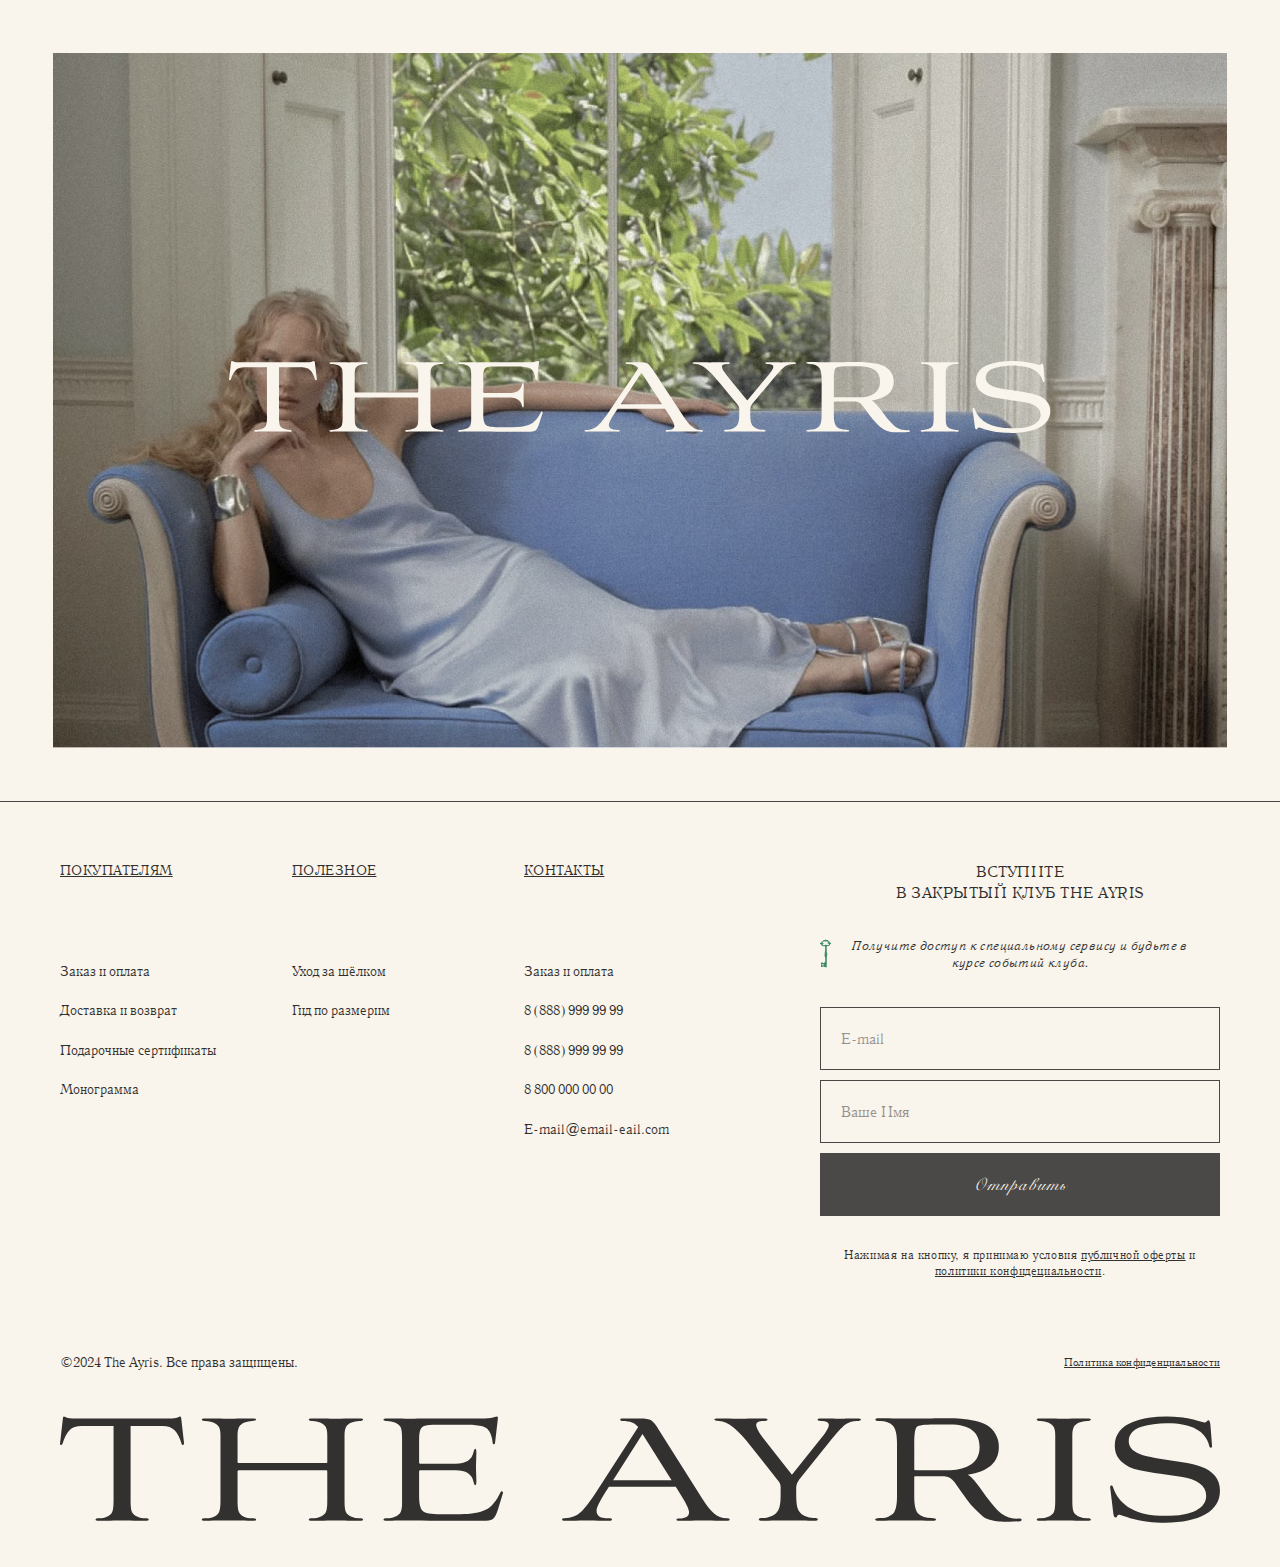
<file: inspiration-main.html>
<!DOCTYPE html>
<html lang="en">
<head>
  <meta charset="UTF-8">
  <meta name="viewport"
        content="width=device-width, user-scalable=no, initial-scale=1.0, maximum-scale=1.0, minimum-scale=1.0">
  <meta http-equiv="X-UA-Compatible" content="ie=edge">
  <link rel="stylesheet" href="./styles/libs/swiper-bundle.min.css">
  <link rel="stylesheet" href="./styles/styles.css">
  <title>Inspiration (Main)</title>
</head>
<body>
<header class="header" id="headerMain">
  <!--  Header burger menu  -->
  <button class="header-burger-button" id="hamburgerButton" type="button">
    <svg width="23" height="17" viewBox="0 0 23 17" fill="none" xmlns="http://www.w3.org/2000/svg">
      <line y1="0.5" x2="23" y2="0.5" stroke="#F9F4EC"/>
      <line y1="8.5" x2="23" y2="8.5" stroke="#F9F4EC"/>
      <line y1="16.5" x2="23" y2="16.5" stroke="#F9F4EC"/>
    </svg>
  </button>
  <!--  Header burger menu  -->

  <!--  Header logo  -->
  <a class="header__logo-wrapper" href="/">
    <svg class="header__logo" width="312" height="29" viewBox="0 0 312 29" fill="none" xmlns="http://www.w3.org/2000/svg">
      <title>THE AYRIS</title>
      <path d="M14.394 22.7071V2.51846H5.7972C4.38203 2.51846 3.2958 2.89654 2.5385 3.65268C1.78121 4.40882 1.17248 5.5939 0.712317 7.20793C0.613463 7.50276 0.46605 7.6519 0.268344 7.6519C0.0376857 7.6519 -0.043825 7.45766 0.0220773 7.05878L0.762611 0.494572C0.793828 0.173732 0.910024 0.000305176 1.10773 0.000305176C1.20658 0.0267551 1.30076 0.0682874 1.38695 0.123438C1.61396 0.234894 1.85399 0.31762 2.10147 0.369705C2.50651 0.461062 2.92113 0.50299 3.33627 0.494572H29.9833C30.3979 0.50285 30.8119 0.460923 31.2164 0.369705C31.4649 0.317396 31.7061 0.234685 31.9344 0.123438C32.0177 0.0687787 32.109 0.0272497 32.2049 0.000305176C32.4362 0.000305176 32.568 0.165061 32.6003 0.494572L33.3409 7.05878C33.4068 7.4542 33.3079 7.6519 33.0443 7.6519C32.8137 7.6519 32.6819 7.50276 32.6506 7.20793C32.1882 5.58928 31.5789 4.40419 30.8227 3.65268C30.0666 2.90116 28.9838 2.52309 27.5744 2.51846H18.9759V22.7071C18.9759 24.1882 19.1077 25.1917 19.3713 25.7178C19.7089 26.2823 20.2326 26.7116 20.8524 26.9318C21.4768 27.1983 22.1471 27.3409 22.826 27.3515C23.5197 27.3515 23.8666 27.4833 23.8666 27.7469C23.8666 27.9446 23.5706 28.0434 22.9786 28.0434C22.3196 28.0434 21.2993 28.0267 19.9176 27.9932C18.536 27.9596 17.4665 27.9434 16.7092 27.9446C15.9196 27.9446 14.8339 27.9608 13.4523 27.9932C12.0706 28.0255 11.0665 28.0423 10.4398 28.0434C9.84903 28.0434 9.55305 27.9446 9.55189 27.7469C9.55189 27.4833 9.89875 27.3515 10.5925 27.3515C11.2713 27.3409 11.9416 27.1983 12.5661 26.9318C13.2598 26.6531 13.7373 26.2485 13.9986 25.7178C14.2599 25.1871 14.3917 24.1835 14.394 22.7071Z" fill="black"/>
      <path d="M43.1537 22.707V5.08513C43.1537 4.0966 43.0225 3.3393 42.76 2.81324C42.4641 2.28833 41.9536 1.88367 41.2287 1.59925C40.5856 1.33598 39.8995 1.1937 39.2048 1.17955C38.481 1.17955 38.1191 1.04775 38.1191 0.784141C38.1191 0.588747 38.4319 0.490472 39.0574 0.489316C39.7141 0.489316 40.7506 0.505502 42.1669 0.537875C43.5832 0.570248 44.6695 0.587013 45.4256 0.588169C46.2141 0.588169 47.3079 0.571404 48.7069 0.537875C50.1058 0.504346 51.1343 0.488159 51.7921 0.489316C52.4165 0.489316 52.7304 0.588169 52.7304 0.784141C52.7304 1.04775 52.3685 1.17955 51.6447 1.17955C50.9577 1.19237 50.2793 1.33476 49.6451 1.59925C48.9375 1.87789 48.4357 2.28255 48.1398 2.81324C47.8761 3.34045 47.7443 4.09775 47.7443 5.08513V12.1401C47.7443 12.3708 47.8432 12.487 48.0409 12.487H71.6356C71.6691 12.492 71.7033 12.489 71.7355 12.4784C71.7676 12.4678 71.7968 12.4498 71.8208 12.4258C71.8447 12.4019 71.8627 12.3727 71.8733 12.3405C71.8839 12.3084 71.8869 12.2742 71.8819 12.2407V5.08513C71.8819 4.0966 71.7507 3.3393 71.4882 2.81324C71.1922 2.28833 70.6905 1.88367 69.9829 1.59925C69.3482 1.33686 68.6699 1.19625 67.9833 1.18476C67.2583 1.18476 66.8976 1.05295 66.8976 0.789344C66.8976 0.59395 67.2104 0.495675 67.8358 0.494518C68.4937 0.494518 69.5216 0.510705 70.9194 0.543078C72.3172 0.575451 73.3953 0.592216 74.1538 0.593372C74.9423 0.593372 76.0447 0.576607 77.461 0.543078C78.8774 0.509549 79.9139 0.493362 80.5706 0.494518C81.1949 0.494518 81.5088 0.593372 81.5088 0.789344C81.5088 1.05295 81.1464 1.18476 80.4214 1.18476C79.735 1.19775 79.0572 1.34014 78.4236 1.60445C77.7148 1.88309 77.213 2.28775 76.9182 2.81844C76.6546 3.34566 76.5228 4.10296 76.5228 5.09033V22.707C76.5228 24.254 76.6546 25.2576 76.9182 25.7177C77.213 26.245 77.7148 26.6496 78.4236 26.9317C79.057 27.1968 79.7349 27.3393 80.4214 27.3514C81.1464 27.3514 81.5088 27.4832 81.5088 27.7468C81.5088 27.9445 81.1949 28.0434 80.5706 28.0434C79.9116 28.0434 78.8832 28.0266 77.4853 27.9931C76.0875 27.9596 75.0099 27.9434 74.2526 27.9445C73.4618 27.9445 72.3675 27.9607 70.9697 27.9931C69.5719 28.0255 68.5272 28.0422 67.8358 28.0434C67.2104 28.0434 66.8976 27.9445 66.8976 27.7468C66.8976 27.4832 67.2583 27.3514 67.9833 27.3514C68.6703 27.3391 69.3488 27.1967 69.9829 26.9317C70.6893 26.6531 71.1911 26.2484 71.4882 25.7177C71.7507 25.2553 71.8819 24.2517 71.8819 22.707V14.8092C71.8819 14.5785 71.8004 14.4623 71.6356 14.4623H48.0912C48.0441 14.4557 47.9961 14.4601 47.951 14.4751C47.9059 14.4902 47.8649 14.5156 47.8312 14.5492C47.7976 14.5829 47.7722 14.6239 47.7572 14.669C47.7421 14.7141 47.7377 14.7621 47.7443 14.8092V22.707C47.7443 24.1881 47.8761 25.1917 48.1398 25.7177C48.7641 26.8034 49.9324 27.3462 51.6447 27.3462C52.3673 27.3462 52.7292 27.478 52.7304 27.7416C52.7304 27.9393 52.4165 28.0382 51.7921 28.0382C51.1331 28.0382 50.1047 28.0214 48.7069 27.9879C47.309 27.9544 46.2315 27.9382 45.4742 27.9393C44.6857 27.9393 43.5832 27.9555 42.1669 27.9879C40.7506 28.0203 39.7141 28.037 39.0574 28.0382C38.4307 28.0382 38.118 27.9393 38.1191 27.7416C38.1191 27.478 38.481 27.3462 39.2048 27.3462C40.9495 27.3462 42.1346 26.8034 42.76 25.7177C43.0225 25.0934 43.1537 24.0898 43.1537 22.707Z" fill="black"/>
      <path d="M113.365 28.0382H101.665C100.217 28.0382 98.7441 28.0215 97.248 27.988C95.7519 27.9544 94.7726 27.9382 94.3102 27.9394C93.554 27.9394 92.4846 27.9556 91.1018 27.988C89.719 28.0203 88.6992 28.0371 88.0425 28.0382C87.3488 28.0382 87.002 27.9394 87.002 27.7417C87.002 27.4781 87.3297 27.3463 87.9887 27.3463C88.7026 27.3374 89.4084 27.195 90.0699 26.9266C90.7925 26.6479 91.3024 26.2433 91.5995 25.7126C91.8631 25.1877 91.9949 24.431 91.9949 23.4424V5.82572C91.9949 4.31112 91.8631 3.30698 91.5995 2.81329C91.3035 2.28839 90.7936 1.88372 90.0699 1.5993C89.4081 1.33181 88.7025 1.1895 87.9887 1.17961C87.3297 1.17961 87.002 1.0478 87.002 0.784195C87.002 0.588801 87.3488 0.490525 88.0425 0.489369C88.6669 0.489369 89.6536 0.505556 91.0029 0.537929C92.3522 0.570302 93.3893 0.587067 94.1142 0.588223C94.7721 0.588223 95.7675 0.571458 97.1006 0.537929C98.4337 0.5044 99.4291 0.488213 100.087 0.489369H114.114C114.717 0.498235 115.32 0.456466 115.916 0.364502C116.269 0.314411 116.618 0.231977 116.956 0.118236C117.1 0.0560299 117.253 0.016258 117.409 0.000305176C117.737 0.000305176 117.853 0.215355 117.756 0.641985L117.015 7.05878C117.022 7.12709 117.01 7.19595 116.979 7.25735C116.948 7.31876 116.901 7.37018 116.842 7.40564C116.795 7.43862 116.739 7.45632 116.681 7.45632C116.624 7.45632 116.568 7.43862 116.521 7.40564C116.465 7.35778 116.422 7.29665 116.396 7.22785C116.37 7.15906 116.362 7.08482 116.372 7.01196C116.306 6.22389 116.123 5.45004 115.829 4.71579C115.621 4.1912 115.311 3.71312 114.917 3.30929C114.57 2.98094 114.035 2.73409 113.311 2.56876C112.663 2.41453 112.003 2.31475 111.339 2.27046C110.746 2.23925 109.873 2.22306 108.722 2.22191H100.283C98.7684 2.22191 97.7729 2.45314 97.2966 2.91561C96.8202 3.37808 96.5821 4.4146 96.5821 6.02516V12.2911C96.5821 12.5547 96.6965 12.6865 96.9289 12.6865H106.407C109.139 12.6865 110.735 11.6829 111.195 9.6758C111.358 9.01678 111.522 8.68726 111.688 8.68726C111.885 8.68726 111.984 9.01678 111.984 9.6758C111.984 10.0383 111.967 10.6869 111.936 11.6251C111.904 12.5634 111.885 13.2137 111.885 13.5744C111.885 13.9352 111.901 14.5786 111.936 15.4995C111.97 16.4204 111.984 17.0794 111.984 17.4748C111.984 18.1338 111.885 18.4616 111.688 18.4616C111.514 18.4616 111.358 18.1338 111.195 17.4748C110.767 15.4677 109.171 14.4635 106.407 14.4624H96.9272C96.88 14.4554 96.8318 14.4595 96.7866 14.4744C96.7413 14.4894 96.7001 14.5147 96.6664 14.5485C96.6327 14.5822 96.6073 14.6233 96.5924 14.6686C96.5774 14.7139 96.5733 14.7621 96.5803 14.8092V21.3318C96.5803 23.4696 96.9012 24.827 97.5428 25.4039C98.1845 25.9808 99.7887 26.2699 102.355 26.271H107.636C110.631 26.271 112.91 25.8762 114.473 25.0865C116.036 24.2968 117.361 22.736 118.448 20.404C118.611 20.0415 118.808 19.9774 119.039 20.2063C119.171 20.2722 119.213 20.3797 119.138 20.5531L117.855 24.7986C117.392 26.2797 116.923 27.1931 116.448 27.5388C115.973 27.8845 114.945 28.051 113.365 28.0382Z" fill="black"/>
      <path d="M167.489 21.8832L165.622 18.9037H147.636L146.861 20.1177C145.164 22.7931 144.315 24.5274 144.315 25.3205C144.302 25.6005 144.353 25.8798 144.464 26.1371C144.575 26.3944 144.744 26.6228 144.957 26.8051C145.384 27.167 146.288 27.3479 147.671 27.3479C148.191 27.3479 148.46 27.4641 148.46 27.6948C148.46 27.9254 148.214 28.0416 147.72 28.0416C147.026 28.0416 146.022 28.0248 144.709 27.9913C143.395 27.9578 142.409 27.9416 141.749 27.9428C141.089 27.9428 140.094 27.9589 138.762 27.9913C137.43 28.0237 136.435 28.0405 135.776 28.0416C135.282 28.0416 135.035 27.926 135.035 27.6948C135.035 27.4658 135.281 27.3479 135.776 27.3479C137.486 27.3479 138.925 26.797 140.094 25.6951C141.263 24.5933 142.801 22.5445 144.709 19.5489L155.52 2.81665C154.697 1.731 153.315 1.1876 151.374 1.18644C150.912 1.18644 150.68 1.05464 150.68 0.791026C150.68 0.595054 150.893 0.496201 151.322 0.496201H155.954C157.413 0.496201 158.426 0.669628 158.992 1.01648C159.559 1.36334 160.297 2.29637 161.207 3.81559L172.808 22.178C173.893 23.9031 174.93 25.1974 175.917 26.0611C176.85 26.9038 178.066 27.3655 179.323 27.3548C179.849 27.3548 180.112 27.4866 180.112 27.7502C180.112 27.948 179.849 28.0468 179.323 28.0468C178.629 28.0468 177.601 28.03 176.238 27.9965C174.875 27.963 173.831 27.9468 173.108 27.948C172.386 27.948 171.294 27.9641 169.83 27.9965C168.366 28.0289 167.273 28.0457 166.55 28.0468C166.056 28.0468 165.81 27.948 165.81 27.7502C165.81 27.519 166.057 27.4034 166.55 27.4034C168.313 27.4034 169.195 26.8438 169.195 25.7246C169.195 25.0644 168.626 23.784 167.489 21.8832ZM156.672 4.66885L148.765 17.1278H164.5L156.672 4.66885Z" fill="black"/>
      <path d="M193.829 21.226V19.2021C193.849 18.7998 193.79 18.3973 193.656 18.0176C193.431 17.5925 193.157 17.195 192.841 16.8331L185.931 8.09587C184.088 5.76039 182.492 4.04057 181.143 2.93642C179.794 1.83226 178.494 1.24839 177.243 1.1848C176.421 1.1189 176.008 0.987097 176.008 0.789391C176.008 0.591684 176.337 0.494565 176.996 0.494565C177.818 0.494565 178.739 0.510751 179.759 0.543124C180.779 0.575497 181.766 0.592262 182.721 0.593418C183.741 0.593418 184.965 0.576653 186.393 0.543124C187.821 0.509595 188.78 0.493408 189.272 0.494565C189.965 0.494565 190.312 0.59284 190.312 0.789391C190.312 1.053 189.965 1.1848 189.272 1.1848C187.929 1.1848 187.257 1.53166 187.256 2.22537C187.256 3.01851 187.961 4.30533 189.37 6.08585L196.873 15.6608L204.817 5.70778C206.131 4.10185 206.788 2.95492 206.788 2.26699C206.788 1.54553 206.065 1.1848 204.62 1.1848C204.059 1.1848 203.779 1.053 203.78 0.789391C203.78 0.593996 204.043 0.495721 204.569 0.494565C205.457 0.494565 206.386 0.510751 207.356 0.543124C208.327 0.575497 209.108 0.592262 209.701 0.593418C210.326 0.593418 211.098 0.576653 212.02 0.543124C212.941 0.509595 213.715 0.493408 214.34 0.494565C215.063 0.494565 215.425 0.59284 215.426 0.789391C215.426 1.053 215.064 1.1848 214.34 1.1848C213.057 1.21718 211.996 1.55305 211.156 2.19241C210.317 2.83178 208.929 4.3643 206.994 6.78996L198.886 16.8591C198.308 17.6523 198.019 18.4275 198.019 19.1848V21.2122C198.019 23.0933 198.216 24.4292 198.611 25.22C199.005 25.9076 199.614 26.4463 200.345 26.7531C201.07 27.1006 201.861 27.2864 202.665 27.2977C203.455 27.2977 203.85 27.4289 203.85 27.6914C203.85 27.9226 203.521 28.0382 202.863 28.0382C202.072 28.0382 200.912 28.0215 199.382 27.9879C197.853 27.9544 196.726 27.9382 196.002 27.9394C195.244 27.9394 194.108 27.9556 192.596 27.9879C191.084 28.0203 189.866 28.0371 188.942 28.0382C188.285 28.0382 187.956 27.9226 187.955 27.6914C187.955 27.4301 188.334 27.2989 189.091 27.2977C189.911 27.2912 190.719 27.1059 191.46 26.7549C192.191 26.4487 192.8 25.9105 193.194 25.2235C193.619 24.4674 193.83 23.1349 193.829 21.226Z" fill="black"/>
      <path d="M225.133 7.20784C225.133 4.77062 224.746 3.16584 223.973 2.39351C223.199 1.62118 222.072 1.21652 220.591 1.17952C219.737 1.17952 219.309 1.06391 219.308 0.832669C219.308 0.56906 219.655 0.437256 220.348 0.437256C221.302 0.437256 222.511 0.45402 223.976 0.48755C225.441 0.521079 226.733 0.537265 227.851 0.536109C228.936 0.536109 230.786 0.519923 233.4 0.48755C236.014 0.455177 237.749 0.438412 238.603 0.437256C240.018 0.437256 241.269 0.4783 242.354 0.560389C243.584 0.665505 244.805 0.855572 246.008 1.12923C247.185 1.36071 248.318 1.77688 249.364 2.3623C250.292 2.92921 251.064 3.71837 251.61 4.65847C252.236 5.72725 252.553 6.94927 252.524 8.18771C252.524 12.3014 249.743 14.7872 244.181 15.6451C244.939 16.0382 246.008 17.1897 247.389 19.0997C249.89 22.7209 251.815 25.0408 253.166 26.0594C254.516 27.0779 256.178 27.5404 258.15 27.4468C258.23 27.4408 258.311 27.4507 258.387 27.476C258.463 27.5013 258.534 27.5415 258.594 27.5942C258.64 27.6325 258.671 27.6865 258.68 27.7459C258.69 27.8054 258.677 27.8661 258.644 27.9168C258.599 27.9808 258.54 28.0339 258.472 28.0723C258.403 28.1107 258.327 28.1334 258.249 28.1387C257.262 28.237 256.324 28.2862 255.436 28.2862C254.119 28.2862 253.165 28.27 252.573 28.2376C251.829 28.1766 251.093 28.0442 250.375 27.8422C249.64 27.6742 248.944 27.3637 248.327 26.9282C247.616 26.3532 246.94 25.7352 246.303 25.0778C245.398 24.1639 244.565 23.1817 243.811 22.1399C243.002 21.0381 241.94 19.5495 240.627 17.6742C239.839 16.6197 238.901 16.0763 237.814 16.044H230.064C229.866 16.044 229.767 16.1601 229.767 16.3908V21.5728C229.767 23.9742 230.162 25.5292 230.952 26.238C231.741 26.9467 232.893 27.3005 234.408 27.2994C235.23 27.3653 235.641 27.4965 235.641 27.693C235.641 27.9243 235.312 28.0399 234.654 28.0399C233.7 28.0399 232.458 28.0231 230.927 27.9896C229.397 27.9561 228.27 27.9399 227.547 27.941C226.79 27.941 225.622 27.9572 224.042 27.9896C222.463 28.022 221.196 28.0387 220.241 28.0399C219.582 28.0399 219.254 27.9237 219.254 27.693C219.254 27.4976 219.665 27.3664 220.487 27.2994C221.092 27.3154 221.698 27.2572 222.289 27.1259C222.795 26.9804 223.272 26.7454 223.695 26.4322C224.19 26.0854 224.552 25.5113 224.783 24.698C225.013 23.8846 225.13 22.8475 225.13 21.5641L225.133 7.20784ZM230.069 14.4137H239.399C241.736 14.4137 243.644 13.8935 245.122 12.8529C246.601 11.8123 247.342 10.2578 247.344 8.18944C247.344 4.14281 244.695 2.1195 239.397 2.1195H235.152C232.517 2.1195 230.962 2.33339 230.487 2.76118C230.012 3.18896 229.773 4.65327 229.771 7.15408V14.1172C229.765 14.1576 229.768 14.1989 229.781 14.2377C229.794 14.2765 229.816 14.3117 229.845 14.3405C229.874 14.3693 229.909 14.391 229.948 14.4037C229.987 14.4164 230.028 14.4198 230.069 14.4137Z" fill="black"/>
      <path d="M267.697 22.707V5.08513C267.697 4.0966 267.565 3.3393 267.302 2.81324C267.004 2.28833 266.503 1.88367 265.796 1.59925C265.162 1.33476 264.484 1.19237 263.797 1.17955C263.074 1.17955 262.712 1.04775 262.711 0.784141C262.711 0.588747 263.007 0.490472 263.601 0.489316C264.257 0.489316 265.294 0.505502 266.71 0.537875C268.126 0.570248 269.212 0.587013 269.967 0.588169C270.723 0.588169 271.809 0.571404 273.226 0.537875C274.642 0.504346 275.679 0.488159 276.335 0.489316C276.96 0.489316 277.274 0.588169 277.274 0.784141C277.274 1.04775 276.911 1.17955 276.186 1.17955C275.499 1.19398 274.82 1.33814 274.187 1.60445C273.478 1.88309 272.976 2.28775 272.681 2.81844C272.418 3.34566 272.286 4.10296 272.286 5.09033V22.707C272.286 24.1881 272.418 25.1917 272.681 25.7177C272.976 26.245 273.478 26.6496 274.187 26.9317C274.82 27.1968 275.498 27.3393 276.184 27.3514C276.909 27.3514 277.272 27.4832 277.272 27.7468C277.272 27.9445 276.958 28.0434 276.334 28.0434C275.675 28.0434 274.646 28.0266 273.248 27.9931C271.851 27.9596 270.776 27.9416 270.024 27.9393C269.266 27.9393 268.18 27.9555 266.766 27.9879C265.352 28.0203 264.299 28.037 263.608 28.0382C263.014 28.0382 262.718 27.9393 262.718 27.7416C262.718 27.478 263.08 27.3462 263.804 27.3462C264.491 27.3342 265.169 27.1918 265.803 26.9265C266.511 26.6479 267.013 26.2432 267.308 25.7125C267.567 25.1911 267.697 24.1893 267.697 22.707Z" fill="black"/>
      <path d="M309.476 2.7647L309.872 7.84785C309.878 7.92821 309.868 8.009 309.843 8.08553C309.818 8.16205 309.777 8.23277 309.724 8.29356C309.681 8.34116 309.623 8.37212 309.56 8.381C309.496 8.38989 309.432 8.37611 309.377 8.34211C309.303 8.29421 309.241 8.22863 309.198 8.15119C309.155 8.07375 309.131 7.98683 309.129 7.89814C308.142 3.85151 304.358 1.8282 297.777 1.8282C296.558 1.82225 295.341 1.89582 294.131 2.04845C293.027 2.19364 291.937 2.43327 290.873 2.7647C289.82 3.09421 288.989 3.57981 288.381 4.22149C288.081 4.53241 287.846 4.89951 287.689 5.30164C287.533 5.70376 287.457 6.13296 287.467 6.56449C287.458 7.08253 287.577 7.59468 287.814 8.05546C288.051 8.51624 288.398 8.91138 288.825 9.20578C289.73 9.88099 290.898 10.3747 292.33 10.6868C293.761 10.999 295.344 11.2881 297.08 11.554L302.338 12.3656C303.972 12.6081 305.579 13.0035 307.139 13.5467C308.502 14.012 309.713 14.84 310.642 15.9417C311.547 17.0285 312 18.3621 312 19.9426C312 22.6747 310.691 24.7888 308.075 26.2849C305.459 27.781 301.863 28.5296 297.29 28.5307C296.402 28.5307 295.579 28.5146 294.822 28.4822C294.064 28.4498 293.333 28.3839 292.626 28.2845C291.917 28.1856 291.343 28.1024 290.892 28.0382C290.441 27.974 289.896 27.8648 289.239 27.6914C288.582 27.5179 288.127 27.4121 287.881 27.3445C287.635 27.2769 287.174 27.1312 286.494 26.9005C285.814 26.6699 285.399 26.5381 285.235 26.5051C284.808 26.375 284.52 26.4479 284.368 26.7271C284.215 27.0063 284.097 27.1468 283.998 27.1468C283.603 27.1468 283.371 26.7358 283.304 25.9137L282.467 19.0027C282.467 18.7061 282.597 18.5587 282.86 18.5587C283.034 18.5587 283.157 18.7321 283.256 19.0512C285.072 24.1558 289.748 26.708 297.284 26.708C301.003 26.708 303.767 26.2247 305.578 25.2582C307.388 24.2916 308.293 22.9713 308.292 21.2971C308.292 19.8877 307.682 18.7645 306.464 17.9274C305.245 17.0903 303.731 16.5377 301.92 16.2695L295.998 15.3885C293.861 15.0717 291.888 14.7248 290.079 14.3479C288.269 13.971 286.755 13.231 285.536 12.128C284.319 11.025 283.71 9.58501 283.71 7.80796C283.71 6.29568 284.13 5.00422 284.969 3.9336C285.809 2.86298 286.955 2.05365 288.408 1.50562C289.842 0.966927 291.329 0.578679 292.843 0.347132C294.46 0.109477 296.094 -0.00646602 297.728 0.000278059C298.916 -0.00322511 300.103 0.06279 301.284 0.197985C302.402 0.329789 303.265 0.461594 303.875 0.593398C304.484 0.725203 305.183 0.89863 305.973 1.11368C306.763 1.32873 307.289 1.46863 307.551 1.53337C307.947 1.6328 308.243 1.5669 308.441 1.33567C308.639 1.10674 308.802 0.988812 308.933 0.988812C309.231 0.987655 309.412 1.57962 309.476 2.7647Z" fill="black"/>
    </svg>
  </a>
  <!--  Header logo  -->

  <!--  Mobile user menu  -->
  <div class="header-menu__item_user_mobile">
    <a class="header-menu__item_user-link" href="/">
      <svg class="header-menu__item_user-link-icon" width="23" height="23" viewBox="0 0 23 23" fill="none" xmlns="http://www.w3.org/2000/svg">
        <circle cx="11.5" cy="7.5" r="3.05" stroke="#F9F4EC" stroke-width="0.9"/>
        <path d="M6.45 16.5C6.45 13.711 8.71096 11.45 11.5 11.45C14.289 11.45 16.55 13.711 16.55 16.5V17.55H6.45V16.5Z" stroke="#F9F4EC" stroke-width="0.9"/>
        <rect x="0.5" y="0.5" width="22" height="22" stroke="#F9F4EC"/>
      </svg>
    </a>
    <button type="button" data-sidebar-open-button="cartSidebar" class="header-menu__item_user-link active">
      <svg class="header-menu__item_user-link-icon" width="23" height="23" viewBox="0 0 23 23" fill="none" xmlns="http://www.w3.org/2000/svg">
        <rect x="0.5" y="0.5" width="22" height="22" stroke="#F9F4EC"/>
        <path d="M16.7801 6.70964H13.92V6.4839C13.92 5.11423 12.8343 4 11.5 4C10.1657 4 9.07998 5.11423 9.07998 6.4839V6.70964H6.21993C6.09852 6.70964 6 6.81077 6 6.93538V17.7743C6 17.899 6.09852 18 6.21993 18H16.7801C16.9015 18 17 17.8989 17 17.7743V6.93538C17 6.81077 16.9015 6.70964 16.7801 6.70964ZM9.51999 6.4839C9.51999 5.3633 10.4082 4.45163 11.5 4.45163C12.5918 4.45163 13.48 5.3633 13.48 6.4839V6.70964H9.51999V6.4839ZM16.56 17.5485H6.44002V7.16127H9.07998V9.64518C9.07998 9.76995 9.1785 9.87092 9.29991 9.87092C9.42132 9.87092 9.51984 9.76979 9.51984 9.64518V7.16127H13.4799V9.64518C13.4799 9.76995 13.5784 9.87092 13.6998 9.87092C13.8212 9.87092 13.9197 9.76979 13.9197 9.64518V7.16127H16.5597V17.5485H16.56Z" fill="#F9F4EC" stroke="#F9F4EC" stroke-width="0.3"/>
      </svg>
      <span class="header-menu__item_user-link-count">99</span>
    </button>
  </div>
  <!--  Mobile user menu  -->

  <div class="header-menu-wrapper" id="headerMenu">
    <nav class="header-menu">

      <div class="header-menu__mobile-header">
        <div class="header-menu__mobile-header-title">Меню</div>
        <button type="button" class="header-menu__mobile-button" id="closeMenuButton">
          <svg width="17" height="13" viewBox="0 0 17 13" fill="none" xmlns="http://www.w3.org/2000/svg">
            <path d="M2.84615 1.043H2.23515C2.21782 1.043 2.17448 1.04733 2.10515 1.056C2.03582 1.056 1.96215 1.07767 1.88415 1.121C1.81482 1.15567 1.74982 1.21633 1.68915 1.303C1.62848 1.381 1.59815 1.498 1.59815 1.654V11.95C1.59815 12.106 1.62848 12.223 1.68915 12.301C1.74982 12.3877 1.81482 12.4483 1.88415 12.483C1.96215 12.5263 2.03582 12.548 2.10515 12.548C2.17448 12.5567 2.21782 12.561 2.23515 12.561H2.84615V12.886H0.66215V0.717999H2.84615V1.043ZM9.75717 4.865C9.79184 4.82167 9.81784 4.77833 9.83517 4.735C9.86117 4.683 9.87417 4.62667 9.87417 4.566C9.87417 4.45333 9.82651 4.35367 9.73117 4.267C9.64451 4.17167 9.50584 4.124 9.31517 4.124H9.27617V3.994H11.1872V4.124C10.9618 4.15 10.7842 4.21933 10.6542 4.332C10.5242 4.44467 10.4245 4.54867 10.3552 4.644L8.96417 6.568L10.6282 9.259C10.7235 9.415 10.8492 9.54933 11.0052 9.662C11.1612 9.766 11.3302 9.83533 11.5122 9.87V10H9.27617V9.87C9.44951 9.87 9.57951 9.82667 9.66617 9.74C9.75284 9.65333 9.79617 9.571 9.79617 9.493C9.79617 9.47567 9.78751 9.44967 9.77017 9.415C9.76151 9.37167 9.73117 9.30667 9.67917 9.22L8.47017 7.283L7.13117 9.337C7.08784 9.40633 7.06617 9.467 7.06617 9.519C7.06617 9.63167 7.12684 9.71833 7.24817 9.779C7.37817 9.83967 7.50384 9.87 7.62517 9.87H7.67717V10H5.70117V9.87C5.81384 9.844 5.96984 9.78333 6.16917 9.688C6.37717 9.584 6.57217 9.402 6.75417 9.142L8.24917 6.971L7.02717 4.917C7.00117 4.88233 6.96217 4.826 6.91017 4.748C6.85817 4.66133 6.78884 4.57467 6.70217 4.488C6.61551 4.40133 6.51151 4.32333 6.39017 4.254C6.26884 4.18467 6.13017 4.14133 5.97417 4.124V3.994H8.24917V4.124H8.15817C8.03684 4.124 7.93717 4.15433 7.85917 4.215C7.78117 4.27567 7.74217 4.36233 7.74217 4.475C7.74217 4.51833 7.75084 4.566 7.76817 4.618C7.79417 4.67 7.81584 4.709 7.83317 4.735L8.78217 6.295L9.75717 4.865ZM16.55 0.717999V12.886H14.366V12.561H14.977C14.9943 12.561 15.0376 12.5567 15.107 12.548C15.1763 12.548 15.2456 12.5263 15.315 12.483C15.393 12.4483 15.4623 12.3877 15.523 12.301C15.5836 12.223 15.614 12.106 15.614 11.95V1.654C15.614 1.498 15.5836 1.381 15.523 1.303C15.4623 1.21633 15.393 1.15567 15.315 1.121C15.2456 1.07767 15.1763 1.056 15.107 1.056C15.0376 1.04733 14.9943 1.043 14.977 1.043H14.366V0.717999H16.55Z" fill="#4B4947"/>
          </svg>
        </button>
      </div>

      <ul class="header-menu__list">
        <li class="header-menu__item">

          <!--  Header menu item with drop down menu  -->
          <div class="header-menu__item-drop-menu-wrapper">
            <span class="header-menu__item-name">Каталог</span>
            <!-- Menu drop  -->
            <div class="menu-drop">
              <div class="menu-drop-lists-picture">
                <div class="menu-drop__section">

                  <!-- Menu drop / list wrapper  -->
                  <div class="menu-drop__list-wrapper mobile-drop-down">
                    <div class="menu-drop__list-title">Категории</div>
                    <button class="mobile-drop-down-button">Категории</button>
                    <ul class="menu-drop__list mobile-drop-down-list">
                      <li class="menu-drop__list-item">
                        <a title="Платья"
                           data-menu-drop-image="CategoryPicture"
                           data-menu-drop-title="Категория"
                           data-menu-drop-name="Платья"
                           class="menu-drop__list-link"
                           href="">
                          Платья
                        </a>
                      </li>
                      <li class="menu-drop__list-item">
                        <a title="Пижамы"
                           data-menu-drop-image="CategoryPicture"
                           data-menu-drop-title="Пижамы"
                           class="menu-drop__list-link"
                           href="">
                          Пижамы
                        </a>
                      </li>
                      <li class="menu-drop__list-item">
                        <a title="Комбинации" class="menu-drop__list-link" href="">
                          Комбинации
                        </a>
                      </li>
                      <li class="menu-drop__list-item">
                        <a title="Халаты" class="menu-drop__list-link" href="">
                          Халаты
                        </a>
                      </li>
                      <li class="menu-drop__list-item">
                        <a title="Топы и рубашки" class="menu-drop__list-link" href="">
                          Топы и рубашки
                        </a>
                      </li>
                      <li class="menu-drop__list-item">
                        <a title="Юбки, шорты, брюки" class="menu-drop__list-link" href="">
                          Юбки, шорты, брюки
                        </a>
                      </li>
                      <li class="menu-drop__list-item">
                        <a title="Костюмы"  class="menu-drop__list-link" href="">
                          Костюмы
                        </a>
                      </li>
                      <li class="menu-drop__list-item">
                        <a title="Категория"  class="menu-drop__list-link" href="">
                          Белье
                        </a>
                      </li>
                      <li class="menu-drop__list-item">
                        <a title="Категория"  class="menu-drop__list-link" href="">
                          Аксессуары
                        </a>
                      </li>
                    </ul>
                  </div>
                  <!-- Menu drop / list wrapper  -->

                </div>

                <div class="menu-drop__section">

                  <!-- Menu drop / list wrapper  -->
                  <div class="menu-drop__list-wrapper mobile-drop-down">
                    <div class="menu-drop__list-title">Коллекции</div>
                    <button class="mobile-drop-down-button">Коллекции</button>
                    <ul class="menu-drop__list mobile-drop-down-list">
                      <li class="menu-drop__list-item">
                        <a title="Коллекции" class="menu-drop__list-link" href="">
                          Для сна и дома
                        </a>
                      </li>
                      <li class="menu-drop__list-item">
                        <a title="Коллекции" class="menu-drop__list-link" href="">
                          Resort
                        </a>
                      </li>
                      <li class="menu-drop__list-item">
                        <a title="Коллекции" class="menu-drop__list-link" href="">
                          Вечерний выход
                        </a>
                      </li>
                      <li class="menu-drop__list-item">
                        <a title="Коллекции" class="menu-drop__list-link" href="">
                          Раскошная база
                        </a>
                      </li>
                      <li class="menu-drop__list-item">
                        <a title="Коллекции" class="menu-drop__list-link" href="">
                          Вечеринка дома
                        </a>
                      </li>
                      <li class="menu-drop__list-item">
                        <a title="Коллекции" class="menu-drop__list-link" href="">
                          Иконы The Ayris
                        </a>
                      </li>
                    </ul>
                  </div>
                  <!-- Menu drop / list wrapper  -->

                </div>
                <div class="menu-drop__section">

                  <!-- Menu drop / list wrapper  -->
                  <div class="menu-drop__list-wrapper mobile-drop-down">
                    <div class="menu-drop__list-title">Материал</div>
                    <button class="mobile-drop-down-button">Материал</button>
                    <ul class="menu-drop__list mobile-drop-down-list">
                      <li class="menu-drop__list-item">
                        <a title="Материал" class="menu-drop__list-link" href="">
                          Шелк-сатин
                        </a>
                      </li>
                      <li class="menu-drop__list-item">
                        <a title="Материал" class="menu-drop__list-link" href="">
                          Шелк-твил
                        </a>
                      </li>
                      <li class="menu-drop__list-item">
                        <a title="Материал" class="menu-drop__list-link" href="">
                          Шелк-креп
                        </a>
                      </li>
                      <li class="menu-drop__list-item">
                        <a title="Материал" class="menu-drop__list-link" href="">
                          Шелк с хлопком
                        </a>
                      </li>
                    </ul>
                  </div>
                  <!-- Menu drop / list wrapper  -->

                </div>

                <div class="menu-drop__picture-section">
                  <div class="menu-drop__list-link-picture">
                    <picture id="linkPicturePlace">
                      <source srcset="images/pictures/CategoryPicture.webp" type="image/webp">
                      <source srcset="images/pictures/CategoryPicture.jpg" type="image/jpg">
                      <img src="images/pictures/CategoryPicture.jpg" alt="Category Picture">
                    </picture>
                    <div class="menu-drop__list-link-picture-title">
                      Категория
                    </div>
                    <div class="menu-drop__list-link-picture-name">
                      Пижамы
                    </div>
                  </div>
                </div>
              </div>
            </div>
            <!-- Menu drop  -->
          </div>
          <!--  Header menu item with drop down menu  -->
        </li>

        <li class="header-menu__item">
          <!--  Header menu item link  -->
          <a title="Новинки" class="header-menu__item-name" href="/">Новинки</a>
          <!--  Header menu item link  -->
        </li>
        <li class="header-menu__item">
          <!--  Header menu item link  -->
          <a title="О бренде" class="header-menu__item-name" href="/">О бренде</a>
          <!--  Header menu item link  -->
        </li>
      </ul>
      <ul class="header-menu__list header-menu__list_end">
        <li class="header-menu__item">
          <!--  Header menu item link  -->
          <a title="Вдохновения" class="header-menu__item-name" href="/">Вдохновения</a>
          <!--  Header menu item link  -->
        </li>
        <li class="header-menu__item">
          <!--  Header menu item link  -->
          <a title="Покупателям" class="header-menu__item-name" href="/">Покупателям</a>
          <!--  Header menu item link  -->
        </li>
        <li class="header-menu__item_user">
          <a class="header-menu__item_user-link" href="/">
            <svg class="header-menu__item_user-link-icon" width="23" height="23" viewBox="0 0 23 23" fill="none" xmlns="http://www.w3.org/2000/svg">
              <circle cx="11.5" cy="7.5" r="3.05" stroke="#F9F4EC" stroke-width="0.9"/>
              <path d="M6.45 16.5C6.45 13.711 8.71096 11.45 11.5 11.45C14.289 11.45 16.55 13.711 16.55 16.5V17.55H6.45V16.5Z" stroke="#F9F4EC" stroke-width="0.9"/>
              <rect x="0.5" y="0.5" width="22" height="22" stroke="#F9F4EC"/>
            </svg>
          </a>
          <button type="button" data-sidebar-open-button="cartSidebar" class="header-menu__item_user-link active">
            <svg class="header-menu__item_user-link-icon" width="23" height="23" viewBox="0 0 23 23" fill="none" xmlns="http://www.w3.org/2000/svg">
              <rect x="0.5" y="0.5" width="22" height="22" stroke="#F9F4EC"/>
              <path d="M16.7801 6.70964H13.92V6.4839C13.92 5.11423 12.8343 4 11.5 4C10.1657 4 9.07998 5.11423 9.07998 6.4839V6.70964H6.21993C6.09852 6.70964 6 6.81077 6 6.93538V17.7743C6 17.899 6.09852 18 6.21993 18H16.7801C16.9015 18 17 17.8989 17 17.7743V6.93538C17 6.81077 16.9015 6.70964 16.7801 6.70964ZM9.51999 6.4839C9.51999 5.3633 10.4082 4.45163 11.5 4.45163C12.5918 4.45163 13.48 5.3633 13.48 6.4839V6.70964H9.51999V6.4839ZM16.56 17.5485H6.44002V7.16127H9.07998V9.64518C9.07998 9.76995 9.1785 9.87092 9.29991 9.87092C9.42132 9.87092 9.51984 9.76979 9.51984 9.64518V7.16127H13.4799V9.64518C13.4799 9.76995 13.5784 9.87092 13.6998 9.87092C13.8212 9.87092 13.9197 9.76979 13.9197 9.64518V7.16127H16.5597V17.5485H16.56Z" fill="#F9F4EC" stroke="#F9F4EC" stroke-width="0.3"/>
            </svg>
            <span class="header-menu__item_user-link-count">99</span>
          </button>
        </li>
      </ul>
    </nav>

    <div class="header-menu-mobile-copy">
      <span>©2024 The Ayris.</span>
      <span>Все права защищены.</span>
    </div>

  </div>
</header>
<main class="main main-top-padding">
  <section class="text-section">
    <div class="text-section-wrapper">
      <h2 class="text-section-title">
        Вдохновение
      </h2>
      <p class="text-section-descriptor text-section-descriptor_margin-bottom hidden-sm">
        История <i>The Ayris</i> начинается в 2017 году, с этого момента мы начали заниматься шелком
        и производить постельное белье и аксессуары для сна. Все это время мы работали с лучшими поставщиками
        шелка элитного качества, изучали различные способы изготовления шелка, разновидности сырья, виды плетения
        и обработок и стали настоящими экспертами <i>в качестве шелка</i>.
      </p>
      <p class="text-section-descriptor hidden-sm">
        В 2020 году вышла первая капсульная коллекция одежды из шелка для дома, а в 2024 мы вышли
        с полноценной коллекцией одежды из разных видов шелка. Мы хотим, чтобы вы чувствовали себя особенно
        в одежде The Ayris, носить вещи The Ayris роскошь доступная избранным. Аристократичная эстетика для ваших
        особых моментах в путешествии на вечеринке или дома наедине с собой.
      </p>

      <p class="text-section-descriptor hidden display-flex-sm">
        В соответствии с нашей страстью к созданию
        изделий высочайшего уровня мастерства
        и роскоши, вышивка пижам создана одними
        из самых высококвалифицированных мастеров
        в мире в древней технике Анри. Одна
        вышивка занимает до 40 часов.
      </p>
    </div>
  </section>

  <section class="grid-col-1 gap margin-bottom">
    
    <article class="banner banner_hover hidden-sm">
      <picture class="banner-bg-picture">
        <source srcset="images/page-images/picture_1@1.2x.avif" type="image/avif">
        <source srcset="images/page-images/picture_1@1.2x.webp" type="image/webp">
        <source srcset="images/page-images/picture_1@1.2x.jpg" type="image/jpg">
        <img class="banner-bg-picture-img-left" src="images/page-images/picture_1@1.2x.jpg" alt="Banner">
      </picture>
      <div class="banner-descriptor">
        Коллекции:
      </div>
      <h4 class="banner-title banner-title_vertical-center">
        Resort
      </h4>
      <a class="banner-link" title="Resort" href="/">
        <span class="banner-link__hidden-text">Resort</span>
      </a>
    </article>
    
    <div class="grid-col-4 gap hidden-sm">
      <div class="banner">
        <picture class="banner-bg-picture">
          <source srcset="images/page-images/picture_2@1.2.avif" type="image/avif">
          <source srcset="images/page-images/picture_2@1.2.webp" type="image/webp">
          <source srcset="images/page-images/picture_2@1.2.jpg" type="image/jpg">
          <img src="images/page-images/picture_2@1.2.jpg" alt="Banner">
        </picture>
      </div>
      <div class="banner">
        <picture class="banner-bg-picture">
          <source srcset="images/page-images/picture_3@1.2.avif" type="image/avif">
          <source srcset="images/page-images/picture_3@1.2.webp" type="image/webp">
          <source srcset="images/page-images/picture_3@1.2.jpg" type="image/jpg">
          <img src="images/page-images/picture_3@1.2.jpg" alt="Banner">
        </picture>
      </div>
      <div class="banner">
        <picture class="banner-bg-picture">
          <source srcset="images/page-images/picture_4@1.2.avif" type="image/avif">
          <source srcset="images/page-images/picture_4@1.2.webp" type="image/webp">
          <source srcset="images/page-images/picture_4@1.2.jpg" type="image/jpg">
          <img src="images/page-images/picture_4@1.2.jpg" alt="Banner">
        </picture>
      </div>
      <div class="banner">
        <picture class="banner-bg-picture">
          <source srcset="images/page-images/picture_5@1.2.avif" type="image/avif">
          <source srcset="images/page-images/picture_5@1.2.webp" type="image/webp">
          <source srcset="images/page-images/picture_5@1.2.jpg" type="image/jpg">
          <img src="images/page-images/picture_5@1.2.jpg" alt="Banner">
        </picture>
      </div>
    </div>
    
    <article class="banner banner_hover hidden display-flex-sm">
      <picture class="banner-bg-picture">
        <source srcset="images/page-images/picture_32@1.avif" type="image/avif">
        <source srcset="images/page-images/picture_32@1.webp" type="image/webp">
        <source srcset="images/page-images/picture_32@1.webp" type="image/jpg">

        <img class="banner-bg-picture-img-left" src="images/page-images/picture_32@1.jpg" alt="Banner">
      </picture>
      <div class="banner-descriptor">
        Коллекции:
      </div>
      <h4 class="banner-title">
        Resort
      </h4>
      <a class="banner-link" title="Resort" href="/">
        <span class="banner-link__hidden-text">Resort</span>
      </a>
    </article>
  </section>

  <section class="grid-col-2 gap">
    <article class="banner banner_hover">
      <picture class="banner-bg-picture">
        <source srcset="images/page-images/picture_33@1.avif" media="(max-width: 767px)" type="image/avif">
        <source srcset="images/page-images/picture_6@1.2.avif" type="image/avif">

        <source srcset="images/page-images/picture_33@1.webp" media="(max-width: 767px)" type="image/webp">
        <source srcset="images/page-images/picture_6@1.2.webp" type="image/webp">

        <source srcset="images/page-images/picture_33@1.jpg" media="(max-width: 767px)" type="image/jpg">
        <source srcset="images/page-images/picture_6@1.2.jpg" type="image/jpg">

        <img src="images/page-images/picture_6@1.2.jpg" alt="Banner">
      </picture>
      <div class="banner-descriptor">
        Коллекции:
      </div>
      <h4 class="banner-title">
        Summer in Venice
      </h4>
      <a class="banner-link" title="Summer in Venice" href="/">
        <span class="banner-link__hidden-text">Summer in Venice</span>
      </a>
    </article>
    <article class="banner banner_hover">
      <picture class="banner-bg-picture">
        <source srcset="images/page-images/picture_34@1.jpg" media="(max-width: 767px)" type="image/avif">
        <source srcset="images/page-images/picture_7@1.2.avif" type="image/avif">

        <source srcset="images/page-images/picture_34@1.jpg" media="(max-width: 767px)" type="image/webp">
        <source srcset="images/page-images/picture_7@1.2.webp" type="image/webp">

        <source srcset="images/page-images/picture_34@1.jpg" media="(max-width: 767px)" type="image/jpg">
        <source srcset="images/page-images/picture_7@1.2.jpg" type="image/jpg">

        <img src="images/page-images/picture_7@1.2.jpg" alt="Banner">
      </picture>
      <div class="banner-descriptor">
        Коллекции:
      </div>
      <h4 class="banner-title">
        La Vie en Rose
      </h4>
      <a class="banner-link" title="La Vie en Rose" href="/">
        <span class="banner-link__hidden-text">La Vie en Rose</span>
      </a>
    </article>
  </section>

  <section class="grid-col-1 padding-big gap-big">
    <div class="grid-col-3 gap-big">
      <div class="banner">
        <picture class="banner-bg-picture">
          <source srcset="images/page-images/picture_8@1.2.avif" type="image/avif">
          <source srcset="images/page-images/picture_8@1.2.webp" type="image/webp">
          <source srcset="images/page-images/picture_8@1.2.jpg" type="image/jpg">
          <img src="images/page-images/picture_8@1.2.jpg" alt="Banner">
        </picture>
      </div>
      <div class="banner">
        <picture class="banner-bg-picture">
          <source srcset="images/page-images/picture_9@1.2.avif" type="image/avif">
          <source srcset="images/page-images/picture_9@1.2.webp" type="image/webp">
          <source srcset="images/page-images/picture_9@1.2.jpg" type="image/jpg">
          <img src="images/page-images/picture_9@1.2.jpg" alt="Banner">
        </picture>
      </div>
      <div class="banner">
        <picture class="banner-bg-picture">
          <source srcset="images/page-images/picture_10@1.2.avif" type="image/avif">
          <source srcset="images/page-images/picture_10@1.2.webp" type="image/webp">
          <source srcset="images/page-images/picture_10@1.2.jpg" type="image/jpg">
          <img src="images/page-images/picture_10@1.2.jpg" alt="Banner">
        </picture>
      </div>
    </div>
    <div class="grid-col-2 gap-big">
      <div class="banner">
        <picture class="banner-bg-picture">
          <source srcset="images/page-images/picture_11@1.2.avif" type="image/avif">
          <source srcset="images/page-images/picture_11@1.2.webp" type="image/webp">
          <source srcset="images/page-images/picture_11@1.2.jpg" type="image/jpg">
          <img src="images/page-images/picture_11@1.2.jpg" alt="Banner">
        </picture>
      </div>
      <div class="banner">
        <picture class="banner-bg-picture">
          <source srcset="images/page-images/picture_12@1.2.avif" type="image/avif">
          <source srcset="images/page-images/picture_12@1.2.webp" type="image/webp">
          <source srcset="images/page-images/picture_12@1.2.jpg" type="image/jpg">
          <img src="images/page-images/picture_12@1.2.jpg" alt="Banner">
        </picture>
      </div>
    </div>
  </section>

  <section class="section-with-picture">
    <picture class="section-with-picture__item">
      <source srcset="images/page-images/picture_24@1.2.avif" type="image/avif">
      <source srcset="images/page-images/picture_24@1.2.webp" type="image/webp">
      <source srcset="images/page-images/picture_24@1.2.png" type="image/png">
      <img src="images/page-images/picture_24@1.2.png" alt="Banner">
    </picture>
  </section>

  <section class="grid-col-2 gap hidden-sm">
    <article class="banner banner_hover">
      <picture class="banner-bg-picture">
        <source srcset="images/page-images/picture_13@1.2.avif" type="image/avif">
        <source srcset="images/page-images/picture_13@1.2.webp" type="image/webp">
        <source srcset="images/page-images/picture_13@1.2.jpg" type="image/jpg">
        <img src="images/page-images/picture_13@1.2.jpg" alt="Banner">
      </picture>
      <div class="banner-descriptor">
        Коллекции:
      </div>
      <h4 class="banner-title">
        Picnic
      </h4>
      <a class="banner-link" title="Picnic" href="/">
        <span class="banner-link__hidden-text">Picnic</span>
      </a>
    </article>
    <div class="grid-col-1 gap">
      <div class="banner">
        <picture class="banner-bg-picture">
          <source srcset="images/page-images/picture_14@1.2.avif" type="image/avif">
          <source srcset="images/page-images/picture_14@1.2.webp" type="image/webp">
          <source srcset="images/page-images/picture_14@1.2.jpg" type="image/jpg">
          <img src="images/page-images/picture_14@1.2.jpg" alt="Banner">
        </picture>
      </div>
      <div class="grid-col-2 gap">
        <div class="banner">
          <picture class="banner-bg-picture">
            <source srcset="images/page-images/picture_15@1.2.avif" type="image/avif">
            <source srcset="images/page-images/picture_15@1.2.webp" type="image/webp">
            <source srcset="images/page-images/picture_15@1.2.jpg" type="image/jpg">
            <img src="images/page-images/picture_15@1.2.jpg" alt="Banner">
          </picture>
        </div>

        <article class="card-banner banner_hover">
          <picture class="banner-bg-picture">
            <source srcset="images/page-images/picture_16@1.2.avif" type="image/avif">
            <source srcset="images/page-images/picture_16@1.2.webp" type="image/webp">
            <source srcset="images/page-images/picture_16@1.2.jpg" type="image/jpg">
            <img class="card-banner__picture-img" src="images/page-images/picture_16@1.2.jpg" alt="Card">
          </picture>
          <div class="card-banner__info">
            <div class="card-banner__title">
              История<br>
              Picnic
            </div>
            <span class="card-banner__sub-title">
            смотреть
          </span>
          </div>
          <a class="card-banner__link" title="История Picnic" href="">
            <span class="card-banner__link-hidden-text">История Picnic</span>
          </a>
        </article>
      </div>
    </div>
  </section>

  <section class="custom-pictures-grid padding-big gap-big">
    <div class="banner">
      <picture class="banner-bg-picture">
        <source srcset="images/page-images/picture_17@1.2.avif" type="image/avif">
        <source srcset="images/page-images/picture_17@1.2.webp" type="image/webp">
        <source srcset="images/page-images/picture_17@1.2.jpg" type="image/jpg">
        <img src="images/page-images/picture_17@1.2.jpg" alt="Banner">
      </picture>
    </div>
    <div class="banner">
      <picture class="banner-bg-picture">
        <source srcset="images/page-images/picture_18@1.2.avif" type="image/avif">
        <source srcset="images/page-images/picture_18@1.2.webp" type="image/webp">
        <source srcset="images/page-images/picture_18@1.2.jpg" type="image/jpg">
        <img src="images/page-images/picture_18@1.2.jpg" alt="Banner">
      </picture>
    </div>
    <div class="banner">
      <picture class="banner-bg-picture">
        <source srcset="images/page-images/picture_19@1.2.avif" type="image/avif">
        <source srcset="images/page-images/picture_19@1.2.webp" type="image/webp">
        <source srcset="images/page-images/picture_19@1.2.jpg" type="image/jpg">
        <img src="images/page-images/picture_19@1.2.jpg" alt="Banner">
      </picture>
    </div>
    <div class="banner">
      <picture class="banner-bg-picture">
        <source srcset="images/page-images/picture_20@1.2.avif" type="image/avif">
        <source srcset="images/page-images/picture_20@1.2.webp" type="image/webp">
        <source srcset="images/page-images/picture_20@1.2.jpg" type="image/jpg">
        <img src="images/page-images/picture_20@1.2.jpg" alt="Banner">
      </picture>
    </div>
  </section>

  <!-- Mobile section -->
  <section class="grid-col-2 gap margin-bottom hidden display-grid-sm">
    <article class="banner banner_hover">
      <picture class="banner-bg-picture">
        <source srcset="images/page-images/picture_35@1.avif" type="image/avif">
        <source srcset="images/page-images/picture_35@1.webp" type="image/webp">
        <source srcset="images/page-images/picture_35@1.jpg" type="image/jpg">
        <img src="images/page-images/picture_35@1.jpg" alt="Banner">
      </picture>
      <div class="banner-descriptor">
        Коллекции:
      </div>
      <h4 class="banner-title">
        Picnic
      </h4>
      <a class="banner-link" title="Picnic" href="/">
        <span class="banner-link__hidden-text">Picnic</span>
      </a>
    </article>
    <div class="grid-col-1 gap">
      <div class="grid-col-2 gap">
        <div class="banner">
          <picture class="banner-bg-picture">
            <source srcset="images/page-images/picture_36@1.avif" type="image/avif">
            <source srcset="images/page-images/picture_36@1.webp" type="image/webp">
            <source srcset="images/page-images/picture_36@1.jpg" type="image/jpg">
            <img src="images/page-images/picture_36@1.jpg" alt="Banner">
          </picture>
        </div>
        <div class="banner">
          <picture class="banner-bg-picture">
            <source srcset="images/page-images/picture_37@1.avif" type="image/avif">
            <source srcset="images/page-images/picture_37@1.webp" type="image/webp">
            <source srcset="images/page-images/picture_37@1.jpg" type="image/jpg">
            <img src="images/page-images/picture_37@1.jpg" alt="Banner">
          </picture>
        </div>
      </div>

      <div class="banner">
        <picture class="banner-bg-picture">
          <source srcset="images/page-images/picture_38@1.avif" type="image/avif">
          <source srcset="images/page-images/picture_38@1.webp" type="image/webp">
          <source srcset="images/page-images/picture_38@1.jpg" type="image/jpg">
          <img src="images/page-images/picture_38@1.jpg" alt="Banner">
        </picture>
        <a href="/" class="banner-plus-button"></a>
      </div>
    </div>
  </section>
  <!-- Mobile section -->

  <article class="banner banner_hover margin-bottom hidden-sm">
    <picture class="banner-bg-picture">
      <source srcset="images/page-images/picture_21@1.2.avif" type="image/avif">
      <source srcset="images/page-images/picture_21@1.2.webp" type="image/webp">
      <source srcset="images/page-images/picture_21@1.2.jpg" type="image/jpg">
      <img class="banner-bg-picture-img-left" src="images/page-images/picture_21@1.2.jpg" alt="Banner">
    </picture>
    <div class="banner-descriptor">
      Коллекции:
    </div>
    <h4 class="banner-title banner-title_vertical-center">
      Looking for<br>
      Michelangelo
    </h4>
    <a class="banner-link" title=" Looking for Michelangelo" href="/">
      <span class="banner-link__hidden-text"> Looking for Michelangelo</span>
    </a>
  </article>

  <!-- Mobile section -->
  <article class="banner banner_hover margin-bottom hidden display-flex-sm">
    <picture class="banner-bg-picture">
      <source srcset="images/page-images/picture_39@1.avif" type="image/avif">
      <source srcset="images/page-images/picture_39@1.webp" type="image/webp">
      <source srcset="images/page-images/picture_39@1.jpg" type="image/jpg">
      <img class="banner-bg-picture-img-left" src="images/page-images/picture_39@1.jpg" alt="Banner">
    </picture>
    <div class="banner-descriptor">
      Коллекции:
    </div>
    <h4 class="banner-title">
      Looking for<br>
      Michelangelo
    </h4>
    <a class="banner-link" title=" Looking for Michelangelo" href="/">
      <span class="banner-link__hidden-text"> Looking for Michelangelo</span>
    </a>
  </article>
  <!-- Mobile section -->

  <section class="grid-col-2 grid-col-sm-1 gap">
    <article class="banner banner_hover">
      <picture class="banner-bg-picture">
        <source srcset="images/page-images/picture_22@1.2.avif" type="image/avif">
        <source srcset="images/page-images/picture_22@1.2.webp" type="image/webp">
        <source srcset="images/page-images/picture_22@1.2.jpg" type="image/jpg">
        <img class="banner-bg-picture-img-left" src="images/page-images/picture_22@1.2.jpg" alt="Banner">
      </picture>
      <div class="banner-descriptor">
        <span>Истории:</span>
      </div>
      <h4 class="banner-title">
        Москва –<br> Петербург
      </h4>
      <a class="banner-link" title="Истории" href="/">
        <span class="banner-link__hidden-text">Истории</span>
      </a>
    </article>
    <article class="banner banner-with-text banner-with-text_bg-color-light-blue">
      <div class="banner-with-text-wrapper">
        <h4 class="banner-with-text-title">
          Наслаждаться<br> не расставаясь
        </h4>
        <p class="banner-with-text-descriptor">
          Розовое макси-платье свободного кроя из мягкого,
          дышащего 100% шелка с сертификатом STANDARD
          100 от OEKO TEX®. Вдохновленное винтажными
          ночными сорочками, оно имеет эластичный вырез
          и манжеты, украшенные женственными оборками,
          а также деликатный цветочный декор в центре.
          Разработано для того, чтобы чувствовать себя
          элегантно, комфортно и нежно как в особые
          моменты, так и каждый день.
        </p>
        <button type="button" class="button banner-with-text-button">
            <span class="uppercase">
              Перейти...
            </span>
        </button>
      </div>
    </article>
  </section>

 <!-- Mobile section -->
  <section class="text-section hidden display-flex-sm">
    <div class="text-section-wrapper">
      <h2 class="text-section-title">
        Сôte d’Azur
      </h2>
      <p class="text-section-descriptor">
        В соответствии с нашей страстью к созданию
        изделий высочайшего уровня мастерства
        и роскоши, вышивка пижам создана одними
        из самых высококвалифицированных мастеров
        в мире в древней технике Анри. Одна
        вышивка занимает до 40 часов.
      </p>
    </div>
  </section>
  <!-- Mobile section -->

  <!-- Mobile section -->
  <section class="grid-col-1 gap hidden display-grid-sm">
    <div class="banner">
      <picture class="banner-bg-picture">
        <source srcset="images/page-images/picture_41@1.avif" type="image/avif">
        <source srcset="images/page-images/picture_41@1.webp" type="image/webp">
        <source srcset="images/page-images/picture_41@1.jpg" type="image/jpg">
        <img src="images/page-images/picture_41@1.jpg" alt="Banner">
      </picture>
    </div>
    <div class="grid-col-2 gap">
      <div class="banner">
        <picture class="banner-bg-picture">
          <source srcset="images/page-images/picture_42@1.avif" type="image/avif">
          <source srcset="images/page-images/picture_42@1.webp" type="image/webp">
          <source srcset="images/page-images/picture_42@1.jpg" type="image/jpg">
          <img src="images/page-images/picture_42@1.jpg" alt="Banner">
        </picture>
      </div>
      <div class="banner">
        <picture class="banner-bg-picture">
          <source srcset="images/page-images/picture_43@1.avif" type="image/avif">
          <source srcset="images/page-images/picture_43@1.webp" type="image/webp">
          <source srcset="images/page-images/picture_43@1.jpg" type="image/jpg">
          <img src="images/page-images/picture_43@1.jpg" alt="Banner">
        </picture>
      </div>
    </div>
    <div class="banner">
      <picture class="banner-bg-picture">
        <source srcset="images/page-images/picture_44@1.avif" type="image/avif">
        <source srcset="images/page-images/picture_44@1.webp" type="image/webp">
        <source srcset="images/page-images/picture_44@1.jpg" type="image/jpg">
        <img src="images/page-images/picture_44@1.jpg" alt="Banner">
      </picture>
    </div>
  </section>
  <!-- Mobile section -->

  <section class="picture-logo padding-big">
    <div class="banner">
      <picture class="banner-bg-picture">
        <source srcset="images/page-images/picture_23@1.2.avif" type="image/avif">
        <source srcset="images/page-images/picture_23@1.2.webp" type="image/webp">
        <source srcset="images/page-images/picture_23@1.2.jpg" type="image/jpg">
        <img src="images/page-images/picture_23@1.2.jpg" alt="Banner">
      </picture>
      <div class="picture-logo__logo-wrapper">
        <svg viewBox="0 0 727 64" fill="none" xmlns="http://www.w3.org/2000/svg">
          <path d="M33.5398 50.6453V5.61738H13.5082C10.2107 5.61738 7.67965 6.46061 5.91504 8.14708C4.15044 9.83355 2.73202 12.4767 1.65979 16.0766C1.42945 16.7341 1.08596 17.0668 0.625276 17.0668C0.0878126 17.0668 -0.102118 16.6336 0.051443 15.7439L1.77698 1.10337C1.84972 0.387781 2.12047 0.000976563 2.58116 0.000976563C2.81148 0.0599694 3.03093 0.152601 3.23177 0.275608C3.76075 0.524193 4.32003 0.708703 4.89669 0.82487C5.8405 1.02863 6.80662 1.12215 7.77394 1.10337H69.8651C70.831 1.12183 71.7958 1.02832 72.7383 0.82487C73.3174 0.708203 73.8793 0.523728 74.4113 0.275608C74.6055 0.153697 74.8181 0.0610726 75.0417 0.000976562C75.5805 0.000976563 75.8876 0.368441 75.963 1.10337L77.6886 15.7439C77.8421 16.6258 77.6118 17.0668 76.9975 17.0668C76.4601 17.0668 76.153 16.7341 76.0802 16.0766C75.0026 12.4664 73.5828 9.82323 71.8209 8.14708C70.059 6.47093 67.536 5.62769 64.252 5.61738H44.2163V50.6453C44.2163 53.9486 44.5235 56.1869 45.1377 57.3602C45.9242 58.6194 47.1445 59.5768 48.5888 60.0679C50.0438 60.6623 51.6057 60.9803 53.1875 61.0039C54.804 61.0039 55.6122 61.2979 55.6122 61.8858C55.6122 62.3268 54.9225 62.5473 53.5431 62.5473C52.0075 62.5473 49.63 62.5099 46.4107 62.4351C43.1913 62.3603 40.6993 62.3242 38.9347 62.3268C37.0946 62.3268 34.5649 62.3629 31.3455 62.4351C28.1261 62.5073 25.7864 62.5447 24.3262 62.5473C22.9495 62.5473 22.2598 62.3268 22.2571 61.8858C22.2571 61.2979 23.0654 61.0039 24.6818 61.0039C26.2636 60.9803 27.8255 60.6623 29.2805 60.0679C30.897 59.4464 32.0096 58.5438 32.6185 57.3602C33.2273 56.1766 33.5344 53.9383 33.5398 50.6453Z" fill="#F9F4EC"/>
          <path d="M100.555 50.645V11.3418C100.555 9.13698 100.25 7.44793 99.6381 6.27462C98.9485 5.10389 97.759 4.20135 96.0699 3.56699C94.5715 2.97981 92.9727 2.66247 91.3539 2.63092C89.6675 2.63092 88.8242 2.33695 88.8242 1.74901C88.8242 1.31321 89.553 1.09402 91.0104 1.09144C92.5407 1.09144 94.9559 1.12754 98.2561 1.19974C101.556 1.27195 104.087 1.30934 105.849 1.31192C107.687 1.31192 110.235 1.27453 113.495 1.19974C116.755 1.12496 119.151 1.08886 120.684 1.09144C122.139 1.09144 122.87 1.31192 122.87 1.74901C122.87 2.33695 122.027 2.63092 120.341 2.63092C118.74 2.6595 117.159 2.97709 115.681 3.56699C114.032 4.18845 112.863 5.091 112.174 6.27462C111.559 7.45051 111.252 9.13955 111.252 11.3418V27.077C111.252 27.5914 111.483 27.8506 111.943 27.8506H166.922C167 27.8617 167.08 27.8551 167.155 27.8314C167.23 27.8078 167.298 27.7676 167.353 27.7142C167.409 27.6608 167.451 27.5957 167.476 27.524C167.501 27.4523 167.507 27.376 167.496 27.3013V11.3418C167.496 9.13698 167.19 7.44793 166.579 6.27462C165.889 5.10389 164.72 4.20135 163.071 3.56699C161.592 2.98178 160.011 2.66816 158.412 2.64252C156.722 2.64252 155.882 2.34855 155.882 1.76061C155.882 1.32481 156.611 1.10562 158.068 1.10304C159.601 1.10304 161.996 1.13914 165.253 1.21135C168.51 1.28355 171.022 1.32094 172.79 1.32352C174.627 1.32352 177.196 1.28613 180.496 1.21135C183.796 1.13656 186.211 1.10046 187.742 1.10304C189.196 1.10304 189.928 1.32352 189.928 1.76061C189.928 2.34855 189.083 2.64252 187.394 2.64252C185.795 2.6715 184.215 2.98908 182.739 3.57859C181.087 4.20006 179.918 5.1026 179.231 6.28622C178.617 7.46211 178.31 9.15116 178.31 11.3534V50.645C178.31 54.0953 178.617 56.3336 179.231 57.3599C179.918 58.5358 181.087 59.4383 182.739 60.0675C184.215 60.6588 185.794 60.9765 187.394 61.0036C189.083 61.0036 189.928 61.2976 189.928 61.8855C189.928 62.3265 189.196 62.547 187.742 62.547C186.206 62.547 183.81 62.5096 180.553 62.4348C177.295 62.36 174.785 62.3239 173.02 62.3265C171.177 62.3265 168.627 62.3626 165.37 62.4348C162.113 62.507 159.679 62.5444 158.068 62.547C156.611 62.547 155.882 62.3265 155.882 61.8855C155.882 61.2976 156.722 61.0036 158.412 61.0036C160.012 60.9761 161.593 60.6585 163.071 60.0675C164.717 59.4461 165.886 58.5435 166.579 57.3599C167.19 56.3284 167.496 54.0901 167.496 50.645V33.0299C167.496 32.5154 167.306 32.2563 166.922 32.2563H112.06C111.951 32.2415 111.839 32.2513 111.734 32.2849C111.629 32.3185 111.533 32.3751 111.455 32.4501C111.376 32.5251 111.317 32.6165 111.282 32.7172C111.247 32.8178 111.237 32.9248 111.252 33.0299V50.645C111.252 53.9483 111.559 56.1866 112.174 57.3599C113.628 59.7813 116.351 60.992 120.341 60.992C122.024 60.992 122.868 61.286 122.87 61.8739C122.87 62.3149 122.139 62.5354 120.684 62.5354C119.148 62.5354 116.752 62.498 113.495 62.4232C110.238 62.3484 107.727 62.3123 105.962 62.3149C104.125 62.3149 101.556 62.351 98.2561 62.4232C94.9559 62.4954 92.5407 62.5328 91.0104 62.5354C89.5503 62.5354 88.8215 62.3149 88.8242 61.8739C88.8242 61.286 89.6675 60.992 91.3539 60.992C95.4193 60.992 98.1807 59.7813 99.6381 57.3599C100.25 55.9674 100.555 53.7291 100.555 50.645Z" fill="#F9F4EC"/>
          <path d="M264.155 62.5357H236.894C233.518 62.5357 230.087 62.4983 226.601 62.4235C223.115 62.3487 220.833 62.3126 219.756 62.3152C217.994 62.3152 215.502 62.3513 212.28 62.4235C209.058 62.4957 206.681 62.5331 205.151 62.5357C203.535 62.5357 202.727 62.3152 202.727 61.8743C202.727 61.2863 203.49 60.9923 205.026 60.9923C206.689 60.9725 208.334 60.6551 209.875 60.0563C211.559 59.4348 212.747 58.5323 213.439 57.3486C214.054 56.1779 214.361 54.4902 214.361 52.2854V12.9937C214.361 9.61565 214.054 7.37605 213.439 6.27495C212.75 5.10422 211.562 4.20168 209.875 3.56732C208.333 2.97071 206.689 2.65331 205.026 2.63125C203.49 2.63125 202.727 2.33728 202.727 1.74933C202.727 1.31353 203.535 1.09434 205.151 1.09177C206.606 1.09177 208.905 1.12787 212.049 1.20007C215.193 1.27227 217.61 1.30967 219.299 1.31224C220.832 1.31224 223.152 1.27485 226.258 1.20007C229.364 1.12529 231.684 1.08919 233.216 1.09177H265.901C267.306 1.11154 268.71 1.01838 270.099 0.813266C270.923 0.701546 271.735 0.517688 272.524 0.264004C272.859 0.125263 273.215 0.0365572 273.579 0.000976562C274.342 0.000976563 274.613 0.480614 274.387 1.43215L272.661 15.7439C272.677 15.8963 272.648 16.0499 272.577 16.1868C272.505 16.3238 272.394 16.4385 272.257 16.5175C272.148 16.5911 272.017 16.6306 271.883 16.6306C271.75 16.6306 271.619 16.5911 271.51 16.5175C271.38 16.4108 271.279 16.2744 271.219 16.121C271.158 15.9676 271.139 15.802 271.162 15.6395C271.008 13.8818 270.582 12.1558 269.897 10.5182C269.413 9.34817 268.69 8.28189 267.772 7.38121C266.963 6.64886 265.716 6.09831 264.03 5.72955C262.52 5.38557 260.983 5.16303 259.435 5.06425C258.053 4.99463 256.02 4.95852 253.337 4.95595H233.673C230.144 4.95595 227.824 5.47168 226.714 6.50316C225.604 7.53464 225.049 9.84645 225.049 13.4386V27.4138C225.049 28.0018 225.316 28.2957 225.858 28.2957H247.942C254.308 28.2957 258.027 26.0574 259.1 21.5808C259.479 20.111 259.862 19.376 260.247 19.376C260.708 19.376 260.938 20.111 260.938 21.5808C260.938 22.3892 260.898 23.8359 260.825 25.9285C260.752 28.0211 260.708 29.4716 260.708 30.2762C260.708 31.0807 260.744 32.5158 260.825 34.5697C260.906 36.6236 260.938 38.0935 260.938 38.9754C260.938 40.4453 260.708 41.1763 260.247 41.1763C259.843 41.1763 259.479 40.4453 259.1 38.9754C258.103 34.4988 254.384 32.2592 247.942 32.2566H225.854C225.744 32.241 225.631 32.2502 225.526 32.2835C225.42 32.3168 225.325 32.3734 225.246 32.4486C225.167 32.5238 225.108 32.6156 225.073 32.7166C225.039 32.8176 225.029 32.925 225.045 33.0302V47.578C225.045 52.346 225.793 55.3734 227.288 56.6601C228.783 57.9469 232.521 58.5916 238.502 58.5942H250.807C257.785 58.5942 263.095 57.7135 266.737 55.9523C270.38 54.191 273.467 50.7098 275.999 45.5085C276.379 44.7001 276.84 44.557 277.377 45.0676C277.684 45.2146 277.781 45.4544 277.608 45.8412L274.617 55.3102C273.54 58.6135 272.447 60.6507 271.34 61.4217C270.233 62.1927 267.838 62.5641 264.155 62.5357Z" fill="#F9F4EC"/>
          <path d="M390.269 48.8077L385.921 42.1624H344.011L342.205 44.87C338.25 50.8371 336.272 54.7052 336.272 56.4741C336.242 57.0986 336.36 57.7215 336.619 58.2953C336.879 58.8692 337.271 59.3787 337.767 59.7852C338.762 60.5923 340.87 60.9959 344.092 60.9959C345.304 60.9959 345.93 61.2551 345.93 61.7695C345.93 62.284 345.357 62.5431 344.205 62.5431C342.588 62.5431 340.25 62.5057 337.19 62.4309C334.129 62.3562 331.83 62.32 330.291 62.3226C328.756 62.3226 326.436 62.3587 323.333 62.4309C320.229 62.5031 317.91 62.5405 316.374 62.5431C315.224 62.5431 314.648 62.2852 314.648 61.7695C314.648 61.2589 315.222 60.9959 316.374 60.9959C320.358 60.9959 323.713 59.7671 326.436 57.3096C329.16 54.8521 332.744 50.2827 337.19 43.6013L362.382 6.28238C360.463 3.86098 357.243 2.64899 352.719 2.64642C351.644 2.64642 351.103 2.35244 351.103 1.7645C351.103 1.32741 351.6 1.10693 352.598 1.10693H363.392C366.792 1.10693 369.152 1.49374 370.472 2.26735C371.792 3.04096 373.512 5.12196 375.632 8.51037L402.663 49.4652C405.193 53.3127 407.608 56.1995 409.909 58.1258C412.083 60.0053 414.916 61.0351 417.845 61.0114C419.071 61.0114 419.684 61.3053 419.684 61.8933C419.684 62.3342 419.071 62.5547 417.845 62.5547C416.229 62.5547 413.833 62.5173 410.656 62.4425C407.48 62.3678 405.049 62.3317 403.362 62.3342C401.681 62.3342 399.135 62.3703 395.725 62.4425C392.314 62.5147 389.767 62.5521 388.083 62.5547C386.931 62.5547 386.357 62.3342 386.357 61.8933C386.357 61.3775 386.932 61.1197 388.083 61.1197C392.191 61.1197 394.245 59.8716 394.245 57.3754C394.245 55.903 392.92 53.0471 390.269 48.8077ZM365.065 10.4135L346.642 38.2015H383.306L365.065 10.4135Z" fill="#F9F4EC"/>
          <path d="M451.647 47.3418V42.8278C451.694 41.9303 451.557 41.0328 451.243 40.1859C450.719 39.2378 450.082 38.3512 449.344 37.544L433.244 18.0568C428.95 12.8478 425.231 9.01202 422.087 6.54937C418.943 4.08671 415.913 2.78447 412.998 2.64264C411.083 2.49565 410.121 2.20168 410.121 1.76072C410.121 1.31977 410.889 1.10316 412.425 1.10316C414.34 1.10316 416.486 1.13926 418.862 1.21146C421.238 1.28367 423.539 1.32106 425.764 1.32363C428.14 1.32363 430.992 1.28624 434.319 1.21146C437.646 1.13668 439.882 1.10058 441.027 1.10316C442.644 1.10316 443.452 1.32235 443.452 1.76072C443.452 2.34867 442.644 2.64264 441.027 2.64264C437.899 2.64264 436.334 3.41625 436.331 4.96347C436.331 6.73245 437.974 9.60254 441.258 13.5737L458.739 34.9292L477.251 12.7305C480.312 9.14869 481.842 6.59062 481.842 5.0563C481.842 3.44719 480.158 2.64264 476.791 2.64264C475.484 2.64264 474.832 2.34867 474.835 1.76072C474.835 1.32492 475.448 1.10573 476.674 1.10316C478.743 1.10316 480.907 1.13926 483.168 1.21146C485.428 1.28367 487.249 1.32106 488.631 1.32363C490.086 1.32363 491.887 1.28624 494.034 1.21146C496.181 1.13668 497.983 1.10058 499.441 1.10316C501.125 1.10316 501.968 1.32235 501.971 1.76072C501.971 2.34867 501.127 2.64264 499.441 2.64264C496.451 2.71484 493.977 3.46395 492.022 4.88997C490.066 6.31599 486.833 9.73406 482.323 15.1442L463.431 37.602C462.084 39.371 461.41 41.1 461.41 42.7891V47.3108C461.41 51.5064 461.87 54.4861 462.788 56.2499C463.707 57.7833 465.127 58.9848 466.829 59.6692C468.519 60.4442 470.363 60.8586 472.236 60.8838C474.076 60.8838 474.997 61.1765 474.997 61.7619C474.997 62.2776 474.23 62.5355 472.697 62.5355C470.854 62.5355 468.151 62.4981 464.587 62.4233C461.022 62.3485 458.397 62.3124 456.711 62.315C454.943 62.315 452.298 62.3511 448.774 62.4233C445.25 62.4955 442.412 62.5329 440.259 62.5355C438.729 62.5355 437.963 62.2776 437.96 61.7619C437.96 61.1791 438.842 60.8864 440.607 60.8838C442.517 60.8693 444.401 60.4561 446.127 59.6731C447.829 58.9902 449.249 57.7899 450.168 56.2576C451.157 54.5712 451.65 51.5992 451.647 47.3418Z" fill="#F9F4EC"/>
          <path d="M524.59 16.0764C524.59 10.6405 523.689 7.06131 521.886 5.33874C520.084 3.61617 517.457 2.71363 514.006 2.63111C512.015 2.63111 511.019 2.37324 511.016 1.8575C511.016 1.26956 511.824 0.975586 513.441 0.975586C515.663 0.975586 518.481 1.01298 521.894 1.08776C525.308 1.16254 528.317 1.19864 530.922 1.19606C533.452 1.19606 537.762 1.15996 543.854 1.08776C549.945 1.01556 553.986 0.978165 555.977 0.975586C559.274 0.975586 562.188 1.06713 564.718 1.25022C567.583 1.48466 570.428 1.90858 573.232 2.51894C575.974 3.03522 578.613 3.96342 581.052 5.26912C583.214 6.53354 585.012 8.29366 586.285 10.3904C587.744 12.7742 588.482 15.4997 588.415 18.2619C588.415 27.4369 581.934 32.9811 568.973 34.8945C570.74 35.7712 573.232 38.3396 576.449 42.5996C582.276 50.6761 586.763 55.8503 589.91 58.1221C593.056 60.3939 596.928 61.4254 601.524 61.2165C601.71 61.2031 601.898 61.2253 602.075 61.2817C602.253 61.3381 602.417 61.4277 602.558 61.5453C602.666 61.6309 602.738 61.7513 602.759 61.8838C602.781 62.0163 602.751 62.1519 602.676 62.2648C602.57 62.4075 602.432 62.526 602.273 62.6116C602.114 62.6973 601.936 62.7479 601.754 62.7599C599.453 62.9791 597.269 63.0887 595.2 63.0887C592.131 63.0887 589.907 63.0526 588.528 62.9804C586.795 62.8444 585.081 62.5491 583.408 62.0985C581.693 61.7237 580.072 61.0312 578.635 60.06C576.977 58.7774 575.402 57.3991 573.919 55.9328C571.811 53.8945 569.869 51.7038 568.112 49.3803C566.226 46.9228 563.753 43.6028 560.693 39.4201C558.855 37.0683 556.671 35.8563 554.138 35.7841H536.079C535.618 35.7841 535.388 36.0433 535.388 36.5578V48.1155C535.388 53.4714 536.308 56.9398 538.148 58.5205C539.988 60.1013 542.672 60.8903 546.202 60.8878C548.117 61.0347 549.075 61.3274 549.075 61.7658C549.075 62.2815 548.308 62.5394 546.775 62.5394C544.553 62.5394 541.658 62.502 538.091 62.4272C534.524 62.3525 531.899 62.3164 530.215 62.3189C528.45 62.3189 525.728 62.355 522.048 62.4272C518.368 62.4994 515.415 62.5368 513.19 62.5394C511.654 62.5394 510.891 62.2803 510.891 61.7658C510.891 61.33 511.848 61.0373 513.764 60.8878C515.175 60.9236 516.585 60.7937 517.963 60.501C519.143 60.1763 520.252 59.6523 521.24 58.9537C522.392 58.1801 523.236 56.8998 523.774 55.0857C524.311 53.2716 524.582 50.9585 524.582 48.0961L524.59 16.0764ZM536.091 32.1482H557.832C563.276 32.1482 567.722 30.9878 571.167 28.6669C574.613 26.3461 576.339 22.879 576.344 18.2658C576.344 9.24031 570.172 4.72759 557.828 4.72759H547.935C541.795 4.72759 538.172 5.20465 537.065 6.15877C535.957 7.11289 535.401 10.3788 535.396 15.9565V31.4867C535.382 31.577 535.391 31.669 535.421 31.7555C535.451 31.842 535.502 31.9206 535.569 31.9849C535.637 32.0492 535.719 32.0974 535.81 32.1258C535.9 32.1541 535.997 32.1618 536.091 32.1482Z" fill="#F9F4EC"/>
          <path d="M623.77 50.645V11.3418C623.77 9.13698 623.463 7.44793 622.849 6.27462C622.157 5.10389 620.987 4.20135 619.341 3.56699C617.864 2.97709 616.283 2.6595 614.682 2.63092C612.998 2.63092 612.155 2.33695 612.152 1.74901C612.152 1.31321 612.843 1.09402 614.225 1.09144C615.756 1.09144 618.171 1.12754 621.471 1.19974C624.771 1.27195 627.301 1.30934 629.06 1.31192C630.822 1.31192 633.353 1.27453 636.653 1.19974C639.954 1.12496 642.369 1.08886 643.899 1.09144C645.354 1.09144 646.085 1.31192 646.085 1.74901C646.085 2.33695 645.241 2.63092 643.552 2.63092C641.95 2.66309 640.369 2.98462 638.892 3.57859C637.241 4.20006 636.071 5.1026 635.384 6.28622C634.77 7.46211 634.463 9.15116 634.463 11.3534V50.645C634.463 53.9483 634.77 56.1866 635.384 57.3599C636.071 58.5358 637.241 59.4383 638.892 60.0675C640.368 60.6588 641.948 60.9765 643.547 61.0036C645.237 61.0036 646.081 61.2976 646.081 61.8855C646.081 62.3265 645.35 62.547 643.895 62.547C642.359 62.547 639.963 62.5096 636.706 62.4348C633.449 62.36 630.945 62.32 629.194 62.3149C627.426 62.3149 624.895 62.351 621.6 62.4232C618.306 62.4954 615.853 62.5328 614.242 62.5354C612.86 62.5354 612.169 62.3149 612.169 61.8739C612.169 61.286 613.012 60.992 614.698 60.992C616.299 60.9653 617.88 60.6476 619.358 60.0559C621.006 59.4345 622.176 58.5319 622.865 57.3483C623.469 56.1853 623.77 53.9509 623.77 50.645Z" fill="#F9F4EC"/>
          <path d="M721.119 6.16629L722.041 17.5035C722.055 17.6828 722.032 17.863 721.973 18.0336C721.914 18.2043 721.821 18.362 721.697 18.4976C721.597 18.6038 721.461 18.6729 721.314 18.6927C721.166 18.7125 721.015 18.6818 720.889 18.6059C720.715 18.4991 720.571 18.3528 720.47 18.1801C720.37 18.0074 720.315 17.8135 720.311 17.6157C718.01 8.59026 709.193 4.07754 693.858 4.07754C691.019 4.06426 688.181 4.22836 685.364 4.56878C682.79 4.89261 680.249 5.42707 677.771 6.16629C675.316 6.90121 673.381 7.98427 671.964 9.41545C671.266 10.1089 670.719 10.9277 670.353 11.8246C669.988 12.7214 669.811 13.6787 669.834 14.6412C669.814 15.7966 670.092 16.9389 670.644 17.9666C671.196 18.9943 672.005 19.8756 672.998 20.5322C675.108 22.0382 677.83 23.1393 681.165 23.8355C684.5 24.5318 688.19 25.1764 692.234 25.7695L704.486 27.5798C708.293 28.1205 712.038 29.0024 715.672 30.2139C718.849 31.2519 721.671 33.0986 723.835 35.5557C725.944 37.9797 726.999 40.9542 726.999 44.4793C726.999 50.5727 723.951 55.2879 717.854 58.6247C711.757 61.9616 703.38 63.6313 692.723 63.6339C690.654 63.6339 688.737 63.5977 686.972 63.5255C685.208 63.4533 683.502 63.3064 681.856 63.0846C680.203 62.8641 678.866 62.6784 677.815 62.5353C676.764 62.3922 675.496 62.1485 673.964 61.7617C672.432 61.3749 671.374 61.139 670.8 60.9881C670.226 60.8373 669.151 60.5123 667.567 59.9979C665.983 59.4834 665.017 59.1895 664.633 59.116C663.639 58.8259 662.968 58.9883 662.613 59.6111C662.257 60.2338 661.982 60.5471 661.752 60.5471C660.83 60.5471 660.292 59.6304 660.135 57.797L658.184 42.3828C658.184 41.7214 658.487 41.3926 659.101 41.3926C659.505 41.3926 659.792 41.7794 660.022 42.4911C664.255 53.8761 675.151 59.5685 692.711 59.5685C701.375 59.5685 707.816 58.4906 712.035 56.3348C716.254 54.1791 718.362 51.2342 718.359 47.5002C718.359 44.3568 716.939 41.8516 714.1 39.9846C711.26 38.1176 707.731 36.885 703.512 36.2868L689.712 34.3218C684.733 33.6152 680.136 32.8416 675.92 32.001C671.704 31.1603 668.176 29.5099 665.336 27.0499C662.499 24.5898 661.081 21.378 661.081 17.4146C661.081 14.0416 662.059 11.1612 664.015 8.77335C665.971 6.38548 668.642 4.58039 672.028 3.35808C675.37 2.1566 678.833 1.29066 682.361 0.774229C686.13 0.244174 689.936 -0.0144216 693.745 0.000620173C696.513 -0.00719315 699.279 0.140044 702.029 0.441577C704.634 0.735549 706.647 1.02952 708.067 1.32349C709.486 1.61746 711.116 2.00427 712.956 2.48391C714.796 2.96354 716.022 3.27557 716.634 3.41997C717.555 3.64174 718.246 3.49476 718.707 2.97902C719.167 2.46843 719.547 2.20541 719.854 2.20541C720.547 2.20283 720.968 3.52312 721.119 6.16629Z" fill="#F9F4EC"/>
        </svg>
      </div>
    </div>
  </section>

</main>


<footer class="footer">
  <div class="footer-main">
    <div class="footer-main__section">
      <h4 class="footer-main__title">Покупателям</h4>
      <ul class="footer-main__list">
        <li class="footer-main__item">
          <a title="Заказ и оплата" class="footer-main__link" href="">
            Заказ и оплата
          </a>
        </li>
        <li class="footer-main__item">
          <a title="Доставка и возврат" class="footer-main__link" href="">
            Доставка и возврат
          </a>
        </li>
        <li class="footer-main__item">
          <a title="Подарочные сертификаты" class="footer-main__link" href="">
            Подарочные сертификаты
          </a>
        </li>
        <li class="footer-main__item">
          <a title="Монограмма" class="footer-main__link" href="">
            Монограмма
          </a>
        </li>
      </ul>
    </div>
    <div class="footer-main__section">
      <h4 class="footer-main__title">Полезное</h4>
      <ul class="footer-main__list">
        <li class="footer-main__item">
          <a title="Уход за шёлком" class="footer-main__link" href="">
            Уход за шёлком
          </a>
        </li>
        <li class="footer-main__item">
          <a title="Гид по размерим" class="footer-main__link" href="">
            Гид по размерим
          </a>
        </li>
      </ul>
    </div>
    <div class="footer-main__section">
      <h4 class="footer-main__title">Контакты</h4>
      <ul class="footer-main__list">
        <li class="footer-main__item">
          <a title="Заказ и оплата" class="footer-main__link" href="">
            Заказ и оплата
          </a>
        </li>
        <li class="footer-main__item">
          <a title="8 (888) 999 99 99" class="footer-main__link" href="tel:+">
            8 (888) 999 99 99
          </a>
        </li>
        <li class="footer-main__item">
            <span class="footer-main__link">
              8 (888) 999 99 99
            </span>
        </li>
        <li class="footer-main__item">
          <a title="8 800 000 00 00" class="footer-main__link" href="tel:+">
            8 800 000 00 00
          </a>
        </li>
        <li class="footer-main__item">
          <a title="E-mail@email-eail.com" class="footer-main__link" href="mailto:">
            E-mail@email-eail.com
          </a>
        </li>
      </ul>
    </div>
    <div class="footer-main__section-form">
      <div class="club-form-wrapper">
        <h4 class="club-form-title uppercase">Вступите<br> в закрытый клуб The Ayris</h4>
        <p class="club-form-descriptor club-form-descriptor_icon">
          Получите доступ к специальному сервису и&nbsp;будьте в курсе событий клуба.
        </p>
        <form>
          <div class="input-group-column-wrapper">
            <!-- If the data in the field is invalid, add class input-container_invalid next to input-container -->
            <div class="input-container input-container_big-height">
              <input class="input-field" type="email" id="email" placeholder="" required="" />
              <label class="input-label" for="email">E-mail</label>
            </div>
            <div class="input-container input-container_big-height">
              <input class="input-field" type="text" id="yourName" placeholder="" required="" />
              <label class="input-label" for="yourName">Ваше Имя</label>
            </div>
            <button class="button button_gray" type="submit">
              Отправить
            </button>
          </div>
        </form>
        <p class="club-form-agreements">
          Нажимая на кнопку, я принимаю условия <a href="">публичной оферты</a> и <a href="">политики конфидециальности</a>.
        </p>
      </div>
    </div>
  </div>
  <div class="footer-info">
    <div class="footer-info-copy">
      ©2024&nbsp;The&nbsp;Ayris. Все&nbsp;права&nbsp;защищены.
    </div>
    <a class="footer-info-link" href="/">
      Политика конфиденциальности
    </a>
  </div>
  <div class="footer-logo">
    <title>THE AYRIS</title>
    <svg width="100%" height="100%" viewBox="0 0 1320 122" fill="none" xmlns="http://www.w3.org/2000/svg">
      <path d="M60.8976 96.7152V11.3017H24.5266C18.5394 11.3017 13.9438 12.9012 10.7398 16.1003C7.53588 19.2994 4.96048 24.3132 3.01365 31.1418C2.59542 32.3891 1.97175 33.0201 1.1353 33.0201C0.15944 33.0201 -0.185413 32.1984 0.0934041 30.5108L3.22643 2.73908C3.3585 1.38168 3.8501 0.647949 4.68656 0.647949C5.10476 0.759853 5.50321 0.935566 5.86786 1.1689C6.82832 1.64044 7.8438 1.99044 8.89083 2.21079C10.6045 2.59731 12.3587 2.7747 14.115 2.73908H126.853C128.607 2.7741 130.358 2.59672 132.069 2.21079C133.121 1.98949 134.141 1.63956 135.107 1.1689C135.46 0.937645 135.846 0.761945 136.252 0.647949C137.23 0.647949 137.788 1.34499 137.925 2.73908L141.058 30.5108C141.337 32.1837 140.918 33.0201 139.803 33.0201C138.827 33.0201 138.27 32.3891 138.137 31.1418C136.181 24.2936 133.603 19.2798 130.404 16.1003C127.205 12.9208 122.624 11.3213 116.661 11.3017H80.2828V96.7152C80.2828 102.981 80.8404 107.227 81.9557 109.453C83.3837 111.841 85.5994 113.658 88.2218 114.589C90.8636 115.717 93.6995 116.32 96.5716 116.365C99.5065 116.365 100.974 116.922 100.974 118.037C100.974 118.874 99.7218 119.292 97.2173 119.292C94.4291 119.292 90.1123 119.221 84.267 119.079C78.4216 118.938 73.8969 118.869 70.6929 118.874C67.352 118.874 62.7589 118.942 56.9135 119.079C51.0681 119.216 46.8198 119.287 44.1686 119.292C41.669 119.292 40.4168 118.874 40.4119 118.037C40.4119 116.922 41.8793 116.365 44.8143 116.365C47.6864 116.32 50.5223 115.717 53.1641 114.589C56.099 113.41 58.1192 111.698 59.2247 109.453C60.3302 107.208 60.8879 102.962 60.8976 96.7152Z" fill="#32312F"/>
      <path d="M182.576 96.7152V22.1609C182.576 17.9786 182.02 14.7747 180.91 12.549C179.658 10.3283 177.498 8.61623 174.431 7.41292C171.711 6.29909 168.808 5.69713 165.869 5.63729C162.806 5.63729 161.275 5.07965 161.275 3.96438C161.275 3.13771 162.599 2.72193 165.245 2.71704C168.023 2.71704 172.409 2.78552 178.401 2.92249C184.393 3.05945 188.988 3.13038 192.187 3.13527C195.523 3.13527 200.151 3.06434 206.07 2.92249C211.988 2.78063 216.339 2.71215 219.123 2.71704C221.764 2.71704 223.092 3.13527 223.092 3.96438C223.092 5.07965 221.561 5.63729 218.499 5.63729C215.592 5.69151 212.722 6.29393 210.039 7.41292C207.045 8.59178 204.923 10.3038 203.67 12.549C202.555 14.7796 201.997 17.9835 201.997 22.1609V52.009C201.997 52.9849 202.416 53.4765 203.252 53.4765H303.076C303.218 53.4975 303.362 53.4851 303.498 53.4402C303.634 53.3953 303.758 53.3191 303.859 53.2178C303.961 53.1165 304.037 52.9929 304.082 52.8569C304.127 52.7209 304.139 52.5763 304.118 52.4346V22.1609C304.118 17.9786 303.563 14.7747 302.452 12.549C301.2 10.3283 299.077 8.61623 296.084 7.41292C293.399 6.30283 290.529 5.70794 287.624 5.6593C284.557 5.6593 283.031 5.10167 283.031 3.9864C283.031 3.15973 284.354 2.74394 287 2.73905C289.783 2.73905 294.132 2.80754 300.046 2.9445C305.96 3.08146 310.521 3.15239 313.73 3.15728C317.066 3.15728 321.73 3.08635 327.722 2.9445C333.714 2.80264 338.099 2.73416 340.878 2.73905C343.519 2.73905 344.847 3.15728 344.847 3.9864C344.847 5.10167 343.314 5.6593 340.247 5.6593C337.343 5.71427 334.475 6.31668 331.794 7.43493C328.796 8.61379 326.673 10.3258 325.426 12.571C324.31 14.8016 323.753 18.0055 323.753 22.1829V96.7152C323.753 103.26 324.31 107.506 325.426 109.453C326.673 111.683 328.796 113.395 331.794 114.589C334.474 115.711 337.342 116.313 340.247 116.365C343.314 116.365 344.847 116.922 344.847 118.037C344.847 118.874 343.519 119.292 340.878 119.292C338.09 119.292 333.739 119.221 327.825 119.079C321.911 118.937 317.352 118.869 314.148 118.874C310.802 118.874 306.172 118.942 300.259 119.079C294.345 119.216 289.925 119.287 287 119.292C284.354 119.292 283.031 118.874 283.031 118.037C283.031 116.922 284.557 116.365 287.624 116.365C290.531 116.312 293.401 115.71 296.084 114.589C299.072 113.41 301.195 111.698 302.452 109.453C303.563 107.496 304.118 103.25 304.118 96.7152V63.3012C304.118 62.3253 303.773 61.8337 303.076 61.8337H203.465C203.266 61.8056 203.063 61.8241 202.872 61.8879C202.681 61.9517 202.507 62.059 202.365 62.2013C202.223 62.3436 202.115 62.5171 202.052 62.7079C201.988 62.8988 201.969 63.1019 201.997 63.3012V96.7152C201.997 102.981 202.555 107.227 203.67 109.453C206.312 114.046 211.255 116.343 218.499 116.343C221.556 116.343 223.087 116.9 223.092 118.015C223.092 118.852 221.764 119.27 219.123 119.27C216.335 119.27 211.984 119.199 206.07 119.057C200.156 118.915 195.597 118.847 192.393 118.852C189.057 118.852 184.393 118.92 178.401 119.057C172.409 119.194 168.023 119.265 165.245 119.27C162.594 119.27 161.271 118.852 161.275 118.015C161.275 116.9 162.806 116.343 165.869 116.343C173.25 116.343 178.264 114.046 180.91 109.453C182.02 106.811 182.576 102.566 182.576 96.7152Z" fill="#32312F"/>
      <path d="M479.62 119.27H430.123C423.994 119.27 417.764 119.199 411.435 119.057C405.105 118.915 400.962 118.847 399.005 118.852C395.806 118.852 391.282 118.92 385.431 119.057C379.581 119.194 375.267 119.265 372.488 119.27C369.553 119.27 368.086 118.852 368.086 118.015C368.086 116.9 369.473 116.343 372.261 116.343C375.281 116.305 378.267 115.703 381.066 114.567C384.123 113.388 386.28 111.676 387.537 109.431C388.652 107.21 389.21 104.009 389.21 99.8263V25.294C389.21 18.886 388.652 14.6377 387.537 12.5491C386.285 10.3283 384.128 8.61626 381.066 7.41294C378.266 6.28124 375.28 5.67916 372.261 5.63732C369.473 5.63732 368.086 5.07968 368.086 3.96441C368.086 3.13774 369.553 2.72196 372.488 2.71707C375.13 2.71707 379.305 2.78555 385.013 2.92251C390.722 3.05948 395.109 3.1304 398.176 3.1353C400.959 3.1353 405.171 3.06437 410.811 2.92251C416.451 2.78066 420.663 2.71218 423.446 2.71707H482.79C485.341 2.75458 487.892 2.57786 490.413 2.18878C491.91 1.97686 493.383 1.6281 494.816 1.14689C495.425 0.883708 496.071 0.715442 496.731 0.647949C498.118 0.647949 498.609 1.55777 498.198 3.36275L495.065 30.5108C495.095 30.7998 495.041 31.0911 494.911 31.3509C494.781 31.6107 494.58 31.8282 494.332 31.9782C494.133 32.1178 493.896 32.1927 493.653 32.1927C493.41 32.1927 493.173 32.1178 492.974 31.9782C492.738 31.7758 492.556 31.5171 492.446 31.2261C492.336 30.935 492.3 30.6209 492.343 30.3127C492.063 26.9785 491.289 23.7045 490.047 20.5981C489.167 18.3787 487.855 16.356 486.187 14.6475C484.72 13.2583 482.455 12.214 479.393 11.5145C476.652 10.862 473.861 10.4398 471.05 10.2525C468.541 10.1204 464.85 10.0519 459.978 10.047H424.275C417.867 10.047 413.655 11.0253 411.64 12.982C409.625 14.9386 408.617 19.3238 408.617 26.1377V52.6474C408.617 53.7627 409.101 54.3203 410.085 54.3203H450.183C461.742 54.3203 468.494 50.0745 470.441 41.5828C471.131 38.7946 471.826 37.4005 472.525 37.4005C473.362 37.4005 473.78 38.7946 473.78 41.5828C473.78 43.1163 473.706 45.8604 473.574 49.8299C473.442 53.7994 473.362 56.5509 473.362 58.077C473.362 59.6032 473.428 62.3253 473.574 66.2214C473.721 70.1175 473.78 72.9057 473.78 74.5786C473.78 77.3668 473.362 78.7535 472.525 78.7535C471.791 78.7535 471.131 77.3668 470.441 74.5786C468.631 66.0869 461.879 61.8386 450.183 61.8337H410.077C409.878 61.804 409.674 61.8215 409.482 61.8847C409.291 61.9479 409.117 62.0552 408.974 62.1979C408.831 62.3405 408.724 62.5147 408.661 62.7063C408.598 62.8979 408.58 63.1016 408.61 63.3012V90.8968C408.61 99.9412 409.967 105.684 412.682 108.125C415.397 110.566 422.184 111.789 433.043 111.793H455.385C468.054 111.793 477.695 110.123 484.309 106.782C490.922 103.441 496.528 96.8375 501.126 86.9713C501.816 85.4378 502.652 85.1663 503.628 86.1349C504.186 86.4137 504.362 86.8686 504.046 87.6023L498.617 105.564C496.66 111.83 494.676 115.694 492.666 117.157C490.656 118.62 486.307 119.324 479.62 119.27Z" fill="#32312F"/>
      <path d="M708.608 93.2297L700.713 80.6242H624.618L621.338 85.7603C614.157 97.0793 610.567 104.417 610.567 107.772C610.511 108.957 610.726 110.138 611.197 111.227C611.667 112.315 612.38 113.282 613.281 114.053C615.086 115.584 618.914 116.35 624.764 116.35C626.965 116.35 628.103 116.841 628.103 117.817C628.103 118.793 627.061 119.284 624.97 119.284C622.035 119.284 617.789 119.214 612.232 119.072C606.675 118.93 602.5 118.861 599.707 118.866C596.919 118.866 592.708 118.935 587.073 119.072C581.437 119.209 577.226 119.28 574.438 119.284C572.349 119.284 571.305 118.795 571.305 117.817C571.305 116.848 572.347 116.35 574.438 116.35C581.672 116.35 587.762 114.019 592.708 109.357C597.653 104.695 604.161 96.0277 612.232 83.3537L657.973 12.5634C654.49 7.97025 648.642 5.67123 640.429 5.66634C638.478 5.66634 637.495 5.10871 637.495 3.99344C637.495 3.16432 638.397 2.74609 640.209 2.74609H659.807C665.98 2.74609 670.265 3.47982 672.662 4.94728C675.059 6.41475 678.182 10.3622 682.032 16.7897L731.111 94.4771C735.704 101.775 740.09 107.251 744.267 110.905C748.215 114.471 753.358 116.424 758.677 116.379C760.903 116.379 762.016 116.937 762.016 118.052C762.016 118.888 760.903 119.306 758.677 119.306C755.742 119.306 751.391 119.236 745.624 119.094C739.857 118.952 735.443 118.883 732.38 118.888C729.328 118.888 724.706 118.957 718.513 119.094C712.32 119.231 707.695 119.302 704.638 119.306C702.547 119.306 701.505 118.888 701.505 118.052C701.505 117.073 702.549 116.584 704.638 116.584C712.098 116.584 715.828 114.217 715.828 109.482C715.828 106.689 713.421 101.271 708.608 93.2297ZM662.845 20.3996L629.394 73.1108H695.965L662.845 20.3996Z" fill="#32312F"/>
      <path d="M820.047 90.4491V81.8865C820.132 80.1841 819.883 78.4816 819.313 76.8751C818.361 75.0766 817.204 73.3949 815.864 71.8637L786.632 34.8984C778.835 25.0175 772.083 17.7414 766.374 13.0699C760.666 8.39852 755.165 5.92829 749.873 5.65926C746.395 5.38044 744.648 4.82281 744.648 3.98636C744.648 3.1499 746.043 2.73901 748.831 2.73901C752.309 2.73901 756.205 2.8075 760.519 2.94446C764.833 3.08142 769.011 3.15235 773.051 3.15724C777.365 3.15724 782.543 3.08631 788.584 2.94446C794.625 2.8026 798.685 2.73412 800.764 2.73901C803.699 2.73901 805.166 3.15479 805.166 3.98636C805.166 5.10163 803.699 5.65926 800.764 5.65926C795.085 5.65926 792.243 7.12672 792.238 10.0616C792.238 13.4172 795.22 18.8615 801.182 26.3945L832.923 66.9037L866.536 24.7949C872.092 18.0006 874.871 13.1482 874.871 10.2377C874.871 7.18542 871.814 5.65926 865.699 5.65926C863.327 5.65926 862.143 5.10163 862.148 3.98636C862.148 3.15969 863.261 2.74391 865.486 2.73901C869.243 2.73901 873.174 2.8075 877.278 2.94446C881.382 3.08142 884.688 3.15235 887.198 3.15724C889.839 3.15724 893.109 3.08631 897.008 2.94446C900.906 2.8026 904.179 2.73412 906.825 2.73901C909.882 2.73901 911.413 3.15479 911.418 3.98636C911.418 5.10163 909.887 5.65926 906.825 5.65926C901.395 5.79622 896.905 7.21721 893.354 9.92223C889.802 12.6273 883.932 19.111 875.744 29.3734L841.442 71.9738C838.996 75.3294 837.774 78.6092 837.774 81.8131V90.3904C837.774 98.349 838.607 104.001 840.275 107.347C841.943 110.256 844.521 112.535 847.613 113.833C850.68 115.303 854.029 116.089 857.43 116.137C860.771 116.137 862.442 116.692 862.442 117.803C862.442 118.781 861.05 119.27 858.267 119.27C854.921 119.27 850.012 119.199 843.541 119.057C837.069 118.915 832.302 118.847 829.24 118.852C826.031 118.852 821.228 118.92 814.83 119.057C808.432 119.194 803.278 119.265 799.37 119.27C796.592 119.27 795.2 118.781 795.195 117.803C795.195 116.697 796.797 116.142 800.001 116.137C803.469 116.109 806.89 115.326 810.024 113.84C813.115 112.545 815.693 110.268 817.361 107.362C819.156 104.163 820.051 98.5251 820.047 90.4491Z" fill="#32312F"/>
      <path d="M952.489 31.1414C952.489 20.8301 950.852 14.0406 947.58 10.7731C944.308 7.50551 939.538 5.79348 933.272 5.63695C929.657 5.63695 927.848 5.14779 927.843 4.16949C927.843 3.05422 929.31 2.49658 932.245 2.49658C936.281 2.49658 941.397 2.56751 947.595 2.70936C953.792 2.85122 959.256 2.9197 963.986 2.91481C968.579 2.91481 976.406 2.84633 987.466 2.70936C998.525 2.5724 1005.86 2.50147 1009.48 2.49658C1015.46 2.49658 1020.75 2.67023 1025.35 3.01753C1030.55 3.46225 1035.72 4.26638 1040.81 5.42417C1045.79 6.40351 1050.58 8.16421 1055.01 10.641C1058.93 13.0395 1062.2 16.3783 1064.51 20.3556C1067.16 24.8774 1068.5 30.0474 1068.37 35.287C1068.37 52.6911 1056.61 63.2079 1033.07 66.8374C1036.28 68.5005 1040.81 73.3725 1046.65 81.4533C1057.23 96.7736 1065.38 106.588 1071.09 110.898C1076.8 115.207 1083.83 117.164 1092.18 116.768C1092.52 116.742 1092.86 116.784 1093.18 116.891C1093.5 116.998 1093.8 117.168 1094.05 117.391C1094.25 117.554 1094.38 117.782 1094.42 118.033C1094.46 118.285 1094.4 118.542 1094.27 118.756C1094.08 119.027 1093.83 119.252 1093.54 119.414C1093.25 119.577 1092.93 119.673 1092.59 119.695C1088.42 120.111 1084.45 120.319 1080.69 120.319C1075.12 120.319 1071.08 120.251 1068.58 120.114C1065.43 119.856 1062.32 119.295 1059.28 118.441C1056.17 117.73 1053.23 116.416 1050.62 114.574C1047.61 112.141 1044.75 109.526 1042.06 106.745C1038.23 102.878 1034.7 98.7231 1031.51 94.3156C1028.09 89.654 1023.6 83.3561 1018.04 75.422C1014.7 70.961 1010.74 68.6619 1006.14 68.525H973.349C972.512 68.525 972.094 69.0166 972.094 69.9924V91.9163C972.094 102.076 973.764 108.655 977.105 111.654C980.446 114.652 985.321 116.149 991.729 116.144C995.206 116.423 996.945 116.978 996.945 117.81C996.945 118.788 995.554 119.277 992.771 119.277C988.735 119.277 983.479 119.206 977.003 119.064C970.526 118.922 965.759 118.854 962.702 118.859C959.498 118.859 954.555 118.927 947.874 119.064C941.192 119.201 935.831 119.272 931.79 119.277C929.002 119.277 927.615 118.785 927.615 117.81C927.615 116.983 929.354 116.428 932.832 116.144C935.394 116.212 937.954 115.966 940.456 115.41C942.598 114.794 944.613 113.801 946.406 112.475C948.497 111.008 950.031 108.579 951.007 105.138C951.982 101.697 952.474 97.3092 952.474 91.8796L952.489 31.1414ZM973.371 61.6279H1012.85C1022.73 61.6279 1030.8 59.4267 1037.06 55.0243C1043.31 50.622 1046.45 44.0453 1046.46 35.2943C1046.46 18.174 1035.25 9.61377 1012.84 9.61377H994.876C983.729 9.61377 977.149 10.5187 975.139 12.3286C973.129 14.1384 972.118 20.3336 972.109 30.914V60.3732C972.084 60.5444 972.099 60.719 972.154 60.8831C972.209 61.0472 972.301 61.1962 972.424 61.3181C972.547 61.4401 972.696 61.5316 972.861 61.5854C973.025 61.6392 973.2 61.6538 973.371 61.6279Z" fill="#32312F"/>
      <path d="M1132.57 96.7152V22.1609C1132.57 17.9786 1132.01 14.7747 1130.89 12.549C1129.64 10.3283 1127.51 8.61623 1124.53 7.41292C1121.84 6.29393 1118.97 5.69151 1116.07 5.63729C1113.01 5.63729 1111.48 5.07965 1111.47 3.96438C1111.47 3.13771 1112.73 2.72193 1115.24 2.71704C1118.02 2.71704 1122.4 2.78552 1128.39 2.92249C1134.38 3.05945 1138.98 3.13038 1142.17 3.13527C1145.37 3.13527 1149.97 3.06434 1155.96 2.92249C1161.95 2.78063 1166.34 2.71215 1169.11 2.71704C1171.76 2.71704 1173.08 3.13527 1173.08 3.96438C1173.08 5.07965 1171.55 5.63729 1168.48 5.63729C1165.58 5.69831 1162.71 6.30822 1160.02 7.43493C1157.03 8.61379 1154.9 10.3258 1153.65 12.571C1152.54 14.8016 1151.98 18.0055 1151.98 22.1829V96.7152C1151.98 102.981 1152.54 107.227 1153.65 109.453C1154.9 111.683 1157.03 113.395 1160.02 114.589C1162.7 115.711 1165.57 116.313 1168.48 116.365C1171.54 116.365 1173.08 116.922 1173.08 118.037C1173.08 118.874 1171.75 119.292 1169.11 119.292C1166.32 119.292 1161.97 119.221 1156.05 119.079C1150.14 118.937 1145.59 118.862 1142.41 118.852C1139.21 118.852 1134.61 118.92 1128.63 119.057C1122.64 119.194 1118.19 119.265 1115.27 119.27C1112.76 119.27 1111.5 118.852 1111.5 118.015C1111.5 116.9 1113.03 116.343 1116.1 116.343C1119 116.292 1121.87 115.689 1124.56 114.567C1127.55 113.388 1129.67 111.676 1130.92 109.431C1132.02 107.225 1132.57 102.986 1132.57 96.7152Z" fill="#32312F"/>
      <path d="M1309.32 12.3433L1311 33.849C1311.02 34.1889 1310.98 34.5308 1310.87 34.8545C1310.77 35.1783 1310.6 35.4775 1310.37 35.7346C1310.19 35.936 1309.95 36.067 1309.68 36.1046C1309.41 36.1422 1309.14 36.0839 1308.91 35.9401C1308.59 35.7374 1308.33 35.46 1308.15 35.1323C1307.96 34.8047 1307.86 34.437 1307.86 34.0617C1303.68 16.9414 1287.67 8.38118 1259.83 8.38118C1254.67 8.35599 1249.52 8.66727 1244.4 9.31302C1239.73 9.92728 1235.12 10.9411 1230.62 12.3433C1226.16 13.7374 1222.65 15.7919 1220.07 18.5067C1218.81 19.8221 1217.81 21.3752 1217.15 23.0765C1216.49 24.7778 1216.16 26.5937 1216.21 28.4194C1216.17 30.611 1216.67 32.7779 1217.68 34.7273C1218.68 36.6768 1220.15 38.3485 1221.95 39.5941C1225.78 42.4507 1230.72 44.5394 1236.78 45.8601C1242.84 47.1808 1249.53 48.4037 1256.88 49.5288L1279.12 52.9626C1286.03 53.9883 1292.83 55.6612 1299.43 57.9593C1305.2 59.9282 1310.33 63.4312 1314.25 68.0921C1318.08 72.6902 1320 78.3326 1320 85.0193C1320 96.578 1314.46 105.522 1303.4 111.852C1292.33 118.181 1277.12 121.349 1257.76 121.354C1254.01 121.354 1250.53 121.285 1247.32 121.148C1244.12 121.011 1241.02 120.732 1238.03 120.312C1235.03 119.894 1232.61 119.541 1230.7 119.27C1228.79 118.998 1226.49 118.536 1223.7 117.802C1220.92 117.069 1219 116.621 1217.96 116.335C1216.92 116.049 1214.97 115.432 1212.09 114.457C1209.21 113.481 1207.46 112.923 1206.76 112.784C1204.96 112.233 1203.74 112.542 1203.09 113.723C1202.45 114.904 1201.95 115.498 1201.53 115.498C1199.86 115.498 1198.88 113.76 1198.6 110.282L1195.05 81.0425C1195.05 79.7878 1195.6 79.1641 1196.72 79.1641C1197.45 79.1641 1197.97 79.8979 1198.39 81.2479C1206.08 102.844 1225.86 113.642 1257.74 113.642C1273.47 113.642 1285.17 111.597 1292.83 107.508C1300.49 103.419 1304.32 97.8327 1304.31 90.7497C1304.31 84.787 1301.73 80.0348 1296.58 76.4934C1291.42 72.9519 1285.02 70.6137 1277.36 69.4789L1252.3 65.7516C1243.26 64.4113 1234.91 62.9438 1227.26 61.3492C1219.6 59.7545 1213.2 56.6239 1208.04 51.9574C1202.89 47.2909 1200.31 41.1985 1200.31 33.6802C1200.31 27.2821 1202.09 21.8182 1205.64 17.2887C1209.19 12.7591 1214.04 9.33503 1220.19 7.01644C1226.26 4.73733 1232.55 3.09474 1238.95 2.11512C1245.8 1.10966 1252.7 0.619128 1259.62 0.647661C1264.65 0.63284 1269.67 0.912135 1274.66 1.48411C1279.39 2.04175 1283.05 2.59938 1285.62 3.15702C1288.2 3.71465 1291.16 4.44838 1294.5 5.35821C1297.84 6.26803 1300.07 6.85991 1301.18 7.13384C1302.85 7.55451 1304.11 7.27569 1304.94 6.29738C1305.78 5.32886 1306.47 4.82992 1307.03 4.82992C1308.28 4.82503 1309.05 7.3295 1309.32 12.3433Z" fill="#32312F"/>
    </svg>

  </div>
</footer>

<!--cartSidebar-->
<div data-sidebar-box="cartSidebar" class="cart-sidebar">

  <!--cart-sidebar_head-->
  <div class="cart-sidebar_head">
    <div class="cart-sidebar_head-title">
      Корзина, <span>3 товара</span>
    </div>
    <button type="button" data-sidebar-close-button="cartSidebar" class="button-close-dark"></button>
  </div>

  <!--cart-sidebar_content-->
  <div class="cart-sidebar_content">

    <ul class="cart-sidebar-card_list">
      <!--cart-sidebar-card_list-item-->
      <li class="cart-sidebar-card_list-item">
        <div class="card-horizontal">
          <div class="card-horizontal-start">
            <picture class="card-horizontal__picture">
              <source srcset="images/pictures/card1.webp" type="image/webp">
              <source srcset="images/pictures/card1.jpg" type="image/jpg">
              <img class="card-horizontal__picture-img" src="images/pictures/card1.jpg" alt="card">
            </picture>
          </div>
          <div class="card-horizontal-end">
            <div class="card-horizontal__info">
              <div class="card-horizontal__info-top">
                <div class="card-horizontal__info-title">
                  Шелковое платье <i>Rococo Marie Antoinette</i>
                </div>
                <div class="card-horizontal__info-item">
                  Цвет: Marie Antoinette
                </div>
                <div class="card-horizontal__info-item">
                  Размер: ХS
                </div>
              </div>
              <div class="card-horizontal__info-bottom">
                <div class="card-horizontal__info-count">
                  1шт
                </div>
                <button class="card-horizontal-link-button">
                  Удалить
                </button>
              </div>
            </div>
          </div>
        </div>
      </li>
      <!--cart-sidebar-card_list-item-->

      <!--cart-sidebar-card_list-item-->
      <li class="cart-sidebar-card_list-item">
        <div class="card-horizontal">
          <div class="card-horizontal-start">
            <picture class="card-horizontal__picture">
              <source srcset="images/pictures/card1.webp" type="image/webp">
              <source srcset="images/pictures/card1.jpg" type="image/jpg">
              <img class="card-horizontal__picture-img" src="images/pictures/card1.jpg" alt="card">
            </picture>
          </div>
          <div class="card-horizontal-end">
            <div class="card-horizontal__info">
              <div class="card-horizontal__info-top">
                <div class="card-horizontal__info-title">
                  Шелковое платье <i>Rococo Marie Antoinette Rococo Marie Antoinette</i>
                </div>
                <div class="card-horizontal__info-item">
                  Цвет: Marie Antoinette Antoinette
                </div>
                <div class="card-horizontal__info-item">
                  Размер: L
                </div>
              </div>
              <div class="card-horizontal__info-bottom">
                <div class="card-horizontal__info-count">
                  2шт
                </div>
                <button class="card-horizontal-link-button">
                  Удалить
                </button>
              </div>
            </div>
          </div>
        </div>
      </li>
      <!--cart-sidebar-card_list-item-->

      <!--cart-sidebar-card_list-item-->
      <li class="cart-sidebar-card_list-item">
        <div class="card-horizontal">
          <div class="card-horizontal-start">
            <picture class="card-horizontal__picture">
              <source srcset="images/pictures/card1.webp" type="image/webp">
              <source srcset="images/pictures/card1.jpg" type="image/jpg">
              <img class="card-horizontal__picture-img" src="images/pictures/card1.jpg" alt="card">
            </picture>
          </div>
          <div class="card-horizontal-end">
            <div class="card-horizontal__info">
              <div class="card-horizontal__info-top">
                <div class="card-horizontal__info-title">
                  Шелковое платье <i>Rococo Marie Antoinette</i>
                </div>
                <div class="card-horizontal__info-item">
                  Цвет: Marie Antoinette
                </div>
                <div class="card-horizontal__info-item">
                  Размер: ХS
                </div>
              </div>
              <div class="card-horizontal__info-bottom">
                <div class="card-horizontal__info-count">
                  1шт
                </div>
                <button class="card-horizontal-link-button">
                  Удалить
                </button>
              </div>
            </div>
          </div>
        </div>
      </li>
      <!--cart-sidebar-card_list-item-->
    </ul>

    <div class="cart-sidebar-control">
      <div class="cart-sidebar-total">
        <div class="cart-sidebar-total_label">
          Итого:
        </div>
        <div class="cart-sidebar-total_num">
          165.000 ₽
        </div>
      </div>
      <button class="button button_gray cart-sidebar-control__button" type="submit">
        <span class="uppercase">Оформить заказ</span>
      </button>
      <div class="cart-sidebar-control__link-wrapper">
        <a class="cart-sidebar-control__link" href="/">
          <span class="uppercase">Смотреть корзину</span>
        </a>
      </div>
    </div>

    <div class="cart-sidebar-suggestions">
      <h4 class="cart-sidebar-suggestions_title">
        Вам также может понравится
      </h4>
      <div class="cart-sidebar-suggestions_slider">
        <div id="cartSuggestionsSlider" class="swiper">
          <div class="swiper-wrapper">
            <div class="swiper-slide">
              <!--  Card  -->
              <div class="card">
                <div class="card-top">
                  <picture class="card-top__picture">
                    <source srcset="images/pictures/banner3.webp" type="image/webp">
                    <source srcset="images/pictures/banner3.jpg" type="image/jpg">
                    <img class="card-top__picture-img" src="images/pictures/banner3.jpg" alt="Card">
                  </picture>
                  <a class="card-top__link" href="/" title="Сарафан Voyage: Сote d’Asur">
                    <span class="card-top__link-hidden-text">Сарафан Voyage: Сote d’Asur</span>
                  </a>
                  <ul class="card-colors">
                    <li class="card-colors__item" style="background-color: #F3C5B7"></li>
                    <li class="card-colors__item" style="background-color: #ACCAE1"></li>
                    <li class="card-colors__item" style="background-color: #D4A676"></li>
                    <li class="card-colors__item" style="background-color: #F9F4EC"></li>
                    <li class="card-colors__item" style="background-color: #55bc88"></li>
                    <li class="card-colors__item" style="background-color: #F3C5B7"></li>
                    <li class="card-colors__item" style="background-color: #ACCAE1"></li>
                  </ul>
                </div>
                <div class="card-bottom">
                  <h4 class="card-title">
                    Сарафан Voyage: Сote d’Asur Lorem ipsum dolor sit amet, consectetur adipisicing elit.
                  </h4>
                  <p class="card-descriptor">
                    100% шелк с хлопком Lorem ipsum dolor sit amet, consectetur adipisicing elit.
                  </p>
                  <div class="card-price">
                    <span class="card-price__value">68.000 ₽</span>
                    <span class="card-price__value_old">70.000 ₽</span>
                  </div>
                </div>
              </div>
              <!--  Card  -->
            </div>
            <div class="swiper-slide">
              <!--  Card  -->
              <div class="card">
                <div class="card-top">
                  <picture class="card-top__picture">
                    <source srcset="images/pictures/card1.webp" type="image/webp">
                    <source srcset="images/pictures/card1.jpg" type="image/jpg">
                    <img class="card-top__picture-img" src="images/pictures/card1.jpg" alt="Card">
                  </picture>
                  <a class="card-top__link" href="/" title="Сарафан Voyage: Сote d’Asur">
                    <span class="card-top__link-hidden-text">Сарафан Voyage: Сote d’Asur</span>
                  </a>
                  <ul class="card-colors">
                    <li class="card-colors__item" style="background-color: #F3C5B7"></li>
                    <li class="card-colors__item" style="background-color: #ACCAE1"></li>
                  </ul>
                </div>
                <div class="card-bottom">
                  <h4 class="card-title">
                    Сарафан Voyage: Сote d’Asur
                  </h4>
                  <p class="card-descriptor">
                    100% шелк с хлопком
                  </p>
                  <div class="card-price">
                    <span class="card-price__value">68.000 ₽</span>
                  </div>
                </div>
              </div>
              <!--  Card  -->
            </div>
            <div class="swiper-slide">
              <!--  Card  -->
              <div class="card">
                <div class="card-top">
                  <picture class="card-top__picture">
                    <source srcset="images/pictures/card1.webp" type="image/webp">
                    <source srcset="images/pictures/card1.jpg" type="image/jpg">
                    <img class="card-top__picture-img" src="images/pictures/card1.jpg" alt="Card">
                  </picture>
                  <a class="card-top__link" href="/" title="Сарафан Voyage: Сote d’Asur">
                    <span class="card-top__link-hidden-text">Сарафан Voyage: Сote d’Asur</span>
                  </a>
                  <ul class="card-colors">
                    <li class="card-colors__item" style="background-color: #F3C5B7"></li>
                  </ul>
                </div>
                <div class="card-bottom">
                  <h4 class="card-title">
                    Сарафан Voyage: Сote d’Asur Lorem ipsum dolor sit amet, consectetur adipisicing elit. Lorem ipsum dolor sit amet, consectetur adipisicing elit.
                  </h4>
                  <p class="card-descriptor">
                    100% шелк с хлопком
                  </p>
                  <div class="card-price">
                    <span class="card-price__value">68.000 ₽</span>
                    <span class="card-price__value_old">70.000 ₽</span>
                  </div>
                </div>
              </div>
              <!--  Card  -->
            </div>
          </div>
        </div>
        <div class="swiper-button-prev"></div>
        <div class="swiper-button-next"></div>
      </div>
    </div>

  </div>
</div>
<div data-sidebar-overlay="cartSidebar" class="page-overlay"></div>
<!--cartSidebar-->

<script src="js/libs/swiper-bundle.min.js"></script>
<script src="js/modules/dropdown-list.js"></script>
<script src="js/modules/range-slider.js"></script>
<script src="js/modules/menu.js"></script>
<script src="js/modules/sidebar.js"></script>
<script src="js/modules/slider.js"></script>
</body>
</html>
</file>
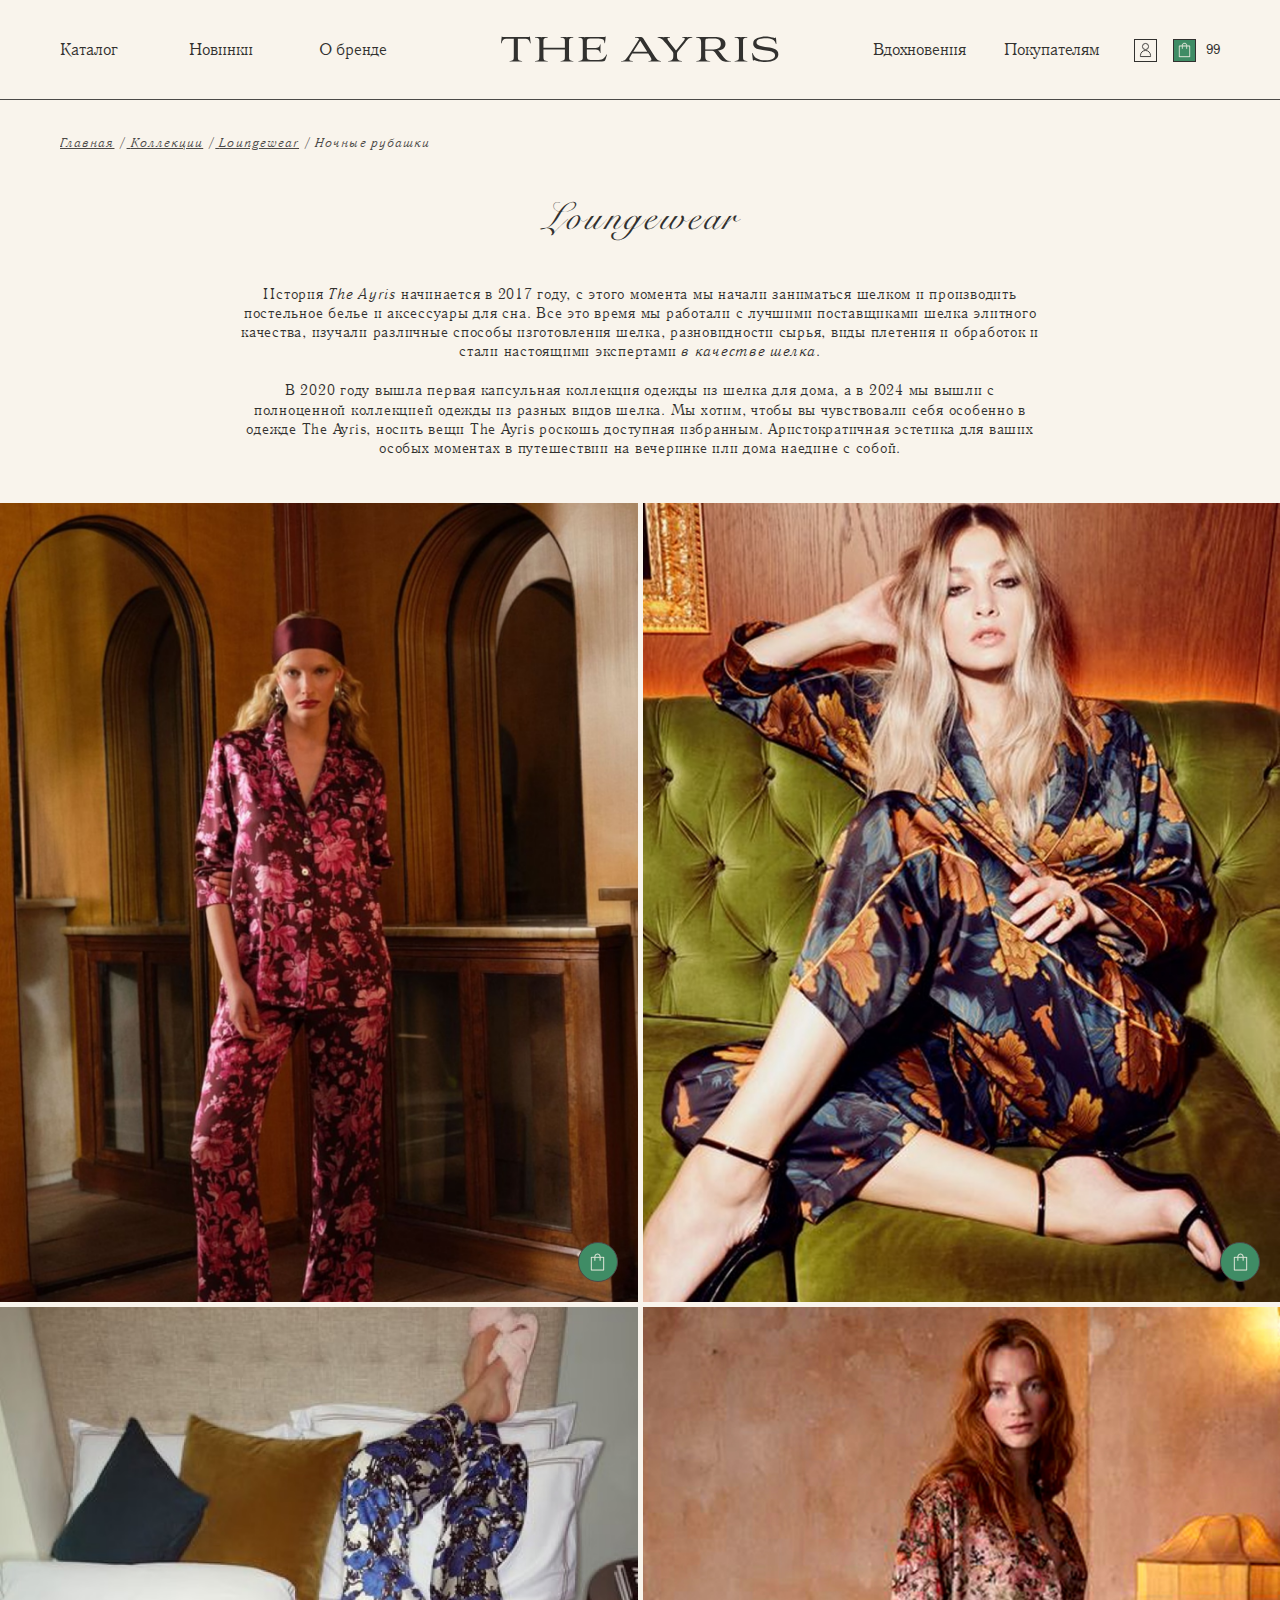
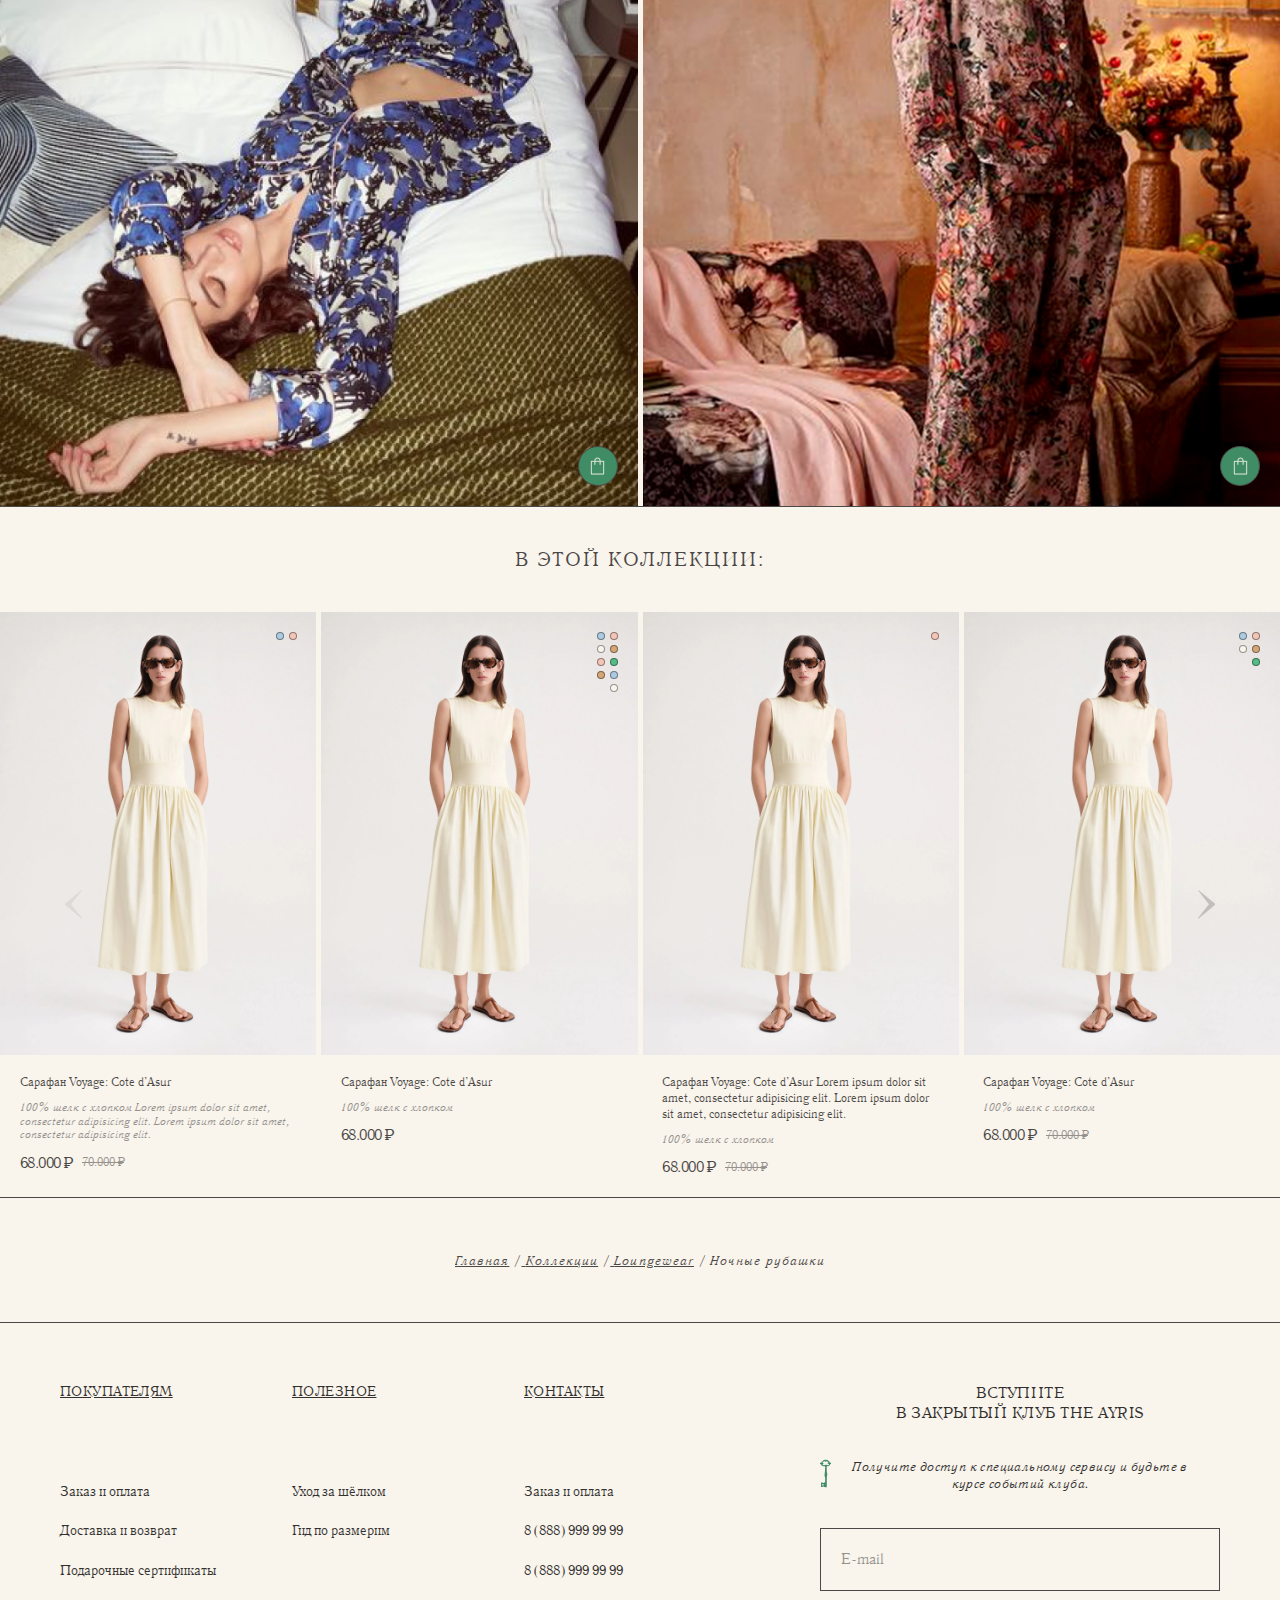
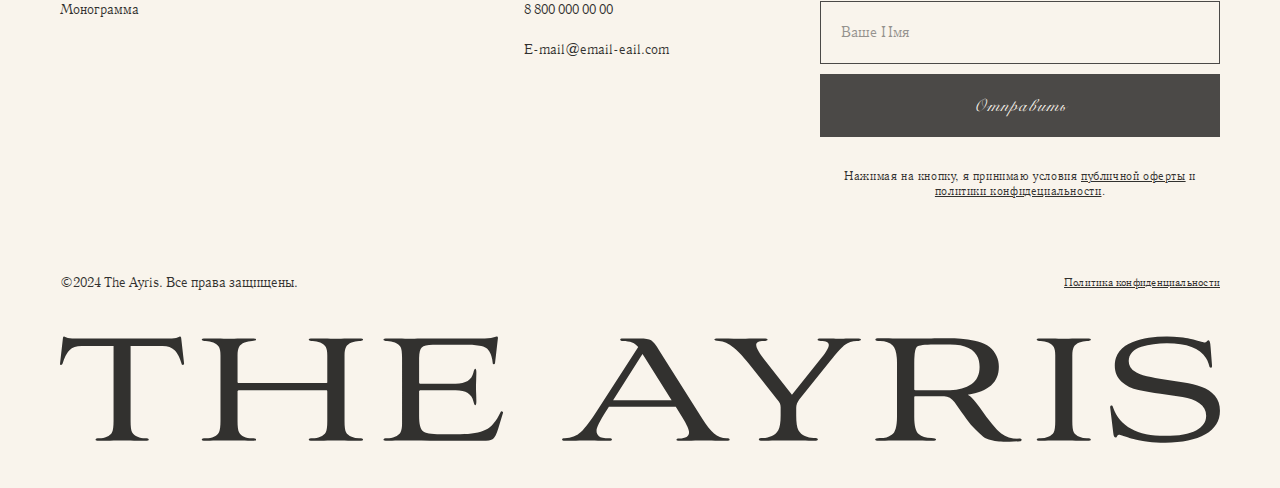
<file: inspiration-v2.html>
<!DOCTYPE html>
<html lang="en">
<head>
  <meta charset="UTF-8">
  <meta name="viewport"
        content="width=device-width, user-scalable=no, initial-scale=1.0, maximum-scale=1.0, minimum-scale=1.0">
  <meta http-equiv="X-UA-Compatible" content="ie=edge">
  <link rel="stylesheet" href="./styles/libs/swiper-bundle.min.css">
  <link rel="stylesheet" href="./styles/styles.css">
  <title>Inspiration V2</title>
</head>
<body>
<header class="header" id="headerMain">
  <!--  Header burger menu  -->
  <button class="header-burger-button" id="hamburgerButton" type="button">
    <svg width="23" height="17" viewBox="0 0 23 17" fill="none" xmlns="http://www.w3.org/2000/svg">
      <line y1="0.5" x2="23" y2="0.5" stroke="#F9F4EC"/>
      <line y1="8.5" x2="23" y2="8.5" stroke="#F9F4EC"/>
      <line y1="16.5" x2="23" y2="16.5" stroke="#F9F4EC"/>
    </svg>
  </button>
  <!--  Header burger menu  -->

  <!--  Header logo  -->
  <a class="header__logo-wrapper" href="/">
    <svg class="header__logo" width="312" height="29" viewBox="0 0 312 29" fill="none" xmlns="http://www.w3.org/2000/svg">
      <title>THE AYRIS</title>
      <path d="M14.394 22.7071V2.51846H5.7972C4.38203 2.51846 3.2958 2.89654 2.5385 3.65268C1.78121 4.40882 1.17248 5.5939 0.712317 7.20793C0.613463 7.50276 0.46605 7.6519 0.268344 7.6519C0.0376857 7.6519 -0.043825 7.45766 0.0220773 7.05878L0.762611 0.494572C0.793828 0.173732 0.910024 0.000305176 1.10773 0.000305176C1.20658 0.0267551 1.30076 0.0682874 1.38695 0.123438C1.61396 0.234894 1.85399 0.31762 2.10147 0.369705C2.50651 0.461062 2.92113 0.50299 3.33627 0.494572H29.9833C30.3979 0.50285 30.8119 0.460923 31.2164 0.369705C31.4649 0.317396 31.7061 0.234685 31.9344 0.123438C32.0177 0.0687787 32.109 0.0272497 32.2049 0.000305176C32.4362 0.000305176 32.568 0.165061 32.6003 0.494572L33.3409 7.05878C33.4068 7.4542 33.3079 7.6519 33.0443 7.6519C32.8137 7.6519 32.6819 7.50276 32.6506 7.20793C32.1882 5.58928 31.5789 4.40419 30.8227 3.65268C30.0666 2.90116 28.9838 2.52309 27.5744 2.51846H18.9759V22.7071C18.9759 24.1882 19.1077 25.1917 19.3713 25.7178C19.7089 26.2823 20.2326 26.7116 20.8524 26.9318C21.4768 27.1983 22.1471 27.3409 22.826 27.3515C23.5197 27.3515 23.8666 27.4833 23.8666 27.7469C23.8666 27.9446 23.5706 28.0434 22.9786 28.0434C22.3196 28.0434 21.2993 28.0267 19.9176 27.9932C18.536 27.9596 17.4665 27.9434 16.7092 27.9446C15.9196 27.9446 14.8339 27.9608 13.4523 27.9932C12.0706 28.0255 11.0665 28.0423 10.4398 28.0434C9.84903 28.0434 9.55305 27.9446 9.55189 27.7469C9.55189 27.4833 9.89875 27.3515 10.5925 27.3515C11.2713 27.3409 11.9416 27.1983 12.5661 26.9318C13.2598 26.6531 13.7373 26.2485 13.9986 25.7178C14.2599 25.1871 14.3917 24.1835 14.394 22.7071Z" fill="black"/>
      <path d="M43.1537 22.707V5.08513C43.1537 4.0966 43.0225 3.3393 42.76 2.81324C42.4641 2.28833 41.9536 1.88367 41.2287 1.59925C40.5856 1.33598 39.8995 1.1937 39.2048 1.17955C38.481 1.17955 38.1191 1.04775 38.1191 0.784141C38.1191 0.588747 38.4319 0.490472 39.0574 0.489316C39.7141 0.489316 40.7506 0.505502 42.1669 0.537875C43.5832 0.570248 44.6695 0.587013 45.4256 0.588169C46.2141 0.588169 47.3079 0.571404 48.7069 0.537875C50.1058 0.504346 51.1343 0.488159 51.7921 0.489316C52.4165 0.489316 52.7304 0.588169 52.7304 0.784141C52.7304 1.04775 52.3685 1.17955 51.6447 1.17955C50.9577 1.19237 50.2793 1.33476 49.6451 1.59925C48.9375 1.87789 48.4357 2.28255 48.1398 2.81324C47.8761 3.34045 47.7443 4.09775 47.7443 5.08513V12.1401C47.7443 12.3708 47.8432 12.487 48.0409 12.487H71.6356C71.6691 12.492 71.7033 12.489 71.7355 12.4784C71.7676 12.4678 71.7968 12.4498 71.8208 12.4258C71.8447 12.4019 71.8627 12.3727 71.8733 12.3405C71.8839 12.3084 71.8869 12.2742 71.8819 12.2407V5.08513C71.8819 4.0966 71.7507 3.3393 71.4882 2.81324C71.1922 2.28833 70.6905 1.88367 69.9829 1.59925C69.3482 1.33686 68.6699 1.19625 67.9833 1.18476C67.2583 1.18476 66.8976 1.05295 66.8976 0.789344C66.8976 0.59395 67.2104 0.495675 67.8358 0.494518C68.4937 0.494518 69.5216 0.510705 70.9194 0.543078C72.3172 0.575451 73.3953 0.592216 74.1538 0.593372C74.9423 0.593372 76.0447 0.576607 77.461 0.543078C78.8774 0.509549 79.9139 0.493362 80.5706 0.494518C81.1949 0.494518 81.5088 0.593372 81.5088 0.789344C81.5088 1.05295 81.1464 1.18476 80.4214 1.18476C79.735 1.19775 79.0572 1.34014 78.4236 1.60445C77.7148 1.88309 77.213 2.28775 76.9182 2.81844C76.6546 3.34566 76.5228 4.10296 76.5228 5.09033V22.707C76.5228 24.254 76.6546 25.2576 76.9182 25.7177C77.213 26.245 77.7148 26.6496 78.4236 26.9317C79.057 27.1968 79.7349 27.3393 80.4214 27.3514C81.1464 27.3514 81.5088 27.4832 81.5088 27.7468C81.5088 27.9445 81.1949 28.0434 80.5706 28.0434C79.9116 28.0434 78.8832 28.0266 77.4853 27.9931C76.0875 27.9596 75.0099 27.9434 74.2526 27.9445C73.4618 27.9445 72.3675 27.9607 70.9697 27.9931C69.5719 28.0255 68.5272 28.0422 67.8358 28.0434C67.2104 28.0434 66.8976 27.9445 66.8976 27.7468C66.8976 27.4832 67.2583 27.3514 67.9833 27.3514C68.6703 27.3391 69.3488 27.1967 69.9829 26.9317C70.6893 26.6531 71.1911 26.2484 71.4882 25.7177C71.7507 25.2553 71.8819 24.2517 71.8819 22.707V14.8092C71.8819 14.5785 71.8004 14.4623 71.6356 14.4623H48.0912C48.0441 14.4557 47.9961 14.4601 47.951 14.4751C47.9059 14.4902 47.8649 14.5156 47.8312 14.5492C47.7976 14.5829 47.7722 14.6239 47.7572 14.669C47.7421 14.7141 47.7377 14.7621 47.7443 14.8092V22.707C47.7443 24.1881 47.8761 25.1917 48.1398 25.7177C48.7641 26.8034 49.9324 27.3462 51.6447 27.3462C52.3673 27.3462 52.7292 27.478 52.7304 27.7416C52.7304 27.9393 52.4165 28.0382 51.7921 28.0382C51.1331 28.0382 50.1047 28.0214 48.7069 27.9879C47.309 27.9544 46.2315 27.9382 45.4742 27.9393C44.6857 27.9393 43.5832 27.9555 42.1669 27.9879C40.7506 28.0203 39.7141 28.037 39.0574 28.0382C38.4307 28.0382 38.118 27.9393 38.1191 27.7416C38.1191 27.478 38.481 27.3462 39.2048 27.3462C40.9495 27.3462 42.1346 26.8034 42.76 25.7177C43.0225 25.0934 43.1537 24.0898 43.1537 22.707Z" fill="black"/>
      <path d="M113.365 28.0382H101.665C100.217 28.0382 98.7441 28.0215 97.248 27.988C95.7519 27.9544 94.7726 27.9382 94.3102 27.9394C93.554 27.9394 92.4846 27.9556 91.1018 27.988C89.719 28.0203 88.6992 28.0371 88.0425 28.0382C87.3488 28.0382 87.002 27.9394 87.002 27.7417C87.002 27.4781 87.3297 27.3463 87.9887 27.3463C88.7026 27.3374 89.4084 27.195 90.0699 26.9266C90.7925 26.6479 91.3024 26.2433 91.5995 25.7126C91.8631 25.1877 91.9949 24.431 91.9949 23.4424V5.82572C91.9949 4.31112 91.8631 3.30698 91.5995 2.81329C91.3035 2.28839 90.7936 1.88372 90.0699 1.5993C89.4081 1.33181 88.7025 1.1895 87.9887 1.17961C87.3297 1.17961 87.002 1.0478 87.002 0.784195C87.002 0.588801 87.3488 0.490525 88.0425 0.489369C88.6669 0.489369 89.6536 0.505556 91.0029 0.537929C92.3522 0.570302 93.3893 0.587067 94.1142 0.588223C94.7721 0.588223 95.7675 0.571458 97.1006 0.537929C98.4337 0.5044 99.4291 0.488213 100.087 0.489369H114.114C114.717 0.498235 115.32 0.456466 115.916 0.364502C116.269 0.314411 116.618 0.231977 116.956 0.118236C117.1 0.0560299 117.253 0.016258 117.409 0.000305176C117.737 0.000305176 117.853 0.215355 117.756 0.641985L117.015 7.05878C117.022 7.12709 117.01 7.19595 116.979 7.25735C116.948 7.31876 116.901 7.37018 116.842 7.40564C116.795 7.43862 116.739 7.45632 116.681 7.45632C116.624 7.45632 116.568 7.43862 116.521 7.40564C116.465 7.35778 116.422 7.29665 116.396 7.22785C116.37 7.15906 116.362 7.08482 116.372 7.01196C116.306 6.22389 116.123 5.45004 115.829 4.71579C115.621 4.1912 115.311 3.71312 114.917 3.30929C114.57 2.98094 114.035 2.73409 113.311 2.56876C112.663 2.41453 112.003 2.31475 111.339 2.27046C110.746 2.23925 109.873 2.22306 108.722 2.22191H100.283C98.7684 2.22191 97.7729 2.45314 97.2966 2.91561C96.8202 3.37808 96.5821 4.4146 96.5821 6.02516V12.2911C96.5821 12.5547 96.6965 12.6865 96.9289 12.6865H106.407C109.139 12.6865 110.735 11.6829 111.195 9.6758C111.358 9.01678 111.522 8.68726 111.688 8.68726C111.885 8.68726 111.984 9.01678 111.984 9.6758C111.984 10.0383 111.967 10.6869 111.936 11.6251C111.904 12.5634 111.885 13.2137 111.885 13.5744C111.885 13.9352 111.901 14.5786 111.936 15.4995C111.97 16.4204 111.984 17.0794 111.984 17.4748C111.984 18.1338 111.885 18.4616 111.688 18.4616C111.514 18.4616 111.358 18.1338 111.195 17.4748C110.767 15.4677 109.171 14.4635 106.407 14.4624H96.9272C96.88 14.4554 96.8318 14.4595 96.7866 14.4744C96.7413 14.4894 96.7001 14.5147 96.6664 14.5485C96.6327 14.5822 96.6073 14.6233 96.5924 14.6686C96.5774 14.7139 96.5733 14.7621 96.5803 14.8092V21.3318C96.5803 23.4696 96.9012 24.827 97.5428 25.4039C98.1845 25.9808 99.7887 26.2699 102.355 26.271H107.636C110.631 26.271 112.91 25.8762 114.473 25.0865C116.036 24.2968 117.361 22.736 118.448 20.404C118.611 20.0415 118.808 19.9774 119.039 20.2063C119.171 20.2722 119.213 20.3797 119.138 20.5531L117.855 24.7986C117.392 26.2797 116.923 27.1931 116.448 27.5388C115.973 27.8845 114.945 28.051 113.365 28.0382Z" fill="black"/>
      <path d="M167.489 21.8832L165.622 18.9037H147.636L146.861 20.1177C145.164 22.7931 144.315 24.5274 144.315 25.3205C144.302 25.6005 144.353 25.8798 144.464 26.1371C144.575 26.3944 144.744 26.6228 144.957 26.8051C145.384 27.167 146.288 27.3479 147.671 27.3479C148.191 27.3479 148.46 27.4641 148.46 27.6948C148.46 27.9254 148.214 28.0416 147.72 28.0416C147.026 28.0416 146.022 28.0248 144.709 27.9913C143.395 27.9578 142.409 27.9416 141.749 27.9428C141.089 27.9428 140.094 27.9589 138.762 27.9913C137.43 28.0237 136.435 28.0405 135.776 28.0416C135.282 28.0416 135.035 27.926 135.035 27.6948C135.035 27.4658 135.281 27.3479 135.776 27.3479C137.486 27.3479 138.925 26.797 140.094 25.6951C141.263 24.5933 142.801 22.5445 144.709 19.5489L155.52 2.81665C154.697 1.731 153.315 1.1876 151.374 1.18644C150.912 1.18644 150.68 1.05464 150.68 0.791026C150.68 0.595054 150.893 0.496201 151.322 0.496201H155.954C157.413 0.496201 158.426 0.669628 158.992 1.01648C159.559 1.36334 160.297 2.29637 161.207 3.81559L172.808 22.178C173.893 23.9031 174.93 25.1974 175.917 26.0611C176.85 26.9038 178.066 27.3655 179.323 27.3548C179.849 27.3548 180.112 27.4866 180.112 27.7502C180.112 27.948 179.849 28.0468 179.323 28.0468C178.629 28.0468 177.601 28.03 176.238 27.9965C174.875 27.963 173.831 27.9468 173.108 27.948C172.386 27.948 171.294 27.9641 169.83 27.9965C168.366 28.0289 167.273 28.0457 166.55 28.0468C166.056 28.0468 165.81 27.948 165.81 27.7502C165.81 27.519 166.057 27.4034 166.55 27.4034C168.313 27.4034 169.195 26.8438 169.195 25.7246C169.195 25.0644 168.626 23.784 167.489 21.8832ZM156.672 4.66885L148.765 17.1278H164.5L156.672 4.66885Z" fill="black"/>
      <path d="M193.829 21.226V19.2021C193.849 18.7998 193.79 18.3973 193.656 18.0176C193.431 17.5925 193.157 17.195 192.841 16.8331L185.931 8.09587C184.088 5.76039 182.492 4.04057 181.143 2.93642C179.794 1.83226 178.494 1.24839 177.243 1.1848C176.421 1.1189 176.008 0.987097 176.008 0.789391C176.008 0.591684 176.337 0.494565 176.996 0.494565C177.818 0.494565 178.739 0.510751 179.759 0.543124C180.779 0.575497 181.766 0.592262 182.721 0.593418C183.741 0.593418 184.965 0.576653 186.393 0.543124C187.821 0.509595 188.78 0.493408 189.272 0.494565C189.965 0.494565 190.312 0.59284 190.312 0.789391C190.312 1.053 189.965 1.1848 189.272 1.1848C187.929 1.1848 187.257 1.53166 187.256 2.22537C187.256 3.01851 187.961 4.30533 189.37 6.08585L196.873 15.6608L204.817 5.70778C206.131 4.10185 206.788 2.95492 206.788 2.26699C206.788 1.54553 206.065 1.1848 204.62 1.1848C204.059 1.1848 203.779 1.053 203.78 0.789391C203.78 0.593996 204.043 0.495721 204.569 0.494565C205.457 0.494565 206.386 0.510751 207.356 0.543124C208.327 0.575497 209.108 0.592262 209.701 0.593418C210.326 0.593418 211.098 0.576653 212.02 0.543124C212.941 0.509595 213.715 0.493408 214.34 0.494565C215.063 0.494565 215.425 0.59284 215.426 0.789391C215.426 1.053 215.064 1.1848 214.34 1.1848C213.057 1.21718 211.996 1.55305 211.156 2.19241C210.317 2.83178 208.929 4.3643 206.994 6.78996L198.886 16.8591C198.308 17.6523 198.019 18.4275 198.019 19.1848V21.2122C198.019 23.0933 198.216 24.4292 198.611 25.22C199.005 25.9076 199.614 26.4463 200.345 26.7531C201.07 27.1006 201.861 27.2864 202.665 27.2977C203.455 27.2977 203.85 27.4289 203.85 27.6914C203.85 27.9226 203.521 28.0382 202.863 28.0382C202.072 28.0382 200.912 28.0215 199.382 27.9879C197.853 27.9544 196.726 27.9382 196.002 27.9394C195.244 27.9394 194.108 27.9556 192.596 27.9879C191.084 28.0203 189.866 28.0371 188.942 28.0382C188.285 28.0382 187.956 27.9226 187.955 27.6914C187.955 27.4301 188.334 27.2989 189.091 27.2977C189.911 27.2912 190.719 27.1059 191.46 26.7549C192.191 26.4487 192.8 25.9105 193.194 25.2235C193.619 24.4674 193.83 23.1349 193.829 21.226Z" fill="black"/>
      <path d="M225.133 7.20784C225.133 4.77062 224.746 3.16584 223.973 2.39351C223.199 1.62118 222.072 1.21652 220.591 1.17952C219.737 1.17952 219.309 1.06391 219.308 0.832669C219.308 0.56906 219.655 0.437256 220.348 0.437256C221.302 0.437256 222.511 0.45402 223.976 0.48755C225.441 0.521079 226.733 0.537265 227.851 0.536109C228.936 0.536109 230.786 0.519923 233.4 0.48755C236.014 0.455177 237.749 0.438412 238.603 0.437256C240.018 0.437256 241.269 0.4783 242.354 0.560389C243.584 0.665505 244.805 0.855572 246.008 1.12923C247.185 1.36071 248.318 1.77688 249.364 2.3623C250.292 2.92921 251.064 3.71837 251.61 4.65847C252.236 5.72725 252.553 6.94927 252.524 8.18771C252.524 12.3014 249.743 14.7872 244.181 15.6451C244.939 16.0382 246.008 17.1897 247.389 19.0997C249.89 22.7209 251.815 25.0408 253.166 26.0594C254.516 27.0779 256.178 27.5404 258.15 27.4468C258.23 27.4408 258.311 27.4507 258.387 27.476C258.463 27.5013 258.534 27.5415 258.594 27.5942C258.64 27.6325 258.671 27.6865 258.68 27.7459C258.69 27.8054 258.677 27.8661 258.644 27.9168C258.599 27.9808 258.54 28.0339 258.472 28.0723C258.403 28.1107 258.327 28.1334 258.249 28.1387C257.262 28.237 256.324 28.2862 255.436 28.2862C254.119 28.2862 253.165 28.27 252.573 28.2376C251.829 28.1766 251.093 28.0442 250.375 27.8422C249.64 27.6742 248.944 27.3637 248.327 26.9282C247.616 26.3532 246.94 25.7352 246.303 25.0778C245.398 24.1639 244.565 23.1817 243.811 22.1399C243.002 21.0381 241.94 19.5495 240.627 17.6742C239.839 16.6197 238.901 16.0763 237.814 16.044H230.064C229.866 16.044 229.767 16.1601 229.767 16.3908V21.5728C229.767 23.9742 230.162 25.5292 230.952 26.238C231.741 26.9467 232.893 27.3005 234.408 27.2994C235.23 27.3653 235.641 27.4965 235.641 27.693C235.641 27.9243 235.312 28.0399 234.654 28.0399C233.7 28.0399 232.458 28.0231 230.927 27.9896C229.397 27.9561 228.27 27.9399 227.547 27.941C226.79 27.941 225.622 27.9572 224.042 27.9896C222.463 28.022 221.196 28.0387 220.241 28.0399C219.582 28.0399 219.254 27.9237 219.254 27.693C219.254 27.4976 219.665 27.3664 220.487 27.2994C221.092 27.3154 221.698 27.2572 222.289 27.1259C222.795 26.9804 223.272 26.7454 223.695 26.4322C224.19 26.0854 224.552 25.5113 224.783 24.698C225.013 23.8846 225.13 22.8475 225.13 21.5641L225.133 7.20784ZM230.069 14.4137H239.399C241.736 14.4137 243.644 13.8935 245.122 12.8529C246.601 11.8123 247.342 10.2578 247.344 8.18944C247.344 4.14281 244.695 2.1195 239.397 2.1195H235.152C232.517 2.1195 230.962 2.33339 230.487 2.76118C230.012 3.18896 229.773 4.65327 229.771 7.15408V14.1172C229.765 14.1576 229.768 14.1989 229.781 14.2377C229.794 14.2765 229.816 14.3117 229.845 14.3405C229.874 14.3693 229.909 14.391 229.948 14.4037C229.987 14.4164 230.028 14.4198 230.069 14.4137Z" fill="black"/>
      <path d="M267.697 22.707V5.08513C267.697 4.0966 267.565 3.3393 267.302 2.81324C267.004 2.28833 266.503 1.88367 265.796 1.59925C265.162 1.33476 264.484 1.19237 263.797 1.17955C263.074 1.17955 262.712 1.04775 262.711 0.784141C262.711 0.588747 263.007 0.490472 263.601 0.489316C264.257 0.489316 265.294 0.505502 266.71 0.537875C268.126 0.570248 269.212 0.587013 269.967 0.588169C270.723 0.588169 271.809 0.571404 273.226 0.537875C274.642 0.504346 275.679 0.488159 276.335 0.489316C276.96 0.489316 277.274 0.588169 277.274 0.784141C277.274 1.04775 276.911 1.17955 276.186 1.17955C275.499 1.19398 274.82 1.33814 274.187 1.60445C273.478 1.88309 272.976 2.28775 272.681 2.81844C272.418 3.34566 272.286 4.10296 272.286 5.09033V22.707C272.286 24.1881 272.418 25.1917 272.681 25.7177C272.976 26.245 273.478 26.6496 274.187 26.9317C274.82 27.1968 275.498 27.3393 276.184 27.3514C276.909 27.3514 277.272 27.4832 277.272 27.7468C277.272 27.9445 276.958 28.0434 276.334 28.0434C275.675 28.0434 274.646 28.0266 273.248 27.9931C271.851 27.9596 270.776 27.9416 270.024 27.9393C269.266 27.9393 268.18 27.9555 266.766 27.9879C265.352 28.0203 264.299 28.037 263.608 28.0382C263.014 28.0382 262.718 27.9393 262.718 27.7416C262.718 27.478 263.08 27.3462 263.804 27.3462C264.491 27.3342 265.169 27.1918 265.803 26.9265C266.511 26.6479 267.013 26.2432 267.308 25.7125C267.567 25.1911 267.697 24.1893 267.697 22.707Z" fill="black"/>
      <path d="M309.476 2.7647L309.872 7.84785C309.878 7.92821 309.868 8.009 309.843 8.08553C309.818 8.16205 309.777 8.23277 309.724 8.29356C309.681 8.34116 309.623 8.37212 309.56 8.381C309.496 8.38989 309.432 8.37611 309.377 8.34211C309.303 8.29421 309.241 8.22863 309.198 8.15119C309.155 8.07375 309.131 7.98683 309.129 7.89814C308.142 3.85151 304.358 1.8282 297.777 1.8282C296.558 1.82225 295.341 1.89582 294.131 2.04845C293.027 2.19364 291.937 2.43327 290.873 2.7647C289.82 3.09421 288.989 3.57981 288.381 4.22149C288.081 4.53241 287.846 4.89951 287.689 5.30164C287.533 5.70376 287.457 6.13296 287.467 6.56449C287.458 7.08253 287.577 7.59468 287.814 8.05546C288.051 8.51624 288.398 8.91138 288.825 9.20578C289.73 9.88099 290.898 10.3747 292.33 10.6868C293.761 10.999 295.344 11.2881 297.08 11.554L302.338 12.3656C303.972 12.6081 305.579 13.0035 307.139 13.5467C308.502 14.012 309.713 14.84 310.642 15.9417C311.547 17.0285 312 18.3621 312 19.9426C312 22.6747 310.691 24.7888 308.075 26.2849C305.459 27.781 301.863 28.5296 297.29 28.5307C296.402 28.5307 295.579 28.5146 294.822 28.4822C294.064 28.4498 293.333 28.3839 292.626 28.2845C291.917 28.1856 291.343 28.1024 290.892 28.0382C290.441 27.974 289.896 27.8648 289.239 27.6914C288.582 27.5179 288.127 27.4121 287.881 27.3445C287.635 27.2769 287.174 27.1312 286.494 26.9005C285.814 26.6699 285.399 26.5381 285.235 26.5051C284.808 26.375 284.52 26.4479 284.368 26.7271C284.215 27.0063 284.097 27.1468 283.998 27.1468C283.603 27.1468 283.371 26.7358 283.304 25.9137L282.467 19.0027C282.467 18.7061 282.597 18.5587 282.86 18.5587C283.034 18.5587 283.157 18.7321 283.256 19.0512C285.072 24.1558 289.748 26.708 297.284 26.708C301.003 26.708 303.767 26.2247 305.578 25.2582C307.388 24.2916 308.293 22.9713 308.292 21.2971C308.292 19.8877 307.682 18.7645 306.464 17.9274C305.245 17.0903 303.731 16.5377 301.92 16.2695L295.998 15.3885C293.861 15.0717 291.888 14.7248 290.079 14.3479C288.269 13.971 286.755 13.231 285.536 12.128C284.319 11.025 283.71 9.58501 283.71 7.80796C283.71 6.29568 284.13 5.00422 284.969 3.9336C285.809 2.86298 286.955 2.05365 288.408 1.50562C289.842 0.966927 291.329 0.578679 292.843 0.347132C294.46 0.109477 296.094 -0.00646602 297.728 0.000278059C298.916 -0.00322511 300.103 0.06279 301.284 0.197985C302.402 0.329789 303.265 0.461594 303.875 0.593398C304.484 0.725203 305.183 0.89863 305.973 1.11368C306.763 1.32873 307.289 1.46863 307.551 1.53337C307.947 1.6328 308.243 1.5669 308.441 1.33567C308.639 1.10674 308.802 0.988812 308.933 0.988812C309.231 0.987655 309.412 1.57962 309.476 2.7647Z" fill="black"/>
    </svg>
  </a>
  <!--  Header logo  -->

  <!--  Mobile user menu  -->
  <div class="header-menu__item_user_mobile">
    <a class="header-menu__item_user-link" href="/">
      <svg class="header-menu__item_user-link-icon" width="23" height="23" viewBox="0 0 23 23" fill="none" xmlns="http://www.w3.org/2000/svg">
        <circle cx="11.5" cy="7.5" r="3.05" stroke="#F9F4EC" stroke-width="0.9"/>
        <path d="M6.45 16.5C6.45 13.711 8.71096 11.45 11.5 11.45C14.289 11.45 16.55 13.711 16.55 16.5V17.55H6.45V16.5Z" stroke="#F9F4EC" stroke-width="0.9"/>
        <rect x="0.5" y="0.5" width="22" height="22" stroke="#F9F4EC"/>
      </svg>
    </a>
    <button type="button" data-sidebar-open-button="cartSidebar" class="header-menu__item_user-link active">
      <svg class="header-menu__item_user-link-icon" width="23" height="23" viewBox="0 0 23 23" fill="none" xmlns="http://www.w3.org/2000/svg">
        <rect x="0.5" y="0.5" width="22" height="22" stroke="#F9F4EC"/>
        <path d="M16.7801 6.70964H13.92V6.4839C13.92 5.11423 12.8343 4 11.5 4C10.1657 4 9.07998 5.11423 9.07998 6.4839V6.70964H6.21993C6.09852 6.70964 6 6.81077 6 6.93538V17.7743C6 17.899 6.09852 18 6.21993 18H16.7801C16.9015 18 17 17.8989 17 17.7743V6.93538C17 6.81077 16.9015 6.70964 16.7801 6.70964ZM9.51999 6.4839C9.51999 5.3633 10.4082 4.45163 11.5 4.45163C12.5918 4.45163 13.48 5.3633 13.48 6.4839V6.70964H9.51999V6.4839ZM16.56 17.5485H6.44002V7.16127H9.07998V9.64518C9.07998 9.76995 9.1785 9.87092 9.29991 9.87092C9.42132 9.87092 9.51984 9.76979 9.51984 9.64518V7.16127H13.4799V9.64518C13.4799 9.76995 13.5784 9.87092 13.6998 9.87092C13.8212 9.87092 13.9197 9.76979 13.9197 9.64518V7.16127H16.5597V17.5485H16.56Z" fill="#F9F4EC" stroke="#F9F4EC" stroke-width="0.3"/>
      </svg>
      <span class="header-menu__item_user-link-count">99</span>
    </button>
  </div>
  <!--  Mobile user menu  -->

  <div class="header-menu-wrapper" id="headerMenu">
    <nav class="header-menu">

      <div class="header-menu__mobile-header">
        <div class="header-menu__mobile-header-title">Меню</div>
        <button type="button" class="header-menu__mobile-button" id="closeMenuButton">
          <svg width="17" height="13" viewBox="0 0 17 13" fill="none" xmlns="http://www.w3.org/2000/svg">
            <path d="M2.84615 1.043H2.23515C2.21782 1.043 2.17448 1.04733 2.10515 1.056C2.03582 1.056 1.96215 1.07767 1.88415 1.121C1.81482 1.15567 1.74982 1.21633 1.68915 1.303C1.62848 1.381 1.59815 1.498 1.59815 1.654V11.95C1.59815 12.106 1.62848 12.223 1.68915 12.301C1.74982 12.3877 1.81482 12.4483 1.88415 12.483C1.96215 12.5263 2.03582 12.548 2.10515 12.548C2.17448 12.5567 2.21782 12.561 2.23515 12.561H2.84615V12.886H0.66215V0.717999H2.84615V1.043ZM9.75717 4.865C9.79184 4.82167 9.81784 4.77833 9.83517 4.735C9.86117 4.683 9.87417 4.62667 9.87417 4.566C9.87417 4.45333 9.82651 4.35367 9.73117 4.267C9.64451 4.17167 9.50584 4.124 9.31517 4.124H9.27617V3.994H11.1872V4.124C10.9618 4.15 10.7842 4.21933 10.6542 4.332C10.5242 4.44467 10.4245 4.54867 10.3552 4.644L8.96417 6.568L10.6282 9.259C10.7235 9.415 10.8492 9.54933 11.0052 9.662C11.1612 9.766 11.3302 9.83533 11.5122 9.87V10H9.27617V9.87C9.44951 9.87 9.57951 9.82667 9.66617 9.74C9.75284 9.65333 9.79617 9.571 9.79617 9.493C9.79617 9.47567 9.78751 9.44967 9.77017 9.415C9.76151 9.37167 9.73117 9.30667 9.67917 9.22L8.47017 7.283L7.13117 9.337C7.08784 9.40633 7.06617 9.467 7.06617 9.519C7.06617 9.63167 7.12684 9.71833 7.24817 9.779C7.37817 9.83967 7.50384 9.87 7.62517 9.87H7.67717V10H5.70117V9.87C5.81384 9.844 5.96984 9.78333 6.16917 9.688C6.37717 9.584 6.57217 9.402 6.75417 9.142L8.24917 6.971L7.02717 4.917C7.00117 4.88233 6.96217 4.826 6.91017 4.748C6.85817 4.66133 6.78884 4.57467 6.70217 4.488C6.61551 4.40133 6.51151 4.32333 6.39017 4.254C6.26884 4.18467 6.13017 4.14133 5.97417 4.124V3.994H8.24917V4.124H8.15817C8.03684 4.124 7.93717 4.15433 7.85917 4.215C7.78117 4.27567 7.74217 4.36233 7.74217 4.475C7.74217 4.51833 7.75084 4.566 7.76817 4.618C7.79417 4.67 7.81584 4.709 7.83317 4.735L8.78217 6.295L9.75717 4.865ZM16.55 0.717999V12.886H14.366V12.561H14.977C14.9943 12.561 15.0376 12.5567 15.107 12.548C15.1763 12.548 15.2456 12.5263 15.315 12.483C15.393 12.4483 15.4623 12.3877 15.523 12.301C15.5836 12.223 15.614 12.106 15.614 11.95V1.654C15.614 1.498 15.5836 1.381 15.523 1.303C15.4623 1.21633 15.393 1.15567 15.315 1.121C15.2456 1.07767 15.1763 1.056 15.107 1.056C15.0376 1.04733 14.9943 1.043 14.977 1.043H14.366V0.717999H16.55Z" fill="#4B4947"/>
          </svg>
        </button>
      </div>

      <ul class="header-menu__list">
        <li class="header-menu__item">

          <!--  Header menu item with drop down menu  -->
          <div class="header-menu__item-drop-menu-wrapper">
            <span class="header-menu__item-name">Каталог</span>
            <!-- Menu drop  -->
            <div class="menu-drop">
              <div class="menu-drop-lists-picture">
                <div class="menu-drop__section">

                  <!-- Menu drop / list wrapper  -->
                  <div class="menu-drop__list-wrapper mobile-drop-down">
                    <div class="menu-drop__list-title">Категории</div>
                    <button class="mobile-drop-down-button">Категории</button>
                    <ul class="menu-drop__list mobile-drop-down-list">
                      <li class="menu-drop__list-item">
                        <a title="Платья"
                           data-menu-drop-image="CategoryPicture"
                           data-menu-drop-title="Категория"
                           data-menu-drop-name="Платья"
                           class="menu-drop__list-link"
                           href="">
                          Платья
                        </a>
                      </li>
                      <li class="menu-drop__list-item">
                        <a title="Пижамы"
                           data-menu-drop-image="CategoryPicture"
                           data-menu-drop-title="Пижамы"
                           class="menu-drop__list-link"
                           href="">
                          Пижамы
                        </a>
                      </li>
                      <li class="menu-drop__list-item">
                        <a title="Комбинации" class="menu-drop__list-link" href="">
                          Комбинации
                        </a>
                      </li>
                      <li class="menu-drop__list-item">
                        <a title="Халаты" class="menu-drop__list-link" href="">
                          Халаты
                        </a>
                      </li>
                      <li class="menu-drop__list-item">
                        <a title="Топы и рубашки" class="menu-drop__list-link" href="">
                          Топы и рубашки
                        </a>
                      </li>
                      <li class="menu-drop__list-item">
                        <a title="Юбки, шорты, брюки" class="menu-drop__list-link" href="">
                          Юбки, шорты, брюки
                        </a>
                      </li>
                      <li class="menu-drop__list-item">
                        <a title="Костюмы"  class="menu-drop__list-link" href="">
                          Костюмы
                        </a>
                      </li>
                      <li class="menu-drop__list-item">
                        <a title="Категория"  class="menu-drop__list-link" href="">
                          Белье
                        </a>
                      </li>
                      <li class="menu-drop__list-item">
                        <a title="Категория"  class="menu-drop__list-link" href="">
                          Аксессуары
                        </a>
                      </li>
                    </ul>
                  </div>
                  <!-- Menu drop / list wrapper  -->

                </div>

                <div class="menu-drop__section">

                  <!-- Menu drop / list wrapper  -->
                  <div class="menu-drop__list-wrapper mobile-drop-down">
                    <div class="menu-drop__list-title">Коллекции</div>
                    <button class="mobile-drop-down-button">Коллекции</button>
                    <ul class="menu-drop__list mobile-drop-down-list">
                      <li class="menu-drop__list-item">
                        <a title="Коллекции" class="menu-drop__list-link" href="">
                          Для сна и дома
                        </a>
                      </li>
                      <li class="menu-drop__list-item">
                        <a title="Коллекции" class="menu-drop__list-link" href="">
                          Resort
                        </a>
                      </li>
                      <li class="menu-drop__list-item">
                        <a title="Коллекции" class="menu-drop__list-link" href="">
                          Вечерний выход
                        </a>
                      </li>
                      <li class="menu-drop__list-item">
                        <a title="Коллекции" class="menu-drop__list-link" href="">
                          Раскошная база
                        </a>
                      </li>
                      <li class="menu-drop__list-item">
                        <a title="Коллекции" class="menu-drop__list-link" href="">
                          Вечеринка дома
                        </a>
                      </li>
                      <li class="menu-drop__list-item">
                        <a title="Коллекции" class="menu-drop__list-link" href="">
                          Иконы The Ayris
                        </a>
                      </li>
                    </ul>
                  </div>
                  <!-- Menu drop / list wrapper  -->

                </div>
                <div class="menu-drop__section">

                  <!-- Menu drop / list wrapper  -->
                  <div class="menu-drop__list-wrapper mobile-drop-down">
                    <div class="menu-drop__list-title">Материал</div>
                    <button class="mobile-drop-down-button">Материал</button>
                    <ul class="menu-drop__list mobile-drop-down-list">
                      <li class="menu-drop__list-item">
                        <a title="Материал" class="menu-drop__list-link" href="">
                          Шелк-сатин
                        </a>
                      </li>
                      <li class="menu-drop__list-item">
                        <a title="Материал" class="menu-drop__list-link" href="">
                          Шелк-твил
                        </a>
                      </li>
                      <li class="menu-drop__list-item">
                        <a title="Материал" class="menu-drop__list-link" href="">
                          Шелк-креп
                        </a>
                      </li>
                      <li class="menu-drop__list-item">
                        <a title="Материал" class="menu-drop__list-link" href="">
                          Шелк с хлопком
                        </a>
                      </li>
                    </ul>
                  </div>
                  <!-- Menu drop / list wrapper  -->

                </div>

                <div class="menu-drop__picture-section">
                  <div class="menu-drop__list-link-picture">
                    <picture id="linkPicturePlace">
                      <source srcset="images/pictures/CategoryPicture.webp" type="image/webp">
                      <source srcset="images/pictures/CategoryPicture.jpg" type="image/jpg">
                      <img src="images/pictures/CategoryPicture.jpg" alt="Category Picture">
                    </picture>
                    <div class="menu-drop__list-link-picture-title">
                      Категория
                    </div>
                    <div class="menu-drop__list-link-picture-name">
                      Пижамы
                    </div>
                  </div>
                </div>
              </div>
            </div>
            <!-- Menu drop  -->
          </div>
          <!--  Header menu item with drop down menu  -->
        </li>

        <li class="header-menu__item">
          <!--  Header menu item link  -->
          <a title="Новинки" class="header-menu__item-name" href="/">Новинки</a>
          <!--  Header menu item link  -->
        </li>
        <li class="header-menu__item">
          <!--  Header menu item link  -->
          <a title="О бренде" class="header-menu__item-name" href="/">О бренде</a>
          <!--  Header menu item link  -->
        </li>
      </ul>
      <ul class="header-menu__list header-menu__list_end">
        <li class="header-menu__item">
          <!--  Header menu item link  -->
          <a title="Вдохновения" class="header-menu__item-name" href="/">Вдохновения</a>
          <!--  Header menu item link  -->
        </li>
        <li class="header-menu__item">
          <!--  Header menu item link  -->
          <a title="Покупателям" class="header-menu__item-name" href="/">Покупателям</a>
          <!--  Header menu item link  -->
        </li>
        <li class="header-menu__item_user">
          <a class="header-menu__item_user-link" href="/">
            <svg class="header-menu__item_user-link-icon" width="23" height="23" viewBox="0 0 23 23" fill="none" xmlns="http://www.w3.org/2000/svg">
              <circle cx="11.5" cy="7.5" r="3.05" stroke="#F9F4EC" stroke-width="0.9"/>
              <path d="M6.45 16.5C6.45 13.711 8.71096 11.45 11.5 11.45C14.289 11.45 16.55 13.711 16.55 16.5V17.55H6.45V16.5Z" stroke="#F9F4EC" stroke-width="0.9"/>
              <rect x="0.5" y="0.5" width="22" height="22" stroke="#F9F4EC"/>
            </svg>
          </a>
          <button type="button" data-sidebar-open-button="cartSidebar" class="header-menu__item_user-link active">
            <svg class="header-menu__item_user-link-icon" width="23" height="23" viewBox="0 0 23 23" fill="none" xmlns="http://www.w3.org/2000/svg">
              <rect x="0.5" y="0.5" width="22" height="22" stroke="#F9F4EC"/>
              <path d="M16.7801 6.70964H13.92V6.4839C13.92 5.11423 12.8343 4 11.5 4C10.1657 4 9.07998 5.11423 9.07998 6.4839V6.70964H6.21993C6.09852 6.70964 6 6.81077 6 6.93538V17.7743C6 17.899 6.09852 18 6.21993 18H16.7801C16.9015 18 17 17.8989 17 17.7743V6.93538C17 6.81077 16.9015 6.70964 16.7801 6.70964ZM9.51999 6.4839C9.51999 5.3633 10.4082 4.45163 11.5 4.45163C12.5918 4.45163 13.48 5.3633 13.48 6.4839V6.70964H9.51999V6.4839ZM16.56 17.5485H6.44002V7.16127H9.07998V9.64518C9.07998 9.76995 9.1785 9.87092 9.29991 9.87092C9.42132 9.87092 9.51984 9.76979 9.51984 9.64518V7.16127H13.4799V9.64518C13.4799 9.76995 13.5784 9.87092 13.6998 9.87092C13.8212 9.87092 13.9197 9.76979 13.9197 9.64518V7.16127H16.5597V17.5485H16.56Z" fill="#F9F4EC" stroke="#F9F4EC" stroke-width="0.3"/>
            </svg>
            <span class="header-menu__item_user-link-count">99</span>
          </button>
        </li>
      </ul>
    </nav>

    <div class="header-menu-mobile-copy">
      <span>©2024 The Ayris.</span>
      <span>Все права защищены.</span>
    </div>

  </div>
</header>
<main class="main main-top-padding">
  <div class="bread-crumbs-top-left">
    <!--bread-crumbs-->
    <div class="bread-crumbs">
      <ul class="bread-crumbs__list">
        <li class="bread-crumbs__list-item bread-crumbs__list-item_active">
          <a title="Главная" href="">Главная</a>
        </li>
        <li class="bread-crumbs__list-item bread-crumbs__list-item_active">
          <a title="Коллекции"  href="">Коллекции</a>
        </li>
        <li class="bread-crumbs__list-item bread-crumbs__list-item_active">
          <a title="Loungewear" href="">Loungewear</a>
        </li>
        <li class="bread-crumbs__list-item">
          Ночные рубашки
        </li>
      </ul>
    </div>
    <!--bread-crumbs-->

    <a href="/" class="bread-crumbs__back bread-crumbs__back_mobile">
      Назад...
    </a>
  </div>
  <section class="text-section">
    <div class="text-section-wrapper">
      <h2 class="text-section-title">
        Loungewear
      </h2>
      <p class="text-section-descriptor text-section-descriptor_margin-bottom">
        История <i>The Ayris</i> начинается в 2017 году, с этого момента мы начали заниматься шелком
        и производить постельное белье и аксессуары для сна. Все это время мы работали с лучшими поставщиками
        шелка элитного качества, изучали различные способы изготовления шелка, разновидности сырья, виды плетения
        и обработок и стали настоящими экспертами <i>в качестве шелка</i>.
      </p>
      <p class="text-section-descriptor hidden-sm">
        В 2020 году вышла первая капсульная коллекция одежды из шелка для дома, а в 2024 мы вышли
        с полноценной коллекцией одежды из разных видов шелка. Мы хотим, чтобы вы чувствовали себя особенно
        в одежде The Ayris, носить вещи The Ayris роскошь доступная избранным. Аристократичная эстетика для ваших
        особых моментах в путешествии на вечеринке или дома наедине с собой.
      </p>
    </div>
  </section>

  <section class="grid-col-2 grid-col-sm-1 gap">
    <article class="banner">
      <picture class="banner-bg-picture">
        <source srcset="images/page-images/picture_28@1.2.avif" type="image/avif">
        <source srcset="images/page-images/picture_28@1.2.webp" type="image/webp">
        <source srcset="images/page-images/picture_28@1.2.jpg" type="image/jpeg">
        <img src="images/page-images/picture_28@1.2.jpg" alt="Banner">
      </picture>
      <div class="fn-popup product-popup">
        <div class="fn-popup-box product-popup__box">
          <ul class="product-popup__list">
            <li class="product-popup__list-item">
              <picture class="product-popup__picture">
                <source srcset="images/pictures/product_banner1.webp" type="image/webp">
                <source srcset="images/pictures/product_banner1.jpg" type="image/jpeg">
                <img class="product-popup__img" src="images/pictures/product_banner1.jpg" alt="Banner">
              </picture>
              <div class="product-popup__info">
                <h4 class="product-popup__info-title">
                  Шелковое платье Rococo платье Rococo
                </h4>
                <div class="product-popup__info-price-color">
                  <div class="product-popup-price">
                    35.000 ₽
                  </div>
                  <ul class="product-popup-colors-list">
                    <li class="product-popup-colors-list_item" style="background-color: #DDA499"></li>
                  </ul>
                </div>
                <a href="/" title="Шелковое платье Rococo" class="product-popup__link"></a>
              </div>
            </li>
          </ul>
        </div>
        <button type="button" class="fn-popup-button product-popup__button"></button>
      </div>
    </article>
    <article class="banner">
      <picture class="banner-bg-picture">
        <source srcset="images/page-images/picture_29@1.2.avif" type="image/avif">
        <source srcset="images/page-images/picture_29@1.2.webp" type="image/webp">
        <source srcset="images/page-images/picture_29@1.2.jpg" type="image/jpeg">
        <img src="images/page-images/picture_29@1.2.jpg" alt="Banner">
      </picture>
      <div class="fn-popup product-popup">
        <div class="fn-popup-box product-popup__box">
          <ul class="product-popup__list">
            <li class="product-popup__list-item">
              <picture class="product-popup__picture">
                <source srcset="images/page-images/picture_29@1.2.jpg" type="image/webp">
                <source srcset="images/page-images/picture_29@1.2.jpg" type="image/jpeg">
                <img class="product-popup__img" src="images/page-images/picture_29@1.2.jpg" alt="Banner">
              </picture>
              <div class="product-popup__info">
                <h4 class="product-popup__info-title">
                  Шелковое платье Rococo
                </h4>
                <div class="product-popup__info-price-color">
                  <div class="product-popup-price">
                    65.000 ₽
                  </div>
                  <ul class="product-popup-colors-list">
                    <li class="product-popup-colors-list_item" style="background-color: #DDA499"></li>
                    <li class="product-popup-colors-list_item" style="background-color: #D4A676"></li>
                  </ul>
                </div>
                <a href="/" title="Шелковое платье Rococo" class="product-popup__link"></a>
              </div>
            </li>
            <li class="product-popup__list-item">
              <picture class="product-popup__picture">
                <source srcset="images/pictures/product_banner1.webp" type="image/webp">
                <source srcset="images/pictures/product_banner1.jpg" type="image/jpeg">
                <img class="product-popup__img" src="images/pictures/product_banner1.jpg" alt="Banner">
              </picture>
              <div class="product-popup__info">
                <h4 class="product-popup__info-title">
                  Шелковое платье Rococo платье Rococo
                </h4>
                <div class="product-popup__info-price-color">
                  <div class="product-popup-price">
                    35.000 ₽
                  </div>
                  <ul class="product-popup-colors-list">
                    <li class="product-popup-colors-list_item" style="background-color: #DDA499"></li>
                  </ul>
                </div>
                <a href="/" title="Шелковое платье Rococo" class="product-popup__link"></a>
              </div>
            </li>
          </ul>
        </div>
        <button type="button" class="fn-popup-button product-popup__button"></button>
      </div>
    </article>
    <article class="banner">
      <picture class="banner-bg-picture">
        <source srcset="images/page-images/picture_30@1.2.avif" type="image/avif">
        <source srcset="images/page-images/picture_30@1.2.webp" type="image/webp">
        <source srcset="images/page-images/picture_30@1.2.jpg" type="image/jpeg">
        <img src="images/page-images/picture_30@1.2.jpg" alt="Banner">
      </picture>
      <div class="fn-popup product-popup">
        <div class="fn-popup-box product-popup__box">
          <ul class="product-popup__list">
            <li class="product-popup__list-item">
              <picture class="product-popup__picture">
                <source srcset="images/page-images/picture_29@1.2.jpg" type="image/webp">
                <source srcset="images/page-images/picture_29@1.2.jpg" type="image/jpeg">
                <img class="product-popup__img" src="images/page-images/picture_29@1.2.jpg" alt="Banner">
              </picture>
              <div class="product-popup__info">
                <h4 class="product-popup__info-title">
                  Шелковое платье Rococo
                </h4>
                <div class="product-popup__info-price-color">
                  <div class="product-popup-price">
                    65.000 ₽
                  </div>
                  <ul class="product-popup-colors-list">
                    <li class="product-popup-colors-list_item" style="background-color: #DDA499"></li>
                    <li class="product-popup-colors-list_item" style="background-color: #D4A676"></li>
                  </ul>
                </div>
                <a href="/" title="Шелковое платье Rococo" class="product-popup__link"></a>
              </div>
            </li>
            <li class="product-popup__list-item">
              <picture class="product-popup__picture">
                <source srcset="images/pictures/product_banner1.webp" type="image/webp">
                <source srcset="images/pictures/product_banner1.jpg" type="image/jpeg">
                <img class="product-popup__img" src="images/pictures/product_banner1.jpg" alt="Banner">
              </picture>
              <div class="product-popup__info">
                <h4 class="product-popup__info-title">
                  Шелковое платье Rococo платье Rococo
                </h4>
                <div class="product-popup__info-price-color">
                  <div class="product-popup-price">
                    35.000 ₽
                  </div>
                  <ul class="product-popup-colors-list">
                    <li class="product-popup-colors-list_item" style="background-color: #DDA499"></li>
                  </ul>
                </div>
                <a href="/" title="Шелковое платье Rococo" class="product-popup__link"></a>
              </div>
            </li>
          </ul>
        </div>
        <button type="button" class="fn-popup-button product-popup__button"></button>
      </div>
    </article>
    <article class="banner">
      <picture class="banner-bg-picture">
        <source srcset="images/page-images/picture_31@1.2.avif" type="image/avif">
        <source srcset="images/page-images/picture_31@1.2.webp" type="image/webp">
        <source srcset="images/page-images/picture_31@1.2.jpg" type="image/jpeg">
        <img src="images/page-images/picture_31@1.2.jpg" alt="Banner">
      </picture>
      <div class="fn-popup product-popup">
        <div class="fn-popup-box product-popup__box">
          <ul class="product-popup__list">
            <li class="product-popup__list-item">
              <picture class="product-popup__picture">
                <source srcset="images/page-images/picture_31@1.2.jpg" type="image/webp">
                <source srcset="images/page-images/picture_31@1.2.jpg" type="image/jpg">
                <img class="product-popup__img" src="images/page-images/picture_31@1.2.jpg" alt="Banner">
              </picture>
              <div class="product-popup__info">
                <h4 class="product-popup__info-title">
                  Шелковое платье Rococo
                </h4>
                <div class="product-popup__info-price-color">
                  <div class="product-popup-price">
                    65.000 ₽
                  </div>
                  <ul class="product-popup-colors-list">
                    <li class="product-popup-colors-list_item" style="background-color: #DDA499"></li>
                    <li class="product-popup-colors-list_item" style="background-color: #D4A676"></li>
                  </ul>
                </div>
                <a href="/" title="Шелковое платье Rococo" class="product-popup__link"></a>
              </div>
            </li>
            <li class="product-popup__list-item">
              <picture class="product-popup__picture">
                <source srcset="images/pictures/product_banner1.webp" type="image/webp">
                <source srcset="images/pictures/product_banner1.jpg" type="image/jpeg">
                <img class="product-popup__img" src="images/pictures/product_banner1.jpg" alt="Banner">
              </picture>
              <div class="product-popup__info">
                <h4 class="product-popup__info-title">
                  Шелковое платье Rococo платье Rococo
                </h4>
                <div class="product-popup__info-price-color">
                  <div class="product-popup-price">
                    35.000 ₽
                  </div>
                  <ul class="product-popup-colors-list">
                    <li class="product-popup-colors-list_item" style="background-color: #DDA499"></li>
                  </ul>
                </div>
                <a href="/" title="Шелковое платье Rococo" class="product-popup__link"></a>
              </div>
            </li>
          </ul>
        </div>
        <button type="button" class="fn-popup-button product-popup__button"></button>
      </div>
    </article>
  </section>



  <section>
    <div class="section-title section-title_border-top">
      В этой коллекции:
    </div>
    <div id="youWillLikeIt" class="swiper">
      <div class="swiper-wrapper">
        <div class="swiper-slide">
          <!--  Card  -->
          <div class="card">
            <div class="card-top">
              <picture class="card-top__picture">
                <source srcset="images/pictures/card1.webp" type="image/webp">
                <source srcset="images/pictures/card1.jpg" type="image/jpeg">
                <img class="card-top__picture-img" src="images/pictures/card1.jpg" alt="Card">
              </picture>
              <a class="card-top__link" href="/" title="Сарафан Voyage: Сote d’Asur">
                <span class="card-top__link-hidden-text">Сарафан Voyage: Сote d’Asur</span>
              </a>
              <ul class="card-colors">
                <li class="card-colors__item" style="background-color: #F3C5B7"></li>
                <li class="card-colors__item" style="background-color: #ACCAE1"></li>
              </ul>
            </div>
            <div class="card-bottom">
              <h4 class="card-title">
                Сарафан Voyage: Сote d’Asur
              </h4>
              <p class="card-descriptor">
                100% шелк с хлопком Lorem ipsum dolor sit amet, consectetur adipisicing elit. Lorem ipsum dolor sit amet, consectetur adipisicing elit.
              </p>
              <div class="card-price">
                <span class="card-price__value">68.000 ₽</span>
                <span class="card-price__value_old">70.000 ₽</span>
              </div>
            </div>
          </div>
          <!--  Card  -->
        </div>
        <div class="swiper-slide">
          <!--  Card  -->
          <div class="card">
            <div class="card-top">
              <picture class="card-top__picture">
                <source srcset="images/pictures/card1.webp" type="image/webp">
                <source srcset="images/pictures/card1.jpg" type="image/jpeg">
                <img class="card-top__picture-img" src="images/pictures/card1.jpg" alt="Card">
              </picture>
              <a class="card-top__link" href="/" title="Сарафан Voyage: Сote d’Asur">
                <span class="card-top__link-hidden-text">Сарафан Voyage: Сote d’Asur</span>
              </a>
              <ul class="card-colors">
                <li class="card-colors__item" style="background-color: #F3C5B7"></li>
                <li class="card-colors__item" style="background-color: #ACCAE1"></li>
                <li class="card-colors__item" style="background-color: #D4A676"></li>
                <li class="card-colors__item" style="background-color: #F9F4EC"></li>
                <li class="card-colors__item" style="background-color: #55bc88"></li>
                <li class="card-colors__item" style="background-color: #F3C5B7"></li>
                <li class="card-colors__item" style="background-color: #ACCAE1"></li>
                <li class="card-colors__item" style="background-color: #D4A676"></li>
                <li class="card-colors__item" style="background-color: #F9F4EC"></li>
              </ul>
            </div>
            <div class="card-bottom">
              <h4 class="card-title">
                Сарафан Voyage: Сote d’Asur
              </h4>
              <p class="card-descriptor">
                100% шелк с хлопком
              </p>
              <div class="card-price">
                <span class="card-price__value">68.000 ₽</span>
              </div>
            </div>
          </div>
          <!--  Card  -->
        </div>
        <div class="swiper-slide">
          <!--  Card  -->
          <div class="card">
            <div class="card-top">
              <picture class="card-top__picture">
                <source srcset="images/pictures/card1.webp" type="image/webp">
                <source srcset="images/pictures/card1.jpg" type="image/jpeg">
                <img class="card-top__picture-img" src="images/pictures/card1.jpg" alt="Card">
              </picture>
              <a class="card-top__link" href="/" title="Сарафан Voyage: Сote d’Asur">
                <span class="card-top__link-hidden-text">Сарафан Voyage: Сote d’Asur</span>
              </a>
              <ul class="card-colors">
                <li class="card-colors__item" style="background-color: #F3C5B7"></li>
              </ul>
            </div>
            <div class="card-bottom">
              <h4 class="card-title">
                Сарафан Voyage: Сote d’Asur Lorem ipsum dolor sit amet, consectetur adipisicing elit. Lorem ipsum dolor sit amet, consectetur adipisicing elit.
              </h4>
              <p class="card-descriptor">
                100% шелк с хлопком
              </p>
              <div class="card-price">
                <span class="card-price__value">68.000 ₽</span>
                <span class="card-price__value_old">70.000 ₽</span>
              </div>
            </div>
          </div>
          <!--  Card  -->
        </div>
        <div class="swiper-slide">
          <!--  Card  -->
          <div class="card">
            <div class="card-top">
              <picture class="card-top__picture">
                <source srcset="images/pictures/card1.webp" type="image/webp">
                <source srcset="images/pictures/card1.jpg" type="image/jpeg">
                <img class="card-top__picture-img" src="images/pictures/card1.jpg" alt="Card">
              </picture>
              <a class="card-top__link" href="/" title="Сарафан Voyage: Сote d’Asur">
                <span class="card-top__link-hidden-text">Сарафан Voyage: Сote d’Asur</span>
              </a>
              <ul class="card-colors">
                <li class="card-colors__item" style="background-color: #F3C5B7"></li>
                <li class="card-colors__item" style="background-color: #ACCAE1"></li>
                <li class="card-colors__item" style="background-color: #D4A676"></li>
                <li class="card-colors__item" style="background-color: #F9F4EC"></li>
                <li class="card-colors__item" style="background-color: #55bc88"></li>
              </ul>
            </div>
            <div class="card-bottom">
              <h4 class="card-title">
                Сарафан Voyage: Сote d’Asur
              </h4>
              <p class="card-descriptor">
                100% шелк с хлопком
              </p>
              <div class="card-price">
                <span class="card-price__value">68.000 ₽</span>
                <span class="card-price__value_old">70.000 ₽</span>
              </div>
            </div>
          </div>
          <!--  Card  -->
        </div>
        <div class="swiper-slide">
          <!--  Card  -->
          <div class="card">
            <div class="card-top">
              <picture class="card-top__picture">
                <source srcset="images/pictures/card1.webp" type="image/webp">
                <source srcset="images/pictures/card1.jpg" type="image/jpeg">
                <img class="card-top__picture-img" src="images/pictures/card1.jpg" alt="Card">
              </picture>
              <a class="card-top__link" href="/" title="Сарафан Voyage: Сote d’Asur">
                <span class="card-top__link-hidden-text">Сарафан Voyage: Сote d’Asur</span>
              </a>
              <ul class="card-colors">
                <li class="card-colors__item" style="background-color: #F3C5B7"></li>
                <li class="card-colors__item" style="background-color: #ACCAE1"></li>
                <li class="card-colors__item" style="background-color: #D4A676"></li>
                <li class="card-colors__item" style="background-color: #F9F4EC"></li>
                <li class="card-colors__item" style="background-color: #55bc88"></li>
              </ul>
            </div>
            <div class="card-bottom">
              <h4 class="card-title">
                Сарафан Voyage: Сote d’Asur
              </h4>
              <p class="card-descriptor">
                100% шелк с хлопком
              </p>
              <div class="card-price">
                <span class="card-price__value">68.000 ₽</span>
                <span class="card-price__value_old">70.000 ₽</span>
              </div>
            </div>
          </div>
          <!--  Card  -->
        </div>
      </div>
      <div class="swiper-button-prev"></div>
      <div class="swiper-button-next"></div>
    </div>
  </section>

  <div class="bread-crumbs-full-width">
    <!--bread-crumbs-->
    <div class="bread-crumbs">
      <ul class="bread-crumbs__list">
        <li class="bread-crumbs__list-item bread-crumbs__list-item_active">
          <a title="Главная" href="">Главная</a>
        </li>
        <li class="bread-crumbs__list-item bread-crumbs__list-item_active">
          <a title="Коллекции"  href="">Коллекции</a>
        </li>
        <li class="bread-crumbs__list-item bread-crumbs__list-item_active">
          <a title="Loungewear" href="">Loungewear</a>
        </li>
        <li class="bread-crumbs__list-item">
          Ночные рубашки
        </li>
      </ul>
    </div>
    <!--bread-crumbs-->
  </div>
</main>


<footer class="footer">
  <div class="footer-main">
    <div class="footer-main__section">
      <h4 class="footer-main__title">Покупателям</h4>
      <ul class="footer-main__list">
        <li class="footer-main__item">
          <a title="Заказ и оплата" class="footer-main__link" href="">
            Заказ и оплата
          </a>
        </li>
        <li class="footer-main__item">
          <a title="Доставка и возврат" class="footer-main__link" href="">
            Доставка и возврат
          </a>
        </li>
        <li class="footer-main__item">
          <a title="Подарочные сертификаты" class="footer-main__link" href="">
            Подарочные сертификаты
          </a>
        </li>
        <li class="footer-main__item">
          <a title="Монограмма" class="footer-main__link" href="">
            Монограмма
          </a>
        </li>
      </ul>
    </div>
    <div class="footer-main__section">
      <h4 class="footer-main__title">Полезное</h4>
      <ul class="footer-main__list">
        <li class="footer-main__item">
          <a title="Уход за шёлком" class="footer-main__link" href="">
            Уход за шёлком
          </a>
        </li>
        <li class="footer-main__item">
          <a title="Гид по размерим" class="footer-main__link" href="">
            Гид по размерим
          </a>
        </li>
      </ul>
    </div>
    <div class="footer-main__section">
      <h4 class="footer-main__title">Контакты</h4>
      <ul class="footer-main__list">
        <li class="footer-main__item">
          <a title="Заказ и оплата" class="footer-main__link" href="">
            Заказ и оплата
          </a>
        </li>
        <li class="footer-main__item">
          <a title="8 (888) 999 99 99" class="footer-main__link" href="tel:+">
            8 (888) 999 99 99
          </a>
        </li>
        <li class="footer-main__item">
            <span class="footer-main__link">
              8 (888) 999 99 99
            </span>
        </li>
        <li class="footer-main__item">
          <a title="8 800 000 00 00" class="footer-main__link" href="tel:+">
            8 800 000 00 00
          </a>
        </li>
        <li class="footer-main__item">
          <a title="E-mail@email-eail.com" class="footer-main__link" href="mailto:">
            E-mail@email-eail.com
          </a>
        </li>
      </ul>
    </div>
    <div class="footer-main__section-form">
      <div class="club-form-wrapper">
        <h4 class="club-form-title uppercase">Вступите<br> в закрытый клуб The Ayris</h4>
        <p class="club-form-descriptor club-form-descriptor_icon">
          Получите доступ к специальному сервису и&nbsp;будьте в курсе событий клуба.
        </p>
        <form>
          <div class="input-group-column-wrapper">
            <!-- If the data in the field is invalid, add class input-container_invalid next to input-container -->
            <div class="input-container input-container_big-height">
              <input class="input-field" type="email" id="email" placeholder="" required="" />
              <label class="input-label" for="email">E-mail</label>
            </div>
            <div class="input-container input-container_big-height">
              <input class="input-field" type="text" id="yourName" placeholder="" required="" />
              <label class="input-label" for="yourName">Ваше Имя</label>
            </div>
            <button class="button button_gray" type="submit">
              Отправить
            </button>
          </div>
        </form>
        <p class="club-form-agreements">
          Нажимая на кнопку, я принимаю условия <a href="">публичной оферты</a> и <a href="">политики конфидециальности</a>.
        </p>
      </div>
    </div>
  </div>
  <div class="footer-info">
    <div class="footer-info-copy">
      ©2024&nbsp;The&nbsp;Ayris. Все&nbsp;права&nbsp;защищены.
    </div>
    <a class="footer-info-link" href="/">
      Политика конфиденциальности
    </a>
  </div>
  <div class="footer-logo">
    <title>THE AYRIS</title>
    <svg width="100%" height="100%" viewBox="0 0 1320 122" fill="none" xmlns="http://www.w3.org/2000/svg">
      <path d="M60.8976 96.7152V11.3017H24.5266C18.5394 11.3017 13.9438 12.9012 10.7398 16.1003C7.53588 19.2994 4.96048 24.3132 3.01365 31.1418C2.59542 32.3891 1.97175 33.0201 1.1353 33.0201C0.15944 33.0201 -0.185413 32.1984 0.0934041 30.5108L3.22643 2.73908C3.3585 1.38168 3.8501 0.647949 4.68656 0.647949C5.10476 0.759853 5.50321 0.935566 5.86786 1.1689C6.82832 1.64044 7.8438 1.99044 8.89083 2.21079C10.6045 2.59731 12.3587 2.7747 14.115 2.73908H126.853C128.607 2.7741 130.358 2.59672 132.069 2.21079C133.121 1.98949 134.141 1.63956 135.107 1.1689C135.46 0.937645 135.846 0.761945 136.252 0.647949C137.23 0.647949 137.788 1.34499 137.925 2.73908L141.058 30.5108C141.337 32.1837 140.918 33.0201 139.803 33.0201C138.827 33.0201 138.27 32.3891 138.137 31.1418C136.181 24.2936 133.603 19.2798 130.404 16.1003C127.205 12.9208 122.624 11.3213 116.661 11.3017H80.2828V96.7152C80.2828 102.981 80.8404 107.227 81.9557 109.453C83.3837 111.841 85.5994 113.658 88.2218 114.589C90.8636 115.717 93.6995 116.32 96.5716 116.365C99.5065 116.365 100.974 116.922 100.974 118.037C100.974 118.874 99.7218 119.292 97.2173 119.292C94.4291 119.292 90.1123 119.221 84.267 119.079C78.4216 118.938 73.8969 118.869 70.6929 118.874C67.352 118.874 62.7589 118.942 56.9135 119.079C51.0681 119.216 46.8198 119.287 44.1686 119.292C41.669 119.292 40.4168 118.874 40.4119 118.037C40.4119 116.922 41.8793 116.365 44.8143 116.365C47.6864 116.32 50.5223 115.717 53.1641 114.589C56.099 113.41 58.1192 111.698 59.2247 109.453C60.3302 107.208 60.8879 102.962 60.8976 96.7152Z" fill="#32312F"/>
      <path d="M182.576 96.7152V22.1609C182.576 17.9786 182.02 14.7747 180.91 12.549C179.658 10.3283 177.498 8.61623 174.431 7.41292C171.711 6.29909 168.808 5.69713 165.869 5.63729C162.806 5.63729 161.275 5.07965 161.275 3.96438C161.275 3.13771 162.599 2.72193 165.245 2.71704C168.023 2.71704 172.409 2.78552 178.401 2.92249C184.393 3.05945 188.988 3.13038 192.187 3.13527C195.523 3.13527 200.151 3.06434 206.07 2.92249C211.988 2.78063 216.339 2.71215 219.123 2.71704C221.764 2.71704 223.092 3.13527 223.092 3.96438C223.092 5.07965 221.561 5.63729 218.499 5.63729C215.592 5.69151 212.722 6.29393 210.039 7.41292C207.045 8.59178 204.923 10.3038 203.67 12.549C202.555 14.7796 201.997 17.9835 201.997 22.1609V52.009C201.997 52.9849 202.416 53.4765 203.252 53.4765H303.076C303.218 53.4975 303.362 53.4851 303.498 53.4402C303.634 53.3953 303.758 53.3191 303.859 53.2178C303.961 53.1165 304.037 52.9929 304.082 52.8569C304.127 52.7209 304.139 52.5763 304.118 52.4346V22.1609C304.118 17.9786 303.563 14.7747 302.452 12.549C301.2 10.3283 299.077 8.61623 296.084 7.41292C293.399 6.30283 290.529 5.70794 287.624 5.6593C284.557 5.6593 283.031 5.10167 283.031 3.9864C283.031 3.15973 284.354 2.74394 287 2.73905C289.783 2.73905 294.132 2.80754 300.046 2.9445C305.96 3.08146 310.521 3.15239 313.73 3.15728C317.066 3.15728 321.73 3.08635 327.722 2.9445C333.714 2.80264 338.099 2.73416 340.878 2.73905C343.519 2.73905 344.847 3.15728 344.847 3.9864C344.847 5.10167 343.314 5.6593 340.247 5.6593C337.343 5.71427 334.475 6.31668 331.794 7.43493C328.796 8.61379 326.673 10.3258 325.426 12.571C324.31 14.8016 323.753 18.0055 323.753 22.1829V96.7152C323.753 103.26 324.31 107.506 325.426 109.453C326.673 111.683 328.796 113.395 331.794 114.589C334.474 115.711 337.342 116.313 340.247 116.365C343.314 116.365 344.847 116.922 344.847 118.037C344.847 118.874 343.519 119.292 340.878 119.292C338.09 119.292 333.739 119.221 327.825 119.079C321.911 118.937 317.352 118.869 314.148 118.874C310.802 118.874 306.172 118.942 300.259 119.079C294.345 119.216 289.925 119.287 287 119.292C284.354 119.292 283.031 118.874 283.031 118.037C283.031 116.922 284.557 116.365 287.624 116.365C290.531 116.312 293.401 115.71 296.084 114.589C299.072 113.41 301.195 111.698 302.452 109.453C303.563 107.496 304.118 103.25 304.118 96.7152V63.3012C304.118 62.3253 303.773 61.8337 303.076 61.8337H203.465C203.266 61.8056 203.063 61.8241 202.872 61.8879C202.681 61.9517 202.507 62.059 202.365 62.2013C202.223 62.3436 202.115 62.5171 202.052 62.7079C201.988 62.8988 201.969 63.1019 201.997 63.3012V96.7152C201.997 102.981 202.555 107.227 203.67 109.453C206.312 114.046 211.255 116.343 218.499 116.343C221.556 116.343 223.087 116.9 223.092 118.015C223.092 118.852 221.764 119.27 219.123 119.27C216.335 119.27 211.984 119.199 206.07 119.057C200.156 118.915 195.597 118.847 192.393 118.852C189.057 118.852 184.393 118.92 178.401 119.057C172.409 119.194 168.023 119.265 165.245 119.27C162.594 119.27 161.271 118.852 161.275 118.015C161.275 116.9 162.806 116.343 165.869 116.343C173.25 116.343 178.264 114.046 180.91 109.453C182.02 106.811 182.576 102.566 182.576 96.7152Z" fill="#32312F"/>
      <path d="M479.62 119.27H430.123C423.994 119.27 417.764 119.199 411.435 119.057C405.105 118.915 400.962 118.847 399.005 118.852C395.806 118.852 391.282 118.92 385.431 119.057C379.581 119.194 375.267 119.265 372.488 119.27C369.553 119.27 368.086 118.852 368.086 118.015C368.086 116.9 369.473 116.343 372.261 116.343C375.281 116.305 378.267 115.703 381.066 114.567C384.123 113.388 386.28 111.676 387.537 109.431C388.652 107.21 389.21 104.009 389.21 99.8263V25.294C389.21 18.886 388.652 14.6377 387.537 12.5491C386.285 10.3283 384.128 8.61626 381.066 7.41294C378.266 6.28124 375.28 5.67916 372.261 5.63732C369.473 5.63732 368.086 5.07968 368.086 3.96441C368.086 3.13774 369.553 2.72196 372.488 2.71707C375.13 2.71707 379.305 2.78555 385.013 2.92251C390.722 3.05948 395.109 3.1304 398.176 3.1353C400.959 3.1353 405.171 3.06437 410.811 2.92251C416.451 2.78066 420.663 2.71218 423.446 2.71707H482.79C485.341 2.75458 487.892 2.57786 490.413 2.18878C491.91 1.97686 493.383 1.6281 494.816 1.14689C495.425 0.883708 496.071 0.715442 496.731 0.647949C498.118 0.647949 498.609 1.55777 498.198 3.36275L495.065 30.5108C495.095 30.7998 495.041 31.0911 494.911 31.3509C494.781 31.6107 494.58 31.8282 494.332 31.9782C494.133 32.1178 493.896 32.1927 493.653 32.1927C493.41 32.1927 493.173 32.1178 492.974 31.9782C492.738 31.7758 492.556 31.5171 492.446 31.2261C492.336 30.935 492.3 30.6209 492.343 30.3127C492.063 26.9785 491.289 23.7045 490.047 20.5981C489.167 18.3787 487.855 16.356 486.187 14.6475C484.72 13.2583 482.455 12.214 479.393 11.5145C476.652 10.862 473.861 10.4398 471.05 10.2525C468.541 10.1204 464.85 10.0519 459.978 10.047H424.275C417.867 10.047 413.655 11.0253 411.64 12.982C409.625 14.9386 408.617 19.3238 408.617 26.1377V52.6474C408.617 53.7627 409.101 54.3203 410.085 54.3203H450.183C461.742 54.3203 468.494 50.0745 470.441 41.5828C471.131 38.7946 471.826 37.4005 472.525 37.4005C473.362 37.4005 473.78 38.7946 473.78 41.5828C473.78 43.1163 473.706 45.8604 473.574 49.8299C473.442 53.7994 473.362 56.5509 473.362 58.077C473.362 59.6032 473.428 62.3253 473.574 66.2214C473.721 70.1175 473.78 72.9057 473.78 74.5786C473.78 77.3668 473.362 78.7535 472.525 78.7535C471.791 78.7535 471.131 77.3668 470.441 74.5786C468.631 66.0869 461.879 61.8386 450.183 61.8337H410.077C409.878 61.804 409.674 61.8215 409.482 61.8847C409.291 61.9479 409.117 62.0552 408.974 62.1979C408.831 62.3405 408.724 62.5147 408.661 62.7063C408.598 62.8979 408.58 63.1016 408.61 63.3012V90.8968C408.61 99.9412 409.967 105.684 412.682 108.125C415.397 110.566 422.184 111.789 433.043 111.793H455.385C468.054 111.793 477.695 110.123 484.309 106.782C490.922 103.441 496.528 96.8375 501.126 86.9713C501.816 85.4378 502.652 85.1663 503.628 86.1349C504.186 86.4137 504.362 86.8686 504.046 87.6023L498.617 105.564C496.66 111.83 494.676 115.694 492.666 117.157C490.656 118.62 486.307 119.324 479.62 119.27Z" fill="#32312F"/>
      <path d="M708.608 93.2297L700.713 80.6242H624.618L621.338 85.7603C614.157 97.0793 610.567 104.417 610.567 107.772C610.511 108.957 610.726 110.138 611.197 111.227C611.667 112.315 612.38 113.282 613.281 114.053C615.086 115.584 618.914 116.35 624.764 116.35C626.965 116.35 628.103 116.841 628.103 117.817C628.103 118.793 627.061 119.284 624.97 119.284C622.035 119.284 617.789 119.214 612.232 119.072C606.675 118.93 602.5 118.861 599.707 118.866C596.919 118.866 592.708 118.935 587.073 119.072C581.437 119.209 577.226 119.28 574.438 119.284C572.349 119.284 571.305 118.795 571.305 117.817C571.305 116.848 572.347 116.35 574.438 116.35C581.672 116.35 587.762 114.019 592.708 109.357C597.653 104.695 604.161 96.0277 612.232 83.3537L657.973 12.5634C654.49 7.97025 648.642 5.67123 640.429 5.66634C638.478 5.66634 637.495 5.10871 637.495 3.99344C637.495 3.16432 638.397 2.74609 640.209 2.74609H659.807C665.98 2.74609 670.265 3.47982 672.662 4.94728C675.059 6.41475 678.182 10.3622 682.032 16.7897L731.111 94.4771C735.704 101.775 740.09 107.251 744.267 110.905C748.215 114.471 753.358 116.424 758.677 116.379C760.903 116.379 762.016 116.937 762.016 118.052C762.016 118.888 760.903 119.306 758.677 119.306C755.742 119.306 751.391 119.236 745.624 119.094C739.857 118.952 735.443 118.883 732.38 118.888C729.328 118.888 724.706 118.957 718.513 119.094C712.32 119.231 707.695 119.302 704.638 119.306C702.547 119.306 701.505 118.888 701.505 118.052C701.505 117.073 702.549 116.584 704.638 116.584C712.098 116.584 715.828 114.217 715.828 109.482C715.828 106.689 713.421 101.271 708.608 93.2297ZM662.845 20.3996L629.394 73.1108H695.965L662.845 20.3996Z" fill="#32312F"/>
      <path d="M820.047 90.4491V81.8865C820.132 80.1841 819.883 78.4816 819.313 76.8751C818.361 75.0766 817.204 73.3949 815.864 71.8637L786.632 34.8984C778.835 25.0175 772.083 17.7414 766.374 13.0699C760.666 8.39852 755.165 5.92829 749.873 5.65926C746.395 5.38044 744.648 4.82281 744.648 3.98636C744.648 3.1499 746.043 2.73901 748.831 2.73901C752.309 2.73901 756.205 2.8075 760.519 2.94446C764.833 3.08142 769.011 3.15235 773.051 3.15724C777.365 3.15724 782.543 3.08631 788.584 2.94446C794.625 2.8026 798.685 2.73412 800.764 2.73901C803.699 2.73901 805.166 3.15479 805.166 3.98636C805.166 5.10163 803.699 5.65926 800.764 5.65926C795.085 5.65926 792.243 7.12672 792.238 10.0616C792.238 13.4172 795.22 18.8615 801.182 26.3945L832.923 66.9037L866.536 24.7949C872.092 18.0006 874.871 13.1482 874.871 10.2377C874.871 7.18542 871.814 5.65926 865.699 5.65926C863.327 5.65926 862.143 5.10163 862.148 3.98636C862.148 3.15969 863.261 2.74391 865.486 2.73901C869.243 2.73901 873.174 2.8075 877.278 2.94446C881.382 3.08142 884.688 3.15235 887.198 3.15724C889.839 3.15724 893.109 3.08631 897.008 2.94446C900.906 2.8026 904.179 2.73412 906.825 2.73901C909.882 2.73901 911.413 3.15479 911.418 3.98636C911.418 5.10163 909.887 5.65926 906.825 5.65926C901.395 5.79622 896.905 7.21721 893.354 9.92223C889.802 12.6273 883.932 19.111 875.744 29.3734L841.442 71.9738C838.996 75.3294 837.774 78.6092 837.774 81.8131V90.3904C837.774 98.349 838.607 104.001 840.275 107.347C841.943 110.256 844.521 112.535 847.613 113.833C850.68 115.303 854.029 116.089 857.43 116.137C860.771 116.137 862.442 116.692 862.442 117.803C862.442 118.781 861.05 119.27 858.267 119.27C854.921 119.27 850.012 119.199 843.541 119.057C837.069 118.915 832.302 118.847 829.24 118.852C826.031 118.852 821.228 118.92 814.83 119.057C808.432 119.194 803.278 119.265 799.37 119.27C796.592 119.27 795.2 118.781 795.195 117.803C795.195 116.697 796.797 116.142 800.001 116.137C803.469 116.109 806.89 115.326 810.024 113.84C813.115 112.545 815.693 110.268 817.361 107.362C819.156 104.163 820.051 98.5251 820.047 90.4491Z" fill="#32312F"/>
      <path d="M952.489 31.1414C952.489 20.8301 950.852 14.0406 947.58 10.7731C944.308 7.50551 939.538 5.79348 933.272 5.63695C929.657 5.63695 927.848 5.14779 927.843 4.16949C927.843 3.05422 929.31 2.49658 932.245 2.49658C936.281 2.49658 941.397 2.56751 947.595 2.70936C953.792 2.85122 959.256 2.9197 963.986 2.91481C968.579 2.91481 976.406 2.84633 987.466 2.70936C998.525 2.5724 1005.86 2.50147 1009.48 2.49658C1015.46 2.49658 1020.75 2.67023 1025.35 3.01753C1030.55 3.46225 1035.72 4.26638 1040.81 5.42417C1045.79 6.40351 1050.58 8.16421 1055.01 10.641C1058.93 13.0395 1062.2 16.3783 1064.51 20.3556C1067.16 24.8774 1068.5 30.0474 1068.37 35.287C1068.37 52.6911 1056.61 63.2079 1033.07 66.8374C1036.28 68.5005 1040.81 73.3725 1046.65 81.4533C1057.23 96.7736 1065.38 106.588 1071.09 110.898C1076.8 115.207 1083.83 117.164 1092.18 116.768C1092.52 116.742 1092.86 116.784 1093.18 116.891C1093.5 116.998 1093.8 117.168 1094.05 117.391C1094.25 117.554 1094.38 117.782 1094.42 118.033C1094.46 118.285 1094.4 118.542 1094.27 118.756C1094.08 119.027 1093.83 119.252 1093.54 119.414C1093.25 119.577 1092.93 119.673 1092.59 119.695C1088.42 120.111 1084.45 120.319 1080.69 120.319C1075.12 120.319 1071.08 120.251 1068.58 120.114C1065.43 119.856 1062.32 119.295 1059.28 118.441C1056.17 117.73 1053.23 116.416 1050.62 114.574C1047.61 112.141 1044.75 109.526 1042.06 106.745C1038.23 102.878 1034.7 98.7231 1031.51 94.3156C1028.09 89.654 1023.6 83.3561 1018.04 75.422C1014.7 70.961 1010.74 68.6619 1006.14 68.525H973.349C972.512 68.525 972.094 69.0166 972.094 69.9924V91.9163C972.094 102.076 973.764 108.655 977.105 111.654C980.446 114.652 985.321 116.149 991.729 116.144C995.206 116.423 996.945 116.978 996.945 117.81C996.945 118.788 995.554 119.277 992.771 119.277C988.735 119.277 983.479 119.206 977.003 119.064C970.526 118.922 965.759 118.854 962.702 118.859C959.498 118.859 954.555 118.927 947.874 119.064C941.192 119.201 935.831 119.272 931.79 119.277C929.002 119.277 927.615 118.785 927.615 117.81C927.615 116.983 929.354 116.428 932.832 116.144C935.394 116.212 937.954 115.966 940.456 115.41C942.598 114.794 944.613 113.801 946.406 112.475C948.497 111.008 950.031 108.579 951.007 105.138C951.982 101.697 952.474 97.3092 952.474 91.8796L952.489 31.1414ZM973.371 61.6279H1012.85C1022.73 61.6279 1030.8 59.4267 1037.06 55.0243C1043.31 50.622 1046.45 44.0453 1046.46 35.2943C1046.46 18.174 1035.25 9.61377 1012.84 9.61377H994.876C983.729 9.61377 977.149 10.5187 975.139 12.3286C973.129 14.1384 972.118 20.3336 972.109 30.914V60.3732C972.084 60.5444 972.099 60.719 972.154 60.8831C972.209 61.0472 972.301 61.1962 972.424 61.3181C972.547 61.4401 972.696 61.5316 972.861 61.5854C973.025 61.6392 973.2 61.6538 973.371 61.6279Z" fill="#32312F"/>
      <path d="M1132.57 96.7152V22.1609C1132.57 17.9786 1132.01 14.7747 1130.89 12.549C1129.64 10.3283 1127.51 8.61623 1124.53 7.41292C1121.84 6.29393 1118.97 5.69151 1116.07 5.63729C1113.01 5.63729 1111.48 5.07965 1111.47 3.96438C1111.47 3.13771 1112.73 2.72193 1115.24 2.71704C1118.02 2.71704 1122.4 2.78552 1128.39 2.92249C1134.38 3.05945 1138.98 3.13038 1142.17 3.13527C1145.37 3.13527 1149.97 3.06434 1155.96 2.92249C1161.95 2.78063 1166.34 2.71215 1169.11 2.71704C1171.76 2.71704 1173.08 3.13527 1173.08 3.96438C1173.08 5.07965 1171.55 5.63729 1168.48 5.63729C1165.58 5.69831 1162.71 6.30822 1160.02 7.43493C1157.03 8.61379 1154.9 10.3258 1153.65 12.571C1152.54 14.8016 1151.98 18.0055 1151.98 22.1829V96.7152C1151.98 102.981 1152.54 107.227 1153.65 109.453C1154.9 111.683 1157.03 113.395 1160.02 114.589C1162.7 115.711 1165.57 116.313 1168.48 116.365C1171.54 116.365 1173.08 116.922 1173.08 118.037C1173.08 118.874 1171.75 119.292 1169.11 119.292C1166.32 119.292 1161.97 119.221 1156.05 119.079C1150.14 118.937 1145.59 118.862 1142.41 118.852C1139.21 118.852 1134.61 118.92 1128.63 119.057C1122.64 119.194 1118.19 119.265 1115.27 119.27C1112.76 119.27 1111.5 118.852 1111.5 118.015C1111.5 116.9 1113.03 116.343 1116.1 116.343C1119 116.292 1121.87 115.689 1124.56 114.567C1127.55 113.388 1129.67 111.676 1130.92 109.431C1132.02 107.225 1132.57 102.986 1132.57 96.7152Z" fill="#32312F"/>
      <path d="M1309.32 12.3433L1311 33.849C1311.02 34.1889 1310.98 34.5308 1310.87 34.8545C1310.77 35.1783 1310.6 35.4775 1310.37 35.7346C1310.19 35.936 1309.95 36.067 1309.68 36.1046C1309.41 36.1422 1309.14 36.0839 1308.91 35.9401C1308.59 35.7374 1308.33 35.46 1308.15 35.1323C1307.96 34.8047 1307.86 34.437 1307.86 34.0617C1303.68 16.9414 1287.67 8.38118 1259.83 8.38118C1254.67 8.35599 1249.52 8.66727 1244.4 9.31302C1239.73 9.92728 1235.12 10.9411 1230.62 12.3433C1226.16 13.7374 1222.65 15.7919 1220.07 18.5067C1218.81 19.8221 1217.81 21.3752 1217.15 23.0765C1216.49 24.7778 1216.16 26.5937 1216.21 28.4194C1216.17 30.611 1216.67 32.7779 1217.68 34.7273C1218.68 36.6768 1220.15 38.3485 1221.95 39.5941C1225.78 42.4507 1230.72 44.5394 1236.78 45.8601C1242.84 47.1808 1249.53 48.4037 1256.88 49.5288L1279.12 52.9626C1286.03 53.9883 1292.83 55.6612 1299.43 57.9593C1305.2 59.9282 1310.33 63.4312 1314.25 68.0921C1318.08 72.6902 1320 78.3326 1320 85.0193C1320 96.578 1314.46 105.522 1303.4 111.852C1292.33 118.181 1277.12 121.349 1257.76 121.354C1254.01 121.354 1250.53 121.285 1247.32 121.148C1244.12 121.011 1241.02 120.732 1238.03 120.312C1235.03 119.894 1232.61 119.541 1230.7 119.27C1228.79 118.998 1226.49 118.536 1223.7 117.802C1220.92 117.069 1219 116.621 1217.96 116.335C1216.92 116.049 1214.97 115.432 1212.09 114.457C1209.21 113.481 1207.46 112.923 1206.76 112.784C1204.96 112.233 1203.74 112.542 1203.09 113.723C1202.45 114.904 1201.95 115.498 1201.53 115.498C1199.86 115.498 1198.88 113.76 1198.6 110.282L1195.05 81.0425C1195.05 79.7878 1195.6 79.1641 1196.72 79.1641C1197.45 79.1641 1197.97 79.8979 1198.39 81.2479C1206.08 102.844 1225.86 113.642 1257.74 113.642C1273.47 113.642 1285.17 111.597 1292.83 107.508C1300.49 103.419 1304.32 97.8327 1304.31 90.7497C1304.31 84.787 1301.73 80.0348 1296.58 76.4934C1291.42 72.9519 1285.02 70.6137 1277.36 69.4789L1252.3 65.7516C1243.26 64.4113 1234.91 62.9438 1227.26 61.3492C1219.6 59.7545 1213.2 56.6239 1208.04 51.9574C1202.89 47.2909 1200.31 41.1985 1200.31 33.6802C1200.31 27.2821 1202.09 21.8182 1205.64 17.2887C1209.19 12.7591 1214.04 9.33503 1220.19 7.01644C1226.26 4.73733 1232.55 3.09474 1238.95 2.11512C1245.8 1.10966 1252.7 0.619128 1259.62 0.647661C1264.65 0.63284 1269.67 0.912135 1274.66 1.48411C1279.39 2.04175 1283.05 2.59938 1285.62 3.15702C1288.2 3.71465 1291.16 4.44838 1294.5 5.35821C1297.84 6.26803 1300.07 6.85991 1301.18 7.13384C1302.85 7.55451 1304.11 7.27569 1304.94 6.29738C1305.78 5.32886 1306.47 4.82992 1307.03 4.82992C1308.28 4.82503 1309.05 7.3295 1309.32 12.3433Z" fill="#32312F"/>
    </svg>

  </div>
</footer>

<!--cartSidebar-->
<div data-sidebar-box="cartSidebar" class="cart-sidebar">

  <!--cart-sidebar_head-->
  <div class="cart-sidebar_head">
    <div class="cart-sidebar_head-title">
      Корзина, <span>3 товара</span>
    </div>
    <button type="button" data-sidebar-close-button="cartSidebar" class="button-close-dark"></button>
  </div>

  <!--cart-sidebar_content-->
  <div class="cart-sidebar_content">

    <ul class="cart-sidebar-card_list">
      <!--cart-sidebar-card_list-item-->
      <li class="cart-sidebar-card_list-item">
        <div class="card-horizontal">
          <div class="card-horizontal-start">
            <picture class="card-horizontal__picture">
              <source srcset="images/pictures/card1.webp" type="image/webp">
              <source srcset="images/pictures/card1.jpg" type="image/jpg">
              <img class="card-horizontal__picture-img" src="images/pictures/card1.jpg" alt="card">
            </picture>
          </div>
          <div class="card-horizontal-end">
            <div class="card-horizontal__info">
              <div class="card-horizontal__info-top">
                <div class="card-horizontal__info-title">
                  Шелковое платье <i>Rococo Marie Antoinette</i>
                </div>
                <div class="card-horizontal__info-item">
                  Цвет: Marie Antoinette
                </div>
                <div class="card-horizontal__info-item">
                  Размер: ХS
                </div>
              </div>
              <div class="card-horizontal__info-bottom">
                <div class="card-horizontal__info-count">
                  1шт
                </div>
                <button class="card-horizontal-link-button">
                  Удалить
                </button>
              </div>
            </div>
          </div>
        </div>
      </li>
      <!--cart-sidebar-card_list-item-->

      <!--cart-sidebar-card_list-item-->
      <li class="cart-sidebar-card_list-item">
        <div class="card-horizontal">
          <div class="card-horizontal-start">
            <picture class="card-horizontal__picture">
              <source srcset="images/pictures/card1.webp" type="image/webp">
              <source srcset="images/pictures/card1.jpg" type="image/jpg">
              <img class="card-horizontal__picture-img" src="images/pictures/card1.jpg" alt="card">
            </picture>
          </div>
          <div class="card-horizontal-end">
            <div class="card-horizontal__info">
              <div class="card-horizontal__info-top">
                <div class="card-horizontal__info-title">
                  Шелковое платье <i>Rococo Marie Antoinette Rococo Marie Antoinette</i>
                </div>
                <div class="card-horizontal__info-item">
                  Цвет: Marie Antoinette Antoinette
                </div>
                <div class="card-horizontal__info-item">
                  Размер: L
                </div>
              </div>
              <div class="card-horizontal__info-bottom">
                <div class="card-horizontal__info-count">
                  2шт
                </div>
                <button class="card-horizontal-link-button">
                  Удалить
                </button>
              </div>
            </div>
          </div>
        </div>
      </li>
      <!--cart-sidebar-card_list-item-->

      <!--cart-sidebar-card_list-item-->
      <li class="cart-sidebar-card_list-item">
        <div class="card-horizontal">
          <div class="card-horizontal-start">
            <picture class="card-horizontal__picture">
              <source srcset="images/pictures/card1.webp" type="image/webp">
              <source srcset="images/pictures/card1.jpg" type="image/jpg">
              <img class="card-horizontal__picture-img" src="images/pictures/card1.jpg" alt="card">
            </picture>
          </div>
          <div class="card-horizontal-end">
            <div class="card-horizontal__info">
              <div class="card-horizontal__info-top">
                <div class="card-horizontal__info-title">
                  Шелковое платье <i>Rococo Marie Antoinette</i>
                </div>
                <div class="card-horizontal__info-item">
                  Цвет: Marie Antoinette
                </div>
                <div class="card-horizontal__info-item">
                  Размер: ХS
                </div>
              </div>
              <div class="card-horizontal__info-bottom">
                <div class="card-horizontal__info-count">
                  1шт
                </div>
                <button class="card-horizontal-link-button">
                  Удалить
                </button>
              </div>
            </div>
          </div>
        </div>
      </li>
      <!--cart-sidebar-card_list-item-->
    </ul>

    <div class="cart-sidebar-control">
      <div class="cart-sidebar-total">
        <div class="cart-sidebar-total_label">
          Итого:
        </div>
        <div class="cart-sidebar-total_num">
          165.000 ₽
        </div>
      </div>
      <button class="button button_gray cart-sidebar-control__button" type="submit">
        <span class="uppercase">Оформить заказ</span>
      </button>
      <div class="cart-sidebar-control__link-wrapper">
        <a class="cart-sidebar-control__link" href="/">
          <span class="uppercase">Смотреть корзину</span>
        </a>
      </div>
    </div>

    <div class="cart-sidebar-suggestions">
      <h4 class="cart-sidebar-suggestions_title">
        Вам также может понравится
      </h4>
      <div class="cart-sidebar-suggestions_slider">
        <div id="cartSuggestionsSlider" class="swiper">
          <div class="swiper-wrapper">
            <div class="swiper-slide">
              <!--  Card  -->
              <div class="card">
                <div class="card-top">
                  <picture class="card-top__picture">
                    <source srcset="images/pictures/banner3.webp" type="image/webp">
                    <source srcset="images/pictures/banner3.jpg" type="image/jpg">
                    <img class="card-top__picture-img" src="images/pictures/banner3.jpg" alt="Card">
                  </picture>
                  <a class="card-top__link" href="/" title="Сарафан Voyage: Сote d’Asur">
                    <span class="card-top__link-hidden-text">Сарафан Voyage: Сote d’Asur</span>
                  </a>
                  <ul class="card-colors">
                    <li class="card-colors__item" style="background-color: #F3C5B7"></li>
                    <li class="card-colors__item" style="background-color: #ACCAE1"></li>
                    <li class="card-colors__item" style="background-color: #D4A676"></li>
                    <li class="card-colors__item" style="background-color: #F9F4EC"></li>
                    <li class="card-colors__item" style="background-color: #55bc88"></li>
                    <li class="card-colors__item" style="background-color: #F3C5B7"></li>
                    <li class="card-colors__item" style="background-color: #ACCAE1"></li>
                  </ul>
                </div>
                <div class="card-bottom">
                  <h4 class="card-title">
                    Сарафан Voyage: Сote d’Asur Lorem ipsum dolor sit amet, consectetur adipisicing elit.
                  </h4>
                  <p class="card-descriptor">
                    100% шелк с хлопком Lorem ipsum dolor sit amet, consectetur adipisicing elit.
                  </p>
                  <div class="card-price">
                    <span class="card-price__value">68.000 ₽</span>
                    <span class="card-price__value_old">70.000 ₽</span>
                  </div>
                </div>
              </div>
              <!--  Card  -->
            </div>
            <div class="swiper-slide">
              <!--  Card  -->
              <div class="card">
                <div class="card-top">
                  <picture class="card-top__picture">
                    <source srcset="images/pictures/card1.webp" type="image/webp">
                    <source srcset="images/pictures/card1.jpg" type="image/jpg">
                    <img class="card-top__picture-img" src="images/pictures/card1.jpg" alt="Card">
                  </picture>
                  <a class="card-top__link" href="/" title="Сарафан Voyage: Сote d’Asur">
                    <span class="card-top__link-hidden-text">Сарафан Voyage: Сote d’Asur</span>
                  </a>
                  <ul class="card-colors">
                    <li class="card-colors__item" style="background-color: #F3C5B7"></li>
                    <li class="card-colors__item" style="background-color: #ACCAE1"></li>
                  </ul>
                </div>
                <div class="card-bottom">
                  <h4 class="card-title">
                    Сарафан Voyage: Сote d’Asur
                  </h4>
                  <p class="card-descriptor">
                    100% шелк с хлопком
                  </p>
                  <div class="card-price">
                    <span class="card-price__value">68.000 ₽</span>
                  </div>
                </div>
              </div>
              <!--  Card  -->
            </div>
            <div class="swiper-slide">
              <!--  Card  -->
              <div class="card">
                <div class="card-top">
                  <picture class="card-top__picture">
                    <source srcset="images/pictures/card1.webp" type="image/webp">
                    <source srcset="images/pictures/card1.jpg" type="image/jpg">
                    <img class="card-top__picture-img" src="images/pictures/card1.jpg" alt="Card">
                  </picture>
                  <a class="card-top__link" href="/" title="Сарафан Voyage: Сote d’Asur">
                    <span class="card-top__link-hidden-text">Сарафан Voyage: Сote d’Asur</span>
                  </a>
                  <ul class="card-colors">
                    <li class="card-colors__item" style="background-color: #F3C5B7"></li>
                  </ul>
                </div>
                <div class="card-bottom">
                  <h4 class="card-title">
                    Сарафан Voyage: Сote d’Asur Lorem ipsum dolor sit amet, consectetur adipisicing elit. Lorem ipsum dolor sit amet, consectetur adipisicing elit.
                  </h4>
                  <p class="card-descriptor">
                    100% шелк с хлопком
                  </p>
                  <div class="card-price">
                    <span class="card-price__value">68.000 ₽</span>
                    <span class="card-price__value_old">70.000 ₽</span>
                  </div>
                </div>
              </div>
              <!--  Card  -->
            </div>
          </div>
        </div>
        <div class="swiper-button-prev"></div>
        <div class="swiper-button-next"></div>
      </div>
    </div>

  </div>
</div>
<div data-sidebar-overlay="cartSidebar" class="page-overlay"></div>
<!--cartSidebar-->

<script src="js/libs/swiper-bundle.min.js"></script>
<script src="js/modules/dropdown-list.js"></script>
<script src="js/modules/range-slider.js"></script>
<script src="js/modules/menu.js"></script>
<script src="js/modules/sidebar.js"></script>
<script src="js/modules/slider.js"></script>
<script src="js/modules/popup-product.js"></script>
</body>
</html>
</file>
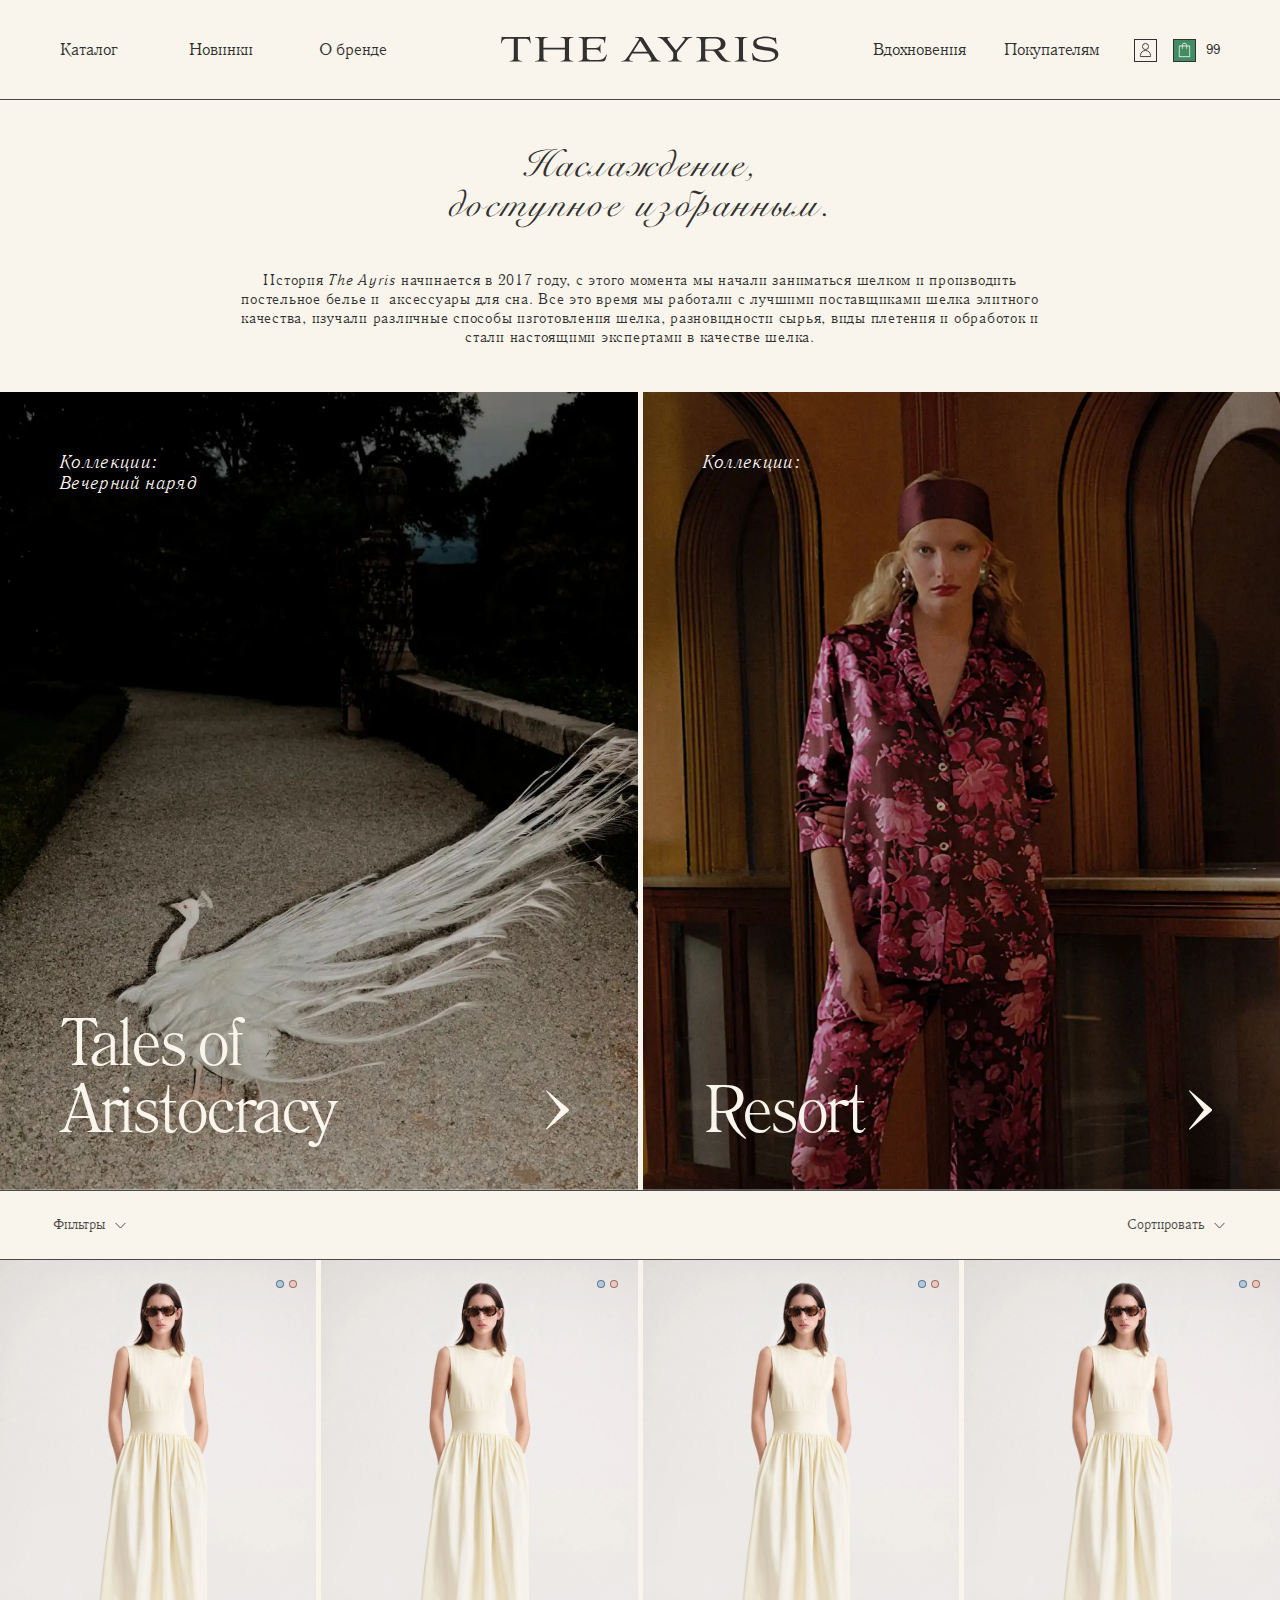
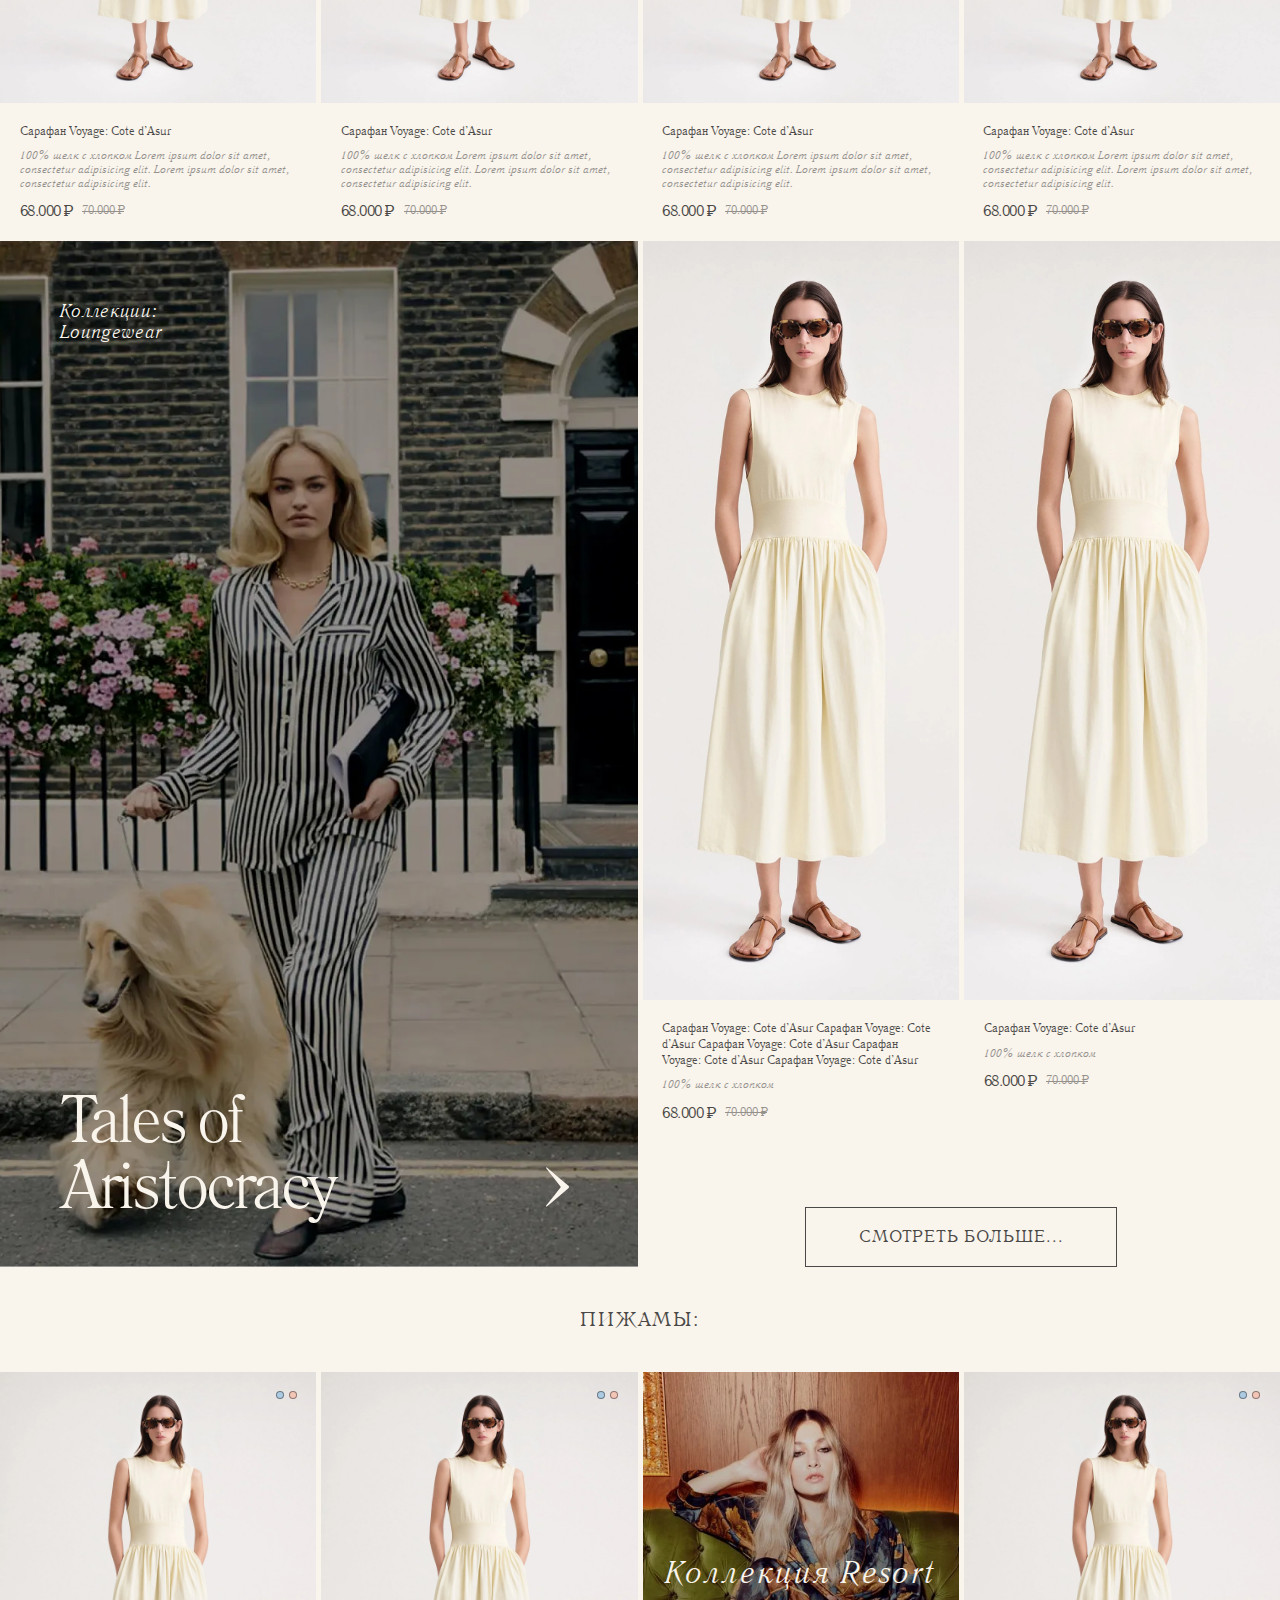
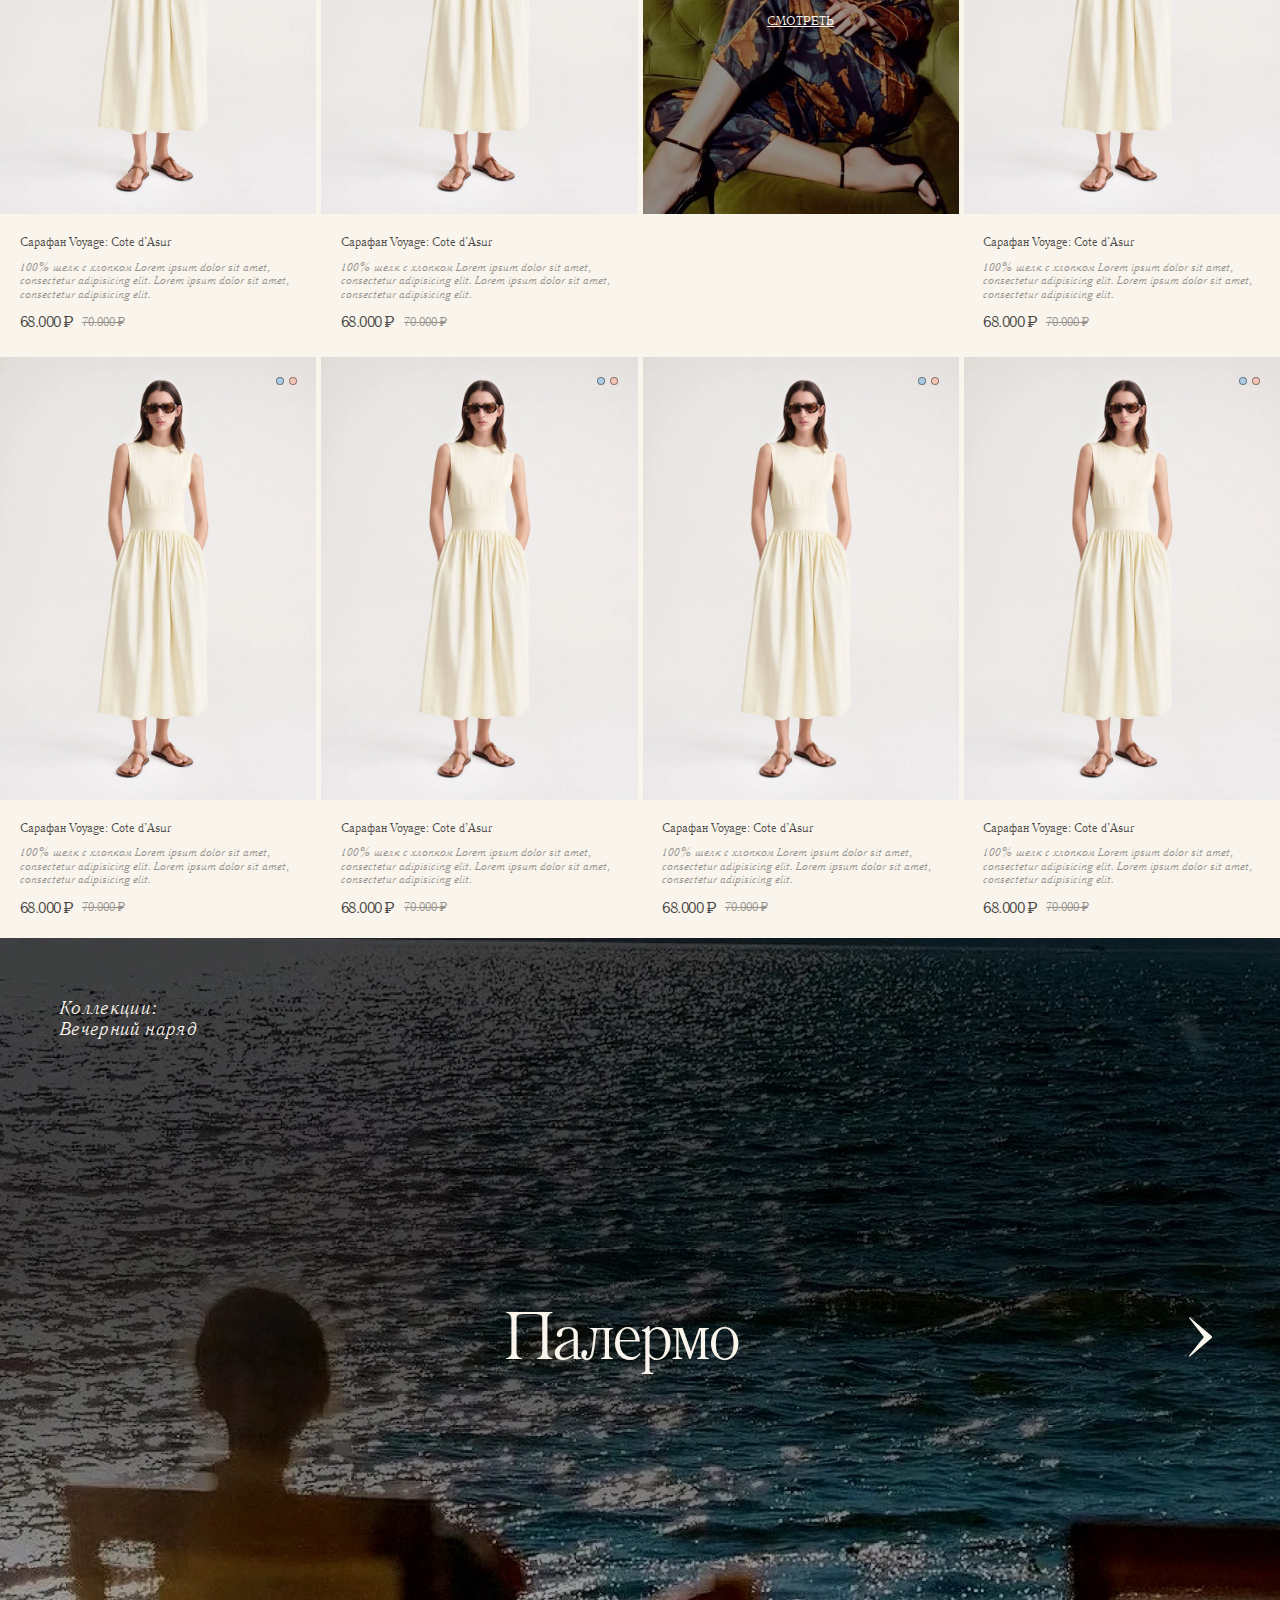
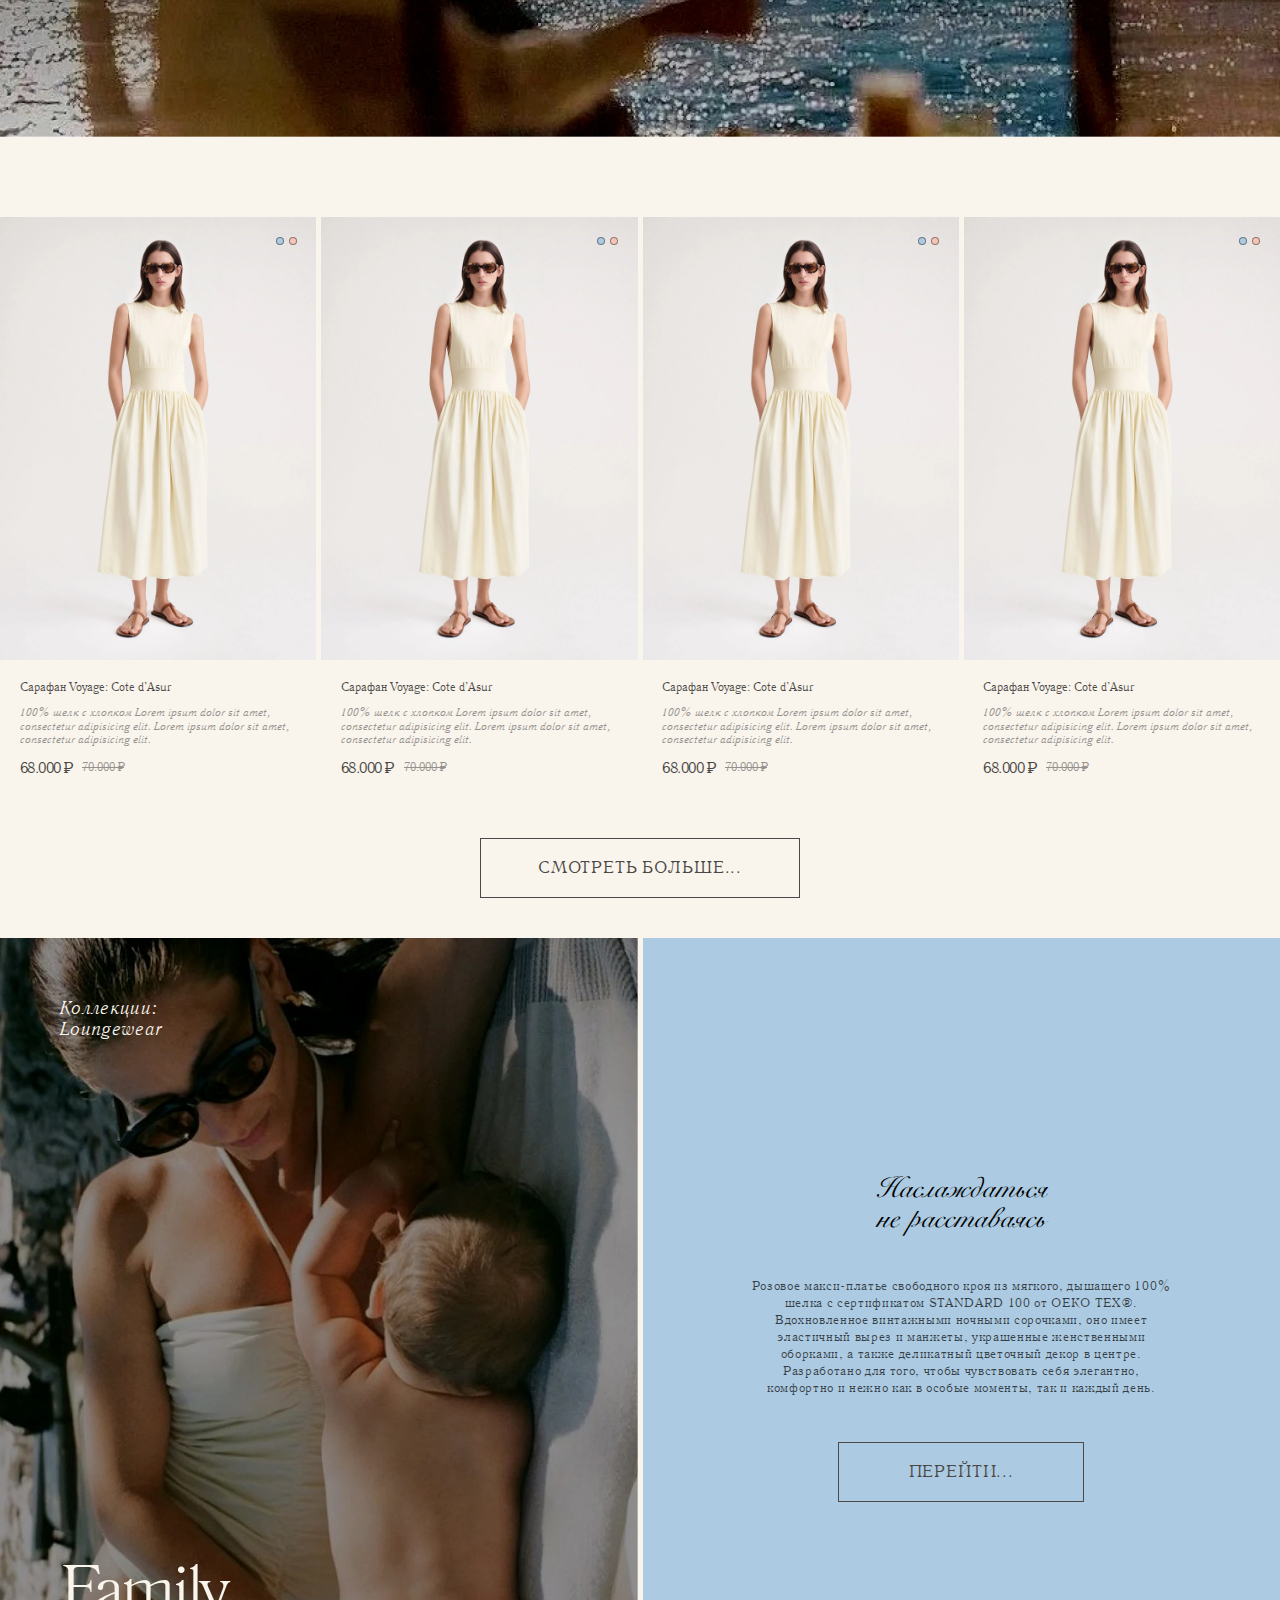
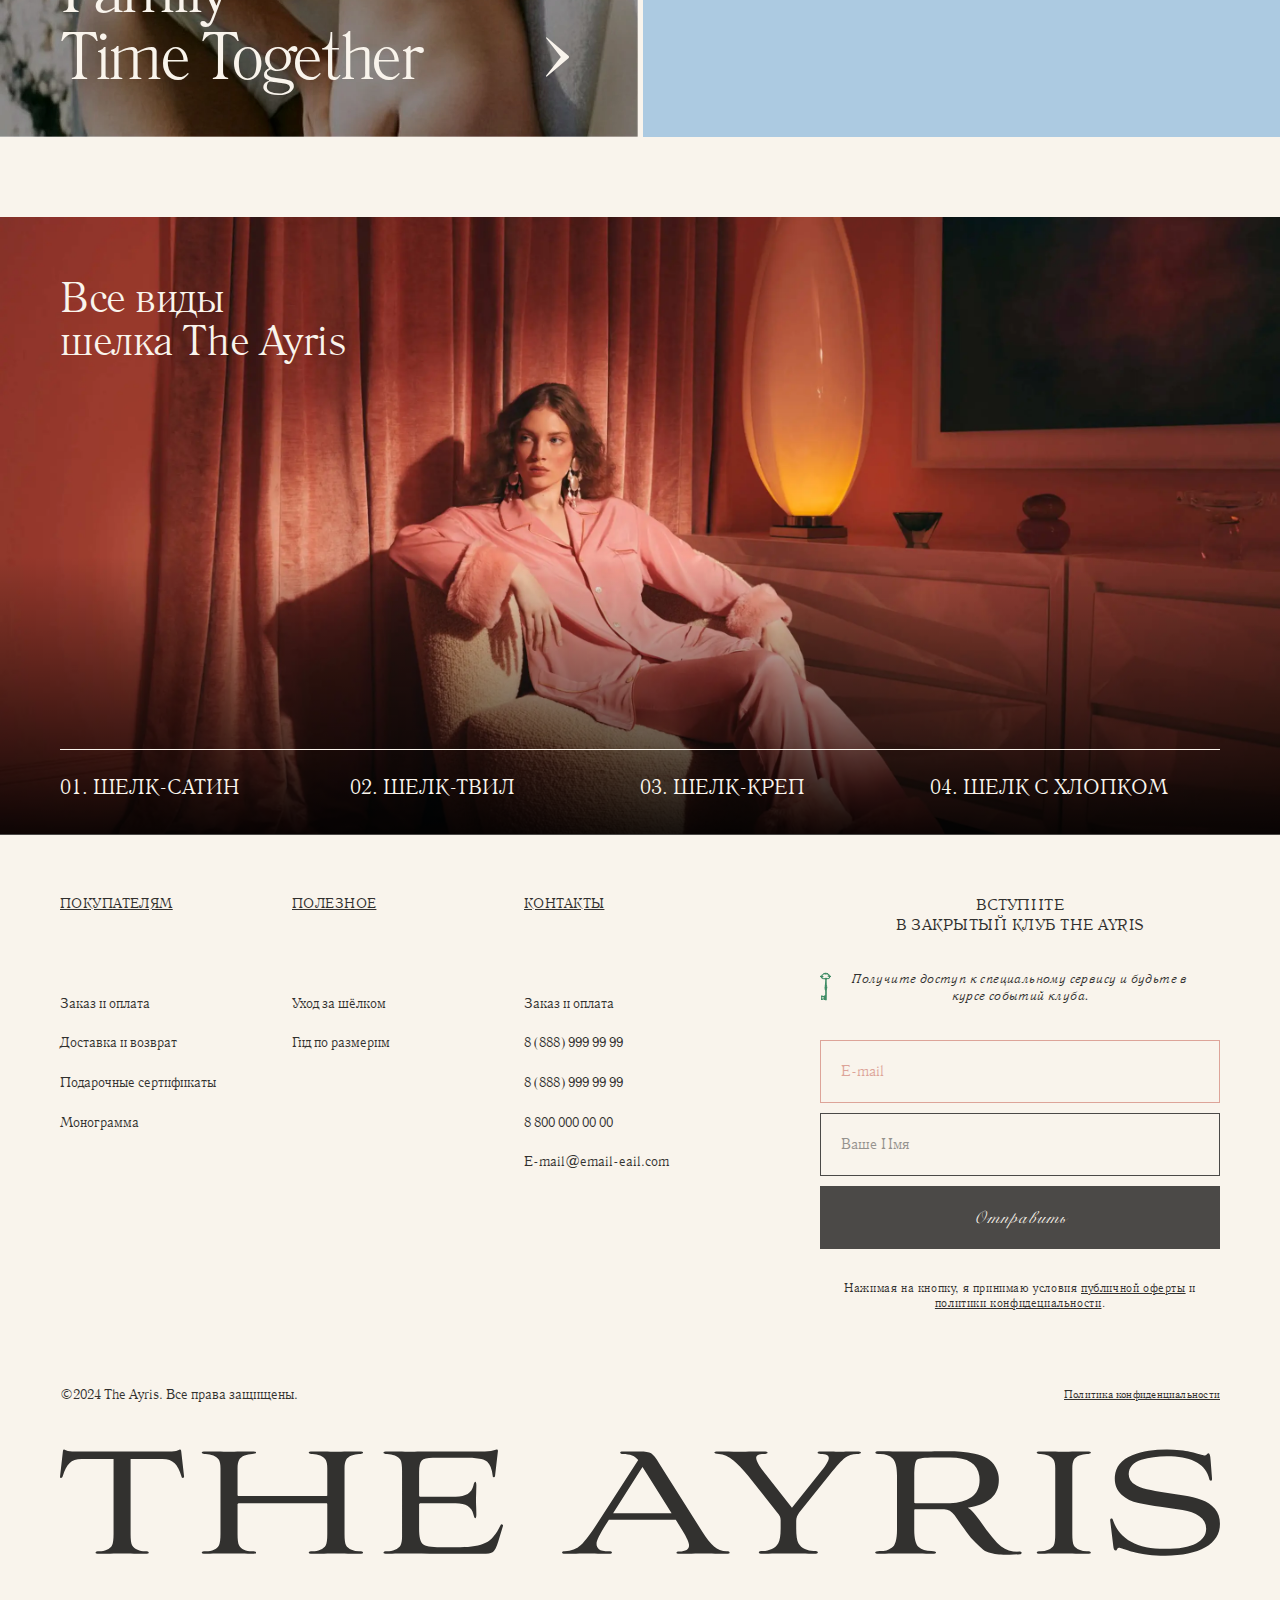
<file: main-catalog.html>
<!DOCTYPE html>
<html lang="en">
<head>
  <meta charset="UTF-8">
  <meta name="viewport"
        content="width=device-width, user-scalable=no, initial-scale=1.0, maximum-scale=1.0, minimum-scale=1.0">
  <meta http-equiv="X-UA-Compatible" content="ie=edge">
  <link rel="stylesheet" href="./styles/libs/swiper-bundle.min.css">
  <link rel="stylesheet" href="./styles/styles.css">
  <title>Main Catalog</title>
</head>
<body>
<header class="header" id="headerMain">
  <!--  Header burger menu  -->
  <button class="header-burger-button" id="hamburgerButton" type="button">
    <svg width="23" height="17" viewBox="0 0 23 17" fill="none" xmlns="http://www.w3.org/2000/svg">
      <line y1="0.5" x2="23" y2="0.5" stroke="#F9F4EC"/>
      <line y1="8.5" x2="23" y2="8.5" stroke="#F9F4EC"/>
      <line y1="16.5" x2="23" y2="16.5" stroke="#F9F4EC"/>
    </svg>
  </button>
  <!--  Header burger menu  -->

  <!--  Header logo  -->
  <a class="header__logo-wrapper" href="/">
    <svg class="header__logo" width="312" height="29" viewBox="0 0 312 29" fill="none" xmlns="http://www.w3.org/2000/svg">
      <title>THE AYRIS</title>
      <path d="M14.394 22.7071V2.51846H5.7972C4.38203 2.51846 3.2958 2.89654 2.5385 3.65268C1.78121 4.40882 1.17248 5.5939 0.712317 7.20793C0.613463 7.50276 0.46605 7.6519 0.268344 7.6519C0.0376857 7.6519 -0.043825 7.45766 0.0220773 7.05878L0.762611 0.494572C0.793828 0.173732 0.910024 0.000305176 1.10773 0.000305176C1.20658 0.0267551 1.30076 0.0682874 1.38695 0.123438C1.61396 0.234894 1.85399 0.31762 2.10147 0.369705C2.50651 0.461062 2.92113 0.50299 3.33627 0.494572H29.9833C30.3979 0.50285 30.8119 0.460923 31.2164 0.369705C31.4649 0.317396 31.7061 0.234685 31.9344 0.123438C32.0177 0.0687787 32.109 0.0272497 32.2049 0.000305176C32.4362 0.000305176 32.568 0.165061 32.6003 0.494572L33.3409 7.05878C33.4068 7.4542 33.3079 7.6519 33.0443 7.6519C32.8137 7.6519 32.6819 7.50276 32.6506 7.20793C32.1882 5.58928 31.5789 4.40419 30.8227 3.65268C30.0666 2.90116 28.9838 2.52309 27.5744 2.51846H18.9759V22.7071C18.9759 24.1882 19.1077 25.1917 19.3713 25.7178C19.7089 26.2823 20.2326 26.7116 20.8524 26.9318C21.4768 27.1983 22.1471 27.3409 22.826 27.3515C23.5197 27.3515 23.8666 27.4833 23.8666 27.7469C23.8666 27.9446 23.5706 28.0434 22.9786 28.0434C22.3196 28.0434 21.2993 28.0267 19.9176 27.9932C18.536 27.9596 17.4665 27.9434 16.7092 27.9446C15.9196 27.9446 14.8339 27.9608 13.4523 27.9932C12.0706 28.0255 11.0665 28.0423 10.4398 28.0434C9.84903 28.0434 9.55305 27.9446 9.55189 27.7469C9.55189 27.4833 9.89875 27.3515 10.5925 27.3515C11.2713 27.3409 11.9416 27.1983 12.5661 26.9318C13.2598 26.6531 13.7373 26.2485 13.9986 25.7178C14.2599 25.1871 14.3917 24.1835 14.394 22.7071Z" fill="black"/>
      <path d="M43.1537 22.707V5.08513C43.1537 4.0966 43.0225 3.3393 42.76 2.81324C42.4641 2.28833 41.9536 1.88367 41.2287 1.59925C40.5856 1.33598 39.8995 1.1937 39.2048 1.17955C38.481 1.17955 38.1191 1.04775 38.1191 0.784141C38.1191 0.588747 38.4319 0.490472 39.0574 0.489316C39.7141 0.489316 40.7506 0.505502 42.1669 0.537875C43.5832 0.570248 44.6695 0.587013 45.4256 0.588169C46.2141 0.588169 47.3079 0.571404 48.7069 0.537875C50.1058 0.504346 51.1343 0.488159 51.7921 0.489316C52.4165 0.489316 52.7304 0.588169 52.7304 0.784141C52.7304 1.04775 52.3685 1.17955 51.6447 1.17955C50.9577 1.19237 50.2793 1.33476 49.6451 1.59925C48.9375 1.87789 48.4357 2.28255 48.1398 2.81324C47.8761 3.34045 47.7443 4.09775 47.7443 5.08513V12.1401C47.7443 12.3708 47.8432 12.487 48.0409 12.487H71.6356C71.6691 12.492 71.7033 12.489 71.7355 12.4784C71.7676 12.4678 71.7968 12.4498 71.8208 12.4258C71.8447 12.4019 71.8627 12.3727 71.8733 12.3405C71.8839 12.3084 71.8869 12.2742 71.8819 12.2407V5.08513C71.8819 4.0966 71.7507 3.3393 71.4882 2.81324C71.1922 2.28833 70.6905 1.88367 69.9829 1.59925C69.3482 1.33686 68.6699 1.19625 67.9833 1.18476C67.2583 1.18476 66.8976 1.05295 66.8976 0.789344C66.8976 0.59395 67.2104 0.495675 67.8358 0.494518C68.4937 0.494518 69.5216 0.510705 70.9194 0.543078C72.3172 0.575451 73.3953 0.592216 74.1538 0.593372C74.9423 0.593372 76.0447 0.576607 77.461 0.543078C78.8774 0.509549 79.9139 0.493362 80.5706 0.494518C81.1949 0.494518 81.5088 0.593372 81.5088 0.789344C81.5088 1.05295 81.1464 1.18476 80.4214 1.18476C79.735 1.19775 79.0572 1.34014 78.4236 1.60445C77.7148 1.88309 77.213 2.28775 76.9182 2.81844C76.6546 3.34566 76.5228 4.10296 76.5228 5.09033V22.707C76.5228 24.254 76.6546 25.2576 76.9182 25.7177C77.213 26.245 77.7148 26.6496 78.4236 26.9317C79.057 27.1968 79.7349 27.3393 80.4214 27.3514C81.1464 27.3514 81.5088 27.4832 81.5088 27.7468C81.5088 27.9445 81.1949 28.0434 80.5706 28.0434C79.9116 28.0434 78.8832 28.0266 77.4853 27.9931C76.0875 27.9596 75.0099 27.9434 74.2526 27.9445C73.4618 27.9445 72.3675 27.9607 70.9697 27.9931C69.5719 28.0255 68.5272 28.0422 67.8358 28.0434C67.2104 28.0434 66.8976 27.9445 66.8976 27.7468C66.8976 27.4832 67.2583 27.3514 67.9833 27.3514C68.6703 27.3391 69.3488 27.1967 69.9829 26.9317C70.6893 26.6531 71.1911 26.2484 71.4882 25.7177C71.7507 25.2553 71.8819 24.2517 71.8819 22.707V14.8092C71.8819 14.5785 71.8004 14.4623 71.6356 14.4623H48.0912C48.0441 14.4557 47.9961 14.4601 47.951 14.4751C47.9059 14.4902 47.8649 14.5156 47.8312 14.5492C47.7976 14.5829 47.7722 14.6239 47.7572 14.669C47.7421 14.7141 47.7377 14.7621 47.7443 14.8092V22.707C47.7443 24.1881 47.8761 25.1917 48.1398 25.7177C48.7641 26.8034 49.9324 27.3462 51.6447 27.3462C52.3673 27.3462 52.7292 27.478 52.7304 27.7416C52.7304 27.9393 52.4165 28.0382 51.7921 28.0382C51.1331 28.0382 50.1047 28.0214 48.7069 27.9879C47.309 27.9544 46.2315 27.9382 45.4742 27.9393C44.6857 27.9393 43.5832 27.9555 42.1669 27.9879C40.7506 28.0203 39.7141 28.037 39.0574 28.0382C38.4307 28.0382 38.118 27.9393 38.1191 27.7416C38.1191 27.478 38.481 27.3462 39.2048 27.3462C40.9495 27.3462 42.1346 26.8034 42.76 25.7177C43.0225 25.0934 43.1537 24.0898 43.1537 22.707Z" fill="black"/>
      <path d="M113.365 28.0382H101.665C100.217 28.0382 98.7441 28.0215 97.248 27.988C95.7519 27.9544 94.7726 27.9382 94.3102 27.9394C93.554 27.9394 92.4846 27.9556 91.1018 27.988C89.719 28.0203 88.6992 28.0371 88.0425 28.0382C87.3488 28.0382 87.002 27.9394 87.002 27.7417C87.002 27.4781 87.3297 27.3463 87.9887 27.3463C88.7026 27.3374 89.4084 27.195 90.0699 26.9266C90.7925 26.6479 91.3024 26.2433 91.5995 25.7126C91.8631 25.1877 91.9949 24.431 91.9949 23.4424V5.82572C91.9949 4.31112 91.8631 3.30698 91.5995 2.81329C91.3035 2.28839 90.7936 1.88372 90.0699 1.5993C89.4081 1.33181 88.7025 1.1895 87.9887 1.17961C87.3297 1.17961 87.002 1.0478 87.002 0.784195C87.002 0.588801 87.3488 0.490525 88.0425 0.489369C88.6669 0.489369 89.6536 0.505556 91.0029 0.537929C92.3522 0.570302 93.3893 0.587067 94.1142 0.588223C94.7721 0.588223 95.7675 0.571458 97.1006 0.537929C98.4337 0.5044 99.4291 0.488213 100.087 0.489369H114.114C114.717 0.498235 115.32 0.456466 115.916 0.364502C116.269 0.314411 116.618 0.231977 116.956 0.118236C117.1 0.0560299 117.253 0.016258 117.409 0.000305176C117.737 0.000305176 117.853 0.215355 117.756 0.641985L117.015 7.05878C117.022 7.12709 117.01 7.19595 116.979 7.25735C116.948 7.31876 116.901 7.37018 116.842 7.40564C116.795 7.43862 116.739 7.45632 116.681 7.45632C116.624 7.45632 116.568 7.43862 116.521 7.40564C116.465 7.35778 116.422 7.29665 116.396 7.22785C116.37 7.15906 116.362 7.08482 116.372 7.01196C116.306 6.22389 116.123 5.45004 115.829 4.71579C115.621 4.1912 115.311 3.71312 114.917 3.30929C114.57 2.98094 114.035 2.73409 113.311 2.56876C112.663 2.41453 112.003 2.31475 111.339 2.27046C110.746 2.23925 109.873 2.22306 108.722 2.22191H100.283C98.7684 2.22191 97.7729 2.45314 97.2966 2.91561C96.8202 3.37808 96.5821 4.4146 96.5821 6.02516V12.2911C96.5821 12.5547 96.6965 12.6865 96.9289 12.6865H106.407C109.139 12.6865 110.735 11.6829 111.195 9.6758C111.358 9.01678 111.522 8.68726 111.688 8.68726C111.885 8.68726 111.984 9.01678 111.984 9.6758C111.984 10.0383 111.967 10.6869 111.936 11.6251C111.904 12.5634 111.885 13.2137 111.885 13.5744C111.885 13.9352 111.901 14.5786 111.936 15.4995C111.97 16.4204 111.984 17.0794 111.984 17.4748C111.984 18.1338 111.885 18.4616 111.688 18.4616C111.514 18.4616 111.358 18.1338 111.195 17.4748C110.767 15.4677 109.171 14.4635 106.407 14.4624H96.9272C96.88 14.4554 96.8318 14.4595 96.7866 14.4744C96.7413 14.4894 96.7001 14.5147 96.6664 14.5485C96.6327 14.5822 96.6073 14.6233 96.5924 14.6686C96.5774 14.7139 96.5733 14.7621 96.5803 14.8092V21.3318C96.5803 23.4696 96.9012 24.827 97.5428 25.4039C98.1845 25.9808 99.7887 26.2699 102.355 26.271H107.636C110.631 26.271 112.91 25.8762 114.473 25.0865C116.036 24.2968 117.361 22.736 118.448 20.404C118.611 20.0415 118.808 19.9774 119.039 20.2063C119.171 20.2722 119.213 20.3797 119.138 20.5531L117.855 24.7986C117.392 26.2797 116.923 27.1931 116.448 27.5388C115.973 27.8845 114.945 28.051 113.365 28.0382Z" fill="black"/>
      <path d="M167.489 21.8832L165.622 18.9037H147.636L146.861 20.1177C145.164 22.7931 144.315 24.5274 144.315 25.3205C144.302 25.6005 144.353 25.8798 144.464 26.1371C144.575 26.3944 144.744 26.6228 144.957 26.8051C145.384 27.167 146.288 27.3479 147.671 27.3479C148.191 27.3479 148.46 27.4641 148.46 27.6948C148.46 27.9254 148.214 28.0416 147.72 28.0416C147.026 28.0416 146.022 28.0248 144.709 27.9913C143.395 27.9578 142.409 27.9416 141.749 27.9428C141.089 27.9428 140.094 27.9589 138.762 27.9913C137.43 28.0237 136.435 28.0405 135.776 28.0416C135.282 28.0416 135.035 27.926 135.035 27.6948C135.035 27.4658 135.281 27.3479 135.776 27.3479C137.486 27.3479 138.925 26.797 140.094 25.6951C141.263 24.5933 142.801 22.5445 144.709 19.5489L155.52 2.81665C154.697 1.731 153.315 1.1876 151.374 1.18644C150.912 1.18644 150.68 1.05464 150.68 0.791026C150.68 0.595054 150.893 0.496201 151.322 0.496201H155.954C157.413 0.496201 158.426 0.669628 158.992 1.01648C159.559 1.36334 160.297 2.29637 161.207 3.81559L172.808 22.178C173.893 23.9031 174.93 25.1974 175.917 26.0611C176.85 26.9038 178.066 27.3655 179.323 27.3548C179.849 27.3548 180.112 27.4866 180.112 27.7502C180.112 27.948 179.849 28.0468 179.323 28.0468C178.629 28.0468 177.601 28.03 176.238 27.9965C174.875 27.963 173.831 27.9468 173.108 27.948C172.386 27.948 171.294 27.9641 169.83 27.9965C168.366 28.0289 167.273 28.0457 166.55 28.0468C166.056 28.0468 165.81 27.948 165.81 27.7502C165.81 27.519 166.057 27.4034 166.55 27.4034C168.313 27.4034 169.195 26.8438 169.195 25.7246C169.195 25.0644 168.626 23.784 167.489 21.8832ZM156.672 4.66885L148.765 17.1278H164.5L156.672 4.66885Z" fill="black"/>
      <path d="M193.829 21.226V19.2021C193.849 18.7998 193.79 18.3973 193.656 18.0176C193.431 17.5925 193.157 17.195 192.841 16.8331L185.931 8.09587C184.088 5.76039 182.492 4.04057 181.143 2.93642C179.794 1.83226 178.494 1.24839 177.243 1.1848C176.421 1.1189 176.008 0.987097 176.008 0.789391C176.008 0.591684 176.337 0.494565 176.996 0.494565C177.818 0.494565 178.739 0.510751 179.759 0.543124C180.779 0.575497 181.766 0.592262 182.721 0.593418C183.741 0.593418 184.965 0.576653 186.393 0.543124C187.821 0.509595 188.78 0.493408 189.272 0.494565C189.965 0.494565 190.312 0.59284 190.312 0.789391C190.312 1.053 189.965 1.1848 189.272 1.1848C187.929 1.1848 187.257 1.53166 187.256 2.22537C187.256 3.01851 187.961 4.30533 189.37 6.08585L196.873 15.6608L204.817 5.70778C206.131 4.10185 206.788 2.95492 206.788 2.26699C206.788 1.54553 206.065 1.1848 204.62 1.1848C204.059 1.1848 203.779 1.053 203.78 0.789391C203.78 0.593996 204.043 0.495721 204.569 0.494565C205.457 0.494565 206.386 0.510751 207.356 0.543124C208.327 0.575497 209.108 0.592262 209.701 0.593418C210.326 0.593418 211.098 0.576653 212.02 0.543124C212.941 0.509595 213.715 0.493408 214.34 0.494565C215.063 0.494565 215.425 0.59284 215.426 0.789391C215.426 1.053 215.064 1.1848 214.34 1.1848C213.057 1.21718 211.996 1.55305 211.156 2.19241C210.317 2.83178 208.929 4.3643 206.994 6.78996L198.886 16.8591C198.308 17.6523 198.019 18.4275 198.019 19.1848V21.2122C198.019 23.0933 198.216 24.4292 198.611 25.22C199.005 25.9076 199.614 26.4463 200.345 26.7531C201.07 27.1006 201.861 27.2864 202.665 27.2977C203.455 27.2977 203.85 27.4289 203.85 27.6914C203.85 27.9226 203.521 28.0382 202.863 28.0382C202.072 28.0382 200.912 28.0215 199.382 27.9879C197.853 27.9544 196.726 27.9382 196.002 27.9394C195.244 27.9394 194.108 27.9556 192.596 27.9879C191.084 28.0203 189.866 28.0371 188.942 28.0382C188.285 28.0382 187.956 27.9226 187.955 27.6914C187.955 27.4301 188.334 27.2989 189.091 27.2977C189.911 27.2912 190.719 27.1059 191.46 26.7549C192.191 26.4487 192.8 25.9105 193.194 25.2235C193.619 24.4674 193.83 23.1349 193.829 21.226Z" fill="black"/>
      <path d="M225.133 7.20784C225.133 4.77062 224.746 3.16584 223.973 2.39351C223.199 1.62118 222.072 1.21652 220.591 1.17952C219.737 1.17952 219.309 1.06391 219.308 0.832669C219.308 0.56906 219.655 0.437256 220.348 0.437256C221.302 0.437256 222.511 0.45402 223.976 0.48755C225.441 0.521079 226.733 0.537265 227.851 0.536109C228.936 0.536109 230.786 0.519923 233.4 0.48755C236.014 0.455177 237.749 0.438412 238.603 0.437256C240.018 0.437256 241.269 0.4783 242.354 0.560389C243.584 0.665505 244.805 0.855572 246.008 1.12923C247.185 1.36071 248.318 1.77688 249.364 2.3623C250.292 2.92921 251.064 3.71837 251.61 4.65847C252.236 5.72725 252.553 6.94927 252.524 8.18771C252.524 12.3014 249.743 14.7872 244.181 15.6451C244.939 16.0382 246.008 17.1897 247.389 19.0997C249.89 22.7209 251.815 25.0408 253.166 26.0594C254.516 27.0779 256.178 27.5404 258.15 27.4468C258.23 27.4408 258.311 27.4507 258.387 27.476C258.463 27.5013 258.534 27.5415 258.594 27.5942C258.64 27.6325 258.671 27.6865 258.68 27.7459C258.69 27.8054 258.677 27.8661 258.644 27.9168C258.599 27.9808 258.54 28.0339 258.472 28.0723C258.403 28.1107 258.327 28.1334 258.249 28.1387C257.262 28.237 256.324 28.2862 255.436 28.2862C254.119 28.2862 253.165 28.27 252.573 28.2376C251.829 28.1766 251.093 28.0442 250.375 27.8422C249.64 27.6742 248.944 27.3637 248.327 26.9282C247.616 26.3532 246.94 25.7352 246.303 25.0778C245.398 24.1639 244.565 23.1817 243.811 22.1399C243.002 21.0381 241.94 19.5495 240.627 17.6742C239.839 16.6197 238.901 16.0763 237.814 16.044H230.064C229.866 16.044 229.767 16.1601 229.767 16.3908V21.5728C229.767 23.9742 230.162 25.5292 230.952 26.238C231.741 26.9467 232.893 27.3005 234.408 27.2994C235.23 27.3653 235.641 27.4965 235.641 27.693C235.641 27.9243 235.312 28.0399 234.654 28.0399C233.7 28.0399 232.458 28.0231 230.927 27.9896C229.397 27.9561 228.27 27.9399 227.547 27.941C226.79 27.941 225.622 27.9572 224.042 27.9896C222.463 28.022 221.196 28.0387 220.241 28.0399C219.582 28.0399 219.254 27.9237 219.254 27.693C219.254 27.4976 219.665 27.3664 220.487 27.2994C221.092 27.3154 221.698 27.2572 222.289 27.1259C222.795 26.9804 223.272 26.7454 223.695 26.4322C224.19 26.0854 224.552 25.5113 224.783 24.698C225.013 23.8846 225.13 22.8475 225.13 21.5641L225.133 7.20784ZM230.069 14.4137H239.399C241.736 14.4137 243.644 13.8935 245.122 12.8529C246.601 11.8123 247.342 10.2578 247.344 8.18944C247.344 4.14281 244.695 2.1195 239.397 2.1195H235.152C232.517 2.1195 230.962 2.33339 230.487 2.76118C230.012 3.18896 229.773 4.65327 229.771 7.15408V14.1172C229.765 14.1576 229.768 14.1989 229.781 14.2377C229.794 14.2765 229.816 14.3117 229.845 14.3405C229.874 14.3693 229.909 14.391 229.948 14.4037C229.987 14.4164 230.028 14.4198 230.069 14.4137Z" fill="black"/>
      <path d="M267.697 22.707V5.08513C267.697 4.0966 267.565 3.3393 267.302 2.81324C267.004 2.28833 266.503 1.88367 265.796 1.59925C265.162 1.33476 264.484 1.19237 263.797 1.17955C263.074 1.17955 262.712 1.04775 262.711 0.784141C262.711 0.588747 263.007 0.490472 263.601 0.489316C264.257 0.489316 265.294 0.505502 266.71 0.537875C268.126 0.570248 269.212 0.587013 269.967 0.588169C270.723 0.588169 271.809 0.571404 273.226 0.537875C274.642 0.504346 275.679 0.488159 276.335 0.489316C276.96 0.489316 277.274 0.588169 277.274 0.784141C277.274 1.04775 276.911 1.17955 276.186 1.17955C275.499 1.19398 274.82 1.33814 274.187 1.60445C273.478 1.88309 272.976 2.28775 272.681 2.81844C272.418 3.34566 272.286 4.10296 272.286 5.09033V22.707C272.286 24.1881 272.418 25.1917 272.681 25.7177C272.976 26.245 273.478 26.6496 274.187 26.9317C274.82 27.1968 275.498 27.3393 276.184 27.3514C276.909 27.3514 277.272 27.4832 277.272 27.7468C277.272 27.9445 276.958 28.0434 276.334 28.0434C275.675 28.0434 274.646 28.0266 273.248 27.9931C271.851 27.9596 270.776 27.9416 270.024 27.9393C269.266 27.9393 268.18 27.9555 266.766 27.9879C265.352 28.0203 264.299 28.037 263.608 28.0382C263.014 28.0382 262.718 27.9393 262.718 27.7416C262.718 27.478 263.08 27.3462 263.804 27.3462C264.491 27.3342 265.169 27.1918 265.803 26.9265C266.511 26.6479 267.013 26.2432 267.308 25.7125C267.567 25.1911 267.697 24.1893 267.697 22.707Z" fill="black"/>
      <path d="M309.476 2.7647L309.872 7.84785C309.878 7.92821 309.868 8.009 309.843 8.08553C309.818 8.16205 309.777 8.23277 309.724 8.29356C309.681 8.34116 309.623 8.37212 309.56 8.381C309.496 8.38989 309.432 8.37611 309.377 8.34211C309.303 8.29421 309.241 8.22863 309.198 8.15119C309.155 8.07375 309.131 7.98683 309.129 7.89814C308.142 3.85151 304.358 1.8282 297.777 1.8282C296.558 1.82225 295.341 1.89582 294.131 2.04845C293.027 2.19364 291.937 2.43327 290.873 2.7647C289.82 3.09421 288.989 3.57981 288.381 4.22149C288.081 4.53241 287.846 4.89951 287.689 5.30164C287.533 5.70376 287.457 6.13296 287.467 6.56449C287.458 7.08253 287.577 7.59468 287.814 8.05546C288.051 8.51624 288.398 8.91138 288.825 9.20578C289.73 9.88099 290.898 10.3747 292.33 10.6868C293.761 10.999 295.344 11.2881 297.08 11.554L302.338 12.3656C303.972 12.6081 305.579 13.0035 307.139 13.5467C308.502 14.012 309.713 14.84 310.642 15.9417C311.547 17.0285 312 18.3621 312 19.9426C312 22.6747 310.691 24.7888 308.075 26.2849C305.459 27.781 301.863 28.5296 297.29 28.5307C296.402 28.5307 295.579 28.5146 294.822 28.4822C294.064 28.4498 293.333 28.3839 292.626 28.2845C291.917 28.1856 291.343 28.1024 290.892 28.0382C290.441 27.974 289.896 27.8648 289.239 27.6914C288.582 27.5179 288.127 27.4121 287.881 27.3445C287.635 27.2769 287.174 27.1312 286.494 26.9005C285.814 26.6699 285.399 26.5381 285.235 26.5051C284.808 26.375 284.52 26.4479 284.368 26.7271C284.215 27.0063 284.097 27.1468 283.998 27.1468C283.603 27.1468 283.371 26.7358 283.304 25.9137L282.467 19.0027C282.467 18.7061 282.597 18.5587 282.86 18.5587C283.034 18.5587 283.157 18.7321 283.256 19.0512C285.072 24.1558 289.748 26.708 297.284 26.708C301.003 26.708 303.767 26.2247 305.578 25.2582C307.388 24.2916 308.293 22.9713 308.292 21.2971C308.292 19.8877 307.682 18.7645 306.464 17.9274C305.245 17.0903 303.731 16.5377 301.92 16.2695L295.998 15.3885C293.861 15.0717 291.888 14.7248 290.079 14.3479C288.269 13.971 286.755 13.231 285.536 12.128C284.319 11.025 283.71 9.58501 283.71 7.80796C283.71 6.29568 284.13 5.00422 284.969 3.9336C285.809 2.86298 286.955 2.05365 288.408 1.50562C289.842 0.966927 291.329 0.578679 292.843 0.347132C294.46 0.109477 296.094 -0.00646602 297.728 0.000278059C298.916 -0.00322511 300.103 0.06279 301.284 0.197985C302.402 0.329789 303.265 0.461594 303.875 0.593398C304.484 0.725203 305.183 0.89863 305.973 1.11368C306.763 1.32873 307.289 1.46863 307.551 1.53337C307.947 1.6328 308.243 1.5669 308.441 1.33567C308.639 1.10674 308.802 0.988812 308.933 0.988812C309.231 0.987655 309.412 1.57962 309.476 2.7647Z" fill="black"/>
    </svg>
  </a>
  <!--  Header logo  -->

  <!--  Mobile user menu  -->
  <div class="header-menu__item_user_mobile">
    <a class="header-menu__item_user-link" href="/">
      <svg class="header-menu__item_user-link-icon" width="23" height="23" viewBox="0 0 23 23" fill="none" xmlns="http://www.w3.org/2000/svg">
        <circle cx="11.5" cy="7.5" r="3.05" stroke="#F9F4EC" stroke-width="0.9"/>
        <path d="M6.45 16.5C6.45 13.711 8.71096 11.45 11.5 11.45C14.289 11.45 16.55 13.711 16.55 16.5V17.55H6.45V16.5Z" stroke="#F9F4EC" stroke-width="0.9"/>
        <rect x="0.5" y="0.5" width="22" height="22" stroke="#F9F4EC"/>
      </svg>
    </a>
    <button type="button" data-sidebar-open-button="cartSidebar" class="header-menu__item_user-link active">
      <svg class="header-menu__item_user-link-icon" width="23" height="23" viewBox="0 0 23 23" fill="none" xmlns="http://www.w3.org/2000/svg">
        <rect x="0.5" y="0.5" width="22" height="22" stroke="#F9F4EC"/>
        <path d="M16.7801 6.70964H13.92V6.4839C13.92 5.11423 12.8343 4 11.5 4C10.1657 4 9.07998 5.11423 9.07998 6.4839V6.70964H6.21993C6.09852 6.70964 6 6.81077 6 6.93538V17.7743C6 17.899 6.09852 18 6.21993 18H16.7801C16.9015 18 17 17.8989 17 17.7743V6.93538C17 6.81077 16.9015 6.70964 16.7801 6.70964ZM9.51999 6.4839C9.51999 5.3633 10.4082 4.45163 11.5 4.45163C12.5918 4.45163 13.48 5.3633 13.48 6.4839V6.70964H9.51999V6.4839ZM16.56 17.5485H6.44002V7.16127H9.07998V9.64518C9.07998 9.76995 9.1785 9.87092 9.29991 9.87092C9.42132 9.87092 9.51984 9.76979 9.51984 9.64518V7.16127H13.4799V9.64518C13.4799 9.76995 13.5784 9.87092 13.6998 9.87092C13.8212 9.87092 13.9197 9.76979 13.9197 9.64518V7.16127H16.5597V17.5485H16.56Z" fill="#F9F4EC" stroke="#F9F4EC" stroke-width="0.3"/>
      </svg>
      <span class="header-menu__item_user-link-count">99</span>
    </button>
  </div>
  <!--  Mobile user menu  -->

  <div class="header-menu-wrapper" id="headerMenu">
    <nav class="header-menu">

      <div class="header-menu__mobile-header">
        <div class="header-menu__mobile-header-title">Меню</div>
        <button type="button" class="header-menu__mobile-button" id="closeMenuButton">
          <svg width="17" height="13" viewBox="0 0 17 13" fill="none" xmlns="http://www.w3.org/2000/svg">
            <path d="M2.84615 1.043H2.23515C2.21782 1.043 2.17448 1.04733 2.10515 1.056C2.03582 1.056 1.96215 1.07767 1.88415 1.121C1.81482 1.15567 1.74982 1.21633 1.68915 1.303C1.62848 1.381 1.59815 1.498 1.59815 1.654V11.95C1.59815 12.106 1.62848 12.223 1.68915 12.301C1.74982 12.3877 1.81482 12.4483 1.88415 12.483C1.96215 12.5263 2.03582 12.548 2.10515 12.548C2.17448 12.5567 2.21782 12.561 2.23515 12.561H2.84615V12.886H0.66215V0.717999H2.84615V1.043ZM9.75717 4.865C9.79184 4.82167 9.81784 4.77833 9.83517 4.735C9.86117 4.683 9.87417 4.62667 9.87417 4.566C9.87417 4.45333 9.82651 4.35367 9.73117 4.267C9.64451 4.17167 9.50584 4.124 9.31517 4.124H9.27617V3.994H11.1872V4.124C10.9618 4.15 10.7842 4.21933 10.6542 4.332C10.5242 4.44467 10.4245 4.54867 10.3552 4.644L8.96417 6.568L10.6282 9.259C10.7235 9.415 10.8492 9.54933 11.0052 9.662C11.1612 9.766 11.3302 9.83533 11.5122 9.87V10H9.27617V9.87C9.44951 9.87 9.57951 9.82667 9.66617 9.74C9.75284 9.65333 9.79617 9.571 9.79617 9.493C9.79617 9.47567 9.78751 9.44967 9.77017 9.415C9.76151 9.37167 9.73117 9.30667 9.67917 9.22L8.47017 7.283L7.13117 9.337C7.08784 9.40633 7.06617 9.467 7.06617 9.519C7.06617 9.63167 7.12684 9.71833 7.24817 9.779C7.37817 9.83967 7.50384 9.87 7.62517 9.87H7.67717V10H5.70117V9.87C5.81384 9.844 5.96984 9.78333 6.16917 9.688C6.37717 9.584 6.57217 9.402 6.75417 9.142L8.24917 6.971L7.02717 4.917C7.00117 4.88233 6.96217 4.826 6.91017 4.748C6.85817 4.66133 6.78884 4.57467 6.70217 4.488C6.61551 4.40133 6.51151 4.32333 6.39017 4.254C6.26884 4.18467 6.13017 4.14133 5.97417 4.124V3.994H8.24917V4.124H8.15817C8.03684 4.124 7.93717 4.15433 7.85917 4.215C7.78117 4.27567 7.74217 4.36233 7.74217 4.475C7.74217 4.51833 7.75084 4.566 7.76817 4.618C7.79417 4.67 7.81584 4.709 7.83317 4.735L8.78217 6.295L9.75717 4.865ZM16.55 0.717999V12.886H14.366V12.561H14.977C14.9943 12.561 15.0376 12.5567 15.107 12.548C15.1763 12.548 15.2456 12.5263 15.315 12.483C15.393 12.4483 15.4623 12.3877 15.523 12.301C15.5836 12.223 15.614 12.106 15.614 11.95V1.654C15.614 1.498 15.5836 1.381 15.523 1.303C15.4623 1.21633 15.393 1.15567 15.315 1.121C15.2456 1.07767 15.1763 1.056 15.107 1.056C15.0376 1.04733 14.9943 1.043 14.977 1.043H14.366V0.717999H16.55Z" fill="#4B4947"/>
          </svg>
        </button>
      </div>

      <ul class="header-menu__list">
        <li class="header-menu__item">

          <!--  Header menu item with drop down menu  -->
          <div class="header-menu__item-drop-menu-wrapper">
            <span class="header-menu__item-name">Каталог</span>
            <!-- Menu drop  -->
            <div class="menu-drop">
              <div class="menu-drop-lists-picture">
                <div class="menu-drop__section">

                  <!-- Menu drop / list wrapper  -->
                  <div class="menu-drop__list-wrapper mobile-drop-down">
                    <div class="menu-drop__list-title">Категории</div>
                    <button class="mobile-drop-down-button">Категории</button>
                    <ul class="menu-drop__list mobile-drop-down-list">
                      <li class="menu-drop__list-item">
                        <a title="Платья"
                           data-menu-drop-image="CategoryPicture"
                           data-menu-drop-title="Категория"
                           data-menu-drop-name="Платья"
                           class="menu-drop__list-link"
                           href="">
                          Платья
                        </a>
                      </li>
                      <li class="menu-drop__list-item">
                        <a title="Пижамы"
                           data-menu-drop-image="CategoryPicture"
                           data-menu-drop-title="Пижамы"
                           class="menu-drop__list-link"
                           href="">
                          Пижамы
                        </a>
                      </li>
                      <li class="menu-drop__list-item">
                        <a title="Комбинации" class="menu-drop__list-link" href="">
                          Комбинации
                        </a>
                      </li>
                      <li class="menu-drop__list-item">
                        <a title="Халаты" class="menu-drop__list-link" href="">
                          Халаты
                        </a>
                      </li>
                      <li class="menu-drop__list-item">
                        <a title="Топы и рубашки" class="menu-drop__list-link" href="">
                          Топы и рубашки
                        </a>
                      </li>
                      <li class="menu-drop__list-item">
                        <a title="Юбки, шорты, брюки" class="menu-drop__list-link" href="">
                          Юбки, шорты, брюки
                        </a>
                      </li>
                      <li class="menu-drop__list-item">
                        <a title="Костюмы"  class="menu-drop__list-link" href="">
                          Костюмы
                        </a>
                      </li>
                      <li class="menu-drop__list-item">
                        <a title="Категория"  class="menu-drop__list-link" href="">
                          Белье
                        </a>
                      </li>
                      <li class="menu-drop__list-item">
                        <a title="Категория"  class="menu-drop__list-link" href="">
                          Аксессуары
                        </a>
                      </li>
                    </ul>
                  </div>
                  <!-- Menu drop / list wrapper  -->

                </div>

                <div class="menu-drop__section">

                  <!-- Menu drop / list wrapper  -->
                  <div class="menu-drop__list-wrapper mobile-drop-down">
                    <div class="menu-drop__list-title">Коллекции</div>
                    <button class="mobile-drop-down-button">Коллекции</button>
                    <ul class="menu-drop__list mobile-drop-down-list">
                      <li class="menu-drop__list-item">
                        <a title="Коллекции" class="menu-drop__list-link" href="">
                          Для сна и дома
                        </a>
                      </li>
                      <li class="menu-drop__list-item">
                        <a title="Коллекции" class="menu-drop__list-link" href="">
                          Resort
                        </a>
                      </li>
                      <li class="menu-drop__list-item">
                        <a title="Коллекции" class="menu-drop__list-link" href="">
                          Вечерний выход
                        </a>
                      </li>
                      <li class="menu-drop__list-item">
                        <a title="Коллекции" class="menu-drop__list-link" href="">
                          Раскошная база
                        </a>
                      </li>
                      <li class="menu-drop__list-item">
                        <a title="Коллекции" class="menu-drop__list-link" href="">
                          Вечеринка дома
                        </a>
                      </li>
                      <li class="menu-drop__list-item">
                        <a title="Коллекции" class="menu-drop__list-link" href="">
                          Иконы The Ayris
                        </a>
                      </li>
                    </ul>
                  </div>
                  <!-- Menu drop / list wrapper  -->

                </div>
                <div class="menu-drop__section">

                  <!-- Menu drop / list wrapper  -->
                  <div class="menu-drop__list-wrapper mobile-drop-down">
                    <div class="menu-drop__list-title">Материал</div>
                    <button class="mobile-drop-down-button">Материал</button>
                    <ul class="menu-drop__list mobile-drop-down-list">
                      <li class="menu-drop__list-item">
                        <a title="Материал" class="menu-drop__list-link" href="">
                          Шелк-сатин
                        </a>
                      </li>
                      <li class="menu-drop__list-item">
                        <a title="Материал" class="menu-drop__list-link" href="">
                          Шелк-твил
                        </a>
                      </li>
                      <li class="menu-drop__list-item">
                        <a title="Материал" class="menu-drop__list-link" href="">
                          Шелк-креп
                        </a>
                      </li>
                      <li class="menu-drop__list-item">
                        <a title="Материал" class="menu-drop__list-link" href="">
                          Шелк с хлопком
                        </a>
                      </li>
                    </ul>
                  </div>
                  <!-- Menu drop / list wrapper  -->

                </div>

                <div class="menu-drop__picture-section">
                  <div class="menu-drop__list-link-picture">
                    <picture id="linkPicturePlace">
                      <source srcset="images/pictures/CategoryPicture.webp" type="image/webp">
                      <source srcset="images/pictures/CategoryPicture.jpg" type="image/jpeg">
                      <img src="images/pictures/CategoryPicture.jpg" alt="Category Picture">
                    </picture>
                    <div class="menu-drop__list-link-picture-title">
                      Категория
                    </div>
                    <div class="menu-drop__list-link-picture-name">
                      Пижамы
                    </div>
                  </div>
                </div>
              </div>
            </div>
            <!-- Menu drop  -->
          </div>
          <!--  Header menu item with drop down menu  -->
        </li>

        <li class="header-menu__item">
          <!--  Header menu item link  -->
          <a title="Новинки" class="header-menu__item-name" href="/">Новинки</a>
          <!--  Header menu item link  -->
        </li>
        <li class="header-menu__item">
          <!--  Header menu item link  -->
          <a title="О бренде" class="header-menu__item-name" href="/">О бренде</a>
          <!--  Header menu item link  -->
        </li>
      </ul>
      <ul class="header-menu__list header-menu__list_end">
        <li class="header-menu__item">
          <!--  Header menu item link  -->
          <a title="Вдохновения" class="header-menu__item-name" href="/">Вдохновения</a>
          <!--  Header menu item link  -->
        </li>
        <li class="header-menu__item">
          <!--  Header menu item link  -->
          <a title="Покупателям" class="header-menu__item-name" href="/">Покупателям</a>
          <!--  Header menu item link  -->
        </li>
        <li class="header-menu__item_user">
          <a class="header-menu__item_user-link" href="/">
            <svg class="header-menu__item_user-link-icon" width="23" height="23" viewBox="0 0 23 23" fill="none" xmlns="http://www.w3.org/2000/svg">
              <circle cx="11.5" cy="7.5" r="3.05" stroke="#F9F4EC" stroke-width="0.9"/>
              <path d="M6.45 16.5C6.45 13.711 8.71096 11.45 11.5 11.45C14.289 11.45 16.55 13.711 16.55 16.5V17.55H6.45V16.5Z" stroke="#F9F4EC" stroke-width="0.9"/>
              <rect x="0.5" y="0.5" width="22" height="22" stroke="#F9F4EC"/>
            </svg>
          </a>
          <button type="button" data-sidebar-open-button="cartSidebar" class="header-menu__item_user-link active">
            <svg class="header-menu__item_user-link-icon" width="23" height="23" viewBox="0 0 23 23" fill="none" xmlns="http://www.w3.org/2000/svg">
              <rect x="0.5" y="0.5" width="22" height="22" stroke="#F9F4EC"/>
              <path d="M16.7801 6.70964H13.92V6.4839C13.92 5.11423 12.8343 4 11.5 4C10.1657 4 9.07998 5.11423 9.07998 6.4839V6.70964H6.21993C6.09852 6.70964 6 6.81077 6 6.93538V17.7743C6 17.899 6.09852 18 6.21993 18H16.7801C16.9015 18 17 17.8989 17 17.7743V6.93538C17 6.81077 16.9015 6.70964 16.7801 6.70964ZM9.51999 6.4839C9.51999 5.3633 10.4082 4.45163 11.5 4.45163C12.5918 4.45163 13.48 5.3633 13.48 6.4839V6.70964H9.51999V6.4839ZM16.56 17.5485H6.44002V7.16127H9.07998V9.64518C9.07998 9.76995 9.1785 9.87092 9.29991 9.87092C9.42132 9.87092 9.51984 9.76979 9.51984 9.64518V7.16127H13.4799V9.64518C13.4799 9.76995 13.5784 9.87092 13.6998 9.87092C13.8212 9.87092 13.9197 9.76979 13.9197 9.64518V7.16127H16.5597V17.5485H16.56Z" fill="#F9F4EC" stroke="#F9F4EC" stroke-width="0.3"/>
            </svg>
            <span class="header-menu__item_user-link-count">99</span>
          </button>
        </li>
      </ul>
    </nav>

    <div class="header-menu-mobile-copy">
      <span>©2024 The Ayris.</span>
      <span>Все права защищены.</span>
    </div>

  </div>
</header>
<main class="main main-top-padding">
  <section class="text-section">
    <div class="text-section-wrapper">
      <h2 class="text-section-title">
        Наслаждение,<br> доступное избранным.
      </h2>
      <p class="text-section-descriptor">
        История <i>The Ayris</i> начинается в 2017 году, с этого момента мы начали заниматься шелком и производить постельное белье и  аксессуары для сна. Все это время мы работали с лучшими поставщиками шелка элитного качества, изучали различные способы изготовления шелка, разновидности сырья, виды плетения и обработок и стали настоящими экспертами в качестве шелка.
      </p>
    </div>
  </section>

  <section class="grid-col-2 gap">
    <article class="banner">
      <picture class="banner-bg-picture">
        <source srcset="images/pictures/banner8.webp" type="image/webp">
        <source srcset="images/pictures/banner8.jpg" type="image/jpeg">
        <img src="images/pictures/banner8.jpg" alt="Banner">
      </picture>
      <div class="banner-descriptor">
        <span>Коллекции:</span>
        <span>Вечерний наряд</span>
      </div>
      <h4 class="banner-title">
        Tales of<br> Aristocracy
      </h4>
      <a class="banner-link" title="Вечерний наряд" href="">
        <span class="banner-link__hidden-text">Вечерний наряд</span>
      </a>
    </article>
    <article class="banner">
      <picture class="banner-bg-picture">
        <source srcset="images/pictures/banner2.webp" type="image/webp">
        <source srcset="images/pictures/banner2.jpg" type="image/jpeg">
        <img src="images/pictures/banner2.jpg" alt="Banner">
      </picture>
      <div class="banner-descriptor">
        <span>Коллекции:</span>
      </div>
      <h4 class="banner-title">
        Resort
      </h4>
      <a class="banner-link" title="Resort" href="">
        <span class="banner-link__hidden-text">Resort</span>
      </a>
    </article>
  </section>

  <!--catalog-toolbar-->
  <nav class="catalog-toolbar catalog-toolbar_sticky-top">
    <div class="catalog-filter-wrapper">
      <button type="button" data-sidebar-open-button="catalogFilter" class="catalog-filter__button">
        Фильтры
      </button>
    </div>
    <div class="catalog-sort-wrapper">
      <div class="fn-dropdown dropdown">
        <button type="button" class="fn-dropdown-button dropdown__button dropdown__button_catalog-toolbar">
          Сортировать
        </button>
        <ul class="fn-dropdown-list dropdown__list">
          <li class="fn-dropdown-list-item dropdown__list-item">По умолчанию</li>
          <li class="fn-dropdown-list-item dropdown__list-item">По возрастанию цены</li>
          <li class="fn-dropdown-list-item dropdown__list-item">По убыванию цены</li>
          <li class="fn-dropdown-list-item dropdown__list-item">По новизне</li>
        </ul>
      </div>
    </div>
  </nav>
  <!--catalog filter side menu-->
  <div data-sidebar-box="catalogFilter" class="catalog-filter-side-menu">
    <div class="catalog-filter-side-menu__head">
      <button type="reset" class="catalog-filter-reset-button">
        Отменить выбор
      </button>
      <button type="button" data-sidebar-close-button="catalogFilter" class="button-close-dark"></button>
    </div>
    <form action="">

      <!--fieldset-->
      <fieldset class="fieldset">

        <!--fieldset legend-->
        <legend class="fieldset__legend fieldset__legend_border-top">Типы одежды</legend>

        <div class="catalog-filter-list-wrapper">
          <div class="catalog-filter-list__item">
            <label class="checkbox" for="type1">
              <input class="checkbox__input" type="checkbox" id="type1" name="type" value="Комбинации" />
              <span class="checkbox__control"></span>
              <span class="checkbox__label">Комбинации</span>
            </label>
            <div class="catalog-filter-list__item-count">
              (<span>8</span>)
            </div>
          </div>

          <div class="catalog-filter-list__item">
            <label class="checkbox" for="type2">
              <input class="checkbox__input" type="checkbox" id="type2" name="type" value="Комбинации" />
              <span class="checkbox__control"></span>
              <span class="checkbox__label">Топы</span>
            </label>
            <div class="catalog-filter-list__item-count">
              (<span>10</span>)
            </div>
          </div>

          <div class="catalog-filter-list__item">
            <label class="checkbox" for="type3">
              <input class="checkbox__input" type="checkbox" id="type3" name="type" value="Комбинации" />
              <span class="checkbox__control"></span>
              <span class="checkbox__label">Сорочки</span>
            </label>
            <div class="catalog-filter-list__item-count">
              (<span>10</span>)
            </div>
          </div>

          <div class="catalog-filter-list__item">
            <label class="checkbox" for="type4">
              <input class="checkbox__input" type="checkbox" id="type4" name="type" value="Комбинации" />
              <span class="checkbox__control"></span>
              <span class="checkbox__label">Маски для сна</span>
            </label>
            <div class="catalog-filter-list__item-count">
              (<span>10</span>)
            </div>
          </div>

          <div class="catalog-filter-list__item">
            <label class="checkbox" for="type5">
              <input class="checkbox__input" type="checkbox" id="type5" name="type" value="Комбинации" />
              <span class="checkbox__control"></span>
              <span class="checkbox__label">Маски для сна 2</span>
            </label>
            <div class="catalog-filter-list__item-count">
              (<span>10</span>)
            </div>
          </div>

          <div class="catalog-filter-list__item">
            <label class="checkbox" for="type6">
              <input class="checkbox__input" type="checkbox" id="type6" name="type" value="Комбинации" />
              <span class="checkbox__control"></span>
              <span class="checkbox__label">Маски для сна</span>
            </label>
            <div class="catalog-filter-list__item-count">
              (<span>10</span>)
            </div>
          </div>
        </div>

      </fieldset>
      <!--fieldset-->


      <!--fieldset-->
      <fieldset class="fieldset">

        <!--fieldset legend-->
        <legend class="fieldset__legend fieldset__legend_border-top">Размер</legend>

        <div class="catalog-filter-inline-list-wrapper">
          <label class="checkbox" for="size1" title="Size S">
            <input class="checkbox__input" type="checkbox" id="size1" name="type" value="xs" />
            <span class="checkbox__big-control">
                  xs
                </span>
          </label>
          <label class="checkbox" for="size2" title="Size M">
            <input class="checkbox__input" type="checkbox" id="size2" name="type" value="s" />
            <span class="checkbox__big-control">
                  s
                </span>
          </label>
          <label class="checkbox" for="size3" title="Size M">
            <input class="checkbox__input" type="checkbox" id="size3" name="type" value="m" />
            <span class="checkbox__big-control">
                  m
                </span>
          </label>
        </div>

      </fieldset>
      <!--fieldset-->


      <!--fieldset-->
      <fieldset class="fieldset">

        <!--fieldset legend-->
        <legend class="fieldset__legend fieldset__legend_border-top">Цвет</legend>

        <div class="catalog-filter-list-wrapper">
          <div class="catalog-filter-list__item">
            <label class="checkbox" for="color1">
              <input class="checkbox__input" type="checkbox" id="color1" name="type" value="Marie Antoinette" />
              <span class="checkbox__control"></span>
              <span class="checkbox__color-label" style="background-color: #DDA499;"></span>
              <span class="checkbox__label"><i>Marie Antoinette</i></span>
            </label>
            <div class="catalog-filter-list__item-count">
              (<span>8</span>)
            </div>
          </div>
          <div class="catalog-filter-list__item">
            <label class="checkbox" for="color2">
              <input class="checkbox__input" type="checkbox" id="color2" name="type" value="Air Blue" />
              <span class="checkbox__control"></span>
              <span class="checkbox__color-label" style="background-color: #ACCAE1;"></span>
              <span class="checkbox__label"><i>Air Blue</i></span>
            </label>
            <div class="catalog-filter-list__item-count">
              (<span>8</span>)
            </div>
          </div>
        </div>

      </fieldset>
      <!--fieldset-->


      <!--fieldset-->
      <fieldset class="fieldset">

        <!--fieldset legend-->
        <legend class="fieldset__legend fieldset__legend_border-top">Цена</legend>

        <div class="catalog-filter-price">
          <div class="catalog-price-inputs">
            <div class="catalog-price-input-wrapper">
              <input type="number" id="priceInputMin" min="0" max="65000" value="0" step="10">
            </div>
            <div class="catalog-price-inputs__divider"></div>
            <div class="catalog-price-input-wrapper">
              <input type="number" id="priceInputMax" min="0" max="65000" value="65000" step="10">
            </div>
          </div>
          <div class="catalog-range-slider">
            <div class="catalog-range-slider__track"></div>
            <div class="fn-catalog-range catalog-range-slider__range"></div>
            <input type="range" id="priceRangeMin" min="0" max="65000" value="0" step="10">
            <input type="range" id="priceRangeMax" min="0" max="65000" value="65000" step="10">
          </div>
          <div class="catalog-price-labels">
            <span id="priceMinLabel"></span>
            <span id="priceMaxLabel"></span>
          </div>
        </div>

      </fieldset>
      <!--fieldset-->

      <div class="catalog-filter-buttons-wrapper">
        <button type="reset" class="catalog-filter-reset-button">
          Отменить выбор
        </button>
        <button class="button button_gray catalog-filter-button" type="button">
          <span class="uppercase">Показать варианты </span>(<span>100</span>)
        </button>
      </div>
    </form>
  </div>
  <div data-sidebar-overlay="catalogFilter" class="page-overlay"></div>
  <!--catalog filter side menu-->
  <!--catalog-toolbar-->

  <section>
    <div class="grid-col-4 grid-col-sm-2 gap">
      <div class="card">
        <div class="card-top">
          <picture class="card-top__picture">
            <source srcset="images/pictures/card1.webp" type="image/webp">
            <source srcset="images/pictures/card1.jpg" type="image/jpeg">
            <img class="card-top__picture-img" src="images/pictures/card1.jpg" alt="Card">
          </picture>
          <a class="card-top__link" href="/" title="Сарафан Voyage: Сote d’Asur">
            <span class="card-top__link-hidden-text">Сарафан Voyage: Сote d’Asur</span>
          </a>
          <ul class="card-colors">
            <li class="card-colors__item" style="background-color: #F3C5B7"></li>
            <li class="card-colors__item" style="background-color: #ACCAE1"></li>
          </ul>
        </div>
        <div class="card-bottom">
          <h4 class="card-title">
            Сарафан Voyage: Сote d’Asur
          </h4>
          <p class="card-descriptor">
            100% шелк с хлопком Lorem ipsum dolor sit amet, consectetur adipisicing elit. Lorem ipsum dolor sit amet, consectetur adipisicing elit.
          </p>
          <div class="card-price">
            <span class="card-price__value">68.000 ₽</span>
            <span class="card-price__value_old">70.000 ₽</span>
          </div>
        </div>
      </div>
      <div class="card">
        <div class="card-top">
          <picture class="card-top__picture">
            <source srcset="images/pictures/card1.webp" type="image/webp">
            <source srcset="images/pictures/card1.jpg" type="image/jpeg">
            <img class="card-top__picture-img" src="images/pictures/card1.jpg" alt="Card">
          </picture>
          <a class="card-top__link" href="/" title="Сарафан Voyage: Сote d’Asur">
            <span class="card-top__link-hidden-text">Сарафан Voyage: Сote d’Asur</span>
          </a>
          <ul class="card-colors">
            <li class="card-colors__item" style="background-color: #F3C5B7"></li>
            <li class="card-colors__item" style="background-color: #ACCAE1"></li>
          </ul>
        </div>
        <div class="card-bottom">
          <h4 class="card-title">
            Сарафан Voyage: Сote d’Asur
          </h4>
          <p class="card-descriptor">
            100% шелк с хлопком Lorem ipsum dolor sit amet, consectetur adipisicing elit. Lorem ipsum dolor sit amet, consectetur adipisicing elit.
          </p>
          <div class="card-price">
            <span class="card-price__value">68.000 ₽</span>
            <span class="card-price__value_old">70.000 ₽</span>
          </div>
        </div>
      </div>
      <div class="card">
        <div class="card-top">
          <picture class="card-top__picture">
            <source srcset="images/pictures/card1.webp" type="image/webp">
            <source srcset="images/pictures/card1.jpg" type="image/jpeg">
            <img class="card-top__picture-img" src="images/pictures/card1.jpg" alt="Card">
          </picture>
          <a class="card-top__link" href="/" title="Сарафан Voyage: Сote d’Asur">
            <span class="card-top__link-hidden-text">Сарафан Voyage: Сote d’Asur</span>
          </a>
          <ul class="card-colors">
            <li class="card-colors__item" style="background-color: #F3C5B7"></li>
            <li class="card-colors__item" style="background-color: #ACCAE1"></li>
          </ul>
        </div>
        <div class="card-bottom">
          <h4 class="card-title">
            Сарафан Voyage: Сote d’Asur
          </h4>
          <p class="card-descriptor">
            100% шелк с хлопком Lorem ipsum dolor sit amet, consectetur adipisicing elit. Lorem ipsum dolor sit amet, consectetur adipisicing elit.
          </p>
          <div class="card-price">
            <span class="card-price__value">68.000 ₽</span>
            <span class="card-price__value_old">70.000 ₽</span>
          </div>
        </div>
      </div>
      <div class="card">
        <div class="card-top">
          <picture class="card-top__picture">
            <source srcset="images/pictures/card1.webp" type="image/webp">
            <source srcset="images/pictures/card1.jpg" type="image/jpeg">
            <img class="card-top__picture-img" src="images/pictures/card1.jpg" alt="Card">
          </picture>
          <a class="card-top__link" href="/" title="Сарафан Voyage: Сote d’Asur">
            <span class="card-top__link-hidden-text">Сарафан Voyage: Сote d’Asur</span>
          </a>
          <ul class="card-colors">
            <li class="card-colors__item" style="background-color: #F3C5B7"></li>
            <li class="card-colors__item" style="background-color: #ACCAE1"></li>
          </ul>
        </div>
        <div class="card-bottom">
          <h4 class="card-title">
            Сарафан Voyage: Сote d’Asur
          </h4>
          <p class="card-descriptor">
            100% шелк с хлопком Lorem ipsum dolor sit amet, consectetur adipisicing elit. Lorem ipsum dolor sit amet, consectetur adipisicing elit.
          </p>
          <div class="card-price">
            <span class="card-price__value">68.000 ₽</span>
            <span class="card-price__value_old">70.000 ₽</span>
          </div>
        </div>
      </div>
    </div>
  </section>

  <section class="grid-col-2 grid-col-sm-1 gap">
    <article class="banner">
      <picture class="banner-bg-picture">
        <source srcset="images/pictures/banner9.webp" type="image/webp">
        <source srcset="images/pictures/banner9.jpg" type="image/jpeg">
        <img src="images/pictures/banner9.jpg" alt="Banner">
      </picture>
      <div class="banner-descriptor">
        <span>Коллекции:</span>
        <span>Loungewear</span>
      </div>
      <h4 class="banner-title">
        Tales of<br> Aristocracy
      </h4>
      <a class="banner-link" title="Loungewear" href="">
        <span class="banner-link__hidden-text">Loungewear</span>
      </a>
    </article>
    <div class="cards-button-block">
      <div id="cardsButtonBlockSlider" class="swiper">
        <div class="swiper-wrapper">
          <div class="swiper-slide">
            <div class="card">
              <div class="card-top">
                <picture class="card-top__picture">
                  <source srcset="images/pictures/card1.webp" type="image/webp">
                  <source srcset="images/pictures/card1.jpg" type="image/jpeg">
                  <img class="card-top__picture-img" src="images/pictures/card1.jpg" alt="Card">
                </picture>
              </div>
              <div class="card-bottom">
                <h4 class="card-title">
                  Сарафан Voyage: Сote d’Asur Сарафан Voyage: Сote d’Asur
                  Сарафан Voyage: Сote d’Asur Сарафан Voyage: Сote d’Asur
                  Сарафан Voyage: Сote d’Asur
                </h4>
                <p class="card-descriptor">
                  100% шелк с хлопком
                </p>
                <div class="card-price">
                  <span class="card-price__value">68.000 ₽</span>
                  <span class="card-price__value_old">70.000 ₽</span>
                </div>
              </div>
            </div>
          </div>
          <div class="swiper-slide">
            <div class="card">
              <div class="card-top">
                <picture class="card-top__picture">
                  <source srcset="images/pictures/card1.webp" type="image/webp">
                  <source srcset="images/pictures/card1.jpg" type="image/jpeg">
                  <img class="card-top__picture-img" src="images/pictures/card1.jpg" alt="Card">
                </picture>
              </div>
              <div class="card-bottom">
                <h4 class="card-title">
                  Сарафан Voyage: Сote d’Asur
                </h4>
                <p class="card-descriptor">
                  100% шелк с хлопком
                </p>
                <div class="card-price">
                  <span class="card-price__value">68.000 ₽</span>
                  <span class="card-price__value_old">70.000 ₽</span>
                </div>
              </div>
            </div>
          </div>
        </div>
        <div class="swiper-button-prev"></div>
        <div class="swiper-button-next"></div>
      </div>
      <div class="button-block">
        <button type="button" class="button">
          <span class="uppercase">Смотреть больше...</span>
        </button>
      </div>
    </div>
  </section>

  <section>
    <div class="section-title">
      Пижамы:
    </div>
    <div class="grid-col-4 grid-col-sm-2 gap">
      <div class="card">
        <div class="card-top">
          <picture class="card-top__picture">
            <source srcset="images/pictures/card1.webp" type="image/webp">
            <source srcset="images/pictures/card1.jpg" type="image/jpeg">
            <img class="card-top__picture-img" src="images/pictures/card1.jpg" alt="Card">
          </picture>
          <a class="card-top__link" href="/" title="Сарафан Voyage: Сote d’Asur">
            <span class="card-top__link-hidden-text">Сарафан Voyage: Сote d’Asur</span>
          </a>
          <ul class="card-colors">
            <li class="card-colors__item" style="background-color: #F3C5B7"></li>
            <li class="card-colors__item" style="background-color: #ACCAE1"></li>
          </ul>
        </div>
        <div class="card-bottom">
          <h4 class="card-title">
            Сарафан Voyage: Сote d’Asur
          </h4>
          <p class="card-descriptor">
            100% шелк с хлопком Lorem ipsum dolor sit amet, consectetur adipisicing elit. Lorem ipsum dolor sit amet, consectetur adipisicing elit.
          </p>
          <div class="card-price">
            <span class="card-price__value">68.000 ₽</span>
            <span class="card-price__value_old">70.000 ₽</span>
          </div>
        </div>
      </div>
      <div class="card">
        <div class="card-top">
          <picture class="card-top__picture">
            <source srcset="images/pictures/card1.webp" type="image/webp">
            <source srcset="images/pictures/card1.jpg" type="image/jpeg">
            <img class="card-top__picture-img" src="images/pictures/card1.jpg" alt="Card">
          </picture>
          <a class="card-top__link" href="/" title="Сарафан Voyage: Сote d’Asur">
            <span class="card-top__link-hidden-text">Сарафан Voyage: Сote d’Asur</span>
          </a>
          <ul class="card-colors">
            <li class="card-colors__item" style="background-color: #F3C5B7"></li>
            <li class="card-colors__item" style="background-color: #ACCAE1"></li>
          </ul>
        </div>
        <div class="card-bottom">
          <h4 class="card-title">
            Сарафан Voyage: Сote d’Asur
          </h4>
          <p class="card-descriptor">
            100% шелк с хлопком Lorem ipsum dolor sit amet, consectetur adipisicing elit. Lorem ipsum dolor sit amet, consectetur adipisicing elit.
          </p>
          <div class="card-price">
            <span class="card-price__value">68.000 ₽</span>
            <span class="card-price__value_old">70.000 ₽</span>
          </div>
        </div>
      </div>

      <article class="card-banner">
        <picture class="card-banner__picture">
          <source srcset="images/pictures/banner13.webp" type="image/webp">
          <source srcset="images/pictures/banner13.jpg" type="image/jpeg">
          <img class="card-banner__picture-img" src="images/pictures/banner13.jpg" alt="Card">
        </picture>
        <div class="card-banner__info">
          <div class="card-banner__title">
            Коллекция
            Resort
          </div>
          <span class="card-banner__sub-title">
            смотреть
          </span>
        </div>
        <a class="card-banner__link" title="Loungewear" href="">
          <span class="card-banner__link-hidden-text">Loungewear</span>
        </a>
      </article>

      <div class="card">
        <div class="card-top">
          <picture class="card-top__picture">
            <source srcset="images/pictures/card1.webp" type="image/webp">
            <source srcset="images/pictures/card1.jpg" type="image/jpeg">
            <img class="card-top__picture-img" src="images/pictures/card1.jpg" alt="Card">
          </picture>
          <a class="card-top__link" href="/" title="Сарафан Voyage: Сote d’Asur">
            <span class="card-top__link-hidden-text">Сарафан Voyage: Сote d’Asur</span>
          </a>
          <ul class="card-colors">
            <li class="card-colors__item" style="background-color: #F3C5B7"></li>
            <li class="card-colors__item" style="background-color: #ACCAE1"></li>
          </ul>
        </div>
        <div class="card-bottom">
          <h4 class="card-title">
            Сарафан Voyage: Сote d’Asur
          </h4>
          <p class="card-descriptor">
            100% шелк с хлопком Lorem ipsum dolor sit amet, consectetur adipisicing elit. Lorem ipsum dolor sit amet, consectetur adipisicing elit.
          </p>
          <div class="card-price">
            <span class="card-price__value">68.000 ₽</span>
            <span class="card-price__value_old">70.000 ₽</span>
          </div>
        </div>
      </div>

      <div class="card">
        <div class="card-top">
          <picture class="card-top__picture">
            <source srcset="images/pictures/card1.webp" type="image/webp">
            <source srcset="images/pictures/card1.jpg" type="image/jpeg">
            <img class="card-top__picture-img" src="images/pictures/card1.jpg" alt="Card">
          </picture>
          <a class="card-top__link" href="/" title="Сарафан Voyage: Сote d’Asur">
            <span class="card-top__link-hidden-text">Сарафан Voyage: Сote d’Asur</span>
          </a>
          <ul class="card-colors">
            <li class="card-colors__item" style="background-color: #F3C5B7"></li>
            <li class="card-colors__item" style="background-color: #ACCAE1"></li>
          </ul>
        </div>
        <div class="card-bottom">
          <h4 class="card-title">
            Сарафан Voyage: Сote d’Asur
          </h4>
          <p class="card-descriptor">
            100% шелк с хлопком Lorem ipsum dolor sit amet, consectetur adipisicing elit. Lorem ipsum dolor sit amet, consectetur adipisicing elit.
          </p>
          <div class="card-price">
            <span class="card-price__value">68.000 ₽</span>
            <span class="card-price__value_old">70.000 ₽</span>
          </div>
        </div>
      </div>
      <div class="card">
        <div class="card-top">
          <picture class="card-top__picture">
            <source srcset="images/pictures/card1.webp" type="image/webp">
            <source srcset="images/pictures/card1.jpg" type="image/jpeg">
            <img class="card-top__picture-img" src="images/pictures/card1.jpg" alt="Card">
          </picture>
          <a class="card-top__link" href="/" title="Сарафан Voyage: Сote d’Asur">
            <span class="card-top__link-hidden-text">Сарафан Voyage: Сote d’Asur</span>
          </a>
          <ul class="card-colors">
            <li class="card-colors__item" style="background-color: #F3C5B7"></li>
            <li class="card-colors__item" style="background-color: #ACCAE1"></li>
          </ul>
        </div>
        <div class="card-bottom">
          <h4 class="card-title">
            Сарафан Voyage: Сote d’Asur
          </h4>
          <p class="card-descriptor">
            100% шелк с хлопком Lorem ipsum dolor sit amet, consectetur adipisicing elit. Lorem ipsum dolor sit amet, consectetur adipisicing elit.
          </p>
          <div class="card-price">
            <span class="card-price__value">68.000 ₽</span>
            <span class="card-price__value_old">70.000 ₽</span>
          </div>
        </div>
      </div>
      <div class="card">
        <div class="card-top">
          <picture class="card-top__picture">
            <source srcset="images/pictures/card1.webp" type="image/webp">
            <source srcset="images/pictures/card1.jpg" type="image/jpeg">
            <img class="card-top__picture-img" src="images/pictures/card1.jpg" alt="Card">
          </picture>
          <a class="card-top__link" href="/" title="Сарафан Voyage: Сote d’Asur">
            <span class="card-top__link-hidden-text">Сарафан Voyage: Сote d’Asur</span>
          </a>
          <ul class="card-colors">
            <li class="card-colors__item" style="background-color: #F3C5B7"></li>
            <li class="card-colors__item" style="background-color: #ACCAE1"></li>
          </ul>
        </div>
        <div class="card-bottom">
          <h4 class="card-title">
            Сарафан Voyage: Сote d’Asur
          </h4>
          <p class="card-descriptor">
            100% шелк с хлопком Lorem ipsum dolor sit amet, consectetur adipisicing elit. Lorem ipsum dolor sit amet, consectetur adipisicing elit.
          </p>
          <div class="card-price">
            <span class="card-price__value">68.000 ₽</span>
            <span class="card-price__value_old">70.000 ₽</span>
          </div>
        </div>
      </div>
      <div class="card">
        <div class="card-top">
          <picture class="card-top__picture">
            <source srcset="images/pictures/card1.webp" type="image/webp">
            <source srcset="images/pictures/card1.jpg" type="image/jpeg">
            <img class="card-top__picture-img" src="images/pictures/card1.jpg" alt="Card">
          </picture>
          <a class="card-top__link" href="/" title="Сарафан Voyage: Сote d’Asur">
            <span class="card-top__link-hidden-text">Сарафан Voyage: Сote d’Asur</span>
          </a>
          <ul class="card-colors">
            <li class="card-colors__item" style="background-color: #F3C5B7"></li>
            <li class="card-colors__item" style="background-color: #ACCAE1"></li>
          </ul>
        </div>
        <div class="card-bottom">
          <h4 class="card-title">
            Сарафан Voyage: Сote d’Asur
          </h4>
          <p class="card-descriptor">
            100% шелк с хлопком Lorem ipsum dolor sit amet, consectetur adipisicing elit. Lorem ipsum dolor sit amet, consectetur adipisicing elit.
          </p>
          <div class="card-price">
            <span class="card-price__value">68.000 ₽</span>
            <span class="card-price__value_old">70.000 ₽</span>
          </div>
        </div>
      </div>
    </div>
  </section>

  <div class="banners-wrapper_margin-bottom">
    <article class="banner">
      <picture class="banner-bg-picture">
        <source srcset="images/pictures/banner10.webp" type="image/webp">
        <source srcset="images/pictures/banner10.jpg" type="image/jpeg">
        <img class="banner-bg-picture-img-left" src="images/pictures/banner10.jpg" alt="Banner">
      </picture>
      <div class="banner-descriptor">
        <span>Коллекции:</span>
        <span>Вечерний наряд</span>
      </div>
      <h4 class="banner-title banner-title_vertical-center">
        Палермо
      </h4>
      <a class="banner-link" title="Палермо" href="">
        <span class="banner-link__hidden-text">Палермо</span>
      </a>
    </article>
  </div>

  <section>
    <div class="grid-col-4 grid-col-sm-2 gap">
      <div class="card">
        <div class="card-top">
          <picture class="card-top__picture">
            <source srcset="images/pictures/card1.webp" type="image/webp">
            <source srcset="images/pictures/card1.jpg" type="image/jpeg">
            <img class="card-top__picture-img" src="images/pictures/card1.jpg" alt="Card">
          </picture>
          <a class="card-top__link" href="/" title="Сарафан Voyage: Сote d’Asur">
            <span class="card-top__link-hidden-text">Сарафан Voyage: Сote d’Asur</span>
          </a>
          <ul class="card-colors">
            <li class="card-colors__item" style="background-color: #F3C5B7"></li>
            <li class="card-colors__item" style="background-color: #ACCAE1"></li>
          </ul>
        </div>
        <div class="card-bottom">
          <h4 class="card-title">
            Сарафан Voyage: Сote d’Asur
          </h4>
          <p class="card-descriptor">
            100% шелк с хлопком Lorem ipsum dolor sit amet, consectetur adipisicing elit. Lorem ipsum dolor sit amet, consectetur adipisicing elit.
          </p>
          <div class="card-price">
            <span class="card-price__value">68.000 ₽</span>
            <span class="card-price__value_old">70.000 ₽</span>
          </div>
        </div>
      </div>
      <div class="card">
        <div class="card-top">
          <picture class="card-top__picture">
            <source srcset="images/pictures/card1.webp" type="image/webp">
            <source srcset="images/pictures/card1.jpg" type="image/jpeg">
            <img class="card-top__picture-img" src="images/pictures/card1.jpg" alt="Card">
          </picture>
          <a class="card-top__link" href="/" title="Сарафан Voyage: Сote d’Asur">
            <span class="card-top__link-hidden-text">Сарафан Voyage: Сote d’Asur</span>
          </a>
          <ul class="card-colors">
            <li class="card-colors__item" style="background-color: #F3C5B7"></li>
            <li class="card-colors__item" style="background-color: #ACCAE1"></li>
          </ul>
        </div>
        <div class="card-bottom">
          <h4 class="card-title">
            Сарафан Voyage: Сote d’Asur
          </h4>
          <p class="card-descriptor">
            100% шелк с хлопком Lorem ipsum dolor sit amet, consectetur adipisicing elit. Lorem ipsum dolor sit amet, consectetur adipisicing elit.
          </p>
          <div class="card-price">
            <span class="card-price__value">68.000 ₽</span>
            <span class="card-price__value_old">70.000 ₽</span>
          </div>
        </div>
      </div>
      <div class="card">
        <div class="card-top">
          <picture class="card-top__picture">
            <source srcset="images/pictures/card1.webp" type="image/webp">
            <source srcset="images/pictures/card1.jpg" type="image/jpeg">
            <img class="card-top__picture-img" src="images/pictures/card1.jpg" alt="Card">
          </picture>
          <a class="card-top__link" href="/" title="Сарафан Voyage: Сote d’Asur">
            <span class="card-top__link-hidden-text">Сарафан Voyage: Сote d’Asur</span>
          </a>
          <ul class="card-colors">
            <li class="card-colors__item" style="background-color: #F3C5B7"></li>
            <li class="card-colors__item" style="background-color: #ACCAE1"></li>
          </ul>
        </div>
        <div class="card-bottom">
          <h4 class="card-title">
            Сарафан Voyage: Сote d’Asur
          </h4>
          <p class="card-descriptor">
            100% шелк с хлопком Lorem ipsum dolor sit amet, consectetur adipisicing elit. Lorem ipsum dolor sit amet, consectetur adipisicing elit.
          </p>
          <div class="card-price">
            <span class="card-price__value">68.000 ₽</span>
            <span class="card-price__value_old">70.000 ₽</span>
          </div>
        </div>
      </div>
      <div class="card">
        <div class="card-top">
          <picture class="card-top__picture">
            <source srcset="images/pictures/card1.webp" type="image/webp">
            <source srcset="images/pictures/card1.jpg" type="image/jpeg">
            <img class="card-top__picture-img" src="images/pictures/card1.jpg" alt="Card">
          </picture>
          <a class="card-top__link" href="/" title="Сарафан Voyage: Сote d’Asur">
            <span class="card-top__link-hidden-text">Сарафан Voyage: Сote d’Asur</span>
          </a>
          <ul class="card-colors">
            <li class="card-colors__item" style="background-color: #F3C5B7"></li>
            <li class="card-colors__item" style="background-color: #ACCAE1"></li>
          </ul>
        </div>
        <div class="card-bottom">
          <h4 class="card-title">
            Сарафан Voyage: Сote d’Asur
          </h4>
          <p class="card-descriptor">
            100% шелк с хлопком Lorem ipsum dolor sit amet, consectetur adipisicing elit. Lorem ipsum dolor sit amet, consectetur adipisicing elit.
          </p>
          <div class="card-price">
            <span class="card-price__value">68.000 ₽</span>
            <span class="card-price__value_old">70.000 ₽</span>
          </div>
        </div>
      </div>
    </div>
    <div class="section-button-wrapper">
      <button type="button" class="button">
        <span class="uppercase">Смотреть больше...</span>
      </button>
    </div>
  </section>

  <section class="grid-col-2 grid-col-sm-1 gap banners-wrapper_margin-bottom">
    <article class="banner">
      <picture class="banner-bg-picture">
        <source srcset="images/pictures/banner11.webp" type="image/webp">
        <source srcset="images/pictures/banner11.jpg" type="image/jpeg">
        <img src="images/pictures/banner11.jpg" alt="Banner">
      </picture>
      <div class="banner-descriptor">
        <span>Коллекции:</span>
        <span>Loungewear</span>
      </div>
      <h4 class="banner-title">
        Family<br> Time Together
      </h4>
      <a class="banner-link" title="Loungewear" href="">
        <span class="banner-link__hidden-text">Loungewear</span>
      </a>
    </article>
    <article class="banner banner-with-text banner-with-text_bg-color-light-blue">
      <div class="banner-with-text-wrapper">
        <h4 class="banner-with-text-title">
          Наслаждаться<br> не расставаясь
        </h4>
        <p class="banner-with-text-descriptor">
          Розовое макси-платье свободного кроя из мягкого,
          дышащего 100% шелка с сертификатом STANDARD
          100 от OEKO TEX®. Вдохновленное винтажными
          ночными сорочками, оно имеет эластичный вырез
          и манжеты, украшенные женственными оборками,
          а также деликатный цветочный декор в центре.
          Разработано для того, чтобы чувствовать себя
          элегантно, комфортно и нежно как в особые
          моменты, так и каждый день.
        </p>
        <button type="button" class="button banner-with-text-button">
            <span class="uppercase">
              Перейти...
            </span>
        </button>
      </div>
    </article>
  </section>


  <section class="banner banner-with-links">
    <picture>
      <source srcset="images/pictures/banner4.webp" type="image/webp">
      <source srcset="images/pictures/banner4.jpg" type="image/jpeg">
      <img src="images/pictures/banner4.jpg" alt="Banner">
    </picture>
    <div class="banner-with-links-title">
      Все виды<br> шелка The Ayris
    </div>
    <ul class="banner-links-list">
      <li class="banner-links-list-item">
        <a class="banner-links-list-link" href="/">
          01. Шелк-сатин
        </a>
      </li>
      <li class="banner-links-list-item">
        <a class="banner-links-list-link" href="/">
          02. Шелк-твил
        </a>
      </li>
      <li class="banner-links-list-item">
        <a class="banner-links-list-link" href="/">
          03. Шелк-креп
        </a>
      </li>
      <li class="banner-links-list-item">
        <a class="banner-links-list-link" href="/">
          04. Шелк с хлопком
        </a>
      </li>
    </ul>
  </section>




</main>


<footer class="footer">
  <div class="footer-main">
    <div class="footer-main__section">
      <h4 class="footer-main__title">Покупателям</h4>
      <ul class="footer-main__list">
        <li class="footer-main__item">
          <a title="Заказ и оплата" class="footer-main__link" href="">
            Заказ и оплата
          </a>
        </li>
        <li class="footer-main__item">
          <a title="Доставка и возврат" class="footer-main__link" href="">
            Доставка и возврат
          </a>
        </li>
        <li class="footer-main__item">
          <a title="Подарочные сертификаты" class="footer-main__link" href="">
            Подарочные сертификаты
          </a>
        </li>
        <li class="footer-main__item">
          <a title="Монограмма" class="footer-main__link" href="">
            Монограмма
          </a>
        </li>
      </ul>
    </div>
    <div class="footer-main__section">
      <h4 class="footer-main__title">Полезное</h4>
      <ul class="footer-main__list">
        <li class="footer-main__item">
          <a title="Уход за шёлком" class="footer-main__link" href="">
            Уход за шёлком
          </a>
        </li>
        <li class="footer-main__item">
          <a title="Гид по размерим" class="footer-main__link" href="">
            Гид по размерим
          </a>
        </li>
      </ul>
    </div>
    <div class="footer-main__section">
      <h4 class="footer-main__title">Контакты</h4>
      <ul class="footer-main__list">
        <li class="footer-main__item">
          <a title="Заказ и оплата" class="footer-main__link" href="">
            Заказ и оплата
          </a>
        </li>
        <li class="footer-main__item">
          <a title="8 (888) 999 99 99" class="footer-main__link" href="tel:+">
            8 (888) 999 99 99
          </a>
        </li>
        <li class="footer-main__item">
            <span class="footer-main__link">
              8 (888) 999 99 99
            </span>
        </li>
        <li class="footer-main__item">
          <a title="8 800 000 00 00" class="footer-main__link" href="tel:+">
            8 800 000 00 00
          </a>
        </li>
        <li class="footer-main__item">
          <a title="E-mail@email-eail.com" class="footer-main__link" href="mailto:">
            E-mail@email-eail.com
          </a>
        </li>
      </ul>
    </div>
    <div class="footer-main__section-form">
      <div class="club-form-wrapper">
        <h4 class="club-form-title uppercase">Вступите<br> в закрытый клуб The Ayris</h4>
        <p class="club-form-descriptor club-form-descriptor_icon">
          Получите доступ к специальному сервису и&nbsp;будьте в курсе событий клуба.
        </p>
        <form>
          <div class="input-group-column-wrapper">
            <!-- If the data in the field is invalid, add class input-container_invalid next to input-container -->
            <div class="input-container input-container_invalid input-container_big-height">
              <input class="input-field" type="email" id="email" placeholder="" required="" />
              <label class="input-label" for="email">E-mail</label>
            </div>
            <div class="input-container input-container_big-height">
              <input class="input-field" type="text" id="yourName" placeholder="" required="" />
              <label class="input-label" for="yourName">Ваше Имя</label>
            </div>
            <button class="button button_gray" type="submit">
              Отправить
            </button>
          </div>
        </form>
        <p class="club-form-agreements">
          Нажимая на кнопку, я принимаю условия <a href="">публичной оферты</a> и <a href="">политики конфидециальности</a>.
        </p>
      </div>
    </div>
  </div>
  <div class="footer-info">
    <div class="footer-info-copy">
      ©2024&nbsp;The&nbsp;Ayris. Все&nbsp;права&nbsp;защищены.
    </div>
    <a class="footer-info-link" href="/">
      Политика конфиденциальности
    </a>
  </div>
  <div class="footer-logo">
    <title>THE AYRIS</title>
    <svg width="100%" height="100%" viewBox="0 0 1320 122" fill="none" xmlns="http://www.w3.org/2000/svg">
      <path d="M60.8976 96.7152V11.3017H24.5266C18.5394 11.3017 13.9438 12.9012 10.7398 16.1003C7.53588 19.2994 4.96048 24.3132 3.01365 31.1418C2.59542 32.3891 1.97175 33.0201 1.1353 33.0201C0.15944 33.0201 -0.185413 32.1984 0.0934041 30.5108L3.22643 2.73908C3.3585 1.38168 3.8501 0.647949 4.68656 0.647949C5.10476 0.759853 5.50321 0.935566 5.86786 1.1689C6.82832 1.64044 7.8438 1.99044 8.89083 2.21079C10.6045 2.59731 12.3587 2.7747 14.115 2.73908H126.853C128.607 2.7741 130.358 2.59672 132.069 2.21079C133.121 1.98949 134.141 1.63956 135.107 1.1689C135.46 0.937645 135.846 0.761945 136.252 0.647949C137.23 0.647949 137.788 1.34499 137.925 2.73908L141.058 30.5108C141.337 32.1837 140.918 33.0201 139.803 33.0201C138.827 33.0201 138.27 32.3891 138.137 31.1418C136.181 24.2936 133.603 19.2798 130.404 16.1003C127.205 12.9208 122.624 11.3213 116.661 11.3017H80.2828V96.7152C80.2828 102.981 80.8404 107.227 81.9557 109.453C83.3837 111.841 85.5994 113.658 88.2218 114.589C90.8636 115.717 93.6995 116.32 96.5716 116.365C99.5065 116.365 100.974 116.922 100.974 118.037C100.974 118.874 99.7218 119.292 97.2173 119.292C94.4291 119.292 90.1123 119.221 84.267 119.079C78.4216 118.938 73.8969 118.869 70.6929 118.874C67.352 118.874 62.7589 118.942 56.9135 119.079C51.0681 119.216 46.8198 119.287 44.1686 119.292C41.669 119.292 40.4168 118.874 40.4119 118.037C40.4119 116.922 41.8793 116.365 44.8143 116.365C47.6864 116.32 50.5223 115.717 53.1641 114.589C56.099 113.41 58.1192 111.698 59.2247 109.453C60.3302 107.208 60.8879 102.962 60.8976 96.7152Z" fill="#32312F"/>
      <path d="M182.576 96.7152V22.1609C182.576 17.9786 182.02 14.7747 180.91 12.549C179.658 10.3283 177.498 8.61623 174.431 7.41292C171.711 6.29909 168.808 5.69713 165.869 5.63729C162.806 5.63729 161.275 5.07965 161.275 3.96438C161.275 3.13771 162.599 2.72193 165.245 2.71704C168.023 2.71704 172.409 2.78552 178.401 2.92249C184.393 3.05945 188.988 3.13038 192.187 3.13527C195.523 3.13527 200.151 3.06434 206.07 2.92249C211.988 2.78063 216.339 2.71215 219.123 2.71704C221.764 2.71704 223.092 3.13527 223.092 3.96438C223.092 5.07965 221.561 5.63729 218.499 5.63729C215.592 5.69151 212.722 6.29393 210.039 7.41292C207.045 8.59178 204.923 10.3038 203.67 12.549C202.555 14.7796 201.997 17.9835 201.997 22.1609V52.009C201.997 52.9849 202.416 53.4765 203.252 53.4765H303.076C303.218 53.4975 303.362 53.4851 303.498 53.4402C303.634 53.3953 303.758 53.3191 303.859 53.2178C303.961 53.1165 304.037 52.9929 304.082 52.8569C304.127 52.7209 304.139 52.5763 304.118 52.4346V22.1609C304.118 17.9786 303.563 14.7747 302.452 12.549C301.2 10.3283 299.077 8.61623 296.084 7.41292C293.399 6.30283 290.529 5.70794 287.624 5.6593C284.557 5.6593 283.031 5.10167 283.031 3.9864C283.031 3.15973 284.354 2.74394 287 2.73905C289.783 2.73905 294.132 2.80754 300.046 2.9445C305.96 3.08146 310.521 3.15239 313.73 3.15728C317.066 3.15728 321.73 3.08635 327.722 2.9445C333.714 2.80264 338.099 2.73416 340.878 2.73905C343.519 2.73905 344.847 3.15728 344.847 3.9864C344.847 5.10167 343.314 5.6593 340.247 5.6593C337.343 5.71427 334.475 6.31668 331.794 7.43493C328.796 8.61379 326.673 10.3258 325.426 12.571C324.31 14.8016 323.753 18.0055 323.753 22.1829V96.7152C323.753 103.26 324.31 107.506 325.426 109.453C326.673 111.683 328.796 113.395 331.794 114.589C334.474 115.711 337.342 116.313 340.247 116.365C343.314 116.365 344.847 116.922 344.847 118.037C344.847 118.874 343.519 119.292 340.878 119.292C338.09 119.292 333.739 119.221 327.825 119.079C321.911 118.937 317.352 118.869 314.148 118.874C310.802 118.874 306.172 118.942 300.259 119.079C294.345 119.216 289.925 119.287 287 119.292C284.354 119.292 283.031 118.874 283.031 118.037C283.031 116.922 284.557 116.365 287.624 116.365C290.531 116.312 293.401 115.71 296.084 114.589C299.072 113.41 301.195 111.698 302.452 109.453C303.563 107.496 304.118 103.25 304.118 96.7152V63.3012C304.118 62.3253 303.773 61.8337 303.076 61.8337H203.465C203.266 61.8056 203.063 61.8241 202.872 61.8879C202.681 61.9517 202.507 62.059 202.365 62.2013C202.223 62.3436 202.115 62.5171 202.052 62.7079C201.988 62.8988 201.969 63.1019 201.997 63.3012V96.7152C201.997 102.981 202.555 107.227 203.67 109.453C206.312 114.046 211.255 116.343 218.499 116.343C221.556 116.343 223.087 116.9 223.092 118.015C223.092 118.852 221.764 119.27 219.123 119.27C216.335 119.27 211.984 119.199 206.07 119.057C200.156 118.915 195.597 118.847 192.393 118.852C189.057 118.852 184.393 118.92 178.401 119.057C172.409 119.194 168.023 119.265 165.245 119.27C162.594 119.27 161.271 118.852 161.275 118.015C161.275 116.9 162.806 116.343 165.869 116.343C173.25 116.343 178.264 114.046 180.91 109.453C182.02 106.811 182.576 102.566 182.576 96.7152Z" fill="#32312F"/>
      <path d="M479.62 119.27H430.123C423.994 119.27 417.764 119.199 411.435 119.057C405.105 118.915 400.962 118.847 399.005 118.852C395.806 118.852 391.282 118.92 385.431 119.057C379.581 119.194 375.267 119.265 372.488 119.27C369.553 119.27 368.086 118.852 368.086 118.015C368.086 116.9 369.473 116.343 372.261 116.343C375.281 116.305 378.267 115.703 381.066 114.567C384.123 113.388 386.28 111.676 387.537 109.431C388.652 107.21 389.21 104.009 389.21 99.8263V25.294C389.21 18.886 388.652 14.6377 387.537 12.5491C386.285 10.3283 384.128 8.61626 381.066 7.41294C378.266 6.28124 375.28 5.67916 372.261 5.63732C369.473 5.63732 368.086 5.07968 368.086 3.96441C368.086 3.13774 369.553 2.72196 372.488 2.71707C375.13 2.71707 379.305 2.78555 385.013 2.92251C390.722 3.05948 395.109 3.1304 398.176 3.1353C400.959 3.1353 405.171 3.06437 410.811 2.92251C416.451 2.78066 420.663 2.71218 423.446 2.71707H482.79C485.341 2.75458 487.892 2.57786 490.413 2.18878C491.91 1.97686 493.383 1.6281 494.816 1.14689C495.425 0.883708 496.071 0.715442 496.731 0.647949C498.118 0.647949 498.609 1.55777 498.198 3.36275L495.065 30.5108C495.095 30.7998 495.041 31.0911 494.911 31.3509C494.781 31.6107 494.58 31.8282 494.332 31.9782C494.133 32.1178 493.896 32.1927 493.653 32.1927C493.41 32.1927 493.173 32.1178 492.974 31.9782C492.738 31.7758 492.556 31.5171 492.446 31.2261C492.336 30.935 492.3 30.6209 492.343 30.3127C492.063 26.9785 491.289 23.7045 490.047 20.5981C489.167 18.3787 487.855 16.356 486.187 14.6475C484.72 13.2583 482.455 12.214 479.393 11.5145C476.652 10.862 473.861 10.4398 471.05 10.2525C468.541 10.1204 464.85 10.0519 459.978 10.047H424.275C417.867 10.047 413.655 11.0253 411.64 12.982C409.625 14.9386 408.617 19.3238 408.617 26.1377V52.6474C408.617 53.7627 409.101 54.3203 410.085 54.3203H450.183C461.742 54.3203 468.494 50.0745 470.441 41.5828C471.131 38.7946 471.826 37.4005 472.525 37.4005C473.362 37.4005 473.78 38.7946 473.78 41.5828C473.78 43.1163 473.706 45.8604 473.574 49.8299C473.442 53.7994 473.362 56.5509 473.362 58.077C473.362 59.6032 473.428 62.3253 473.574 66.2214C473.721 70.1175 473.78 72.9057 473.78 74.5786C473.78 77.3668 473.362 78.7535 472.525 78.7535C471.791 78.7535 471.131 77.3668 470.441 74.5786C468.631 66.0869 461.879 61.8386 450.183 61.8337H410.077C409.878 61.804 409.674 61.8215 409.482 61.8847C409.291 61.9479 409.117 62.0552 408.974 62.1979C408.831 62.3405 408.724 62.5147 408.661 62.7063C408.598 62.8979 408.58 63.1016 408.61 63.3012V90.8968C408.61 99.9412 409.967 105.684 412.682 108.125C415.397 110.566 422.184 111.789 433.043 111.793H455.385C468.054 111.793 477.695 110.123 484.309 106.782C490.922 103.441 496.528 96.8375 501.126 86.9713C501.816 85.4378 502.652 85.1663 503.628 86.1349C504.186 86.4137 504.362 86.8686 504.046 87.6023L498.617 105.564C496.66 111.83 494.676 115.694 492.666 117.157C490.656 118.62 486.307 119.324 479.62 119.27Z" fill="#32312F"/>
      <path d="M708.608 93.2297L700.713 80.6242H624.618L621.338 85.7603C614.157 97.0793 610.567 104.417 610.567 107.772C610.511 108.957 610.726 110.138 611.197 111.227C611.667 112.315 612.38 113.282 613.281 114.053C615.086 115.584 618.914 116.35 624.764 116.35C626.965 116.35 628.103 116.841 628.103 117.817C628.103 118.793 627.061 119.284 624.97 119.284C622.035 119.284 617.789 119.214 612.232 119.072C606.675 118.93 602.5 118.861 599.707 118.866C596.919 118.866 592.708 118.935 587.073 119.072C581.437 119.209 577.226 119.28 574.438 119.284C572.349 119.284 571.305 118.795 571.305 117.817C571.305 116.848 572.347 116.35 574.438 116.35C581.672 116.35 587.762 114.019 592.708 109.357C597.653 104.695 604.161 96.0277 612.232 83.3537L657.973 12.5634C654.49 7.97025 648.642 5.67123 640.429 5.66634C638.478 5.66634 637.495 5.10871 637.495 3.99344C637.495 3.16432 638.397 2.74609 640.209 2.74609H659.807C665.98 2.74609 670.265 3.47982 672.662 4.94728C675.059 6.41475 678.182 10.3622 682.032 16.7897L731.111 94.4771C735.704 101.775 740.09 107.251 744.267 110.905C748.215 114.471 753.358 116.424 758.677 116.379C760.903 116.379 762.016 116.937 762.016 118.052C762.016 118.888 760.903 119.306 758.677 119.306C755.742 119.306 751.391 119.236 745.624 119.094C739.857 118.952 735.443 118.883 732.38 118.888C729.328 118.888 724.706 118.957 718.513 119.094C712.32 119.231 707.695 119.302 704.638 119.306C702.547 119.306 701.505 118.888 701.505 118.052C701.505 117.073 702.549 116.584 704.638 116.584C712.098 116.584 715.828 114.217 715.828 109.482C715.828 106.689 713.421 101.271 708.608 93.2297ZM662.845 20.3996L629.394 73.1108H695.965L662.845 20.3996Z" fill="#32312F"/>
      <path d="M820.047 90.4491V81.8865C820.132 80.1841 819.883 78.4816 819.313 76.8751C818.361 75.0766 817.204 73.3949 815.864 71.8637L786.632 34.8984C778.835 25.0175 772.083 17.7414 766.374 13.0699C760.666 8.39852 755.165 5.92829 749.873 5.65926C746.395 5.38044 744.648 4.82281 744.648 3.98636C744.648 3.1499 746.043 2.73901 748.831 2.73901C752.309 2.73901 756.205 2.8075 760.519 2.94446C764.833 3.08142 769.011 3.15235 773.051 3.15724C777.365 3.15724 782.543 3.08631 788.584 2.94446C794.625 2.8026 798.685 2.73412 800.764 2.73901C803.699 2.73901 805.166 3.15479 805.166 3.98636C805.166 5.10163 803.699 5.65926 800.764 5.65926C795.085 5.65926 792.243 7.12672 792.238 10.0616C792.238 13.4172 795.22 18.8615 801.182 26.3945L832.923 66.9037L866.536 24.7949C872.092 18.0006 874.871 13.1482 874.871 10.2377C874.871 7.18542 871.814 5.65926 865.699 5.65926C863.327 5.65926 862.143 5.10163 862.148 3.98636C862.148 3.15969 863.261 2.74391 865.486 2.73901C869.243 2.73901 873.174 2.8075 877.278 2.94446C881.382 3.08142 884.688 3.15235 887.198 3.15724C889.839 3.15724 893.109 3.08631 897.008 2.94446C900.906 2.8026 904.179 2.73412 906.825 2.73901C909.882 2.73901 911.413 3.15479 911.418 3.98636C911.418 5.10163 909.887 5.65926 906.825 5.65926C901.395 5.79622 896.905 7.21721 893.354 9.92223C889.802 12.6273 883.932 19.111 875.744 29.3734L841.442 71.9738C838.996 75.3294 837.774 78.6092 837.774 81.8131V90.3904C837.774 98.349 838.607 104.001 840.275 107.347C841.943 110.256 844.521 112.535 847.613 113.833C850.68 115.303 854.029 116.089 857.43 116.137C860.771 116.137 862.442 116.692 862.442 117.803C862.442 118.781 861.05 119.27 858.267 119.27C854.921 119.27 850.012 119.199 843.541 119.057C837.069 118.915 832.302 118.847 829.24 118.852C826.031 118.852 821.228 118.92 814.83 119.057C808.432 119.194 803.278 119.265 799.37 119.27C796.592 119.27 795.2 118.781 795.195 117.803C795.195 116.697 796.797 116.142 800.001 116.137C803.469 116.109 806.89 115.326 810.024 113.84C813.115 112.545 815.693 110.268 817.361 107.362C819.156 104.163 820.051 98.5251 820.047 90.4491Z" fill="#32312F"/>
      <path d="M952.489 31.1414C952.489 20.8301 950.852 14.0406 947.58 10.7731C944.308 7.50551 939.538 5.79348 933.272 5.63695C929.657 5.63695 927.848 5.14779 927.843 4.16949C927.843 3.05422 929.31 2.49658 932.245 2.49658C936.281 2.49658 941.397 2.56751 947.595 2.70936C953.792 2.85122 959.256 2.9197 963.986 2.91481C968.579 2.91481 976.406 2.84633 987.466 2.70936C998.525 2.5724 1005.86 2.50147 1009.48 2.49658C1015.46 2.49658 1020.75 2.67023 1025.35 3.01753C1030.55 3.46225 1035.72 4.26638 1040.81 5.42417C1045.79 6.40351 1050.58 8.16421 1055.01 10.641C1058.93 13.0395 1062.2 16.3783 1064.51 20.3556C1067.16 24.8774 1068.5 30.0474 1068.37 35.287C1068.37 52.6911 1056.61 63.2079 1033.07 66.8374C1036.28 68.5005 1040.81 73.3725 1046.65 81.4533C1057.23 96.7736 1065.38 106.588 1071.09 110.898C1076.8 115.207 1083.83 117.164 1092.18 116.768C1092.52 116.742 1092.86 116.784 1093.18 116.891C1093.5 116.998 1093.8 117.168 1094.05 117.391C1094.25 117.554 1094.38 117.782 1094.42 118.033C1094.46 118.285 1094.4 118.542 1094.27 118.756C1094.08 119.027 1093.83 119.252 1093.54 119.414C1093.25 119.577 1092.93 119.673 1092.59 119.695C1088.42 120.111 1084.45 120.319 1080.69 120.319C1075.12 120.319 1071.08 120.251 1068.58 120.114C1065.43 119.856 1062.32 119.295 1059.28 118.441C1056.17 117.73 1053.23 116.416 1050.62 114.574C1047.61 112.141 1044.75 109.526 1042.06 106.745C1038.23 102.878 1034.7 98.7231 1031.51 94.3156C1028.09 89.654 1023.6 83.3561 1018.04 75.422C1014.7 70.961 1010.74 68.6619 1006.14 68.525H973.349C972.512 68.525 972.094 69.0166 972.094 69.9924V91.9163C972.094 102.076 973.764 108.655 977.105 111.654C980.446 114.652 985.321 116.149 991.729 116.144C995.206 116.423 996.945 116.978 996.945 117.81C996.945 118.788 995.554 119.277 992.771 119.277C988.735 119.277 983.479 119.206 977.003 119.064C970.526 118.922 965.759 118.854 962.702 118.859C959.498 118.859 954.555 118.927 947.874 119.064C941.192 119.201 935.831 119.272 931.79 119.277C929.002 119.277 927.615 118.785 927.615 117.81C927.615 116.983 929.354 116.428 932.832 116.144C935.394 116.212 937.954 115.966 940.456 115.41C942.598 114.794 944.613 113.801 946.406 112.475C948.497 111.008 950.031 108.579 951.007 105.138C951.982 101.697 952.474 97.3092 952.474 91.8796L952.489 31.1414ZM973.371 61.6279H1012.85C1022.73 61.6279 1030.8 59.4267 1037.06 55.0243C1043.31 50.622 1046.45 44.0453 1046.46 35.2943C1046.46 18.174 1035.25 9.61377 1012.84 9.61377H994.876C983.729 9.61377 977.149 10.5187 975.139 12.3286C973.129 14.1384 972.118 20.3336 972.109 30.914V60.3732C972.084 60.5444 972.099 60.719 972.154 60.8831C972.209 61.0472 972.301 61.1962 972.424 61.3181C972.547 61.4401 972.696 61.5316 972.861 61.5854C973.025 61.6392 973.2 61.6538 973.371 61.6279Z" fill="#32312F"/>
      <path d="M1132.57 96.7152V22.1609C1132.57 17.9786 1132.01 14.7747 1130.89 12.549C1129.64 10.3283 1127.51 8.61623 1124.53 7.41292C1121.84 6.29393 1118.97 5.69151 1116.07 5.63729C1113.01 5.63729 1111.48 5.07965 1111.47 3.96438C1111.47 3.13771 1112.73 2.72193 1115.24 2.71704C1118.02 2.71704 1122.4 2.78552 1128.39 2.92249C1134.38 3.05945 1138.98 3.13038 1142.17 3.13527C1145.37 3.13527 1149.97 3.06434 1155.96 2.92249C1161.95 2.78063 1166.34 2.71215 1169.11 2.71704C1171.76 2.71704 1173.08 3.13527 1173.08 3.96438C1173.08 5.07965 1171.55 5.63729 1168.48 5.63729C1165.58 5.69831 1162.71 6.30822 1160.02 7.43493C1157.03 8.61379 1154.9 10.3258 1153.65 12.571C1152.54 14.8016 1151.98 18.0055 1151.98 22.1829V96.7152C1151.98 102.981 1152.54 107.227 1153.65 109.453C1154.9 111.683 1157.03 113.395 1160.02 114.589C1162.7 115.711 1165.57 116.313 1168.48 116.365C1171.54 116.365 1173.08 116.922 1173.08 118.037C1173.08 118.874 1171.75 119.292 1169.11 119.292C1166.32 119.292 1161.97 119.221 1156.05 119.079C1150.14 118.937 1145.59 118.862 1142.41 118.852C1139.21 118.852 1134.61 118.92 1128.63 119.057C1122.64 119.194 1118.19 119.265 1115.27 119.27C1112.76 119.27 1111.5 118.852 1111.5 118.015C1111.5 116.9 1113.03 116.343 1116.1 116.343C1119 116.292 1121.87 115.689 1124.56 114.567C1127.55 113.388 1129.67 111.676 1130.92 109.431C1132.02 107.225 1132.57 102.986 1132.57 96.7152Z" fill="#32312F"/>
      <path d="M1309.32 12.3433L1311 33.849C1311.02 34.1889 1310.98 34.5308 1310.87 34.8545C1310.77 35.1783 1310.6 35.4775 1310.37 35.7346C1310.19 35.936 1309.95 36.067 1309.68 36.1046C1309.41 36.1422 1309.14 36.0839 1308.91 35.9401C1308.59 35.7374 1308.33 35.46 1308.15 35.1323C1307.96 34.8047 1307.86 34.437 1307.86 34.0617C1303.68 16.9414 1287.67 8.38118 1259.83 8.38118C1254.67 8.35599 1249.52 8.66727 1244.4 9.31302C1239.73 9.92728 1235.12 10.9411 1230.62 12.3433C1226.16 13.7374 1222.65 15.7919 1220.07 18.5067C1218.81 19.8221 1217.81 21.3752 1217.15 23.0765C1216.49 24.7778 1216.16 26.5937 1216.21 28.4194C1216.17 30.611 1216.67 32.7779 1217.68 34.7273C1218.68 36.6768 1220.15 38.3485 1221.95 39.5941C1225.78 42.4507 1230.72 44.5394 1236.78 45.8601C1242.84 47.1808 1249.53 48.4037 1256.88 49.5288L1279.12 52.9626C1286.03 53.9883 1292.83 55.6612 1299.43 57.9593C1305.2 59.9282 1310.33 63.4312 1314.25 68.0921C1318.08 72.6902 1320 78.3326 1320 85.0193C1320 96.578 1314.46 105.522 1303.4 111.852C1292.33 118.181 1277.12 121.349 1257.76 121.354C1254.01 121.354 1250.53 121.285 1247.32 121.148C1244.12 121.011 1241.02 120.732 1238.03 120.312C1235.03 119.894 1232.61 119.541 1230.7 119.27C1228.79 118.998 1226.49 118.536 1223.7 117.802C1220.92 117.069 1219 116.621 1217.96 116.335C1216.92 116.049 1214.97 115.432 1212.09 114.457C1209.21 113.481 1207.46 112.923 1206.76 112.784C1204.96 112.233 1203.74 112.542 1203.09 113.723C1202.45 114.904 1201.95 115.498 1201.53 115.498C1199.86 115.498 1198.88 113.76 1198.6 110.282L1195.05 81.0425C1195.05 79.7878 1195.6 79.1641 1196.72 79.1641C1197.45 79.1641 1197.97 79.8979 1198.39 81.2479C1206.08 102.844 1225.86 113.642 1257.74 113.642C1273.47 113.642 1285.17 111.597 1292.83 107.508C1300.49 103.419 1304.32 97.8327 1304.31 90.7497C1304.31 84.787 1301.73 80.0348 1296.58 76.4934C1291.42 72.9519 1285.02 70.6137 1277.36 69.4789L1252.3 65.7516C1243.26 64.4113 1234.91 62.9438 1227.26 61.3492C1219.6 59.7545 1213.2 56.6239 1208.04 51.9574C1202.89 47.2909 1200.31 41.1985 1200.31 33.6802C1200.31 27.2821 1202.09 21.8182 1205.64 17.2887C1209.19 12.7591 1214.04 9.33503 1220.19 7.01644C1226.26 4.73733 1232.55 3.09474 1238.95 2.11512C1245.8 1.10966 1252.7 0.619128 1259.62 0.647661C1264.65 0.63284 1269.67 0.912135 1274.66 1.48411C1279.39 2.04175 1283.05 2.59938 1285.62 3.15702C1288.2 3.71465 1291.16 4.44838 1294.5 5.35821C1297.84 6.26803 1300.07 6.85991 1301.18 7.13384C1302.85 7.55451 1304.11 7.27569 1304.94 6.29738C1305.78 5.32886 1306.47 4.82992 1307.03 4.82992C1308.28 4.82503 1309.05 7.3295 1309.32 12.3433Z" fill="#32312F"/>
    </svg>

  </div>
</footer>

<!--cartSidebar-->
<div data-sidebar-box="cartSidebar" class="cart-sidebar">

  <!--cart-sidebar_head-->
  <div class="cart-sidebar_head">
    <div class="cart-sidebar_head-title">
      Корзина, <span>3 товара</span>
    </div>
    <button type="button" data-sidebar-close-button="cartSidebar" class="button-close-dark"></button>
  </div>

  <!--cart-sidebar_content-->
  <div class="cart-sidebar_content">

    <ul class="cart-sidebar-card_list">
      <!--cart-sidebar-card_list-item-->
      <li class="cart-sidebar-card_list-item">
        <div class="card-horizontal">
          <div class="card-horizontal-start">
            <picture class="card-horizontal__picture">
              <source srcset="images/pictures/card1.webp" type="image/webp">
              <source srcset="images/pictures/card1.jpg" type="image/jpeg">
              <img class="card-horizontal__picture-img" src="images/pictures/card1.jpg" alt="card">
            </picture>
          </div>
          <div class="card-horizontal-end">
            <div class="card-horizontal__info">
              <div class="card-horizontal__info-top">
                <div class="card-horizontal__info-title">
                  Шелковое платье <i>Rococo Marie Antoinette</i>
                </div>
                <div class="card-horizontal__info-item">
                  Цвет: Marie Antoinette
                </div>
                <div class="card-horizontal__info-item">
                  Размер: ХS
                </div>
              </div>
              <div class="card-horizontal__info-bottom">
                <div class="card-horizontal__info-count">
                  1шт
                </div>
                <button class="card-horizontal-link-button">
                  Удалить
                </button>
              </div>
            </div>
          </div>
        </div>
      </li>
      <!--cart-sidebar-card_list-item-->

      <!--cart-sidebar-card_list-item-->
      <li class="cart-sidebar-card_list-item">
        <div class="card-horizontal">
          <div class="card-horizontal-start">
            <picture class="card-horizontal__picture">
              <source srcset="images/pictures/card1.webp" type="image/webp">
              <source srcset="images/pictures/card1.jpg" type="image/jpeg">
              <img class="card-horizontal__picture-img" src="images/pictures/card1.jpg" alt="card">
            </picture>
          </div>
          <div class="card-horizontal-end">
            <div class="card-horizontal__info">
              <div class="card-horizontal__info-top">
                <div class="card-horizontal__info-title">
                  Шелковое платье <i>Rococo Marie Antoinette Rococo Marie Antoinette</i>
                </div>
                <div class="card-horizontal__info-item">
                  Цвет: Marie Antoinette Antoinette
                </div>
                <div class="card-horizontal__info-item">
                  Размер: L
                </div>
              </div>
              <div class="card-horizontal__info-bottom">
                <div class="card-horizontal__info-count">
                  2шт
                </div>
                <button class="card-horizontal-link-button">
                  Удалить
                </button>
              </div>
            </div>
          </div>
        </div>
      </li>
      <!--cart-sidebar-card_list-item-->

      <!--cart-sidebar-card_list-item-->
      <li class="cart-sidebar-card_list-item">
        <div class="card-horizontal">
          <div class="card-horizontal-start">
            <picture class="card-horizontal__picture">
              <source srcset="images/pictures/card1.webp" type="image/webp">
              <source srcset="images/pictures/card1.jpg" type="image/jpeg">
              <img class="card-horizontal__picture-img" src="images/pictures/card1.jpg" alt="card">
            </picture>
          </div>
          <div class="card-horizontal-end">
            <div class="card-horizontal__info">
              <div class="card-horizontal__info-top">
                <div class="card-horizontal__info-title">
                  Шелковое платье <i>Rococo Marie Antoinette</i>
                </div>
                <div class="card-horizontal__info-item">
                  Цвет: Marie Antoinette
                </div>
                <div class="card-horizontal__info-item">
                  Размер: ХS
                </div>
              </div>
              <div class="card-horizontal__info-bottom">
                <div class="card-horizontal__info-count">
                  1шт
                </div>
                <button class="card-horizontal-link-button">
                  Удалить
                </button>
              </div>
            </div>
          </div>
        </div>
      </li>
      <!--cart-sidebar-card_list-item-->
    </ul>

    <div class="cart-sidebar-control">
      <div class="cart-sidebar-total">
        <div class="cart-sidebar-total_label">
          Итого:
        </div>
        <div class="cart-sidebar-total_num">
          165.000 ₽
        </div>
      </div>
      <button class="button button_gray cart-sidebar-control__button" type="submit">
        <span class="uppercase">Оформить заказ</span>
      </button>
      <div class="cart-sidebar-control__link-wrapper">
        <a class="cart-sidebar-control__link" href="/">
          <span class="uppercase">Смотреть корзину</span>
        </a>
      </div>
    </div>

    <div class="cart-sidebar-suggestions">
      <h4 class="cart-sidebar-suggestions_title">
        Вам также может понравится
      </h4>
      <div class="cart-sidebar-suggestions_slider">
        <div id="cartSuggestionsSlider" class="swiper">
          <div class="swiper-wrapper">
            <div class="swiper-slide">
              <!--  Card  -->
              <div class="card">
                <div class="card-top">
                  <picture class="card-top__picture">
                    <source srcset="images/pictures/banner3.webp" type="image/webp">
                    <source srcset="images/pictures/banner3.jpg" type="image/jpeg">
                    <img class="card-top__picture-img" src="images/pictures/banner3.jpg" alt="Card">
                  </picture>
                  <a class="card-top__link" href="/" title="Сарафан Voyage: Сote d’Asur">
                    <span class="card-top__link-hidden-text">Сарафан Voyage: Сote d’Asur</span>
                  </a>
                  <ul class="card-colors">
                    <li class="card-colors__item" style="background-color: #F3C5B7"></li>
                    <li class="card-colors__item" style="background-color: #ACCAE1"></li>
                    <li class="card-colors__item" style="background-color: #D4A676"></li>
                    <li class="card-colors__item" style="background-color: #F9F4EC"></li>
                    <li class="card-colors__item" style="background-color: #55bc88"></li>
                    <li class="card-colors__item" style="background-color: #F3C5B7"></li>
                    <li class="card-colors__item" style="background-color: #ACCAE1"></li>
                  </ul>
                </div>
                <div class="card-bottom">
                  <h4 class="card-title">
                    Сарафан Voyage: Сote d’Asur Lorem ipsum dolor sit amet, consectetur adipisicing elit.
                  </h4>
                  <p class="card-descriptor">
                    100% шелк с хлопком Lorem ipsum dolor sit amet, consectetur adipisicing elit.
                  </p>
                  <div class="card-price">
                    <span class="card-price__value">68.000 ₽</span>
                    <span class="card-price__value_old">70.000 ₽</span>
                  </div>
                </div>
              </div>
              <!--  Card  -->
            </div>
            <div class="swiper-slide">
              <!--  Card  -->
              <div class="card">
                <div class="card-top">
                  <picture class="card-top__picture">
                    <source srcset="images/pictures/card1.webp" type="image/webp">
                    <source srcset="images/pictures/card1.jpg" type="image/jpeg">
                    <img class="card-top__picture-img" src="images/pictures/card1.jpg" alt="Card">
                  </picture>
                  <a class="card-top__link" href="/" title="Сарафан Voyage: Сote d’Asur">
                    <span class="card-top__link-hidden-text">Сарафан Voyage: Сote d’Asur</span>
                  </a>
                  <ul class="card-colors">
                    <li class="card-colors__item" style="background-color: #F3C5B7"></li>
                    <li class="card-colors__item" style="background-color: #ACCAE1"></li>
                  </ul>
                </div>
                <div class="card-bottom">
                  <h4 class="card-title">
                    Сарафан Voyage: Сote d’Asur
                  </h4>
                  <p class="card-descriptor">
                    100% шелк с хлопком
                  </p>
                  <div class="card-price">
                    <span class="card-price__value">68.000 ₽</span>
                  </div>
                </div>
              </div>
              <!--  Card  -->
            </div>
            <div class="swiper-slide">
              <!--  Card  -->
              <div class="card">
                <div class="card-top">
                  <picture class="card-top__picture">
                    <source srcset="images/pictures/card1.webp" type="image/webp">
                    <source srcset="images/pictures/card1.jpg" type="image/jpeg">
                    <img class="card-top__picture-img" src="images/pictures/card1.jpg" alt="Card">
                  </picture>
                  <a class="card-top__link" href="/" title="Сарафан Voyage: Сote d’Asur">
                    <span class="card-top__link-hidden-text">Сарафан Voyage: Сote d’Asur</span>
                  </a>
                  <ul class="card-colors">
                    <li class="card-colors__item" style="background-color: #F3C5B7"></li>
                  </ul>
                </div>
                <div class="card-bottom">
                  <h4 class="card-title">
                    Сарафан Voyage: Сote d’Asur Lorem ipsum dolor sit amet, consectetur adipisicing elit. Lorem ipsum dolor sit amet, consectetur adipisicing elit.
                  </h4>
                  <p class="card-descriptor">
                    100% шелк с хлопком
                  </p>
                  <div class="card-price">
                    <span class="card-price__value">68.000 ₽</span>
                    <span class="card-price__value_old">70.000 ₽</span>
                  </div>
                </div>
              </div>
              <!--  Card  -->
            </div>
          </div>
        </div>
        <div class="swiper-button-prev"></div>
        <div class="swiper-button-next"></div>
      </div>
    </div>

  </div>
</div>
<div data-sidebar-overlay="cartSidebar" class="page-overlay"></div>
<!--cartSidebar-->

<script src="js/libs/swiper-bundle.min.js"></script>
<script src="js/modules/dropdown-list.js"></script>
<script src="js/modules/range-slider.js"></script>
<script src="js/modules/menu.js"></script>
<script src="js/modules/sidebar.js"></script>
<script src="js/modules/slider.js"></script>
</body>
</html>
</file>
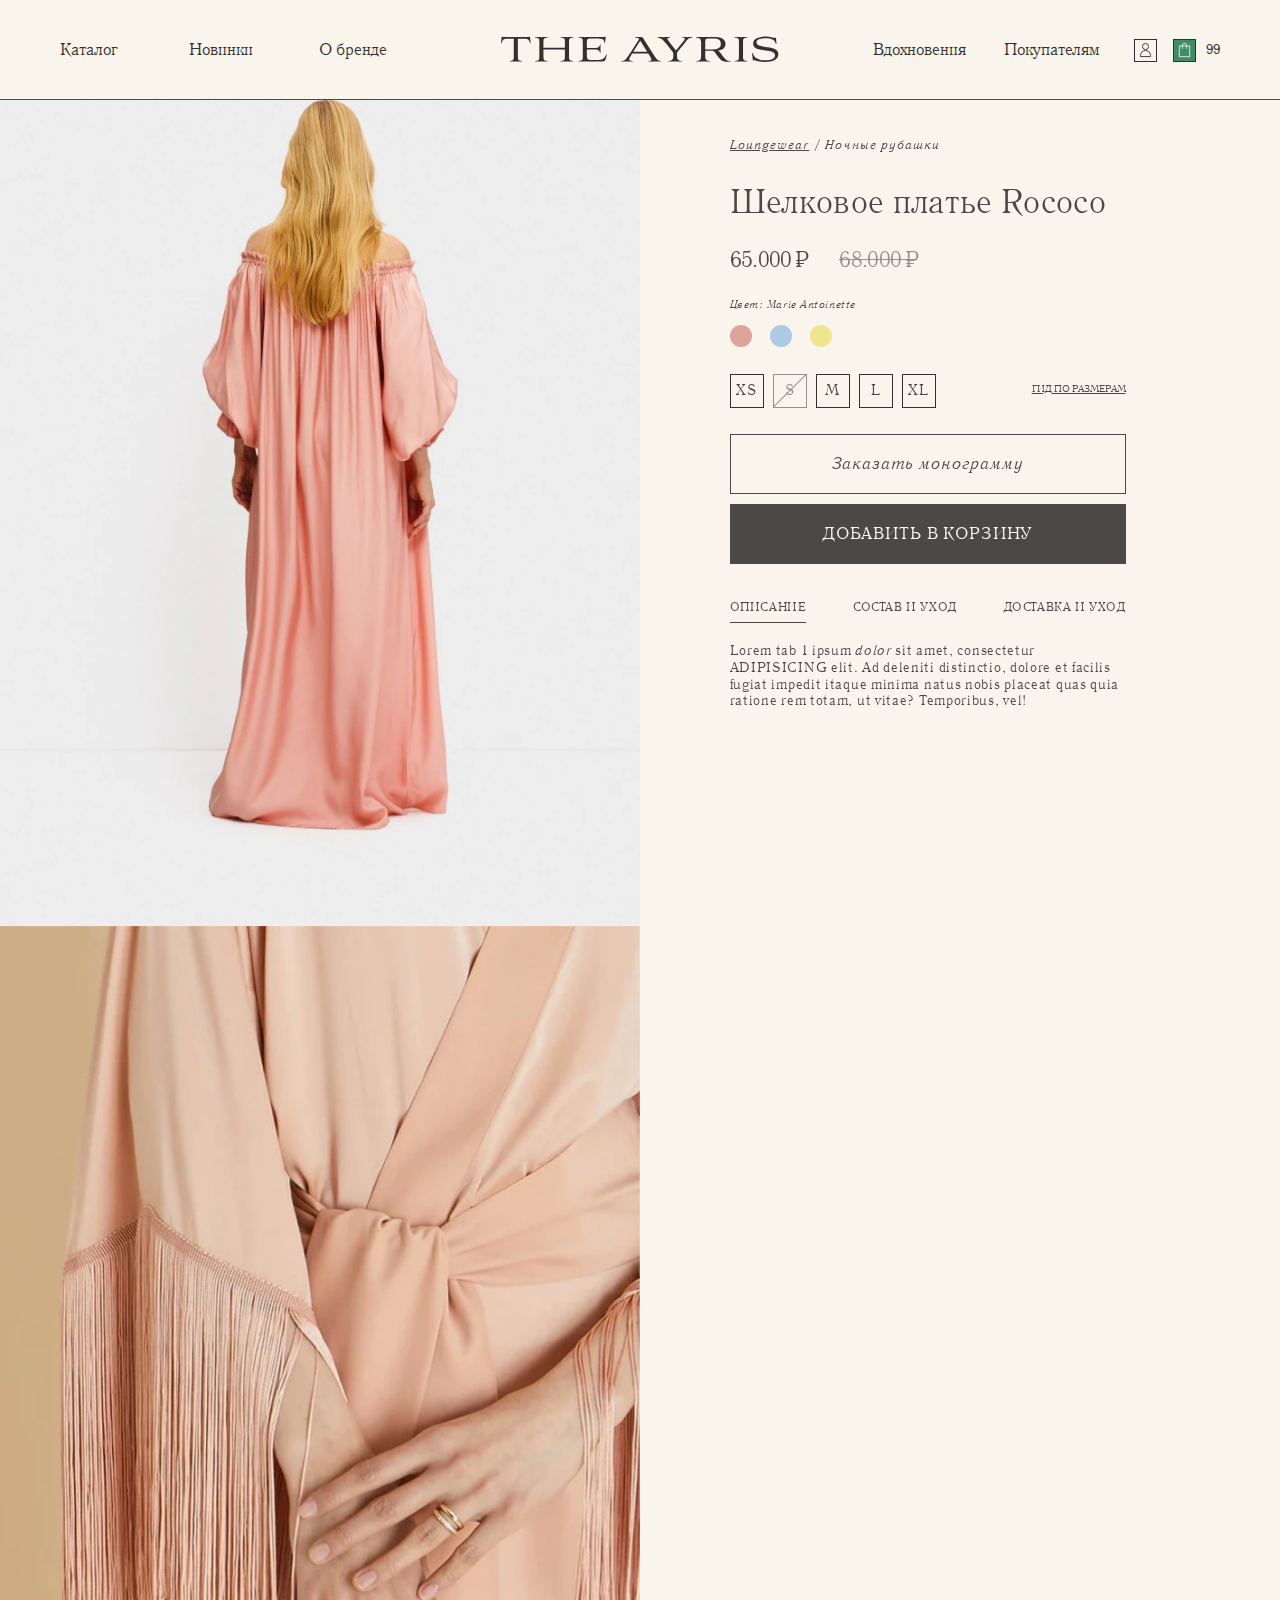
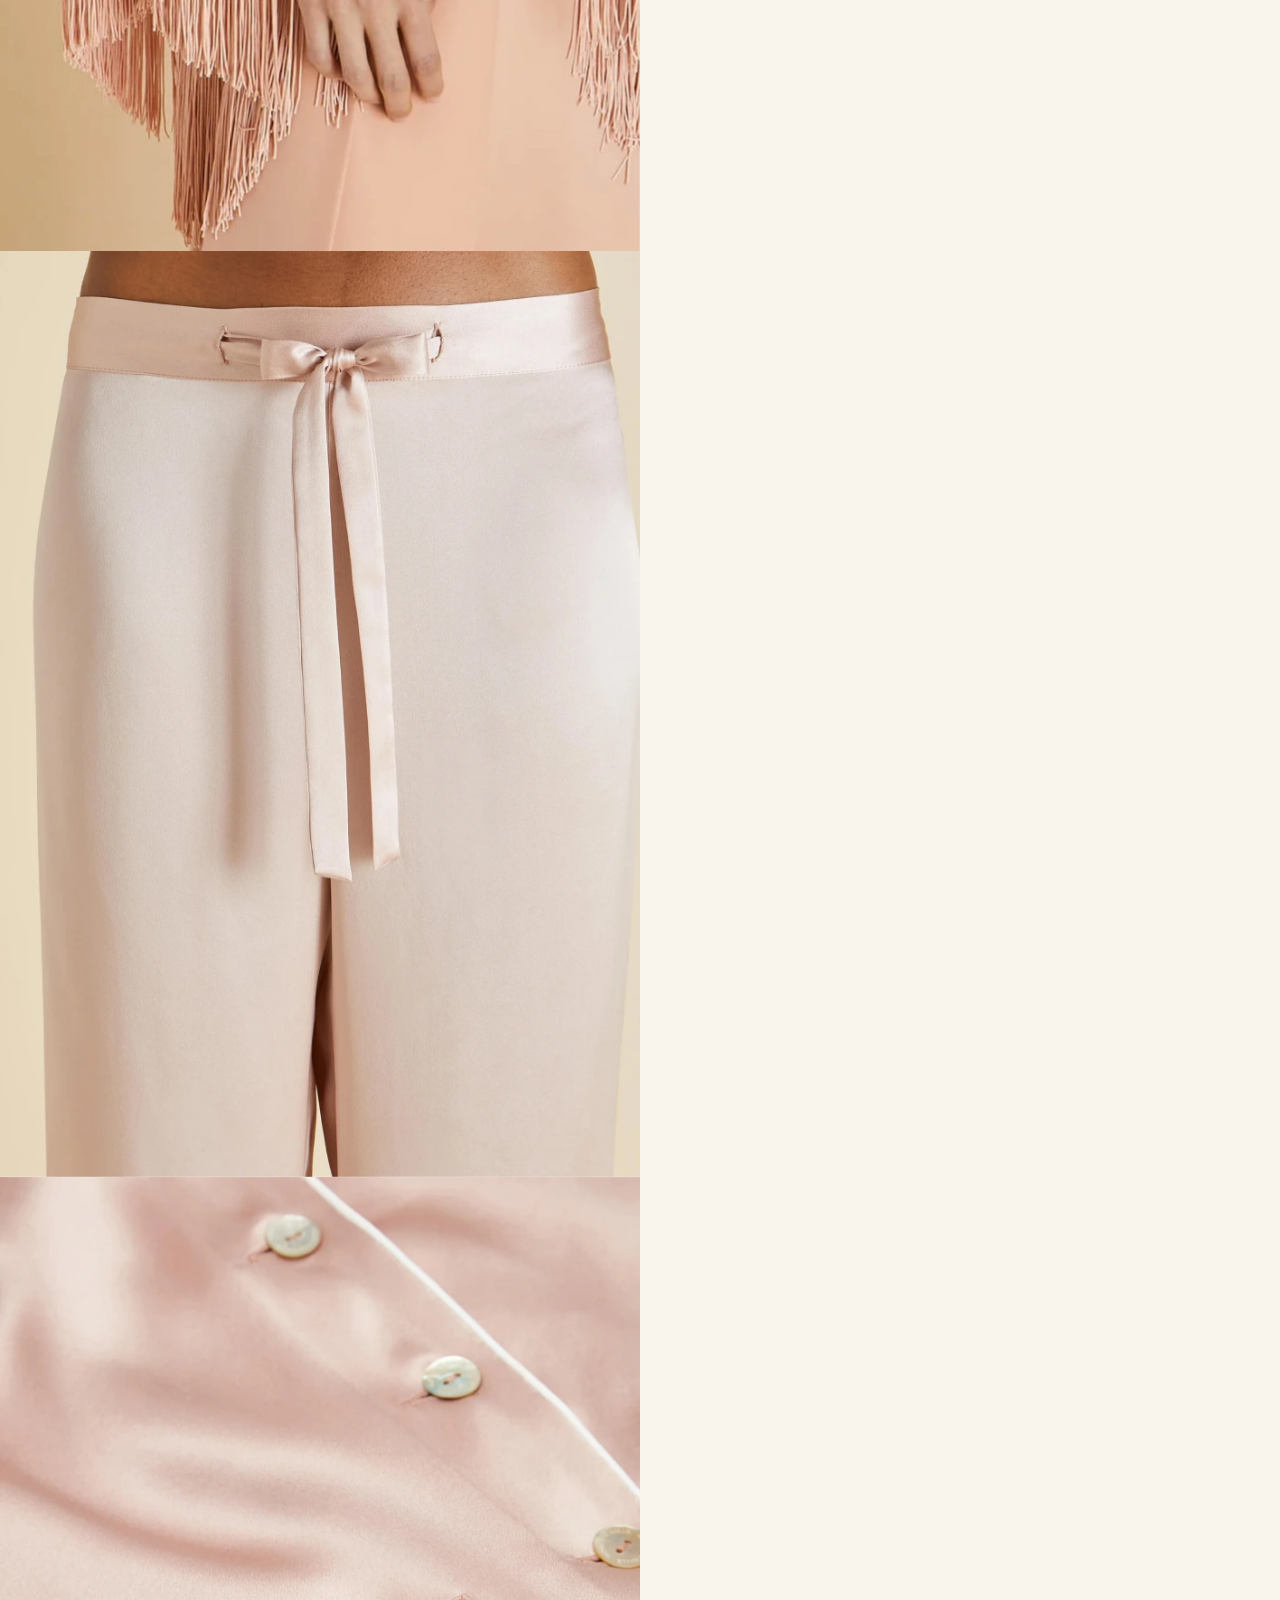
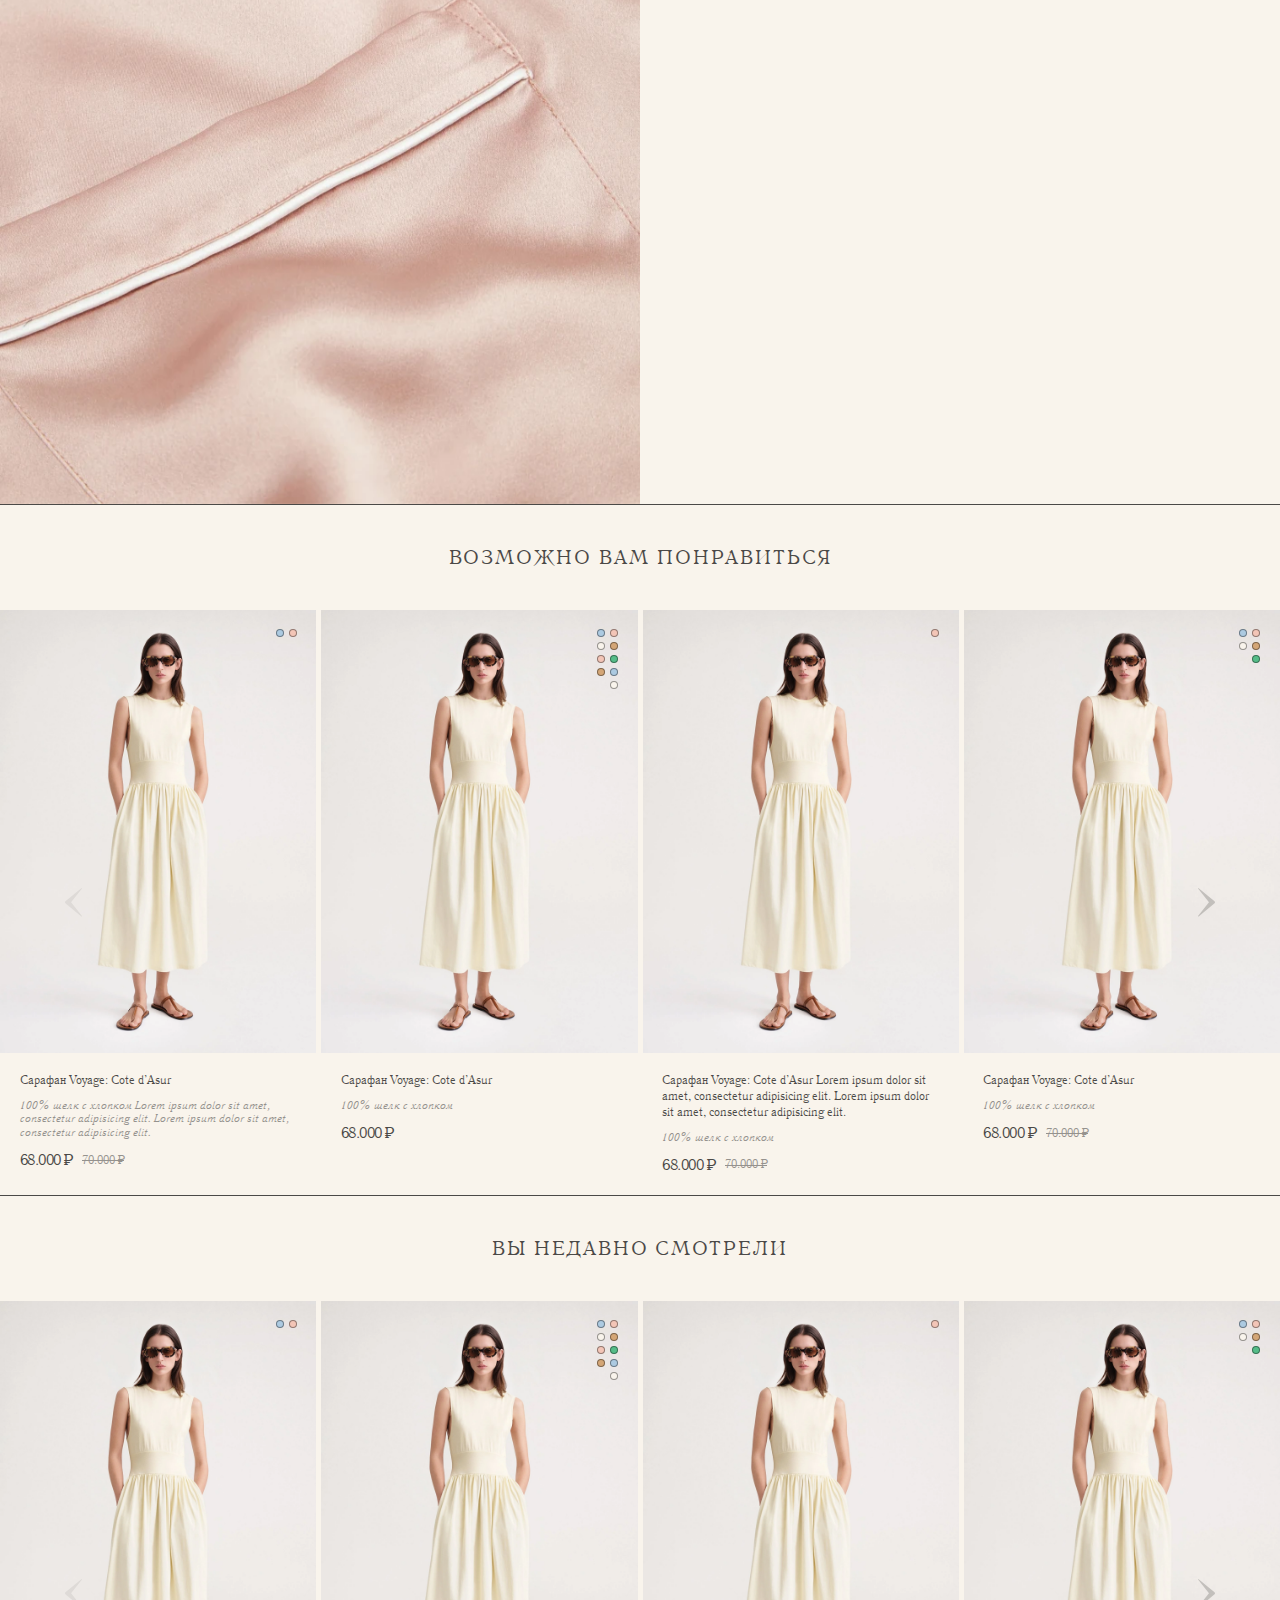
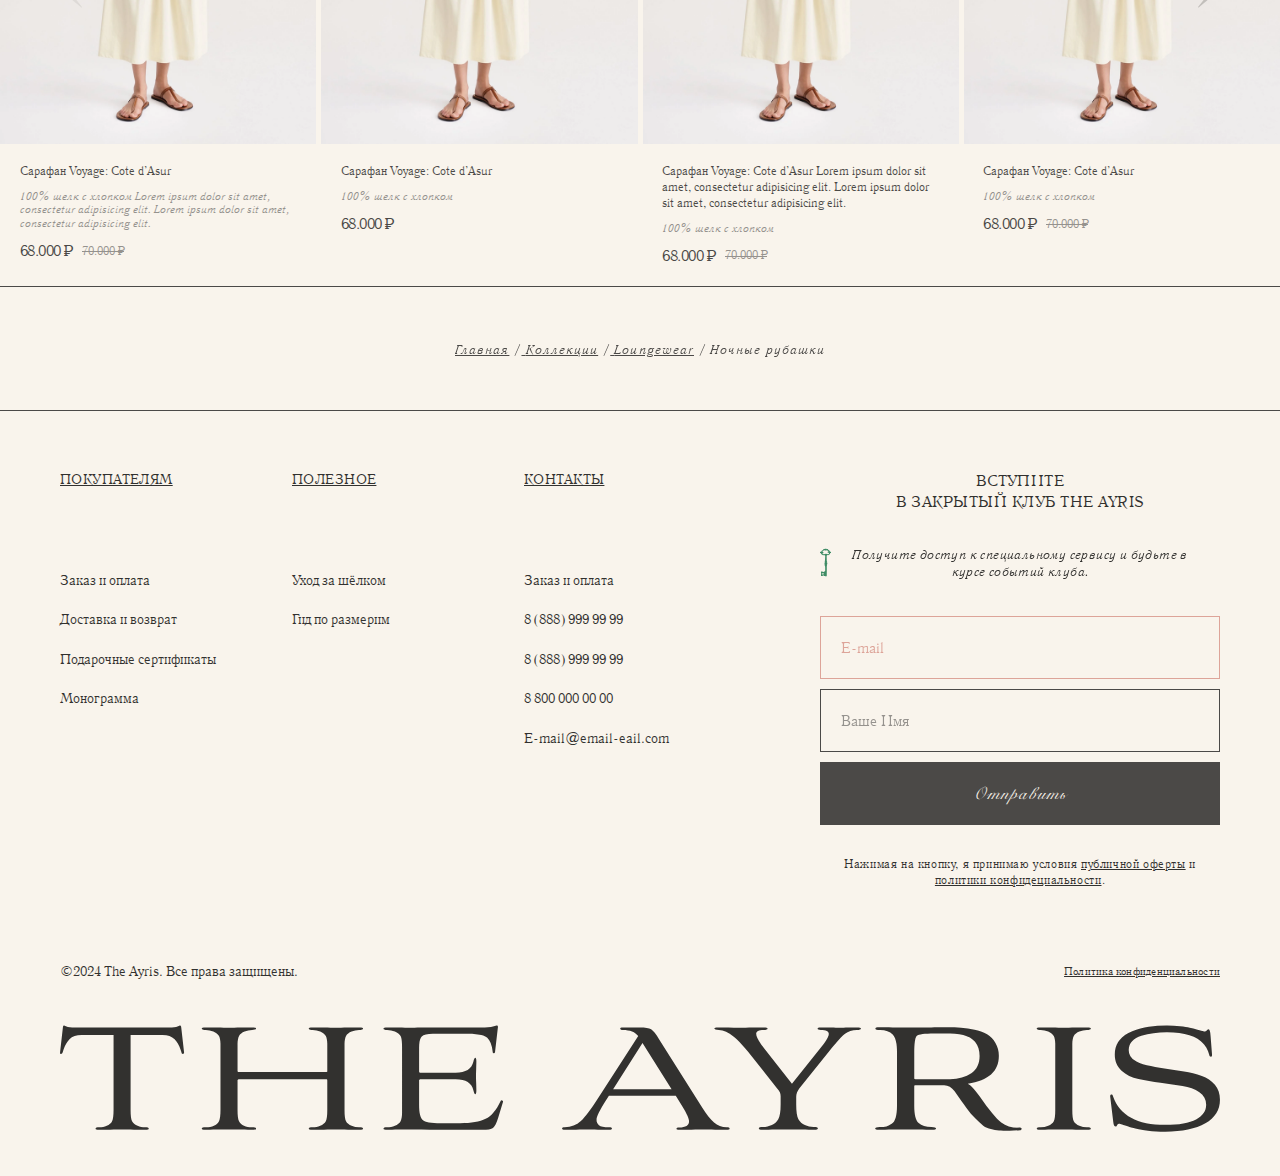
<file: product-card.html>
<!DOCTYPE html>
<html lang="en">
<head>
  <meta charset="UTF-8">
  <meta name="viewport"
        content="width=device-width, user-scalable=no, initial-scale=1.0, maximum-scale=1.0, minimum-scale=1.0">
  <meta http-equiv="X-UA-Compatible" content="ie=edge">
  <link rel="stylesheet" href="./styles/libs/fancybox-5.0.min.css">
  <link rel="stylesheet" href="./styles/libs/swiper-bundle.min.css">
  <link rel="stylesheet" href="./styles/styles.css">
  <title>Страница товара</title>
</head>
<body>

<header class="header" id="headerMain">
  <!--  Header burger menu  -->
  <button class="header-burger-button" id="hamburgerButton" type="button">
    <svg width="23" height="17" viewBox="0 0 23 17" fill="none" xmlns="http://www.w3.org/2000/svg">
      <line y1="0.5" x2="23" y2="0.5" stroke="#F9F4EC"/>
      <line y1="8.5" x2="23" y2="8.5" stroke="#F9F4EC"/>
      <line y1="16.5" x2="23" y2="16.5" stroke="#F9F4EC"/>
    </svg>
  </button>
  <!--  Header burger menu  -->

  <!--  Header logo  -->
  <a class="header__logo-wrapper" href="/">
    <svg class="header__logo" width="312" height="29" viewBox="0 0 312 29" fill="none" xmlns="http://www.w3.org/2000/svg">
      <title>THE AYRIS</title>
      <path d="M14.394 22.7071V2.51846H5.7972C4.38203 2.51846 3.2958 2.89654 2.5385 3.65268C1.78121 4.40882 1.17248 5.5939 0.712317 7.20793C0.613463 7.50276 0.46605 7.6519 0.268344 7.6519C0.0376857 7.6519 -0.043825 7.45766 0.0220773 7.05878L0.762611 0.494572C0.793828 0.173732 0.910024 0.000305176 1.10773 0.000305176C1.20658 0.0267551 1.30076 0.0682874 1.38695 0.123438C1.61396 0.234894 1.85399 0.31762 2.10147 0.369705C2.50651 0.461062 2.92113 0.50299 3.33627 0.494572H29.9833C30.3979 0.50285 30.8119 0.460923 31.2164 0.369705C31.4649 0.317396 31.7061 0.234685 31.9344 0.123438C32.0177 0.0687787 32.109 0.0272497 32.2049 0.000305176C32.4362 0.000305176 32.568 0.165061 32.6003 0.494572L33.3409 7.05878C33.4068 7.4542 33.3079 7.6519 33.0443 7.6519C32.8137 7.6519 32.6819 7.50276 32.6506 7.20793C32.1882 5.58928 31.5789 4.40419 30.8227 3.65268C30.0666 2.90116 28.9838 2.52309 27.5744 2.51846H18.9759V22.7071C18.9759 24.1882 19.1077 25.1917 19.3713 25.7178C19.7089 26.2823 20.2326 26.7116 20.8524 26.9318C21.4768 27.1983 22.1471 27.3409 22.826 27.3515C23.5197 27.3515 23.8666 27.4833 23.8666 27.7469C23.8666 27.9446 23.5706 28.0434 22.9786 28.0434C22.3196 28.0434 21.2993 28.0267 19.9176 27.9932C18.536 27.9596 17.4665 27.9434 16.7092 27.9446C15.9196 27.9446 14.8339 27.9608 13.4523 27.9932C12.0706 28.0255 11.0665 28.0423 10.4398 28.0434C9.84903 28.0434 9.55305 27.9446 9.55189 27.7469C9.55189 27.4833 9.89875 27.3515 10.5925 27.3515C11.2713 27.3409 11.9416 27.1983 12.5661 26.9318C13.2598 26.6531 13.7373 26.2485 13.9986 25.7178C14.2599 25.1871 14.3917 24.1835 14.394 22.7071Z" fill="black"/>
      <path d="M43.1537 22.707V5.08513C43.1537 4.0966 43.0225 3.3393 42.76 2.81324C42.4641 2.28833 41.9536 1.88367 41.2287 1.59925C40.5856 1.33598 39.8995 1.1937 39.2048 1.17955C38.481 1.17955 38.1191 1.04775 38.1191 0.784141C38.1191 0.588747 38.4319 0.490472 39.0574 0.489316C39.7141 0.489316 40.7506 0.505502 42.1669 0.537875C43.5832 0.570248 44.6695 0.587013 45.4256 0.588169C46.2141 0.588169 47.3079 0.571404 48.7069 0.537875C50.1058 0.504346 51.1343 0.488159 51.7921 0.489316C52.4165 0.489316 52.7304 0.588169 52.7304 0.784141C52.7304 1.04775 52.3685 1.17955 51.6447 1.17955C50.9577 1.19237 50.2793 1.33476 49.6451 1.59925C48.9375 1.87789 48.4357 2.28255 48.1398 2.81324C47.8761 3.34045 47.7443 4.09775 47.7443 5.08513V12.1401C47.7443 12.3708 47.8432 12.487 48.0409 12.487H71.6356C71.6691 12.492 71.7033 12.489 71.7355 12.4784C71.7676 12.4678 71.7968 12.4498 71.8208 12.4258C71.8447 12.4019 71.8627 12.3727 71.8733 12.3405C71.8839 12.3084 71.8869 12.2742 71.8819 12.2407V5.08513C71.8819 4.0966 71.7507 3.3393 71.4882 2.81324C71.1922 2.28833 70.6905 1.88367 69.9829 1.59925C69.3482 1.33686 68.6699 1.19625 67.9833 1.18476C67.2583 1.18476 66.8976 1.05295 66.8976 0.789344C66.8976 0.59395 67.2104 0.495675 67.8358 0.494518C68.4937 0.494518 69.5216 0.510705 70.9194 0.543078C72.3172 0.575451 73.3953 0.592216 74.1538 0.593372C74.9423 0.593372 76.0447 0.576607 77.461 0.543078C78.8774 0.509549 79.9139 0.493362 80.5706 0.494518C81.1949 0.494518 81.5088 0.593372 81.5088 0.789344C81.5088 1.05295 81.1464 1.18476 80.4214 1.18476C79.735 1.19775 79.0572 1.34014 78.4236 1.60445C77.7148 1.88309 77.213 2.28775 76.9182 2.81844C76.6546 3.34566 76.5228 4.10296 76.5228 5.09033V22.707C76.5228 24.254 76.6546 25.2576 76.9182 25.7177C77.213 26.245 77.7148 26.6496 78.4236 26.9317C79.057 27.1968 79.7349 27.3393 80.4214 27.3514C81.1464 27.3514 81.5088 27.4832 81.5088 27.7468C81.5088 27.9445 81.1949 28.0434 80.5706 28.0434C79.9116 28.0434 78.8832 28.0266 77.4853 27.9931C76.0875 27.9596 75.0099 27.9434 74.2526 27.9445C73.4618 27.9445 72.3675 27.9607 70.9697 27.9931C69.5719 28.0255 68.5272 28.0422 67.8358 28.0434C67.2104 28.0434 66.8976 27.9445 66.8976 27.7468C66.8976 27.4832 67.2583 27.3514 67.9833 27.3514C68.6703 27.3391 69.3488 27.1967 69.9829 26.9317C70.6893 26.6531 71.1911 26.2484 71.4882 25.7177C71.7507 25.2553 71.8819 24.2517 71.8819 22.707V14.8092C71.8819 14.5785 71.8004 14.4623 71.6356 14.4623H48.0912C48.0441 14.4557 47.9961 14.4601 47.951 14.4751C47.9059 14.4902 47.8649 14.5156 47.8312 14.5492C47.7976 14.5829 47.7722 14.6239 47.7572 14.669C47.7421 14.7141 47.7377 14.7621 47.7443 14.8092V22.707C47.7443 24.1881 47.8761 25.1917 48.1398 25.7177C48.7641 26.8034 49.9324 27.3462 51.6447 27.3462C52.3673 27.3462 52.7292 27.478 52.7304 27.7416C52.7304 27.9393 52.4165 28.0382 51.7921 28.0382C51.1331 28.0382 50.1047 28.0214 48.7069 27.9879C47.309 27.9544 46.2315 27.9382 45.4742 27.9393C44.6857 27.9393 43.5832 27.9555 42.1669 27.9879C40.7506 28.0203 39.7141 28.037 39.0574 28.0382C38.4307 28.0382 38.118 27.9393 38.1191 27.7416C38.1191 27.478 38.481 27.3462 39.2048 27.3462C40.9495 27.3462 42.1346 26.8034 42.76 25.7177C43.0225 25.0934 43.1537 24.0898 43.1537 22.707Z" fill="black"/>
      <path d="M113.365 28.0382H101.665C100.217 28.0382 98.7441 28.0215 97.248 27.988C95.7519 27.9544 94.7726 27.9382 94.3102 27.9394C93.554 27.9394 92.4846 27.9556 91.1018 27.988C89.719 28.0203 88.6992 28.0371 88.0425 28.0382C87.3488 28.0382 87.002 27.9394 87.002 27.7417C87.002 27.4781 87.3297 27.3463 87.9887 27.3463C88.7026 27.3374 89.4084 27.195 90.0699 26.9266C90.7925 26.6479 91.3024 26.2433 91.5995 25.7126C91.8631 25.1877 91.9949 24.431 91.9949 23.4424V5.82572C91.9949 4.31112 91.8631 3.30698 91.5995 2.81329C91.3035 2.28839 90.7936 1.88372 90.0699 1.5993C89.4081 1.33181 88.7025 1.1895 87.9887 1.17961C87.3297 1.17961 87.002 1.0478 87.002 0.784195C87.002 0.588801 87.3488 0.490525 88.0425 0.489369C88.6669 0.489369 89.6536 0.505556 91.0029 0.537929C92.3522 0.570302 93.3893 0.587067 94.1142 0.588223C94.7721 0.588223 95.7675 0.571458 97.1006 0.537929C98.4337 0.5044 99.4291 0.488213 100.087 0.489369H114.114C114.717 0.498235 115.32 0.456466 115.916 0.364502C116.269 0.314411 116.618 0.231977 116.956 0.118236C117.1 0.0560299 117.253 0.016258 117.409 0.000305176C117.737 0.000305176 117.853 0.215355 117.756 0.641985L117.015 7.05878C117.022 7.12709 117.01 7.19595 116.979 7.25735C116.948 7.31876 116.901 7.37018 116.842 7.40564C116.795 7.43862 116.739 7.45632 116.681 7.45632C116.624 7.45632 116.568 7.43862 116.521 7.40564C116.465 7.35778 116.422 7.29665 116.396 7.22785C116.37 7.15906 116.362 7.08482 116.372 7.01196C116.306 6.22389 116.123 5.45004 115.829 4.71579C115.621 4.1912 115.311 3.71312 114.917 3.30929C114.57 2.98094 114.035 2.73409 113.311 2.56876C112.663 2.41453 112.003 2.31475 111.339 2.27046C110.746 2.23925 109.873 2.22306 108.722 2.22191H100.283C98.7684 2.22191 97.7729 2.45314 97.2966 2.91561C96.8202 3.37808 96.5821 4.4146 96.5821 6.02516V12.2911C96.5821 12.5547 96.6965 12.6865 96.9289 12.6865H106.407C109.139 12.6865 110.735 11.6829 111.195 9.6758C111.358 9.01678 111.522 8.68726 111.688 8.68726C111.885 8.68726 111.984 9.01678 111.984 9.6758C111.984 10.0383 111.967 10.6869 111.936 11.6251C111.904 12.5634 111.885 13.2137 111.885 13.5744C111.885 13.9352 111.901 14.5786 111.936 15.4995C111.97 16.4204 111.984 17.0794 111.984 17.4748C111.984 18.1338 111.885 18.4616 111.688 18.4616C111.514 18.4616 111.358 18.1338 111.195 17.4748C110.767 15.4677 109.171 14.4635 106.407 14.4624H96.9272C96.88 14.4554 96.8318 14.4595 96.7866 14.4744C96.7413 14.4894 96.7001 14.5147 96.6664 14.5485C96.6327 14.5822 96.6073 14.6233 96.5924 14.6686C96.5774 14.7139 96.5733 14.7621 96.5803 14.8092V21.3318C96.5803 23.4696 96.9012 24.827 97.5428 25.4039C98.1845 25.9808 99.7887 26.2699 102.355 26.271H107.636C110.631 26.271 112.91 25.8762 114.473 25.0865C116.036 24.2968 117.361 22.736 118.448 20.404C118.611 20.0415 118.808 19.9774 119.039 20.2063C119.171 20.2722 119.213 20.3797 119.138 20.5531L117.855 24.7986C117.392 26.2797 116.923 27.1931 116.448 27.5388C115.973 27.8845 114.945 28.051 113.365 28.0382Z" fill="black"/>
      <path d="M167.489 21.8832L165.622 18.9037H147.636L146.861 20.1177C145.164 22.7931 144.315 24.5274 144.315 25.3205C144.302 25.6005 144.353 25.8798 144.464 26.1371C144.575 26.3944 144.744 26.6228 144.957 26.8051C145.384 27.167 146.288 27.3479 147.671 27.3479C148.191 27.3479 148.46 27.4641 148.46 27.6948C148.46 27.9254 148.214 28.0416 147.72 28.0416C147.026 28.0416 146.022 28.0248 144.709 27.9913C143.395 27.9578 142.409 27.9416 141.749 27.9428C141.089 27.9428 140.094 27.9589 138.762 27.9913C137.43 28.0237 136.435 28.0405 135.776 28.0416C135.282 28.0416 135.035 27.926 135.035 27.6948C135.035 27.4658 135.281 27.3479 135.776 27.3479C137.486 27.3479 138.925 26.797 140.094 25.6951C141.263 24.5933 142.801 22.5445 144.709 19.5489L155.52 2.81665C154.697 1.731 153.315 1.1876 151.374 1.18644C150.912 1.18644 150.68 1.05464 150.68 0.791026C150.68 0.595054 150.893 0.496201 151.322 0.496201H155.954C157.413 0.496201 158.426 0.669628 158.992 1.01648C159.559 1.36334 160.297 2.29637 161.207 3.81559L172.808 22.178C173.893 23.9031 174.93 25.1974 175.917 26.0611C176.85 26.9038 178.066 27.3655 179.323 27.3548C179.849 27.3548 180.112 27.4866 180.112 27.7502C180.112 27.948 179.849 28.0468 179.323 28.0468C178.629 28.0468 177.601 28.03 176.238 27.9965C174.875 27.963 173.831 27.9468 173.108 27.948C172.386 27.948 171.294 27.9641 169.83 27.9965C168.366 28.0289 167.273 28.0457 166.55 28.0468C166.056 28.0468 165.81 27.948 165.81 27.7502C165.81 27.519 166.057 27.4034 166.55 27.4034C168.313 27.4034 169.195 26.8438 169.195 25.7246C169.195 25.0644 168.626 23.784 167.489 21.8832ZM156.672 4.66885L148.765 17.1278H164.5L156.672 4.66885Z" fill="black"/>
      <path d="M193.829 21.226V19.2021C193.849 18.7998 193.79 18.3973 193.656 18.0176C193.431 17.5925 193.157 17.195 192.841 16.8331L185.931 8.09587C184.088 5.76039 182.492 4.04057 181.143 2.93642C179.794 1.83226 178.494 1.24839 177.243 1.1848C176.421 1.1189 176.008 0.987097 176.008 0.789391C176.008 0.591684 176.337 0.494565 176.996 0.494565C177.818 0.494565 178.739 0.510751 179.759 0.543124C180.779 0.575497 181.766 0.592262 182.721 0.593418C183.741 0.593418 184.965 0.576653 186.393 0.543124C187.821 0.509595 188.78 0.493408 189.272 0.494565C189.965 0.494565 190.312 0.59284 190.312 0.789391C190.312 1.053 189.965 1.1848 189.272 1.1848C187.929 1.1848 187.257 1.53166 187.256 2.22537C187.256 3.01851 187.961 4.30533 189.37 6.08585L196.873 15.6608L204.817 5.70778C206.131 4.10185 206.788 2.95492 206.788 2.26699C206.788 1.54553 206.065 1.1848 204.62 1.1848C204.059 1.1848 203.779 1.053 203.78 0.789391C203.78 0.593996 204.043 0.495721 204.569 0.494565C205.457 0.494565 206.386 0.510751 207.356 0.543124C208.327 0.575497 209.108 0.592262 209.701 0.593418C210.326 0.593418 211.098 0.576653 212.02 0.543124C212.941 0.509595 213.715 0.493408 214.34 0.494565C215.063 0.494565 215.425 0.59284 215.426 0.789391C215.426 1.053 215.064 1.1848 214.34 1.1848C213.057 1.21718 211.996 1.55305 211.156 2.19241C210.317 2.83178 208.929 4.3643 206.994 6.78996L198.886 16.8591C198.308 17.6523 198.019 18.4275 198.019 19.1848V21.2122C198.019 23.0933 198.216 24.4292 198.611 25.22C199.005 25.9076 199.614 26.4463 200.345 26.7531C201.07 27.1006 201.861 27.2864 202.665 27.2977C203.455 27.2977 203.85 27.4289 203.85 27.6914C203.85 27.9226 203.521 28.0382 202.863 28.0382C202.072 28.0382 200.912 28.0215 199.382 27.9879C197.853 27.9544 196.726 27.9382 196.002 27.9394C195.244 27.9394 194.108 27.9556 192.596 27.9879C191.084 28.0203 189.866 28.0371 188.942 28.0382C188.285 28.0382 187.956 27.9226 187.955 27.6914C187.955 27.4301 188.334 27.2989 189.091 27.2977C189.911 27.2912 190.719 27.1059 191.46 26.7549C192.191 26.4487 192.8 25.9105 193.194 25.2235C193.619 24.4674 193.83 23.1349 193.829 21.226Z" fill="black"/>
      <path d="M225.133 7.20784C225.133 4.77062 224.746 3.16584 223.973 2.39351C223.199 1.62118 222.072 1.21652 220.591 1.17952C219.737 1.17952 219.309 1.06391 219.308 0.832669C219.308 0.56906 219.655 0.437256 220.348 0.437256C221.302 0.437256 222.511 0.45402 223.976 0.48755C225.441 0.521079 226.733 0.537265 227.851 0.536109C228.936 0.536109 230.786 0.519923 233.4 0.48755C236.014 0.455177 237.749 0.438412 238.603 0.437256C240.018 0.437256 241.269 0.4783 242.354 0.560389C243.584 0.665505 244.805 0.855572 246.008 1.12923C247.185 1.36071 248.318 1.77688 249.364 2.3623C250.292 2.92921 251.064 3.71837 251.61 4.65847C252.236 5.72725 252.553 6.94927 252.524 8.18771C252.524 12.3014 249.743 14.7872 244.181 15.6451C244.939 16.0382 246.008 17.1897 247.389 19.0997C249.89 22.7209 251.815 25.0408 253.166 26.0594C254.516 27.0779 256.178 27.5404 258.15 27.4468C258.23 27.4408 258.311 27.4507 258.387 27.476C258.463 27.5013 258.534 27.5415 258.594 27.5942C258.64 27.6325 258.671 27.6865 258.68 27.7459C258.69 27.8054 258.677 27.8661 258.644 27.9168C258.599 27.9808 258.54 28.0339 258.472 28.0723C258.403 28.1107 258.327 28.1334 258.249 28.1387C257.262 28.237 256.324 28.2862 255.436 28.2862C254.119 28.2862 253.165 28.27 252.573 28.2376C251.829 28.1766 251.093 28.0442 250.375 27.8422C249.64 27.6742 248.944 27.3637 248.327 26.9282C247.616 26.3532 246.94 25.7352 246.303 25.0778C245.398 24.1639 244.565 23.1817 243.811 22.1399C243.002 21.0381 241.94 19.5495 240.627 17.6742C239.839 16.6197 238.901 16.0763 237.814 16.044H230.064C229.866 16.044 229.767 16.1601 229.767 16.3908V21.5728C229.767 23.9742 230.162 25.5292 230.952 26.238C231.741 26.9467 232.893 27.3005 234.408 27.2994C235.23 27.3653 235.641 27.4965 235.641 27.693C235.641 27.9243 235.312 28.0399 234.654 28.0399C233.7 28.0399 232.458 28.0231 230.927 27.9896C229.397 27.9561 228.27 27.9399 227.547 27.941C226.79 27.941 225.622 27.9572 224.042 27.9896C222.463 28.022 221.196 28.0387 220.241 28.0399C219.582 28.0399 219.254 27.9237 219.254 27.693C219.254 27.4976 219.665 27.3664 220.487 27.2994C221.092 27.3154 221.698 27.2572 222.289 27.1259C222.795 26.9804 223.272 26.7454 223.695 26.4322C224.19 26.0854 224.552 25.5113 224.783 24.698C225.013 23.8846 225.13 22.8475 225.13 21.5641L225.133 7.20784ZM230.069 14.4137H239.399C241.736 14.4137 243.644 13.8935 245.122 12.8529C246.601 11.8123 247.342 10.2578 247.344 8.18944C247.344 4.14281 244.695 2.1195 239.397 2.1195H235.152C232.517 2.1195 230.962 2.33339 230.487 2.76118C230.012 3.18896 229.773 4.65327 229.771 7.15408V14.1172C229.765 14.1576 229.768 14.1989 229.781 14.2377C229.794 14.2765 229.816 14.3117 229.845 14.3405C229.874 14.3693 229.909 14.391 229.948 14.4037C229.987 14.4164 230.028 14.4198 230.069 14.4137Z" fill="black"/>
      <path d="M267.697 22.707V5.08513C267.697 4.0966 267.565 3.3393 267.302 2.81324C267.004 2.28833 266.503 1.88367 265.796 1.59925C265.162 1.33476 264.484 1.19237 263.797 1.17955C263.074 1.17955 262.712 1.04775 262.711 0.784141C262.711 0.588747 263.007 0.490472 263.601 0.489316C264.257 0.489316 265.294 0.505502 266.71 0.537875C268.126 0.570248 269.212 0.587013 269.967 0.588169C270.723 0.588169 271.809 0.571404 273.226 0.537875C274.642 0.504346 275.679 0.488159 276.335 0.489316C276.96 0.489316 277.274 0.588169 277.274 0.784141C277.274 1.04775 276.911 1.17955 276.186 1.17955C275.499 1.19398 274.82 1.33814 274.187 1.60445C273.478 1.88309 272.976 2.28775 272.681 2.81844C272.418 3.34566 272.286 4.10296 272.286 5.09033V22.707C272.286 24.1881 272.418 25.1917 272.681 25.7177C272.976 26.245 273.478 26.6496 274.187 26.9317C274.82 27.1968 275.498 27.3393 276.184 27.3514C276.909 27.3514 277.272 27.4832 277.272 27.7468C277.272 27.9445 276.958 28.0434 276.334 28.0434C275.675 28.0434 274.646 28.0266 273.248 27.9931C271.851 27.9596 270.776 27.9416 270.024 27.9393C269.266 27.9393 268.18 27.9555 266.766 27.9879C265.352 28.0203 264.299 28.037 263.608 28.0382C263.014 28.0382 262.718 27.9393 262.718 27.7416C262.718 27.478 263.08 27.3462 263.804 27.3462C264.491 27.3342 265.169 27.1918 265.803 26.9265C266.511 26.6479 267.013 26.2432 267.308 25.7125C267.567 25.1911 267.697 24.1893 267.697 22.707Z" fill="black"/>
      <path d="M309.476 2.7647L309.872 7.84785C309.878 7.92821 309.868 8.009 309.843 8.08553C309.818 8.16205 309.777 8.23277 309.724 8.29356C309.681 8.34116 309.623 8.37212 309.56 8.381C309.496 8.38989 309.432 8.37611 309.377 8.34211C309.303 8.29421 309.241 8.22863 309.198 8.15119C309.155 8.07375 309.131 7.98683 309.129 7.89814C308.142 3.85151 304.358 1.8282 297.777 1.8282C296.558 1.82225 295.341 1.89582 294.131 2.04845C293.027 2.19364 291.937 2.43327 290.873 2.7647C289.82 3.09421 288.989 3.57981 288.381 4.22149C288.081 4.53241 287.846 4.89951 287.689 5.30164C287.533 5.70376 287.457 6.13296 287.467 6.56449C287.458 7.08253 287.577 7.59468 287.814 8.05546C288.051 8.51624 288.398 8.91138 288.825 9.20578C289.73 9.88099 290.898 10.3747 292.33 10.6868C293.761 10.999 295.344 11.2881 297.08 11.554L302.338 12.3656C303.972 12.6081 305.579 13.0035 307.139 13.5467C308.502 14.012 309.713 14.84 310.642 15.9417C311.547 17.0285 312 18.3621 312 19.9426C312 22.6747 310.691 24.7888 308.075 26.2849C305.459 27.781 301.863 28.5296 297.29 28.5307C296.402 28.5307 295.579 28.5146 294.822 28.4822C294.064 28.4498 293.333 28.3839 292.626 28.2845C291.917 28.1856 291.343 28.1024 290.892 28.0382C290.441 27.974 289.896 27.8648 289.239 27.6914C288.582 27.5179 288.127 27.4121 287.881 27.3445C287.635 27.2769 287.174 27.1312 286.494 26.9005C285.814 26.6699 285.399 26.5381 285.235 26.5051C284.808 26.375 284.52 26.4479 284.368 26.7271C284.215 27.0063 284.097 27.1468 283.998 27.1468C283.603 27.1468 283.371 26.7358 283.304 25.9137L282.467 19.0027C282.467 18.7061 282.597 18.5587 282.86 18.5587C283.034 18.5587 283.157 18.7321 283.256 19.0512C285.072 24.1558 289.748 26.708 297.284 26.708C301.003 26.708 303.767 26.2247 305.578 25.2582C307.388 24.2916 308.293 22.9713 308.292 21.2971C308.292 19.8877 307.682 18.7645 306.464 17.9274C305.245 17.0903 303.731 16.5377 301.92 16.2695L295.998 15.3885C293.861 15.0717 291.888 14.7248 290.079 14.3479C288.269 13.971 286.755 13.231 285.536 12.128C284.319 11.025 283.71 9.58501 283.71 7.80796C283.71 6.29568 284.13 5.00422 284.969 3.9336C285.809 2.86298 286.955 2.05365 288.408 1.50562C289.842 0.966927 291.329 0.578679 292.843 0.347132C294.46 0.109477 296.094 -0.00646602 297.728 0.000278059C298.916 -0.00322511 300.103 0.06279 301.284 0.197985C302.402 0.329789 303.265 0.461594 303.875 0.593398C304.484 0.725203 305.183 0.89863 305.973 1.11368C306.763 1.32873 307.289 1.46863 307.551 1.53337C307.947 1.6328 308.243 1.5669 308.441 1.33567C308.639 1.10674 308.802 0.988812 308.933 0.988812C309.231 0.987655 309.412 1.57962 309.476 2.7647Z" fill="black"/>
    </svg>
  </a>
  <!--  Header logo  -->

  <!--  Mobile user menu  -->
  <div class="header-menu__item_user_mobile">
    <a class="header-menu__item_user-link" href="/">
      <svg class="header-menu__item_user-link-icon" width="23" height="23" viewBox="0 0 23 23" fill="none" xmlns="http://www.w3.org/2000/svg">
        <circle cx="11.5" cy="7.5" r="3.05" stroke="#F9F4EC" stroke-width="0.9"/>
        <path d="M6.45 16.5C6.45 13.711 8.71096 11.45 11.5 11.45C14.289 11.45 16.55 13.711 16.55 16.5V17.55H6.45V16.5Z" stroke="#F9F4EC" stroke-width="0.9"/>
        <rect x="0.5" y="0.5" width="22" height="22" stroke="#F9F4EC"/>
      </svg>
    </a>
    <button type="button" data-sidebar-open-button="cartSidebar" class="header-menu__item_user-link active">
      <svg class="header-menu__item_user-link-icon" width="23" height="23" viewBox="0 0 23 23" fill="none" xmlns="http://www.w3.org/2000/svg">
        <rect x="0.5" y="0.5" width="22" height="22" stroke="#F9F4EC"/>
        <path d="M16.7801 6.70964H13.92V6.4839C13.92 5.11423 12.8343 4 11.5 4C10.1657 4 9.07998 5.11423 9.07998 6.4839V6.70964H6.21993C6.09852 6.70964 6 6.81077 6 6.93538V17.7743C6 17.899 6.09852 18 6.21993 18H16.7801C16.9015 18 17 17.8989 17 17.7743V6.93538C17 6.81077 16.9015 6.70964 16.7801 6.70964ZM9.51999 6.4839C9.51999 5.3633 10.4082 4.45163 11.5 4.45163C12.5918 4.45163 13.48 5.3633 13.48 6.4839V6.70964H9.51999V6.4839ZM16.56 17.5485H6.44002V7.16127H9.07998V9.64518C9.07998 9.76995 9.1785 9.87092 9.29991 9.87092C9.42132 9.87092 9.51984 9.76979 9.51984 9.64518V7.16127H13.4799V9.64518C13.4799 9.76995 13.5784 9.87092 13.6998 9.87092C13.8212 9.87092 13.9197 9.76979 13.9197 9.64518V7.16127H16.5597V17.5485H16.56Z" fill="#F9F4EC" stroke="#F9F4EC" stroke-width="0.3"/>
      </svg>
      <span class="header-menu__item_user-link-count">99</span>
    </button>
  </div>
  <!--  Mobile user menu  -->

  <div class="header-menu-wrapper" id="headerMenu">
    <nav class="header-menu">

      <div class="header-menu__mobile-header">
        <div class="header-menu__mobile-header-title">Меню</div>
        <button type="button" class="header-menu__mobile-button" id="closeMenuButton">
          <svg width="17" height="13" viewBox="0 0 17 13" fill="none" xmlns="http://www.w3.org/2000/svg">
            <path d="M2.84615 1.043H2.23515C2.21782 1.043 2.17448 1.04733 2.10515 1.056C2.03582 1.056 1.96215 1.07767 1.88415 1.121C1.81482 1.15567 1.74982 1.21633 1.68915 1.303C1.62848 1.381 1.59815 1.498 1.59815 1.654V11.95C1.59815 12.106 1.62848 12.223 1.68915 12.301C1.74982 12.3877 1.81482 12.4483 1.88415 12.483C1.96215 12.5263 2.03582 12.548 2.10515 12.548C2.17448 12.5567 2.21782 12.561 2.23515 12.561H2.84615V12.886H0.66215V0.717999H2.84615V1.043ZM9.75717 4.865C9.79184 4.82167 9.81784 4.77833 9.83517 4.735C9.86117 4.683 9.87417 4.62667 9.87417 4.566C9.87417 4.45333 9.82651 4.35367 9.73117 4.267C9.64451 4.17167 9.50584 4.124 9.31517 4.124H9.27617V3.994H11.1872V4.124C10.9618 4.15 10.7842 4.21933 10.6542 4.332C10.5242 4.44467 10.4245 4.54867 10.3552 4.644L8.96417 6.568L10.6282 9.259C10.7235 9.415 10.8492 9.54933 11.0052 9.662C11.1612 9.766 11.3302 9.83533 11.5122 9.87V10H9.27617V9.87C9.44951 9.87 9.57951 9.82667 9.66617 9.74C9.75284 9.65333 9.79617 9.571 9.79617 9.493C9.79617 9.47567 9.78751 9.44967 9.77017 9.415C9.76151 9.37167 9.73117 9.30667 9.67917 9.22L8.47017 7.283L7.13117 9.337C7.08784 9.40633 7.06617 9.467 7.06617 9.519C7.06617 9.63167 7.12684 9.71833 7.24817 9.779C7.37817 9.83967 7.50384 9.87 7.62517 9.87H7.67717V10H5.70117V9.87C5.81384 9.844 5.96984 9.78333 6.16917 9.688C6.37717 9.584 6.57217 9.402 6.75417 9.142L8.24917 6.971L7.02717 4.917C7.00117 4.88233 6.96217 4.826 6.91017 4.748C6.85817 4.66133 6.78884 4.57467 6.70217 4.488C6.61551 4.40133 6.51151 4.32333 6.39017 4.254C6.26884 4.18467 6.13017 4.14133 5.97417 4.124V3.994H8.24917V4.124H8.15817C8.03684 4.124 7.93717 4.15433 7.85917 4.215C7.78117 4.27567 7.74217 4.36233 7.74217 4.475C7.74217 4.51833 7.75084 4.566 7.76817 4.618C7.79417 4.67 7.81584 4.709 7.83317 4.735L8.78217 6.295L9.75717 4.865ZM16.55 0.717999V12.886H14.366V12.561H14.977C14.9943 12.561 15.0376 12.5567 15.107 12.548C15.1763 12.548 15.2456 12.5263 15.315 12.483C15.393 12.4483 15.4623 12.3877 15.523 12.301C15.5836 12.223 15.614 12.106 15.614 11.95V1.654C15.614 1.498 15.5836 1.381 15.523 1.303C15.4623 1.21633 15.393 1.15567 15.315 1.121C15.2456 1.07767 15.1763 1.056 15.107 1.056C15.0376 1.04733 14.9943 1.043 14.977 1.043H14.366V0.717999H16.55Z" fill="#4B4947"/>
          </svg>
        </button>
      </div>

      <ul class="header-menu__list">
        <li class="header-menu__item">

          <!--  Header menu item with drop down menu  -->
          <div class="header-menu__item-drop-menu-wrapper">
            <span class="header-menu__item-name">Каталог</span>
            <!-- Menu drop  -->
            <div class="menu-drop">
              <div class="menu-drop-lists-picture">
                <div class="menu-drop__section">

                  <!-- Menu drop / list wrapper  -->
                  <div class="menu-drop__list-wrapper mobile-drop-down">
                    <div class="menu-drop__list-title">Категории</div>
                    <button class="mobile-drop-down-button">Категории</button>
                    <ul class="menu-drop__list mobile-drop-down-list">
                      <li class="menu-drop__list-item">
                        <a title="Платья"
                           data-menu-drop-image="CategoryPicture"
                           data-menu-drop-title="Категория"
                           data-menu-drop-name="Платья"
                           class="menu-drop__list-link"
                           href="">
                          Платья
                        </a>
                      </li>
                      <li class="menu-drop__list-item">
                        <a title="Пижамы"
                           data-menu-drop-image="CategoryPicture"
                           data-menu-drop-title="Пижамы"
                           class="menu-drop__list-link"
                           href="">
                          Пижамы
                        </a>
                      </li>
                      <li class="menu-drop__list-item">
                        <a title="Комбинации" class="menu-drop__list-link" href="">
                          Комбинации
                        </a>
                      </li>
                      <li class="menu-drop__list-item">
                        <a title="Халаты" class="menu-drop__list-link" href="">
                          Халаты
                        </a>
                      </li>
                      <li class="menu-drop__list-item">
                        <a title="Топы и рубашки" class="menu-drop__list-link" href="">
                          Топы и рубашки
                        </a>
                      </li>
                      <li class="menu-drop__list-item">
                        <a title="Юбки, шорты, брюки" class="menu-drop__list-link" href="">
                          Юбки, шорты, брюки
                        </a>
                      </li>
                      <li class="menu-drop__list-item">
                        <a title="Костюмы"  class="menu-drop__list-link" href="">
                          Костюмы
                        </a>
                      </li>
                      <li class="menu-drop__list-item">
                        <a title="Категория"  class="menu-drop__list-link" href="">
                          Белье
                        </a>
                      </li>
                      <li class="menu-drop__list-item">
                        <a title="Категория"  class="menu-drop__list-link" href="">
                          Аксессуары
                        </a>
                      </li>
                    </ul>
                  </div>
                  <!-- Menu drop / list wrapper  -->

                </div>

                <div class="menu-drop__section">

                  <!-- Menu drop / list wrapper  -->
                  <div class="menu-drop__list-wrapper mobile-drop-down">
                    <div class="menu-drop__list-title">Коллекции</div>
                    <button class="mobile-drop-down-button">Коллекции</button>
                    <ul class="menu-drop__list mobile-drop-down-list">
                      <li class="menu-drop__list-item">
                        <a title="Коллекции" class="menu-drop__list-link" href="">
                          Для сна и дома
                        </a>
                      </li>
                      <li class="menu-drop__list-item">
                        <a title="Коллекции" class="menu-drop__list-link" href="">
                          Resort
                        </a>
                      </li>
                      <li class="menu-drop__list-item">
                        <a title="Коллекции" class="menu-drop__list-link" href="">
                          Вечерний выход
                        </a>
                      </li>
                      <li class="menu-drop__list-item">
                        <a title="Коллекции" class="menu-drop__list-link" href="">
                          Раскошная база
                        </a>
                      </li>
                      <li class="menu-drop__list-item">
                        <a title="Коллекции" class="menu-drop__list-link" href="">
                          Вечеринка дома
                        </a>
                      </li>
                      <li class="menu-drop__list-item">
                        <a title="Коллекции" class="menu-drop__list-link" href="">
                          Иконы The Ayris
                        </a>
                      </li>
                    </ul>
                  </div>
                  <!-- Menu drop / list wrapper  -->

                </div>
                <div class="menu-drop__section">

                  <!-- Menu drop / list wrapper  -->
                  <div class="menu-drop__list-wrapper mobile-drop-down">
                    <div class="menu-drop__list-title">Материал</div>
                    <button class="mobile-drop-down-button">Материал</button>
                    <ul class="menu-drop__list mobile-drop-down-list">
                      <li class="menu-drop__list-item">
                        <a title="Материал" class="menu-drop__list-link" href="">
                          Шелк-сатин
                        </a>
                      </li>
                      <li class="menu-drop__list-item">
                        <a title="Материал" class="menu-drop__list-link" href="">
                          Шелк-твил
                        </a>
                      </li>
                      <li class="menu-drop__list-item">
                        <a title="Материал" class="menu-drop__list-link" href="">
                          Шелк-креп
                        </a>
                      </li>
                      <li class="menu-drop__list-item">
                        <a title="Материал" class="menu-drop__list-link" href="">
                          Шелк с хлопком
                        </a>
                      </li>
                    </ul>
                  </div>
                  <!-- Menu drop / list wrapper  -->

                </div>

                <div class="menu-drop__picture-section">
                  <div class="menu-drop__list-link-picture">
                    <picture id="linkPicturePlace">
                      <source srcset="images/pictures/CategoryPicture.webp" type="image/webp">
                      <source srcset="images/pictures/CategoryPicture.jpg" type="image/jpeg">
                      <img src="images/pictures/CategoryPicture.jpg" alt="Category Picture">
                    </picture>
                    <div class="menu-drop__list-link-picture-title">
                      Категория
                    </div>
                    <div class="menu-drop__list-link-picture-name">
                      Пижамы
                    </div>
                  </div>
                </div>
              </div>
            </div>
            <!-- Menu drop  -->
          </div>
          <!--  Header menu item with drop down menu  -->
        </li>

        <li class="header-menu__item">
          <!--  Header menu item link  -->
          <a title="Новинки" class="header-menu__item-name" href="/">Новинки</a>
          <!--  Header menu item link  -->
        </li>
        <li class="header-menu__item">
          <!--  Header menu item link  -->
          <a title="О бренде" class="header-menu__item-name" href="/">О бренде</a>
          <!--  Header menu item link  -->
        </li>
      </ul>
      <ul class="header-menu__list header-menu__list_end">
        <li class="header-menu__item">
          <!--  Header menu item link  -->
          <a title="Вдохновения" class="header-menu__item-name" href="/">Вдохновения</a>
          <!--  Header menu item link  -->
        </li>
        <li class="header-menu__item">
          <!--  Header menu item link  -->
          <a title="Покупателям" class="header-menu__item-name" href="/">Покупателям</a>
          <!--  Header menu item link  -->
        </li>
        <li class="header-menu__item_user">
          <a class="header-menu__item_user-link" href="/">
            <svg class="header-menu__item_user-link-icon" width="23" height="23" viewBox="0 0 23 23" fill="none" xmlns="http://www.w3.org/2000/svg">
              <circle cx="11.5" cy="7.5" r="3.05" stroke="#F9F4EC" stroke-width="0.9"/>
              <path d="M6.45 16.5C6.45 13.711 8.71096 11.45 11.5 11.45C14.289 11.45 16.55 13.711 16.55 16.5V17.55H6.45V16.5Z" stroke="#F9F4EC" stroke-width="0.9"/>
              <rect x="0.5" y="0.5" width="22" height="22" stroke="#F9F4EC"/>
            </svg>
          </a>
          <button type="button" data-sidebar-open-button="cartSidebar" class="header-menu__item_user-link active">
            <svg class="header-menu__item_user-link-icon" width="23" height="23" viewBox="0 0 23 23" fill="none" xmlns="http://www.w3.org/2000/svg">
              <rect x="0.5" y="0.5" width="22" height="22" stroke="#F9F4EC"/>
              <path d="M16.7801 6.70964H13.92V6.4839C13.92 5.11423 12.8343 4 11.5 4C10.1657 4 9.07998 5.11423 9.07998 6.4839V6.70964H6.21993C6.09852 6.70964 6 6.81077 6 6.93538V17.7743C6 17.899 6.09852 18 6.21993 18H16.7801C16.9015 18 17 17.8989 17 17.7743V6.93538C17 6.81077 16.9015 6.70964 16.7801 6.70964ZM9.51999 6.4839C9.51999 5.3633 10.4082 4.45163 11.5 4.45163C12.5918 4.45163 13.48 5.3633 13.48 6.4839V6.70964H9.51999V6.4839ZM16.56 17.5485H6.44002V7.16127H9.07998V9.64518C9.07998 9.76995 9.1785 9.87092 9.29991 9.87092C9.42132 9.87092 9.51984 9.76979 9.51984 9.64518V7.16127H13.4799V9.64518C13.4799 9.76995 13.5784 9.87092 13.6998 9.87092C13.8212 9.87092 13.9197 9.76979 13.9197 9.64518V7.16127H16.5597V17.5485H16.56Z" fill="#F9F4EC" stroke="#F9F4EC" stroke-width="0.3"/>
            </svg>
            <span class="header-menu__item_user-link-count">99</span>
          </button>
        </li>
      </ul>
    </nav>

    <div class="header-menu-mobile-copy">
      <span>©2024 The Ayris.</span>
      <span>Все права защищены.</span>
    </div>

  </div>
</header>

<main class="main">
  <section class="product-section">
    <a href="/" class="bread-crumbs__back bread-crumbs__back_mobile">
      Назад...
    </a>
    <div id="productPictures" class="product-pictures-wrapper swiper">
      <div class="swiper-wrapper">
        <div class="swiper-slide">
          <a class="product-picture-full-img-link" href="images/product/product1@2x.jpg" data-fancybox="gallery"></a>
          <picture class="product-picture">
            <source srcset="images/product/product1.webp" type="image/webp">
            <source srcset="images/product/product1.jpg" type="image/jpeg">
            <img class="product-picture__img" src="images/product/product1.jpg" alt="Шелковое платье Rococo">
          </picture>
        </div>
        <div class="swiper-slide">
          <a class="product-picture-full-img-link" href="images/product/product2@2x.jpg" data-fancybox="gallery"></a>
          <picture class="product-picture">
            <source srcset="images/product/product2.webp" type="image/webp">
            <source srcset="images/product/product2.jpg" type="image/jpeg">
            <img class="product-picture__img" src="images/product/product2.jpg" alt="Шелковое платье Rococo">
          </picture>
        </div>
        <div class="swiper-slide">
          <a class="product-picture-full-img-link" href="images/product/product3@2x.jpg" data-fancybox="gallery"></a>
          <picture class="product-picture">
            <source srcset="images/product/product3.webp" type="image/webp">
            <source srcset="images/product/product3.jpg" type="image/jpeg">
            <img class="product-picture__img" src="images/product/product3.jpg" alt="Шелковое платье Rococo">
          </picture>
        </div>
        <div class="swiper-slide">
          <a class="product-picture-full-img-link" href="images/product/product4@2x.jpg" data-fancybox="gallery"></a>
          <picture class="product-picture">
            <source srcset="images/product/product4.webp" type="image/webp">
            <source srcset="images/product/product4.jpg" type="image/jpeg">
            <img class="product-picture__img" src="images/product/product4.jpg" alt="Шелковое платье Rococo">
          </picture>
        </div>
      </div>
      <div class="swiper-pagination"></div>
      <div class="swiper-button-prev"></div>
      <div class="swiper-button-next"></div>
    </div>
    <div class="product-info">

      <!--bread-crumbs-->
      <div class="bread-crumbs">
        <ul class="bread-crumbs__list">
          <li class="bread-crumbs__list-item bread-crumbs__list-item_active">
            <a title="Loungewear" href="">Loungewear</a>
          </li>
          <li class="bread-crumbs__list-item">
            Ночные рубашки
          </li>
        </ul>
      </div>
      <!--bread-crumbs-->

      <!--product-title-->
      <h1 class="product-title">
        Шелковое платье Rococo
      </h1>

      <!--product-price-->
      <div class="product-price-wrapper">
        <span class="product-price">
          65.000 ₽
        </span>
        <span class="product-price product-price_old">
          68.000 ₽
        </span>
      </div>

      <!--product-color-->
      <div class="product-color-wrapper">
        <div class="product-color-title">
          Цвет: <span>Marie Antoinette</span>
        </div>
        <div class="product-color">
          <label class="color-radio" for="color1">
            <input class="color-radio__input" type="radio" id="color1" name="productColor" value="1">
            <span class="color-radio__control" style="background-color: #DDA499"></span>
          </label>
          <label class="color-radio" for="color2">
            <input class="color-radio__input" type="radio" id="color2" name="productColor" value="1">
            <span class="color-radio__control" style="background-color: #ACCAE1"></span>
          </label>
          <label class="color-radio" for="color3">
            <input class="color-radio__input" type="radio" id="color3" name="productColor" value="1">
            <span class="color-radio__control" style="background-color: #EFE58F"></span>
          </label>
        </div>
      </div>

      <!--product-size-->
      <div class="product-size-wrapper">
        <div class="product-size">
          <label class="checkbox" for="size1" title="Size S">
            <input class="checkbox__input" type="checkbox" id="size1" name="type" value="xs" />
            <span class="checkbox__big-control">
                  xs
            </span>
          </label>
          <label data-fancybox data-src="#fn2" class="checkbox checkbox_disabled" for="size2" title="Size S">
            <input class="checkbox__input" disabled type="checkbox" id="size2" name="type" value="s" />
            <span class="checkbox__big-control">
                  s
            </span>
          </label>
          <label class="checkbox" for="size3" title="Size M">
            <input class="checkbox__input" type="checkbox" id="size3" name="type" value="m" />
            <span class="checkbox__big-control">
                  m
            </span>
          </label>
          <label class="checkbox" for="size4" title="Size L">
            <input class="checkbox__input" type="checkbox" id="size4" name="type" value="l" />
            <span class="checkbox__big-control">
                  l
            </span>
          </label>
          <label class="checkbox" for="size5" title="Size XL">
            <input class="checkbox__input" type="checkbox" id="size5" name="type" value="xl" />
            <span class="checkbox__big-control">
                  xl
            </span>
          </label>
        </div>

        <button data-fancybox data-src="#fn" class="product-size-guide-button">
          Гид по размерам
        </button>
      </div>

      <div class="product-button-wrapper">
        <button class="button" type="submit">
          <i>Заказать монограмму</i>
        </button>
        <button class="button button_gray" type="button" onclick="toggleClass()">
          <span class="uppercase">Добавить в корзину</span>
        </button>
      </div>

      <div class="tabs">
        <div class="tabs__header">
          <ul class="tabs__header-list">
            <li class="tabs__header-list-item">
              <button data-tab="tab1" class="fn-tab-button tabs__header-button active">
                Описание
              </button>
            </li>
            <li class="tabs__header-list-item">
              <button data-tab="tab2" class="fn-tab-button tabs__header-button">
                Состав и уход
              </button>
            </li>
            <li class="tabs__header-list-item">
              <button data-tab="tab3" class="fn-tab-button tabs__header-button">
                Доставка и уход
              </button>
            </li>
          </ul>
        </div>
        <div class="tabs__body">
          <div class="fn-tab-content tabs__body-content active" id="tab1">
            <p>
              Lorem tab 1 ipsum <i>dolor</i> sit amet, consectetur <span class="uppercase">adipisicing</span>
              elit. Ad deleniti distinctio, dolore et facilis fugiat
              impedit itaque minima natus nobis placeat quas quia ratione
              rem totam, ut vitae? Temporibus, vel!
            </p>
          </div>
          <div class="fn-tab-content tabs__body-content" id="tab2">
            <p>
              Lorem tab 2 ipsum dolor sit amet, consectetur adipisicing
              elit. Ad deleniti distinctio, dolore et facilis fugiat
              impedit itaque minima natus nobis placeat quas quia ratione
              rem totam, ut vitae? Temporibus, vel!
              Lorem ipsum dolor sit amet, consectetur adipisicing
              elit. Ad deleniti distinctio, dolore et facilis fugiat
              impedit itaque minima natus nobis placeat quas quia ratione
              rem totam, ut vitae? Temporibus, vel!
            </p>
          </div>
          <div class="fn-tab-content tabs__body-content" id="tab3">
            <p>
              Lorem tab 3 ipsum dolor sit amet, consectetur adipisicing
              elit.
            </p>
          </div>
        </div>
      </div>


    </div>
  </section>

  <section>
    <div class="section-title section-title_border-top">
      Возможно вам понравиться
    </div>
    <div id="youWillLikeIt" class="swiper">
      <div class="swiper-wrapper">
        <div class="swiper-slide">
          <!--  Card  -->
          <div class="card">
            <div class="card-top">
              <picture class="card-top__picture">
                <source srcset="images/pictures/card1.webp" type="image/webp">
                <source srcset="images/pictures/card1.jpg" type="image/jpeg">
                <img class="card-top__picture-img" src="images/pictures/card1.jpg" alt="Card">
              </picture>
              <a class="card-top__link" href="/" title="Сарафан Voyage: Сote d’Asur">
                <span class="card-top__link-hidden-text">Сарафан Voyage: Сote d’Asur</span>
              </a>
              <ul class="card-colors">
                <li class="card-colors__item" style="background-color: #F3C5B7"></li>
                <li class="card-colors__item" style="background-color: #ACCAE1"></li>
              </ul>
            </div>
            <div class="card-bottom">
              <h4 class="card-title">
                Сарафан Voyage: Сote d’Asur
              </h4>
              <p class="card-descriptor">
                100% шелк с хлопком Lorem ipsum dolor sit amet, consectetur adipisicing elit. Lorem ipsum dolor sit amet, consectetur adipisicing elit.
              </p>
              <div class="card-price">
                <span class="card-price__value">68.000 ₽</span>
                <span class="card-price__value_old">70.000 ₽</span>
              </div>
            </div>
          </div>
          <!--  Card  -->
        </div>
        <div class="swiper-slide">
          <!--  Card  -->
          <div class="card">
            <div class="card-top">
              <picture class="card-top__picture">
                <source srcset="images/pictures/card1.webp" type="image/webp">
                <source srcset="images/pictures/card1.jpg" type="image/jpeg">
                <img class="card-top__picture-img" src="images/pictures/card1.jpg" alt="Card">
              </picture>
              <a class="card-top__link" href="/" title="Сарафан Voyage: Сote d’Asur">
                <span class="card-top__link-hidden-text">Сарафан Voyage: Сote d’Asur</span>
              </a>
              <ul class="card-colors">
                <li class="card-colors__item" style="background-color: #F3C5B7"></li>
                <li class="card-colors__item" style="background-color: #ACCAE1"></li>
                <li class="card-colors__item" style="background-color: #D4A676"></li>
                <li class="card-colors__item" style="background-color: #F9F4EC"></li>
                <li class="card-colors__item" style="background-color: #55bc88"></li>
                <li class="card-colors__item" style="background-color: #F3C5B7"></li>
                <li class="card-colors__item" style="background-color: #ACCAE1"></li>
                <li class="card-colors__item" style="background-color: #D4A676"></li>
                <li class="card-colors__item" style="background-color: #F9F4EC"></li>
              </ul>
            </div>
            <div class="card-bottom">
              <h4 class="card-title">
                Сарафан Voyage: Сote d’Asur
              </h4>
              <p class="card-descriptor">
                100% шелк с хлопком
              </p>
              <div class="card-price">
                <span class="card-price__value">68.000 ₽</span>
              </div>
            </div>
          </div>
          <!--  Card  -->
        </div>
        <div class="swiper-slide">
          <!--  Card  -->
          <div class="card">
            <div class="card-top">
              <picture class="card-top__picture">
                <source srcset="images/pictures/card1.webp" type="image/webp">
                <source srcset="images/pictures/card1.jpg" type="image/jpeg">
                <img class="card-top__picture-img" src="images/pictures/card1.jpg" alt="Card">
              </picture>
              <a class="card-top__link" href="/" title="Сарафан Voyage: Сote d’Asur">
                <span class="card-top__link-hidden-text">Сарафан Voyage: Сote d’Asur</span>
              </a>
              <ul class="card-colors">
                <li class="card-colors__item" style="background-color: #F3C5B7"></li>
              </ul>
            </div>
            <div class="card-bottom">
              <h4 class="card-title">
                Сарафан Voyage: Сote d’Asur Lorem ipsum dolor sit amet, consectetur adipisicing elit. Lorem ipsum dolor sit amet, consectetur adipisicing elit.
              </h4>
              <p class="card-descriptor">
                100% шелк с хлопком
              </p>
              <div class="card-price">
                <span class="card-price__value">68.000 ₽</span>
                <span class="card-price__value_old">70.000 ₽</span>
              </div>
            </div>
          </div>
          <!--  Card  -->
        </div>
        <div class="swiper-slide">
          <!--  Card  -->
          <div class="card">
            <div class="card-top">
              <picture class="card-top__picture">
                <source srcset="images/pictures/card1.webp" type="image/webp">
                <source srcset="images/pictures/card1.jpg" type="image/jpeg">
                <img class="card-top__picture-img" src="images/pictures/card1.jpg" alt="Card">
              </picture>
              <a class="card-top__link" href="/" title="Сарафан Voyage: Сote d’Asur">
                <span class="card-top__link-hidden-text">Сарафан Voyage: Сote d’Asur</span>
              </a>
              <ul class="card-colors">
                <li class="card-colors__item" style="background-color: #F3C5B7"></li>
                <li class="card-colors__item" style="background-color: #ACCAE1"></li>
                <li class="card-colors__item" style="background-color: #D4A676"></li>
                <li class="card-colors__item" style="background-color: #F9F4EC"></li>
                <li class="card-colors__item" style="background-color: #55bc88"></li>
              </ul>
            </div>
            <div class="card-bottom">
              <h4 class="card-title">
                Сарафан Voyage: Сote d’Asur
              </h4>
              <p class="card-descriptor">
                100% шелк с хлопком
              </p>
              <div class="card-price">
                <span class="card-price__value">68.000 ₽</span>
                <span class="card-price__value_old">70.000 ₽</span>
              </div>
            </div>
          </div>
          <!--  Card  -->
        </div>
        <div class="swiper-slide">
          <!--  Card  -->
          <div class="card">
            <div class="card-top">
              <picture class="card-top__picture">
                <source srcset="images/pictures/card1.webp" type="image/webp">
                <source srcset="images/pictures/card1.jpg" type="image/jpeg">
                <img class="card-top__picture-img" src="images/pictures/card1.jpg" alt="Card">
              </picture>
              <a class="card-top__link" href="/" title="Сарафан Voyage: Сote d’Asur">
                <span class="card-top__link-hidden-text">Сарафан Voyage: Сote d’Asur</span>
              </a>
              <ul class="card-colors">
                <li class="card-colors__item" style="background-color: #F3C5B7"></li>
                <li class="card-colors__item" style="background-color: #ACCAE1"></li>
                <li class="card-colors__item" style="background-color: #D4A676"></li>
                <li class="card-colors__item" style="background-color: #F9F4EC"></li>
                <li class="card-colors__item" style="background-color: #55bc88"></li>
              </ul>
            </div>
            <div class="card-bottom">
              <h4 class="card-title">
                Сарафан Voyage: Сote d’Asur
              </h4>
              <p class="card-descriptor">
                100% шелк с хлопком
              </p>
              <div class="card-price">
                <span class="card-price__value">68.000 ₽</span>
                <span class="card-price__value_old">70.000 ₽</span>
              </div>
            </div>
          </div>
          <!--  Card  -->
        </div>
      </div>
      <div class="swiper-button-prev"></div>
      <div class="swiper-button-next"></div>
    </div>
  </section>

  <section>
    <div class="section-title section-title_border-top">
      Вы недавно смотрели
    </div>
    <div id="recentlyWatched" class="swiper">
      <div class="swiper-wrapper">
        <div class="swiper-slide">
          <!--  Card  -->
          <div class="card">
            <div class="card-top">
              <picture class="card-top__picture">
                <source srcset="images/pictures/card1.webp" type="image/webp">
                <source srcset="images/pictures/card1.jpg" type="image/jpeg">
                <img class="card-top__picture-img" src="images/pictures/card1.jpg" alt="Card">
              </picture>
              <a class="card-top__link" href="/" title="Сарафан Voyage: Сote d’Asur">
                <span class="card-top__link-hidden-text">Сарафан Voyage: Сote d’Asur</span>
              </a>
              <ul class="card-colors">
                <li class="card-colors__item" style="background-color: #F3C5B7"></li>
                <li class="card-colors__item" style="background-color: #ACCAE1"></li>
              </ul>
            </div>
            <div class="card-bottom">
              <h4 class="card-title">
                Сарафан Voyage: Сote d’Asur
              </h4>
              <p class="card-descriptor">
                100% шелк с хлопком Lorem ipsum dolor sit amet, consectetur adipisicing elit. Lorem ipsum dolor sit amet, consectetur adipisicing elit.
              </p>
              <div class="card-price">
                <span class="card-price__value">68.000 ₽</span>
                <span class="card-price__value_old">70.000 ₽</span>
              </div>
            </div>
          </div>
          <!--  Card  -->
        </div>
        <div class="swiper-slide">
          <!--  Card  -->
          <div class="card">
            <div class="card-top">
              <picture class="card-top__picture">
                <source srcset="images/pictures/card1.webp" type="image/webp">
                <source srcset="images/pictures/card1.jpg" type="image/jpeg">
                <img class="card-top__picture-img" src="images/pictures/card1.jpg" alt="Card">
              </picture>
              <a class="card-top__link" href="/" title="Сарафан Voyage: Сote d’Asur">
                <span class="card-top__link-hidden-text">Сарафан Voyage: Сote d’Asur</span>
              </a>
              <ul class="card-colors">
                <li class="card-colors__item" style="background-color: #F3C5B7"></li>
                <li class="card-colors__item" style="background-color: #ACCAE1"></li>
                <li class="card-colors__item" style="background-color: #D4A676"></li>
                <li class="card-colors__item" style="background-color: #F9F4EC"></li>
                <li class="card-colors__item" style="background-color: #55bc88"></li>
                <li class="card-colors__item" style="background-color: #F3C5B7"></li>
                <li class="card-colors__item" style="background-color: #ACCAE1"></li>
                <li class="card-colors__item" style="background-color: #D4A676"></li>
                <li class="card-colors__item" style="background-color: #F9F4EC"></li>
              </ul>
            </div>
            <div class="card-bottom">
              <h4 class="card-title">
                Сарафан Voyage: Сote d’Asur
              </h4>
              <p class="card-descriptor">
                100% шелк с хлопком
              </p>
              <div class="card-price">
                <span class="card-price__value">68.000 ₽</span>
              </div>
            </div>
          </div>
          <!--  Card  -->
        </div>
        <div class="swiper-slide">
          <!--  Card  -->
          <div class="card">
            <div class="card-top">
              <picture class="card-top__picture">
                <source srcset="images/pictures/card1.webp" type="image/webp">
                <source srcset="images/pictures/card1.jpg" type="image/jpeg">
                <img class="card-top__picture-img" src="images/pictures/card1.jpg" alt="Card">
              </picture>
              <a class="card-top__link" href="/" title="Сарафан Voyage: Сote d’Asur">
                <span class="card-top__link-hidden-text">Сарафан Voyage: Сote d’Asur</span>
              </a>
              <ul class="card-colors">
                <li class="card-colors__item" style="background-color: #F3C5B7"></li>
              </ul>
            </div>
            <div class="card-bottom">
              <h4 class="card-title">
                Сарафан Voyage: Сote d’Asur Lorem ipsum dolor sit amet, consectetur adipisicing elit. Lorem ipsum dolor sit amet, consectetur adipisicing elit.
              </h4>
              <p class="card-descriptor">
                100% шелк с хлопком
              </p>
              <div class="card-price">
                <span class="card-price__value">68.000 ₽</span>
                <span class="card-price__value_old">70.000 ₽</span>
              </div>
            </div>
          </div>
          <!--  Card  -->
        </div>
        <div class="swiper-slide">
          <!--  Card  -->
          <div class="card">
            <div class="card-top">
              <picture class="card-top__picture">
                <source srcset="images/pictures/card1.webp" type="image/webp">
                <source srcset="images/pictures/card1.jpg" type="image/jpeg">
                <img class="card-top__picture-img" src="images/pictures/card1.jpg" alt="Card">
              </picture>
              <a class="card-top__link" href="/" title="Сарафан Voyage: Сote d’Asur">
                <span class="card-top__link-hidden-text">Сарафан Voyage: Сote d’Asur</span>
              </a>
              <ul class="card-colors">
                <li class="card-colors__item" style="background-color: #F3C5B7"></li>
                <li class="card-colors__item" style="background-color: #ACCAE1"></li>
                <li class="card-colors__item" style="background-color: #D4A676"></li>
                <li class="card-colors__item" style="background-color: #F9F4EC"></li>
                <li class="card-colors__item" style="background-color: #55bc88"></li>
              </ul>
            </div>
            <div class="card-bottom">
              <h4 class="card-title">
                Сарафан Voyage: Сote d’Asur
              </h4>
              <p class="card-descriptor">
                100% шелк с хлопком
              </p>
              <div class="card-price">
                <span class="card-price__value">68.000 ₽</span>
                <span class="card-price__value_old">70.000 ₽</span>
              </div>
            </div>
          </div>
          <!--  Card  -->
        </div>
        <div class="swiper-slide">
          <!--  Card  -->
          <div class="card">
            <div class="card-top">
              <picture class="card-top__picture">
                <source srcset="images/pictures/card1.webp" type="image/webp">
                <source srcset="images/pictures/card1.jpg" type="image/jpeg">
                <img class="card-top__picture-img" src="images/pictures/card1.jpg" alt="Card">
              </picture>
              <a class="card-top__link" href="/" title="Сарафан Voyage: Сote d’Asur">
                <span class="card-top__link-hidden-text">Сарафан Voyage: Сote d’Asur</span>
              </a>
              <ul class="card-colors">
                <li class="card-colors__item" style="background-color: #F3C5B7"></li>
                <li class="card-colors__item" style="background-color: #ACCAE1"></li>
                <li class="card-colors__item" style="background-color: #D4A676"></li>
                <li class="card-colors__item" style="background-color: #F9F4EC"></li>
                <li class="card-colors__item" style="background-color: #55bc88"></li>
              </ul>
            </div>
            <div class="card-bottom">
              <h4 class="card-title">
                Сарафан Voyage: Сote d’Asur
              </h4>
              <p class="card-descriptor">
                100% шелк с хлопком
              </p>
              <div class="card-price">
                <span class="card-price__value">68.000 ₽</span>
                <span class="card-price__value_old">70.000 ₽</span>
              </div>
            </div>
          </div>
          <!--  Card  -->
        </div>
      </div>
      <div class="swiper-button-prev"></div>
      <div class="swiper-button-next"></div>
    </div>
  </section>

  <div class="bread-crumbs-full-width">
    <!--bread-crumbs-->
    <div class="bread-crumbs">
      <ul class="bread-crumbs__list">
        <li class="bread-crumbs__list-item bread-crumbs__list-item_active">
          <a title="Главная" href="">Главная</a>
        </li>
        <li class="bread-crumbs__list-item bread-crumbs__list-item_active">
          <a title="Коллекции"  href="">Коллекции</a>
        </li>
        <li class="bread-crumbs__list-item bread-crumbs__list-item_active">
          <a title="Loungewear" href="">Loungewear</a>
        </li>
        <li class="bread-crumbs__list-item">
          Ночные рубашки
        </li>
      </ul>
    </div>
    <!--bread-crumbs-->
  </div>
</main>

<footer class="footer">
  <div class="footer-main">
    <div class="footer-main__section">
      <h4 class="footer-main__title">Покупателям</h4>
      <ul class="footer-main__list">
        <li class="footer-main__item">
          <a title="Заказ и оплата" class="footer-main__link" href="">
            Заказ и оплата
          </a>
        </li>
        <li class="footer-main__item">
          <a title="Доставка и возврат" class="footer-main__link" href="">
            Доставка и возврат
          </a>
        </li>
        <li class="footer-main__item">
          <a title="Подарочные сертификаты" class="footer-main__link" href="">
            Подарочные сертификаты
          </a>
        </li>
        <li class="footer-main__item">
          <a title="Монограмма" class="footer-main__link" href="">
            Монограмма
          </a>
        </li>
      </ul>
    </div>
    <div class="footer-main__section">
      <h4 class="footer-main__title">Полезное</h4>
      <ul class="footer-main__list">
        <li class="footer-main__item">
          <a title="Уход за шёлком" class="footer-main__link" href="">
            Уход за шёлком
          </a>
        </li>
        <li class="footer-main__item">
          <a title="Гид по размерим" class="footer-main__link" href="">
            Гид по размерим
          </a>
        </li>
      </ul>
    </div>
    <div class="footer-main__section">
      <h4 class="footer-main__title">Контакты</h4>
      <ul class="footer-main__list">
        <li class="footer-main__item">
          <a title="Заказ и оплата" class="footer-main__link" href="">
            Заказ и оплата
          </a>
        </li>
        <li class="footer-main__item">
          <a title="8 (888) 999 99 99" class="footer-main__link" href="tel:+">
            8 (888) 999 99 99
          </a>
        </li>
        <li class="footer-main__item">
            <span class="footer-main__link">
              8 (888) 999 99 99
            </span>
        </li>
        <li class="footer-main__item">
          <a title="8 800 000 00 00" class="footer-main__link" href="tel:+">
            8 800 000 00 00
          </a>
        </li>
        <li class="footer-main__item">
          <a title="E-mail@email-eail.com" class="footer-main__link" href="mailto:">
            E-mail@email-eail.com
          </a>
        </li>
      </ul>
    </div>
    <div class="footer-main__section-form">
      <div class="club-form-wrapper">
        <h4 class="club-form-title uppercase">Вступите<br> в закрытый клуб The Ayris</h4>
        <p class="club-form-descriptor club-form-descriptor_icon">
          Получите доступ к специальному сервису и&nbsp;будьте в курсе событий клуба.
        </p>
        <form>
          <div class="input-group-column-wrapper">
            <!-- If the data in the field is invalid, add class input-container_invalid next to input-container -->
            <div class="input-container input-container_invalid input-container_big-height">
              <input class="input-field" type="email" id="email" placeholder="" required="" />
              <label class="input-label" for="email">E-mail</label>
            </div>
            <div class="input-container input-container_big-height">
              <input class="input-field" type="text" id="yourName" placeholder="" required="" />
              <label class="input-label" for="yourName">Ваше Имя</label>
            </div>
            <button class="button button_gray" type="submit">
              Отправить
            </button>
          </div>
        </form>
        <p class="club-form-agreements">
          Нажимая на кнопку, я принимаю условия <a href="">публичной оферты</a> и <a href="">политики конфидециальности</a>.
        </p>
      </div>
    </div>
  </div>
  <div class="footer-info">
    <div class="footer-info-copy">
      ©2024&nbsp;The&nbsp;Ayris. Все&nbsp;права&nbsp;защищены.
    </div>
    <a class="footer-info-link" href="/">
      Политика конфиденциальности
    </a>
  </div>
  <div class="footer-logo">
    <title>THE AYRIS</title>
    <svg width="100%" height="100%" viewBox="0 0 1320 122" fill="none" xmlns="http://www.w3.org/2000/svg">
      <path d="M60.8976 96.7152V11.3017H24.5266C18.5394 11.3017 13.9438 12.9012 10.7398 16.1003C7.53588 19.2994 4.96048 24.3132 3.01365 31.1418C2.59542 32.3891 1.97175 33.0201 1.1353 33.0201C0.15944 33.0201 -0.185413 32.1984 0.0934041 30.5108L3.22643 2.73908C3.3585 1.38168 3.8501 0.647949 4.68656 0.647949C5.10476 0.759853 5.50321 0.935566 5.86786 1.1689C6.82832 1.64044 7.8438 1.99044 8.89083 2.21079C10.6045 2.59731 12.3587 2.7747 14.115 2.73908H126.853C128.607 2.7741 130.358 2.59672 132.069 2.21079C133.121 1.98949 134.141 1.63956 135.107 1.1689C135.46 0.937645 135.846 0.761945 136.252 0.647949C137.23 0.647949 137.788 1.34499 137.925 2.73908L141.058 30.5108C141.337 32.1837 140.918 33.0201 139.803 33.0201C138.827 33.0201 138.27 32.3891 138.137 31.1418C136.181 24.2936 133.603 19.2798 130.404 16.1003C127.205 12.9208 122.624 11.3213 116.661 11.3017H80.2828V96.7152C80.2828 102.981 80.8404 107.227 81.9557 109.453C83.3837 111.841 85.5994 113.658 88.2218 114.589C90.8636 115.717 93.6995 116.32 96.5716 116.365C99.5065 116.365 100.974 116.922 100.974 118.037C100.974 118.874 99.7218 119.292 97.2173 119.292C94.4291 119.292 90.1123 119.221 84.267 119.079C78.4216 118.938 73.8969 118.869 70.6929 118.874C67.352 118.874 62.7589 118.942 56.9135 119.079C51.0681 119.216 46.8198 119.287 44.1686 119.292C41.669 119.292 40.4168 118.874 40.4119 118.037C40.4119 116.922 41.8793 116.365 44.8143 116.365C47.6864 116.32 50.5223 115.717 53.1641 114.589C56.099 113.41 58.1192 111.698 59.2247 109.453C60.3302 107.208 60.8879 102.962 60.8976 96.7152Z" fill="#32312F"/>
      <path d="M182.576 96.7152V22.1609C182.576 17.9786 182.02 14.7747 180.91 12.549C179.658 10.3283 177.498 8.61623 174.431 7.41292C171.711 6.29909 168.808 5.69713 165.869 5.63729C162.806 5.63729 161.275 5.07965 161.275 3.96438C161.275 3.13771 162.599 2.72193 165.245 2.71704C168.023 2.71704 172.409 2.78552 178.401 2.92249C184.393 3.05945 188.988 3.13038 192.187 3.13527C195.523 3.13527 200.151 3.06434 206.07 2.92249C211.988 2.78063 216.339 2.71215 219.123 2.71704C221.764 2.71704 223.092 3.13527 223.092 3.96438C223.092 5.07965 221.561 5.63729 218.499 5.63729C215.592 5.69151 212.722 6.29393 210.039 7.41292C207.045 8.59178 204.923 10.3038 203.67 12.549C202.555 14.7796 201.997 17.9835 201.997 22.1609V52.009C201.997 52.9849 202.416 53.4765 203.252 53.4765H303.076C303.218 53.4975 303.362 53.4851 303.498 53.4402C303.634 53.3953 303.758 53.3191 303.859 53.2178C303.961 53.1165 304.037 52.9929 304.082 52.8569C304.127 52.7209 304.139 52.5763 304.118 52.4346V22.1609C304.118 17.9786 303.563 14.7747 302.452 12.549C301.2 10.3283 299.077 8.61623 296.084 7.41292C293.399 6.30283 290.529 5.70794 287.624 5.6593C284.557 5.6593 283.031 5.10167 283.031 3.9864C283.031 3.15973 284.354 2.74394 287 2.73905C289.783 2.73905 294.132 2.80754 300.046 2.9445C305.96 3.08146 310.521 3.15239 313.73 3.15728C317.066 3.15728 321.73 3.08635 327.722 2.9445C333.714 2.80264 338.099 2.73416 340.878 2.73905C343.519 2.73905 344.847 3.15728 344.847 3.9864C344.847 5.10167 343.314 5.6593 340.247 5.6593C337.343 5.71427 334.475 6.31668 331.794 7.43493C328.796 8.61379 326.673 10.3258 325.426 12.571C324.31 14.8016 323.753 18.0055 323.753 22.1829V96.7152C323.753 103.26 324.31 107.506 325.426 109.453C326.673 111.683 328.796 113.395 331.794 114.589C334.474 115.711 337.342 116.313 340.247 116.365C343.314 116.365 344.847 116.922 344.847 118.037C344.847 118.874 343.519 119.292 340.878 119.292C338.09 119.292 333.739 119.221 327.825 119.079C321.911 118.937 317.352 118.869 314.148 118.874C310.802 118.874 306.172 118.942 300.259 119.079C294.345 119.216 289.925 119.287 287 119.292C284.354 119.292 283.031 118.874 283.031 118.037C283.031 116.922 284.557 116.365 287.624 116.365C290.531 116.312 293.401 115.71 296.084 114.589C299.072 113.41 301.195 111.698 302.452 109.453C303.563 107.496 304.118 103.25 304.118 96.7152V63.3012C304.118 62.3253 303.773 61.8337 303.076 61.8337H203.465C203.266 61.8056 203.063 61.8241 202.872 61.8879C202.681 61.9517 202.507 62.059 202.365 62.2013C202.223 62.3436 202.115 62.5171 202.052 62.7079C201.988 62.8988 201.969 63.1019 201.997 63.3012V96.7152C201.997 102.981 202.555 107.227 203.67 109.453C206.312 114.046 211.255 116.343 218.499 116.343C221.556 116.343 223.087 116.9 223.092 118.015C223.092 118.852 221.764 119.27 219.123 119.27C216.335 119.27 211.984 119.199 206.07 119.057C200.156 118.915 195.597 118.847 192.393 118.852C189.057 118.852 184.393 118.92 178.401 119.057C172.409 119.194 168.023 119.265 165.245 119.27C162.594 119.27 161.271 118.852 161.275 118.015C161.275 116.9 162.806 116.343 165.869 116.343C173.25 116.343 178.264 114.046 180.91 109.453C182.02 106.811 182.576 102.566 182.576 96.7152Z" fill="#32312F"/>
      <path d="M479.62 119.27H430.123C423.994 119.27 417.764 119.199 411.435 119.057C405.105 118.915 400.962 118.847 399.005 118.852C395.806 118.852 391.282 118.92 385.431 119.057C379.581 119.194 375.267 119.265 372.488 119.27C369.553 119.27 368.086 118.852 368.086 118.015C368.086 116.9 369.473 116.343 372.261 116.343C375.281 116.305 378.267 115.703 381.066 114.567C384.123 113.388 386.28 111.676 387.537 109.431C388.652 107.21 389.21 104.009 389.21 99.8263V25.294C389.21 18.886 388.652 14.6377 387.537 12.5491C386.285 10.3283 384.128 8.61626 381.066 7.41294C378.266 6.28124 375.28 5.67916 372.261 5.63732C369.473 5.63732 368.086 5.07968 368.086 3.96441C368.086 3.13774 369.553 2.72196 372.488 2.71707C375.13 2.71707 379.305 2.78555 385.013 2.92251C390.722 3.05948 395.109 3.1304 398.176 3.1353C400.959 3.1353 405.171 3.06437 410.811 2.92251C416.451 2.78066 420.663 2.71218 423.446 2.71707H482.79C485.341 2.75458 487.892 2.57786 490.413 2.18878C491.91 1.97686 493.383 1.6281 494.816 1.14689C495.425 0.883708 496.071 0.715442 496.731 0.647949C498.118 0.647949 498.609 1.55777 498.198 3.36275L495.065 30.5108C495.095 30.7998 495.041 31.0911 494.911 31.3509C494.781 31.6107 494.58 31.8282 494.332 31.9782C494.133 32.1178 493.896 32.1927 493.653 32.1927C493.41 32.1927 493.173 32.1178 492.974 31.9782C492.738 31.7758 492.556 31.5171 492.446 31.2261C492.336 30.935 492.3 30.6209 492.343 30.3127C492.063 26.9785 491.289 23.7045 490.047 20.5981C489.167 18.3787 487.855 16.356 486.187 14.6475C484.72 13.2583 482.455 12.214 479.393 11.5145C476.652 10.862 473.861 10.4398 471.05 10.2525C468.541 10.1204 464.85 10.0519 459.978 10.047H424.275C417.867 10.047 413.655 11.0253 411.64 12.982C409.625 14.9386 408.617 19.3238 408.617 26.1377V52.6474C408.617 53.7627 409.101 54.3203 410.085 54.3203H450.183C461.742 54.3203 468.494 50.0745 470.441 41.5828C471.131 38.7946 471.826 37.4005 472.525 37.4005C473.362 37.4005 473.78 38.7946 473.78 41.5828C473.78 43.1163 473.706 45.8604 473.574 49.8299C473.442 53.7994 473.362 56.5509 473.362 58.077C473.362 59.6032 473.428 62.3253 473.574 66.2214C473.721 70.1175 473.78 72.9057 473.78 74.5786C473.78 77.3668 473.362 78.7535 472.525 78.7535C471.791 78.7535 471.131 77.3668 470.441 74.5786C468.631 66.0869 461.879 61.8386 450.183 61.8337H410.077C409.878 61.804 409.674 61.8215 409.482 61.8847C409.291 61.9479 409.117 62.0552 408.974 62.1979C408.831 62.3405 408.724 62.5147 408.661 62.7063C408.598 62.8979 408.58 63.1016 408.61 63.3012V90.8968C408.61 99.9412 409.967 105.684 412.682 108.125C415.397 110.566 422.184 111.789 433.043 111.793H455.385C468.054 111.793 477.695 110.123 484.309 106.782C490.922 103.441 496.528 96.8375 501.126 86.9713C501.816 85.4378 502.652 85.1663 503.628 86.1349C504.186 86.4137 504.362 86.8686 504.046 87.6023L498.617 105.564C496.66 111.83 494.676 115.694 492.666 117.157C490.656 118.62 486.307 119.324 479.62 119.27Z" fill="#32312F"/>
      <path d="M708.608 93.2297L700.713 80.6242H624.618L621.338 85.7603C614.157 97.0793 610.567 104.417 610.567 107.772C610.511 108.957 610.726 110.138 611.197 111.227C611.667 112.315 612.38 113.282 613.281 114.053C615.086 115.584 618.914 116.35 624.764 116.35C626.965 116.35 628.103 116.841 628.103 117.817C628.103 118.793 627.061 119.284 624.97 119.284C622.035 119.284 617.789 119.214 612.232 119.072C606.675 118.93 602.5 118.861 599.707 118.866C596.919 118.866 592.708 118.935 587.073 119.072C581.437 119.209 577.226 119.28 574.438 119.284C572.349 119.284 571.305 118.795 571.305 117.817C571.305 116.848 572.347 116.35 574.438 116.35C581.672 116.35 587.762 114.019 592.708 109.357C597.653 104.695 604.161 96.0277 612.232 83.3537L657.973 12.5634C654.49 7.97025 648.642 5.67123 640.429 5.66634C638.478 5.66634 637.495 5.10871 637.495 3.99344C637.495 3.16432 638.397 2.74609 640.209 2.74609H659.807C665.98 2.74609 670.265 3.47982 672.662 4.94728C675.059 6.41475 678.182 10.3622 682.032 16.7897L731.111 94.4771C735.704 101.775 740.09 107.251 744.267 110.905C748.215 114.471 753.358 116.424 758.677 116.379C760.903 116.379 762.016 116.937 762.016 118.052C762.016 118.888 760.903 119.306 758.677 119.306C755.742 119.306 751.391 119.236 745.624 119.094C739.857 118.952 735.443 118.883 732.38 118.888C729.328 118.888 724.706 118.957 718.513 119.094C712.32 119.231 707.695 119.302 704.638 119.306C702.547 119.306 701.505 118.888 701.505 118.052C701.505 117.073 702.549 116.584 704.638 116.584C712.098 116.584 715.828 114.217 715.828 109.482C715.828 106.689 713.421 101.271 708.608 93.2297ZM662.845 20.3996L629.394 73.1108H695.965L662.845 20.3996Z" fill="#32312F"/>
      <path d="M820.047 90.4491V81.8865C820.132 80.1841 819.883 78.4816 819.313 76.8751C818.361 75.0766 817.204 73.3949 815.864 71.8637L786.632 34.8984C778.835 25.0175 772.083 17.7414 766.374 13.0699C760.666 8.39852 755.165 5.92829 749.873 5.65926C746.395 5.38044 744.648 4.82281 744.648 3.98636C744.648 3.1499 746.043 2.73901 748.831 2.73901C752.309 2.73901 756.205 2.8075 760.519 2.94446C764.833 3.08142 769.011 3.15235 773.051 3.15724C777.365 3.15724 782.543 3.08631 788.584 2.94446C794.625 2.8026 798.685 2.73412 800.764 2.73901C803.699 2.73901 805.166 3.15479 805.166 3.98636C805.166 5.10163 803.699 5.65926 800.764 5.65926C795.085 5.65926 792.243 7.12672 792.238 10.0616C792.238 13.4172 795.22 18.8615 801.182 26.3945L832.923 66.9037L866.536 24.7949C872.092 18.0006 874.871 13.1482 874.871 10.2377C874.871 7.18542 871.814 5.65926 865.699 5.65926C863.327 5.65926 862.143 5.10163 862.148 3.98636C862.148 3.15969 863.261 2.74391 865.486 2.73901C869.243 2.73901 873.174 2.8075 877.278 2.94446C881.382 3.08142 884.688 3.15235 887.198 3.15724C889.839 3.15724 893.109 3.08631 897.008 2.94446C900.906 2.8026 904.179 2.73412 906.825 2.73901C909.882 2.73901 911.413 3.15479 911.418 3.98636C911.418 5.10163 909.887 5.65926 906.825 5.65926C901.395 5.79622 896.905 7.21721 893.354 9.92223C889.802 12.6273 883.932 19.111 875.744 29.3734L841.442 71.9738C838.996 75.3294 837.774 78.6092 837.774 81.8131V90.3904C837.774 98.349 838.607 104.001 840.275 107.347C841.943 110.256 844.521 112.535 847.613 113.833C850.68 115.303 854.029 116.089 857.43 116.137C860.771 116.137 862.442 116.692 862.442 117.803C862.442 118.781 861.05 119.27 858.267 119.27C854.921 119.27 850.012 119.199 843.541 119.057C837.069 118.915 832.302 118.847 829.24 118.852C826.031 118.852 821.228 118.92 814.83 119.057C808.432 119.194 803.278 119.265 799.37 119.27C796.592 119.27 795.2 118.781 795.195 117.803C795.195 116.697 796.797 116.142 800.001 116.137C803.469 116.109 806.89 115.326 810.024 113.84C813.115 112.545 815.693 110.268 817.361 107.362C819.156 104.163 820.051 98.5251 820.047 90.4491Z" fill="#32312F"/>
      <path d="M952.489 31.1414C952.489 20.8301 950.852 14.0406 947.58 10.7731C944.308 7.50551 939.538 5.79348 933.272 5.63695C929.657 5.63695 927.848 5.14779 927.843 4.16949C927.843 3.05422 929.31 2.49658 932.245 2.49658C936.281 2.49658 941.397 2.56751 947.595 2.70936C953.792 2.85122 959.256 2.9197 963.986 2.91481C968.579 2.91481 976.406 2.84633 987.466 2.70936C998.525 2.5724 1005.86 2.50147 1009.48 2.49658C1015.46 2.49658 1020.75 2.67023 1025.35 3.01753C1030.55 3.46225 1035.72 4.26638 1040.81 5.42417C1045.79 6.40351 1050.58 8.16421 1055.01 10.641C1058.93 13.0395 1062.2 16.3783 1064.51 20.3556C1067.16 24.8774 1068.5 30.0474 1068.37 35.287C1068.37 52.6911 1056.61 63.2079 1033.07 66.8374C1036.28 68.5005 1040.81 73.3725 1046.65 81.4533C1057.23 96.7736 1065.38 106.588 1071.09 110.898C1076.8 115.207 1083.83 117.164 1092.18 116.768C1092.52 116.742 1092.86 116.784 1093.18 116.891C1093.5 116.998 1093.8 117.168 1094.05 117.391C1094.25 117.554 1094.38 117.782 1094.42 118.033C1094.46 118.285 1094.4 118.542 1094.27 118.756C1094.08 119.027 1093.83 119.252 1093.54 119.414C1093.25 119.577 1092.93 119.673 1092.59 119.695C1088.42 120.111 1084.45 120.319 1080.69 120.319C1075.12 120.319 1071.08 120.251 1068.58 120.114C1065.43 119.856 1062.32 119.295 1059.28 118.441C1056.17 117.73 1053.23 116.416 1050.62 114.574C1047.61 112.141 1044.75 109.526 1042.06 106.745C1038.23 102.878 1034.7 98.7231 1031.51 94.3156C1028.09 89.654 1023.6 83.3561 1018.04 75.422C1014.7 70.961 1010.74 68.6619 1006.14 68.525H973.349C972.512 68.525 972.094 69.0166 972.094 69.9924V91.9163C972.094 102.076 973.764 108.655 977.105 111.654C980.446 114.652 985.321 116.149 991.729 116.144C995.206 116.423 996.945 116.978 996.945 117.81C996.945 118.788 995.554 119.277 992.771 119.277C988.735 119.277 983.479 119.206 977.003 119.064C970.526 118.922 965.759 118.854 962.702 118.859C959.498 118.859 954.555 118.927 947.874 119.064C941.192 119.201 935.831 119.272 931.79 119.277C929.002 119.277 927.615 118.785 927.615 117.81C927.615 116.983 929.354 116.428 932.832 116.144C935.394 116.212 937.954 115.966 940.456 115.41C942.598 114.794 944.613 113.801 946.406 112.475C948.497 111.008 950.031 108.579 951.007 105.138C951.982 101.697 952.474 97.3092 952.474 91.8796L952.489 31.1414ZM973.371 61.6279H1012.85C1022.73 61.6279 1030.8 59.4267 1037.06 55.0243C1043.31 50.622 1046.45 44.0453 1046.46 35.2943C1046.46 18.174 1035.25 9.61377 1012.84 9.61377H994.876C983.729 9.61377 977.149 10.5187 975.139 12.3286C973.129 14.1384 972.118 20.3336 972.109 30.914V60.3732C972.084 60.5444 972.099 60.719 972.154 60.8831C972.209 61.0472 972.301 61.1962 972.424 61.3181C972.547 61.4401 972.696 61.5316 972.861 61.5854C973.025 61.6392 973.2 61.6538 973.371 61.6279Z" fill="#32312F"/>
      <path d="M1132.57 96.7152V22.1609C1132.57 17.9786 1132.01 14.7747 1130.89 12.549C1129.64 10.3283 1127.51 8.61623 1124.53 7.41292C1121.84 6.29393 1118.97 5.69151 1116.07 5.63729C1113.01 5.63729 1111.48 5.07965 1111.47 3.96438C1111.47 3.13771 1112.73 2.72193 1115.24 2.71704C1118.02 2.71704 1122.4 2.78552 1128.39 2.92249C1134.38 3.05945 1138.98 3.13038 1142.17 3.13527C1145.37 3.13527 1149.97 3.06434 1155.96 2.92249C1161.95 2.78063 1166.34 2.71215 1169.11 2.71704C1171.76 2.71704 1173.08 3.13527 1173.08 3.96438C1173.08 5.07965 1171.55 5.63729 1168.48 5.63729C1165.58 5.69831 1162.71 6.30822 1160.02 7.43493C1157.03 8.61379 1154.9 10.3258 1153.65 12.571C1152.54 14.8016 1151.98 18.0055 1151.98 22.1829V96.7152C1151.98 102.981 1152.54 107.227 1153.65 109.453C1154.9 111.683 1157.03 113.395 1160.02 114.589C1162.7 115.711 1165.57 116.313 1168.48 116.365C1171.54 116.365 1173.08 116.922 1173.08 118.037C1173.08 118.874 1171.75 119.292 1169.11 119.292C1166.32 119.292 1161.97 119.221 1156.05 119.079C1150.14 118.937 1145.59 118.862 1142.41 118.852C1139.21 118.852 1134.61 118.92 1128.63 119.057C1122.64 119.194 1118.19 119.265 1115.27 119.27C1112.76 119.27 1111.5 118.852 1111.5 118.015C1111.5 116.9 1113.03 116.343 1116.1 116.343C1119 116.292 1121.87 115.689 1124.56 114.567C1127.55 113.388 1129.67 111.676 1130.92 109.431C1132.02 107.225 1132.57 102.986 1132.57 96.7152Z" fill="#32312F"/>
      <path d="M1309.32 12.3433L1311 33.849C1311.02 34.1889 1310.98 34.5308 1310.87 34.8545C1310.77 35.1783 1310.6 35.4775 1310.37 35.7346C1310.19 35.936 1309.95 36.067 1309.68 36.1046C1309.41 36.1422 1309.14 36.0839 1308.91 35.9401C1308.59 35.7374 1308.33 35.46 1308.15 35.1323C1307.96 34.8047 1307.86 34.437 1307.86 34.0617C1303.68 16.9414 1287.67 8.38118 1259.83 8.38118C1254.67 8.35599 1249.52 8.66727 1244.4 9.31302C1239.73 9.92728 1235.12 10.9411 1230.62 12.3433C1226.16 13.7374 1222.65 15.7919 1220.07 18.5067C1218.81 19.8221 1217.81 21.3752 1217.15 23.0765C1216.49 24.7778 1216.16 26.5937 1216.21 28.4194C1216.17 30.611 1216.67 32.7779 1217.68 34.7273C1218.68 36.6768 1220.15 38.3485 1221.95 39.5941C1225.78 42.4507 1230.72 44.5394 1236.78 45.8601C1242.84 47.1808 1249.53 48.4037 1256.88 49.5288L1279.12 52.9626C1286.03 53.9883 1292.83 55.6612 1299.43 57.9593C1305.2 59.9282 1310.33 63.4312 1314.25 68.0921C1318.08 72.6902 1320 78.3326 1320 85.0193C1320 96.578 1314.46 105.522 1303.4 111.852C1292.33 118.181 1277.12 121.349 1257.76 121.354C1254.01 121.354 1250.53 121.285 1247.32 121.148C1244.12 121.011 1241.02 120.732 1238.03 120.312C1235.03 119.894 1232.61 119.541 1230.7 119.27C1228.79 118.998 1226.49 118.536 1223.7 117.802C1220.92 117.069 1219 116.621 1217.96 116.335C1216.92 116.049 1214.97 115.432 1212.09 114.457C1209.21 113.481 1207.46 112.923 1206.76 112.784C1204.96 112.233 1203.74 112.542 1203.09 113.723C1202.45 114.904 1201.95 115.498 1201.53 115.498C1199.86 115.498 1198.88 113.76 1198.6 110.282L1195.05 81.0425C1195.05 79.7878 1195.6 79.1641 1196.72 79.1641C1197.45 79.1641 1197.97 79.8979 1198.39 81.2479C1206.08 102.844 1225.86 113.642 1257.74 113.642C1273.47 113.642 1285.17 111.597 1292.83 107.508C1300.49 103.419 1304.32 97.8327 1304.31 90.7497C1304.31 84.787 1301.73 80.0348 1296.58 76.4934C1291.42 72.9519 1285.02 70.6137 1277.36 69.4789L1252.3 65.7516C1243.26 64.4113 1234.91 62.9438 1227.26 61.3492C1219.6 59.7545 1213.2 56.6239 1208.04 51.9574C1202.89 47.2909 1200.31 41.1985 1200.31 33.6802C1200.31 27.2821 1202.09 21.8182 1205.64 17.2887C1209.19 12.7591 1214.04 9.33503 1220.19 7.01644C1226.26 4.73733 1232.55 3.09474 1238.95 2.11512C1245.8 1.10966 1252.7 0.619128 1259.62 0.647661C1264.65 0.63284 1269.67 0.912135 1274.66 1.48411C1279.39 2.04175 1283.05 2.59938 1285.62 3.15702C1288.2 3.71465 1291.16 4.44838 1294.5 5.35821C1297.84 6.26803 1300.07 6.85991 1301.18 7.13384C1302.85 7.55451 1304.11 7.27569 1304.94 6.29738C1305.78 5.32886 1306.47 4.82992 1307.03 4.82992C1308.28 4.82503 1309.05 7.3295 1309.32 12.3433Z" fill="#32312F"/>
    </svg>

  </div>
</footer>

<!--cartSidebar-->
<div data-sidebar-box="cartSidebar" class="cart-sidebar">

  <!--cart-sidebar_head-->
  <div class="cart-sidebar_head">
    <div class="cart-sidebar_head-title">
      Корзина, <span>3 товара</span>
    </div>
    <button type="button" data-sidebar-close-button="cartSidebar" class="button-close-dark"></button>
  </div>

  <!--cart-sidebar_content-->
  <div class="cart-sidebar_content">

    <ul class="cart-sidebar-card_list">
      <!--cart-sidebar-card_list-item-->
      <li class="cart-sidebar-card_list-item">
        <div class="card-horizontal">
          <div class="card-horizontal-start">
            <picture class="card-horizontal__picture">
              <source srcset="images/pictures/card1.webp" type="image/webp">
              <source srcset="images/pictures/card1.jpg" type="image/jpeg">
              <img class="card-horizontal__picture-img" src="images/pictures/card1.jpg" alt="card">
            </picture>
          </div>
          <div class="card-horizontal-end">
            <div class="card-horizontal__info">
              <div class="card-horizontal__info-top">
                <div class="card-horizontal__info-title">
                  Шелковое платье <i>Rococo Marie Antoinette</i>
                </div>
                <div class="card-horizontal__info-item">
                  Цвет: Marie Antoinette
                </div>
                <div class="card-horizontal__info-item">
                  Размер: ХS
                </div>
              </div>
              <div class="card-horizontal__info-bottom">
                <div class="card-horizontal__info-count">
                  1шт
                </div>
                <button class="card-horizontal-link-button">
                  Удалить
                </button>
              </div>
            </div>
          </div>
        </div>
      </li>
      <!--cart-sidebar-card_list-item-->

      <!--cart-sidebar-card_list-item-->
      <li class="cart-sidebar-card_list-item">
        <div class="card-horizontal">
          <div class="card-horizontal-start">
            <picture class="card-horizontal__picture">
              <source srcset="images/pictures/card1.webp" type="image/webp">
              <source srcset="images/pictures/card1.jpg" type="image/jpeg">
              <img class="card-horizontal__picture-img" src="images/pictures/card1.jpg" alt="card">
            </picture>
          </div>
          <div class="card-horizontal-end">
            <div class="card-horizontal__info">
              <div class="card-horizontal__info-top">
                <div class="card-horizontal__info-title">
                  Шелковое платье <i>Rococo Marie Antoinette Rococo Marie Antoinette</i>
                </div>
                <div class="card-horizontal__info-item">
                  Цвет: Marie Antoinette Antoinette
                </div>
                <div class="card-horizontal__info-item">
                  Размер: L
                </div>
              </div>
              <div class="card-horizontal__info-bottom">
                <div class="card-horizontal__info-count">
                  2шт
                </div>
                <button class="card-horizontal-link-button">
                  Удалить
                </button>
              </div>
            </div>
          </div>
        </div>
      </li>
      <!--cart-sidebar-card_list-item-->

      <!--cart-sidebar-card_list-item-->
      <li class="cart-sidebar-card_list-item">
        <div class="card-horizontal">
          <div class="card-horizontal-start">
            <picture class="card-horizontal__picture">
              <source srcset="images/pictures/card1.webp" type="image/webp">
              <source srcset="images/pictures/card1.jpg" type="image/jpeg">
              <img class="card-horizontal__picture-img" src="images/pictures/card1.jpg" alt="card">
            </picture>
          </div>
          <div class="card-horizontal-end">
            <div class="card-horizontal__info">
              <div class="card-horizontal__info-top">
                <div class="card-horizontal__info-title">
                  Шелковое платье <i>Rococo Marie Antoinette</i>
                </div>
                <div class="card-horizontal__info-item">
                  Цвет: Marie Antoinette
                </div>
                <div class="card-horizontal__info-item">
                  Размер: ХS
                </div>
              </div>
              <div class="card-horizontal__info-bottom">
                <div class="card-horizontal__info-count">
                  1шт
                </div>
                <button class="card-horizontal-link-button">
                  Удалить
                </button>
              </div>
            </div>
          </div>
        </div>
      </li>
      <!--cart-sidebar-card_list-item-->
    </ul>

    <div class="cart-sidebar-control">
      <div class="cart-sidebar-total">
        <div class="cart-sidebar-total_label">
          Итого:
        </div>
        <div class="cart-sidebar-total_num">
          165.000 ₽
        </div>
      </div>
      <button class="button button_gray cart-sidebar-control__button" type="submit">
        <span class="uppercase">Оформить заказ</span>
      </button>
      <div class="cart-sidebar-control__link-wrapper">
        <a class="cart-sidebar-control__link" href="/">
          <span class="uppercase">Смотреть корзину</span>
        </a>
      </div>
    </div>

    <div class="cart-sidebar-suggestions">
      <h4 class="cart-sidebar-suggestions_title">
        Вам также может понравится
      </h4>
      <div class="cart-sidebar-suggestions_slider">
        <div id="cartSuggestionsSlider" class="swiper">
          <div class="swiper-wrapper">
            <div class="swiper-slide">
              <!--  Card  -->
              <div class="card">
                <div class="card-top">
                  <picture class="card-top__picture">
                    <source srcset="images/pictures/banner3.webp" type="image/webp">
                    <source srcset="images/pictures/banner3.jpg" type="image/jpeg">
                    <img class="card-top__picture-img" src="images/pictures/banner3.jpg" alt="Card">
                  </picture>
                  <a class="card-top__link" href="/" title="Сарафан Voyage: Сote d’Asur">
                    <span class="card-top__link-hidden-text">Сарафан Voyage: Сote d’Asur</span>
                  </a>
                  <ul class="card-colors">
                    <li class="card-colors__item" style="background-color: #F3C5B7"></li>
                    <li class="card-colors__item" style="background-color: #ACCAE1"></li>
                    <li class="card-colors__item" style="background-color: #D4A676"></li>
                    <li class="card-colors__item" style="background-color: #F9F4EC"></li>
                    <li class="card-colors__item" style="background-color: #55bc88"></li>
                    <li class="card-colors__item" style="background-color: #F3C5B7"></li>
                    <li class="card-colors__item" style="background-color: #ACCAE1"></li>
                  </ul>
                </div>
                <div class="card-bottom">
                  <h4 class="card-title">
                    Сарафан Voyage: Сote d’Asur Lorem ipsum dolor sit amet, consectetur adipisicing elit.
                  </h4>
                  <p class="card-descriptor">
                    100% шелк с хлопком Lorem ipsum dolor sit amet, consectetur adipisicing elit.
                  </p>
                  <div class="card-price">
                    <span class="card-price__value">68.000 ₽</span>
                    <span class="card-price__value_old">70.000 ₽</span>
                  </div>
                </div>
              </div>
              <!--  Card  -->
            </div>
            <div class="swiper-slide">
              <!--  Card  -->
              <div class="card">
                <div class="card-top">
                  <picture class="card-top__picture">
                    <source srcset="images/pictures/card1.webp" type="image/webp">
                    <source srcset="images/pictures/card1.jpg" type="image/jpeg">
                    <img class="card-top__picture-img" src="images/pictures/card1.jpg" alt="Card">
                  </picture>
                  <a class="card-top__link" href="/" title="Сарафан Voyage: Сote d’Asur">
                    <span class="card-top__link-hidden-text">Сарафан Voyage: Сote d’Asur</span>
                  </a>
                  <ul class="card-colors">
                    <li class="card-colors__item" style="background-color: #F3C5B7"></li>
                    <li class="card-colors__item" style="background-color: #ACCAE1"></li>
                  </ul>
                </div>
                <div class="card-bottom">
                  <h4 class="card-title">
                    Сарафан Voyage: Сote d’Asur
                  </h4>
                  <p class="card-descriptor">
                    100% шелк с хлопком
                  </p>
                  <div class="card-price">
                    <span class="card-price__value">68.000 ₽</span>
                  </div>
                </div>
              </div>
              <!--  Card  -->
            </div>
            <div class="swiper-slide">
              <!--  Card  -->
              <div class="card">
                <div class="card-top">
                  <picture class="card-top__picture">
                    <source srcset="images/pictures/card1.webp" type="image/webp">
                    <source srcset="images/pictures/card1.jpg" type="image/jpeg">
                    <img class="card-top__picture-img" src="images/pictures/card1.jpg" alt="Card">
                  </picture>
                  <a class="card-top__link" href="/" title="Сарафан Voyage: Сote d’Asur">
                    <span class="card-top__link-hidden-text">Сарафан Voyage: Сote d’Asur</span>
                  </a>
                  <ul class="card-colors">
                    <li class="card-colors__item" style="background-color: #F3C5B7"></li>
                  </ul>
                </div>
                <div class="card-bottom">
                  <h4 class="card-title">
                    Сарафан Voyage: Сote d’Asur Lorem ipsum dolor sit amet, consectetur adipisicing elit. Lorem ipsum dolor sit amet, consectetur adipisicing elit.
                  </h4>
                  <p class="card-descriptor">
                    100% шелк с хлопком
                  </p>
                  <div class="card-price">
                    <span class="card-price__value">68.000 ₽</span>
                    <span class="card-price__value_old">70.000 ₽</span>
                  </div>
                </div>
              </div>
              <!--  Card  -->
            </div>
          </div>
        </div>
        <div class="swiper-button-prev"></div>
        <div class="swiper-button-next"></div>
      </div>
    </div>

  </div>
</div>
<div data-sidebar-overlay="cartSidebar" class="page-overlay"></div>
<!--cartSidebar-->

<div class="added-toaster" id="addedToaster">
  <picture class="added-toaster__picture">
    <source srcset="images/pictures/card1.webp" type="image/webp">
    <source srcset="images/pictures/card1.jpg" type="image/jpeg">
    <img class="added-toaster__picture-img" src="images/pictures/card1.jpg" alt="Card">
  </picture>
  <div class="added-toaster-info">
    <div class="added-toaster-info_title">
      Добавлено в корзину
    </div>
    <div class="added-toaster-info_descriptor">
      Шелковое платье Rococo Couture
    </div>
  </div>
  <a href="/" class="added-toaster__link" title="Перейти в корзину">
    Перейти
  </a>
</div>

<div class="modal modal_padding text-center" id="fn2">
  <div class="modal-title">
    Узнать о поступлении
  </div>
  <p class="modal-sub-title">
    Мы уведомим вас, когда размер ХS появится на сайте
  </p>
  <form action="">
    <fieldset class="fieldset">
      <div class="input-container">
        <input class="input-field" type="text" id="fld1" placeholder="" required="" />
        <label class="input-label" for="fld1">Имя Фамилия</label>
      </div>
      <div class="input-container">
        <input class="input-field" type="text" id="fld2" placeholder="" required="" />
        <label class="input-label" for="fld2">Телефон</label>
      </div>
      <div class="input-container">
        <input class="input-field" type="email" id="fld3" placeholder="" required="" />
        <label class="input-label" for="fld3">E-mail</label>
      </div>
      <button class="button button_gray" type="submit">
        <span class="uppercase">Подписаться</span>
      </button>
    </fieldset>
    <p class="basket-summary__agreements">
      Нажимая на кнопку, я принимаю условия <a title="Публичная оферта" href="">публичной оферты</a> и <a title="Политика конфиденциальности" href="">политики конфидециальности</a>.
    </p>
  </form>
</div>

<div class="modal" id="fn" style="display:none; max-width:500px;">
  <h2>Hello, world!</h2>
  <p>
    Try hitting the tab key and notice how the focus stays within the dialog
    itself.
  </p>
  <p>
    To close dialog hit the esc button, click on the overlay or just click the
    close button.
  </p>
  <p>
    Element used to launch the modal would receive focus back after closing.
  </p>
</div>

<script src="js/libs/fancybox-5.0.min.js"></script>
<script src="js/libs/swiper-bundle.min.js"></script>
<script src="js/modules/menu.js"></script>
<script src="js/modules/tabs.js"></script>
<script src="js/modules/slider.js"></script>
<script src="js/modules/sidebar.js"></script>
<script>
  Fancybox.bind("[data-fancybox]", {
    Images: {
      Panzoom: false,
    },
    Thumbs: false,
    Toolbar: false,
  });

  function toggleClass() {
    const box = document.getElementById("addedToaster");
    box.classList.add("active");

    setTimeout(() => {
      box.classList.remove("active");
    }, 5000);
  }
</script>
</body>
</html>
</file>
<file: styles/styles.css>
@import url('variables.css');
@import url('normalize.css');
@import url('fonts.css');
@import url('globals.css');

@import url('elements/modal.css');
@import url('elements/tabs.css');
@import url('elements/buttons.css');
@import url('elements/bread-crumbs.css');
@import url('elements/added-toaster.css');
@import url('elements/dropdown.css');
@import url('elements/basket-sidebar.css');
@import url('elements/basket.css');
@import url('elements/basket-order.css');
@import url('elements/forms.css');
@import url('elements/slider.css');
@import url('elements/grid.css');
@import url('elements/header.css');
@import url('elements/footer.css');
@import url('elements/catalog-toolbar.css');
@import url('elements/product.css');
@import url('elements/card.css');
@import url('elements/card-horizontal.css');
@import url('elements/club-form.css');
@import url('elements/inspired-by.css');
@import url('elements/menu-drop.css');
@import url('elements/section.css');
@import url('elements/text-section.css');
@import url('elements/banners.css');
@import url('elements/error.css');

/*custom style*/
@import url('elements/section-with-picture.css');
@import url('elements/custom-pictures-grid.css');
@import url('elements/picture-logo.css');
@import url('elements/picture-big-icon.css');

@import url('utils.css');
@import url('media.css');
</file>
